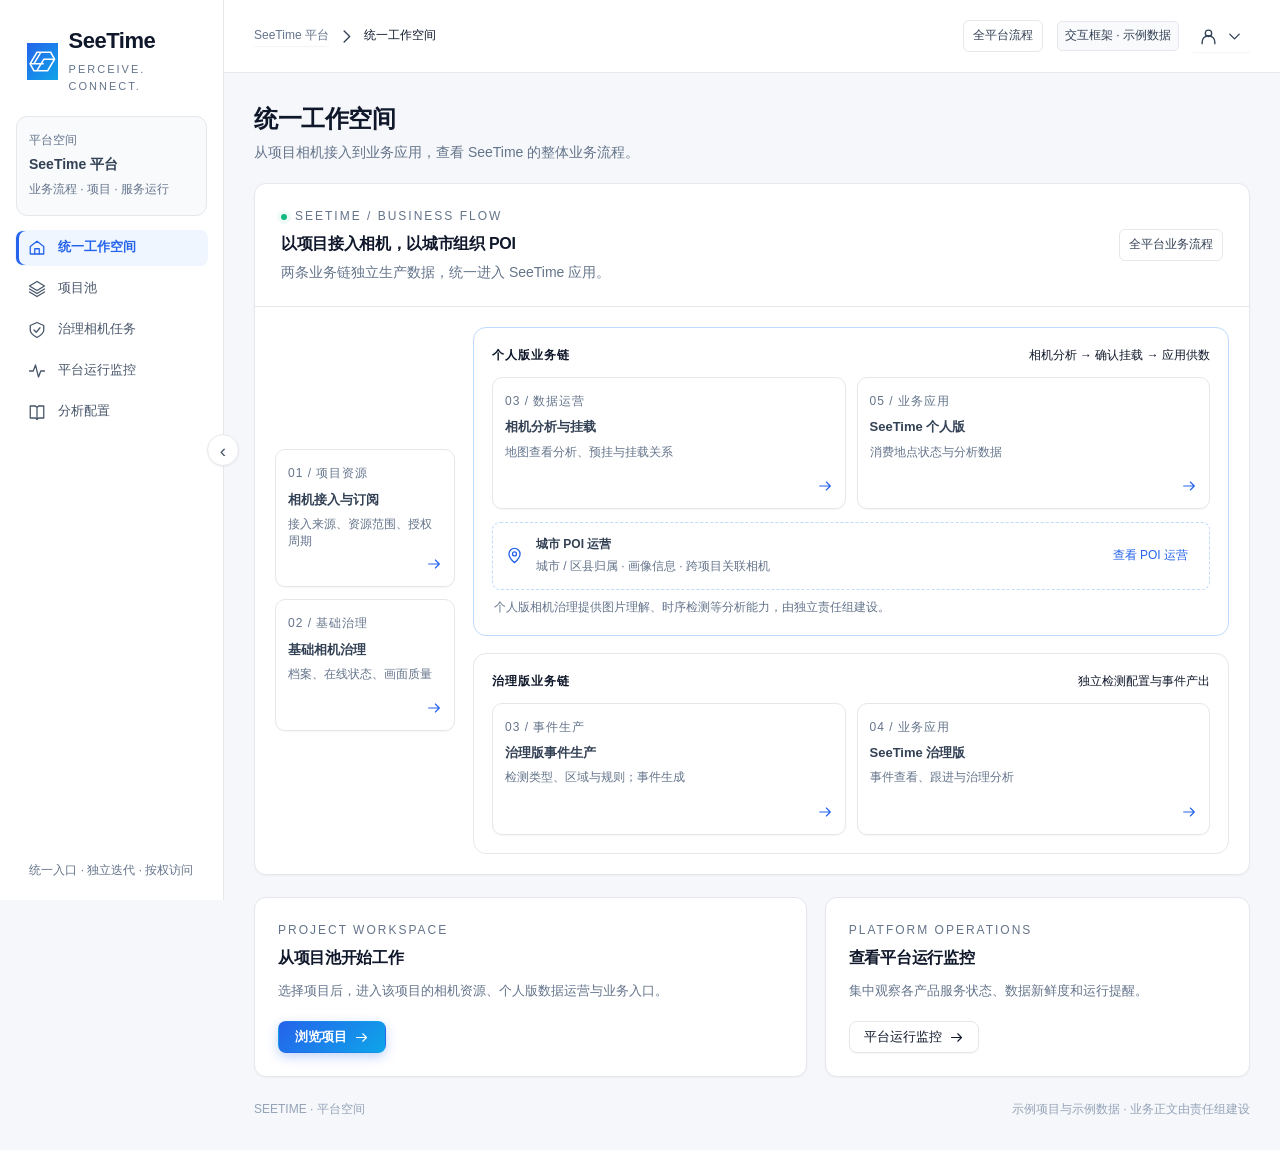
<file: index.html>
<!doctype html>
<html lang="zh-CN">
<head>
<meta charset="utf-8">
<link rel="icon" href="data:image/svg+xml,%3Csvg xmlns='http://www.w3.org/2000/svg' viewBox='0 0 32 32'%3E%3Crect width='32' height='32' rx='7' fill='%232563eb'/%3E%3Cpath d='M6 16l10-10 10 10-10 10z' fill='none' stroke='white' stroke-width='2'/%3E%3C/svg%3E">
<meta name="viewport" content="width=device-width,initial-scale=1">
<meta name="color-scheme" content="light">
<title>SeeTime · 城市感知工作空间</title>
<style>:root{--bg:#f5f7fa;--panel:#ffffff;--panel2:#ffffff;--border:#e5e7eb;--text:var(--text-primary);--muted:var(--text-secondary);--sub:var(--text-tertiary);--cyan:#0ea5e9;--action:#f8fafc;--action-hover:#0ea5e9;--blue:#2563eb;--green:#10b981;--amber:#f59e0b;--red:#ef4444;--radius:16px;--shadow:0 14px 40px #0f172a30;/* SeeTime typography and text roles */
--text-strong:#f2f7ff;--text-title:#e6eff9;--text-primary:#cad9e8;--text-secondary:#a7bcd2;--text-tertiary:#2563eb;--text-muted:#2563eb;--text-accent:#0ea5e9;--text-success:#10b981;--text-warn:#f59e0b;--text-danger:#ef4444;
--fs-display:28px;--fs-h1:22px;--fs-h2:16px;--fs-h3:14px;--fs-body:13px;--fs-small:12px;--fs-caption:11px;--fs-micro:10px;--fs-metric:30px;--fs-metric-sm:24px;
--fw-regular:400;--fw-medium:500;--fw-semibold:600;
--lh-tight:1.25;--lh-snug:1.4;--lh-base:1.5;--lh-relaxed:1.6;}*{box-sizing:border-box}html{background:#f5f7fa}body::before{content:"";position:fixed;inset:0;background:#f5f7fa;z-index:-1;pointer-events:none}body{margin:0;background:var(--bg);color:var(--text-primary);font:var(--fs-body)/var(--lh-relaxed) -apple-system,BlinkMacSystemFont,"Segoe UI","PingFang SC","Microsoft YaHei",sans-serif}button,input,select,textarea{font:inherit}button{cursor:pointer}button,a,input,select,textarea{-webkit-tap-highlight-color:transparent}button{color:inherit}button:disabled{cursor:not-allowed;opacity:.45}a{color:inherit}button:focus-visible,a:focus-visible{outline:2px solid var(--cyan);outline-offset:4px}input:focus,select:focus,textarea:focus{border-color:var(--cyan);outline:none;box-shadow:0 0 0 3px #0ea5e912}svg{display:block}button svg{pointer-events:none}.ico{width:19px;height:19px;flex:none;stroke:currentColor;stroke-width:1.7;fill:none;stroke-linecap:round;stroke-linejoin:round}.muted{color:var(--text-secondary)}.subtle{color:var(--text-tertiary)}.cyan{color:var(--text-accent)}.green{color:var(--text-success)}.amber{color:var(--text-warn)}.red{color:var(--text-danger)}.mono{font-variant-numeric:tabular-nums;font-family:ui-monospace,SFMono-Regular,Consolas,monospace}h1,h2,h3,p{margin:0}h1{font-size:var(--fs-h1);line-height:var(--lh-tight);letter-spacing:-.4px}h2{font-size:var(--fs-h2);letter-spacing:-.2px}h3{font-size:var(--fs-h3)}small{font-size:var(--fs-caption)}.app-shell{display:grid;grid-template-columns:224px minmax(0,1fr);min-height:100vh}.sidebar{position:sticky;top:0;height:100vh;background:#ffffff;border-right:1px solid #e5e7eb;display:flex;flex-direction:column;padding:27px 15px 18px;z-index:8}.logo{display:flex;align-items:center;gap:11px;padding:0 12px 30px}.logo-mark{width:37px;height:37px;color:var(--text-accent)}.logo strong{font-size:var(--fs-h1);letter-spacing:-.5px;line-height:var(--lh-tight)}.logo small{display:block;font-size:var(--fs-micro);letter-spacing:2px;color:var(--text-tertiary);margin-top:5px}.nav-group{font-size:var(--fs-caption);color:var(--text-tertiary);letter-spacing:1.2px;padding:18px 13px 8px}.nav{display:grid;gap:5px}.nav-button{display:flex;gap:12px;align-items:center;border:1px solid transparent;border-radius:9px;background:transparent;color:var(--text-accent);width:100%;text-align:left;padding:11px 13px;font-size:var(--fs-body)}.nav-button:hover{background:#ffffff;color:var(--text-accent)}.nav-button.active{border-color:#bfdbfe;background:linear-gradient(95deg,#f8fafc,#ffffff);color:var(--text-accent)}.nav-button .ico{width:18px;height:18px}.nav-end{margin-left:auto;font-size:var(--fs-caption);color:var(--text-tertiary)}.sidebar-bottom{margin-top:auto;padding:18px 10px 0}.user-box{display:flex;gap:10px;align-items:center;width:100%;border:1px solid var(--border);background:#ffffff;border-radius:11px;padding:10px;text-align:left}.avatar{width:31px;height:31px;border-radius:9px;background:#f8fafc;color:var(--text-primary);display:grid;place-items:center;flex:none;font-weight:var(--fw-semibold)}.user-box strong{display:block;font-size:var(--fs-small)}.user-box small{color:var(--text-secondary);font-size:var(--fs-caption)}.sidebar-note{font-size:var(--fs-caption);color:var(--text-tertiary);text-align:center;margin-top:12px}.main{min-width:0;background:var(--bg)}.topbar{height:73px;position:sticky;top:0;z-index:7;border-bottom:1px solid #e5e7eb;background:#ffffff;backdrop-filter:blur(15px);display:flex;align-items:center;justify-content:space-between;gap:16px;padding:0 30px}.crumb{display:flex;align-items:center;gap:11px;color:var(--text-primary);font-size:var(--fs-caption)}.crumb button{border:0;background:none;color:var(--text-secondary);padding:0}.crumb strong{color:var(--text-strong);font-weight:var(--fw-medium)}.top-actions{display:flex;align-items:center;gap:14px}.city-control{display:flex;align-items:center;gap:7px;color:var(--text-primary);font-size:var(--fs-small)}.city-control .ico{width:16px;height:16px}.city-control select{border:0;background:#ffffff;color:var(--text-primary);padding:7px 9px;border-radius:6px;font-size:var(--fs-caption)}.demo-tag{border:1px solid #e5e7eb;background:#ffffff;color:var(--text-primary);border-radius:5px;padding:4px 7px;font-size:var(--fs-caption);white-space:nowrap}.top-user{border:0;background:none;display:flex;align-items:center;gap:7px;color:var(--text-primary);font-size:var(--fs-small);padding:6px}.page{max-width:1650px;margin:auto;padding:30px}.page-heading{display:flex;align-items:flex-start;justify-content:space-between;gap:20px;margin-bottom:16px}.page-heading p{margin-top:0;color:var(--text-secondary);font-size:var(--fs-body)}.eyebrow{display:flex;gap:8px;align-items:center;font-size:var(--fs-caption);letter-spacing:2px;color:var(--text-tertiary);margin-bottom:5px}.live-dot{width:6px;height:6px;border-radius:50%;background:var(--green);box-shadow:0 0 0 4px #10b98110;display:inline-block;flex:none}.button{border:1px solid #bfdbfe;background:#ffffff;border-radius:8px;padding:9px 13px;display:inline-flex;align-items:center;justify-content:center;gap:7px;font-size:var(--fs-caption);white-space:nowrap;transition:background .15s,border .15s}.button:hover{border-color:#2563eb;background:#f8fafc}.button.primary{border-color:#bae6fd;background:var(--action);color:var(--text-accent);font-weight:var(--fw-semibold)}.button.primary:hover{border-color:var(--cyan);background:var(--action-hover)}.button.ghost{background:transparent;color:var(--text-accent)}.button.small{padding:5px 8px;font-size:var(--fs-caption)}.button.danger{border-color:#fecaca;color:var(--text-danger);background:#eef2ff}.button .ico{width:15px;height:15px}.link-button{border:0;background:none;color:var(--text-accent);font-size:var(--fs-caption);display:inline-flex;align-items:center;gap:5px;padding:3px 0}.link-button .ico{width:14px;height:14px}.box{background:var(--panel);border:1px solid var(--border);border-radius:var(--radius);box-shadow:var(--shadow);min-width:0}.box-title{padding:19px 21px;display:flex;align-items:center;justify-content:space-between;gap:14px;border-bottom:1px solid #e5e7eb}.box-title p{font-size:var(--fs-small);color:var(--text-secondary);margin-top:4px}.status{display:inline-flex;align-items:center;gap:5px;border:1px solid #e5e7eb;background:#ffffff80;color:var(--text-primary);border-radius:5px;padding:3px 7px;font-size:var(--fs-caption);white-space:nowrap}.status:before{content:"";width:4px;height:4px;background:currentColor;border-radius:50%}.status.warn{border-color:#fde68a;background:#fffbeb;color:var(--text-warn)}.status.off{border-color:#e5e7eb;background:#eef2ff;color:var(--text-primary)}.status.neutral{border-color:#e5e7eb;background:#ffffff80;color:var(--text-primary)}.section-head{display:flex;align-items:center;justify-content:space-between;gap:15px;margin:26px 0 14px}.section-head p{font-size:var(--fs-small);color:var(--text-secondary);margin-top:4px}/* The three named regions keep the complete business branches on the same layout. */
.hero{background:radial-gradient(ellipse at 72% -20%,#ffffff60,transparent 58%),linear-gradient(130deg,#ffffff,#ffffff);overflow:hidden}.hero-header{padding:23px 26px;display:flex;justify-content:space-between;gap:18px;align-items:center;border-bottom:1px solid #e5e7eb}.hero-header h2{font-size:var(--fs-h2)}.hero-header p{color:var(--text-primary);font-size:var(--fs-small);margin-top:5px}.hero-meta{display:flex;gap:22px}.hero-meta b{display:block;font-size:var(--fs-metric-sm);color:var(--text-strong);line-height:var(--lh-tight);font-variant-numeric:tabular-nums}.hero-meta small{display:block;margin-top:5px;color:var(--text-tertiary);font-size:var(--fs-caption)}.business-flow{display:grid;grid-template-columns:230px 42px minmax(0,1fr);grid-template-areas:"source bridge lanes";align-items:center;padding:26px;min-width:0}.flow-source{grid-area:source;display:grid;gap:12px}.flow-bridge{grid-area:bridge;align-self:stretch;display:flex;align-items:center}.flow-bridge svg{width:100%;height:100%;min-height:240px;color:var(--text-primary)}.flow-lanes{grid-area:lanes;display:grid;gap:17px;min-width:0}.module-node{border:1px solid #bfdbfe;border-radius:12px;background:linear-gradient(145deg,#ffffff,#ffffff);padding:15px 16px;text-align:left;width:100%;min-width:0;transition:border .2s,transform .2s,background .2s}.module-node:hover{border-color:#0ea5e9;transform:translateY(-2px);background:linear-gradient(145deg,#f8fafc,#ffffff)}.node-head{display:flex;justify-content:space-between;align-items:center;gap:10px;margin-bottom:13px}.node-icon{width:30px;height:30px;color:var(--text-primary);background:#ffffff6b;border:1px solid #bfdbfe;border-radius:8px;display:grid;place-items:center}.node-icon .ico{width:17px;height:17px}.node-kicker{font-size:var(--fs-caption);color:var(--text-muted);letter-spacing:1.1px}.module-node strong{font-size:var(--fs-h3);font-weight:var(--fw-semibold);display:block;margin-bottom:6px}.module-node p{font-size:var(--fs-caption);color:var(--text-tertiary);line-height:var(--lh-snug)}.node-foot{display:flex;align-items:center;justify-content:space-between;margin-top:16px;color:var(--text-tertiary);font-size:var(--fs-caption)}.node-foot .ico{width:14px;height:14px}.product-lane{border:1px solid #bfdbfe;border-radius:13px;background:linear-gradient(100deg,#ffffff80,#ffffff30);padding:15px}.product-lane.gov{border-color:#bae6fd;background:linear-gradient(100deg,#ffffff3d,#ffffff30)}.lane-title{display:flex;align-items:center;justify-content:space-between;margin-bottom:12px}.lane-title strong{font-size:var(--fs-caption);color:var(--text-strong);letter-spacing:1px}.lane-title small{font-size:var(--fs-caption);color:var(--text-strong)}.gov .lane-title strong{color:var(--text-strong)}.lane-content{display:grid;grid-template-columns:minmax(0,1.2fr) 25px minmax(0,1fr);align-items:center;gap:8px}.lane-content .module-node{background:#ffffff;border-color:#bfdbfe;padding:12px 13px;min-height:128px}.lane-content .node-head{margin-bottom:10px}.lane-content .module-node strong{font-size:var(--fs-body);margin-bottom:5px}.lane-content .module-node p{font-size:var(--fs-caption)}.lane-content .node-foot{margin-top:12px}.gov .lane-content .module-node{background:#ffffff;border-color:#e5e7eb}.gov .lane-content .module-node:hover{border-color:#10b981}.gov .node-foot{color:var(--text-tertiary)}.producer-stack{display:grid;grid-template-rows:1fr 1fr;gap:7px;min-width:0}.lane-content .producer-stack .module-node{min-height:0;padding:8px 10px}.producer-stack .node-head{margin-bottom:5px}.producer-stack .node-icon{width:22px;height:22px;border-radius:6px}.producer-stack .node-icon .ico{width:13px;height:13px}.producer-stack .node-kicker{font-size:var(--fs-caption);letter-spacing:.7px}.producer-stack .module-node strong{font-size:var(--fs-small);margin-bottom:2px}.producer-stack .module-node p{font-size:var(--fs-caption);line-height:var(--lh-snug)}.producer-stack .node-foot{font-size:var(--fs-caption);margin-top:4px}.lane-note{font-size:var(--fs-caption);color:var(--text-tertiary);margin:8px 2px 0}.lane-arrow{color:var(--text-primary);justify-self:center}.gov .lane-arrow{color:var(--text-primary)}.hero-footer{display:flex;justify-content:space-between;gap:12px;padding:12px 26px;border-top:1px solid #e5e7eb;color:var(--text-tertiary);font-size:var(--fs-caption)}.home-bottom{display:grid;grid-template-columns:minmax(0,1.3fr) minmax(0,1fr);gap:18px;margin-top:22px}.health-overview{display:flex;align-items:center;justify-content:space-between;gap:14px;padding:21px}.health-big{font-size:var(--fs-metric);line-height:var(--lh-tight);color:var(--text-success);letter-spacing:-2px}.health-big small{font-size:var(--fs-metric);letter-spacing:0;color:var(--text-tertiary)}.health-caption{font-size:var(--fs-caption);color:var(--text-secondary);margin-top:8px}.service-pills{display:flex;flex-wrap:wrap;gap:7px;padding:0 21px 21px}.service-pill{font-size:var(--fs-caption);border:1px solid #e5e7eb;background:#ffffff;border-radius:5px;padding:5px 7px;color:var(--text-tertiary);display:flex;align-items:center;gap:5px}.service-pill.warn{border-color:#fde68a;color:var(--text-warn);background:#ffffff}.alert-line{display:flex;gap:11px;align-items:flex-start;padding:13px 20px;border-top:1px solid #e5e7eb}.alert-line:first-child{border-top:0}.alert-mark{width:25px;height:25px;border-radius:7px;background:#fffbeb;color:var(--text-warn);display:grid;place-items:center;font-size:var(--fs-small);flex:none}.alert-line b{display:block;font-size:var(--fs-small);font-weight:var(--fw-medium)}.alert-line small{display:block;font-size:var(--fs-caption);color:var(--text-secondary);margin-top:3px}.alert-line button{margin-left:auto;align-self:center}.quick-modules{display:grid;grid-template-columns:repeat(3,minmax(0,1fr));gap:15px}.quick-module{padding:20px;display:flex;flex-direction:column}.quick-module p{font-size:var(--fs-small);color:var(--text-secondary);margin:8px 0 20px}.quick-module .button{align-self:flex-start;margin-top:auto}.empty{padding:55px 22px;text-align:center;color:var(--text-secondary)}.empty h2{color:var(--text-primary);margin-bottom:8px}.empty .ico{width:35px;height:35px;margin:0 auto 15px;color:var(--text-accent)}.empty .button{margin-top:18px}.metrics{display:grid;grid-template-columns:repeat(4,minmax(0,1fr));gap:14px;margin-bottom:22px}.metric{padding:17px 19px;border-radius:12px;border:1px solid var(--border);background:linear-gradient(135deg,#ffffff,#ffffff)}.metric-label{font-size:var(--fs-caption);color:var(--text-secondary);display:flex;align-items:center;justify-content:space-between}.metric-label .ico{width:16px;height:16px;color:var(--text-primary)}.metric-value{display:flex;align-items:baseline;gap:7px;margin-top:7px;font-size:var(--fs-metric);line-height:var(--lh-tight);font-weight:var(--fw-semibold);letter-spacing:-.7px}.metric-value small{font-size:var(--fs-metric);font-weight:var(--fw-regular);color:var(--text-tertiary);letter-spacing:0}.metric-note{font-size:var(--fs-caption);color:var(--text-tertiary);margin-top:5px}.tabs{display:flex;gap:7px;overflow-x:auto;white-space:nowrap;border-bottom:1px solid #e5e7eb;margin-bottom:20px}.tab{border:0;background:none;padding:11px 16px;color:var(--text-primary);font-size:var(--fs-small);border-bottom:2px solid transparent}.tab:hover{color:var(--text-primary)}.tab.active{color:var(--text-accent);border-color:var(--cyan);background:linear-gradient(0deg,#0ea5e9,transparent)}.toolbar{display:flex;align-items:center;justify-content:space-between;gap:12px;padding:17px 20px;border-bottom:1px solid #e5e7eb;flex-wrap:wrap}.search{position:relative;display:flex;align-items:center;gap:8px;min-width:180px;color:var(--text-primary)}.search input{width:230px;max-width:100%;background:#ffffff;border:1px solid #e5e7eb;color:var(--text-primary);padding:8px 12px 8px 34px;border-radius:7px;font-size:var(--fs-caption)}.search .ico{position:absolute;left:10px;width:15px;height:15px;pointer-events:none}.chips{display:flex;align-items:center;gap:6px;flex-wrap:wrap}.chip{padding:5px 10px;border:1px solid #e5e7eb;border-radius:5px;background:transparent;color:var(--text-primary);font-size:var(--fs-caption)}.chip.active{border-color:#0ea5e9;background:#f8fafc;color:var(--text-accent)}.table-wrap{overflow-x:auto}table{border-collapse:collapse;width:100%;font-size:var(--fs-small)}th{text-align:left;font-weight:var(--fw-medium);color:var(--text-tertiary);font-size:var(--fs-caption);background:#ffffff;border-bottom:1px solid #e5e7eb;padding:12px 19px;white-space:nowrap}td{padding:16px 19px;border-bottom:1px solid #e5e7eb;white-space:nowrap;color:var(--text-primary)}tr:last-child td{border-bottom:0}td strong{color:var(--text-strong);font-size:var(--fs-body);font-weight:var(--fw-medium);display:block}td small{color:var(--text-tertiary);font-size:var(--fs-caption);display:block;margin-top:3px}tbody tr:hover{background:#ffffff4d}.table-end{padding:11px 19px;border-top:1px solid #e5e7eb;color:var(--text-muted);font-size:var(--fs-caption);display:flex;justify-content:space-between;gap:10px}.data-split{display:grid;grid-template-columns:minmax(0,1.5fr) minmax(270px,.75fr);gap:20px;align-items:start}.source-grid{display:grid;grid-template-columns:repeat(3,minmax(0,1fr));gap:15px;margin-bottom:23px}.source-card{padding:20px;background:linear-gradient(155deg,#ffffff,#ffffff)}.source-card .ico{width:25px;height:25px;color:var(--text-accent);margin-bottom:17px}.source-card h3{margin-bottom:4px}.source-card .source-number{font-size:var(--fs-metric);margin:12px 0 3px}.source-card .source-number small{font-size:var(--fs-metric);color:var(--text-secondary);margin-left:6px}.source-card .source-status{display:flex;justify-content:space-between;gap:10px;margin-top:14px}.camera-grid{display:grid;grid-template-columns:repeat(3,minmax(0,1fr));gap:16px;padding:19px}.camera-tile{background:#ffffff;border:1px solid #e5e7eb;border-radius:11px;overflow:hidden}.scene{position:relative;aspect-ratio:16/9;background:#ffffff;overflow:hidden}.scene-photo{position:relative;display:block;width:100%;height:100%;min-height:0;overflow:hidden}.scene-photo>img{position:absolute;inset:0;width:100%;height:100%;object-fit:cover;display:block;filter:saturate(.9) brightness(.88)}.scene-overlay{position:absolute;inset:0;width:100%;height:100%;pointer-events:none}.scene>.scene-photo{width:100%;height:100%}.scene-badge{position:absolute;top:10px;left:10px;background:#ffffffb5;color:var(--text-primary);font-size:var(--fs-caption);border:1px solid #bfdbfe;border-radius:4px;padding:3px 6px}.scene-time{position:absolute;right:9px;bottom:8px;font-size:var(--fs-micro);letter-spacing:1px;color:var(--text-tertiary)}.camera-tile .camera-info{padding:13px 14px}.camera-info h3{font-size:var(--fs-h3)}.camera-info small{display:block;font-size:var(--fs-caption);color:var(--text-tertiary);margin-top:4px}.camera-info .camera-bottom{display:flex;align-items:center;justify-content:space-between;margin-top:13px}.progress{width:92px;height:5px;border-radius:9px;background:#f8fafc;overflow:hidden;margin:5px 0}.progress i{height:100%;display:block;background:#2563eb;border-radius:9px}.master-detail{display:grid;grid-template-columns:300px minmax(0,1fr);gap:18px;align-items:start}.selection-list{display:grid;gap:9px}.selection-card{padding:15px;text-align:left;border:1px solid #e5e7eb;border-radius:11px;background:#ffffff;width:100%}.selection-card.active{border-color:#0ea5e9;background:#ffffff;box-shadow:inset 3px 0 0 #0ea5e9}.selection-card h3{font-size:var(--fs-h3);margin-bottom:6px}.selection-card p{font-size:var(--fs-caption);color:var(--text-secondary)}.selection-card .selection-foot{display:flex;justify-content:space-between;margin-top:13px;gap:8px}.detail-content{padding:21px}.detail-grid{display:grid;grid-template-columns:repeat(2,minmax(0,1fr));gap:15px;margin:18px 0}.detail-item span{font-size:var(--fs-caption);color:var(--text-tertiary);display:block;margin-bottom:3px}.detail-item b{font-size:var(--fs-body);font-weight:var(--fw-medium);color:var(--text-strong)}.detail-actions{display:flex;gap:8px;padding-top:17px;border-top:1px solid #e5e7eb;flex-wrap:wrap}.note{border:1px solid #e5e7eb;background:#ffffff;border-radius:9px;padding:13px 15px;color:var(--text-tertiary);font-size:var(--fs-small);line-height:var(--lh-relaxed)}.note.warn{border-color:#fde68a;background:#fffbeb;color:var(--text-warn)}.region-preview{position:relative;aspect-ratio:16/8;background:#ffffff;border:1px solid #e5e7eb;border-radius:9px;overflow:hidden}.region-preview svg{width:100%;height:100%}.region-caption{position:absolute;bottom:10px;left:12px;color:var(--text-tertiary);font-size:var(--fs-caption);background:#ffffffb5;padding:3px 7px;border-radius:4px}.event-layout{display:grid;grid-template-columns:350px minmax(0,1fr);gap:20px;align-items:start}.event-list{display:grid;gap:10px}.event-card{border:1px solid #e5e7eb;background:#ffffff;border-radius:12px;padding:16px;text-align:left;width:100%}.event-card.active{border-color:#0ea5e9;background:#f8fafc;box-shadow:inset 3px 0 0 var(--cyan)}.event-card .event-head{display:flex;align-items:center;justify-content:space-between;gap:9px;margin-bottom:12px}.event-card h3{font-size:var(--fs-h3)}.event-card p{font-size:var(--fs-small);color:var(--text-primary)}.event-card small{display:block;font-size:var(--fs-caption);color:var(--text-tertiary);margin-top:10px}.event-detail{overflow:hidden}.event-detail .scene{aspect-ratio:16/6}.timeline{padding:18px 0 0}.timeline-item{padding:0 0 17px 19px;border-left:1px solid #bfdbfe;position:relative;color:var(--text-tertiary);font-size:var(--fs-caption)}.timeline-item:before{content:"";position:absolute;left:-4px;top:4px;width:7px;height:7px;border-radius:50%;background:#2563eb;border:2px solid #e5e7eb}.timeline-item small{display:block;color:var(--text-tertiary);margin-top:4px;font-size:var(--fs-caption)}.timeline-item:last-child{padding-bottom:0}.personal-header{background:radial-gradient(ellipse at 95% 20%,#f0f9ff,transparent 62%),linear-gradient(120deg,#ffffff,#ffffff);border:1px solid #bfdbfe;border-radius:18px;padding:28px;margin-bottom:25px}.personal-header h1{font-size:var(--fs-h1)}.personal-header p{color:var(--text-primary);margin-top:9px;font-size:var(--fs-body)}.personal-tools{display:flex;gap:14px;align-items:center;margin-top:23px;flex-wrap:wrap}.personal-tools .search{flex:1;max-width:390px}.personal-tools .search input{width:100%;border-color:#bae6fd;background:#ffffff}.place-grid{display:grid;grid-template-columns:repeat(3,minmax(0,1fr));gap:18px}.place-card{overflow:hidden;transition:border .2s}.place-card:hover{border-color:#0ea5e9}.place-card .scene{aspect-ratio:16/8}.place-body{padding:18px}.place-body .place-top{display:flex;align-items:center;justify-content:space-between;gap:10px}.place-body h3{font-size:var(--fs-h3)}.place-body p{font-size:var(--fs-small);color:var(--text-primary);margin-top:10px}.place-body .place-foot{margin-top:15px;display:flex;align-items:center;justify-content:space-between;gap:12px}.favorite{background:none;border:1px solid #bfdbfe;color:var(--text-primary);width:29px;height:29px;border-radius:50%;display:grid;place-items:center}.favorite .ico{width:14px;height:14px}.favorite.active{color:var(--text-accent);border-color:#fde68a;background:#fffbeb}.ask-panel{margin-top:23px;padding:23px;background:linear-gradient(100deg,#ffffff,#ffffff)}.ask-form{display:flex;gap:9px;margin-top:15px}.ask-form input{flex:1;min-width:0;border:1px solid #bfdbfe;background:#ffffff;border-radius:8px;color:var(--text-primary);padding:11px 13px;font-size:var(--fs-caption)}.ask-answer{border-top:1px solid #bfdbfe;margin-top:16px;padding-top:16px;font-size:var(--fs-body);color:var(--text-primary);line-height:var(--lh-relaxed)}.sparkline{width:140px;height:40px}.service-status-row{display:flex;align-items:center;gap:10px}.ops-grid{display:grid;grid-template-columns:minmax(0,1.7fr) minmax(280px,1fr);gap:20px;align-items:start}.stack{display:grid;gap:17px}.account-overlay,.drawer-overlay{position:fixed;inset:0;background:#ffffffa8;backdrop-filter:blur(5px);z-index:30}.drawer-overlay{display:flex;justify-content:flex-end}.drawer{width:530px;max-width:100vw;background:#ffffff;border-left:1px solid #bfdbfe;box-shadow:-12px 0 70px #0f172a66;display:flex;flex-direction:column;max-height:100dvh;animation:slide-in .2s ease}.drawer-head,.modal-head{display:flex;justify-content:space-between;align-items:flex-start;gap:15px;padding:22px;border-bottom:1px solid #e5e7eb}.drawer-head h2,.modal-head h2{font-size:var(--fs-h1)}.drawer-head p,.modal-head p{font-size:var(--fs-small);color:var(--text-secondary);margin-top:5px}.close-button{border:1px solid #e5e7eb;background:#ffffff;border-radius:7px;width:29px;height:29px;display:grid;place-items:center;color:var(--text-accent);flex:none}.close-button .ico{width:16px;height:16px}.drawer-body{padding:22px;overflow:auto}.drawer-body>.scene{border:1px solid #e5e7eb;border-radius:10px;margin-bottom:19px}.drawer-footer{padding:15px 22px;border-top:1px solid #e5e7eb;display:flex;gap:8px;align-items:center;justify-content:flex-end}.drawer-footer small{margin-right:auto;color:var(--text-tertiary);font-size:var(--fs-caption)}.modal-wrap{position:fixed;inset:0;z-index:40;display:grid;place-items:center;background:#ffffffb8;backdrop-filter:blur(6px);padding:20px}.modal{width:610px;max-width:100%;max-height:92dvh;background:#ffffff;border:1px solid #bfdbfe;border-radius:16px;box-shadow:0 30px 130px #0f172a88;display:flex;flex-direction:column}.modal-body{padding:22px;overflow:auto}.modal-footer{padding:16px 22px;border-top:1px solid #e5e7eb;display:flex;gap:10px;justify-content:flex-end;align-items:center}.modal-footer small{font-size:var(--fs-caption);color:var(--text-tertiary);margin-right:auto}.form-grid{display:grid;grid-template-columns:1fr 1fr;gap:16px}.form-field{display:flex;flex-direction:column;gap:7px;min-width:0}.form-field.full{grid-column:1/-1}.form-field label{font-size:var(--fs-caption);color:var(--text-tertiary)}.form-field input,.form-field select,.form-field textarea{width:100%;background:#ffffff;border:1px solid #e5e7eb;border-radius:7px;padding:10px 11px;color:var(--text-primary);font-size:var(--fs-caption)}.form-field textarea{resize:vertical;min-height:86px}.form-help{font-size:var(--fs-caption);color:var(--text-tertiary)}.form-error{background:#fef2f2;color:var(--text-danger);padding:9px 11px;border:1px solid #fecaca;border-radius:7px;font-size:var(--fs-small);margin-bottom:15px}.persona-grid{display:grid;grid-template-columns:1fr 1fr;gap:10px}.persona{border:1px solid #e5e7eb;background:#ffffff;padding:14px;border-radius:10px;text-align:left;display:flex;gap:11px}.persona:hover{border-color:var(--cyan);background:#f8fafc}.persona.active{border-color:#0ea5e9;background:#f8fafc}.persona .ico{color:var(--text-primary);margin-top:3px}.persona strong{font-size:var(--fs-small);display:block}.persona small{font-size:var(--fs-caption);color:var(--text-tertiary);display:block;margin-top:4px}.local-note{color:var(--text-tertiary);font-size:var(--fs-caption);margin-top:12px}.toast{position:fixed;bottom:24px;left:calc(50% + 100px);transform:translateX(-50%);z-index:60;background:#f8fafc;border:1px solid #0ea5e9;border-radius:10px;box-shadow:0 15px 40px #0f172a55;color:var(--text-primary);padding:11px 17px;font-size:var(--fs-small);max-width:90vw;animation:toast-in .15s ease}.visually-hidden{position:absolute;width:1px;height:1px;padding:0;margin:-1px;overflow:hidden;clip:rect(0,0,0,0);white-space:nowrap;border:0}.page-foot{padding-top:23px;display:flex;align-items:center;justify-content:space-between;color:var(--text-muted);font-size:var(--fs-caption);gap:13px}.future-extension{border:1px dashed #bfdbfe;border-radius:10px;color:var(--text-primary);display:flex;align-items:center;justify-content:center;gap:9px;padding:15px;font-size:var(--fs-small);margin-top:20px}.history-entry{border-top:1px solid #e5e7eb;padding:12px 0;font-size:var(--fs-small);color:var(--text-primary)}.history-entry small{display:block;color:var(--text-tertiary);margin-top:4px}
@keyframes slide-in{from{transform:translateX(25px);opacity:.6}to{transform:none;opacity:1}}@keyframes toast-in{from{opacity:0;bottom:16px}to{opacity:1;bottom:24px}}
@media(min-width:1600px){.business-flow{grid-template-columns:270px 65px minmax(0,1fr);padding:30px}.lane-content .module-node{padding:18px}.module-node strong{font-size:var(--fs-h3)}.lane-content .module-node strong{font-size:var(--fs-h3)}}
@media(max-width:1190px){.app-shell{grid-template-columns:202px minmax(0,1fr)}.sidebar{padding-left:11px;padding-right:11px}.page{padding:24px}.topbar{padding:0 24px}.business-flow{grid-template-columns:200px 30px minmax(0,1fr);padding:21px}.module-node{padding:13px}.lane-content{grid-template-columns:minmax(0,1.1fr) 18px minmax(0,1fr);gap:5px}.lane-content>.module-node{padding:10px}.lane-content>.module-node strong{font-size:var(--fs-small)}.lane-title small{display:none}.source-grid{grid-template-columns:repeat(2,minmax(0,1fr))}.metrics{gap:10px}.metric{padding:14px}.data-split,.ops-grid{grid-template-columns:minmax(0,1fr)}.camera-grid{grid-template-columns:repeat(2,minmax(0,1fr))}.event-layout{grid-template-columns:285px minmax(0,1fr)}.place-grid{grid-template-columns:repeat(2,minmax(0,1fr))}.home-bottom{grid-template-columns:1fr 1fr}.hero-meta{gap:14px}.master-detail{grid-template-columns:250px minmax(0,1fr)}}
@media(max-width:1080px){.business-flow{grid-template-columns:minmax(0,1fr);grid-template-areas:"source" "bridge" "lanes";gap:16px}.flow-source{grid-template-columns:repeat(2,minmax(0,1fr))}.flow-bridge{height:14px;justify-content:center}.flow-bridge svg{width:26px;height:20px;min-height:0;transform:rotate(90deg)}.flow-lanes{gap:13px}.hero-meta{display:none}.hero-header{padding:20px}.hero-footer{padding:12px 20px}.home-bottom{grid-template-columns:1fr}.quick-modules{grid-template-columns:repeat(2,minmax(0,1fr))}.event-layout,.master-detail{grid-template-columns:minmax(0,1fr)}.event-list,.selection-list{display:grid;grid-template-columns:repeat(2,minmax(0,1fr))}.metrics{grid-template-columns:repeat(2,minmax(0,1fr))}.top-user span{display:none}}
@media(max-width:700px){.app-shell{grid-template-columns:minmax(0,1fr)}.sidebar{position:static;height:auto;padding:15px 14px 10px}.logo{padding:0 2px 12px}.logo strong{font-size:var(--fs-h1)}.logo small{font-size:var(--fs-micro)}.logo-mark{width:31px;height:31px}.nav-group,.sidebar-bottom{display:none}.nav{display:flex;overflow-x:auto;gap:6px;padding:3px 0 6px}.nav-button{width:auto;flex:none;padding:8px 10px;font-size:var(--fs-caption);border:1px solid #e5e7eb}.nav-button .ico{width:15px;height:15px}.nav-end{display:none}.topbar{height:61px;padding:0 15px;position:sticky}.top-actions{gap:9px}.city-control{font-size:var(--fs-caption)}.demo-tag{font-size:var(--fs-caption)}.crumb{font-size:var(--fs-caption);gap:6px}.crumb span{display:none}.top-user{padding:3px}.page{padding:22px 15px}.page-heading{margin-bottom:14px;gap:12px}.page-heading p{font-size:var(--fs-small)}.page-heading .button{padding:7px 9px;font-size:var(--fs-caption)}h1{font-size:var(--fs-h1)}.eyebrow{font-size:var(--fs-caption)}.hero-header h2{font-size:var(--fs-h2)}.hero-header p{font-size:var(--fs-caption)}.business-flow{padding:15px}.module-node strong{font-size:var(--fs-body)}.module-node p{font-size:var(--fs-caption)}.node-foot{font-size:var(--fs-caption)}.flow-source{gap:9px}.product-lane{padding:11px}.lane-content>.module-node{min-height:142px}.lane-content>.module-node strong{font-size:var(--fs-small)}.lane-content>.module-node p{font-size:var(--fs-caption)}.hero-footer{font-size:var(--fs-caption);padding:11px 15px}.hero-footer span:last-child{display:none}.box-title{padding:16px}.box-title p{font-size:var(--fs-caption)}.metrics{margin-bottom:18px;gap:9px}.metric-value{font-size:var(--fs-metric)}.metric-label{font-size:var(--fs-caption)}.metric-note{font-size:var(--fs-caption)}.camera-grid,.place-grid,.source-grid,.quick-modules{grid-template-columns:minmax(0,1fr)}.source-grid{gap:12px}.source-card{padding:17px}.source-card .ico{margin-bottom:10px}.source-card .source-number{font-size:var(--fs-metric)}.event-list,.selection-list{grid-template-columns:minmax(0,1fr)}.form-grid{grid-template-columns:minmax(0,1fr)}.form-field.full{grid-column:auto}.persona-grid{grid-template-columns:minmax(0,1fr)}.modal-wrap{padding:10px}.modal{max-height:95dvh}.drawer-head,.modal-head,.drawer-body,.modal-body{padding:18px}.drawer-footer,.modal-footer{padding:13px 18px}.toast{left:50%;width:max-content;max-width:92vw}.page-foot{font-size:var(--fs-caption)}.toolbar{padding:13px;align-items:flex-start}.search input{width:100%}.search{width:100%}th{padding:11px 14px}td{padding:14px}.personal-header{padding:21px}.personal-header h1{font-size:var(--fs-h1)}.ask-form{flex-direction:column}.ask-form .button{align-self:flex-end}.detail-content{padding:17px}.health-overview{padding:18px}.home-bottom{gap:16px}.topbar .demo-tag{display:none}.source-status{flex-wrap:wrap}}
@media(prefers-reduced-motion:reduce){*{animation:none!important;transition:none!important;scroll-behavior:auto!important}}/* Shared module navigation and responsibility layer. */
.logo,.sidebar-bottom{flex:none}.nav{flex:1;min-height:0;overflow-y:auto;overscroll-behavior:contain;align-content:start;scrollbar-width:thin;scrollbar-color:#f8fafc transparent}.sidebar-bottom{margin-top:0}.nav-entry{min-width:0}.module-subnav{display:grid;gap:3px;margin:4px 5px 9px 22px;padding:5px 0 5px 17px;border-left:1px solid #e5e7eb}.module-section-button{border:0;background:transparent;text-align:left;border-radius:6px;padding:7px 10px;font-size:var(--fs-caption);color:var(--text-accent);white-space:nowrap}.module-section-button:hover{background:#ffffff;color:var(--text-accent)}.module-section-button.active{color:var(--text-accent);background:#f8fafc;box-shadow:inset 2px 0 0 var(--cyan)}.module-secondary-mobile{display:none}.module-stage{border:1px solid #e5e7eb;border-radius:var(--radius);background:#ffffff;overflow:hidden;min-width:0}.module-level-heading{display:flex;justify-content:space-between;align-items:center;gap:15px;padding:18px 23px 0}.module-level-heading h2{font-size:var(--fs-h2);font-weight:var(--fw-semibold)}.module-level-heading>span{font-size:var(--fs-caption);color:var(--text-tertiary)}.module-view-tabs{display:flex;gap:24px;overflow-x:auto;white-space:nowrap;padding:0 23px;border-bottom:1px solid #e5e7eb;scrollbar-width:thin}.module-view-button{background:none;border:0;border-bottom:2px solid transparent;color:var(--text-accent);padding:15px 1px 12px;font-size:var(--fs-body)}.module-view-button:hover{color:var(--text-accent)}.module-view-button.active{color:var(--text-accent);border-bottom-color:var(--cyan)}.module-canvas{position:relative;isolation:isolate;height:clamp(400px,calc(100dvh - 380px),640px);overflow:hidden;background:#f5f7fa}.module-preview{height:100%;overflow:hidden;padding:23px;filter:blur(3px);opacity:.3;pointer-events:none;user-select:none}.module-preview .page-heading,.module-preview>.tabs{display:none}.module-build-mask{position:absolute;inset:0;z-index:1;display:grid;place-items:center;padding:32px;background:linear-gradient(135deg,#ffffffb8,#ffffff)}.module-build-message{width:min(100%,590px);text-align:center;padding:38px 34px;border:1px solid #bfdbfe;border-radius:16px;background:linear-gradient(145deg,#ffffff,#ffffff);box-shadow:0 20px 70px #0f172a50}.module-build-icon{display:grid;place-items:center;width:52px;height:52px;margin:0 auto 22px;border-radius:14px;border:1px solid #bae6fd;color:var(--text-accent);background:#f8fafc}.module-build-icon .ico{width:26px;height:26px}.module-build-message h2{max-width:510px;margin:auto;color:var(--text-primary);font-size:var(--fs-h2);font-weight:var(--fw-semibold);line-height:var(--lh-snug);letter-spacing:.3px;text-wrap:balance;overflow-wrap:anywhere}.module-build-message p{color:var(--text-primary);margin-top:17px;font-size:var(--fs-body);letter-spacing:1px}
@media(max-width:700px){.nav{flex:none;overflow-x:auto;overflow-y:hidden}.module-subnav{display:none}.module-secondary-mobile{display:flex;gap:7px;overflow-x:auto;margin:-3px 0 16px;padding:2px 0 7px;scrollbar-width:thin}.module-secondary-mobile .module-section-button{border:1px solid #e5e7eb;padding:7px 12px;background:#ffffff}.module-secondary-mobile .module-section-button.active{border-color:#0ea5e9;background:#f8fafc;box-shadow:none}.module-level-heading{padding:16px 16px 0}.module-level-heading h2{font-size:var(--fs-h2)}.module-level-heading>span{font-size:var(--fs-caption)}.module-view-tabs{padding:0 16px;gap:22px}.module-view-button{font-size:var(--fs-caption)}.module-canvas{height:440px}.module-preview{padding:16px}.module-build-mask{padding:18px}.module-build-message{padding:27px 20px;border-radius:12px}.module-build-message h2{font-size:var(--fs-h2);line-height:var(--lh-snug)}.module-build-message p{font-size:var(--fs-small);letter-spacing:0}.module-build-icon{width:44px;height:44px;margin-bottom:17px}.module-build-icon .ico{width:23px;height:23px}}/* Platform and project share the same tokens, controls and page spacing. */
.sidebar{min-height:0}.sidebar .nav{min-height:0;overflow-y:auto;align-content:start}.logo{padding-bottom:20px}.workspace-context{padding:14px 12px 16px;margin:0 1px 14px;border:1px solid var(--border);border-radius:11px;background:linear-gradient(140deg,#ffffff,#ffffff)}.workspace-context>span{display:block;color:var(--text-tertiary);font-size:var(--fs-caption)}.workspace-context>strong{display:block;font-size:var(--fs-h3);line-height:var(--lh-snug);margin-top:5px;overflow-wrap:anywhere}.workspace-context>small{display:block;color:var(--text-secondary);font-size:var(--fs-caption);margin-top:5px}.context-back{border:0;background:none;color:var(--text-accent);padding:0 0 12px;font-size:var(--fs-caption);text-align:left}.context-select{display:flex;align-items:center;gap:9px;color:var(--text-secondary);font-size:var(--fs-caption);min-width:0}.context-select>span{flex:none}.context-select select{background:#ffffff;border:1px solid #e5e7eb;border-radius:7px;color:var(--text-primary);padding:7px 9px;min-width:0;max-width:280px;overflow:hidden;text-overflow:ellipsis}.workspace-context .context-select{display:grid;gap:5px;margin-top:13px}.workspace-context select{width:100%;font-size:var(--fs-caption)}.scope-badge{display:inline-flex;align-items:center;gap:6px;border:1px solid #e5e7eb;border-radius:6px;background:#ffffff;color:var(--text-primary);padding:5px 9px;font-size:var(--fs-caption);white-space:nowrap}.city-scope{border-color:#bae6fd;color:var(--text-primary);background:#ffffff}.context-toolbar{display:flex;align-items:center;gap:12px;flex-wrap:wrap;padding:13px 16px;border:1px solid var(--border);border-radius:10px;background:#ffffff;margin-bottom:19px}.context-toolbar>.button{margin-left:auto}.context-toolbar>.muted{font-size:var(--fs-caption)}.framework-hero{overflow:hidden}.platform-flow{display:grid;grid-template-columns:210px minmax(0,1fr);gap:25px;padding:25px;align-items:center}.flow-intake{display:grid;gap:12px}.flow-paths{display:grid;gap:17px;min-width:0}.business-path{border:1px solid #bfdbfe;border-radius:13px;padding:18px;background:linear-gradient(115deg,#ffffff66,#ffffff22)}.business-path.gov{border-color:#e5e7eb;background:#ffffff33}.path-steps{display:grid;grid-template-columns:repeat(3,minmax(0,1fr));gap:11px}.path-steps.two{grid-template-columns:repeat(2,minmax(0,1fr))}.flow-step{position:relative;display:flex;flex-direction:column;gap:7px;text-align:left;color:var(--text-primary);border:1px solid #e5e7eb;background:linear-gradient(140deg,#ffffff,#ffffff);border-radius:10px;padding:17px 14px;min-width:0;min-height:132px;transition:border-color .15s,background .15s}.flow-step:hover{border-color:#0ea5e9;background:#ffffff}.flow-step>span{font-size:var(--fs-caption);letter-spacing:1px;color:var(--text-tertiary)}.flow-step>strong{font-size:var(--fs-h3);line-height:var(--lh-snug)}.flow-step>small{color:var(--text-tertiary);font-size:var(--fs-caption);line-height:var(--lh-snug);padding-right:8px}.flow-step>.ico{margin-top:auto;align-self:flex-end;color:var(--text-accent);width:16px;height:16px}.shared-poi{display:flex;gap:12px;align-items:center;margin-top:13px;padding:12px;border:1px dashed #bfdbfe;border-radius:8px;background:#ffffff55}.shared-poi>.ico{color:var(--text-accent);flex:none}.shared-poi strong{font-size:var(--fs-small);display:block}.shared-poi small{display:block;color:var(--text-secondary);font-size:var(--fs-caption);margin-top:3px}.shared-poi>.button{margin-left:auto}.lane-note{font-size:var(--fs-caption)}.gateway{padding:23px}.gateway p{font-size:var(--fs-body);color:var(--text-secondary);margin:10px 0 20px}.project-pool{overflow:hidden}.project-grid{display:grid;grid-template-columns:repeat(3,minmax(0,1fr));gap:18px;padding:21px}.project-card{padding:22px;border:1px solid #e5e7eb;border-radius:13px;background:radial-gradient(ellipse at 100% 0,#ffffff40,transparent 70%),linear-gradient(145deg,#ffffff,#ffffff);min-width:0}.project-card-head{display:flex;justify-content:space-between;align-items:center;margin-bottom:21px}.project-card>small{color:var(--text-tertiary);font-size:var(--fs-caption)}.project-card h2{font-size:var(--fs-h2);line-height:var(--lh-snug);margin-top:7px;min-height:54px}.project-card-stats{display:grid;grid-template-columns:repeat(3,minmax(0,1fr));gap:10px;padding:19px 0 22px;margin-top:10px;border-top:1px solid #e5e7eb}.project-card-stats strong{display:block;font-size:var(--fs-metric-sm);font-variant-numeric:tabular-nums}.project-card-stats strong small{font-size:var(--fs-metric-sm);margin-left:2px}.project-card-stats span{display:block;font-size:var(--fs-caption);color:var(--text-secondary);margin-top:5px}.project-card>.button{width:100%}.parking-drawing{position:relative;aspect-ratio:640/300;overflow:hidden;border:1px solid #bfdbfe;border-radius:10px;background:#ffffff}.parking-drawing>svg{position:absolute;inset:0;width:100%;height:100%}.topbar .crumb{min-width:0;flex-wrap:wrap;gap:8px}.topbar .crumb button{max-width:210px;overflow:hidden;text-overflow:ellipsis;white-space:nowrap}.top-actions{flex-shrink:0}.module-preview .box{box-shadow:none}.module-preview .detail-content{padding:20px}
@media(max-width:1280px){.project-grid{grid-template-columns:repeat(2,minmax(0,1fr))}.platform-flow{grid-template-columns:180px minmax(0,1fr);padding:20px;gap:18px}.flow-step>strong{font-size:var(--fs-body)}.flow-step{padding:14px 12px}.shared-poi{flex-wrap:wrap}.topbar .crumb button{max-width:155px}.top-user span{display:none}}
@media(max-width:1000px){.platform-flow{grid-template-columns:minmax(0,1fr)}.flow-intake{grid-template-columns:1fr 1fr}.framework-hero .hero-header{align-items:flex-start}.hero-header>.scope-badge{display:none}.topbar .crumb button:nth-of-type(2){display:none}.topbar .crumb .ico:nth-of-type(2){display:none}}
@media(max-width:700px){.sidebar .nav{overflow-x:auto;overflow-y:visible;display:flex}.workspace-context{margin:0 0 12px;padding:10px 12px;display:grid;grid-template-columns:1fr auto;gap:3px 12px}.workspace-context>strong{font-size:var(--fs-body);margin:0;grid-column:1}.workspace-context>span{font-size:var(--fs-caption)}.workspace-context>small{font-size:var(--fs-caption);margin:0;grid-column:1}.workspace-context .context-select{margin:0;grid-column:2;grid-row:1/4;max-width:180px;align-self:center}.workspace-context .context-select>span{display:none}.context-back{grid-column:1/-1;padding-bottom:5px}.workspace-context .context-back~.context-select{grid-row:2/5}.logo{padding-bottom:13px}.topbar{height:auto;min-height:65px;gap:9px;padding-top:10px;padding-bottom:10px;flex-wrap:wrap}.topbar .crumb{flex:1;min-width:140px;font-size:var(--fs-caption)}.topbar .crumb>button:first-child{display:none}.topbar .crumb>.ico:first-of-type{display:none}.topbar .top-actions{margin-left:auto}.topbar .context-select>span{display:none}.topbar .context-select select{max-width:125px;font-size:var(--fs-caption)}.topbar .demo-tag{display:none}.scope-badge{font-size:var(--fs-caption)}.context-toolbar{padding:12px;gap:11px}.context-select{font-size:var(--fs-caption);max-width:100%;flex-wrap:wrap}.context-select select{max-width:100%}.context-toolbar>.button{margin-left:0}.project-grid{grid-template-columns:1fr;padding:14px}.project-card h2{min-height:0}.path-steps,.path-steps.two{grid-template-columns:1fr}.flow-intake{grid-template-columns:1fr}.flow-step{min-height:100px}.business-path{padding:14px}.lane-title small{display:none}.platform-flow{padding:14px;gap:14px}.shared-poi>.button{margin-left:0}.health-overview{flex-wrap:wrap}.topbar .scope-badge{white-space:normal}}.health-kpis{display:grid;grid-template-columns:repeat(4,minmax(0,1fr));gap:24px;padding:24px}.health-kpis span{font-size:var(--fs-small);color:var(--text-secondary)}.health-kpis strong{display:block;font-size:var(--fs-metric);line-height:var(--lh-tight);margin-top:9px;font-variant-numeric:tabular-nums}.health-kpis small{font-size:var(--fs-caption);font-weight:var(--fw-regular);margin-left:5px;color:var(--text-secondary)}.health-kpis p{font-size:var(--fs-caption);color:var(--text-tertiary);margin-top:7px}@media(max-width:700px){.health-kpis{grid-template-columns:repeat(2,minmax(0,1fr));gap:20px;padding:19px}}.framework-build-note{display:flex;align-items:center;gap:9px;color:var(--text-tertiary);font-size:var(--fs-small);margin:0 0 15px}.framework-build-note .ico{width:16px;height:16px;color:var(--text-tertiary)}.record-heading{display:flex;align-items:center;gap:18px;padding:0 0 20px}.record-heading h2{font-size:var(--fs-h1)}.record-heading span{font-size:var(--fs-caption);color:var(--text-secondary)}@media(max-width:700px){.record-heading{align-items:flex-start;flex-wrap:wrap;gap:12px}.framework-build-note{align-items:flex-start;font-size:var(--fs-caption)}}.camera-register table{min-width:1040px}.camera-identity{display:flex;align-items:center;gap:13px;min-width:235px}.camera-identity strong{max-width:190px;white-space:normal;line-height:var(--lh-base)}.camera-list-thumb{position:relative;width:80px;height:49px;border:1px solid #bfdbfe;border-radius:7px;overflow:hidden;flex:none;background:#ffffff;display:grid;place-items:center;color:var(--text-tertiary)}.camera-list-thumb>.scene-photo{width:100%;height:100%}.camera-list-thumb>.ico{width:22px;height:22px}.camera-list-thumb>span{position:absolute;bottom:1px;right:3px;font-size:var(--fs-caption);color:var(--text-tertiary);background:#ffffffbd;padding:0 3px;border-radius:3px}.camera-location-text,.camera-watermark-text{display:block;white-space:normal;line-height:var(--lh-relaxed);max-width:175px}.camera-coordinate-text{font-size:var(--fs-caption);line-height:var(--lh-snug)}.camera-state-stack{display:grid;gap:5px;justify-items:start}.camera-value{display:inline-flex;padding:5px 8px;font-size:var(--fs-caption);line-height:var(--lh-snug);border-radius:6px;border:1px solid #bfdbfe;background:#ffffff;color:var(--text-tertiary);white-space:normal;max-width:155px}.camera-value.personal{border-color:#bfdbfe;background:#f8fafc;color:var(--text-primary)}.camera-value.governance{border-color:#bae6fd;background:#f8fafc;color:var(--text-primary)}.camera-value.both{border-color:#bae6fd;background:#f8fafc;color:var(--text-primary)}.camera-value.unknown{border-color:#fde68a;background:#fffbeb;color:var(--text-warn)}.camera-governance-notice{display:flex;gap:9px;align-items:center;color:var(--text-secondary);font-size:var(--fs-small);padding:12px 15px;border:1px solid #e5e7eb;background:#ffffff;border-radius:9px;margin-bottom:19px}.camera-governance-notice>.ico{width:16px;height:16px;color:var(--text-primary)}.camera-governance-layout{display:grid;grid-template-columns:minmax(0,1.08fr) minmax(365px,.92fr);gap:21px;align-items:start}.camera-visual-column,.camera-information-column{display:grid;gap:20px;min-width:0}.camera-frames{overflow:hidden}.camera-frames .box-title{align-items:center}.camera-frame-view{position:relative;aspect-ratio:16/9;background:#ffffff;overflow:hidden;border-top:1px solid #e5e7eb;border-bottom:1px solid #e5e7eb}.camera-frame-view>.scene-photo{width:100%;height:100%}.camera-frame-view.dim-frame>.scene-photo img{filter:brightness(.62)}.frame-time{position:absolute;right:10px;bottom:10px;padding:3px 7px;border-radius:5px;font-size:var(--fs-caption);color:var(--text-tertiary);background:#ffffffce}.frame-unavailable{height:100%;min-height:180px;display:flex;align-items:center;justify-content:center;flex-direction:column;gap:12px;color:var(--text-secondary)}.frame-unavailable>.ico{width:34px;height:34px;color:var(--text-danger)}.frame-unavailable strong{color:var(--text-danger);font-size:var(--fs-h3);font-weight:var(--fw-medium)}.frame-unavailable span{font-size:var(--fs-caption)}.camera-location-tools{padding:20px;border:1px solid #e5e7eb;border-radius:13px;background:linear-gradient(135deg,#ffffff,#ffffff)}.location-heading{display:flex;align-items:center;gap:12px}.location-heading h3{font-size:var(--fs-h3)}.location-heading p{font-size:var(--fs-caption);color:var(--text-secondary);margin-top:5px}.location-coordinates{margin:18px 0;padding:14px 15px;background:#ffffff;border:1px solid #e5e7eb;border-radius:8px}.location-coordinates>span{display:block;font-size:var(--fs-caption);color:var(--text-tertiary)}.location-coordinates>strong{display:block;font-size:var(--fs-metric-sm);letter-spacing:.3px;font-weight:var(--fw-semibold);color:var(--text-strong);margin-top:7px;font-variant-numeric:tabular-nums}.location-help{font-size:var(--fs-caption);line-height:var(--lh-snug);color:var(--text-secondary);margin-top:13px}.camera-basic-info .detail-grid{margin:0;gap:19px 15px}.camera-basic-info .detail-grid>div{display:grid;grid-template-columns:78px minmax(0,1fr);gap:7px;align-items:start}.camera-basic-info .detail-grid>div strong{overflow-wrap:anywhere}.camera-basic-info .detail-item span{font-size:var(--fs-caption)}.camera-basic-info .detail-item b{font-size:var(--fs-body);overflow-wrap:anywhere}.camera-basic-info .form-grid{gap:15px}.camera-basic-info .form-field input,.camera-basic-info .form-field select,.camera-basic-info .form-field textarea{width:100%;min-width:0}.camera-basic-info .form-field label{font-size:var(--fs-caption)}.camera-basic-info .form-help{line-height:var(--lh-relaxed)}.camera-business-value .box-title{align-items:flex-start;flex-wrap:wrap}.camera-business-value .camera-value{max-width:none}.camera-value-reason{font-size:var(--fs-body);line-height:var(--lh-relaxed);color:var(--text-primary)}.camera-value-note{font-size:var(--fs-caption);line-height:var(--lh-snug);margin-top:13px}.camera-value-options{border:0;padding:0;margin:0 0 17px;display:grid;grid-template-columns:1fr 1fr;gap:9px}.value-option{display:flex;align-items:flex-start;gap:8px;padding:11px 10px;border:1px solid #e5e7eb;border-radius:8px;color:var(--text-primary);font-size:var(--fs-small);cursor:pointer;background:#ffffff;line-height:var(--lh-relaxed)}.value-option.selected{border-color:#0ea5e9;background:#f8fafc;color:var(--text-accent)}.value-option input{accent-color:#0ea5e9;flex:none;margin:4px 0 0;width:13px;height:13px}.camera-business-value textarea{width:100%;min-height:90px}.camera-save-bar{position:sticky;bottom:14px;z-index:5;display:flex;align-items:center;justify-content:space-between;gap:12px;flex-wrap:wrap;padding:14px 16px;border:1px solid #bfdbfe;border-radius:11px;background:#ffffff;box-shadow:0 8px 30px #0f172a55}.camera-save-bar>span{font-size:var(--fs-caption);color:var(--text-secondary)}.camera-save-bar>div{display:flex;gap:9px}.camera-last-edit{font-size:var(--fs-caption);color:var(--text-tertiary);text-align:right;padding:0 3px}.camera-basic-info .form-error{margin-bottom:16px}
@media(max-width:1180px){.camera-governance-layout{grid-template-columns:minmax(0,1fr)}.camera-visual-column{grid-template-columns:minmax(0,1fr) minmax(290px,.8fr);align-items:start}.camera-information-column{grid-template-columns:minmax(0,1.1fr) minmax(300px,.9fr);align-items:start}.camera-save-bar,.camera-last-edit{grid-column:1/-1}}
@media(max-width:900px){.camera-visual-column,.camera-information-column{grid-template-columns:minmax(0,1fr)}.camera-save-bar{position:static}.camera-governance-notice{align-items:flex-start}}
@media(max-width:700px){.camera-governance-layout{gap:16px}.camera-visual-column,.camera-information-column{gap:16px}.camera-location-tools{padding:17px}.location-coordinates>strong{font-size:var(--fs-metric-sm)}.camera-value-options{grid-template-columns:1fr}.camera-business-value .box-title,.camera-basic-info .box-title{padding:16px}.camera-basic-info .detail-content,.camera-business-value .detail-content{padding:17px}.camera-save-bar>div{width:100%}.camera-save-bar>div>.button{flex:1}}.frame-review-toolbar{display:flex;align-items:center;flex-wrap:wrap;gap:9px;padding:14px 16px;background:#ffffff}.frame-date input{color-scheme:light;color:var(--text-primary);background:#ffffff;border:1px solid #bfdbfe;border-radius:6px;padding:7px 9px;font:inherit;font-size:var(--fs-caption)}.frame-selection-label{font-size:var(--fs-caption);color:var(--text-tertiary);white-space:nowrap}.frame-picture-actions{margin-left:auto;display:flex;gap:7px}.frame-picture-actions .button{font-size:var(--fs-caption)}.frame-timeline{padding:4px 16px 15px;background:#ffffff}.frame-timeline-track{position:relative;height:40px;background:repeating-linear-gradient(90deg,transparent 0,transparent calc(8.3333% - 1px),#eff6ff 8.3333%),#ffffff;border:1px solid #bfdbfe;border-radius:6px}.frame-timeline-pins{position:absolute;inset:0;overflow:hidden;border-radius:5px}.frame-timeline-pins>i{position:absolute;top:0;bottom:0;width:2px;background:#2563eb;box-shadow:0 0 5px #2563eb66}.frame-playhead{position:absolute;top:-4px;bottom:-4px;width:2px;background:#f59e0b;box-shadow:0 0 6px #f59e0b66;pointer-events:none;z-index:2}.frame-playhead:before{content:'';position:absolute;left:-4px;top:0;border:5px solid transparent;border-top-color:#f59e0b}.frame-seek-input{position:absolute;inset:0;width:100%;height:100%;margin:0;opacity:0;cursor:crosshair;z-index:3}.frame-timeline-track:focus-within{outline:2px solid #0ea5e9;outline-offset:3px}.frame-timeline-hours{display:flex;justify-content:space-between;font-size:var(--fs-caption);color:var(--text-tertiary);padding-top:9px;font-variant-numeric:tabular-nums}.frame-timeline-hours>span{width:0;text-align:center}.frame-timeline-hours>span:first-child{text-align:left}.frame-timeline-hours>span:last-child{text-align:right}.frame-timeline-caption{display:flex;align-items:center;gap:13px;color:var(--text-tertiary);font-size:var(--fs-caption);margin-top:15px}.frame-timeline-caption>span{display:flex;align-items:center;gap:5px}.frame-timeline-caption i{width:3px;height:10px;background:#2563eb}.frame-timeline-caption i.selected{background:#f59e0b}.frame-timeline-caption b{font-weight:var(--fw-medium);font-variant-numeric:tabular-nums}.frame-timeline-caption small{margin-left:auto;font-size:var(--fs-caption)}.frame-timeline-empty{display:flex;height:100%;align-items:center;justify-content:center;font-size:var(--fs-caption);color:var(--text-tertiary)}.camera-review-controls{display:flex;align-items:center;gap:8px;margin-left:auto}.camera-review-controls>span{font-size:var(--fs-caption);color:var(--text-tertiary);margin-right:7px;font-variant-numeric:tabular-nums}.button:disabled,.chip:disabled{cursor:default;opacity:.4;pointer-events:none}.frame-enlarged-dialog{width:min(1160px,94vw);background:#ffffff;border:1px solid #bfdbfe;border-radius:14px;overflow:hidden;box-shadow:0 25px 100px #0f172a88;max-height:94vh;overflow-y:auto}.frame-enlarged-dialog>header{display:flex;align-items:center;justify-content:space-between;padding:18px 22px}.frame-enlarged-dialog h2{font-size:var(--fs-h2)}.frame-enlarged-dialog header span{font-size:var(--fs-caption);color:var(--text-tertiary);display:block;margin-top:6px}.frame-enlarged-dialog>footer{display:flex;justify-content:flex-end;padding:14px 20px}.frame-enlarged-dialog .camera-frame-view{max-height:70vh}.camera-map-wrap{position:relative;margin-top:18px;border:1px solid #bfdbfe;border-radius:9px;overflow:hidden;background:#ffffff}.camera-amap-canvas{height:310px}.camera-map-status{position:absolute;inset:0;display:flex;flex-direction:column;align-items:center;justify-content:center;gap:12px;background:#ffffff;padding:24px;text-align:center;z-index:3}.camera-map-status[hidden]{display:none}.camera-map-status strong{font-size:var(--fs-caption);color:var(--text-strong);font-weight:var(--fw-medium);line-height:var(--lh-snug)}.camera-map-status span{font-size:var(--fs-caption);color:var(--text-tertiary)}.camera-location-tools .location-coordinates{margin:14px 0 0}.camera-location-tools .location-help{margin-top:10px}.camera-map-wrap .amap-logo,.camera-map-wrap .amap-copyright{opacity:.85}
@media(max-width:700px){.camera-review-controls{margin-left:0;width:100%;justify-content:flex-end}.frame-review-toolbar{padding:12px;gap:7px}.frame-picture-actions{margin-left:0;width:100%}.frame-picture-actions>.button{flex:1}.frame-timeline{padding:4px 12px 14px}.frame-timeline-hours{font-size:var(--fs-caption)}.frame-timeline-hours>span:nth-child(even){visibility:hidden}.frame-timeline-caption{flex-wrap:wrap}.frame-timeline-caption small{width:100%;margin-left:0}.camera-amap-canvas{height:270px}}/* Targeted camera-list filters and three-column record review. */
.camera-list-filters{padding:16px 18px 14px;border-bottom:1px solid #e5e7eb;background:#ffffff}.camera-filter-title{display:flex;align-items:center;justify-content:space-between;gap:12px;margin-bottom:12px}.camera-filter-title h2{font-size:var(--fs-h2)}.camera-filter-title span{font-size:var(--fs-caption);color:var(--text-strong);font-variant-numeric:tabular-nums}.camera-filter-grid{display:grid;grid-template-columns:repeat(6,minmax(0,1fr));gap:10px 12px;align-items:end}.camera-filter-field{display:grid;min-width:0;gap:4px;color:var(--text-primary);font-size:var(--fs-caption)}.camera-filter-field select,.camera-list-search input{width:100%;height:36px;min-width:0;padding:0 10px;border:1px solid #e5e7eb;border-radius:7px;background:#ffffff;color:var(--text-primary);font-size:var(--fs-caption)}.camera-filter-field select:hover,.camera-list-search input:hover{border-color:#bfdbfe}.camera-filter-field select:disabled{color:var(--text-primary);opacity:.72}.camera-list-search{display:flex;align-items:end;gap:7px;min-width:0;margin-bottom:12px}.camera-name-search{flex:0 1 420px}.camera-list-search input{flex:1}.camera-list-search .button{height:36px;flex:none;white-space:nowrap}.camera-register tbody tr.camera-list-row{cursor:pointer;transition:background-color .15s,box-shadow .15s}.camera-register tbody tr.camera-list-row:hover td{background:#ffffff}.camera-register tbody tr.camera-list-row:focus-visible{outline:2px solid #0ea5e9;outline-offset:-2px}.camera-register tbody tr.camera-list-row:active td{background:#f8fafc}.camera-governance-layout{grid-template-columns:minmax(0,1.2fr) minmax(345px,1fr) minmax(295px,.9fr);gap:16px;align-items:start}.camera-visual-column,.camera-information-column,.camera-location-column{display:grid;align-content:start;gap:14px;min-width:0}.camera-location-column{container-type:inline-size}.camera-location-column .camera-location-tools{padding:15px}.camera-location-column .camera-map-wrap{margin-top:12px}.camera-location-column .camera-amap-canvas{height:clamp(310px,calc(75cqw + 90.4px),560px)}.camera-location-column .location-coordinates{margin:12px 0 0;padding:11px 12px}.camera-location-column .location-coordinates>strong{font-size:var(--fs-metric-sm)}.camera-location-column .location-help{font-size:var(--fs-caption);line-height:var(--lh-snug)}.camera-ai-more{overflow:hidden;border:1px solid #e5e7eb;border-radius:10px;background:#ffffff}.camera-ai-more>summary{display:flex;min-height:48px;align-items:center;gap:9px;padding:0 15px;list-style:none;cursor:pointer;color:var(--text-tertiary)}.camera-ai-more>summary::-webkit-details-marker{display:none}.camera-ai-more>summary strong{font-size:var(--fs-small);color:var(--text-strong)}.camera-ai-more>summary span{font-size:var(--fs-small)}.camera-ai-more>summary i{margin-left:auto;color:var(--text-tertiary);font-size:var(--fs-h3);font-style:normal;transition:transform .15s}.camera-ai-more[open]>summary i{transform:rotate(180deg)}.camera-ai-more>summary:hover{background:#ffffff}.camera-ai-content{padding:0 15px 12px;border-top:1px solid #e5e7eb}.camera-ai-content .detail-grid{grid-template-columns:1fr;gap:0;margin:0}.camera-ai-content .detail-grid>div{display:grid;grid-template-columns:100px minmax(0,1fr);gap:10px;padding:9px 0;border-bottom:1px solid #e5e7eb}.camera-ai-content .detail-grid>div:last-child{border-bottom:0}.camera-ai-content .detail-grid span{font-size:var(--fs-caption);color:var(--text-tertiary)}.camera-ai-content .detail-grid strong{font-size:var(--fs-caption);color:var(--text-strong)}.camera-ai-tabs{display:flex;gap:4px;padding:9px 15px 0;border-bottom:1px solid #e5e7eb}.camera-ai-tab{min-height:37px;padding:7px 13px;border:0;border-bottom:2px solid transparent;border-radius:6px 6px 0 0;background:transparent;color:var(--text-primary);font-size:var(--fs-small);cursor:pointer}.camera-ai-tab:hover{background:#ffffff;color:var(--text-primary)}.camera-ai-tab[aria-selected="true"]{border-bottom-color:#2563eb;background:#ffffff;color:var(--text-accent)}.camera-ai-tab:focus-visible{outline:2px solid var(--cyan);outline-offset:2px}.camera-ai-panel{padding:0 15px 12px}
@media(max-width:1100px){.camera-governance-layout{grid-template-columns:minmax(0,1fr) minmax(300px,.9fr)}.camera-location-column{grid-column:1/-1;grid-template-columns:minmax(270px,.8fr) minmax(0,1fr);align-items:start}.camera-location-column .location-heading,.camera-location-column .location-coordinates,.camera-location-column .location-help{grid-column:1/-1}.camera-location-column .camera-map-wrap{grid-column:1/-1}.camera-filter-grid{grid-template-columns:repeat(3,minmax(0,1fr))}}
@media(max-width:700px){.camera-filter-grid{grid-template-columns:1fr 1fr}.camera-list-search{flex-wrap:wrap}.camera-name-search{flex:1 1 100%}.camera-list-search .button{flex:1}.camera-governance-layout{grid-template-columns:1fr}.camera-location-column{grid-column:auto;grid-template-columns:1fr}.camera-location-column .camera-amap-canvas{height:270px}.camera-ai-content .detail-grid>div{grid-template-columns:86px minmax(0,1fr)}}.camera-register>.table-end{display:none}/* Platform navigation, responsive shell, and camera-list refinements. */
.app-shell{min-width:0;overflow-x:clip}.main,.page{min-width:0}.sidebar{position:sticky}.sidebar-toggle{position:absolute;top:25px;right:10px;min-height:32px;display:inline-flex;align-items:center;gap:5px;padding:5px 8px;border:1px solid #e5e7eb;border-radius:7px;background:#ffffff;color:var(--text-primary);font-size:var(--fs-caption)}.sidebar-toggle .ico{width:14px;height:14px}.sidebar-toggle:hover{border-color:#0ea5e9;color:var(--text-primary);background:#f8fafc}.sidebar-collapsed{grid-template-columns:72px minmax(0,1fr)}.sidebar-collapsed .sidebar{padding-left:9px;padding-right:9px}.sidebar-collapsed .logo{padding:0 4px 28px}.sidebar-collapsed .logo>div,.sidebar-collapsed .workspace-context,.sidebar-collapsed .nav-group,.sidebar-collapsed .nav-button>span,.sidebar-collapsed .module-subnav,.sidebar-collapsed .user-box>span:not(.avatar),.sidebar-collapsed .sidebar-note,.sidebar-collapsed .sidebar-toggle>span{display:none}.sidebar-collapsed .sidebar-toggle{position:static;align-self:center;margin:-17px 0 12px}.sidebar-collapsed .nav-button{justify-content:center;padding:11px 8px}.sidebar-collapsed .nav-entry{min-width:0}.sidebar-collapsed .sidebar-bottom{padding-left:0;padding-right:0}.sidebar-collapsed .user-box{justify-content:center;padding:7px}.crumb{min-width:0;flex-wrap:wrap}.crumb button{max-width:min(30vw,280px);overflow:hidden;text-overflow:ellipsis;white-space:nowrap;cursor:pointer}.crumb button:hover{color:var(--text-accent)}.crumb strong{max-width:30vw;overflow:hidden;text-overflow:ellipsis;white-space:nowrap}.camera-pagination{display:flex;align-items:center;justify-content:space-between;gap:12px;padding:12px 18px;border-top:1px solid #e5e7eb;color:var(--text-primary);font-size:var(--fs-caption)}.camera-pagination>label,.camera-pagination>div{display:flex;align-items:center;gap:8px}.camera-pagination select{height:30px;padding:0 8px;border:1px solid #e5e7eb;border-radius:6px;background:#ffffff;color:var(--text-primary)}.camera-page-number{font-variant-numeric:tabular-nums;color:var(--text-primary)}.camera-subscription-value{font-size:var(--fs-caption);color:var(--text-tertiary)}.camera-value{display:inline-flex;max-width:100%;padding:4px 7px;border:1px solid #bfdbfe;border-radius:6px;background:#ffffff;color:var(--text-primary);font-size:var(--fs-caption);line-height:var(--lh-snug);white-space:nowrap}.camera-value.personal,.camera-value.governance{border-color:#bae6fd;background:#ffffff;color:var(--text-primary)}.camera-value.both{border-color:#bfdbfe;background:#ffffff;color:var(--text-primary)}.camera-value.none{border-color:#e5e7eb;background:#ffffff;color:var(--text-primary)}.camera-value.unassessed,.camera-value.unknown{border-color:#fde68a;background:#fffbeb;color:var(--text-warn)}.camera-frames .box-title h2,.camera-basic-info .box-title h2,.camera-location-tools .location-heading h3{font-size:var(--fs-h2);line-height:var(--lh-snug);letter-spacing:0}.camera-governance-layout{grid-template-columns:minmax(0,1.2fr) minmax(400px,1fr);gap:16px}.camera-visual-column,.camera-information-column{grid-template-columns:minmax(0,1fr);gap:14px}.camera-location-column{grid-column:1/-1;grid-template-columns:minmax(0,1fr)}.camera-location-column .camera-amap-canvas{height:360px}.camera-basic-info .detail-grid{gap:0 14px;margin:0}.camera-basic-info .detail-grid>div{grid-template-columns:minmax(78px,.7fr) minmax(0,1.3fr);gap:8px;padding:10px 0;border-bottom:1px solid #e5e7eb}.camera-basic-info .detail-grid>div:nth-last-child(-n+2){border-bottom:0}.camera-basic-info .detail-item span{font-size:var(--fs-caption);line-height:var(--lh-snug);color:var(--text-tertiary)}.camera-basic-info .detail-item b{font-size:var(--fs-body);line-height:var(--lh-base);font-weight:var(--fw-semibold);color:var(--text-strong)}.frame-review-toolbar{display:flex;align-items:center;justify-content:space-between;gap:10px;padding:12px 15px}.frame-context-controls{display:flex;align-items:center;gap:8px;min-width:0}.frame-review-toolbar>.chip{min-height:32px;padding:6px 10px;border:1px solid #e5e7eb;border-radius:7px;background:#ffffff;color:var(--text-primary);font-size:var(--fs-caption)}.frame-review-toolbar>.chip:hover{border-color:#0ea5e9;background:#f8fafc}.frame-date input{height:34px}.frame-picture-actions{gap:7px}.frame-picture-actions .button{min-height:34px;padding:6px 10px}.camera-last-edit{padding:4px 2px;color:var(--text-primary);font-size:var(--fs-caption)}.camera-location-column .location-help{margin-top:10px}.camera-register>.table-wrap{overflow-x:auto}.camera-register table{min-width:1080px}.camera-basic-info .detail-grid{grid-template-columns:repeat(2,minmax(0,1fr));gap:8px;margin:0}.camera-basic-info .detail-grid>div{display:flex;flex-direction:column;gap:2px;min-height:56px;padding:9px 10px;border:1px solid #e5e7eb;border-radius:7px;background:#ffffff}.camera-basic-info .detail-item span{font-size:var(--fs-caption);color:var(--text-tertiary)}.camera-basic-info .detail-item b{font-size:var(--fs-body);line-height:var(--lh-base);font-weight:var(--fw-semibold);color:var(--text-strong);overflow-wrap:break-word}
@media(max-width:1190px){.sidebar-toggle{right:7px}.sidebar-collapsed{grid-template-columns:68px minmax(0,1fr)}.camera-pagination{flex-wrap:wrap}}
@media(max-width:900px){.camera-governance-layout{grid-template-columns:minmax(0,1fr)}.camera-location-column{grid-column:auto;grid-template-columns:minmax(0,1fr)}.camera-location-column .camera-amap-canvas{height:320px}.camera-register table{min-width:1000px}.page{padding:22px}}
@media(max-width:700px){.frame-review-toolbar{align-items:flex-start;flex-wrap:wrap}.frame-context-controls{flex-wrap:wrap}.app-shell,.sidebar-collapsed{grid-template-columns:minmax(0,1fr)}.sidebar{position:relative;top:auto;padding:13px 14px 8px}.sidebar-toggle{position:absolute;top:14px;right:14px;margin:0}.sidebar-collapsed .logo{padding:0 2px 12px}.sidebar-collapsed .logo>div,.sidebar-collapsed .workspace-context,.sidebar-collapsed .sidebar-bottom,.sidebar-collapsed .nav-button>span,.sidebar-collapsed .nav-group,.sidebar-collapsed .sidebar-note{display:initial}.sidebar-collapsed .sidebar-bottom,.sidebar-collapsed .workspace-context{display:block}.sidebar-collapsed .nav-button{justify-content:flex-start;padding:8px 10px}.sidebar-collapsed .sidebar-toggle{position:absolute;top:14px;right:14px;margin:0}.sidebar-collapsed .sidebar-toggle>span{display:inline}.sidebar .nav-group,.sidebar .sidebar-bottom,.sidebar .sidebar-note{display:none}.sidebar .nav{display:flex;overflow-x:auto}.sidebar-collapsed .nav{display:flex;overflow-x:auto}.topbar{height:auto;min-height:61px;padding:10px 15px;flex-wrap:wrap}.topbar .crumb{flex:1 1 100%;order:1}.topbar .top-actions{order:2;margin-left:auto}.topbar .crumb button{max-width:28vw}.camera-pagination{align-items:flex-start}.camera-pagination>label{margin-left:auto}.camera-pagination>div{width:100%;justify-content:flex-end}.camera-governance-layout{grid-template-columns:minmax(0,1fr)}.camera-location-column{grid-column:auto;grid-template-columns:minmax(0,1fr)}.camera-basic-info .detail-grid{grid-template-columns:minmax(0,1fr)}.camera-basic-info .detail-grid>div{grid-template-columns:minmax(95px,.7fr) minmax(0,1.3fr)}.camera-basic-info .detail-grid>div:nth-last-child(-n+2){border-bottom:1px solid #e5e7eb}.camera-basic-info .detail-grid>div:last-child{border-bottom:0}.frame-review-toolbar{display:grid;grid-template-columns:auto 1fr auto}.frame-picture-actions{grid-column:1/-1;width:100%;margin:0}.frame-picture-actions>.button{flex:1}.crumb strong{max-width:40vw}}
@media(min-width:1501px){.camera-governance-layout{grid-template-columns:minmax(0,1.2fr) minmax(400px,1fr) minmax(350px,.9fr)}.camera-location-column{grid-column:auto}.camera-location-column .camera-amap-canvas{height:clamp(310px,calc(75cqw + 90.4px),560px)}}
@media(min-width:701px) and (max-width:1100px){.app-shell:not(.sidebar-collapsed){grid-template-columns:202px minmax(0,1fr)}}/* Keep the collapse control clear of the brand and restore compact camera facts. */
.sidebar>.sidebar-toggle{position:static;align-self:flex-end;margin:4px 0 10px}.sidebar-collapsed .sidebar-toggle{position:static;align-self:center;margin:4px auto 12px}.camera-basic-info .detail-grid{grid-template-columns:repeat(2,minmax(0,1fr));gap:0 18px}.camera-basic-info .detail-grid>div{display:grid;grid-template-columns:minmax(78px,.7fr) minmax(0,1.3fr);gap:8px;align-items:start;min-height:0;padding:9px 0;border:0;border-bottom:1px solid #e5e7eb;border-radius:0;background:transparent}.camera-basic-info .detail-grid>div:nth-last-child(-n+2){border-bottom:0}.camera-basic-info .detail-grid>div span{font-size:var(--fs-caption);line-height:var(--lh-snug);font-weight:var(--fw-regular);color:var(--text-tertiary)}.camera-basic-info .detail-grid>div strong{font-size:var(--fs-body);line-height:var(--lh-base);font-weight:var(--fw-medium);color:var(--text-strong);overflow-wrap:anywhere}
@media(max-width:900px){.camera-basic-info .detail-grid{grid-template-columns:minmax(0,1fr)}.camera-basic-info .detail-grid>div:nth-last-child(-n+2){border-bottom:1px solid #e5e7eb}.camera-basic-info .detail-grid>div:last-child{border-bottom:0}}
@media(max-width:700px){.sidebar>.sidebar-toggle,.sidebar-collapsed .sidebar-toggle{position:static;align-self:flex-end;margin:4px 0 10px}}

.workspace-title-block{margin:0 0 20px}.workspace-title-block h1{margin:0;color:var(--text-strong);font-size:var(--fs-display);font-weight:var(--fw-semibold);line-height:var(--lh-tight);letter-spacing:-.5px}.workspace-title-block p{margin:8px 0 0;color:var(--text-secondary);font-size:var(--fs-small);font-weight:var(--fw-regular);line-height:var(--lh-relaxed)}

/* Heading roles */
h1{color:var(--text-strong)}h2,h3{color:var(--text-title)}.record-heading h2,.drawer-head h2,.modal-head h2{color:var(--text-strong)}.module-build-message h2,.empty h2{color:var(--text-title)}
@media(max-width:700px){.workspace-title-block h1{font-size:var(--fs-metric-sm)}}
@media(max-width:700px){.nav-button{white-space:nowrap}}

/* Reviewed camera-list readability and leave confirmation. */
.camera-register .table-wrap{isolation:isolate;scrollbar-gutter:stable}
.camera-register th:first-child,.camera-register td:first-child{position:sticky;left:0;z-index:2;background:#ffffff;box-shadow:1px 0 #0f172a}
.camera-register th:last-child,.camera-register td:last-child{position:sticky;right:0;z-index:2;background:#ffffff;box-shadow:-1px 0 #0f172a}
.camera-register thead th:first-child,.camera-register thead th:last-child{z-index:3;background:#ffffff}
.camera-register .camera-list-row:focus-visible td{background:#f8fafc}
.camera-leave-dialog{width:min(440px,calc(100vw - 32px))}
.camera-leave-dialog .modal-head{align-items:center;padding:20px}
.camera-leave-dialog h2{margin:0;font-size:var(--fs-h2);font-weight:var(--fw-semibold)}
.camera-leave-dialog .modal-body{padding:0 20px 20px;font-size:var(--fs-body);color:var(--text-secondary)}
.camera-leave-actions{display:flex;justify-content:flex-end;gap:8px;padding:16px 20px;border-top:1px solid #e5e7eb}
@media(max-width:700px){.camera-register th:last-child,.camera-register td:last-child{position:static}.camera-register .camera-identity{min-width:180px}.camera-register .camera-list-thumb{display:none}}
</style>
<link rel="stylesheet" href="个人版数据运营.css">
<link rel="stylesheet" href="个人版地图运营.css?v=poi-header-trim-20261109">

<style id="camera-static-tags-shell-polish">
.sidebar{overflow:visible}
.sidebar>.sidebar-toggle{position:absolute;top:50%;right:-16px;z-index:9;width:32px;height:32px;min-height:32px;display:grid;place-items:center;margin:0;padding:0;border:1px solid #e5e7eb;border-radius:50%;background:#ffffff;color:var(--text-accent);font-size:19px;line-height:1;transform:translateY(-50%);box-shadow:0 5px 14px #0f172a80}
.sidebar-toggle>span{position:absolute;width:1px;height:1px;padding:0;margin:-1px;overflow:hidden;clip:rect(0,0,0,0);white-space:nowrap;border:0}
.sidebar>.sidebar-toggle:hover{border-color:#0ea5e9;background:#f8fafc;color:#2563eb}
.sidebar-collapsed .sidebar-toggle{position:absolute;top:50%;right:-16px;align-self:auto;margin:0}
.sidebar-bottom{position:relative;padding:18px 8px 2px}
.user-box{min-height:68px;gap:11px;padding:12px 10px;border-radius:13px;background:#111f33}
.avatar{width:38px;height:38px;border-radius:11px;background:#eff6ff;color:var(--cyan);font-size:14px}
.user-box>span:nth-of-type(2){min-width:0;flex:1}
.user-box strong,.user-box small{max-width:100%;overflow:hidden;text-overflow:ellipsis;white-space:nowrap}
.user-box>svg:last-child{margin-left:auto;flex:none}
.sidebar-collapsed .sidebar-bottom{padding-left:0;padding-right:0}
.sidebar-collapsed .user-box{justify-content:center;min-height:56px;padding:9px}
.sidebar-collapsed .avatar{width:34px;height:34px}
@media(max-width:700px){.sidebar>.sidebar-toggle,.sidebar-collapsed .sidebar-toggle{top:14px;right:14px;position:absolute;transform:none}.sidebar{overflow:visible}}
</style>
</head>
<body>
<div id="app"></div>
<div id="overlay"></div>
<div id="notice" aria-live="polite"></div>
<script src="SeeTime高德地图配置.js"></script>
<script>
'use strict';
const icons={home:'<path d="m3 10 9-7 9 7v10H3z"/><path d="M9 20v-7h6v7"/>',camera:'<rect x="3" y="7" width="14" height="11" rx="2"/><path d="m17 10 4-2v9l-4-2M7 4h6"/><circle cx="10" cy="12.5" r="2.5"/>',access:'<rect x="3" y="3" width="6" height="6" rx="1"/><rect x="15" y="3" width="6" height="6" rx="1"/><rect x="9" y="15" width="6" height="6" rx="1"/><path d="M6 9v3h12V9M12 12v3"/>',poi:'<path d="M19 10c0 5-7 11-7 11S5 15 5 10a7 7 0 1 1 14 0Z"/><circle cx="12" cy="10" r="2.5"/>',data:'<ellipse cx="12" cy="5" rx="8" ry="3"/><path d="M4 5v7c0 4 16 4 16 0V5M4 12v7c0 4 16 4 16 0v-7"/>',govern:'<path d="m12 2 9 4v6c0 5-9 10-9 10S3 17 3 12V6z"/><path d="m8 12 3 3 5-6"/>',chart:'<path d="M3 3v18h18M7 15l4-5 4 3 5-7"/>',pulse:'<path d="M2 12h5l3-8 4 16 3-8h5"/>',arrow:'<path d="M4 12h16m-6-6 6 6-6 6"/>',back:'<path d="M20 12H4m6-6-6 6 6 6"/>',chevron:'<path d="m9 5 7 7-7 7"/>',down:'<path d="m6 9 6 6 6-6"/>',search:'<circle cx="10.5" cy="10.5" r="6.5"/><path d="m16 16 5 5"/>',plus:'<path d="M12 4v16M4 12h16"/>',close:'<path d="m6 6 12 12M18 6 6 18"/>',check:'<path d="m5 12 4 4L19 6"/>',refresh:'<path d="M20 7v5h-5M4 17v-5h5"/><path d="M6 7a7 7 0 0 1 12-1l2 6M4 12l2 6a7 7 0 0 0 12-1"/>',user:'<circle cx="12" cy="8" r="4"/><path d="M4 21v-2a8 8 0 0 1 16 0v2"/>',lock:'<rect x="5" y="10" width="14" height="11" rx="2"/><path d="M8 10V6a4 4 0 0 1 8 0v4M12 14v3"/>',star:'<path d="m12 2 3 6 7 1-5 5 1 7-6-3-6 3 1-7-5-5 7-1z"/>',edit:'<path d="m16 3 5 5-12 12-6 1 1-6zM13 6l5 5"/>',clock:'<circle cx="12" cy="12" r="9"/><path d="M12 7v5l3 2"/>',play:'<path d="m8 4 12 8-12 8z"/>',layers:'<path d="m2 8 10-6 10 6-10 6zM2 12l10 6 10-6M2 16l10 6 10-6"/>',bell:'<path d="M5 16h14l-2-4V8a5 5 0 0 0-10 0v4zM9 20h6"/>',book:'<path d="M3 4h7l2 2 2-2h7v16h-7l-2 2-2-2H3zM12 6v16"/>'};
function icon(name){return `<svg class="ico" viewBox="0 0 24 24" aria-hidden="true">${icons[name]||icons.layers}</svg>`}
function esc(value){return String(value??'').replace(/[&<>"']/g,c=>({'&':'&amp;','<':'&lt;','>':'&gt;','"':'&quot;',"'":'&#39;'}[c]))}
function number(n){return Number(n).toLocaleString('en-US')}
const MODULES={workspace:{name:'统一工作空间',icon:'home',group:'platform'},operations:{name:'平台运行监控',icon:'pulse',group:'platform'},access:{name:'城市接入与订阅',icon:'access',group:'camera'},cameras:{name:'相机治理',icon:'camera',group:'camera'},personalProfile:{name:'POI 与场景运营',icon:'poi',group:'production'},personalAnalysis:{name:'个人版相机治理',icon:'pulse',group:'production'},govData:{name:'治理版事件生产',icon:'govern',group:'production'},personal:{name:'SeeTime 个人版',icon:'poi',group:'application'},governance:{name:'SeeTime 治理版',icon:'chart',group:'application'}};

const MODULE_LAYOUT={
 access:{description:'管理相机来源、城市订阅与授权范围。',sections:[
  {id:'sources',name:'接入管理',tab:'sources',views:[['sources','接入来源'],['scope','资源范围']]},
  {id:'subscriptions',name:'订阅管理',tab:'subscriptions',views:[['subscriptions','城市订阅'],['authorization','授权周期']]}
 ]},
 cameras:{description:'维护相机档案、在线状态与画面质量。',sections:[
  {id:'archive',name:'相机档案',tab:'',views:[['records','档案列表'],['metadata','信息治理']]},
  {id:'monitor',name:'运行监控',tab:'',views:[['online','在线状态'],['offline','离线相机'],['quality','画面质量']]}
 ]},
 personalProfile:{description:'维护 POI 画像、相机挂接与停车检测配置。',sections:[
  {id:'poi',name:'POI 画像',tab:'poi',views:[['profile','画像维护'],['classification','分类管理']]},
  {id:'binding',name:'相机挂接',tab:'binding',views:[['binding','挂接关系']]},
  {id:'parking',name:'停车检测',tab:'parking',views:[['parking','检测配置']]}
 ]},
 personalAnalysis:{description:'面向个人版，生产图片理解、时序检测及其他分析数据。',sections:[
  {id:'jobs',name:'分析任务',tab:'jobs',views:[['image','图片理解'],['sequence','时序检测'],['comprehensive','综合分析']]},
  {id:'outputs',name:'数据产出',tab:'outputs',views:[['outputs','分析结果'],['freshness','更新状态']]}
 ]},
 govData:{description:'维护检测配置、事件区域与生成规则，生产治理事件。',sections:[
  {id:'configs',name:'检测配置',tab:'configs',views:[['types','检测类型'],['cameras','相机配置']]},
  {id:'regions',name:'事件区域',tab:'regions',views:[['regions','区域配置']]},
  {id:'rules',name:'生成规则',tab:'rules',views:[['rules','规则配置']]},
  {id:'events',name:'事件产出',tab:'events',views:[['events','事件记录']]}
 ]},
 personal:{description:'了解地点近况、停车信息与城市变化。',sections:[
  {id:'discover',name:'地点发现',tab:'',views:[['recommendations','地点推荐'],['categories','分类浏览']]},
  {id:'favorites',name:'我的关注',tab:'',views:[['favorites','关注地点']]}
 ]},
 governance:{description:'查看治理事件，核查证据并记录跟进。',sections:[
  {id:'events',name:'事件工作台',tab:'',views:[['all','事件列表'],['pending','待确认事件']]},
  {id:'followup',name:'事件跟进',tab:'',views:[['progress','跟进中'],['archive','已归档']]}
 ]},
 operations:{description:'查看授权范围内的平台服务、数据新鲜度、运行提醒与项目运维。',sections:[
  {id:'overview',name:'运行概览',tab:'',views:[['services','服务运行'],['freshness','数据新鲜度']]},
  {id:'alerts',name:'运行提醒',tab:'',views:[['alerts','待确认提醒'],['history','提醒记录']]},
  {id:'projectOps',name:'项目运维',tab:'projectOps',views:[['projects','项目运维']]}
 ]}
};
function moduleLocation(){const config=MODULE_LAYOUT[state.route];if(!config)return null;const section=config.sections.find(x=>x.id===state.moduleSection)||config.sections.find(x=>state.tab&&x.tab===state.tab)||config.sections[0];const view=section.views.find(x=>x[0]===state.moduleView)||section.views[0];return {config,section,view}}
function moduleSectionButtons(route,prefix='section'){const location=moduleLocation();if(!location||route!==state.route)return '';return location.config.sections.map(section=>`<button type="button" id="module-${prefix}-${route}-${section.id}" class="module-section-button ${location.section.id===section.id?'active':''}" data-module-section="${section.id}" aria-current="${location.section.id===section.id?'page':'false'}">${section.name}</button>`).join('')}
function moduleWorkspace(content){const location=moduleLocation();if(!location)return content;const {config,section,view}=location;const module=MODULES[state.route];return header(module.name,config.description)+`<nav class="module-secondary-mobile" aria-label="${esc(module.name)}二级功能">${moduleSectionButtons(state.route,'mobile-section')}</nav><section class="module-stage"><header class="module-level-heading"><h2>${section.name}</h2><span>功能布局示例</span></header><nav class="module-view-tabs" aria-label="${esc(section.name)}三级功能">${section.views.map(item=>`<button type="button" id="module-view-${state.route}-${item[0]}" class="module-view-button ${item[0]===view[0]?'active':''}" data-module-view="${item[0]}" aria-current="${item[0]===view[0]?'page':'false'}">${item[1]}</button>`).join('')}</nav><div class="module-canvas"><div class="module-preview" data-module-preview inert aria-hidden="true">${content}</div><section class="module-build-mask" aria-label="${esc(module.name)}建设说明"><div class="module-build-message"><span class="module-build-icon" aria-hidden="true">${icon(module.icon)}</span><h2>${state.route==='operations'&&section.id==='projectOps'?'项目运维页面由负责模块的同学设计。':'具体模块的内容由各自责任组进行能力迭代建设。'}</h2><p>保持平台的统一风格</p></div></section></div></section>`}
function selectModuleFunction(sectionId,viewId='',focusId=''){if(!can(state.route))return false;const config=MODULE_LAYOUT[state.route],section=config?.sections.find(x=>x.id===sectionId);if(!section)return false;const view=section.views.find(x=>x[0]===viewId)||(!viewId?section.views[0]:null);if(!view)return false;state.moduleSection=section.id;state.moduleView=view[0];state.tab=section.tab;state.filter=state.route==='cameras'?({online:'online',offline:'offline',quality:'quality'}[view[0]]||'all'):state.route==='governance'?({pending:'待确认',progress:'跟进中',archive:'已归档'}[view[0]]||'all'):'all';state.personalFilter=state.route==='personal'&&section.id==='favorites'?'favorite':'all';state.search='';state.selected='';closeOverlay();render();if(focusId)document.getElementById(focusId)?.focus();return true}

const ROLES={admin:{name:'平台管理员',person:'林同学',desc:'全产品 · 多城市',allowed:Object.keys(MODULES),cities:['hz','sh','sz'],home:'workspace'},cameraOps:{name:'相机运营',person:'陈同学',desc:'接入订阅 · 相机质量',allowed:['workspace','access','cameras','operations'],cities:['hz','sh'],home:'workspace'},personalProfileOps:{name:'POI 与场景运营',person:'周同学',desc:'POI 画像 · 相机挂接 · 停车检测',allowed:['workspace','personalProfile','personal','operations'],cities:['hz','sz'],home:'personalProfile'},personalAnalysisOps:{name:'个人版分析数据运营',person:'林同学',desc:'图片理解 · 时序分析 · 数据产出',allowed:['workspace','personalAnalysis','personal','operations'],cities:['hz','sz'],home:'personalAnalysis'},govOps:{name:'治理版事件运营',person:'郑同学',desc:'检测 · 区域 · 事件规则',allowed:['workspace','govData','governance'],cities:['hz'],home:'govData'},personalUser:{name:'个人版用户',person:'何同学',desc:'地点发现 · 近况 · 关注',allowed:['personal'],cities:['hz','sh','sz'],home:'personal'},govLeader:{name:'治理负责人',person:'王主任',desc:'事件态势 · 确认与跟进',allowed:['governance','operations'],cities:['hz'],home:'governance'},gridWorker:{name:'一线治理人员',person:'李同学',desc:'已分配事件 · 处理记录',allowed:['governance'],cities:['hz'],home:'governance'},govProjectManager:{name:'治理管理员',person:'王主任',desc:'创建批次 · 分派任务 · 质量抽查',allowed:['workspace','projects','projectOverview','projectConfig','cameraTasks'],cities:['hz'],home:'cameraTasks'},govOutsourceWorkerA:{name:'治理执行人',person:'李同学',desc:'执行相机任务 · 处理整改',allowed:['workspace','projects','cameraTasks','cameras','bindings','govData'],cities:['hz'],home:'cameraTasks'},govOutsourceWorkerB:{name:'治理执行人',person:'陈同学',desc:'执行相机任务 · 处理整改',allowed:['workspace','projects','cameraTasks','cameras','bindings','govData'],cities:['hz'],home:'cameraTasks'}};
const CITY_INFO={hz:{name:'杭州市',code:'HZ',districts:['上城区','拱墅区','滨江区'],places:['湖滨步行街','钱江新城公园','武林广场停车场'],locations:['庆春路口','延安路北段','东站广场'],total:2486,online:2431,poiTotal:1284,eventTotal:143},sh:{name:'上海市',code:'SH',districts:['黄浦区','徐汇区','浦东新区'],places:['思南公馆街区','徐汇滨江步道','世纪公园停车场'],locations:['淮海中路','龙腾大道','世纪大道'],total:1860,online:1822,poiTotal:916,eventTotal:96},sz:{name:'苏州市',code:'SZ',districts:['姑苏区','工业园区','虎丘区'],places:['平江路街区','金鸡湖步道','狮山广场停车场'],locations:['人民路口','星港街','狮山路'],total:960,online:942,poiTotal:642,eventTotal:68}};
function seedCity(key){const c=CITY_INFO[key];return {sources:[{id:'s1',name:`${c.name}城市视频平台`,type:'平台接入',count:Math.round(c.total*.55),status:'生效中',expires:'长期有效'},{id:'s2',name:`${c.districts[1]}共享订阅`,type:'资源订阅',count:Math.round(c.total*.3),status:'生效中',expires:'2027-06-30'},{id:'s3',name:'重点区域试点资源',type:'项目接入',count:c.total-Math.round(c.total*.55)-Math.round(c.total*.3),status:'待续期',expires:'2026-12-31'}],cameras:Array.from({length:6},(_,i)=>({id:`${c.code}-C0${i+1}`,name:`${c.locations[i%3]} · ${['东向','南向','广角','北向','入口','出口'][i]}`,district:c.districts[i%3],source:i%2?'资源订阅':'城市平台',state:i===4?'离线':'在线',quality:i===1?'疑似花屏':i===3?'低照度':'清晰',checked:'10:32',note:'相机档案已核验'})),pois:c.places.map((name,i)=>({id:`p${i+1}`,parentId:i===0?null:'p1',name,category:['商圈','景点','停车场'][i],district:c.districts[i],description:['步行休闲与购物街区','沿水步行与城市休闲空间','商圈配套停车场'][i],cameraId:`${c.code}-C0${i+1}`,cameraCount:[18,12,4][i],completeness:[96,88,73][i],capacity:i===2?315:0,occupied:i===2?186:0,interval:5,updated:'10:30',level:['人流舒适','适合漫步','车位充裕'][i],favorite:i===1})),jobs:[{id:'j1',name:'商圈近况理解',type:'图片理解',poiId:'p1',frequency:'每 15 分钟',state:'运行中',updated:'10:30',result:'当前商圈整体通行顺畅，主要步行区域人流适中。'},{id:'j2',name:'停车占用变化',type:'时序检测',poiId:'p3',frequency:'每 5 分钟',state:'待检查',updated:'10:15',result:'最近一批数据延迟，等待运营检查。'},{id:'j3',name:'景点人流趋势',type:'时序检测',poiId:'p2',frequency:'每 15 分钟',state:'运行中',updated:'10:30',result:'近一小时人流变化平稳。'}],configs:[{id:'cfg1',name:'重点道路积水监测',type:'道路积水',cameraId:`${c.code}-C01`,regionId:'r1',ruleId:'rule1',enabled:true},{id:'cfg2',name:'商圈占道检测',type:'占道经营',cameraId:`${c.code}-C02`,regionId:'r2',ruleId:'rule2',enabled:true},{id:'cfg3',name:'公共设施巡检',type:'设施异常',cameraId:`${c.code}-C03`,regionId:'r3',ruleId:'rule3',enabled:false}],regions:[{id:'r1',name:`${c.locations[0]}道路区域`,cameraId:`${c.code}-C01`,x:16,y:43,w:67,h:35},{id:'r2',name:`${c.places[0]}沿街区域`,cameraId:`${c.code}-C02`,x:31,y:29,w:48,h:48},{id:'r3',name:`${c.locations[2]}公共区域`,cameraId:`${c.code}-C03`,x:24,y:35,w:55,h:42}],rules:[{id:'rule1',name:'积水持续确认',type:'道路积水',duration:3,threshold:80,enabled:true},{id:'rule2',name:'占道连续命中',type:'占道经营',duration:5,threshold:85,enabled:true},{id:'rule3',name:'设施异常复核',type:'设施异常',duration:2,threshold:90,enabled:false}],events:[{id:`${c.code}-E0841`,type:'道路积水',location:c.locations[0],district:c.districts[0],cameraId:`${c.code}-C01`,priority:'关注',state:'待确认',time:'10:38',assigned:false,notes:[{text:'检测链路产生示例事件，等待人工确认。',time:'10:38'}]},{id:`${c.code}-E0840`,type:'占道经营',location:c.places[0],district:c.districts[1],cameraId:`${c.code}-C02`,priority:'一般',state:'跟进中',time:'10:31',assigned:true,notes:[{text:'已确认关注，由一线人员跟进。',time:'10:35'}]},{id:`${c.code}-E0839`,type:'设施异常',location:c.locations[2],district:c.districts[2],cameraId:`${c.code}-C03`,priority:'一般',state:'已归档',time:'10:22',assigned:true,notes:[{text:'现场核查已完成，记录结果并归档。',time:'10:42'}]}],alerts:[{id:'a1',name:'2 路相机画面需检查',desc:`${c.districts[1]} · 画面质量提醒`,route:'cameras',state:'未确认'},{id:'a2',name:'动态分析任务更新延迟',desc:'个人版动态分析 · 最近一批数据待检查',route:'personalAnalysis',state:'未确认'},{id:'a3',name:'试点资源订阅即将到期',desc:'城市接入与订阅 · 2026-12-31',route:'access',state:'未确认'}],checkTime:'10:42'};}
let saved;try{saved=JSON.parse(localStorage.getItem('seetime-workspace-v4')||'null')}catch{saved=null}
const store=saved&&saved.version===4?saved:{version:4,cities:{hz:seedCity('hz'),sh:seedCity('sh'),sz:seedCity('sz')},session:{role:'admin',city:'hz'}};
store.customProjects ||= [];
if(['govOutsourceLead','govQualityAuditor'].includes(store.session.role))store.session.role='govProjectManager';
if(store.session.role==='personalOps')store.session.role='personalProfileOps';
for(const c of Object.values(store.cities||{}))for(const a of c.alerts||[])if(a.route==='personalData'){a.route=a.tab==='jobs'?'personalAnalysis':'personalProfile';delete a.tab}
if(!ROLES[store.session.role])store.session={role:'admin',city:'hz'};
if(!ROLES[store.session.role].cities.includes(store.session.city))store.session.city=ROLES[store.session.role].cities[0];
const state={route:ROLES[store.session.role].home,tab:'',filter:'all',search:'',view:'list',selected:'',personalFilter:'all',answer:'',moduleSection:'',moduleView:'',denied:false,sidebarCollapsed:false,cameraPage:1,cameraPageSize:10};
let activeOverlay=null,toastTimer=null;
function city(){return store.cities[store.session.city]}
function info(){return CITY_INFO[store.session.city]}
function role(){return ROLES[store.session.role]}
function can(route){return role().allowed.includes(route)}
function now(){return new Date().toLocaleTimeString('zh-CN',{hour12:false,hour:'2-digit',minute:'2-digit'})}
function persist(){try{localStorage.setItem('seetime-workspace-v4',JSON.stringify(store));return true}catch{return false}}
function persistSession(){try{window.SeeTimeOps?.prepareSessionSave();return persist()}catch{notify('当前会话未保存，本机存储不可用');return false}}
function notify(message){document.getElementById('notice').innerHTML=`<div class="toast" role="status">${esc(message)}</div>`;clearTimeout(toastTimer);toastTimer=setTimeout(()=>{document.getElementById('notice').innerHTML=''},3300)}
function btn(label,action,id='',style=''){return `<button class="button ${style}" data-action="${action}" data-id="${esc(id)}">${label}</button>`}
function routeButton(label,route,style=''){return `<button class="button ${style}" data-route="${route}">${label}</button>`}
function badge(text){const cls=/延迟|待|疑似|低照度|关注|未确认/.test(text)?'warn':/离线|异常|暂停/.test(text)?'off':/归档|停用/.test(text)?'neutral':'';return `<span class="status ${cls}">${esc(text)}</span>`}
function metric(label,value,note='',ico='chart',tone=''){return `<div class="metric"><div class="metric-label">${label}${icon(ico)}</div><div class="metric-value ${tone}">${value}</div><div class="metric-note">${note}</div></div>`}
function header(title,desc,action=''){return `<div class="page-heading"><div><p>${desc}</p></div>${action}</div>`}
function tabs(items){const chosen=state.tab||items[0][0];return `<div class="tabs" role="tablist">${items.map(([id,name])=>`<button class="tab ${chosen===id?'active':''}" role="tab" aria-selected="${chosen===id}" data-tab="${id}">${name}</button>`).join('')}</div>`}
function searchForm(placeholder='搜索名称或编号'){return `<form class="search" data-form="search">${icon('search')}<input name="q" value="${esc(state.search)}" placeholder="${placeholder}" aria-label="${placeholder}"><button class="visually-hidden" type="submit">搜索</button></form>`}
function chips(items){return `<div class="chips">${items.map(([id,name])=>`<button class="chip ${state.filter===id?'active':''}" data-filter="${id}">${name}</button>`).join('')}</div>`}
function table(headers,rows,empty='当前条件下暂无数据',rowAttrFn=null){return `<div class="table-wrap"><table><thead><tr>${headers.map(x=>`<th scope="col">${x}</th>`).join('')}</tr></thead><tbody>${rows.length?rows.map((row,i)=>{const attrs=rowAttrFn?rowAttrFn(row,i):'';return `<tr${attrs?" "+attrs:""}>${row.map(x=>`<td>${x}</td>`).join('')}</tr>`}).join(''):`<tr><td colspan="${headers.length}"><div class="empty">${empty}</div></td></tr>`}</tbody></table></div><div class="table-end"><span>当前显示 ${rows.length} 条示例记录</span><span>${esc(info().name)} · 本地演示数据</span></div>`}
function noPermission(){return `<div class="box empty">${icon('lock')}<h2>当前身份没有此模块权限</h2><p>已按“${esc(role().name)}”身份限制访问，可在右上角切换身份。</p></div>`}
function sceneImageSource(kind='camera'){return kind==='parking'?'停车场监控示意.png':kind==='park'?'公园监控示意.png':'城市道路监控示意.png'}
function sceneImage(kind='camera',region=null,editable=false){const labels={parking:'AI 生成的停车场监控视角示意图，非现场画面',park:'AI 生成的公园监控视角示意图，非现场画面',personal:'AI 生成的城市道路监控视角示意图，非现场画面',camera:'AI 生成的城市道路监控视角示意图，非现场画面'};const area=region?`<svg class="scene-overlay" viewBox="0 0 640 300" preserveAspectRatio="none" aria-hidden="true"><rect ${editable?'id="region-rect"':'data-region-preview="true"'} x="${region.x*6.4}" y="${region.y*3}" width="${region.w*6.4}" height="${region.h*3}" fill="#10b981" stroke="#10b981" stroke-width="2" stroke-dasharray="7 4"/><text x="${region.x*6.4+8}" y="${region.y*3+20}" fill="#d6fff2" font-size="12">事件检测区域 · 示例</text></svg>`:'';const src=sceneImageSource(kind),fallback=src.split('/').pop();return `<div class="scene-photo"><img src="${src}" alt="${labels[kind]||labels.camera}" loading="lazy" onerror="if(!this.dataset.fallback){this.dataset.fallback='1';this.src='${fallback}'}else{this.remove()}">${area}</div>`}
function regionPreview(r,editable=false){return `<div class="region-preview">${sceneImage('camera',r,editable)}<span class="region-caption">${esc(r.cameraId)} · 事件区域示意 · 非实时画面</span></div>`}
function scene(kind='camera',region=null){return `<div class="scene">${sceneImage(kind,region)}<span class="scene-badge">AI 生成监控视角示意 · 非现场视频</span><span class="scene-time">SEETIME / DEMO</span></div>`}
function detailsGrid(items){return `<div class="detail-grid">${items.map(([label,value])=>`<div><span>${esc(label)}</span><strong>${esc(value)}</strong></div>`).join('')}</div>`}
function shell(content){const navGroups=[['平台','platform'],['相机资源','camera'],['业务能力','production'],['业务应用','application']];const nav=navGroups.map(([name,g])=>{const m=Object.entries(MODULES).filter(([key,v])=>v.group===g&&can(key));return m.length?`<div class="nav-group">${name}</div>${m.map(([key,v])=>`<div class="nav-entry"><button id="module-nav-${key}" class="nav-button ${state.route===key?'active':''}" data-route="${key}" aria-label="${esc(v.name)}" title="${esc(v.name)}">${icon(v.icon)}<span>${v.name}</span>${key==='operations'&&city().alerts.some(a=>a.state==='未确认'&&can(a.route))?`<span class="nav-end">${city().alerts.filter(a=>a.state==='未确认'&&can(a.route)).length}</span>`:''}</button>${key===state.route&&MODULE_LAYOUT[key]?`<div class="module-subnav" role="group" aria-label="${esc(v.name)}二级功能">${moduleSectionButtons(key)}</div>`:''}</div>`).join('')}`:''}).join('');return `<div class="app-shell${state.sidebarCollapsed?' sidebar-collapsed':''}"><aside class="sidebar"><div class="logo"><svg class="logo-mark" viewBox="0 0 40 40" fill="none" aria-hidden="true"><path d="m4 23 9-15h18l5 9-9 15H9l-5-9Z" stroke="currentColor" stroke-width="2"/><path d="m9 23 9-15m-5 24 9-15h14M4 23h18" stroke="currentColor" stroke-width="2"/><circle cx="22" cy="17" r="3" fill="#0ea5e9"/></svg><div><strong>SeeTime</strong><small>PERCEIVE. CONNECT.</small></div></div><button class="sidebar-toggle" type="button" data-action="sidebar-toggle" aria-label="${state.sidebarCollapsed?'展开':'收起'}侧栏" title="${state.sidebarCollapsed?'展开':'收起'}侧栏">${state.sidebarCollapsed?'›':'‹'}<span>${state.sidebarCollapsed?'展开':'收起'}侧栏</span></button><nav id="product-navigation" class="nav" aria-label="产品导航">${nav}</nav><div class="sidebar-bottom"><div class="sidebar-note">统一入口 · 独立产品 · 按权访问</div></div></aside><main class="main"><header class="topbar"><div class="crumb">${can('workspace')?'<button data-route="workspace">工作空间</button>':'<span>SeeTime</span>'}${icon('chevron')}<strong>${esc(MODULES[state.route]?.name||'访问限制')}</strong></div><div class="top-actions"><label class="city-control">${icon('poi')}<span class="visually-hidden">当前城市</span><select id="city-switch" data-change="city">${role().cities.map(key=>`<option value="${key}" ${store.session.city===key?'selected':''}>${CITY_INFO[key].name}</option>`).join('')}</select></label><span class="demo-tag" title="所有数据和操作均为本地交互演示，不连接真实业务系统">交互演示</span><button class="top-user" data-action="account" aria-label="切换用户或角色" title="切换用户或角色">${icon('user')}<span>${esc(role().person)} · ${esc(role().name)}</span>${icon('down')}</button></div></header><div class="page">${content}<footer class="page-foot"><span>SEETIME · ${esc(info().name)} · ${esc(role().name)}</span><span>示例数据 / 修改仅保存在本机浏览器</span></footer></div></main></div>`}
function nodeCard(route,title,desc,kicker,meta){return `<button class="module-node" data-route="${route}"><span class="node-head"><span class="node-icon">${icon(MODULES[route].icon)}</span><span class="node-kicker">${kicker}</span></span><strong>${title}</strong><p>${desc}</p><span class="node-foot"><span>${meta}</span>${icon('arrow')}</span></button>`}
function workspacePage(){const full=can('personalProfile')&&can('personalAnalysis')&&can('govData');if(!full){const allowed=Object.entries(MODULES).filter(([id])=>id!=='workspace'&&can(id));return header('你的 SeeTime 工作空间','进入已授权模块，继续今天的工作。')+`<div class="quick-modules">${allowed.map(([id,m])=>`<article class="box quick-module"><div class="node-icon">${icon(m.icon)}</div><h2 style="margin-top:16px">${m.name}</h2><p>${({access:'管理城市资源接入、相机订阅与授权周期。',cameras:'核查相机档案、在线状态与画面质量。',personalProfile:'维护 POI 画像、相机挂接与停车检测。',personalAnalysis:'生产图片理解、时序检测与分析结果。',govData:'维护检测、区域与事件规则。',personal:'查看地点近况、趋势与关注内容。',governance:'查看事件，记录处置与跟进进展。',operations:'查看授权范围内的服务状态与运行提醒。'})[id]}</p>${routeButton('进入工作区 '+icon('arrow'),id,'primary')}</article>`).join('')}</div>`}
return header('感知城市，连接业务','从统一相机入口，进入个人服务与城市治理。',routeButton(icon('pulse')+' 运行中心','operations'))+`<section class="box hero"><div class="hero-header"><div><div class="eyebrow"><i class="live-dot"></i> SEETIME BUSINESS NETWORK</div><h2>一个相机入口，两条独立业务链</h2><p>个人版与治理版分别生产业务数据，各自维护、独立交付。</p></div><div class="hero-meta"><div><b>${number(info().total)}</b><small>已接入相机</small></div><div><b>8</b><small>独立产品模块</small></div><div><b>${info().name}</b><small>当前城市</small></div></div></div><div class="business-flow"><div class="flow-source">${nodeCard('access','城市接入与订阅','城市资源接入、订阅范围与授权周期','RESOURCE ACCESS',`${city().sources.length} 个接入来源`)}${nodeCard('cameras','相机治理','档案治理、在线监控与画面质量','CAMERA OPERATIONS','2 项质量提醒')}</div><div class="flow-bridge" aria-hidden="true"><svg viewBox="0 0 42 300" preserveAspectRatio="none"><path d="M0 150H18V73H42M18 150v77h24" fill="none" stroke="currentColor" stroke-width="1.5"/><path d="m35 68 6 5-6 5m0 144 6 5-6 5" fill="none" stroke="currentColor" stroke-width="1.5"/></svg></div><div class="flow-lanes"><section class="product-lane"><div class="lane-title"><strong>01　个人版业务</strong><small>POI 场景运营与个人版相机治理 · 一个应用出口</small></div><div class="lane-content"><div class="producer-stack">${nodeCard('personalProfile','POI 与场景运营','画像 · 相机挂接 · 停车检测','POI TEAM','基础关系配置')}${nodeCard('personalAnalysis','个人版相机治理','图片理解 · 时序检测 · 分析产出','ANALYSIS TEAM','独立任务与数据')}</div><span class="lane-arrow">${icon('arrow')}</span>${nodeCard('personal','SeeTime 个人版','地点近况、趋势与面向个人的分析服务','PERSONAL APP','打开个人版')}</div><div class="lane-note">分析读取相机数据；POI 关系可作为上下文。两团队分别维护各自的数据与任务。</div></section><section class="product-lane gov"><div class="lane-title"><strong>02　治理版业务</strong><small>治理产品团队 · 独立事件链路</small></div><div class="lane-content">${nodeCard('govData','治理版事件生产','检测类型、事件区域、规则配置与事件生成','EVENT PRODUCTION','进入检测工作区')}<span class="lane-arrow">${icon('arrow')}</span>${nodeCard('governance','SeeTime 治理版','城市事件、治理态势与跟进工作','GOVERNANCE APP','打开治理版')}</div></section></div></div><div class="hero-footer"><span>选择模块进入工作区 · 模块权限独立控制</span><span>统一入口 / 城市上下文</span></div></section><div class="home-bottom"><section class="box"><div class="box-title"><h2>运行脉搏</h2>${routeButton('查看运行状态 '+icon('arrow'),'operations','small ghost')}</div><div class="health-overview"><div><div class="health-big">${services().filter(s=>s.state==='运行中').length} <small>/ ${services().length} 可用</small></div><div class="health-caption">${services().filter(s=>s.freshness==='待检查').length} 项数据待检查 · 示例快照</div></div><svg class="sparkline" viewBox="0 0 140 40" aria-hidden="true"><path d="M0 30h15l8-5 10 5 8-14 8 7 11-4 7 5 12-9 8 8 10-17 8 12 13-6 12 8 10-5" stroke="#10b981" fill="none" stroke-width="2"/></svg></div><div class="service-pills">${services().map((s,i)=>`<span class="service-pill ${s.freshness==='待检查'?'warn':''}"><i class="live-dot"></i>${s.shortName}</span>`).join('')}</div></section><section class="box"><div class="box-title"><h2>需要关注</h2><span class="status warn">${city().alerts.filter(a=>a.state==='未确认').length} 项未确认</span></div>${city().alerts.filter(a=>can(a.route)).map(a=>`<div class="alert-line"><span class="alert-mark">!</span><div><b>${a.name}</b><small>${a.desc}</small></div><button class="link-button" data-action="alert-open" data-id="${a.id}">查看 ${icon('chevron')}</button></div>`).join('')}</section></div>`}

function accessPage(){const c=city();const body=header('城市接入与订阅','管理相机来源、订阅范围与授权周期。',btn(icon('plus')+' 新增接入','create-source','','primary'))+`<div class="metrics">${metric('接入相机',number(info().total),'统计为城市级示例数据','camera')}${metric('资源来源',c.sources.length,'平台 / 订阅 / 项目','access')}${metric('有效订阅',c.sources.filter(s=>s.status==='生效中').length,'授权周期内可用','clock')}${metric('需要关注',c.sources.filter(s=>s.status!=='生效中').length,'即将到期或已暂停','bell','amber')}</div>`+tabs([['sources','接入来源'],['subscriptions','城市订阅']]);if((state.tab||'sources')==='subscriptions'){return body+`<section class="box"><div class="toolbar"><h2>当前城市订阅</h2><span class="muted" style="">订阅范围与用户使用权限分别管理</span></div>${table(['来源名称','类型','相机范围','授权有效期','状态',''],c.sources.map(s=>[`<strong>${esc(s.name)}</strong><small>${esc(info().name)} · ${s.id.toUpperCase()}</small>`,esc(s.type),`${number(s.count)} 路`,esc(s.expires),badge(s.status),btn('查看订阅','source-detail',s.id,'small ghost')]))}</section>`}
return body+`<div class="source-grid">${c.sources.map(s=>`<article class="box source-card">${icon(s.type==='资源订阅'?'layers':'access')}<h3>${esc(s.name)}</h3><small class="muted">${esc(s.type)} · ${esc(info().name)}</small><div class="source-number mono">${number(s.count)}<small>路相机</small></div><div class="source-status">${badge(s.status)}${btn('查看接入 '+icon('arrow'),'source-detail',s.id,'small ghost')}</div></article>`).join('')}</div><section class="box"><div class="box-title"><div><h2>接入范围</h2><p>来源提供可用相机，产品按各自业务范围配置与使用。</p></div></div>${table(['城市 / 区域','资源说明','状态'],info().districts.map((d,i)=>[`<strong>${esc(info().name)} · ${d}</strong>`,['城市平台直连资源','资源订阅与授权相机','项目试点区域资源'][i],badge('可用')]))}</section>`}
function camerasPage(){const cameras=city().cameras;const list=cameras.filter(c=>(state.filter==='all'||state.filter==='online'&&c.state==='在线'||state.filter==='offline'&&c.state==='离线'||state.filter==='quality'&&c.quality!=='清晰')&&(!state.search||`${c.name}${c.id}${c.district}`.includes(state.search)));return header('相机治理','维护相机档案，持续掌握在线与画面质量。',btn(icon('refresh')+' 执行示例检查','check-all','','primary'))+`<div class="metrics">${metric('已接入相机',number(info().total),'以下显示 6 路可操作样例','camera')}${metric('在线率',(info().online/info().total*100).toFixed(1)+'%','城市级运行示例','pulse','green')}${metric('画面待检查',cameras.filter(c=>c.quality!=='清晰').length,'当前示例清单','bell','amber')}${metric('离线相机',cameras.filter(c=>c.state==='离线').length,'当前示例清单','camera','red')}</div><section class="box"><div class="toolbar">${searchForm('搜索相机名称、区域或编号')}<div class="chips">${chips([['all','全部'],['online','在线'],['offline','离线'],['quality','画面异常']])}<button class="chip ${state.view==='grid'?'active':''}" data-action="view-mode">${state.view==='grid'?'列表视图':'画面视图'}</button></div></div>${state.view==='grid'?`<div class="camera-grid">${list.map(c=>`<article class="camera-tile">${scene()}<div class="camera-info"><h3>${esc(c.name)}</h3><small>${esc(c.id)} · ${esc(c.district)}</small><div class="camera-bottom">${badge(c.state==='离线'?'离线':c.quality)}${btn('详情','camera-detail',c.id,'small ghost')}</div></div></article>`).join('')||'<div class="empty">没有符合条件的相机</div>'}</div>`:table(['相机名称 / 编号','所属区域','接入来源','在线状态','画面质量',''],list.map(c=>[`<strong>${esc(c.name)}</strong><small class="mono">${esc(c.id)}</small>`,esc(c.district),esc(c.source),badge(c.state),badge(c.quality),btn('查看','camera-detail',c.id,'small ghost')]))}</section>`}
function personalProfilePage(){const c=city(),tab=state.tab||'poi';const pois=c.pois.filter(p=>!state.search||`${p.name}${p.category}`.includes(state.search));let main='';if(tab==='parking'){const parking=c.pois.filter(p=>p.category==='停车场');main=`<section class="box"><div class="box-title"><h2>停车检测配置</h2><span class="muted" style="">由 POI 与场景运营团队维护</span></div>${table(['停车场','泊位总数','当前占用','检测频率',''],parking.map(p=>[`<strong>${esc(p.name)}</strong><small>${esc(p.cameraId)}</small>`,`${p.capacity} 个`,`${p.occupied} 个`,`${p.interval} 分钟`,btn('配置检测','edit-parking',p.id,'small ghost')]))}</section>`}else main=`<section class="box"><div class="toolbar">${searchForm('搜索 POI 名称或分类')}<span class="muted" style="">${tab==='binding'?'维护 POI 与相机关系':'维护 POI 分类与画像'}</span></div>${table(tab==='binding'?['POI 名称','当前挂接相机','相机数量','覆盖状态','']:['POI 名称','分类','画像完整度','最近更新',''],pois.map(p=>tab==='binding'?[`<strong>${esc(p.name)}</strong><small>${esc(p.district)}</small>`,`<span class="mono">${esc(p.cameraId)}</span>`,`${p.cameraCount} 路`,badge(p.cameraId?'已挂接':'待配置'),btn('调整挂接','edit-poi',p.id,'small ghost')]:[`<strong>${esc(p.name)}</strong><small>${esc(p.district)}</small>`,esc(p.category),`${p.completeness}%<div class="progress"><i style="width:${p.completeness}%"></i></div>`,esc(p.updated),btn('查看画像','poi-detail',p.id,'small ghost')]))}</section>`;return header('POI 与场景运营','维护 POI 画像、相机挂接和停车检测配置。',tab==='poi'?btn(icon('plus')+' 新增 POI','create-poi','','primary'):'')+`<div class="metrics">${metric('城市 POI',number(info().poiTotal),'当前城市资源','poi')}${metric('画像完整度',Math.round(c.pois.reduce((a,p)=>a+p.completeness,0)/c.pois.length)+'%','示例 POI 平均值','data')}${metric('相机挂接',c.pois.filter(p=>p.cameraId).length,'当前示例 POI','camera')}${metric('停车场',c.pois.filter(p=>p.category==='停车场').length,'检测配置独立维护','pulse')}</div>`+tabs([['poi','POI 画像'],['binding','相机挂接'],['parking','停车检测']])+main}
function personalAnalysisPage(){const c=city(),jobs=c.jobs.filter(j=>!state.search||j.name.includes(state.search)),outputs=c.jobs.filter(j=>j.state==='结果已更新'&&(!state.search||j.name.includes(state.search)));const rows=state.tab==='outputs'?outputs:jobs;return header('个人版相机治理','独立生产图片理解、时序检测及其他分析数据。',state.tab==='outputs'?'':btn(icon('plus')+' 新建分析任务','create-job','','primary'))+`<div class="metrics">${metric('分析任务',c.jobs.length,'当前城市示例','pulse')}${metric('运行中',c.jobs.filter(j=>j.state==='运行中').length,'任务运行状态','data')}${metric('结果待检查',c.jobs.filter(j=>j.state==='待检查').length,'数据新鲜度提醒','bell','amber')}${metric('已更新结果',outputs.length,'个人版应用可读取','chart')}</div><div class="note" style="margin-bottom:18px">分析团队维护任务和结果；POI、相机关系与停车配置由 POI 与场景运营团队维护。</div>`+tabs([['jobs','分析任务'],['outputs','数据产出']])+`<section class="box"><div class="toolbar">${searchForm(state.tab==='outputs'?'搜索分析结果':'搜索分析任务')}<span class="muted" style="">图片理解 · 时序检测 · 综合分析</span></div>${table(state.tab==='outputs'?['数据产出','分析类型','目标地点','更新时间','']:['分析任务','分析类型','目标地点','频率','运行状态','最近更新',''],rows.map(j=>state.tab==='outputs'?[`<strong>${esc(j.name)}</strong>`,esc(j.type),esc(c.pois.find(p=>p.id===j.poiId)?.name||'未关联'),esc(j.updated),btn('查看结果','job-detail',j.id,'small ghost')]:[`<strong>${esc(j.name)}</strong>`,esc(j.type),esc(c.pois.find(p=>p.id===j.poiId)?.name||'未关联'),esc(j.frequency),badge(j.state),esc(j.updated),btn('查看任务','job-detail',j.id,'small ghost')]))}</section>`}

function govDataPage(){const c=city(),tab=state.tab||'configs';let main='';if(tab==='events'){main=`<section class="box"><div class="toolbar"><h2>检测链路事件产出</h2>${btn(icon('play')+' 生成测试样例','create-test-event','','primary')}</div>${table(['事件编号','类型','来源相机','位置','产出时间',''],c.events.map(ev=>[`<strong class="mono">${esc(ev.id)}</strong><small>${ev.test?'测试样例':'演示事件'}</small>`,esc(ev.type),esc(ev.cameraId),esc(ev.location),esc(ev.time),btn('查看','production-event',ev.id,'small ghost')]))}</section>`}else if(tab==='rules'){main=`<section class="box"><div class="toolbar"><h2>事件生成规则</h2>${btn(icon('plus')+' 新建规则','create-rule','','primary')}</div>${table(['规则名称','检测类型','持续时间','置信阈值','状态',''],c.rules.map(r=>[`<strong>${esc(r.name)}</strong>`,esc(r.type),`${r.duration} 分钟`,`${r.threshold}%`,badge(r.enabled?'已启用':'已停用'),btn('编辑规则','edit-rule',r.id,'small ghost')]))}</section>`}else if(tab==='regions'){const r=c.regions.find(r=>r.id===state.selected)||c.regions[0];main=`<div class="master-detail"><div class="selection-list">${c.regions.map(p=>`<button class="selection-card ${r.id===p.id?'active':''}" data-action="select-region" data-id="${p.id}"><h3>${esc(p.name)}</h3><p>${esc(p.cameraId)}</p><span class="selection-foot">${badge('已配置')}<small class="subtle">查看区域 ${icon('chevron')}</small></span></button>`).join('')}</div><section class="box"><div class="box-title"><div><h2>${esc(r.name)}</h2><p>检测区域仅用于治理版事件检测。</p></div>${btn(icon('edit')+' 调整区域','edit-region',r.id,'small')}</div><div class="detail-content">${regionPreview(r)}${detailsGrid([['来源相机',r.cameraId],['覆盖范围',`${r.w}% × ${r.h}%`],['左边界 / 上边界',`${r.x}% / ${r.y}%`],['配置状态','当前浏览器演示配置']])}</div></section></div>`}else{const cfg=c.configs.find(x=>x.id===state.selected)||c.configs[0],r=c.regions.find(r=>r.id===cfg.regionId),rule=c.rules.find(r=>r.id===cfg.ruleId);main=`<div class="master-detail"><div class="selection-list">${c.configs.map(x=>`<button class="selection-card ${cfg.id===x.id?'active':''}" data-action="select-config" data-id="${x.id}"><h3>${esc(x.name)}</h3><p>${esc(x.type)} · ${esc(x.cameraId)}</p><span class="selection-foot">${badge(x.enabled?'已启用':'已停用')}<small class="subtle">检测配置</small></span></button>`).join('')}</div><section class="box"><div class="box-title"><div><h2>${esc(cfg.name)}</h2><p>相机 → 检测区域 → 规则 → 事件产出</p></div>${badge(cfg.enabled?'已启用':'已停用')}</div><div class="detail-content">${regionPreview(r)}${detailsGrid([['检测类型',cfg.type],['来源相机',cfg.cameraId],['检测区域',r.name],['关联规则',rule.name],['持续条件',`${rule.duration} 分钟`],['置信阈值',`${rule.threshold}%`]])}<div class="detail-actions">${btn(icon('edit')+' 编辑配置','edit-config',cfg.id)}${btn(cfg.enabled?'停用此配置':'启用此配置','toggle-config',cfg.id,'ghost')}</div></div></section></div>`}return header('治理版事件生产','独立配置检测类型、事件区域和规则，持续产生治理事件。',tab==='configs'?btn(icon('plus')+' 新增检测配置','create-config','','primary'):'' )+`<div class="metrics">${metric('检测配置',c.configs.length,'当前示例工作区','govern')}${metric('事件区域',c.regions.length,'按相机配置','layers')}${metric('启用规则',c.rules.filter(r=>r.enabled).length,'规则独立维护','data')}${metric('事件产出',c.events.length,'当前可追溯示例','chart')}</div>`+tabs([['configs','检测配置'],['regions','事件区域'],['rules','规则配置'],['events','事件产出']])+main}
function personalPage(){let pois=city().pois.filter(p=>(state.personalFilter==='all'||state.personalFilter==='favorite'&&p.favorite||state.personalFilter===p.category)&&(!state.search||`${p.name}${p.category}`.includes(state.search)));return `<section class="personal-header"><h1>看看此刻的${esc(info().name.replace('市',''))}</h1><p>地点近况、停车信息与城市漫步灵感，从这里开始。</p><div class="personal-tools">${searchForm('搜索你想了解的地点')}<div class="chips">${[['all','为你推荐'],['商圈','商圈'],['景点','景点'],['停车场','停车'],['favorite','我的关注']].map(([k,n])=>`<button class="chip ${state.personalFilter===k?'active':''}" data-action="personal-filter" data-id="${k}">${n}</button>`).join('')}</div></div></section><div class="section-head"><div><h2>${state.personalFilter==='favorite'?'你关注的地点':'此刻，值得看看'}</h2><p>以下地点状态与趋势均为演示样例</p></div><span class="subtle" style="">${pois.length} 个地点</span></div><div class="place-grid">${pois.map(p=>`<article class="box place-card">${scene(p.category==='停车场'?'parking':p.category==='景点'?'park':'personal')}<div class="place-body"><div class="place-top"><h3>${esc(p.name)}</h3><button class="favorite ${p.favorite?'active':''}" data-action="favorite" data-id="${p.id}" aria-label="${p.favorite?'取消关注':'关注'}${esc(p.name)}" aria-pressed="${p.favorite}">${icon('star')}</button></div><p>${esc(p.category)} · ${esc(p.district)}</p><div class="place-foot">${badge(p.category==='停车场'?(p.capacity>0?`可用 ${p.capacity-p.occupied} 车位`:'停车数据待更新'):p.level)}${btn('了解近况 '+icon('arrow'),'place-detail',p.id,'small ghost')}</div></div></article>`).join('')||'<div class="box empty">没有找到地点，试试其他分类或关键词。</div>'}</div><section class="box ask-panel"><div class="eyebrow">ASK SEE TIME</div><h2>想去哪里，先问问近况</h2><p class="muted" style="margin-top:6px">可以试试“哪里适合散步”或“停车方便吗”。</p><form class="ask-form" data-form="ask"><input name="question" placeholder="输入你关心的地点或问题" aria-label="问问 SeeTime" required><button class="button primary" type="submit">问问 SeeTime ${icon('arrow')}</button></form>${state.answer?`<div class="ask-answer"><span class="status neutral">演示回答 · 根据当前示例 POI 整理</span><p style="margin-top:10px">${esc(state.answer)}</p></div>`:''}</section>`}
function accessibleEvents(){return city().events.filter(ev=>store.session.role!=='gridWorker'||ev.assigned)}
function governancePage(){const all=accessibleEvents(),events=all.filter(ev=>(state.filter==='all'||ev.state===state.filter)&&(!state.search||`${ev.id}${ev.type}${ev.location}`.includes(state.search)));const ev=events.find(e=>e.id===state.selected)||events[0];return header('城市治理工作台',`${info().name} · 查看事件态势，核查证据并记录跟进。`,store.session.role==='gridWorker'?'<span class="status neutral">仅查看已分配事件</span>':'<span class="status neutral">目标应用方案 · 示例事件</span>')+`<div class="metrics">${metric('城市今日事件',number(info().eventTotal),'城市级示例统计','chart')}${metric('待确认',all.filter(e=>e.state==='待确认').length,'当前工作清单','bell','amber')}${metric('跟进中',all.filter(e=>e.state==='跟进中').length,'当前工作清单','clock','cyan')}${metric('已归档',all.filter(e=>e.state==='已归档').length,'当前工作清单','check','green')}</div><div class="toolbar" style="padding:0 0 20px;border:0">${chips([['all','全部事件'],['待确认','待确认'],['跟进中','跟进中'],['已归档','已归档']])}${searchForm('搜索事件或发生位置')}</div><div class="event-layout"><div class="event-list">${events.map(e=>`<button class="event-card ${ev?.id===e.id?'active':''}" data-action="select-event" data-id="${e.id}"><div class="event-head"><h3>${esc(e.type)}</h3>${badge(e.state)}</div><p>${esc(e.location)}</p><small>${esc(e.id)} · ${esc(e.time)} · ${esc(e.district)}</small></button>`).join('')||'<div class="box empty">当前筛选下没有事件</div>'}</div>${ev?`<section class="box event-detail">${scene()}<div class="detail-content"><div class="section-head" style="margin:0 0 13px"><div><div class="eyebrow">EVENT DETAIL / 示例</div><h2>${esc(ev.type)} · ${esc(ev.location)}</h2></div>${badge(ev.state)}</div>${detailsGrid([['事件编号',ev.id],['发现时间',ev.time],['来源相机',ev.cameraId],['责任范围',ev.district]])}<div class="detail-actions">${ev.state==='待确认'&&store.session.role!=='gridWorker'?btn(icon('check')+' 确认并关注','confirm-event',ev.id,'primary'):''}${ev.state!=='已归档'?btn(icon('edit')+' 记录进展','record-event',ev.id):''}${ev.state==='跟进中'&&store.session.role!=='gridWorker'?btn('完成跟进','finish-event',ev.id,'ghost'):''}${ev.state==='已归档'?'<span class="muted" style="">此事件已归档，可查看跟进记录。</span>':''}</div><div class="section-head"><h3>跟进记录</h3><small class="subtle">操作仅影响本地演示</small></div><div class="timeline">${ev.notes.slice().reverse().map(n=>`<div class="timeline-item">${esc(n.text)}<small>${esc(n.time)} · 演示记录</small></div>`).join('')}</div></div></section>`:'<div class="box empty">请选择事件查看详情</div>'}</div>`}
function services(){const c=city();return [{route:'access',name:'城市接入服务',shortName:'城市接入',state:'运行中',freshness:'—',latency:82,heartbeat:c.checkTime},{route:'cameras',name:'相机治理服务',shortName:'相机治理',state:'运行中',freshness:'—',latency:96,heartbeat:c.checkTime},{route:'personalProfile',name:'POI 与场景运营服务',shortName:'POI 场景',state:'运行中',freshness:'画像已更新',latency:132,heartbeat:c.checkTime},{route:'personalAnalysis',name:'个人版相机治理服务',shortName:'个人相机',state:'运行中',freshness:c.jobs.some(j=>j.state==='待检查')?'待检查':'更新正常',latency:218,heartbeat:c.checkTime},{route:'govData',name:'治理版事件生产服务',shortName:'事件生产',state:'运行中',freshness:'更新正常',latency:127,heartbeat:c.checkTime},{route:'personal',name:'个人版应用服务',shortName:'个人版',state:'运行中',freshness:'—',latency:69,heartbeat:c.checkTime},{route:'governance',name:'治理版应用服务',shortName:'治理版',state:'运行中',freshness:'—',latency:88,heartbeat:c.checkTime}]}
function operationsPage(){const all=services(),ss=all.filter(s=>can(s.route)),alerts=city().alerts.filter(a=>can(a.route)),delay=ss.filter(s=>s.freshness==='待检查').length,cameraRate=can('cameras')?(info().online/info().total*100).toFixed(1)+'%':'—';return header('平台运行监控','查看已授权产品的服务可用性、数据新鲜度与运行提醒。',btn(icon('refresh')+' 刷新示例快照','refresh-ops','','primary'))+`<div class="metrics">${metric('服务可用',`${ss.filter(s=>s.state==='运行中').length} <small>/ ${ss.length}</small>`,'服务在线与数据新鲜度分别观察','pulse','green')}${metric('相机在线率',cameraRate,can('cameras')?`${number(info().online)} / ${number(info().total)} 路`:'当前身份无相机权限','camera')}${metric('数据待检查',delay,'仅统计当前可见模块','data','amber')}${metric('待确认提醒',alerts.filter(a=>a.state==='未确认').length,`快照更新 ${city().checkTime}`,'bell')}</div><div class="ops-grid"><section class="box"><div class="box-title"><div><h2>服务运行状态</h2><p>指标为监控结构示例；响应时间单位 ms。</p></div><span class="status">${ss.every(s=>s.state==='运行中')?'无服务中断':'存在服务异常'}</span></div>${table(['服务模块','服务状态','数据新鲜度','响应时间','最近心跳',''],ss.map(s=>[`<div class="service-status-row">${icon(MODULES[s.route].icon)}<strong>${s.name}</strong></div>`,badge(s.state),s.freshness==='—'?'<span class="subtle">—</span>':badge(s.freshness),`<span class="mono">${s.latency} ms</span>`,esc(s.heartbeat),btn('详情','service-detail',s.route,'small ghost')]))}</section><section class="box"><div class="box-title"><h2>运行提醒</h2><span class="muted" style="">已授权模块 · ${alerts.length} 项</span></div>${alerts.map(a=>`<div class="alert-line"><span class="alert-mark">!</span><div><b>${a.name}</b><small>${a.desc}</small><div style="margin-top:8px">${badge(a.state)}</div><div style="margin-top:9px;display:flex;gap:8px">${btn('查看','alert-open',a.id,'small ghost')}${a.state==='未确认'?btn('标记已知晓','ack-alert',a.id,'small'):''}</div></div></div>`).join('')||'<div class="empty">当前授权范围内没有运行提醒。</div>'}</section></div>`}
function render(){const pages={workspace:workspacePage,access:accessPage,cameras:camerasPage,personalProfile:personalProfilePage,personalAnalysis:personalAnalysisPage,govData:govDataPage,personal:personalPage,governance:governancePage,operations:operationsPage};const navScroll=document.getElementById('product-navigation')?.scrollTop||0;state.denied=!can(state.route);let content;if(state.denied)content=noPermission();else{const page=(pages[state.route]||workspacePage)();content=state.route==='workspace'?page:moduleWorkspace(page)}document.getElementById('app').innerHTML=shell(content);const nav=document.getElementById('product-navigation');if(nav)nav.scrollTop=navScroll;document.title=`${MODULES[state.route]?.name||'SeeTime'} · SeeTime`;}
function navigate(route,tab=''){if(!MODULES[route])return;state.route=route;state.tab=tab;if(route==='cameras')state.cameraPage=1;state.moduleSection='';state.moduleView='';state.filter='all';state.search='';state.selected='';state.answer='';closeOverlay();render();const location=can(route)?moduleLocation():null,moduleButton=document.getElementById('module-nav-'+route);moduleButton?.scrollIntoView?.({block:'nearest'});if(location)document.getElementById('module-section-'+route+'-'+location.section.id)?.scrollIntoView?.({block:'nearest'});moduleButton?.focus?.({preventScroll:true});window.scrollTo?.({top:0,behavior:'instant'})}
function signIn(id){if(!ROLES[id])return;store.session.role=id;if(!role().cities.includes(store.session.city))store.session.city=role().cities[0];persistSession();navigate(role().home);notify(`已进入 ${role().name} · ${info().name}`)}
function switchCity(id){if(!role().cities.includes(id)){notify('当前身份未授权此城市');return false}store.session.city=id;persistSession();window.SeeTimeOps?.afterCitySwitch(id);state.filter='all';state.search='';state.selected='';state.answer='';closeOverlay();render();notify(`已切换到 ${info().name}，示例记录同步更新`);return true}
function closeOverlay(){document.getElementById('overlay').innerHTML='';activeOverlay=null;document.body.style.overflow=''}
function showDrawer(title,subtitle,body,footer=''){activeOverlay={kind:'drawer'};document.getElementById('overlay').innerHTML=`<div class="drawer-overlay" data-backdrop="true"><section class="drawer" role="dialog" aria-modal="true" aria-label="${esc(title)}"><header class="drawer-head"><div><h2>${title}</h2><p>${subtitle}</p></div><button class="close-button" data-action="close" aria-label="关闭">${icon('close')}</button></header><div class="drawer-body">${body}</div><footer class="drawer-footer"><small>本地交互演示</small>${footer||btn('关闭','close')}</footer></section></div>`;document.body.style.overflow='hidden';document.getElementById('overlay').querySelector('button')?.focus()}
function showAccount(){
 activeOverlay={kind:'account'};
 const accounts=Object.entries(ROLES);
 const taskAccount=id=>ROLES[id].home==='cameraTasks';
 const taskView=state.route==='cameraTasks'||Boolean(state.cameraTaskContext)||taskAccount(store.session.role);
 const choices=entries=>`<div class="persona-grid">${entries.map(([id,r])=>`<button class="persona ${store.session.role===id?'active':''}" data-action="sign-in" data-id="${id}">${icon(id==='personalUser'?'poi':id==='admin'?'layers':'user')}<span><strong>${taskAccount(id) ? r.person+' · ' : ''}${r.name}</strong><small>${r.desc}</small><small>${r.cities.map(c=>CITY_INFO[c].name).join(' / ')}</small></span></button>`).join('')}</div>`;
 const choicesHtml=taskView
  ? `${choices(accounts.filter(([id])=>taskAccount(id)))}<details class="task-other-accounts"><summary>其他平台身份</summary>${choices(accounts.filter(([id])=>!taskAccount(id)))}</details>`
  : choices(accounts);
 document.getElementById('overlay').innerHTML=`<div class="modal-wrap" data-backdrop="true"><section class="modal" role="dialog" aria-modal="true" aria-label="切换演示身份"><header class="modal-head"><div><div class="eyebrow">SEETIME IDENTITY</div><h2>以不同身份进入 SeeTime</h2><p>模块、城市范围和操作权限会随身份切换。</p></div><button class="close-button" data-action="close" aria-label="关闭">${icon('close')}</button></header><div class="modal-body">${choicesHtml}<p class="local-note">这是身份授权的交互演示，不输入真实账号或密码。</p></div></section></div>`;document.body.style.overflow='hidden'
}
function showSource(id){if(!can('access'))return;const s=city().sources.find(s=>s.id===id);if(!s)return;showDrawer(esc(s.name),'接入来源与订阅详情',badge(s.status)+detailsGrid([['来源类型',s.type],['所属城市',info().name],['相机范围',`${number(s.count)} 路`],['授权周期',s.expires]])+`<div class="note">这里管理相机接入来源与订阅范围；具体用户可访问哪些产品和数据，由用户授权另行控制。</div>`,btn(s.status==='已暂停'?'恢复订阅':'暂停订阅','toggle-source',id,'ghost'))}
function showCamera(id){if(!can('cameras'))return;const c=city().cameras.find(c=>c.id===id);if(!c)return;showDrawer(esc(c.name),esc(c.id)+' · 相机档案与质量',scene()+detailsGrid([['所属区域',c.district],['来源',c.source],['在线状态',c.state],['画面状态',c.quality],['最近检查',c.checked],['档案说明',c.note]])+(c.checkResult?`<div class="note">${esc(c.checkResult)}</div>`:''),btn(icon('refresh')+' 示例检查','check-camera',id)+btn(icon('edit')+' 编辑档案','edit-camera',id,'primary'))}
function showPoi(id,consumer=false){if(!can(consumer?'personal':'personalProfile'))return;const p=city().pois.find(p=>p.id===id);if(!p)return;const content=consumer?scene(p.category==='停车场'?'parking':p.category==='景点'?'park':'personal')+badge(p.level)+detailsGrid([['地点分类',p.category],['所在区域',p.district],['最近更新',p.updated],['数据性质','POI 状态示例']])+`<p class="muted" style="margin-bottom:18px">${esc(p.description)}</p>${p.category==='停车场'?`<div class="note">${p.capacity>0?`停车样例：总泊位 ${p.capacity}，占用 ${p.occupied}，可用 ${p.capacity-p.occupied}。更新间隔 ${p.interval} 分钟。`:'尚未配置停车检测，当前没有可用泊位数据。'}</div>`:`<div class="note">${p.level}。近一小时的地点状态整体平稳，适合参考当前样例安排活动。</div>`}<div class="section-head"><h3>近况变化</h3><span class="status neutral">趋势示例</span></div><svg viewBox="0 0 400 90" style="width:100%;height:90px" role="img" aria-label="模拟近况趋势，非真实时序数据"><path d="M0 70H400M0 40H400M0 10H400" stroke="#e5e7eb"/><path d="m0 55 30-4 30 9 30-21 30 3 30-9 30 9 30-14 30 8 30-17 30 9 40-5 40 12" stroke="#0ea5e9" stroke-width="2" fill="none"/></svg>`:detailsGrid([['分类',p.category],['所属区域',p.district],['挂接相机',p.cameraId],['关联相机数量',`${p.cameraCount} 路`],['画像完整度',`${p.completeness}%`],['更新时间',p.updated]])+`<div class="note">${esc(p.description)}</div><div class="section-head"><h3>个人版数据生产范围</h3></div><p class="muted" style="">POI 画像、相机关系与停车配置由 POI 与场景运营团队维护；动态分析由独立团队负责。个人版应用消费两类产物。</p>`;showDrawer(esc(p.name),consumer?'地点近况与趋势 · 示例数据':'个人版 POI 画像',content,consumer?btn(p.favorite?'取消关注':'关注此地点','favorite-drawer',id,'primary'):btn(icon('edit')+' 编辑画像','edit-poi',id,'primary'))}
function showJob(id){if(!can('personalAnalysis'))return;const j=city().jobs.find(x=>x.id===id);if(!j)return;showDrawer(esc(j.name),'个人版分析任务与结果',badge(j.state)+detailsGrid([['任务类型',j.type],['目标地点',city().pois.find(p=>p.id===j.poiId)?.name||'未关联'],['运行频率',j.frequency],['最近结果时间',j.updated]])+`<div class="section-head"><h3>最近分析结果</h3><span class="status neutral">模拟结果</span></div><div class="note">${esc(j.result||'尚未产生结果，可执行一次示例任务。')}</div><p class="local-note">“运行一次”会生成可检查的示例结果，不调用实际算法。</p>`,btn(icon('play')+' 运行一次','run-job',id,'primary')+btn(j.state==='已暂停'?'恢复任务':'暂停任务','pause-job',id,'ghost'))}
function showProductionEvent(id){if(!can('govData'))return;const ev=city().events.find(e=>e.id===id);if(!ev)return;showDrawer(esc(ev.id),'治理版事件产出 · 可追溯示例',scene()+detailsGrid([['事件类型',ev.type],['发生位置',ev.location],['来源相机',ev.cameraId],['产出时间',ev.time],['产物类型',ev.test?'人工生成的测试样例':'模拟检测事件'],['应用状态',ev.state]])+`<div class="note">此处查看检测链路的事件产物。事件确认和跟进记录在治理版应用中完成。</div>`,can('governance')?routeButton('进入治理应用 '+icon('arrow'),'governance','primary'):btn('关闭','close'))}
function showService(route){if(!can('operations'))return;const s=services().find(x=>x.route===route);if(!s||!can(s.route))return;showDrawer(s.name,'平台服务运行样例',badge(s.state)+detailsGrid([['服务状态',s.state],['数据新鲜度',s.freshness],['响应时间',`${s.latency} ms`],['最近心跳',s.heartbeat],['当前城市',info().name],['检查方式','示例快照']])+`<div class="section-head"><h3>最近响应趋势</h3><span class="status neutral">模拟监控</span></div><svg viewBox="0 0 400 95" style="width:100%;height:95px" aria-label="示例服务响应变化"><path d="M0 75h400M0 40h400M0 10h400" stroke="#e5e7eb"/><path d="m0 62 20 4 20-12 20 9 20-21 20 8 20-13 20 19 20-8 20 1 20-30 20 17 20-7 20 13 20-8 20 1 20-11 20 6 20-17 20 12" stroke="#0ea5e9" stroke-width="2" fill="none"/></svg><div class="note">服务状态与数据新鲜度分别观察，需处理时进入对应业务模块。</div>`,can(route)&&route!=='operations'?routeButton('进入对应模块 '+icon('arrow'),route,'primary'):btn('关闭','close'))}
function showAlert(id){const a=city().alerts.find(a=>a.id===id);if(!a||!can('operations')||!can(a.route))return;showDrawer(a.name,'当前城市运行提醒',badge(a.state)+detailsGrid([['影响范围',a.desc],['责任模块',MODULES[a.route].name],['当前城市',info().name],['记录类型','运行提醒示例']])+`<div class="note">标记已知晓只代表当前人员已查看此提醒，不会将设备或业务故障自动恢复。</div>`,(can(a.route)?`<button class="button" data-action="alert-route" data-id="${a.id}">进入责任模块 ${icon('arrow')}</button>`:'')+(a.state==='未确认'?btn('标记已知晓','ack-alert',id,'primary'):''))}
function field(label,name,value='',type='text',options=[],help='',attrs=''){const control=type==='select'?`<select name="${name}" ${attrs}>${options.map(o=>{const [v,t]=Array.isArray(o)?o:[o,o];return `<option value="${esc(v)}" ${String(value)===String(v)?'selected':''}>${esc(t)}</option>`}).join('')}</select>`:type==='textarea'?`<textarea name="${name}" ${attrs}>${esc(value)}</textarea>`:`<input name="${name}" type="${type}" value="${esc(value)}" ${attrs}>`;return `<div class="form-field ${type==='textarea'?'full':''}"><label for="field-${name}">${label}</label>${control.replace(`name="${name}"`,`id="field-${name}" name="${name}"`)}${help?`<span class="form-help">${help}</span>`:''}</div>`}
const FORM_ROUTES={source:'access',camera:'cameras',poi:'personalProfile',parking:'personalProfile',job:'personalAnalysis',rule:'govData',region:'govData',config:'govData','test-event':'govData','event-note':'governance','event-finish':'governance'};
function openForm(kind,id=''){if(!can(FORM_ROUTES[kind])){notify('当前身份无权执行此操作');return}const c=city(),cameraOpts=c.cameras.map(c=>[c.id,c.name]),poiOpts=c.pois.map(p=>[p.id,p.name]);let title='',fields='',help='保存仅更新当前浏览器的演示状态。';let d={};
if(kind==='source'){title='新增相机接入';fields=field('来源名称','name','','text',[],'例如：区级城市视频平台','required maxlength="50"')+field('接入类型','type','平台接入','select',['平台接入','资源订阅','项目接入'])+field('相机数量','count',100,'number',[],'本次接入为草稿，不建立真实连接。','required min="1" max="1000000"')+field('授权有效期','expires','2027-06-30','date',[],'','required')}
else if(kind==='camera'){d=c.cameras.find(c=>c.id===id);if(!d)return;title='编辑相机档案';fields=field('相机名称','name',d.name,'text',[],'','required maxlength="60"')+field('所属区域','district',d.district,'select',info().districts)+field('档案说明','note',d.note,'textarea',[],'','maxlength="200"')}
else if(kind==='poi'){d=c.pois.find(p=>p.id===id)||{name:'',category:'商圈',district:info().districts[0],cameraId:c.cameras[0].id,description:''};title=id?'编辑 POI 画像':'新增 POI';fields=field('POI 名称','name',d.name,'text',[],'','required maxlength="50"')+field('POI 分类','category',d.category,'select',['商圈','景点','停车场'])+field('所在区域','district',d.district,'select',info().districts)+field('挂接相机','cameraId',d.cameraId,'select',cameraOpts)+field('地点介绍','description',d.description,'textarea',[],'保存后更新当前 POI 画像与个人版应用示例。','required maxlength="200"')}
else if(kind==='parking'){d=c.pois.find(p=>p.id===id);if(!d)return;title='停车检测配置';fields=field('停车场','displayName',d.name,'text',[],'','readonly')+field('总泊位','capacity',d.capacity,'number',[],'','required min="1" max="100000"')+field('当前占用样例','occupied',d.occupied,'number',[],'用于演示分析结果，非现场泊位数据。','required min="0"')+field('检测间隔','interval',d.interval,'select',[[1,'每 1 分钟'],[5,'每 5 分钟'],[15,'每 15 分钟']])}
else if(kind==='job'){title='新建个人版分析任务';fields=field('任务名称','name','','text',[],'','required maxlength="50"')+field('目标 POI','poiId',c.pois[0].id,'select',poiOpts)+field('分析类型','type','图片理解','select',['图片理解','时序检测','综合分析'])+field('运行频率','frequency','每 15 分钟','select',['每 5 分钟','每 15 分钟','每 1 小时','按需运行'])}
else if(kind==='rule'){d=c.rules.find(r=>r.id===id)||{name:'',type:'道路积水',duration:3,threshold:80,enabled:false};title=id?'编辑事件规则':'新建事件规则';fields=field('规则名称','name',d.name,'text',[],'','required maxlength="50"')+field('检测类型','type',d.type,'select',['道路积水','占道经营','设施异常'])+field('持续确认时长（分钟）','duration',d.duration,'number',[],'','required min="1" max="60"')+field('置信阈值（%）','threshold',d.threshold,'number',[],'','required min="1" max="100"')+field('规则状态','enabled',d.enabled?'true':'false','select',[['false','停用'],['true','启用']])}
else if(kind==='region'){d=c.regions.find(r=>r.id===id);if(!d)return;title='调整事件检测区域';fields=field('区域名称','name',d.name,'text',[],'','required maxlength="50"')+field('来源相机','cameraId',d.cameraId,'select',cameraOpts)+field('左边界（%）','x',d.x,'number',[],'','min="0" max="95" required')+field('上边界（%）','y',d.y,'number',[],'','min="0" max="95" required')+field('宽度（%）','w',d.w,'number',[],'','min="5" max="100" required')+field('高度（%）','h',d.h,'number',[],'','min="5" max="100" required')+`<div class="form-field full"><label>区域预览 · 修改坐标即时更新</label>${regionPreview(d,true)}</div>`;help='比例坐标仅用于此示例画面；保存不更新实际相机。'}
else if(kind==='config'){d=c.configs.find(x=>x.id===id)||{name:'',type:'道路积水',cameraId:c.cameras[0].id,regionId:c.regions[0].id,ruleId:c.rules[0].id};title=id?'编辑检测配置':'新增检测配置';fields=field('配置名称','name',d.name,'text',[],'','required maxlength="50"')+field('检测类型','type',d.type,'select',['道路积水','占道经营','设施异常'])+field('来源相机','cameraId',d.cameraId,'select',cameraOpts)+field('事件区域','regionId',d.regionId,'select',c.regions.map(r=>[r.id,r.name]))+field('生成规则','ruleId',d.ruleId,'select',c.rules.map(r=>[r.id,r.name]))}
else if(kind==='test-event'){title='生成事件测试样例';fields=field('事件类型','type','道路积水','select',['道路积水','占道经营','设施异常'])+field('来源相机','cameraId',c.cameras[0].id,'select',cameraOpts)+field('发生位置','location',info().locations[0],'text',[],'','required maxlength="50"');help='生成明确标注的测试样例，不执行实际视频检测。'}
else if(kind==='event-note'||kind==='event-finish'){const ev=accessibleEvents().find(e=>e.id===id);if(!ev||ev.state==='已归档')return;if(kind==='event-finish'&&(store.session.role==='gridWorker'||ev.state!=='跟进中'))return;title=kind==='event-finish'?'完成事件跟进':'记录跟进进展';fields=field('事件','display',`${ev.type} · ${ev.location}`,'text',[],'','readonly')+field(kind==='event-finish'?'完成说明':'进展记录','text','','textarea',[],'该记录将保存在本地示例事件中。','required maxlength="400"');help=kind==='event-finish'?'保存后此示例事件将归档，请填写可核查的说明。':help}
if(!title)return;activeOverlay={kind:'form',type:kind,id};document.getElementById('overlay').innerHTML=`<div class="modal-wrap" data-backdrop="true"><section class="modal" role="dialog" aria-modal="true" aria-label="${title}"><header class="modal-head"><div><div class="eyebrow">LOCAL DEMONSTRATION</div><h2>${title}</h2><p>${esc(info().name)} · ${help}</p></div><button class="close-button" type="button" data-action="close" aria-label="关闭">${icon('close')}</button></header><form data-form="record" data-kind="${kind}" data-id="${esc(id)}" style="display:contents"><div class="modal-body"><div class="form-error" id="form-error" role="alert" hidden></div><div class="form-grid">${fields}</div></div><footer class="modal-footer"><small>仅保存本地演示状态</small><button class="button ghost" type="button" data-action="close">取消</button><button class="button primary" type="submit">${kind==='test-event'?'生成样例':'保存'} ${icon('check')}</button></footer></form></section></div>`;document.body.style.overflow='hidden';document.getElementById('overlay').querySelector('input:not([readonly]),select,textarea')?.focus()}
function requireText(value,label,max=200){const v=String(value??'').trim();if(!v)throw new Error(`请填写${label}。`);if(v.length>max)throw new Error(`${label}不能超过 ${max} 字。`);return v}
function requireNumber(value,label,min,max){if(value==null||String(value).trim()==='')throw new Error(`请填写${label}。`);const v=Number(value);if(!Number.isFinite(v)||!Number.isInteger(v)||v<min||v>max)throw new Error(`${label}须为 ${min}–${max} 之间的整数。`);return v}
function nextId(prefix){return prefix+Date.now().toString(36)+Math.random().toString(36).slice(2,5)}
function saveRecord(kind,v,id=''){if(!FORM_ROUTES[kind]||!can(FORM_ROUTES[kind]))throw new Error('当前身份无权保存此模块的数据。');const c=city();let resultId=id;
if(kind==='source'){const source={id:nextId('s'),name:requireText(v.name,'来源名称',50),type:v.type,count:requireNumber(v.count,'相机数量',1,1000000),expires:requireText(v.expires,'授权有效期',20),status:'本地草稿'};if(!['平台接入','资源订阅','项目接入'].includes(source.type))throw new Error('接入类型无效。');c.sources.push(source);resultId=source.id;}
else if(kind==='camera'){const item=c.cameras.find(x=>x.id===id);if(!item)throw new Error('相机不存在。');const name=requireText(v.name,'相机名称',60);if(!info().districts.includes(v.district))throw new Error('区域不在当前城市。');Object.assign(item,{name,district:v.district,note:String(v.note||'').trim().slice(0,200)});}
else if(kind==='poi'){const name=requireText(v.name,'POI 名称',50),description=requireText(v.description,'地点介绍',200);if(!['商圈','景点','停车场'].includes(v.category)||!info().districts.includes(v.district)||!c.cameras.some(x=>x.id===v.cameraId))throw new Error('请选择当前城市内的分类、区域和相机。');let item=id?c.pois.find(x=>x.id===id):null;if(id&&!item)throw new Error('POI 不存在。');if(!item){item={id:nextId('p'),cameraCount:1,favorite:false,capacity:100,occupied:60,interval:5,level:'状态待更新'};c.pois.push(item);}Object.assign(item,{name,category:v.category,district:v.district,cameraId:v.cameraId,description,completeness:100,updated:now()});resultId=item.id;}
else if(kind==='parking'){const item=c.pois.find(x=>x.id===id&&x.category==='停车场');if(!item)throw new Error('停车场不存在。');const capacity=requireNumber(v.capacity,'总泊位',1,100000),occupied=requireNumber(v.occupied,'占用泊位',0,100000),interval=requireNumber(v.interval,'检测间隔',1,60);if(occupied>capacity)throw new Error('占用泊位不能超过总泊位。');Object.assign(item,{capacity,occupied,interval,updated:now()});}
else if(kind==='job'){const job={id:nextId('j'),name:requireText(v.name,'任务名称',50),poiId:v.poiId,type:v.type,frequency:v.frequency,state:'本地草稿',updated:'—',result:''};if(!c.pois.some(p=>p.id===job.poiId)||!['图片理解','时序检测','综合分析'].includes(job.type)||!['每 5 分钟','每 15 分钟','每 1 小时','按需运行'].includes(job.frequency))throw new Error('任务参数无效。');c.jobs.push(job);resultId=job.id;}
else if(kind==='rule'){const name=requireText(v.name,'规则名称',50),duration=requireNumber(v.duration,'持续时间',1,60),threshold=requireNumber(v.threshold,'置信阈值',1,100);if(!['道路积水','占道经营','设施异常'].includes(v.type))throw new Error('检测类型无效。');if(id&&c.configs.some(cfg=>cfg.ruleId===id&&cfg.type!==v.type))throw new Error('此规则已被检测配置引用，不能修改检测类型。请新建独立规则。');if(id&&v.enabled!=='true'&&c.configs.some(cfg=>cfg.ruleId===id&&cfg.enabled))throw new Error('此规则正在被启用配置使用，请先停用关联检测配置。');let item=id?c.rules.find(x=>x.id===id):null;if(id&&!item)throw new Error('规则不存在。');if(!item){item={id:nextId('rule')};c.rules.push(item);}Object.assign(item,{name,type:v.type,duration,threshold,enabled:v.enabled==='true'});resultId=item.id;}
else if(kind==='region'){const item=c.regions.find(x=>x.id===id);if(!item)throw new Error('区域不存在。');const name=requireText(v.name,'区域名称',50),x=requireNumber(v.x,'左边界',0,95),y=requireNumber(v.y,'上边界',0,95),w=requireNumber(v.w,'宽度',5,100),h=requireNumber(v.h,'高度',5,100);if(x+w>100||y+h>100)throw new Error('检测区域不能超出画面：左边界 + 宽度、上边界 + 高度均须小于等于 100%。');if(!c.cameras.some(cam=>cam.id===v.cameraId))throw new Error('来源相机无效。');if(c.configs.some(cfg=>cfg.regionId===id&&cfg.cameraId!==v.cameraId))throw new Error('该区域已被检测配置引用，不能改挂其他相机。请保持原相机或新建独立区域。');Object.assign(item,{name,cameraId:v.cameraId,x,y,w,h});}
else if(kind==='config'){const name=requireText(v.name,'配置名称',50),region=c.regions.find(x=>x.id===v.regionId),rule=c.rules.find(x=>x.id===v.ruleId);if(!region||region.cameraId!==v.cameraId)throw new Error('所选事件区域不属于该相机，请选择匹配的相机和区域。');if(!rule||rule.type!==v.type)throw new Error('生成规则与检测类型不匹配。');let item=id?c.configs.find(x=>x.id===id):null;if(id&&!item)throw new Error('检测配置不存在。');if(item?.enabled&&!rule.enabled)throw new Error('当前配置已启用，不能关联停用的规则。请先停用配置。');if(!item){item={id:nextId('cfg'),enabled:false};c.configs.push(item);}Object.assign(item,{name,type:v.type,cameraId:v.cameraId,regionId:v.regionId,ruleId:v.ruleId});resultId=item.id;}
else if(kind==='test-event'){if(!c.cameras.some(cam=>cam.id===v.cameraId)||!['道路积水','占道经营','设施异常'].includes(v.type))throw new Error('来源相机或事件类型无效。');const ev={id:info().code+'-TEST-'+nextId('').slice(-6).toUpperCase(),type:v.type,location:requireText(v.location,'发生位置',50),district:c.cameras.find(cam=>cam.id===v.cameraId).district,cameraId:v.cameraId,priority:'测试',state:'待确认',time:now(),assigned:false,test:true,notes:[{text:'运营人员手动生成测试样例，未执行实际检测。',time:now()}]};c.events.unshift(ev);resultId=ev.id;}
else if(kind==='event-note'||kind==='event-finish'){const ev=accessibleEvents().find(e=>e.id===id);if(!ev||ev.state==='已归档')throw new Error('当前事件不可继续编辑。');const text=requireText(v.text,kind==='event-finish'?'完成说明':'进展记录',400);if(kind==='event-finish'&&(store.session.role==='gridWorker'||ev.state!=='跟进中'))throw new Error('当前身份或事件状态不允许完成跟进。');ev.notes.push({text,time:now()});if(kind==='event-finish')ev.state='已归档';}
const stored=persist();closeOverlay();render();notify(stored?'已保存 · 本地演示状态已更新':'已更新本次会话 · 浏览器未允许本地持久保存');return resultId;}
function checkCameraRecord(cam){cam.checked=now();cam.checkResult=cam.state==='离线'?'示例检查未获取到在线画面，请先核查设备链路。':cam.quality==='清晰'?'本次示例检查：画面清晰，未出现质量提醒。':'本次示例检查已完成，画面问题保留为待人工复核。';if(cam.state==='在线'&&cam.quality!=='清晰')cam.quality='待复核';}
function dispatchAction(action,id=''){const writePermission={'toggle-source':'access','check-all':'cameras','check-camera':'cameras','toggle-config':'govData','run-job':'personalAnalysis','pause-job':'personalAnalysis','favorite':'personal','favorite-drawer':'personal','confirm-event':'governance','ack-alert':'operations','refresh-ops':'operations'};if(writePermission[action]&&!can(writePermission[action])){notify('当前身份无权执行此操作');return false}const c=city();switch(action){
case 'account':showAccount();break;
case 'sign-in':signIn(id);break;
case 'close':closeOverlay();break;
case 'create-source':openForm('source');break;
case 'source-detail':showSource(id);break;
case 'toggle-source':{const s=c.sources.find(x=>x.id===id);if(!s)break;s.status=s.status==='已暂停'?'生效中':'已暂停';persist();render();showSource(id);notify('订阅状态已更新 · 仅本地演示');break}
case 'camera-detail':showCamera(id);break;
case 'edit-camera':openForm('camera',id);break;
case 'check-camera':{const cam=c.cameras.find(x=>x.id===id);if(!cam)break;checkCameraRecord(cam);persist();render();showCamera(id);notify('示例检查完成，结果已更新');break}
case 'check-all':c.cameras.forEach(checkCameraRecord);persist();render();showDrawer('相机示例检查结果','已对当前 6 路示例相机执行检查',table(['相机','在线','本次结果'],c.cameras.map(cam=>[esc(cam.name),badge(cam.state),esc(cam.checkResult)])));break;
case 'view-mode':state.view=state.view==='grid'?'list':'grid';render();break;
case 'poi-detail':showPoi(id);break;
case 'place-detail':showPoi(id,true);break;
case 'create-poi':openForm('poi');break;
case 'edit-poi':openForm('poi',id);break;
case 'edit-parking':openForm('parking',id);break;
case 'create-job':openForm('job');break;
case 'job-detail':showJob(id);break;
case 'run-job':{const j=c.jobs.find(x=>x.id===id);if(!j)break;const p=c.pois.find(p=>p.id===j.poiId);j.updated=now();j.state='结果已更新';j.result=j.type==='图片理解'?`【示例结果】${p.name}主要区域通行顺畅。此描述由原型预设生成，未分析实际图片。`:j.type==='时序检测'?`【示例结果】${p.name}最近一小时的状态变化平稳。此结果为预设时序样例，未分析实际相机数据。`:`【示例结果】${p.name}的地点介绍、最近状态与变化趋势已汇总。此结果展示可扩展的综合分析产物，不调用真实模型。`;persist();render();showJob(id);notify('本次示例分析完成，可查看结果与时间');break}
case 'pause-job':{const j=c.jobs.find(x=>x.id===id);if(!j)break;j.state=j.state==='已暂停'?'待运行':'已暂停';persist();render();showJob(id);notify('任务状态已在本地更新');break}
case 'select-config':case 'select-region':state.selected=id;render();break;
case 'create-config':openForm('config');break;
case 'edit-config':openForm('config',id);break;
case 'toggle-config':{const item=c.configs.find(x=>x.id===id);if(!item)break;if(!item.enabled){const rule=c.rules.find(r=>r.id===item.ruleId),region=c.regions.find(r=>r.id===item.regionId);if(!rule?.enabled){notify('关联规则已停用，请先启用规则后再启用此配置');return false}if(rule.type!==item.type||region?.cameraId!==item.cameraId){notify('规则类型或检测区域与当前相机不匹配，请先调整配置');return false}}item.enabled=!item.enabled;persist();render();notify('检测配置状态已更新 · 本地演示');break}
case 'edit-region':openForm('region',id);break;
case 'create-rule':openForm('rule');break;
case 'edit-rule':openForm('rule',id);break;
case 'create-test-event':openForm('test-event');break;
case 'production-event':showProductionEvent(id);break;
case 'personal-filter':state.personalFilter=id;state.search='';render();break;
case 'favorite':case 'favorite-drawer':{const p=c.pois.find(p=>p.id===id);if(!p)break;p.favorite=!p.favorite;persist();render();if(action==='favorite-drawer')showPoi(id,true);notify(p.favorite?'已关注此地点':'已取消关注');break}
case 'select-event':if(accessibleEvents().some(e=>e.id===id)){state.selected=id;render()}break;
case 'confirm-event':{const ev=accessibleEvents().find(e=>e.id===id);if(store.session.role==='gridWorker'||!ev||ev.state!=='待确认'){notify('当前身份或事件状态不允许此操作');return false}ev.state='跟进中';ev.assigned=true;ev.notes.push({text:`${role().name}人工确认并开始关注此示例事件。`,time:now()});persist();render();notify('事件已进入跟进中 · 本地演示');break}
case 'record-event':openForm('event-note',id);break;
case 'finish-event':openForm('event-finish',id);break;
case 'refresh-ops':c.checkTime=now();persist();render();notify(`示例快照已更新至 ${c.checkTime}`);break;
case 'service-detail':showService(id);break;
case 'alert-open':showAlert(id);break;
case 'alert-route':{const a=c.alerts.find(a=>a.id===id);if(a&&can(a.route))navigate(a.route,a.tab||'');break}
case 'ack-alert':{const a=c.alerts.find(a=>a.id===id);if(!a||!can(a.route)){notify('当前身份无权查看此提醒');return false}a.state='已知晓';persist();closeOverlay();render();notify('已标记知晓，提醒内容保留');break}
}return true;}
document.addEventListener('click',event=>{const target=event.target;if(target.closest?.('[data-module-preview]'))return;const aiTab=target.closest?.('[data-camera-ai-tab]');if(aiTab){const content=aiTab.closest('.camera-ai-content');content?.querySelectorAll('[data-camera-ai-tab]').forEach(tab=>tab.setAttribute('aria-selected',String(tab===aiTab)));content?.querySelectorAll('[data-camera-ai-panel]').forEach(panel=>panel.hidden=panel.id!==aiTab.getAttribute('aria-controls'));return}const sectionTarget=target.closest('[data-module-section]');if(sectionTarget){selectModuleFunction(sectionTarget.dataset.moduleSection,'',sectionTarget.id);return}const moduleViewTarget=target.closest('[data-module-view]');if(moduleViewTarget){const location=moduleLocation();if(location)selectModuleFunction(location.section.id,moduleViewTarget.dataset.moduleView,moduleViewTarget.id);return}if(target.dataset?.backdrop==='true'){closeOverlay();return}const routeTarget=target.closest('[data-route]');if(routeTarget){navigate(routeTarget.dataset.route,routeTarget.dataset.routeTab||'');return}const tabTarget=target.closest('[data-tab]');if(tabTarget){state.tab=tabTarget.dataset.tab;state.selected='';state.search='';state.filter='all';render();return}const filterTarget=target.closest('[data-filter]');if(filterTarget){state.filter=filterTarget.dataset.filter;state.selected='';render();return}const actionTarget=target.closest('[data-action]');if(actionTarget)dispatchAction(actionTarget.dataset.action,actionTarget.dataset.id||'')});
document.addEventListener('change',event=>{if(event.target.closest?.('[data-module-preview]'))return;if(event.target.dataset.change==='city')switchCity(event.target.value)});
document.addEventListener('submit',event=>{const form=event.target;if(form.closest?.('[data-module-preview]')){event.preventDefault();return}if(!form.dataset.form)return;event.preventDefault();const values=Object.fromEntries(new FormData(form));if(form.dataset.form==='project-create'){try{const projectNumber=requireNumber(values.projectNumber,'项目 ID',1,2147483647),name=requireText(values.name,'项目名称',60),sortWeight=requireNumber(values.sortWeight,'排序权重',0,999999),plannedCameras=requireNumber(values.plannedCameras,'计划接入相机',0,1000000);if((store.customProjects||[]).some(p=>String(p.projectNumber||'')===String(projectNumber)))throw new Error('该项目 ID 已存在，请更换。');if(!role().cities.includes(values.cityKey))throw new Error('请选择当前身份有权访问的城市。');if(!['未启动','进行中','已暂停','已结束'].includes(values.status))throw new Error('项目状态无效。');store.customProjects.push({id:`local-${values.cityKey}-${projectNumber}`,projectNumber,cityKey:values.cityKey,name,type:'自定义项目',status:values.status,sortWeight,plannedCameras,cameraIndexes:[],localCreated:true});persistSession();closeOverlay();state.projectCity=values.cityKey;state.search='';render();notify('项目已保存到本机示例数据');}catch(error){const el=document.getElementById('project-create-error');if(el){el.hidden=false;el.textContent=error.message}}return}if(form.dataset.form==='search'){state.search=String(values.q||'').trim();state.selected='';if(state.route==='cameras'){state.cameraFilters=Object.fromEntries(Object.keys(state.cameraFilters).map(key=>[key,values[key]||'all']));state.cameraFilterDraft={...state.cameraFilters};state.cameraQueryDraft=state.search;state.cameraPage=1}render();return}if(form.dataset.form==='ask'){const q=String(values.question||'').trim();if(!q){notify('请先输入想了解的问题');return}const c=city(),parking=c.pois.find(p=>p.category==='停车场'),walk=c.pois.find(p=>p.category==='景点');if(/停车|车位/.test(q)&&parking){state.answer=`${parking.name}的停车样例为：总泊位 ${parking.capacity} 个，占用 ${parking.occupied} 个，示例可用 ${parking.capacity-parking.occupied} 个。最近更新时间 ${parking.updated}。请以实际停车场指示为准。`}else if(/散步|漫步|走走|游玩/.test(q)&&walk){state.answer=`可以查看${walk.name}。当前示例状态为“${walk.level}”，介绍为：${walk.description}。最近更新时间 ${walk.updated}。`}else{const p=c.pois.find(p=>q.includes(p.name));state.answer=p?`${p.name}当前的示例状态为“${p.level}”。${p.description}。此结果只依据页面上的样例数据。`:`当前演示覆盖 ${c.pois.map(p=>p.name).join('、')}。可询问这些地点的近况，或试试“停车方便吗”“哪里适合散步”。`}render();return}if(form.dataset.form==='record'){try{saveRecord(form.dataset.kind,values,form.dataset.id||'')}catch(error){const el=document.getElementById('form-error');if(el){el.hidden=false;el.textContent=error.message}}}});
document.addEventListener('input',event=>{if(activeOverlay?.type!=='region'||!['x','y','w','h'].includes(event.target.name))return;const form=event.target.closest('form');if(!form)return;const values=Object.fromEntries(new FormData(form));const rect=document.getElementById('region-rect');if(rect){const n=k=>Math.max(0,Math.min(100,Number(values[k])||0));rect.setAttribute('x',n('x')*6.4);rect.setAttribute('y',n('y')*3);rect.setAttribute('width',n('w')*6.4);rect.setAttribute('height',n('h')*3)}});
document.addEventListener('keydown',event=>{if(!activeOverlay)return;if(event.key==='Escape'){closeOverlay();return}if(event.key==='Tab'){const focusables=Array.from(document.getElementById('overlay').querySelectorAll('button:not([disabled]),input:not([disabled]),select,textarea'));if(!focusables.length)return;const first=focusables[0],last=focusables[focusables.length-1];if(event.shiftKey&&document.activeElement===first){event.preventDefault();last.focus()}else if(!event.shiftKey&&document.activeElement===last){event.preventDefault();first.focus()}}});
/* Platform entry and project workspace. Product-owned modules retain their existing previews. */
Object.assign(MODULES,{
 projects:{name:'项目池',icon:'layers',group:'platform'},
 projectConfig:{name:'项目配置',icon:'access',group:'project'},
 projectOverview:{name:'项目运营看板',icon:'chart',group:'project'},
 projectAnalysis:{name:'个人版相机列表',icon:'pulse',group:'project'},
 bindings:{name:'个人版相机挂载',icon:'access',group:'project'}
});
MODULES.cameras.name='基础相机列表';
MODULES.access.name='相机接入与订阅';
MODULES.personalProfile.name='POI 运营';
const PLATFORM_ROUTES=['workspace','projects','operations'];
const PROJECT_ROUTES=['projectOverview','cameras','access','projectAnalysis','bindings','personalProfile','projectConfig'];
const PROJECTS=Object.keys(CITY_INFO).flatMap(cityKey=>[
 {id:cityKey+'-public',cityKey,name:CITY_INFO[cityKey].name+'公共空间项目',type:'城市公共空间',cameraIndexes:[0,1,2]},
 {id:cityKey+'-pilot',cityKey,name:CITY_INFO[cityKey].name+'重点区域试点项目',type:'重点区域试点',cameraIndexes:[3,4,5]}
]);
for(const [id,r] of Object.entries(ROLES)){
 if(r.allowed.includes('workspace')){
  r.allowed=[...new Set([...r.allowed,'projects','operations','projectOverview','projectConfig',...(r.allowed.includes('personalProfile')?['bindings']:[]),...(r.allowed.includes('personalAnalysis')?['projectAnalysis']:[])])];
  r.home='workspace';
 }
 if(id==='admin')r.allowed=Object.keys(MODULES);
}
Object.assign(state,{detail:null,poiCategory:'all',route:role().home,projectId:'',pendingRoute:'',poiDistrict:'all',poiProject:'all',projectCity:'all',cameraFilters:{city:'all',district:'all',street:'all',source:'all',batch:'all',online:'all',runtime:'all',cover:'all',governance:'all',governanceBy:'all',application:'all',value:'all',valueBy:'all',feedbackEdition:'all',feedbackStatus:'all'}});
MODULE_LAYOUT.cameras={description:'查看项目已接入相机，核查档案、在线状态与画面质量。',sections:[{id:'list',name:'项目相机',tab:'list',views:[['all','项目相机']]}]};
MODULE_LAYOUT.projectAnalysis={description:'查看已确认挂载的个人版相机、画面分析与挂载地点。',sections:[{id:'results',name:'分析结果',tab:'results',views:[['all','分析结果']]}]};
MODULE_LAYOUT.bindings={description:'查看项目相机的 POI 挂载情况，选择相机确认挂载或配置停车检测。',sections:[{id:'list',name:'相机挂载',tab:'list',views:[['all','相机挂载']]}]};
MODULE_LAYOUT.personalProfile={description:'维护城市、区县的 POI 信息，查看同一 POI 下来自不同项目的相机。',sections:[{id:'list',name:'POI 运营',tab:'list',views:[['all','POI 运营']]}]};
function visibleProjects(){return [...PROJECTS,...(store.customProjects||[])].filter(p=>role().cities.includes(p.cityKey))}
function currentProject(){return visibleProjects().find(p=>p.id===state.projectId)||null}
function camerasForProject(p){if(!p)return [];return p.cameraIndexes.map(i=>{
 const cam=store.cities[p.cityKey].cameras[i];if(!cam)return null;
 const sourceId=p.id.endsWith('public')?(i%2?'s2':'s1'):'s3',source=store.cities[p.cityKey].sources.find(s=>s.id===sourceId);
 return {...cam,sourceId,source:source?.name||cam.source,sourceBatch:({s1:'城市平台批次 · 2026-10',s2:'区县共享批次 · 2026-09',s3:'重点区域批次 · 2026-08'})[sourceId],runtimeState:cam.runtimeState||(i%3===2?'未启动':cam.state==='离线'||cam.quality!=='清晰'?'异常':'正常'),coverState:cam.coverState||(i%3===2?'无':'有'),governanceState:cam.governedAt?'已治理':i%3===0?'已治理':'未治理',projectId:p.id,candidatePoiId:'p'+(i%3+1),mountedPoiId:i===2||i===3||i===5?'p'+(i%3+1):'',personalSubscribed:p.cityKey==='hz'&&i===1||i!==1&&i!==4,governanceSubscribed:i%3!==2,analysisState:i===4?'待分析':'已完成'};
}).filter(Boolean)}
function projectCameras(){return camerasForProject(currentProject())}
function cameraPoi(cam,candidate=false){return city().pois.find(p=>p.id===cam?.[candidate?'candidatePoiId':'mountedPoiId'])}
function cityCameraRelations(){return visibleProjects().filter(p=>p.cityKey===store.session.city).flatMap(p=>camerasForProject(p).map(cam=>({...cam,projectName:p.name})))}
function openProject(id){if(id!==state.projectId&&requestCameraLeave(()=>openProject(id)))return false;if(window.SeeTimeOps?.beforeProjectSwitch(id))return false;const p=visibleProjects().find(x=>x.id===id);if(!p||!can('projects')){notify('当前身份无权进入此项目');return false}const destination=state.pendingRoute,pendingTab=state.pendingTab||'';if(state.projectId!==p.id){resetCameraListFilters();state.cameraListView=null;window.SeeTimeMapOps?.resetProjectContext?.()}state.projectId=p.id;store.session.city=p.cityKey;state.pendingRoute='';state.pendingTab='';state.poiDistrict='all';state.poiProject='all';state.poiCategory='all';persistSession();navigate(destination&&can(destination)?destination:'projectOverview',pendingTab);return true}
function syncProjectLayout(){
 if(!state.detail)return;
 const detail=state.detail;
 if(detail.route!==state.route||!can(detail.route)){state.detail=null;return}
 const valid=detail.route==='personalProfile'?city().pois.some(p=>p.id===detail.id):projectCameras().some(c=>c.id===detail.id);
 if(!valid){state.detail=null;return}
 if(detail.route==='bindings'&&cameraPoi(projectCameras().find(c=>c.id===detail.id))?.category!=='停车场')detail.view='binding';
}
function openFrameworkDetail(route,id){
 if(requestCameraLeave(()=>openFrameworkDetail(route,id)))return false;
 if(!['cameras','bindings','personalProfile'].includes(route)||!can(route)||!currentProject())return false;
 const record=route==='personalProfile'?city().pois.find(p=>p.id===id):projectCameras().find(c=>c.id===id);
 if(!record)return false;
 if(route==='cameras'&&!state.detail){const table=document.querySelector('.camera-register .table-wrap');state.cameraListView={y:window.scrollY,x:table?.scrollLeft||0}}
 if(state.route!==route)navigate(route);
 state.detail={route,id,view:route==='bindings'?'binding':route==='personalProfile'?'profile':'record',...(route==='cameras'?{sequence:filteredCameraRecords().map(c=>c.id),frameDate:CAMERA_EXAMPLE_DAY,frame:'current'}:{})};
 render();document.getElementById('framework-back-list')?.focus();window.scrollTo?.({top:0,behavior:'instant'});return true;
}
function detailViews(){
 if(state.detail?.route==='bindings'){const cam=projectCameras().find(c=>c.id===state.detail.id);return cameraPoi(cam)?.category==='停车场'?[['binding','挂载信息'],['slots','泊位绘制'],['detection','检测配置']]:[['binding','挂载信息']]}
 return state.detail?.route==='personalProfile'?[['profile','POI 信息'],['cameras','关联相机']]:[];
}
function recordAction(label,action,id){return `<button class="button small ghost" id="record-${action}-${esc(id)}" data-action="${action}" data-id="${esc(id)}">${label}</button>`}

function projectSelect(name,items,value,change){return `<label class="context-select"><span>${name}</span><select data-framework-change="${change}" aria-label="${name}">${items.map(([id,label])=>`<option value="${esc(id)}" ${value===id?'selected':''}>${esc(label)}</option>`).join('')}</select></label>`}
function frameworkContext(){
 if(state.route==='cameras')return `<div class="context-toolbar">${searchForm('搜索名称、编号或安装位置')}${chips([['all','全部'],['online','在线'],['offline','离线'],['quality','画面异常']])}</div>`;
 if(state.route==='projectAnalysis')return `<div class="context-toolbar">${searchForm('搜索相机名称或编号')}<span class="muted">候选 POI 需确认后挂载</span></div>`;
 if(state.route==='bindings')return `<div class="context-toolbar">${searchForm('搜索相机名称或编号')}${chips([['all','全部'],['unmounted','待挂载'],['mounted','已挂载']])}</div>`;
 if(state.route==='personalProfile')return `<div class="context-toolbar"><span class="scope-badge city-scope">${esc(info().name)} · 城市级 POI</span>${searchForm('搜索 POI 名称')}${projectSelect('区县',[['all','全部区县'],...info().districts.map(d=>[d,d])],state.poiDistrict,'district')}${projectSelect('分类',[['all','全部分类'],...[...new Set(city().pois.map(p=>p.category))].map(c=>[c,c])],state.poiCategory,'category')}${projectSelect('关联项目',[['all','全部授权项目'],...visibleProjects().filter(p=>p.cityKey===store.session.city).map(p=>[p.id,p.name])],state.poiProject,'poi-project')}</div>`;
 return '';
}
const oldModuleWorkspace=moduleWorkspace;
moduleWorkspace=function(content){
 if(!['cameras','projectAnalysis','bindings','personalProfile'].includes(state.route))return oldModuleWorkspace(content);
 const m=MODULES[state.route],description=MODULE_LAYOUT[state.route].description;
 if(!state.detail)return (state.route==='cameras'?'':header(m.name,description))+content;
 const detail=state.detail,record=detail.route==='personalProfile'?city().pois.find(p=>p.id===detail.id):projectCameras().find(c=>c.id===detail.id),views=detailViews();
 const backLabel=detail.route==='bindings'?'返回相机挂载':detail.route==='personalProfile'?'返回 POI 运营':'返回相机列表';
 if(detail.route==='cameras')return header(m.name,'核对画面与安装位置，完善相机档案并判断业务价值。')+`<div class="record-heading"><button id="framework-back-list" class="button ghost small" data-action="framework-back-list">← 返回相机列表</button><div><h2>${esc(record.name)}</h2><span>${esc(record.id)} · ${esc(currentProject().name)}</span></div>${cameraReviewControls()}</div>`+content;
 return header(m.name,description)+content;
};
function frameworkNavGroup(label,entries){const items=entries.map(entry=>{if(typeof entry==='string')return frameworkNavItem(entry);if(entry.tab)return frameworkNavShortcut(entry.id,entry.label,entry.tab);return frameworkNavItem(entry.id,entry.label,entry.subnav!==false)}).join('');return items?`<div class="nav-group">${label}</div>${items}`:''}
function frameworkNavItem(id,label='',showSubnav=true){if(!can(id))return '';const m=MODULES[id],active=state.route===id;return `<div class="nav-entry"><button id="module-nav-${id}" class="nav-button ${active?'active':''}" data-route="${id}" aria-label="${esc(label||m.name)}" title="${esc(label||m.name)}" ${active?'aria-current="page"':''}>${icon(m.icon)}<span>${label||m.name}</span></button>${showSubnav&&active&&MODULE_LAYOUT[id]?.sections.length>1?`<div class="module-subnav" role="group" aria-label="${label||m.name}二级功能">${moduleSectionButtons(id)}</div>`:''}</div>`}
function frameworkNavShortcut(id,label,tab){if(!can(id))return '';const m=MODULES[id],active=state.route===id&&state.tab===tab;return `<div class="nav-entry"><button id="module-nav-${id}-${tab}" class="nav-button ${active?'active':''}" data-route="${id}" data-route-tab="${tab}" aria-label="${esc(label)}" title="${esc(label)}" ${active?'aria-current="page"':''}>${icon(m.icon)}<span>${label}</span></button></div>`}
const oldShell=shell;
shell=function(content){
 if(!can('projects'))return oldShell(content);
 const p=currentProject(),platform=PLATFORM_ROUTES.includes(state.route)||!p,product=!platform&&!PROJECT_ROUTES.includes(state.route);
 const context=platform?`<div class="workspace-context"><span>平台空间</span><strong>SeeTime 平台</strong><small>业务流程 · 项目 · 服务运行</small></div>`:`<div class="workspace-context"><button class="context-back" data-route="projects">← 返回项目池</button><span>当前项目</span><strong>${esc(p?.name||'尚未选择项目')}</strong><small>${esc(info().name)} · ${esc(p?.type||'')}</small>${projectSelect('切换项目',visibleProjects().map(x=>[x.id,x.name]),p?.id||'','project')}</div>`;
 const nav=platform?PLATFORM_ROUTES.map(route=>frameworkNavItem(route)).join(''):`${frameworkNavGroup('项目运营',['projectOverview','cameras'])}${frameworkNavGroup('个人版数据运营',['bindings','projectAnalysis','personalDynamicAnalysis','personalProfile','personalAnalysisConfig'])}${frameworkNavGroup('治理版数据运营',[{id:'govData',label:'治理版相机列表',tab:'configs'},{id:'govData',label:'事件规则',tab:'rules'},{id:'govData',label:'事件生产',tab:'events'}])}${frameworkNavGroup('业务应用',['personal','governance'])}${frameworkNavGroup('项目配置',['projectConfig'])}`;
 return `<div class="app-shell${state.sidebarCollapsed?' sidebar-collapsed':''}"><aside class="sidebar"><div class="logo"><svg class="logo-mark" viewBox="0 0 40 40" fill="none" aria-hidden="true"><path d="m4 23 9-15h18l5 9-9 15H9l-5-9Z" stroke="currentColor" stroke-width="2"/><path d="m9 23 9-15m-5 24 9-15h14M4 23h18" stroke="currentColor" stroke-width="2"/></svg><div><strong>SeeTime</strong><small>PERCEIVE. CONNECT.</small></div></div><button class="sidebar-toggle" type="button" data-action="sidebar-toggle" aria-label="${state.sidebarCollapsed?'展开':'收起'}侧栏" title="${state.sidebarCollapsed?'展开':'收起'}侧栏">${state.sidebarCollapsed?'›':'‹'}<span>${state.sidebarCollapsed?'展开':'收起'}侧栏</span></button>${context}<nav id="product-navigation" class="nav" aria-label="${platform?'平台':'项目'}导航">${nav}</nav><div class="sidebar-bottom"><div class="sidebar-note">统一入口 · 独立迭代 · 按权访问</div></div></aside><main class="main"><header class="topbar"><nav class="crumb" aria-label="页面路径"><button data-route="workspace">SeeTime 平台</button>${icon('chevron')}${!platform&&p?`<button data-route="projectOverview">${esc(p.name)}</button>${icon('chevron')}`:''}${state.route!=='projectOverview'&&state.route!=='workspace'?`<button data-route="${esc(state.route)}" ${state.tab?`data-route-tab="${esc(state.tab)}"`:''}>${esc(state.route==='govData'?(state.tab==='events'?'事件生产':state.tab==='configs'?'治理版相机列表':'事件规则'):(MODULES[state.route]?.name||'访问限制'))}</button>${state.detail?.route===state.route?`${icon('chevron')}<strong aria-current="page">${esc(state.detail.route==='cameras'?currentGovernanceCamera()?.name||'相机详情':state.detail.route==='personalProfile'?city().pois.find(x=>x.id===state.detail.id)?.name||'POI 详情':'挂载详情')}</strong>`:''}`:`<strong aria-current="page">${esc(state.route==='projectOverview'?'项目运营看板':'统一工作空间')}</strong>`}</nav><div class="top-actions">${state.route==='projects'?projectSelect('城市', [['all','全部授权城市'],...role().cities.map(k=>[k,CITY_INFO[k].name])],state.projectCity,'project-city'):`<span class="scope-badge">${product?'独立产品 · 城市范围':state.route==='cameraTasks'?'跨项目治理任务':state.route==='operations'?'平台运行监控':state.route==='workspace'?'全平台流程':esc(info().name)}</span>`}<span class="demo-tag">交互框架 · 示例数据</span><button class="top-user" data-action="account" aria-label="切换用户或角色" title="切换用户或角色">${icon('user')}<span>${esc(role().person)} · ${esc(role().name)}</span>${icon('down')}</button></div></header><div class="page">${content}<footer class="page-foot"><span>SEETIME · ${platform?'平台空间':esc(p?.name||info().name)}</span><span>示例项目与示例数据 · 业务正文由责任组建设</span></footer></div></main></div>`;
};
function flowStep(title,description,route,tag=''){return `<button class="flow-step" ${can(route)?`data-route="${route}"`:'disabled title="当前身份未授权该模块"'}><span>${tag||'SEETIME'}</span><strong>${title}</strong><small>${description}</small>${icon('arrow')}</button>`}
function workspacePageV2(){return `<div class="workspace-title-block"><h1>统一工作空间</h1><p>从项目相机接入到业务应用，查看 SeeTime 的整体业务流程。</p></div>`+`<section class="box framework-hero"><div class="hero-header"><div><div class="eyebrow"><i class="live-dot"></i> SEETIME / BUSINESS FLOW</div><h2>以项目接入相机，以城市组织 POI</h2><p>两条业务链独立生产数据，统一进入 SeeTime 应用。</p></div><span class="scope-badge">全平台业务流程</span></div><div class="platform-flow"><div class="flow-intake">${flowStep('相机接入与订阅','接入来源、资源范围、授权周期','access','01 / 项目资源')}${flowStep('基础相机治理','档案、在线状态、画面质量','cameras','02 / 基础治理')}</div><div class="flow-paths"><section class="business-path"><div class="lane-title"><strong>个人版业务链</strong><small>相机分析 → 确认挂载 → 应用供数</small></div><div class="path-steps two">${flowStep('相机分析与挂载','地图查看分析、预挂与挂载关系','projectAnalysis','03 / 数据运营')}${flowStep('SeeTime 个人版','消费地点状态与分析数据','personal','05 / 业务应用')}</div><div class="shared-poi">${icon('poi')}<div><strong>城市 POI 运营</strong><small>城市 / 区县归属 · 画像信息 · 跨项目关联相机</small></div>${routeButton('查看 POI 运营','personalProfile','small ghost')}</div><p class="lane-note">个人版相机治理提供图片理解、时序检测等分析能力，由独立责任组建设。</p></section><section class="business-path gov"><div class="lane-title"><strong>治理版业务链</strong><small>独立检测配置与事件产出</small></div><div class="path-steps two">${flowStep('治理版事件生产','检测类型、区域与规则；事件生成','govData','03 / 事件生产')}${flowStep('SeeTime 治理版','事件查看、跟进与治理分析','governance','04 / 业务应用')}</div></section></div></div></section><div class="home-bottom"><section class="box gateway"><span class="eyebrow">PROJECT WORKSPACE</span><h2>从项目池开始工作</h2><p>选择项目后，进入该项目的相机资源、个人版数据运营与业务入口。</p>${routeButton('浏览项目 '+icon('arrow'),'projects','primary')}</section><section class="box gateway"><span class="eyebrow">PLATFORM OPERATIONS</span><h2>查看平台运行监控</h2><p>集中观察各产品服务状态、数据新鲜度和运行提醒。</p>${routeButton('平台运行监控 '+icon('arrow'),'operations')}</section></div>`}
function openProjectCreateDialog(){if(!can('projects')){notify('当前身份无权新建项目');return}const cityOptions=role().cities.map(key=>[key,CITY_INFO[key].name]);const fields=field('项目 ID','projectNumber','','number',[],'正整数，创建后不可修改。','required min="1" max="2147483647" step="1"')+field('项目名称','name','','text',[],'','required maxlength="60"')+field('所属城市','cityKey',store.session.city,'select',cityOptions)+field('项目状态','status','进行中','select',['未启动','进行中','已暂停','已结束'])+field('排序权重','sortWeight',10,'number',[],'数值越小，排序越靠前。','required min="0" max="999999" step="1"')+field('计划接入相机','plannedCameras',100,'number',[],'','required min="0" max="1000000" step="1"');activeOverlay={kind:'form',type:'project-create'};document.getElementById('overlay').innerHTML=`<div class="modal-wrap" data-backdrop="true"><section class="modal" role="dialog" aria-modal="true" aria-label="新建项目" style="width:min(640px, calc(100vw - 32px))"><header class="modal-head"><div><div class="eyebrow">PROJECT SETUP</div><h2>新建项目</h2><p>新建后会显示在所属城市的项目清单中。</p></div><button class="close-button" type="button" data-action="close" aria-label="关闭">${icon('close')}</button></header><form data-form="project-create" style="display:contents"><div class="modal-body"><div class="form-error" id="project-create-error" role="alert" hidden></div><div class="form-grid">${fields}</div></div><footer class="modal-footer"><small>保存到当前浏览器的本地示例数据</small><button class="button ghost" type="button" data-action="close">取消</button><button class="button primary" type="submit">保存 ${icon('check')}</button></footer></form></section></div>`;document.body.style.overflow='hidden';document.getElementById('field-projectNumber')?.focus()}
function projectsPage(){const projects=visibleProjects().filter(p=>(state.projectCity==='all'||p.cityKey===state.projectCity)&&(!state.search||(p.name+CITY_INFO[p.cityKey].name+p.type).includes(state.search)));return header('项目池','选择已接入项目，进入项目空间。',`<span class="scope-badge">${projects.length} 个项目</span>${btn(icon('plus')+' 新建项目','create-project','','primary')}`)+`<section class="box project-pool"><div class="toolbar">${searchForm('搜索项目名称、城市或类型')}<span class="muted">仅展示当前身份有权访问的项目</span></div><div class="project-grid">${projects.map(p=>{const cams=camerasForProject(p),online=cams.filter(c=>c.state==='在线').length;return `<article class="project-card"><div class="project-card-head"><span class="node-icon">${icon('layers')}</span><span class="status neutral">${p.localCreated?'本地新建':'示例项目'}</span></div><small>${esc(CITY_INFO[p.cityKey].name)} / ${esc(p.type)}${p.projectNumber?` · ID ${esc(p.projectNumber)} · ${esc(p.status)} · 计划接入 ${esc(p.plannedCameras)} 路`:''}</small><h2>${esc(p.name)}</h2><div class="project-card-stats"><div><strong>${cams.length}</strong><span>接入相机</span></div><div><strong>${Math.round(online/(cams.length||1)*100)}<small>%</small></strong><span>相机在线率</span></div><div><strong>${cams.filter(c=>c.personalSubscribed||c.governanceSubscribed).length}</strong><span>业务订阅相机</span></div></div>${btn('进入项目空间 '+icon('arrow'),'framework-project',p.id,'primary')}</article>`}).join('')||'<div class="empty">没有找到符合条件的项目，请调整城市或搜索关键词。</div>'}</div></section>`}
function projectConfigPage(){return header('项目配置',`配置当前项目：${esc(currentProject()?.name||'')}`)+`<section class="box project-config-placeholder"><div class="detail-content"><div class="node-icon">${icon('access')}</div><h2 style="margin-top:14px">项目配置入口</h2><p class="muted" style="margin-top:8px">项目配置下的子功能由负责模块的同学设计。</p></div></section>`}
function projectOverviewPage(){const p=currentProject(),cams=projectCameras(),total=cams.length,online=cams.filter(c=>c.state==='在线').length,healthy=cams.filter(c=>c.state==='在线'&&c.quality==='清晰').length;return `<div class="metrics">${metric('已接入相机',total,'当前项目示例清单','camera')}${metric('基础治理完整',cams.filter(c=>c.note).length,'相机档案已核验','check')}${metric('个人版订阅',cams.filter(c=>c.personalSubscribed).length,'可用于个人版的项目相机','poi')}${metric('治理版订阅',cams.filter(c=>c.governanceSubscribed).length,'可用于治理版的项目相机','govern')}</div><section class="box"><div class="box-title"><h2>相机健康状态</h2>${can('cameras')?routeButton('查看相机','cameras','small ghost'):''}</div><div class="health-kpis"><div><span>相机在线率</span><strong class="green">${Math.round(online/(total||1)*100)}<small>%</small></strong><p>${online} / ${total} 路在线</p></div><div><span>在线且清晰</span><strong>${healthy}<small>路</small></strong><p>在线且画面质量正常</p></div><div><span>画面待检查</span><strong class="amber">${cams.filter(c=>c.state==='在线'&&c.quality!=='清晰').length}<small>路</small></strong><p>花屏、低照度等质量问题</p></div><div><span>离线相机</span><strong class="red">${total-online}<small>路</small></strong><p>需核查设备或接入链路</p></div></div></section>`}

const CAMERA_VALUE_LABELS={unassessed:'待评估',personal:'个人版有价值',governance:'治理版有价值',both:'个人版、治理版均有价值',none:'无价值'};
const CAMERA_DEMO_COORDS={hz:[120.161520,30.263780],sh:[121.464220,31.219630],sz:[120.623610,31.311820]};
function ensureCameraGovernance(){
 for(const [key,c] of Object.entries(store.cities))for(const [i,cam] of c.cameras.entries()){
  const point=CAMERA_DEMO_COORDS[key],values=['both','governance','personal','both','unassessed','personal'];
  const example={longitude:Number((point[0]+i*.00125).toFixed(6)),latitude:Number((point[1]+i*.00072).toFixed(6)),coordinateSystem:'GCJ-02',cameraWatermark:cam.name,installationPosition:CITY_INFO[key].locations[i%3]+' · 路侧灯杆（示例）',businessValue:values[i%6],valueReason:['可观察公共空间人流，也可辅助查看道路异常。','画面主要覆盖道路，适合治理场景观察。','可提供停车场或出行相关的现场参考。','兼顾公共空间状态与道路治理观察。','需结合现场画面进一步判断。','可提供停车场或出行相关的现场参考。'][i%6],governedAt:''};
  for(const [field,value] of Object.entries(example))if(cam[field]===undefined)cam[field]=value;
  if(key==='hz'&&i===1){cam.businessValue='both';cam.valueReason='画面覆盖公共空间与道路，可用于地点感知与治理观察。';cam.personalSubscribed=true}
 }
}
function cameraValueBadge(value){const tone=value==='both'?'both':value==='personal'?'personal':value==='governance'?'governance':value==='none'?'none':'unknown';return `<span class="camera-value ${tone}">${CAMERA_VALUE_LABELS[value]||CAMERA_VALUE_LABELS.unassessed}</span>`}
function coordinatePair(cam){return Number.isFinite(Number(cam.longitude))&&cam.longitude!==null&&cam.longitude!==''&&Number.isFinite(Number(cam.latitude))&&cam.latitude!==null&&cam.latitude!==''?Number(cam.longitude).toFixed(6)+', '+Number(cam.latitude).toFixed(6):'位置待完善'}
function validCameraCoordinates(longitude,latitude){
 if(String(longitude??'').trim()===''||String(latitude??'').trim()==='')throw new Error('请填写相机经度和纬度。');
 const lng=Number(longitude),lat=Number(latitude);
 if(!Number.isFinite(lng)||!Number.isFinite(lat)||lng< -180||lng>180||lat< -90||lat>90)throw new Error('经度须在 -180～180 之间，纬度须在 -90～90 之间。');
 return {longitude:Number(lng.toFixed(6)),latitude:Number(lat.toFixed(6))};
}
function currentGovernanceCamera(){return state.route==='cameras'&&state.detail?.route==='cameras'?projectCameras().find(c=>c.id===state.detail.id):null}
function cameraDraft(cam){return Object.fromEntries(['name','district','longitude','latitude','cameraWatermark','installationPosition','businessValue','valueReason'].map(k=>[k,cam[k]??'']))}
function cameraFrameKind(cam){return cameraPoi(cam)?.category==='停车场'?'parking':'camera'}
function cameraAiProfile(cam){const poi=cameraPoi(cam,true)||cameraPoi(cam),category=poi?.category,configs=city().configs.filter(item=>item.cameraId===cam.id).map(item=>item.type);return {scene:cam.analysisState==='待分析'?'待分析':category==='停车场'?'停车场、车辆通行空间':category==='景点'?'公共休闲空间、步行区域':'城市道路、公共空间',tags:cam.analysisState==='待分析'?[]:category==='停车场'?['停车场','出入口']:category==='景点'?['广场','适合观景','适合拍照']:['步道','出入口'],events:configs.length?configs:['暂无事件检测类型']}}
function cameraAiMore(cam){const profile=cameraAiProfile(cam),personal=window.SeeTimeMapOps?.analysisProfile?.(cam)||{...profile,elements:profile.scene.includes('停车场')?['车位','车流','人流']:['人流','车流']},personalId=`camera-ai-personal-${cam.id}`,governanceId=`camera-ai-governance-${cam.id}`;return `<details class="camera-ai-more"><summary><strong>更多</strong><span>AI 相机分析</span><i aria-hidden="true">⌄</i></summary><div class="camera-ai-content"><div class="camera-ai-tabs" role="tablist" aria-label="相机分析版本"><button class="camera-ai-tab" type="button" role="tab" id="${personalId}-tab" aria-controls="${personalId}" aria-selected="true" data-camera-ai-tab>个人版分析</button><button class="camera-ai-tab" type="button" role="tab" id="${governanceId}-tab" aria-controls="${governanceId}" aria-selected="false" data-camera-ai-tab>治理版分析</button></div><div class="camera-ai-panel" id="${personalId}" role="tabpanel" aria-labelledby="${personalId}-tab" data-camera-ai-panel>${detailsGrid([['画面描述',personal.scene||'待补充'],['静态标签',personal.tags.join('、')||'—'],['检测要素',personal.elements.join('、')||'—']])}</div><div class="camera-ai-panel" id="${governanceId}" role="tabpanel" aria-labelledby="${governanceId}-tab" data-camera-ai-panel hidden>${detailsGrid([['事件检测类型',profile.events.join('、')]])}</div></div></details>`}
const CAMERA_EXAMPLE_DAY='2026-10-23';
function frameMinutesForDate(date){
 const morning=[8,21,35,51,74,96,103,123,128,157,171,190,205,225,240,265,285,301,315,330,355,372,391,420,438,445,464,480,492,515,540,555,570,585,598,612,615,620,630,642];
 if(date===CAMERA_EXAMPLE_DAY)return morning;
 if(date==='2026-10-22')return [...morning,678,720,785,850,901,975,1020,1082,1130,1215,1240,1325,1402];
 if(date==='2026-10-21')return [24,85,140,260,330,410,515,615,730,850,980,1125,1280,1400];
 return [];
}
function minuteLabel(minute){return String(Math.floor(minute/60)).padStart(2,'0')+':'+String(minute%60).padStart(2,'0')}
function selectedCameraFrame(){const detail=state.detail||{},choice=detail.frame||'current',date=detail.frameDate||CAMERA_EXAMPLE_DAY;const minute=choice==='current'?642:({h1:615,h2:585,h3:540}[choice]??Number(choice.replace('minute:','')));return {date,minute:Number.isFinite(minute)?minute:642,isCurrent:choice==='current',label:minuteLabel(Number.isFinite(minute)?minute:642)}}
function selectCameraMinute(minute){const detail=state.detail;if(!currentGovernanceCamera()||!detail)return false;const frames=frameMinutesForDate(detail.frameDate||CAMERA_EXAMPLE_DAY);if(!frames.length)return false;const picked=frames.reduce((a,b)=>Math.abs(b-minute)<Math.abs(a-minute)?b:a);detail.frame='minute:'+picked;render();return true}
function cameraFrameGraphic(cam,frame=selectedCameraFrame()){const unavailable=cam.state==='离线'&&frame.isCurrent||!frameMinutesForDate(frame.date).length;return `<div class="camera-frame-view ${frame.minute<360?'dim-frame':''}">${unavailable?`<div class="frame-unavailable">${icon('camera')}<strong>${!frameMinutesForDate(frame.date).length?'所选日期暂无截帧':'相机离线，暂无当前帧'}</strong><span>请选择其他日期或历史示例帧</span></div>`:sceneImage(cameraFrameKind(cam))}<span class="scene-badge">AI 生成监控视角示意 · 非现场视频</span>${!unavailable?`<span class="frame-time">示例时间 ${esc(frame.date)} ${frame.label}</span>`:''}</div>`}
function cameraFramePanel(cam){const frame=selectedCameraFrame(),frames=frameMinutesForDate(frame.date),unavailable=cam.state==='离线'&&frame.isCurrent||!frames.length;return `<section class="box camera-frames"><div class="box-title"><div><h2>截帧画面</h2><p>生成画面示例 · 未接入真实视频源</p></div>${badge(cam.state)}</div>${cameraFrameGraphic(cam,frame)}<div class="frame-review-toolbar"><div class="frame-context-controls"><label class="frame-date"><span class="visually-hidden">截帧日期</span><input type="date" value="${frame.date}" max="${CAMERA_EXAMPLE_DAY}" data-camera-change="frame-date" aria-label="截帧日期"></label><span class="frame-selection-label">${frame.isCurrent?'当前帧':frame.label+' 历史帧'}</span><button class="chip" data-action="camera-frame" data-id="current">当前帧</button></div><div class="frame-picture-actions"><button class="button small ghost" data-action="camera-enlarge-frame" ${unavailable?'disabled':''}>放大当前图片</button><button class="button small ghost" data-action="camera-save-frame" ${unavailable?'disabled':''}>保存图片</button></div></div><div class="frame-timeline"><div class="frame-timeline-track ${frames.length?'':'empty-timeline'}"><div class="frame-timeline-pins" aria-hidden="true">${frames.map(minute=>`<i style="left:${minute/1440*100}%"></i>`).join('')}</div>${frames.length?`<div id="frame-playhead" class="frame-playhead" style="left:${frame.minute/1440*100}%" aria-hidden="true"></div><input class="frame-seek-input" type="range" min="0" max="1439" step="1" value="${frame.minute}" data-camera-change="frame-time" aria-label="选择历史帧时间" aria-valuetext="${frame.label}">`:'<span class="frame-timeline-empty">所选日期暂无示例截帧</span>'}</div><div class="frame-timeline-hours" aria-hidden="true">${Array.from({length:13},(_,i)=>`<span>${String(i*2).padStart(2,'0')}:00</span>`).join('')}</div><div class="frame-timeline-caption"><span><i></i>有截帧</span><span><i class="selected"></i><b id="frame-seek-label">${frames.length?frame.label:'—'}</b></span><small>点击时间轴查看最近一帧 · ${frames.length} 帧示例</small></div></div></section>`}
function cameraStreet(cam){return String(cam.installationPosition||'').split(' · ')[0]||'未登记'}
const CAMERA_FEEDBACK_KEY='seetime-camera-feedback-v1';
function cameraReviewKey(cam){const project=PROJECTS.find(item=>item.id===cam.projectId)||currentProject();return `${project?.cityKey||store.session.city}:${project?.id||''}:${cam.id}`}
function cameraFeedbackStore(){try{return JSON.parse(localStorage.getItem(CAMERA_FEEDBACK_KEY)||'{}')}catch{return {}}}
function cameraFeedbackFor(cam,edition='personal'){
 const saved=cameraFeedbackStore()[cameraReviewKey(cam)]?.[edition];if(saved)return saved;
 const index=Math.max(0,Number(cam.id.match(/(\d+)$/)?.[1]||1)-1),status=(edition==='personal'?['pending','submitted','confirmed']:['confirmed','pending','submitted'])[index%3];
 return status==='pending'?{status}:{status,decision:'reject',reason:'tuple',details:'',updatedAt:'2026-10-26T02:00:00.000Z'};
}
function saveCameraAnalysisFeedback(cam,values){
 const decision=String(values.decision||''),reason=String(values.reason||''),details=String(values.details||'').trim();
 if(!['reject','no_value'].includes(decision))throw new Error('请选择反馈意见');if(!['tuple','other'].includes(reason))throw new Error('请选择反馈原因');if(reason==='other'&&!details)throw new Error('请填写其他原因');
 const all=cameraFeedbackStore(),key=cameraReviewKey(cam);all[key]={...all[key],personal:{status:'submitted',decision,reason,details:reason==='other'?details:'',updatedAt:new Date().toISOString()}};localStorage.setItem(CAMERA_FEEDBACK_KEY,JSON.stringify(all));return all[key].personal;
}
function cameraReviewSnapshot(cam){const index=Math.max(0,Number(cam.id.match(/(\d+)$/)?.[1]||1)-1);return {governance:{human:cam.governedAt?'已治理':['已治理','待治理','无需治理'][index%3],ai:['待治理','已治理','无需治理'][index%3]},value:{human:cam.businessValue,ai:['governance','personal','both'][index%3]},feedback:{personal:cameraFeedbackFor(cam,'personal').status,governance:cameraFeedbackFor(cam,'governance').status}}}
function cameraFeedbackStatusText(value){return ({pending:'待反馈',submitted:'已反馈',confirmed:'反馈确认'})[value]||'待反馈'}
function cameraFeedbackDecisionText(value){return ({reject:'不采纳',no_value:'相机无价值'})[value]||''}
function cameraFeedbackReasonText(value){return ({tuple:'相机五元组信息错误',other:'其他原因'})[value]||''}
function cameraReviewCell(items){return `<div class="camera-review-cell">${items.map(([method,value])=>`<span><small>${esc(method)}</small><b>${esc(value||'—')}</b></span>`).join('')}</div>`}
function cameraReviewTableCell(kind,items){const tones={'已治理':'success','待治理':'pending','无需治理':'muted','待反馈':'pending','已反馈':'info','反馈确认':'success'};return `<div class="camera-review-results ${kind==='value'?'review-values':''}">${items.map(([source,value])=>{const label=kind==='value'?cameraListValueLabel(value):value||'—',content=kind==='value'?`<span class="review-scope-list">${(value==='both'?['个人版','治理版']:[label]).map(scope=>`<span class="review-scope ${['无价值','待评估'].includes(scope)?'is-muted':''}">${esc(scope)}</span>`).join('')}</span>`:`<span class="review-state is-${tones[label]||'muted'}"><i aria-hidden="true"></i>${esc(label)}</span>`;return `<div class="review-result-line" aria-label="${esc(source+'：'+label)}"><span class="review-result-source">${esc(source)}</span>${content}</div>`}).join('')}</div>`}
function cameraReviewDetail(cam){const snapshot=cameraReviewSnapshot(cam),feedback=[['个人版','personal'],['治理版','governance']].map(([application,edition])=>{const record=cameraFeedbackFor(cam,edition),reason=record.reason?`${cameraFeedbackDecisionText(record.decision)} · ${cameraFeedbackReasonText(record.reason)}${record.details?'：'+record.details:''}`:'尚无反馈理由';return `<div class="camera-review-feedback-row"><div><strong>${application}</strong><span>${cameraFeedbackStatusText(record.status)}</span></div><small>反馈理由：${esc(reason)}</small></div>`}).join('');return `<section class="box camera-review-summary"><div class="box-title"><h2>治理、价值与反馈</h2></div><div class="detail-content"><section><h3>治理状态</h3>${cameraReviewCell([['人治理',snapshot.governance.human],['AI 治理',snapshot.governance.ai]])}</section><section><h3>价值标记</h3>${cameraReviewCell([['人标记',cameraListValueLabel(snapshot.value.human)],['AI 标记',cameraListValueLabel(snapshot.value.ai)]])}</section><section><h3>分析反馈</h3>${feedback}</section></div></section>`}
function cameraReviewMatches(cam,f){const data=cameraReviewSnapshot(cam),match=(values,source,value)=>!value||value==='all'||(source&&source!=='all'?values[source]===value:Object.values(values).includes(value));return match(data.governance,f.governanceBy,f.governance)&&match(data.value,f.valueBy,f.value)&&match(data.feedback,f.feedbackEdition,f.feedbackStatus)}
function draftCameraFilters(){return state.cameraFilterDraft||(state.cameraFilterDraft={...state.cameraFilters})}
function cameraFilterPair(title,sourceKey,sourceLabel,sources,valueKey,valueLabel,values){const f=draftCameraFilters();return `<fieldset class="camera-filter-pair"><legend>${title}</legend><div>${cameraFilterSelect(sourceKey,sourceLabel,f[sourceKey]||'all',sources)}${cameraFilterSelect(valueKey,valueLabel,f[valueKey]||'all',values)}</div></fieldset>`}
function cameraFilterSelect(key,label,value,options,disabled=false){return `<label class="camera-filter-field"><span>${label}</span><select name="${key}" data-camera-filter="${key}" aria-label="${label}" ${disabled?'disabled':''}>${options.map(([id,name])=>`<option value="${esc(id)}" ${String(value)===String(id)?'selected':''}>${esc(name)}</option>`).join('')}</select></label>`}
function cameraListFilters(){const f=draftCameraFilters(),cams=projectCameras(),project=currentProject(),cityKeys=[...new Set(visibleProjects().map(p=>p.cityKey))],cityOptions=[['all','全部市'],...cityKeys.map(key=>[key,CITY_INFO[key].name])],cityCams=cams.filter(c=>f.city==='all'||project?.cityKey===f.city),districts=[...new Set(cityCams.map(c=>c.district))],districtCams=cityCams.filter(c=>f.district==='all'||c.district===f.district),streets=[...new Set(districtCams.map(cameraStreet))],sources=[...new Map(cams.map(c=>[c.sourceId,c.source])).entries()],batchCams=cams.filter(c=>f.source==='all'||c.sourceId===f.source),batches=[...new Set(batchCams.map(c=>c.sourceBatch).filter(Boolean))];return `<form class="camera-filter-form" data-form="search"><div class="search camera-list-search"><label class="camera-filter-field camera-name-search"><span>相机名称 / ID</span><input name="q" data-camera-query value="${esc(state.cameraQueryDraft??state.search)}" placeholder="输入名称或编号模糊检索" aria-label="按相机名称或 ID 模糊搜索"></label></div><div class="camera-filter-grid">${cameraFilterSelect('city','市',f.city,cityOptions)}${cameraFilterSelect('district','区县',f.district,[['all','全部区县'],...districts.map(x=>[x,x])],!districts.length)}${cameraFilterSelect('street','街道',f.street,[['all','全部街道'],...streets.map(x=>[x,x])],!streets.length)}${cameraFilterSelect('source','相机来源',f.source,[['all','全部来源'],...sources],!sources.length)}${cameraFilterSelect('batch','来源批次',f.batch,[['all','全部批次'],...batches.map(x=>[x,x])],f.source==='all'||!batches.length)}${cameraFilterSelect('online','相机在线状态',f.online,[['all','全部'],['在线','在线'],['离线','离线']])}${cameraFilterSelect('runtime','相机运行状态',f.runtime,[['all','全部'],['未启动','未启动'],['正常','正常'],['异常','异常']])}${cameraFilterSelect('cover','相机封面状态',f.cover,[['all','全部'],['有','有'],['无','无']])}${cameraFilterSelect('application','应用订阅',f.application,[['all','全部应用'],['personal','个人版'],['governance','治理版']])}</div><div class="camera-review-filter-grid">${cameraFilterPair('治理状态','governanceBy','治理方式',[['all','全部方式'],['human','人治理'],['ai','AI 治理']],'governance','治理状态',[['all','全部状态'],['已治理','已治理'],['待治理','待治理'],['无需治理','无需治理']])}${cameraFilterPair('价值筛选','valueBy','标记方式',[['all','全部方式'],['human','人标记'],['ai','AI 标记']],'value','价值标记',[['all','全部价值'],['personal','个人版'],['governance','治理版'],['both','个人版&治理版']])}${cameraFilterPair('反馈筛选','feedbackEdition','反馈应用',[['all','全部应用'],['personal','个人版'],['governance','治理版']],'feedbackStatus','反馈状态',[['all','全部状态'],['pending','待反馈'],['submitted','已反馈'],['confirmed','反馈确认']])}</div><div class="camera-filter-actions"><span>选择条件后，点击搜索统一应用</span><div><button class="button small ghost" type="button" data-action="camera-filters-reset">重置条件</button><button class="button small primary" type="submit">搜索</button></div></div></form>`}
function filteredCameraRecords(){const f=state.cameraFilters,project=currentProject();return projectCameras().filter(c=>(!state.search||`${c.name} ${c.id} ${c.installationPosition}`.toLocaleLowerCase().includes(state.search.toLocaleLowerCase()))&&(state.filter==='all'||state.filter==='online'&&c.state==='在线'||state.filter==='offline'&&c.state==='离线'||state.filter==='quality'&&c.state==='在线'&&c.quality!=='清晰')&&(f.city==='all'||project?.cityKey===f.city)&&(f.district==='all'||c.district===f.district)&&(f.street==='all'||cameraStreet(c)===f.street)&&(f.source==='all'||c.sourceId===f.source)&&(f.batch==='all'||c.sourceBatch===f.batch)&&(f.online==='all'||c.state===f.online)&&(f.runtime==='all'||c.runtimeState===f.runtime)&&(f.cover==='all'||c.coverState===f.cover)&&cameraReviewMatches(c,f)&&(f.application==='all'||f.application==='personal'&&c.personalSubscribed||f.application==='governance'&&c.governanceSubscribed))}
function cameraReviewSequence(){const cam=currentGovernanceCamera();if(!cam)return [];const existing=new Set(projectCameras().map(c=>c.id)),sequence=(state.detail.sequence||[]).filter(id=>existing.has(id));return sequence.includes(cam.id)?sequence:projectCameras().map(c=>c.id)}
function cameraReviewControls(){const cam=currentGovernanceCamera();if(!cam)return '';const sequence=cameraReviewSequence(),index=sequence.indexOf(cam.id),last=index>=sequence.length-1;return `<div class="camera-review-controls"><span>${index+1} / ${sequence.length}</span><button class="button ghost small" data-action="camera-previous" ${index<=0||state.detail.editing?'disabled':''}>上一台</button>${state.detail.editing?`<button class="button primary small" type="submit" form="camera-governance-form" data-next-camera="true" ${last?'disabled':''}>保存并下一台 ${icon('arrow')}</button>`:`<button class="button primary small" data-action="camera-next" ${last?'disabled':''}>${last?'已是最后一台':'下一台相机'} ${icon('arrow')}</button>`}</div>`}
function resetCameraListFilters(){state.cameraFilters={city:'all',district:'all',street:'all',source:'all',batch:'all',online:'all',runtime:'all',cover:'all',governance:'all',governanceBy:'all',application:'all',value:'all',valueBy:'all',feedbackEdition:'all',feedbackStatus:'all'};state.cameraFilterDraft={...state.cameraFilters};state.cameraQueryDraft='';state.search='';state.filter='all';state.cameraPage=1}
let pendingCameraLeave=null,cameraLeaveBypass=false;
function requestCameraLeave(proceed){
 if(cameraLeaveBypass||!hasCameraDraftChanges()&&!window.SeeTimeMapOps?.hasDraftChanges?.())return false;
 if(pendingCameraLeave)return true;
 const origin=document.activeElement;pendingCameraLeave={proceed,origin};
 document.getElementById('overlay').innerHTML=`<div class="modal-wrap camera-leave-overlay"><section class="modal camera-leave-dialog" role="alertdialog" aria-modal="true" aria-labelledby="camera-leave-title" aria-describedby="camera-leave-help"><header class="modal-head"><h2 id="camera-leave-title">有尚未保存的修改</h2><button type="button" class="close-button" data-camera-leave="stay" aria-label="继续编辑">${icon('close')}</button></header><div class="modal-body"><p id="camera-leave-help">离开将放弃当前修改，已保存的相机信息和挂载结果会保留。</p></div><footer class="camera-leave-actions"><button type="button" class="button ghost" data-camera-leave="discard">放弃修改并离开</button><button type="button" class="button primary" data-camera-leave="stay">继续编辑</button></footer></section></div>`;
 document.body.style.overflow='hidden';document.querySelector('.camera-leave-actions [data-camera-leave="stay"]')?.focus();return true;
}
function resolveCameraLeave(discard){const pending=pendingCameraLeave;if(!pending)return;pendingCameraLeave=null;closeOverlay();if(discard){if(state.detail){state.detail.editing=false;state.detail.draft=null}window.SeeTimeMapOps?.discardDraft?.();cameraLeaveBypass=true;try{pending.proceed()}finally{cameraLeaveBypass=false}}else{const project=document.querySelector('[data-framework-change="project"]');if(project)project.value=state.projectId;if(pending.origin?.isConnected)pending.origin.focus({preventScroll:true})}}
document.addEventListener('click',event=>{const button=event.target.closest?.('[data-camera-leave]');if(!button)return;event.preventDefault();event.stopImmediatePropagation();resolveCameraLeave(button.dataset.cameraLeave==='discard')},true);
document.addEventListener('keydown',event=>{const dialog=document.querySelector('.camera-leave-dialog');if(!dialog)return;if(event.key==='Escape'){event.preventDefault();event.stopImmediatePropagation();resolveCameraLeave(false)}else if(event.key==='Tab'){const buttons=[...dialog.querySelectorAll('button')],first=buttons[0],last=buttons.at(-1);if(event.shiftKey&&document.activeElement===first){event.preventDefault();last.focus()}else if(!event.shiftKey&&document.activeElement===last){event.preventDefault();first.focus()}}},true);
window.addEventListener('beforeunload',event=>{if(hasCameraDraftChanges()||window.SeeTimeMapOps?.hasDraftChanges?.()){event.preventDefault();event.returnValue=''}});
function hasCameraDraftChanges(){const cam=currentGovernanceCamera();if(!cam||!state.detail.editing)return false;return Object.keys(cameraDraft(cam)).some(k=>String(state.detail.draft[k]??'').trim()!==String(cam[k]??'').trim())}
function moveCameraReview(offset){const cam=currentGovernanceCamera();if(!can('cameras')||!cam)return false;if(hasCameraDraftChanges()){notify('请先保存或取消修改，也可使用“保存并下一台”。');return false}const sequence=cameraReviewSequence(),index=sequence.indexOf(cam.id),id=sequence[index+offset];if(!id)return false;state.detail={route:'cameras',id,view:'record',frame:'current',frameDate:CAMERA_EXAMPLE_DAY,sequence};render();document.getElementById('framework-back-list')?.focus();window.scrollTo?.({top:0,behavior:'instant'});return true}
function enlargeCameraFrame(){const cam=currentGovernanceCamera(),frame=selectedCameraFrame();if(!cam||cam.state==='离线'&&frame.isCurrent||!frameMinutesForDate(frame.date).length)return false;activeOverlay={kind:'frame'};document.getElementById('overlay').innerHTML=`<div class="modal-wrap" data-backdrop="true"><section class="frame-enlarged-dialog" role="dialog" aria-modal="true" aria-label="放大截帧图片"><header><div><h2>${esc(cam.name)}</h2><span>${esc(cam.id)} · ${frame.date} ${frame.label} · 演示截帧</span></div><button class="close-button" data-action="close" aria-label="关闭">${icon('close')}</button></header>${cameraFrameGraphic(cam,frame)}<footer>${btn('保存图片','camera-save-frame','','primary')}</footer></section></div>`;document.body.style.overflow='hidden';document.getElementById('overlay').querySelector('button')?.focus();return true}
function saveCameraFrameImage(){const cam=currentGovernanceCamera(),frame=selectedCameraFrame();if(!cam||cam.state==='离线'&&frame.isCurrent||!frameMinutesForDate(frame.date).length)return false;const imageUrl=sceneImageSource(cameraFrameKind(cam)),picture=new Image();picture.onload=()=>{try{const canvas=document.createElement('canvas');canvas.width=1280;canvas.height=720;const ctx=canvas.getContext('2d');ctx.fillStyle='#ffffff';ctx.fillRect(0,0,1280,720);ctx.filter=frame.minute<360?'brightness(.62)':'none';ctx.drawImage(picture,0,60,1280,600);ctx.filter='none';ctx.fillStyle='#c3e6ef';ctx.font='18px sans-serif';ctx.fillText(cam.id+' · '+frame.date+' '+frame.label+' · 示意图片，非现场画面',24,698);canvas.toBlob(blob=>{if(!blob){notify('图片生成失败，请重试');return}const url=URL.createObjectURL(blob),a=document.createElement('a');a.href=url;a.download=cam.id+'_'+frame.date+'_'+frame.label.replace(':','')+'.png';a.click();URL.revokeObjectURL(url);notify('已导出演示截帧图片');},'image/png');}catch{notify('图片生成失败，请重试')}};picture.onerror=()=>notify('图片生成失败，请重试');picture.src=imageUrl;return true}

let cameraMap=null,cameraMapMarker=null,cameraMapGeneration=0,amapSdkPromise=null;
function amapConfig(){return window.SEETIME_AMAP_CONFIG||{}}
function hasAmapConfig(){const config=amapConfig();return !!(config.key&&(config.serviceHost||config.securityJsCode))}
function loadAmapSdk(){
 if(!hasAmapConfig())return Promise.reject(new Error('等待平台提供高德 Web 端 Key 与安全配置。'));
 if(window.AMap)return Promise.resolve(window.AMap);
 if(amapSdkPromise)return amapSdkPromise;
 const config=amapConfig();window._AMapSecurityConfig=config.serviceHost?{serviceHost:config.serviceHost}:{securityJsCode:config.securityJsCode};
 amapSdkPromise=new Promise((resolve,reject)=>{const script=document.createElement('script');let finished=false;const timer=setTimeout(()=>finish(new Error('高德地图加载超时，请检查网络或平台地图配置。')),15000);function finish(error){if(finished)return;finished=true;clearTimeout(timer);delete window.seetimeAmapReady;if(error){script.remove();reject(error)}else resolve(window.AMap)}window.seetimeAmapReady=()=>window.AMap?finish():finish(new Error('高德地图未能初始化。'));script.src='https://webapi.amap.com/maps?v=2.0&key='+encodeURIComponent(config.key)+'&callback=seetimeAmapReady';script.onerror=()=>finish(new Error('高德地图加载失败，请检查网络后重试。'));document.head.appendChild(script)}).catch(error=>{amapSdkPromise=null;throw error});return amapSdkPromise;
}
function destroyCameraMap(){cameraMapGeneration++;cameraMap?.destroy();cameraMap=null;cameraMapMarker=null}
function cameraMapStatus(message,retry=false){const status=document.getElementById('camera-map-status');if(status){status.hidden=false;status.innerHTML=`<strong>${esc(message)}</strong>${retry?'<button class="button small" data-action="camera-map-retry">重新加载</button>':''}`}}
function applyCameraMapPoint(longitude,latitude){
 const cam=currentGovernanceCamera();if(!can('cameras')||!cam)return false;let point;try{point=validCameraCoordinates(longitude,latitude)}catch{return false}
 const starting=!state.detail.editing;if(starting){state.detail.editing=true;state.detail.draft=cameraDraft(cam)}Object.assign(state.detail.draft,point);
 if(starting)render();else{for(const key of ['longitude','latitude']){const input=document.getElementById('field-'+key);if(input)input.value=point[key].toFixed(6)}syncCameraMapPoint()}
 notify('已选取相机位置，核对安装描述后保存。');return true;
}
function syncCameraMapPoint(){const cam=currentGovernanceCamera();if(!cam)return;const point=state.detail.editing?state.detail.draft:cam;const label=document.getElementById('camera-coordinate-summary');if(label)label.textContent=coordinatePair(point);try{const coords=validCameraCoordinates(point.longitude,point.latitude),position=[coords.longitude,coords.latitude];cameraMapMarker?.setPosition(position);cameraMap?.setCenter(position)}catch{}}
async function mountCameraMap(){
 if(!currentGovernanceCamera()||!hasAmapConfig())return;
 const generation=cameraMapGeneration;cameraMapStatus('正在加载高德地图…');
 try{const AMap=await loadAmapSdk();if(generation!==cameraMapGeneration||!currentGovernanceCamera())return;const cam=currentGovernanceCamera(),point=state.detail.editing?state.detail.draft:cam,position=validCameraCoordinates(point.longitude,point.latitude),center=[position.longitude,position.latitude];cameraMap=new AMap.Map('camera-amap-canvas',{zoom:17,center,mapStyle:'amap://styles/whitesmoke'});cameraMapMarker=new AMap.Marker({position:center,draggable:true,title:cam.name});cameraMap.add(cameraMapMarker);const map=cameraMap,marker=cameraMapMarker;let complete=false;const timer=setTimeout(()=>{if(generation===cameraMapGeneration&&!complete)cameraMapStatus('地图底图尚未就绪，请检查网络和 Key 授权。',true)},15000);map.on('complete',()=>{complete=true;clearTimeout(timer);if(generation!==cameraMapGeneration)return;const status=document.getElementById('camera-map-status');if(status)status.hidden=true});map.on('click',event=>{if(generation===cameraMapGeneration)applyCameraMapPoint(event.lnglat.getLng(),event.lnglat.getLat())});marker.on('dragend',event=>{if(generation===cameraMapGeneration)applyCameraMapPoint(event.lnglat.getLng(),event.lnglat.getLat())});
 }catch(error){if(generation===cameraMapGeneration)cameraMapStatus(error.message||'地图初始化失败，请重试。',true)}
}
function cameraLocationTools(cam,editing){return `<section class="camera-location-tools"><div class="location-heading"><span class="node-icon">${icon('poi')}</span><div><h3>高德地图辅助定位</h3><p>点击地图或拖动标记，校正相机安装位置。</p></div></div><div class="camera-map-wrap"><div id="camera-amap-canvas" class="camera-amap-canvas" aria-label="高德地图相机定位"></div><div id="camera-map-status" class="camera-map-status" role="status"><strong>${hasAmapConfig()?'正在加载高德地图…':'地图待启用'}</strong>${hasAmapConfig()?'':amapConfig().key?'<span>Web 端 Key 已配置，待补充安全配置。</span>':'<span>等待平台地图配置，暂不能加载真实底图。</span>'}</div></div><div class="location-coordinates"><span>${editing?'待保存坐标':'登记坐标'} · GCJ-02 · 经度，纬度</span><strong id="camera-coordinate-summary">${esc(coordinatePair(cam))}</strong></div>${editing?'<p class="location-help">地图选点仅更新待保存坐标；核对安装位置描述后，点击“保存相机信息”生效。</p>':''}</section>`}
function cameraGovernancePage(cam){
 const editing=!!state.detail.editing,draft=editing?state.detail.draft:cam,source=city().sources.find(s=>s.id===cam.sourceId);
 const valueCard=`<section class="box camera-business-value"><div class="box-title"><div><h2>业务价值判断</h2><p>由运营人员结合画面与安装位置确认</p></div>${cameraValueBadge(draft.businessValue)}</div>${editing?`<div class="detail-content"><fieldset class="camera-value-options"><legend class="visually-hidden">相机业务价值</legend>${Object.entries(CAMERA_VALUE_LABELS).map(([value,label])=>`<label class="value-option ${draft.businessValue===value?'selected':''}"><input type="radio" id="camera-value-${value}" name="businessValue" value="${value}" form="camera-governance-form" ${draft.businessValue===value?'checked':''}><span>${label}</span></label>`).join('')}</fieldset>${field('判断依据（可选）','valueReason',draft.valueReason,'textarea',[],'例如：画面可观察停车状态、人流或道路治理问题。','form="camera-governance-form" maxlength="200"')}</div>`:''}</section>`;
 return `<div class="camera-governance-layout"><div class="camera-visual-column">${cameraFramePanel(cam)}</div><div class="camera-information-column"><section class="box camera-basic-info"><div class="box-title"><div><h2>相机基本信息</h2><p>${editing?'核对画面及地图参考后保存':'查看设备信息并修正档案'}</p></div>${editing?'<span class="status warn">编辑中 · 尚未保存</span>':btn(icon('edit')+' 编辑相机信息','camera-edit','','small')}</div><div class="detail-content">${editing?`<form id="camera-governance-form" data-form="camera-governance"><div id="camera-governance-error" class="form-error" role="alert" hidden></div><div class="form-grid">${field('相机名称','name',draft.name,'text',[],'','required maxlength="60"')}${field('所属区县','district',draft.district,'select',info().districts)}${field('经度 · GCJ-02','longitude',draft.longitude,'number',[],'','required min="-180" max="180" step="0.000001"')}${field('纬度 · GCJ-02','latitude',draft.latitude,'number',[],'','required min="-90" max="90" step="0.000001"')}${field('相机水印','cameraWatermark',draft.cameraWatermark,'text',[],'登记画面中的标识文字；无水印可留空。','maxlength="100"')}${field('安装位置','installationPosition',draft.installationPosition,'textarea',[],'填写实际安装地点，例如路口、灯杆或建筑位置。','required maxlength="160"')}</div></form>`:detailsGrid([['相机编号',cam.id],['所属项目',currentProject().name],['相机名称',cam.name],['所属区县',cam.district],['经度 · GCJ-02',String(cam.longitude??'待完善')],['纬度 · GCJ-02',String(cam.latitude??'待完善')],['相机水印',cam.cameraWatermark||'未登记水印'],['安装位置',cam.installationPosition||'待完善'],['接入来源',cam.source],['来源授权周期',source?.expires||'未提供'],['在线状态',cam.state],['画面质量',cam.quality],['个人版订阅',cam.personalSubscribed?'已订阅':'未订阅'],['治理版订阅',cam.governanceSubscribed?'已订阅':'未订阅']])}</div></section>${cameraReviewDetail(cam)}${cameraAiMore(cam)}${valueCard}${editing?`<div class="camera-save-bar"><span>保存后更新本机相机档案和列表</span><div><button class="button ghost" type="button" data-action="camera-cancel-edit">取消修改</button><button class="button primary" type="submit" form="camera-governance-form">${icon('check')}保存相机信息</button></div></div>`:(cam.governedAt?'<div class="camera-last-edit">最近治理：'+esc(cam.governedAt)+'</div>':'')}</div><div class="camera-location-column">${cameraLocationTools(draft,editing)}</div></div>`;
}
function showCameraGovernanceError(message){const error=document.getElementById('camera-governance-error');if(error){error.hidden=false;error.textContent=message;error.scrollIntoView?.({block:'nearest'})}notify(message)}
function saveCameraGovernance(values,id){
 const current=currentGovernanceCamera();if(!can('cameras')||!current||current.id!==id)throw new Error('当前身份或项目无权修改这路相机。');
 const name=requireText(values.name,'相机名称',60),position=requireText(values.installationPosition,'安装位置',160),coordinates=validCameraCoordinates(values.longitude,values.latitude);
 if(!info().districts.includes(values.district))throw new Error('请选择当前城市的区县。');
 if(!Object.hasOwn(CAMERA_VALUE_LABELS,values.businessValue))throw new Error('请选择有效的业务价值判断。');
 const watermark=String(values.cameraWatermark||'').trim(),reason=String(values.valueReason||'').trim();
 if(watermark.length>100||reason.length>200)throw new Error('水印最多 100 字，判断依据最多 200 字。');
 const opsSnapshot=window.SeeTimeOps?.prepareBaseSave(id);
 const record=city().cameras.find(c=>c.id===id),previousValue=record.businessValue;
 Object.assign(record,{name,district:values.district,...coordinates,coordinateSystem:'GCJ-02',cameraWatermark:watermark,installationPosition:position,businessValue:values.businessValue,valueReason:reason,governedAt:new Date().toLocaleString('zh-CN',{hour12:false})});
 window.SeeTimeOps?.onBaseValueChange(id,previousValue,record.businessValue);
 const stored=persist();if(!stored&&opsSnapshot){window.SeeTimeOps.rollbackBaseSave(opsSnapshot);throw new Error('未保存，本机存储不可用。')}state.detail.editing=false;state.detail.draft=null;render();notify(stored?'已保存相机信息 · 仅本机演示档案':'已更新当前会话 · 浏览器未允许本地保存');return record;
}

function cameraSubscriptionLabel(cam){const values=[];if(cam.personalSubscribed)values.push('个人版');if(cam.governanceSubscribed)values.push('治理版');return values.length?values.join('、'):'未订阅'}
function cameraListValueLabel(value){return ({personal:'个人版',governance:'治理版',both:'个人版&治理版',none:'无价值',unassessed:'待评估'})[value]||'待评估'}
function cameraPagination(total){const pages=Math.max(1,Math.ceil(total/state.cameraPageSize)),page=Math.min(state.cameraPage,pages),from=total?(page-1)*state.cameraPageSize+1:0,to=Math.min(total,page*state.cameraPageSize);return `<div class="camera-pagination"><span>显示 ${from}-${to} 条，共 ${total} 条</span><label>每页<select data-camera-page-size aria-label="每页显示条数">${[10,20,50,100].map(size=>`<option value="${size}" ${size===state.cameraPageSize?'selected':''}>${size} 条</option>`).join('')}</select></label><div><button class="button small ghost" data-action="camera-page-prev" ${page<=1?'disabled':''}>上一页</button><span class="camera-page-number">${page} / ${pages}</span><button class="button small ghost" data-action="camera-page-next" ${page>=pages?'disabled':''}>下一页</button></div></div>`}
function projectCamerasPage(){
 if(state.detail){const cam=currentGovernanceCamera();return cam?cameraGovernancePage(cam):'<div class="empty">相机记录不存在。</div>'}
 const allCams=filteredCameraRecords(),pages=Math.max(1,Math.ceil(allCams.length/state.cameraPageSize));state.cameraPage=Math.min(state.cameraPage,pages);const cams=allCams.slice((state.cameraPage-1)*state.cameraPageSize,state.cameraPage*state.cameraPageSize);
 return `<section class="box camera-register"><div class="camera-list-filters"><div class="camera-filter-title"><h2>筛选相机</h2><span>${allCams.length} 台符合条件</span></div>${cameraListFilters()}</div>${table(['相机名称 / 编号','安装位置','经纬度 · GCJ-02','水印','在线 / 画面','治理状态','价值标记','分析反馈','应用订阅',''],cams.map(c=>{const review=cameraReviewSnapshot(c);return [`<div class="camera-identity"><div class="camera-list-thumb">${c.state==='离线'?icon('camera'):sceneImage(cameraFrameKind(c))}<span>${c.coverState==='无'?'无封面':c.state==='离线'?'离线':'示意'}</span></div><div><strong>${esc(c.name)}</strong><small class="mono">${esc(c.id)}</small></div></div>`,`<span class="camera-location-text">${esc(c.installationPosition||'待完善')}</span><small>${esc(c.district)} · ${esc(cameraStreet(c))}</small>`,`<span class="camera-coordinate-text mono">${esc(coordinatePair(c)).replace(', ','<br>')}</span>`,`<span class="camera-watermark-text">${esc(c.cameraWatermark||'未登记')}</span>`,`<div class="camera-state-stack">${badge(c.state)}${badge(c.state==='离线'?'当前画面不可用':c.quality)}</div>`,cameraReviewTableCell('governance',[['人工',review.governance.human],['AI',review.governance.ai]]),cameraReviewTableCell('value',[['人工',review.value.human],['AI',review.value.ai]]),cameraReviewTableCell('feedback',[['个人版',cameraFeedbackStatusText(review.feedback.personal)],['治理版',cameraFeedbackStatusText(review.feedback.governance)]]),`<span class="camera-subscription-value">${esc(cameraSubscriptionLabel(c))}</span>`,recordAction('查看 / 治理','framework-camera',c.id)]}),'当前筛选下没有相机，请调整行政区划或筛选条件。',(row)=>{const m=row[row.length-1].match(/data-action="([^"]+)" data-id="([^"]*)"/);if(m)return 'data-action="'+m[1]+'" data-id="'+m[2]+'" class="camera-list-row" aria-label="查看相机详情 '+m[2]+'" role="button" tabindex="0"';return ''})}${cameraPagination(allCams.length)}</section>`;
}
function projectAnalysisPage(){const list=projectCameras().filter(c=>!state.search||`${c.name} ${c.id}`.includes(state.search));return `<section class="box"><div class="box-title"><h2>项目相机分析结果</h2><span class="status neutral">候选建议需运营确认</span></div>${table(['相机 / 编号','分析结果','候选 POI','候选所在区县','已挂载 POI',''],list.map(c=>{const candidate=c.analysisState==='已完成'?cameraPoi(c,true):null;return [`<strong>${esc(c.name)}</strong><small>${esc(c.id)}</small>`,c.analysisState==='已完成'?'场景识别、位置与 POI 匹配建议':'暂无分析结果',esc(candidate?.name||'暂无候选'),esc(candidate?.district||'—'),esc(cameraPoi(c)?.name||'尚未挂载'),can('bindings')?recordAction(c.mountedPoiId?'查看挂载':'确认挂载','framework-binding',c.id):'—']}),'没有符合条件的相机，请调整搜索关键词。')}</section>`}

function parkingDrawing(cam){return `<div class="parking-drawing">${sceneImage('parking')}<svg class="slot-overlay" viewBox="0 0 640 300" aria-label="${esc(cam.id)}泊位绘制布局示例"><g fill="#10b981" stroke="#10b981" stroke-width="2">${[0,1,2,3].map(i=>`<polygon points="${59+i*65},77 ${117+i*65},77 ${117+i*65},134 ${59+i*65},134"/>`).join('')}</g>${[0,1,2,3].map(i=>`<text x="${73+i*65}" y="109" fill="#10b981" font-size="12">P0${i+1}</text>`).join('')}</svg><span class="scene-badge">${esc(cam.id)} · 泊位绘制示意 · 非实时画面</span></div>`}
function bindingsPage(){const cam=projectCameras().find(c=>c.id===state.detail?.id),poi=cameraPoi(cam),candidate=cameraPoi(cam,true);if(!state.detail){const cams=projectCameras().filter(c=>(!state.search||`${c.name} ${c.id}`.includes(state.search))&&(state.filter==='unmounted'?!c.mountedPoiId:state.filter==='mounted'?!!c.mountedPoiId:true));return `<section class="box"><div class="box-title"><h2>项目相机与 POI 挂载</h2><span class="muted">候选建议 → 运营确认 → 挂载关系</span></div>${table(['相机','候选 POI','已挂载 POI','个人版订阅','挂载状态',''],cams.map(c=>[esc(c.name),c.analysisState==='已完成'?esc(cameraPoi(c,true)?.name||'暂无候选'):'待分析',esc(cameraPoi(c)?.name||'尚未挂载'),badge(c.personalSubscribed?'已订阅':'未订阅'),badge(c.mountedPoiId?'已挂载':'待挂载'),recordAction(c.mountedPoiId?'查看挂载':'确认挂载','framework-binding',c.id)]))}</section>`}if(!cam)return '<div class="empty">当前项目暂无相机。</div>';if(state.detail.view==='slots')return `<section class="box"><div class="box-title"><h2>${esc(poi.name)} · 泊位绘制</h2><span class="status neutral">配置绑定 ${esc(cam.id)}</span></div><div class="detail-content">${parkingDrawing(cam)}<div class="detail-actions"><button class="button">新增泊位</button><button class="button ghost">调整轮廓</button><button class="button ghost">删除选中泊位</button><button class="button primary">保存绘制</button></div><p class="local-note">布局示例：在当前相机画面逐个绘制泊位轮廓并编号。</p></div></section>`;if(state.detail.view==='detection')return `<section class="box"><div class="box-title"><h2>停车检测配置</h2><span class="status neutral">当前相机独立配置</span></div><div class="detail-content">${detailsGrid([['停车场 POI',poi.name],['来源相机',cam.id],['已绘制泊位','4 个 · 布局示例'],['检测范围','当前相机绘制的泊位']])}<div class="form-grid">${field('检测间隔','parkingInterval',5,'select',[[1,'每 1 分钟'],[5,'每 5 分钟'],[15,'每 15 分钟']])}${field('检测状态','parkingEnabled','false','select',[['false','未启用'],['true','启用']])}</div><div class="detail-actions"><button class="button primary">保存配置</button></div></div></section>`;return `<div class="data-split"><section class="box"><div class="box-title"><h2>相机挂载信息</h2>${badge(poi?'已挂载':'待确认')}</div><div class="detail-content">${scene(poi?.category==='停车场'?'parking':'camera')}${detailsGrid([['项目相机',cam.name+' / '+cam.id],['分析候选',cam.analysisState==='已完成'?candidate?.name||'暂无候选':'待分析'],['当前 POI',poi?.name||'尚未挂载'],['POI 归属',poi?info().name+' / '+poi.district:'确认后建立关系']])}<div class="form-grid">${field('确认挂载到 POI','mountPoi',poi?.id||candidate?.id||'','select',city().pois.map(p=>[p.id,p.name+' · '+p.district]))}</div><div class="detail-actions"><button class="button primary">确认挂载</button></div></div></section><aside class="box detail-content"><h3>挂载关系</h3><p class="muted" style="margin-top:12px">当前项目相机 → 运营确认的城市 POI</p><div class="note" style="margin-top:18px">分析结果只提供候选建议；POI 可同时关联其他项目相机。已挂载停车场 POI 的相机，可继续配置泊位绘制与停车检测。</div></aside></div>`}
function filteredPois(){const relations=cityCameraRelations();return city().pois.filter(p=>(!state.search||p.name.includes(state.search))&&(state.poiCategory==='all'||p.category===state.poiCategory)&&(state.poiDistrict==='all'||p.district===state.poiDistrict)&&(state.poiProject==='all'||relations.some(c=>c.projectId===state.poiProject&&c.mountedPoiId===p.id)))}
function cityPoiPage(){const relations=cityCameraRelations(),pois=filteredPois();if(state.detail){const poi=city().pois.find(p=>p.id===state.detail.id);if(!poi)return '<div class="box empty">当前筛选范围没有 POI。</div>';const linked=relations.filter(c=>c.mountedPoiId===poi.id);if(state.detail.view==='cameras')return `<section class="box"><div class="box-title"><h2>${esc(poi.name)} · 跨项目关联相机</h2><span class="status neutral">${new Set(linked.map(c=>c.projectId)).size} 个项目</span></div>${table(['相机','来源项目','区县','在线状态','相机场景配置'],linked.map(c=>[esc(c.name)+'<small>'+esc(c.id)+'</small>',esc(c.projectName),esc(c.district),badge(c.state),poi.category==='停车场'?'泊位绘制 / 检测配置':'挂载信息']))}</section>`;return `<section class="box"><div class="box-title"><h2>${esc(poi.name)}</h2><span class="scope-badge city-scope">城市级 POI</span></div><div class="detail-content">${detailsGrid([['城市 / 区县',info().name+' / '+poi.district],['分类',poi.category],['画像完整度',poi.completeness+'%'],['关联相机',linked.length+' 路'],['关联项目',new Set(linked.map(c=>c.projectId)).size+' 个'],['资源归属','城市 / 区县']])}<p class="note">${esc(poi.description)}</p></div></section>`}return `<section class="box"><div class="box-title"><h2>POI 运营</h2><span class="muted">按区县组织，支持跨项目挂载</span></div>${table(['POI','分类','城市 / 区县','关联相机','来源项目',''],pois.map(p=>{const linked=relations.filter(c=>c.mountedPoiId===p.id);return [esc(p.name),esc(p.category),esc(info().name+' / '+p.district),linked.length+' 路',esc([...new Set(linked.map(c=>c.projectName))].join('、')||'暂无关联项目'),recordAction('查看 POI','framework-poi',p.id)]}))}</section>`}
function platformServices(){return services().filter(s=>can(s.route)).map(s=>({...s,freshness:s.route==='personalAnalysis'&&role().cities.some(k=>store.cities[k].jobs.some(j=>j.state==='待检查'))?'待检查':s.freshness}))}
function platformOperationsPage(){const ss=platformServices(),cams=visibleProjects().flatMap(camerasForProject),alerts=role().cities.flatMap(key=>store.cities[key].alerts.filter(a=>can(a.route)).map(a=>({...a,cityKey:key})));return header('平台运行监控','集中查看授权范围内的产品服务、数据新鲜度和运行提醒。',btn(icon('refresh')+' 刷新示例快照','framework-refresh','','primary'))+`<div class="metrics">${metric('服务可用',ss.filter(s=>s.state==='运行中').length+' <small>/ '+ss.length+'</small>','按服务模块统计','pulse','green')}${metric('相机在线率',can('cameras')&&cams.length?Math.round(cams.filter(c=>c.state==='在线').length/cams.length*100)+'%':'—',can('cameras')?'全部授权项目示例相机':'当前身份无相机资源权限','camera')}${metric('数据待检查',ss.filter(s=>s.freshness==='待检查').length,'全部授权城市的服务数据','data','amber')}${metric('待知晓提醒',alerts.filter(a=>a.state==='未确认').length,role().cities.length+' 个授权城市','bell')}</div><div class="ops-grid"><section class="box"><div class="box-title"><h2>产品服务运行状态</h2><span class="scope-badge">平台级 · 全部授权城市</span></div>${table(['服务模块','运行状态','数据新鲜度','响应时间','最近心跳',''],ss.map(s=>[esc(s.name),badge(s.state),s.freshness==='—'?'—':badge(s.freshness),s.latency+' ms',esc(s.heartbeat),btn('服务详情','service-detail',s.route,'small ghost')]))}</section><section class="box"><div class="box-title"><h2>运行提醒</h2><span class="muted">按权限展示</span></div>${alerts.map(a=>`<div class="alert-line"><span class="alert-mark">!</span><div><b>${esc(a.name)}</b><small>${esc(CITY_INFO[a.cityKey].name)} · ${esc(a.desc)}</small><div style="margin-top:7px">${badge(a.state)}</div></div>${btn('查看','framework-alert',a.cityKey+':'+a.id,'small ghost')}</div>`).join('')||'<div class="empty">当前授权范围内没有运行提醒。</div>'}</section></div>`}
const oldRender=render;
render=function(){
 destroyCameraMap();
 if(!can('projects')){oldRender();return}
 syncProjectLayout();
 const pages={workspace:workspacePageV2,projects:projectsPage,projectOverview:projectOverviewPage,cameras:projectCamerasPage,projectAnalysis:projectAnalysisPage,bindings:bindingsPage,personalProfile:cityPoiPage,personalAnalysis:personalAnalysisPage,govData:govDataPage,personal:personalPage,governance:governancePage,operations:platformOperationsPage,projectConfig:projectConfigPage};
 const scroll=document.getElementById('product-navigation')?.scrollTop||0;state.denied=!can(state.route);let content;
 if(state.denied)content=noPermission();else if(!PLATFORM_ROUTES.includes(state.route)&&!currentProject())content=`<div class="box empty"><h2>先选择一个项目</h2><p>在项目池中选择授权项目后继续。</p>${routeButton('进入项目池','projects','primary')}</div>`;else if(state.route==='operations'&&moduleLocation()?.section.id==='projectOps')content=moduleWorkspace(pages.operations());else content=PLATFORM_ROUTES.includes(state.route)||state.route==='projectOverview'||state.route==='projectConfig'?pages[state.route]():moduleWorkspace(pages[state.route]());
 document.getElementById('app').innerHTML=shell(content);const nav=document.getElementById('product-navigation');if(nav)nav.scrollTop=scroll;document.title=`${MODULES[state.route]?.name||'SeeTime'} · SeeTime`;
 mountCameraMap();
};
const oldNavigate=navigate;
navigate=function(route,tab=''){
 if(requestCameraLeave(()=>navigate(route,tab)))return;
 state.detail=null;
 if(route==='cameras'){state.cameraFilterDraft={...state.cameraFilters};state.cameraQueryDraft=''}
 if(route==='access'&&can('projects')){route='cameras';tab=''}
 if(can('projects')&&can(route)&&!PLATFORM_ROUTES.includes(route)&&!currentProject()){state.pendingRoute=route;state.pendingTab=tab;oldNavigate('projects');return}
 if(PLATFORM_ROUTES.includes(route)){state.projectId='';state.pendingRoute='';state.pendingTab='';state.poiDistrict='all';state.poiProject='all';state.poiCategory='all'}
 oldNavigate(route,tab);
};
const oldSignIn=signIn;
signIn=function(id){state.projectId='';state.pendingRoute='';state.projectCity='all';state.poiDistrict='all';state.poiProject='all';state.poiCategory='all';oldSignIn(id)};
const oldDispatchAction=dispatchAction;
dispatchAction=function(action,id=''){
 if(action==='camera-page-prev'||action==='camera-page-next'){const total=filteredCameraRecords().length,pages=Math.max(1,Math.ceil(total/state.cameraPageSize));state.cameraPage=Math.max(1,Math.min(pages,state.cameraPage+(action==='camera-page-next'?1:-1)));render();return true}
 if(action==='sidebar-toggle'){state.sidebarCollapsed=!state.sidebarCollapsed;render();return true}
 if(action==='camera-filters-reset'){state.cameraPage=1;state.cameraFilters={city:'all',district:'all',street:'all',source:'all',batch:'all',online:'all',runtime:'all',cover:'all',governance:'all',governanceBy:'all',application:'all',value:'all',valueBy:'all',feedbackEdition:'all',feedbackStatus:'all'};state.cameraFilterDraft={...state.cameraFilters};state.cameraQueryDraft='';state.search='';state.filter='all';render();return true}
 if(action==='camera-map-retry'){destroyCameraMap();mountCameraMap();return true}
 if(action==='camera-next')return moveCameraReview(1);
 if(action==='camera-previous')return moveCameraReview(-1);
 if(action==='camera-enlarge-frame')return enlargeCameraFrame();
 if(action==='camera-save-frame')return saveCameraFrameImage();
 if(['camera-edit','camera-cancel-edit','camera-frame'].includes(action)){
  const cam=currentGovernanceCamera();if(!can('cameras')||!cam)return false;
  if(action==='camera-edit'){state.detail.editing=true;state.detail.draft=cameraDraft(cam);render();document.getElementById('field-name')?.focus();return true}
  if(action==='camera-cancel-edit'){state.detail.editing=false;state.detail.draft=null;render();return true}
  if(action==='camera-frame'){if(!['current','h1','h2','h3'].includes(id))return false;state.detail.frame=id;state.detail.frameDate=CAMERA_EXAMPLE_DAY;render();return true}
 }
 if(action==='create-project')return openProjectCreateDialog();
 if(action==='framework-project')return openProject(id);
 if(action==='framework-refresh'){if(!can('operations'))return false;for(const key of role().cities)store.cities[key].checkTime=now();persist();render();notify('全部授权城市的服务示例快照已刷新');return true}
 if(action==='framework-alert'){if(!can('operations'))return false;const [key,alertId]=id.split(':');if(!role().cities.includes(key))return false;const a=store.cities[key].alerts.find(a=>a.id===alertId);if(!a||!can(a.route))return false;store.session.city=key;showAlert(alertId);return true}
 if(action==='framework-binding')return openFrameworkDetail('bindings',id);
 if(action==='framework-camera')return openFrameworkDetail('cameras',id);
 if(action==='framework-poi')return openFrameworkDetail('personalProfile',id);
 if(action==='framework-back-list'){if(requestCameraLeave(()=>dispatchAction(action,id)))return true;const detail=state.detail,view=state.cameraListView;state.detail=null;render();requestAnimationFrame(()=>{if(detail?.route==='cameras'){const table=document.querySelector('.camera-register .table-wrap'),row=document.querySelector(`.camera-list-row[data-id="${CSS.escape(detail.id)}"]`);(row||document.querySelector('.camera-list-row')||document.querySelector('.camera-filter-form input'))?.focus({preventScroll:true});if(table)table.scrollLeft=view?.x||0;window.scrollTo({top:view?.y||0,behavior:'instant'})}});return true}
 if(action==='framework-detail-tab'){if(!state.detail||!can(state.detail.route)||!detailViews().some(v=>v[0]===id))return false;state.detail.view=id;render();return true}
 return oldDispatchAction(action,id);
};
const oldShowService=showService;
showService=function(route){if(!can('projects')){oldShowService(route);return}const s=platformServices().find(s=>s.route===route);if(!can('operations')||!s)return;showDrawer(s.name,'平台服务运行示例',badge(s.state)+detailsGrid([['服务状态',s.state],['数据新鲜度',s.freshness],['响应时间',s.latency+' ms'],['最近心跳',s.heartbeat],['监控范围',role().cities.map(k=>CITY_INFO[k].name).join(' / ')],['数据性质','示例快照，未连接真实监控']]),routeButton('进入对应工作区 '+icon('arrow'),route,'primary'))};
document.addEventListener('change',event=>{
 const pageSize=event.target.matches('[data-camera-page-size]')?Number(event.target.value):0;if(pageSize&&state.route==='cameras'){state.cameraPageSize=pageSize;state.cameraPage=1;render();return}
 const filter=event.target.dataset.cameraFilter;if(filter&&state.route==='cameras'){const draft=draftCameraFilters();draft[filter]=event.target.value;if(filter==='city'){draft.district='all';draft.street='all'}if(filter==='district')draft.street='all';if(filter==='source')draft.batch='all';render();return}
 const key=event.target.dataset.frameworkChange,value=event.target.value;if(!key)return;
 if(key==='project'){openProject(value);return}
 if(key==='project-city'){if(value!=='all'&&!role().cities.includes(value))return;state.projectCity=value;state.search='';render();return}
 if(key==='district'){if(value!=='all'&&!info().districts.includes(value))return;state.poiDistrict=value;render();return}
 if(key==='poi-project'){if(value!=='all'&&!visibleProjects().some(p=>p.id===value&&p.cityKey===store.session.city))return;state.poiProject=value;render();return}
 if(key==='category'){if(value!=='all'&&!city().pois.some(p=>p.category===value))return;state.poiCategory=value;render()}
});
document.addEventListener('input',event=>{
 if(event.target.matches('[data-camera-query]')){state.cameraQueryDraft=event.target.value;return}
 if(!state.detail?.editing||!currentGovernanceCamera())return;
 const target=event.target,draft=state.detail.draft;
 if(!['name','district','longitude','latitude','cameraWatermark','installationPosition','businessValue','valueReason'].includes(target.name))return;
 draft[target.name]=target.value;
 if(target.name==='longitude'||target.name==='latitude'){
  const label=document.getElementById('camera-coordinate-summary');if(label)label.textContent=coordinatePair(draft);
 }
});
document.addEventListener('change',event=>{
 if(!state.detail?.editing||!currentGovernanceCamera())return;
 if(event.target.name==='businessValue'){state.detail.draft.businessValue=event.target.value;render();document.getElementById('camera-value-'+event.target.value)?.focus()}
 if(event.target.name==='district')state.detail.draft.district=event.target.value;
 if(['longitude','latitude'].includes(event.target.name))syncCameraMapPoint();
});
document.addEventListener('submit',event=>{
 const form=event.target;if(form.dataset.form!=='camera-governance')return;event.preventDefault();
 if(!currentGovernanceCamera()||!state.detail?.editing)return;
 try{const next=event.submitter?.dataset.nextCamera==='true';saveCameraGovernance(Object.fromEntries(new FormData(form)),state.detail.id);if(next)moveCameraReview(1)}catch(error){showCameraGovernanceError(error.message)}
});
document.addEventListener('input',event=>{if(event.target.dataset.cameraChange!=='frame-time')return;const value=Number(event.target.value),marker=document.getElementById('frame-playhead'),label=document.getElementById('frame-seek-label');if(marker)marker.style.left=value/1440*100+'%';if(label)label.textContent=minuteLabel(value)});
document.addEventListener('change',event=>{
 if(!currentGovernanceCamera())return;
 if(event.target.dataset.cameraChange==='frame-time')selectCameraMinute(Number(event.target.value));
 if(event.target.dataset.cameraChange==='frame-date'){state.detail.frameDate=event.target.value;const minutes=frameMinutesForDate(event.target.value);state.detail.frame='minute:'+(minutes[0]??0);render()}
});
document.addEventListener('keydown',event=>{if(event.target.dataset?.cameraChange!=='frame-time'||!currentGovernanceCamera())return;const keys=['ArrowLeft','ArrowRight','Home','End'];if(!keys.includes(event.key))return;event.preventDefault();const minutes=frameMinutesForDate(selectedCameraFrame().date);if(!minutes.length)return;const selected=selectedCameraFrame().minute,index=minutes.indexOf(selected);const next=event.key==='Home'?minutes[0]:event.key==='End'?minutes[minutes.length-1]:event.key==='ArrowLeft'?minutes[Math.max(0,index-1)]:minutes[Math.min(minutes.length-1,index+1)];selectCameraMinute(next)});

ensureCameraGovernance();

render();
</script>
<script src="个人版数据运营.js?v=mount-poi-search-20261106"></script>
<script src="个人版地图运营.js?v=poi-header-trim-20261109"></script>

<style>
.dynamic-analysis{display:grid;grid-template-columns:minmax(250px,300px) minmax(0,1fr);gap:18px;align-items:start}.dynamic-camera-list,.dynamic-detail{min-width:0}.dynamic-camera-list{position:sticky;top:16px}.dynamic-search{display:flex;gap:8px;padding:14px}.dynamic-search input{width:100%;min-width:0}.dynamic-list-meta{padding:0 16px 12px;color:var(--text-tertiary);font-size:var(--fs-caption)}.dynamic-camera-items{display:grid;max-height:calc(100vh - 270px);overflow:auto}.dynamic-camera-item{display:grid;grid-template-columns:58px minmax(0,1fr);gap:11px;width:100%;padding:12px 14px;text-align:left;color:var(--text-primary);background:transparent;border:0;border-top:1px solid var(--border);cursor:pointer}.dynamic-camera-item:hover,.dynamic-camera-item.active{background:#ffffff}.dynamic-camera-item.active{box-shadow:inset 3px 0 var(--cyan)}.dynamic-camera-item .camera-list-thumb{width:58px;height:43px}.dynamic-camera-item strong,.dynamic-camera-item small{display:block;overflow-wrap:anywhere}.dynamic-camera-item strong{font-size:var(--fs-small);color:var(--text-strong)}.dynamic-camera-item small{margin-top:4px;color:var(--text-tertiary);font-size:var(--fs-caption)}.dynamic-detail-head{display:flex;align-items:flex-start;justify-content:space-between;gap:16px;margin-bottom:16px}.dynamic-detail-head h1{font-size:var(--fs-h1);margin:0 0 5px}.dynamic-detail-head p{font-size:var(--fs-caption);color:var(--text-tertiary);margin:0}.dynamic-head-meta{display:flex;gap:7px;flex-wrap:wrap}.dynamic-tabs{display:flex;gap:4px;border-bottom:1px solid var(--border);margin:0 0 16px}.dynamic-tab{padding:10px 14px;background:transparent;color:var(--text-secondary);border:0;border-bottom:2px solid transparent;cursor:pointer;font-size:var(--fs-small)}.dynamic-tab[aria-selected=true]{color:var(--cyan);border-color:var(--cyan);font-weight:var(--fw-semibold)}.dynamic-layout{display:grid;grid-template-columns:minmax(0,1.15fr) minmax(280px,.85fr);gap:16px}.dynamic-frame{position:relative;min-height:240px;border-radius:9px;overflow:hidden;background:#f5f7fa}.dynamic-frame>.scene-photo{height:240px;min-height:240px}.dynamic-frame-label{position:absolute;left:12px;top:12px;padding:5px 8px;border-radius:6px;background:#ffffffdc;color:var(--text-primary);font-size:var(--fs-caption)}.dynamic-stats{display:grid;grid-template-columns:repeat(2,minmax(0,1fr));gap:10px}.dynamic-stat{border-top:1px solid var(--border);padding:11px 0;min-width:0}.dynamic-stat span,.dynamic-stat strong{display:block}.dynamic-stat span{font-size:var(--fs-caption);color:var(--text-tertiary)}.dynamic-stat strong{margin-top:5px;color:var(--text-strong);font-size:var(--fs-small);font-weight:var(--fw-medium);overflow-wrap:anywhere}.dynamic-observations{display:grid;grid-template-columns:repeat(2,minmax(0,1fr));gap:10px}.dynamic-observation{padding:12px 13px;border:1px solid var(--border);border-radius:8px;min-width:0}.dynamic-observation>div{display:flex;justify-content:space-between;gap:8px;align-items:center}.dynamic-observation strong{font-size:var(--fs-small);font-weight:var(--fw-medium);color:var(--text-strong)}.dynamic-observation p{margin:8px 0 0;font-size:var(--fs-caption);color:var(--text-secondary);line-height:var(--lh-relaxed)}.dynamic-quality-note{border-left:3px solid #0ea5e9;padding:9px 12px;color:var(--text-secondary);font-size:var(--fs-caption);line-height:var(--lh-relaxed)}.dynamic-period-controls{display:flex;align-items:center;gap:6px;flex-wrap:wrap;margin:0 0 14px}.dynamic-period-controls>span{font-size:var(--fs-caption);color:var(--text-tertiary);margin-right:5px}.dynamic-period{border:1px solid var(--border);border-radius:7px;padding:7px 10px;background:transparent;color:var(--text-secondary);cursor:pointer;font-size:var(--fs-caption)}.dynamic-period.active{border-color:var(--cyan);color:var(--cyan);background:#ffffff}.dynamic-coverage{display:grid;grid-template-columns:repeat(3,minmax(0,1fr));gap:10px;margin-bottom:15px}.dynamic-coverage .metric{min-width:0}.dynamic-trend{padding:14px 0 4px}.dynamic-trend svg{width:100%;height:160px;display:block}.dynamic-trend text{fill:var(--text-tertiary);font-size:11px}.dynamic-event-list{display:grid;gap:0}.dynamic-event{display:grid;grid-template-columns:70px minmax(0,1fr);gap:12px;padding:11px 0;border-top:1px solid var(--border);font-size:var(--fs-caption);color:var(--text-secondary)}.dynamic-event time{color:var(--text-tertiary)}
@media(max-width:980px){.dynamic-layout{grid-template-columns:minmax(0,1fr)}.dynamic-frame,.dynamic-frame .scene{height:300px;min-height:300px}.dynamic-frame>.scene-photo{height:300px;min-height:300px}}
@media(max-width:700px){.dynamic-analysis{grid-template-columns:minmax(0,1fr)}.dynamic-camera-list{position:static}.dynamic-camera-items{max-height:250px}.dynamic-camera-item{grid-template-columns:54px minmax(0,1fr)}.dynamic-detail-head{flex-direction:column}.dynamic-observations{grid-template-columns:minmax(0,1fr)}.dynamic-coverage{grid-template-columns:minmax(0,1fr)}.dynamic-frame,.dynamic-frame .scene{height:210px;min-height:210px}.dynamic-frame>.scene-photo{height:210px;min-height:210px}}
</style>
<script>
Object.assign(MODULES,{personalDynamicAnalysis:{name:'个人版相机动态分析',icon:'chart',group:'project'},personalAnalysisConfig:{name:'个人版静态标签',icon:'book',group:'project'}});
PROJECT_ROUTES.push('personalDynamicAnalysis','personalAnalysisConfig');
for(const [id,r] of Object.entries(ROLES))if(id==='admin'||r.allowed.includes('projectAnalysis')||r.allowed.includes('personalAnalysis'))r.allowed=[...new Set([...r.allowed,'personalDynamicAnalysis','personalAnalysisConfig'])];
state.dynamicAnalysis={cameraId:'',tab:'observation',period:'24h',search:'',district:'all',expandedCameraPoiIds:[]};
function dynamicCameras(){return projectCameras().filter(c=>c.personalSubscribed&&c.mountedPoiId)}
function dynamicMetrics(cam){const poi=cameraPoi(cam),parking=poi?.category==='停车场',quality=cam.quality==='清晰'?'画面清晰，可用于示例观测':'画面质量需复核，本次仅展示有限结果';return {poi,parking,quality,description:parking?'停车场入口与停车区域，车辆缓慢通行。':'城市道路与公共空间，画面可见车辆及步行区域。',observations:parking?[['车辆通行','observed','约 26 辆 / 5 分钟'],['可见车位','observed','18 个车位，12 个有车辆'],['排队情况','uncertain','入口局部遮挡，无法稳定判断'],['人流','not_supported','当前分析配置不支持']]:[['车流','observed','约 34 辆 / 5 分钟'],['人流','uncertain','画面边缘遮挡，无法稳定判断'],['排队','not_observed','本次观测未发现明显排队'],['车位','not_supported','该画面未配置车位检测']]}}
function dynamicStatus(status){return ({observed:'已观测到',not_observed:'本次未观测到',uncertain:'不确定',not_supported:'不支持'})[status]||'未知'}
function dynamicHeader(){return `<div class="page-heading"><div><h1>个人版相机动态分析</h1><p>查看单次画面观测与周期性分析；观测为离散快照，不代表连续实时状态。</p></div></div>`}
function dynamicPeriodData(period){return ({'2h':{label:'近 2 小时',count:18,expected:24,coverage:75,adequate:true,summary:'可用样本显示，观测时刻的通行状态整体平稳。'},'24h':{label:'近 24 小时',count:42,expected:48,coverage:88,adequate:true,summary:'有效样本覆盖多个时段，观测到的车流变化幅度较小。'},'7d':{label:'近 7 天',count:9,expected:336,coverage:3,adequate:false,summary:'样本不足，暂不生成周期趋势结论。'}})[period]}
function dynamicTrend(){const points=[116,104,110,82,91,69,78,61,73,54,65,48],coords=points.map((y,i)=>`${i*80},${y}`).join(' ');return `<div class="dynamic-trend"><svg viewBox="0 0 880 160" role="img" aria-label="离散观测样本趋势示意"><path d="M0 20H880M0 60H880M0 100H880M0 140H880" stroke="#e5e7eb"/><polyline points="${coords}" fill="none" stroke="#0ea5e9" stroke-width="3"/>${points.map((y,i)=>`<circle cx="${i*80}" cy="${y}" r="4" fill="#0ea5e9"/>`).join('')}<text x="0" y="155">00:00</text><text x="400" y="155">12:00</text><text x="835" y="155">24:00</text></svg><p class="local-note">每个点代表一次离散观测；连线仅辅助阅读，不代表连续监测。</p></div>`}
function dynamicAnalysisPage(){const d=state.dynamicAnalysis,cameras=dynamicCameras().filter(c=>(!d.search||`${c.name} ${c.id} ${cameraPoi(c)?.name||''}`.toLowerCase().includes(d.search.toLowerCase()))&&(d.district==='all'||c.district===d.district));if(!cameras.some(c=>c.id===d.cameraId))d.cameraId=cameras[0]?.id||'';const selected=cameras.find(c=>c.id===d.cameraId);const list=`<section class="box dynamic-camera-list"><form class="dynamic-search" data-dynamic-search><input name="q" value="${esc(d.search)}" placeholder="搜索相机或已挂载 POI" aria-label="搜索相机或已挂载 POI"><button class="button small ghost" type="submit">搜索</button></form><div style="padding:0 14px 12px"><label class="context-select"><span>区县</span><select data-dynamic-filter="district" aria-label="按区县筛选"><option value="all">全部区县</option>${info().districts.map(x=>`<option value="${esc(x)}" ${d.district===x?'selected':''}>${esc(x)}</option>`).join('')}</select></label></div><div class="dynamic-list-meta">${cameras.length} 路个人版已挂载相机 · 示例分析</div><div class="dynamic-camera-items">${cameras.map(c=>`<button type="button" class="dynamic-camera-item ${c.id===d.cameraId?'active':''}" data-dynamic-camera="${esc(c.id)}" aria-pressed="${c.id===d.cameraId}"><div class="camera-list-thumb">${sceneImage(cameraFrameKind(c))}</div><div><strong>${esc(c.name)}</strong><small>${esc(c.id)} · ${esc(cameraPoi(c)?.name||'已挂载 POI')}</small><small>最近观测 10:35 · 示例</small></div></button>`).join('')||'<div class="empty">当前项目没有符合条件的个人版已挂载相机。</div>'}</div></section>`;if(!selected)return dynamicHeader()+list;const m=dynamicMetrics(selected),common=`<div class="dynamic-detail-head"><div><h1>${esc(selected.name)}</h1><p>${esc(selected.id)} · ${esc(currentProject().name)} · 已挂载 POI：${esc(m.poi?.name||'—')}</p></div><div class="dynamic-head-meta"><span class="status neutral">示例分析</span><span class="status neutral">更新时间 10:36</span></div></div><div class="dynamic-tabs" role="tablist" aria-label="动态分析类型"><button class="dynamic-tab" type="button" role="tab" aria-selected="${d.tab==='observation'}" data-dynamic-tab="observation">当前观测</button><button class="dynamic-tab" type="button" role="tab" aria-selected="${d.tab==='periodic'}" data-dynamic-tab="periodic">周期分析</button></div>`;let panel='';if(d.tab==='periodic'){const p=dynamicPeriodData(d.period);panel=`<div class="dynamic-period-controls"><span>统计区间</span>${[['2h','近 2 小时'],['24h','近 24 小时'],['7d','近 7 天']].map(([id,label])=>`<button class="dynamic-period ${d.period===id?'active':''}" type="button" data-dynamic-period="${id}" aria-pressed="${d.period===id}">${label}</button>`).join('')}</div><section class="box"><div class="box-title"><div><h2>周期概览</h2><p>${p.label} · 生成于 10:40</p></div>${p.adequate?'<span class="status neutral">样本可用</span>':'<span class="status warn">样本不足</span>'}</div><div class="detail-content"><div class="dynamic-coverage">${metric('有效观测',`${p.count} / ${p.expected}`,'已接收样本 / 计划采样','data')}${metric('时间覆盖率',`${p.coverage}%`,'按采样时段估算','chart')}${metric('统计区间',p.label,'按观测时间统计','calendar')}</div>${p.adequate?`<div class="dynamic-quality-note">${esc(p.summary)} 结论仅概括已取得的有效观测，不外推未覆盖时段。</div>${dynamicTrend()}<h3>观测摘要</h3><div class="dynamic-observations"><article class="dynamic-observation"><div><strong>${m.parking?'车辆通行':'车流'}</strong><span class="status neutral">已观测到</span></div><p>${m.parking?'高峰观测约 31 辆 / 5 分钟，低峰约 12 辆 / 5 分钟。':'多数有效观测显示车流处于平稳至中等水平。'}</p></article><article class="dynamic-observation"><div><strong>数据限制</strong><span class="status neutral">离散快照</span></div><p>样本间隔内的变化无法由本页数据确认；仅比较画面质量和视角一致的观测。</p></article></div>`:`<div class="dynamic-quality-note">${esc(p.summary)} 当前仅取得 ${p.count} 条有效样本，覆盖率 ${p.coverage}%；保留样本记录，不展示趋势推断。</div>`}</div></section><section class="box" style="margin-top:16px"><div class="box-title"><div><h2>代表性观测</h2><p>按观测时间展示的样例快照</p></div></div><div class="detail-content"><div class="dynamic-event-list"><div class="dynamic-event"><time>10:35</time><span>画面质量：${esc(m.quality)} · 场景：${esc(m.description)}</span></div><div class="dynamic-event"><time>09:50</time><span>有效观测样例 · 与当前画面视角可比较</span></div></div></div></section>`}else{panel=`<div class="dynamic-layout"><section class="box"><div class="box-title"><div><h2>观测画面</h2><p>观测时间 2026-10-23 10:35 · 分析完成 10:36</p></div><span class="status neutral">单次快照</span></div><div class="dynamic-frame">${sceneImage(cameraFrameKind(selected))}<span class="dynamic-frame-label">示意画面 · 非现场实时视频</span></div><div class="detail-content"><h3>画面描述</h3><p>${esc(m.description)}</p></div></section><section class="box"><div class="box-title"><div><h2>本次检测结果</h2><p>仅反映该时刻画面证据</p></div></div><div class="detail-content"><div class="dynamic-stats">${[['画面质量',m.quality],['相机状态',selected.state],['观测时间','10:35'],['POI',m.poi?.name||'—']].map(([k,v])=>`<div class="dynamic-stat"><span>${k}</span><strong>${esc(v)}</strong></div>`).join('')}</div><div class="dynamic-observations">${m.observations.map(([name,status,value])=>`<article class="dynamic-observation"><div><strong>${name}</strong><span class="status ${status==='uncertain'?'warn':'neutral'}">${dynamicStatus(status)}</span></div><p>${value}</p></article>`).join('')}</div></div></section></div><section class="box" style="margin-top:16px"><div class="box-title"><div><h2>观测质量与范围</h2><p>阅读本次结果时请同时查看限制</p></div></div><div class="detail-content"><div class="dynamic-quality-note">${esc(m.quality)}。结果基于单帧示例画面；遮挡、视角变化、夜间或低清画面可能降低识别可信度。未知、不确定与本次未观测到不会合并解释。</div></div></section>`}return dynamicHeader()+`<div class="dynamic-analysis">${list}<main class="dynamic-detail">${common}${panel}</main></div>`}
function renderDynamicAnalysis(){destroyCameraMap();const content=!can('personalDynamicAnalysis')||!can('projects')?noPermission():!currentProject()?`<div class="box empty"><h2>先选择一个项目</h2><p>在项目池中选择授权项目后继续。</p>${routeButton('进入项目池','projects','primary')}</div>`:dynamicAnalysisPage();document.getElementById('app').innerHTML=shell(content);document.title=`${MODULES[state.route].name} · SeeTime`}
const renderBeforeDynamicAnalysis=render;
render=function(){if(state.route==='personalDynamicAnalysis'){renderDynamicAnalysis();return}renderBeforeDynamicAnalysis()};
document.addEventListener('click',event=>{const t=event.target.closest?.('[data-dynamic-camera],[data-dynamic-tab],[data-dynamic-period]');if(!t)return;const d=state.dynamicAnalysis;if(t.dataset.dynamicCamera){d.cameraId=t.dataset.dynamicCamera;d.tab='observation'}if(t.dataset.dynamicTab)d.tab=t.dataset.dynamicTab;if(t.dataset.dynamicPeriod)d.period=t.dataset.dynamicPeriod;render()});
document.addEventListener('change',event=>{if(event.target.dataset.dynamicFilter==='district'){state.dynamicAnalysis.district=event.target.value;state.dynamicAnalysis.cameraId='';render()}});
document.addEventListener('submit',event=>{const form=event.target;if(!form.matches('[data-dynamic-search]'))return;event.preventDefault();state.dynamicAnalysis.search=String(new FormData(form).get('q')||'').trim();state.dynamicAnalysis.cameraId='';render()});
render();
</script>

<style>
.dynamic-scope-note{margin:-5px 0 14px;padding:9px 12px;border-left:3px solid var(--cyan);color:var(--text-secondary);font-size:var(--fs-caption);line-height:var(--lh-relaxed)}
.dynamic-trace-grid{display:grid;grid-template-columns:repeat(2,minmax(0,1fr));gap:12px}
.dynamic-trace-card{border:1px solid var(--border);border-radius:9px;padding:14px;min-width:0}
.dynamic-trace-card h3{margin:0 0 12px;font-size:var(--fs-small);font-weight:var(--fw-semibold);color:var(--text-strong)}
.dynamic-trace-line{display:grid;grid-template-columns:94px minmax(0,1fr);gap:10px;padding:8px 0;border-top:1px solid var(--border);font-size:var(--fs-caption);line-height:var(--lh-relaxed)}
.dynamic-trace-line span:first-child{color:var(--text-tertiary)}.dynamic-trace-line span:last-child{color:var(--text-secondary);overflow-wrap:anywhere}
.dynamic-trace-evidence{margin-top:12px;padding:10px 12px;border-radius:7px;background:#ffffff;color:var(--text-secondary);font-size:var(--fs-caption);line-height:var(--lh-relaxed)}
@media(max-width:700px){.dynamic-trace-grid{grid-template-columns:minmax(0,1fr)}.dynamic-trace-line{grid-template-columns:80px minmax(0,1fr)}}
</style>
<script>
function dynamicMetrics(cam){const poi=cameraPoi(cam),parking=poi?.category==='停车场',quality=cam.quality==='清晰'?'清晰':'需复核';return {poi,parking,quality,description:parking?'画面覆盖停车场入口及部分停车区域，可见车辆进出。':'画面覆盖城市道路与公共空间，可见车辆及步行区域。',observedAt:'2026-10-23 10:35:00 +08:00',analyzedAt:'2026-10-23 10:36:12 +08:00',observationId:`OBS-${cam.id}-20261023-103500`,imageId:`IMG-${cam.id}-20261023-103500`,coverage:parking?'停车场入口及部分车位（局部视野）':'道路及相邻步行区域（局部视野）',capabilities:parking?['车辆','可见车位','排队']:['车流','人流','排队'],limitations:parking?'仅统计画面中可辨识车位；未确认覆盖全部车位，不推断停车场剩余车位。':'画面边缘存在遮挡；单张图片不能推断连续车速或未覆盖区域状态。',retrievalTags:parking?['停车场','车辆出入','可见车位']:['城市道路','车流','步行区域'],observations:parking?[['车辆通行','observed','画面内可见车辆进出；本条为单帧观察，不代表连续流量。'],['可见车位','observed','画面中可辨识 18 个车位，其中 12 个有车辆；仅限可见范围。'],['排队情况','uncertain','入口局部遮挡，当前画面无法稳定判断。']]:[['车流','observed','画面内可见车辆；不等同于路段拥堵指数或车速。'],['人流','uncertain','画面边缘有遮挡，无法稳定判断整体人流状态。'],['排队','not_observed','本次可见范围内未观察到明显排队；不代表其他区域没有。']]}}
function dynamicPeriodData(cam,period){const parking=cameraPoi(cam)?.category==='停车场';return ({'2h':{label:'近 2 小时',count:18,expected:24,coverage:75,adequate:true,summary:parking?'该相机有效观测中，停车区域可见车辆状态有变化；样本仅代表该相机覆盖范围。':'该相机有效观测中，画面内车流状态整体相近；样本仅代表该相机覆盖范围。'},'24h':{label:'近 24 小时',count:42,expected:48,coverage:88,adequate:true,summary:parking?'该相机有效观测覆盖多个时段；可见车位占用情况仅在有效画面中统计。':'该相机有效观测覆盖多个时段；画面内车辆状态整体相近。'},'7d':{label:'近 7 天',count:9,expected:336,coverage:3,adequate:false,summary:'样本覆盖不足，暂不生成该相机的周期趋势结论。'}})[period]}
function dynamicTrend(cam,period){const points=period==='7d'?[92,88,100,82,106,96,111,90,108,97,115,105]:cameraPoi(cam)?.category==='停车场'?[102,89,96,78,91,68,81,62,77,58,72,52]:[110,100,108,82,90,70,78,61,74,53,66,47],coords=points.map((y,i)=>`${i*80},${y}`).join(' ');return `<div class="dynamic-trend"><svg viewBox="0 0 880 160" role="img" aria-label="单路相机离散观测示意趋势"><path d="M0 20H880M0 60H880M0 100H880M0 140H880" stroke="#e5e7eb"/><polyline points="${coords}" fill="none" stroke="#0ea5e9" stroke-width="3"/>${points.map((y,i)=>`<circle cx="${i*80}" cy="${y}" r="4" fill="#0ea5e9"/>`).join('')}<text x="0" y="155">${period==='7d'?'第 1 天':'00:00'}</text><text x="400" y="155">${period==='7d'?'第 4 天':'12:00'}</text><text x="835" y="155">${period==='7d'?'第 7 天':'24:00'}</text></svg><p class="local-note">示例数据：每个点代表该相机的一次离散观测；连线仅辅助阅读，不代表连续监测。</p></div>`}
function dynamicAnalysisPage(){const d=state.dynamicAnalysis,cameras=dynamicCameras().filter(c=>(!d.search||`${c.name} ${c.id} ${cameraPoi(c)?.name||''}`.toLowerCase().includes(d.search.toLowerCase()))&&(d.district==='all'||c.district===d.district));if(!cameras.some(c=>c.id===d.cameraId))d.cameraId=cameras[0]?.id||'';const selected=cameras.find(c=>c.id===d.cameraId);const list=`<section class="box dynamic-camera-list"><form class="dynamic-search" data-dynamic-search><input name="q" value="${esc(d.search)}" placeholder="搜索相机或已挂载 POI" aria-label="搜索相机或已挂载 POI"><button class="button small ghost" type="submit">搜索</button></form><div style="padding:0 14px 12px"><label class="context-select"><span>区县</span><select data-dynamic-filter="district" aria-label="按区县筛选"><option value="all">全部区县</option>${info().districts.map(x=>`<option value="${esc(x)}" ${d.district===x?'selected':''}>${esc(x)}</option>`).join('')}</select></label></div><div class="dynamic-list-meta">${cameras.length} 路个人版已挂载相机 · 示例观测数据</div><div class="dynamic-scope-note" style="margin:0 14px 12px">分析对象始终是当前选中的单路相机。POI 仅用于标注归属和查找，不合并同一 POI 下多路相机的数据。</div><div class="dynamic-camera-items">${cameras.map(c=>`<button type="button" class="dynamic-camera-item ${c.id===d.cameraId?'active':''}" data-dynamic-camera="${esc(c.id)}" aria-pressed="${c.id===d.cameraId}"><div class="camera-list-thumb">${sceneImage(cameraFrameKind(c))}</div><div><strong>${esc(c.name)}</strong><small>${esc(c.id)} · 挂载 POI：${esc(cameraPoi(c)?.name||'—')}</small><small>示例观测 · 10:35</small></div></button>`).join('')||'<div class="empty">当前项目没有符合条件的个人版已挂载相机。</div>'}</div></section>`;if(!selected)return dynamicHeader()+list;const m=dynamicMetrics(selected),common=`<div class="dynamic-detail-head"><div><h1>${esc(selected.name)}</h1><p>${esc(selected.id)} · ${esc(currentProject().name)} · 挂载 POI：${esc(m.poi?.name||'—')}</p></div><div class="dynamic-head-meta"><span class="status neutral">演示数据</span></div></div><div class="dynamic-tabs" role="tablist" aria-label="动态分析内容"><button class="dynamic-tab" type="button" role="tab" aria-selected="${d.tab==='observation'}" data-dynamic-tab="observation">当前观测</button><button class="dynamic-tab" type="button" role="tab" aria-selected="${d.tab==='periodic'}" data-dynamic-tab="periodic">周期分析</button><button class="dynamic-tab" type="button" role="tab" aria-selected="${d.tab==='trace'}" data-dynamic-tab="trace">C 端问答回溯</button></div>`;let panel='';if(d.tab==='periodic'){const p=dynamicPeriodData(selected,d.period);panel=`<div class="dynamic-scope-note">统计范围：${esc(selected.name)}（${esc(selected.id)}）单路相机。即使同一 POI 下有多路相机，也分别统计，不生成 POI 汇总结论。</div><div class="dynamic-period-controls"><span>统计区间</span>${[['2h','近 2 小时'],['24h','近 24 小时'],['7d','近 7 天']].map(([id,label])=>`<button class="dynamic-period ${d.period===id?'active':''}" type="button" data-dynamic-period="${id}" aria-pressed="${d.period===id}">${label}</button>`).join('')}</div><section class="box"><div class="box-title"><div><h2>周期分析</h2><p>${p.label} · 单路相机 · 示例统计</p></div>${p.adequate?'<span class="status neutral">样本可用</span>':'<span class="status warn">样本不足</span>'}</div><div class="detail-content"><div class="dynamic-coverage">${metric('有效观测',`${p.count} / ${p.expected}`,'已接收样本 / 计划采样','data')}${metric('时间覆盖率',`${p.coverage}%`,'按采样时段估算','chart')}${metric('分析对象',selected.id,selected.name,'camera')}</div>${p.adequate?`<div class="dynamic-quality-note">${esc(p.summary)} 本结论只概括该相机已取得的有效观测，不外推未覆盖时段。</div>${dynamicTrend(selected,d.period)}<h3>周期观察摘要</h3><div class="dynamic-observations"><article class="dynamic-observation"><div><strong>${m.parking?'可见车位与车辆':'画面内车流'}</strong><span class="status neutral">样本归纳</span></div><p>${esc(p.summary)}</p></article><article class="dynamic-observation"><div><strong>数据限制</strong><span class="status neutral">离散快照</span></div><p>${esc(m.limitations)} 样本间隔内的变化无法由本页数据确认。</p></article></div>`:`<div class="dynamic-quality-note">${esc(p.summary)} 当前仅取得 ${p.count} 条有效样本，覆盖率 ${p.coverage}%；保留观测记录，不展示趋势推断。</div>`}</div></section><section class="box" style="margin-top:16px"><div class="box-title"><div><h2>代表性观测</h2><p>本相机时间窗内的示例快照记录</p></div></div><div class="detail-content"><div class="dynamic-event-list"><div class="dynamic-event"><time>10:35</time><span>画面质量：${esc(m.quality)} · ${esc(m.description)}</span></div><div class="dynamic-event"><time>09:50</time><span>示例历史观测 · 可比较性以画面质量、视角和覆盖范围一致为前提</span></div></div></div></section>`}else if(d.tab==='trace'){const parking=m.parking;panel=`<div class="dynamic-scope-note">此处用于定位 C 端答复使用了哪路相机、哪条观测及哪些限制。当前为交互原型示例，尚未接入真实 C 端问答日志；不代表实际用户提问或线上答复。</div><section class="box"><div class="box-title"><div><h2>问答证据链示例</h2><p>所有来源均限定为当前相机，不跨相机或 POI 汇总</p></div><span class="status neutral">演示数据</span></div><div class="detail-content"><div class="dynamic-trace-grid"><article class="dynamic-trace-card"><h3>场景：答案需要谨慎表达</h3><div class="dynamic-trace-line"><span>C 端问题</span><span>${parking?'这个停车场还剩多少车位？':'这里现在人多吗？'}</span></div><div class="dynamic-trace-line"><span>参考答复</span><span>${parking?'当前画面可见 18 个车位，其中 12 个有车辆；由于视野未覆盖全部区域，无法据此确认停车场剩余车位。':'当前画面边缘存在遮挡，暂时无法可靠判断整体人流。'}</span></div><div class="dynamic-trace-line"><span>引用观测</span><span>${esc(m.observationId)} · ${m.observedAt}</span></div><div class="dynamic-trace-line"><span>使用字段</span><span>${parking?'可见车位：18；有车辆：12；状态：已观测到':'人流状态：不确定；画面质量：'+m.quality}</span></div><div class="dynamic-trace-evidence">限制条件：${esc(m.limitations)}</div></article><article class="dynamic-trace-card"><h3>排查：C 端无数据时</h3><div class="dynamic-trace-line"><span>检查顺序</span><span>相机是否有可用图片 → 本次分析是否成功 → 该检测能力是否已配置 → 观测状态是否为“不确定 / 不支持”</span></div><div class="dynamic-trace-line"><span>本次状态</span><span>图片分析成功 · ${m.capabilities.join('、')} · ${m.observations.map(x=>`${x[0]}：${dynamicStatus(x[1])}`).join('；')}</span></div><div class="dynamic-trace-line"><span>证据图片</span><span>${esc(m.imageId)} · ${m.observedAt}</span></div><div class="dynamic-trace-evidence">若 C 端答复与画面不符，可用观测时间和图片标识定位原始快照，并核对模型结果与答复引用字段。</div></article></div></div></section><section class="box" style="margin-top:16px"><div class="box-title"><div><h2>当前相机可追溯信息</h2><p>用于将观测结果与 C 端使用的数据来源对应起来</p></div></div><div class="detail-content"><div class="dynamic-stats">${[['相机编号',selected.id],['挂载 POI',m.poi?.name||'—'],['观测记录',m.observationId],['图片记录',m.imageId],['观测时间',m.observedAt],['分析完成',m.analyzedAt],['分析状态','成功（示例）'],['覆盖范围',m.coverage]].map(([k,v])=>`<div class="dynamic-stat"><span>${k}</span><strong>${esc(v)}</strong></div>`).join('')}</div></div></section>`}else{panel=`<div class="dynamic-scope-note">单次观测说明一个时间点、一个相机覆盖范围内看到了什么；状态“未观察到 / 不确定 / 不支持”含义不同，不能合并解释。</div><div class="dynamic-layout"><section class="box"><div class="box-title"><div><h2>观测画面</h2><p>拍摄 ${m.observedAt} · 分析完成 ${m.analyzedAt}</p></div><span class="status neutral">单次快照 · 演示数据</span></div><div class="dynamic-frame">${sceneImage(cameraFrameKind(selected))}<span class="dynamic-frame-label">示意画面 · 非现场实时视频</span></div><div class="detail-content"><h3>画面描述</h3><p>${esc(m.description)}</p></div></section><section class="box"><div class="box-title"><div><h2>本次观测结果</h2><p>只表示该相机画面中的可见信息</p></div></div><div class="detail-content"><div class="dynamic-stats">${[['画面质量',m.quality],['观测时间',m.observedAt],['相机覆盖范围',m.coverage],['已配置检测能力',m.capabilities.join('、')]].map(([k,v])=>`<div class="dynamic-stat"><span>${k}</span><strong>${esc(v)}</strong></div>`).join('')}</div><div class="dynamic-observations">${m.observations.map(([name,status,value])=>`<article class="dynamic-observation"><div><strong>${esc(name)}</strong><span class="status ${status==='uncertain'?'warn':'neutral'}">${dynamicStatus(status)}</span></div><p>${esc(value)}</p></article>`).join('')}</div><h3>检索标签</h3><div class="tag-list">${m.retrievalTags.map(tag=>`<span class="tag">${esc(tag)}</span>`).join('')}</div></div></section></div><section class="box" style="margin-top:16px"><div class="box-title"><div><h2>观测证据与限制</h2><p>帮助核对 C 端答复是否超出图片所能支持的范围</p></div></div><div class="detail-content"><div class="dynamic-stats">${[['观测记录 ID',m.observationId],['图片记录 ID',m.imageId],['相机',`${selected.name}（${selected.id}）`],['挂载 POI',m.poi?.name||'—']].map(([k,v])=>`<div class="dynamic-stat"><span>${k}</span><strong>${esc(v)}</strong></div>`).join('')}</div><div class="dynamic-quality-note">${esc(m.limitations)} “未观察到”仅指本次可见范围；“不确定”表示证据不足；“不支持”表示当前相机或分析配置不具备该项能力。</div></div></section>`}return dynamicHeader()+`<div class="dynamic-analysis">${list}<main class="dynamic-detail">${common}${panel}</main></div>`}
document.addEventListener('click',event=>{const t=event.target.closest?.('[data-dynamic-camera-toggle],[data-dynamic-camera],[data-dynamic-tab],[data-dynamic-period]');if(!t)return;event.stopImmediatePropagation();event.preventDefault();const d=state.dynamicAnalysis;if(t.dataset.dynamicCameraToggle){const id=t.dataset.dynamicCameraToggle,expanded=d.expandedCameraPoiIds||[],index=expanded.indexOf(id);if(index>=0)expanded.splice(index,1);else expanded.push(id);d.expandedCameraPoiIds=expanded}if(t.dataset.dynamicCamera){d.cameraId=t.dataset.dynamicCamera;d.tab='observation'}if(t.dataset.dynamicTab)d.tab=t.dataset.dynamicTab;if(t.dataset.dynamicPeriod)d.period=t.dataset.dynamicPeriod;render()},true);
document.addEventListener('change',event=>{if(event.target.dataset.dynamicFilter!=='district')return;event.stopImmediatePropagation();state.dynamicAnalysis.district=event.target.value;state.dynamicAnalysis.cameraId='';render()},true);
document.addEventListener('submit',event=>{const form=event.target;if(!form.matches('[data-dynamic-search]'))return;event.stopImmediatePropagation();event.preventDefault();state.dynamicAnalysis.search=String(new FormData(form).get('q')||'').trim();state.dynamicAnalysis.cameraId='';render()},true);
</script>

<style>
.dynamic-poi-groups{display:grid;gap:12px;padding:0 12px 12px;max-height:calc(100vh - 360px);overflow:auto}.dynamic-poi-group{border-top:1px solid var(--border)}.dynamic-poi-heading{padding:11px 3px 8px;display:flex;align-items:flex-start;justify-content:space-between;gap:8px}.dynamic-poi-heading strong{font-size:var(--fs-small);font-weight:var(--fw-semibold);color:var(--text-strong)}.dynamic-poi-heading small{display:block;margin-top:4px;color:var(--text-tertiary);font-size:var(--fs-caption)}.dynamic-poi-count{flex:0 0 auto;color:var(--text-tertiary);font-size:var(--fs-caption)}.dynamic-poi-group .dynamic-camera-items{max-height:none;overflow:visible}.dynamic-poi-group .dynamic-camera-item{padding-left:8px;padding-right:8px}
@media(max-width:700px){.dynamic-poi-groups{max-height:250px}}
</style>
<script>
function dynamicHeader(){return `<div class="page-heading"><div><h1>个人版相机动态分析</h1><p>按 POI 查看已挂载相机；单次观测与周期分析均按单路相机展示，不汇总到 POI。</p></div></div>`}
function dynamicPoiSearchText(cam){const pois=city().pois||[],byId=new Map(pois.map(p=>[p.id,p])),names=[],seen=new Set();let poi=cameraPoi(cam);while(poi&&!seen.has(poi.id)){seen.add(poi.id);names.push(poi.name||'');poi=byId.get(poi.parentId)}return names.join(' ')}
function dynamicPoiTreeMarkup(cameras,d){const pois=city().pois||[],byId=new Map(pois.map(p=>[p.id,p])),nodes=new Map(),root=[];const ensureNode=poi=>{if(!poi)return null;if(nodes.has(poi.id))return nodes.get(poi.id);const node={id:poi.id,poi,cameras:[],children:[],order:pois.indexOf(poi)};nodes.set(poi.id,node);const parent=byId.get(poi.parentId);if(parent){const parentNode=ensureNode(parent);if(parentNode)parentNode.children.push(node);else root.push(node)}else root.push(node);return node};for(const cam of cameras){const poi=cameraPoi(cam);if(poi)ensureNode(poi).cameras.push(cam);else{if(!nodes.has('__unassigned__')){const node={id:'__unassigned__',poi:{name:'未关联 POI',category:'未关联',district:''},cameras:[],children:[],order:pois.length};nodes.set(node.id,node);root.push(node)}nodes.get('__unassigned__').cameras.push(cam)}}const renderNode=(node,depth=0)=>{const expanded=(d.expandedCameraPoiIds||[]).includes(node.id),hasCameras=node.cameras.length>0,label=node.poi?.name||'未关联 POI',meta=[node.poi?.category,node.poi?.district].filter(Boolean).join(' · '),heading=hasCameras?`<button class="dynamic-poi-heading ${expanded?'expanded':''}" type="button" data-dynamic-camera-toggle="${esc(node.id)}" aria-expanded="${expanded}" aria-label="${expanded?'收起':'展开'} ${esc(label)} 下的 ${node.cameras.length} 路相机"><span class="dynamic-poi-caret" aria-hidden="true">›</span><span class="dynamic-poi-heading-copy"><strong>${esc(label)}</strong><small>${esc(meta||'POI')}</small></span><span class="dynamic-poi-count">${node.cameras.length} 路相机</span></button>`:`<div class="dynamic-poi-heading dynamic-poi-heading-static"><span class="dynamic-poi-caret dynamic-poi-caret-muted" aria-hidden="true">›</span><span class="dynamic-poi-heading-copy"><strong>${esc(label)}</strong><small>${esc(meta||'POI')}</small></span><span class="dynamic-poi-count">${node.children.length?`${node.children.length} 个下级POI`:''}</span></div>`,cameraList=hasCameras?`<div class="dynamic-camera-items ${expanded?'expanded':''}" ${expanded?'':'hidden'}>${node.cameras.map(c=>`<button type="button" class="dynamic-camera-item ${c.id===d.cameraId?'active':''}" data-dynamic-camera="${esc(c.id)}" aria-pressed="${c.id===d.cameraId}"><div class="camera-list-thumb">${sceneImage(cameraFrameKind(c))}</div><div><strong>${esc(c.name)}</strong><small>${esc(c.id)}${c.id===d.cameraId?' · 当前分析':''}</small><small>最近观测 10:35 · 示例</small></div></button>`).join('')}</div>`:'',children=node.children.length?`<div class="dynamic-poi-children">${node.children.sort((a,b)=>a.order-b.order).map(child=>renderNode(child,depth+1)).join('')}</div>`:'';return `<section class="dynamic-poi-group" style="--poi-depth:${depth}">${heading}${cameraList}${children}</section>`};return root.sort((a,b)=>a.order-b.order).map(node=>renderNode(node)).join('')}
function dynamicAnalysisPage(){const d=state.dynamicAnalysis,query=(d.search||'').toLowerCase(),cameras=dynamicCameras().filter(c=>(!query||`${c.name} ${c.id} ${dynamicPoiSearchText(c)}`.toLowerCase().includes(query))&&(d.district==='all'||c.district===d.district));d.expandedCameraPoiIds=d.expandedCameraPoiIds||[];if(!cameras.some(c=>c.id===d.cameraId))d.cameraId=cameras[0]?.id||'';if(d.tab==='trace')d.tab='observation';const selected=cameras.find(c=>c.id===d.cameraId),poiCount=new Set(cameras.map(c=>cameraPoi(c)?.id||'__unassigned__')).size,list=`<section class="box dynamic-camera-list"><form class="dynamic-search" data-dynamic-search><input name="q" value="${esc(d.search)}" placeholder="搜索 POI 或相机名称 / 编号" aria-label="搜索 POI 或相机名称或编号"><button class="button small ghost" type="submit">搜索</button></form><div style="padding:0 14px 12px"><label class="context-select"><span>区县</span><select data-dynamic-filter="district" aria-label="按区县筛选"><option value="all">全部区县</option>${info().districts.map(x=>`<option value="${esc(x)}" ${d.district===x?'selected':''}>${esc(x)}</option>`).join('')}</select></label></div><div class="dynamic-list-meta">${poiCount} 个 POI · ${cameras.length} 路已挂载相机</div><div class="dynamic-poi-groups">${dynamicPoiTreeMarkup(cameras,d)||'<div class="empty">当前项目没有符合条件的个人版已挂载相机。</div>'}</div></section>`;if(!selected)return dynamicHeader()+list;const m=dynamicMetrics(selected),common=`<div class="dynamic-detail-head"><div><h1>${esc(selected.name)}</h1><p>${esc(selected.id)} · 所属 POI：${esc(m.poi?.name||'—')}</p></div><div class="dynamic-head-meta"><span class="status neutral">单路相机 · 示例数据</span></div></div><div class="dynamic-tabs" role="tablist" aria-label="动态分析内容"><button class="dynamic-tab" type="button" role="tab" aria-selected="${d.tab==='observation'}" data-dynamic-tab="observation">当前观测</button><button class="dynamic-tab" type="button" role="tab" aria-selected="${d.tab==='periodic'}" data-dynamic-tab="periodic">周期分析</button></div>`;let panel='';if(d.tab==='periodic'){const p=dynamicPeriodData(selected,d.period);panel=`<div class="dynamic-period-controls"><span>统计区间</span>${[['2h','近 2 小时'],['24h','近 24 小时'],['7d','近 7 天']].map(([id,label])=>`<button class="dynamic-period ${d.period===id?'active':''}" type="button" data-dynamic-period="${id}" aria-pressed="${d.period===id}">${label}</button>`).join('')}</div><section class="box"><div class="box-title"><div><h2>周期分析</h2><p>${p.label} · 单路相机 · 示例统计</p></div>${p.adequate?'<span class="status neutral">样本可用</span>':'<span class="status warn">样本不足</span>'}</div><div class="detail-content"><div class="dynamic-coverage">${metric('有效观测',`${p.count} / ${p.expected}`,'已接收样本 / 计划采样','data')}${metric('时间覆盖率',`${p.coverage}%`,'按采样时段估算','chart')}</div>${p.adequate?`${dynamicTrend(selected,d.period)}<h3>周期观察摘要</h3><div class="dynamic-observations"><article class="dynamic-observation"><div><strong>${m.parking?'可见车位与车辆':'画面内车流'}</strong><span class="status neutral">样本归纳</span></div><p>${esc(p.summary)}</p></article><article class="dynamic-observation"><div><strong>数据限制</strong><span class="status neutral">离散快照</span></div><p>${esc(m.limitations)} 样本间隔内的变化无法由本页数据确认。</p></article></div>`:`<div class="dynamic-quality-note">${esc(p.summary)} 当前仅取得 ${p.count} 条有效样本，覆盖率 ${p.coverage}%；保留观测记录，不展示趋势推断。</div>`}</div></section><section class="box" style="margin-top:16px"><div class="box-title"><div><h2>代表性观测</h2><p>当前相机时间窗内的示例快照</p></div></div><div class="detail-content"><div class="dynamic-event-list"><div class="dynamic-event"><time>10:35</time><span>画面质量：${esc(m.quality)} · ${esc(m.description)}</span></div><div class="dynamic-event"><time>09:50</time><span>示例历史观测 · 可比较性以画面质量、视角和覆盖范围一致为前提</span></div></div></div></section>`}else{panel=`<div class="dynamic-layout"><section class="box"><div class="box-title"><div><h2>观测画面</h2><p>拍摄 ${m.observedAt} · 分析完成 ${m.analyzedAt}</p></div></div><div class="dynamic-frame">${sceneImage(cameraFrameKind(selected))}<span class="dynamic-frame-label">示意画面 · 非现场实时视频</span></div><div class="detail-content"><h3>画面描述</h3><p>${esc(m.description)}</p></div></section><section class="box"><div class="box-title"><div><h2>观测结果</h2></div></div><div class="detail-content"><div class="dynamic-stats">${[['画面质量',m.quality],['观测时间',m.observedAt],['相机覆盖范围',m.coverage],['已配置检测能力',m.capabilities.join('、')]].map(([k,v])=>`<div class="dynamic-stat"><span>${k}</span><strong>${esc(v)}</strong></div>`).join('')}</div><div class="dynamic-observations">${m.observations.map(([name,status,value])=>`<article class="dynamic-observation"><div><strong>${esc(name)}</strong><span class="status ${status==='uncertain'?'warn':'neutral'}">${dynamicStatus(status)}</span></div><p>${esc(value)}</p></article>`).join('')}</div><details class="dynamic-extra"><summary>检索标签与观测限制</summary><p>${esc(m.limitations)}</p><div class="tag-list">${m.retrievalTags.map(tag=>`<span class="tag">${esc(tag)}</span>`).join('')}</div></details></div></section></div>`}return dynamicHeader()+`<div class="dynamic-analysis">${list}<main class="dynamic-detail">${common}${panel}</main></div>`}
</script>

<style>
.pac-tabs{display:flex;gap:8px;border-bottom:1px solid var(--border);margin:0 0 16px}.pac-tab{padding:10px 16px;border:0;border-bottom:2px solid transparent;background:transparent;color:var(--text-secondary);cursor:pointer}.pac-tab[aria-selected="true"]{color:var(--text-accent);border-color:var(--text-accent);font-weight:var(--fw-semibold)}.pac-toolbar{display:flex;align-items:end;justify-content:space-between;gap:12px;margin-bottom:14px}.pac-toolbar .field{max-width:320px;flex:1}.pac-prompt-layout{display:grid;grid-template-columns:minmax(250px, .8fr) minmax(0,1.5fr);gap:14px}.pac-prompt-list{display:grid;align-content:start;gap:8px}.pac-prompt-item{width:100%;text-align:left;padding:12px;border:1px solid var(--border);border-radius:8px;background:var(--panel);color:var(--text-primary);cursor:pointer}.pac-prompt-item.active{border-color:var(--text-accent);background:var(--panel2)}.pac-prompt-item small{display:block;margin-top:5px;color:var(--text-secondary)}.pac-prompt-form{display:grid;grid-template-columns:1fr 1fr;gap:12px}.pac-prompt-form .wide{grid-column:1/-1}.pac-prompt-form textarea{min-height:220px;resize:vertical}.pac-log{display:grid;gap:8px;margin-top:14px}.pac-log-entry{display:flex;gap:10px;padding:8px 0;border-top:1px solid var(--border);color:var(--text-secondary);font-size:var(--fs-caption)}@media(max-width:800px){.pac-prompt-layout{grid-template-columns:1fr}.pac-toolbar{align-items:stretch;flex-direction:column}.pac-toolbar .field{max-width:none}.pac-prompt-form{grid-template-columns:1fr}.pac-prompt-form .wide{grid-column:auto}}
</style>
<style>
.pac-tag-toolbar{align-items:center;flex-direction:row;flex-wrap:wrap;margin-bottom:8px}
.pac-tag-search{display:flex;align-items:center;gap:8px;width:min(100%,290px);height:36px;padding:0 10px;border:1px solid var(--border);border-radius:7px;background:#ffffff;color:var(--text-tertiary)}
.pac-tag-search .ico,.pac-tag-toolbar .ico{width:15px;height:15px;flex:none}
.pac-tag-search input{width:100%;min-width:0;padding:0;border:0;background:transparent;color:var(--text-primary);font:inherit}
.pac-tag-search input:focus{outline:0;box-shadow:none}
.pac-tag-search:focus-within{border-color:var(--text-accent)}
.pac-tag-count{margin:0 0 12px;color:var(--text-secondary);font-size:var(--fs-small)}
.pac-tag-groups{display:grid;grid-template-columns:repeat(3,minmax(0,1fr));gap:12px}
.pac-tag-group{min-width:0;padding:14px;border:1px solid var(--border);border-radius:8px;background:#ffffff}
.pac-tag-group header{display:flex;align-items:center;justify-content:space-between;gap:10px;margin-bottom:12px}
.pac-tag-group h2{margin:0;color:var(--text-title);font-size:var(--fs-body);font-weight:var(--fw-semibold)}
.pac-tag-group small{color:var(--text-tertiary);font-size:var(--fs-caption);white-space:nowrap}
.pac-tag-values{display:flex;flex-wrap:wrap;gap:7px}
.pac-tag{max-width:100%;min-height:32px;padding:5px 10px;border:1px solid #e5e7eb;border-radius:6px;background:#ffffff;color:var(--text-primary);font:inherit;font-size:var(--fs-small);overflow-wrap:anywhere;text-align:left;cursor:pointer}
.pac-tag:hover,.pac-tag:focus-visible{border-color:var(--text-accent);color:var(--text-accent)}
.pac-tag-dialog{position:fixed;inset:0;width:min(440px,calc(100% - 32px));max-height:calc(100dvh - 32px);margin:auto;padding:20px;overflow:auto;border:1px solid #bfdbfe;border-radius:10px;background:#ffffff;color:var(--text-primary);box-shadow:0 18px 56px #0f172a8c}
.pac-tag-dialog::backdrop{background:#ffffffbe}
.pac-tag-dialog h2{margin:0 0 16px;font-size:var(--fs-h2)}
.pac-tag-dialog form,.pac-tag-dialog label{display:grid;gap:8px}
.pac-tag-dialog form{gap:14px}
.pac-tag-dialog label,.pac-tag-dialog p{color:var(--text-secondary);font-size:var(--fs-small)}
.pac-tag-dialog input,.pac-tag-dialog select{width:100%;min-height:38px;padding:8px 10px;border:1px solid #bfdbfe;border-radius:6px;background:#ffffff;color:var(--text-primary);font:inherit}
.pac-tag-dialog footer{display:flex;justify-content:flex-end;align-items:center;gap:8px;flex-wrap:wrap}
.pac-tag-dialog [data-tag-action="remove"]{margin-right:auto}
.pac-tag-dialog [data-tag-error]{margin:0;color:var(--text-danger)}
@media(max-width:1200px){.pac-tag-groups{grid-template-columns:repeat(2,minmax(0,1fr))}}
@media(max-width:700px){.pac-tag-groups{grid-template-columns:minmax(0,1fr)}.pac-tag-search{flex:1 1 175px;width:auto}}
</style>
<script>
const PAC_KEY='seetime-personal-analysis-config-v1';
let pacState={tab:'tags',tagQuery:'',promptName:'',promptVersion:'',promptId:'',promptExpandedName:'',promptCreating:false,promptBaseId:''};
function pacStaticTags(){return (window.SeeTimeMapOps?.staticTagCategories||[]).flatMap((group,index)=>group.values.map((name,valueIndex)=>({id:`t${index+1}-${valueIndex+1}`,name,category:group.category})))}
function pacTagCategory(name){return window.SeeTimeMapOps?.staticTagCategories?.find(group=>group.values.includes(name))?.category||'自定义'}
function pacLoad(){try{const v=JSON.parse(localStorage.getItem(PAC_KEY)||'null');if(v?.tags&&v?.prompts){const legacy=['车辆','行人','排队','车位','道路','步行区域'],names=v.tags.map(tag=>tag.name);return names.length===legacy.length&&names.every((name,index)=>name===legacy[index])?{...v,tags:pacStaticTags()}:v}}catch{}return {tags:pacStaticTags(),prompts:[{id:'p1',name:'公共空间单次观测',version:'1.0',status:'已发布',content:'请基于当前图片描述可见场景、人员与车辆活动。只陈述画面可支持的事实；遮挡或证据不足时明确说明不确定，不推断画面之外的信息。',logs:[{time:'2026-11-01 10:30',text:'初始版本发布'}]},{id:'p2',name:'停车场单次观测',version:'1.1',status:'草稿',content:'识别当前画面可见的车辆、车位与排队情况。区分已观测到、未观测到和无法判断；不得根据单张图片推断连续变化。',logs:[{time:'2026-11-02 09:20',text:'保存草稿 · 补充车位与排队结果边界'}]}]}}
function pacSave(data){localStorage.setItem(PAC_KEY,JSON.stringify(data))}
function pacTagGroups(tags){
 const query=pacState.tagQuery.trim().toLowerCase();
 const matches=tags.filter(tag=>tag.name.toLowerCase().includes(query));
 const groups=new Map((window.SeeTimeMapOps?.staticTagCategories||[]).map(group=>[group.category,[]]));
 for(const tag of matches){
  const category=tag.category||pacTagCategory(tag.name);
  if(!groups.has(category))groups.set(category,[]);
  groups.get(category).push(tag);
 }
 const cards=[...groups].filter(([,items])=>items.length).map(([category,items])=>`
  <section class="pac-tag-group"><header><h2>${esc(category)}</h2><small>${items.length} 个标签</small></header>
  <div class="pac-tag-values">${items.map(tag=>`<button type="button" class="pac-tag" data-pac="tag-edit" data-id="${esc(tag.id)}" aria-label="编辑标签 ${esc(tag.name)}">${esc(tag.name)}</button>`).join('')}</div></section>`).join('');
 return `<p class="pac-tag-count">${query?`找到 ${matches.length} / ${tags.length} 个标签`:`共 ${tags.length} 个标签`} · 点击标签编辑</p>
  ${cards?`<div class="pac-tag-groups">${cards}</div>`:`<p class="empty">${query?'没有匹配的标签。':'暂无标签，可点击「新增标签」开始添加。'}</p>`}`;
}
function pacOpenTagDialog(id=''){
 const tag=pacLoad().tags.find(item=>item.id===id);
 if(id&&!tag)return;
 const category=tag?.category||pacTagCategory(tag?.name);
 const categories=[...new Set([...(window.SeeTimeMapOps?.staticTagCategories||[]).map(group=>group.category),'自定义',category])];
 const dialog=document.createElement('dialog');
 dialog.className='pac-tag-dialog';
 dialog.setAttribute('aria-labelledby','pac-tag-dialog-title');
 dialog.innerHTML=`
  <section data-tag-editor><h2 id="pac-tag-dialog-title">${tag?'编辑标签':'新增标签'}</h2>
  <form data-tag-save>
   <label>标签名称<input name="name" value="${esc(tag?.name||'')}" required autofocus></label>
   <label>标签类别<select name="category">${categories.map(value=>`<option value="${esc(value)}" ${value===category?'selected':''}>${esc(value)}</option>`).join('')}</select></label>
   <p data-tag-error role="alert" hidden></p>
   <footer>${tag?'<button type="button" class="button danger" data-tag-action="remove">删除标签</button>':''}<button type="button" class="button ghost" data-tag-action="close">取消</button><button class="button primary" type="submit">${tag?'保存修改':'新增标签'}</button></footer>
  </form></section>
  ${tag?`<section data-tag-remove hidden><h2 id="pac-tag-remove-title">删除标签</h2><p>确定从静态标签配置删除「${esc(tag.name)}」？</p>
   <p data-tag-error role="alert" hidden></p>
   <footer><button type="button" class="button ghost" data-tag-action="back">返回编辑</button><button type="button" class="button danger" data-tag-action="confirm-remove">确认删除</button></footer></section>`:''}`;
 const editor=dialog.querySelector('[data-tag-editor]'),remove=dialog.querySelector('[data-tag-remove]');
 const showError=(section,message)=>{const error=section.querySelector('[data-tag-error]');error.textContent=message;error.hidden=false};
 const finish=message=>{
  dialog.close();
  render();
  const edited=id&&document.querySelector(`[data-pac="tag-edit"][data-id="${CSS.escape(id)}"]`);
  (edited||document.querySelector('[data-pac="tag-add"]'))?.focus({preventScroll:true});
  notify(message);
 };
 dialog.addEventListener('close',()=>dialog.remove(),{once:true});
 dialog.addEventListener('click',event=>{
  switch(event.target.closest('button')?.dataset.tagAction){
   case 'close':dialog.close();break;
   case 'remove':
    editor.hidden=true;
    remove.hidden=false;
    dialog.setAttribute('aria-labelledby','pac-tag-remove-title');
    remove.querySelector('[data-tag-action="back"]').focus();
    break;
   case 'back':
    remove.hidden=true;
    editor.hidden=false;
    dialog.setAttribute('aria-labelledby','pac-tag-dialog-title');
    editor.querySelector('[data-tag-action="remove"]').focus();
    break;
   case 'confirm-remove':{
    const data=pacLoad();
    data.tags=data.tags.filter(item=>item.id!==id);
    try{pacSave(data)}catch{showError(remove,'无法删除标签，请检查浏览器存储后重试。');return}
    finish('标签已删除');
    break;
   }
  }
 });
 dialog.addEventListener('submit',event=>{
  event.preventDefault();
  const form=event.target,values=new FormData(form),name=String(values.get('name')||'').trim(),category=String(values.get('category')||'自定义');
  const data=pacLoad(),item=data.tags.find(entry=>entry.id===id);
  if(id&&!item){showError(editor,'此标签已删除，请关闭后重新查看。');return}
  if(!name){showError(editor,'请输入标签名称。');form.elements.name.focus();return}
  if(data.tags.some(entry=>entry.id!==id&&entry.name.toLowerCase()===name.toLowerCase())){showError(editor,'标签名称已存在。');form.elements.name.focus();return}
  if(item)Object.assign(item,{name,category});
  else data.tags.push({id:`t${Date.now()}`,name,category});
  try{pacSave(data)}catch{showError(editor,'无法保存标签，请检查浏览器存储后重试。');return}
  if(!item)pacState.tagQuery='';
  finish(item?'标签已保存':'标签已新增');
 });
 document.getElementById('app').append(dialog);
 dialog.showModal();
}
function pacPromptTime(prompt){const value=Date.parse(prompt.logs?.[0]?.time||'');return Number.isFinite(value)?value:0}
function pacPage(){
 const data=pacLoad(),prompts=data.prompts.filter(x=>(!pacState.promptName||x.name.toLowerCase().includes(pacState.promptName.toLowerCase()))&&(!pacState.promptVersion||x.version.toLowerCase().includes(pacState.promptVersion.toLowerCase()))).sort((a,b)=>pacPromptTime(b)-pacPromptTime(a));
 if(!pacState.promptCreating&&!prompts.some(x=>x.id===pacState.promptId))pacState.promptId=prompts[0]?.id||'';
 const selected=data.prompts.find(x=>x.id===pacState.promptId),basePrompt=data.prompts.find(x=>x.id===pacState.promptBaseId),groups=[...new Set(prompts.map(x=>x.name))].map(name=>({name,items:data.prompts.filter(x=>x.name===name).sort((a,b)=>pacPromptTime(b)-pacPromptTime(a))})),
 tagsView=`<div class="pac-toolbar pac-tag-toolbar"><label class="pac-tag-search"><span class="visually-hidden">搜索标签名称</span>${icon('search')}<input data-pac-tag-query value="${esc(pacState.tagQuery)}" placeholder="搜索标签名称"></label><button class="button primary" type="button" data-pac="tag-add">${icon('plus')}新增标签</button></div><div data-pac-tag-results>${pacTagGroups(data.tags)}</div>`,
 promptToolbar=`<form class="pac-prompt-toolbar" data-pac-prompt-search><div class="pac-prompt-filters"><label class="pac-prompt-filter"><span>提示词名称</span><input name="name" value="${esc(pacState.promptName)}" placeholder="按名称搜索"></label><label class="pac-prompt-filter version"><span>版本</span><input name="version" value="${esc(pacState.promptVersion)}" placeholder="如 1.0"></label><button class="button ghost" type="submit">查询</button></div><button class="button primary" type="button" data-pac="prompt-new">${icon('plus')}新建提示词</button></form>`,
 promptList=`<section class="box pac-prompt-list"><header class="pac-prompt-list-head"><div><h2>提示词库</h2><p>${groups.length} 个提示词 · ${prompts.length} 个版本</p></div></header>${groups.map(group=>{const isOpen=group.name===pacState.promptExpandedName||Boolean(pacState.promptVersion),latest=group.items[0],history=group.items.slice(1).filter(x=>!pacState.promptVersion||x.version.toLowerCase().includes(pacState.promptVersion.toLowerCase()));return `<section class="pac-version-group"><button type="button" class="pac-prompt-group ${latest.id===pacState.promptId?'active':''}" data-pac="prompt-select" data-id="${esc(latest.id)}" aria-current="${latest.id===pacState.promptId?'true':'false'}"><span class="pac-prompt-group-copy"><strong>${esc(group.name)}</strong><small>最新 · ${esc(latest.version)} · ${esc(latest.status)}</small></span><span class="status ${latest.status==='草稿'?'warn':'neutral'}">${esc(latest.status)}</span></button>${history.length?`<button type="button" class="pac-history-toggle" data-pac="prompt-group" data-name="${esc(group.name)}" aria-expanded="${isOpen}">${icon('chevron')}<span>${isOpen?'收起':'查看'} ${history.length} 个历史版本</span></button>${isOpen?`<div class="pac-version-history">${history.map(item=>`<button type="button" class="pac-version-item ${item.id===pacState.promptId?'active':''}" data-pac="prompt-select" data-id="${esc(item.id)}"><span>v${esc(item.version)}</span><span class="pac-version-status ${item.status==='草稿'?'draft':''}">${esc(item.status)}</span><small>${esc(item.logs?.[0]?.time||'暂无更新时间')}</small></button>`).join('')}</div>`:''}`:''}</section>`}).join('')||'<div class="empty">没有匹配的提示词版本。</div>'}</section>`,
 formPrompt=pacState.promptCreating?{name:basePrompt?.name||'',version:'',content:basePrompt?.content||''}:selected,
 promptEditor=pacState.promptCreating||selected?`<section class="box pac-prompt-editor"><header class="pac-prompt-editor-head"><div><div class="pac-prompt-editor-kicker">${pacState.promptCreating?(basePrompt?'新版本草稿':'新建提示词'):'提示词版本'}</div><h2>${esc(formPrompt?.name||'新提示词')}</h2><p>${pacState.promptCreating?'填写版本信息与提示词正文，保存后进入版本列表。':`${esc(selected.version)} · ${esc(selected.status)}${selected.logs?.[0]?.time?` · 更新于 ${esc(selected.logs[0].time)}`:''}`}</p></div><span class="status ${selected?.status==='草稿'||pacState.promptCreating?'warn':'neutral'}">${pacState.promptCreating?'未保存草稿':esc(selected?.status||'')}</span></header>${pacState.promptCreating||selected?.status==='草稿'?`<form class="pac-prompt-form" data-pac-prompt-save="${esc(selected?.id||'new')}"><div class="pac-prompt-meta"><label class="pac-form-field"><span>提示词名称</span><input name="name" data-pac-prompt-name value="${esc(formPrompt?.name||'')}" placeholder="例如：公共空间单次观测" required></label><label class="pac-form-field"><span>提示词版本</span><input name="version" value="${esc(formPrompt?.version||'')}" placeholder="填写版本号，如 1.1" required></label></div><label class="pac-form-field"><span>提示词正文</span><textarea name="content" placeholder="编写本版本的分析指令" spellcheck="false">${esc(formPrompt?.content||'')}</textarea></label><label class="pac-form-field"><span>本次更新说明 <small>用于版本日志</small></span><input name="change" placeholder="例如：补充遮挡场景下的不确定性描述"></label><footer class="pac-prompt-actions"><button class="button ghost" type="button" data-pac="prompt-cancel">取消</button><span><button class="button ghost" type="submit" name="intent" value="draft">保存草稿</button><button class="button primary" type="submit" name="intent" value="publish">保存并发布</button></span></footer></form>`:`<div class="pac-prompt-readonly"><div class="pac-readonly-label">提示词正文</div><pre>${esc(selected.content||'暂无提示词正文')}</pre><div class="pac-prompt-actions"><span class="muted">已发布版本保留为历史记录</span><button class="button primary" type="button" data-pac="prompt-clone" data-id="${esc(selected.id)}">基于此版本创建草稿</button></div></div>`}</section>`:`<section class="box pac-prompt-empty"><div><h2>选择一个版本查看</h2><p>左侧按提示词名称分组，展开可快速定位历史版本。</p></div><button class="button primary" type="button" data-pac="prompt-new">${icon('plus')}新建提示词</button></section>`,
 logs=selected?`<section class="box pac-prompt-log"><header><div><h3>版本更新日志</h3><p>${(selected.logs||[]).length} 条记录 · 当前版本 ${esc(selected.version)}</p></div></header><ol>${(selected.logs||[]).map(l=>`<li><time>${esc(l.time)}</time><span>${esc(l.text)}</span></li>`).join('')||'<li class="muted">暂无更新记录</li>'}</ol></section>`:'';
 const promptView=`${promptToolbar}<div class="pac-prompt-layout">${promptList}<div class="pac-prompt-workspace">${promptEditor}${logs}</div></div>`;
 return `<div class="page-heading"><div><h1>个人版静态标签</h1><p>管理个人版相机静态标签。配置保存在当前浏览器。</p></div></div><section class="box detail-content"><nav class="pac-tabs" role="tablist" aria-label="个人版分析配置"><button class="pac-tab" role="tab" aria-selected="${pacState.tab==='tags'}" data-pac="tab" data-tab="tags">静态标签</button><button class="pac-tab" type="button" data-route="analysisConfig">分析提示词配置</button></nav>${pacState.tab==='tags'?tagsView:promptView}</section>`
}
const pacOldRender=render;
render=function(){if(state.route==='personalAnalysisConfig'){const content=!can(state.route)||!can('projects')?noPermission():!currentProject()?`<div class="box empty"><h2>先选择一个项目</h2><p>进入项目空间后管理分析配置。</p>${routeButton('进入项目池','projects','primary')}</div>`:pacPage();document.getElementById('app').innerHTML=shell(content);document.title='个人版分析配置 · SeeTime';return}pacOldRender()};
const pacBaseCameraPoi=cameraPoi;
cameraPoi=function(cam,...args){return cam?._dynamicPoi||pacBaseCameraPoi(cam,...args)};
const pacBaseDynamicCameras=dynamicCameras;
dynamicCameras=function(){const base=pacBaseDynamicCameras(),prototype=base[0]||projectCameras()[0];if(!prototype)return base;const districts=info().districts,seed=[['poi-demo-1','湖滨步行街','商业街区',districts[0]],['poi-demo-2','钱江新城公园','公园·绿地',districts[1]||districts[0]],['poi-demo-3','延安路步行街','公共空间',districts[0]],['poi-demo-4','钱江新城停车场','停车场',districts[1]||districts[0]]],extras=[];seed.forEach((p,i)=>{const poi={id:p[0],name:p[1],category:p[2],district:p[3]};for(let j=0;j<(i===3?3:2);j++){extras.push({...prototype,id:`DEMO-D${String(i*3+j+1).padStart(2,'0')}`,name:`${p[1]} · ${['东向','入口','广场'][j]}`,district:p[3],mountedPoiId:'',personalSubscribed:true,quality:j===1?'需复核':'清晰',_dynamicPoi:poi})}});return [...base,...extras]};
document.addEventListener('click',e=>{const b=e.target.closest?.('[data-pac]');if(!b)return;e.preventDefault();const d=pacLoad(),id=b.dataset.id;switch(b.dataset.pac){case'tab':pacState.tab=b.dataset.tab;break;case'tag-add':pacOpenTagDialog();return;case'tag-edit':pacOpenTagDialog(id);return;case'prompt-select':{const selected=d.prompts.find(x=>x.id===id);pacState.promptId=id;pacState.promptExpandedName=selected?.name||'';pacState.promptCreating=false;pacState.promptBaseId='';break}case'prompt-group':pacState.promptExpandedName=pacState.promptExpandedName===b.dataset.name?'':b.dataset.name;break;case'prompt-new':pacState.promptCreating=true;pacState.promptBaseId='';pacState.promptId='';pacState.promptName='';pacState.promptVersion='';break;case'prompt-clone':pacState.promptCreating=true;pacState.promptBaseId=id;pacState.promptId='';break;case'prompt-cancel':pacState.promptCreating=false;pacState.promptId=pacState.promptBaseId||pacState.promptId;pacState.promptBaseId='';break}render();if(b.dataset.pac==='prompt-new'||b.dataset.pac==='prompt-clone')document.querySelector('[data-pac-prompt-name]')?.focus()},true);
document.addEventListener('input',e=>{
 if(!e.target.matches('[data-pac-tag-query]'))return;
 pacState.tagQuery=e.target.value;
 document.querySelector('[data-pac-tag-results]').innerHTML=pacTagGroups(pacLoad().tags);
},true);
document.addEventListener('submit',e=>{const f=e.target;if(f.matches('[data-pac-prompt-search]')){e.preventDefault();e.stopImmediatePropagation();const v=new FormData(f);pacState.promptName=String(v.get('name')||'').trim();pacState.promptVersion=String(v.get('version')||'').trim();pacState.promptId='';pacState.promptCreating=false;pacState.promptBaseId='';render();return}if(f.matches('[data-pac-prompt-save]')){e.preventDefault();e.stopImmediatePropagation();const d=pacLoad(),v=new FormData(f),intent=e.submitter?.value||'draft',name=String(v.get('name')||'').trim(),version=String(v.get('version')||'').trim(),content=String(v.get('content')||''),change=String(v.get('change')||'').trim(),isNew=pacState.promptCreating,item=isNew?null:d.prompts.find(x=>x.id===f.dataset.pacPromptSave);if(intent==='publish'&&!content.trim()){notify('请先填写提示词正文，再发布');return}if(d.prompts.some(x=>x.id!==item?.id&&x.name.toLowerCase()===name.toLowerCase()&&x.version.toLowerCase()===version.toLowerCase())){notify('同一提示词下版本号不能重复');return}const time=new Date().toLocaleString('zh-CN',{hour12:false}),logText=`${isNew?(intent==='publish'?'创建并发布':'创建草稿'):(intent==='publish'?'发布版本':'保存草稿')}${change?` · ${change}`:''}`;if(isNew){const created={id:`p${Date.now()}`,name,version,status:intent==='publish'?'已发布':'草稿',content,logs:[{time,text:logText}]};d.prompts.unshift(created);pacState.promptId=created.id;pacState.promptExpandedName=name;pacState.promptCreating=false;pacState.promptBaseId=''}else if(item){item.name=name;item.version=version;item.content=content;item.status=intent==='publish'?'已发布':'草稿';item.logs=item.logs||[];item.logs.unshift({time,text:logText});pacState.promptExpandedName=name}pacState.promptName='';pacState.promptVersion='';pacSave(d);notify(intent==='publish'?'提示词版本已发布（本地演示）':'草稿已保存');render()}},true);</script>
<style>
.dynamic-search{gap:7px;padding:12px 12px 10px}.dynamic-search input{height:38px;padding:0 11px;border:1px solid var(--border);border-radius:7px;background:#ffffff;color:var(--text-primary);font-size:var(--fs-small);box-shadow:none}.dynamic-search input:focus{outline:2px solid #0ea5e9;border-color:var(--text-accent)}.dynamic-search button{height:38px;min-width:56px;padding:0 12px}.dynamic-camera-list>.context-select{margin:0 12px 10px}.dynamic-list-meta{padding:0 14px 10px}.dynamic-camera-list .dynamic-scope-note{margin:0 12px 8px!important;padding:8px 10px!important;font-size:var(--fs-caption);line-height:1.5}.dynamic-detail-head{margin:0 0 12px}.dynamic-detail-head>div:first-child{min-width:0}.dynamic-detail-head p{display:flex;gap:8px;flex-wrap:wrap;font-size:var(--fs-caption);line-height:1.5}.dynamic-detail-head p:empty{display:none}.dynamic-frame>.scene-photo,.dynamic-frame>.scene-photo img{width:100%;height:100%;min-height:240px;object-fit:cover}.dynamic-frame>.scene-photo img{display:block}.dynamic-detail .box-title>div p{font-size:var(--fs-caption);line-height:1.5}.dynamic-layout .dynamic-stats .dynamic-stat:last-child{grid-column:1/-1}
@media(max-width:700px){.dynamic-search{padding:10px}.dynamic-detail-head{margin-bottom:8px}.dynamic-detail-head p{font-size:var(--fs-caption)}}
</style>
<script>
dynamicHeader=function(){return ''};
const visualBaseDynamicMetrics=dynamicMetrics;
dynamicMetrics=function(cam){const m=visualBaseDynamicMetrics(cam),observed=String(m.observedAt||'').replace(/:\d{2}(?: \+08:00)?$/,'');const analyzed=String(m.analyzedAt||'').match(/\d{2}:\d{2}/)?.[0]||m.analyzedAt;return {...m,observedAt:observed,analyzedAt:analyzed}};
const visualBaseDynamicAnalysisPage=dynamicAnalysisPage;
dynamicAnalysisPage=function(){return visualBaseDynamicAnalysisPage().replace(/<div class="dynamic-stat"><span>观测时间<\/span><strong>[^<]*<\/strong><\/div>/,'')};
</script>

<style>
.pac-prompt-toolbar{display:flex;align-items:end;justify-content:space-between;gap:14px;margin:0 0 14px}
.pac-prompt-filters{display:flex;align-items:end;gap:10px;min-width:0;flex:1}
.pac-prompt-filter,.pac-form-field{display:grid;gap:6px;min-width:0;color:var(--text-secondary);font-size:var(--fs-caption)}
.pac-prompt-filter{width:min(310px,38%)}
.pac-prompt-filter.version{width:min(180px,22%)}
.pac-prompt-filter input,.pac-form-field input,.pac-form-field textarea{width:100%;min-width:0;border:1px solid #e5e7eb;border-radius:7px;background:#ffffff;color:var(--text-primary);font:inherit;font-size:var(--fs-small);line-height:var(--lh-base)}
.pac-prompt-filter input,.pac-form-field input{height:38px;padding:0 11px}
.pac-prompt-filter input:focus,.pac-form-field input:focus,.pac-form-field textarea:focus{outline:2px solid #0ea5e9;border-color:var(--text-accent)}
.pac-prompt-toolbar>.button{height:38px;white-space:nowrap}
.pac-prompt-layout{grid-template-columns:248px minmax(0,1fr);align-items:start}
.pac-prompt-list{display:block;max-height:min(68vh,720px);overflow:auto;padding:0}
.pac-prompt-list-head,.pac-prompt-editor-head,.pac-prompt-log>header{display:flex;align-items:center;justify-content:space-between;gap:12px;padding:15px 16px;border-bottom:1px solid var(--border)}
.pac-prompt-list-head h2,.pac-prompt-editor-head h2,.pac-prompt-log h3{margin:0;color:var(--text-strong);font-size:var(--fs-h2);line-height:var(--lh-snug)}
.pac-prompt-list-head p,.pac-prompt-editor-head p,.pac-prompt-log header p{margin:4px 0 0;color:var(--text-tertiary);font-size:var(--fs-caption);line-height:var(--lh-base)}
.pac-version-group{padding:8px;border-bottom:1px solid var(--border)}
.pac-prompt-group{display:flex;align-items:center;justify-content:space-between;gap:10px;width:100%;padding:10px;border:1px solid transparent;border-radius:8px;background:transparent;color:var(--text-primary);text-align:left;cursor:pointer}
.pac-prompt-group:hover,.pac-prompt-group.active{border-color:#bfdbfe;background:#ffffff}
.pac-prompt-group-copy{display:grid;gap:5px;min-width:0}
.pac-prompt-group-copy strong{overflow:hidden;color:var(--text-strong);font-size:var(--fs-small);text-overflow:ellipsis;white-space:nowrap}
.pac-prompt-group-copy small{color:var(--text-tertiary);font-size:var(--fs-caption)}
.pac-history-toggle{display:flex;align-items:center;gap:6px;margin:3px 0 0 8px;padding:5px 7px;border:0;background:transparent;color:var(--text-accent);font-size:var(--fs-caption);cursor:pointer}
.pac-history-toggle .ico{width:12px;height:12px;transition:transform .15s}
.pac-history-toggle[aria-expanded="true"] .ico{transform:rotate(90deg)}
.pac-version-history{display:grid;gap:4px;margin:4px 0 0 13px;padding-left:10px;border-left:1px solid #e5e7eb}
.pac-version-item{display:grid;grid-template-columns:1fr auto;gap:3px 8px;width:100%;padding:8px 9px;border:1px solid transparent;border-radius:6px;background:transparent;color:var(--text-secondary);text-align:left;font-size:var(--fs-caption);cursor:pointer}
.pac-version-item:hover,.pac-version-item.active{border-color:#bfdbfe;background:#ffffff;color:var(--text-primary)}
.pac-version-item small{grid-column:1/-1;color:var(--text-tertiary);font-size:11px}
.pac-version-status{color:var(--text-accent)}.pac-version-status.draft{color:var(--text-warn)}
.pac-prompt-workspace{display:grid;gap:12px;min-width:0}
.pac-prompt-editor{overflow:hidden}
.pac-prompt-editor-head{align-items:flex-start;padding:17px 19px}
.pac-prompt-editor-kicker,.pac-readonly-label{margin-bottom:5px;color:var(--text-tertiary);font-size:var(--fs-caption)}
.pac-prompt-form{display:grid;gap:14px;padding:17px 19px}
.pac-prompt-meta{display:grid;grid-template-columns:repeat(2,minmax(0,1fr));gap:12px}
.pac-form-field span{display:flex;align-items:center;gap:7px;color:var(--text-secondary);font-weight:var(--fw-medium)}
.pac-form-field span small{color:var(--text-tertiary);font-weight:var(--fw-regular)}
.pac-form-field textarea{min-height:300px;padding:12px;resize:vertical;line-height:1.65;font-family:ui-monospace,SFMono-Regular,Menlo,monospace;font-size:var(--fs-small)}
.pac-prompt-actions{display:flex;align-items:center;justify-content:space-between;gap:10px;padding-top:12px;border-top:1px solid var(--border)}
.pac-prompt-actions>span{display:flex;gap:8px}
.pac-prompt-readonly{padding:17px 19px}
.pac-prompt-readonly pre{min-height:160px;margin:0 0 16px;padding:13px;border:1px solid var(--border);border-radius:7px;background:#ffffff;color:var(--text-primary);font:var(--fs-small)/1.65 ui-monospace,SFMono-Regular,Menlo,monospace;white-space:pre-wrap;overflow-wrap:anywhere}
.pac-prompt-log{overflow:hidden}
.pac-prompt-log>header{padding:12px 16px}
.pac-prompt-log h3{font-size:var(--fs-small)}
.pac-prompt-log ol{display:grid;gap:0;max-height:190px;overflow:auto;margin:0;padding:0 16px;list-style:none}
.pac-prompt-log li{display:grid;grid-template-columns:minmax(130px,190px) minmax(0,1fr);gap:12px;padding:10px 0;border-top:1px solid var(--border);color:var(--text-secondary);font-size:var(--fs-caption);line-height:var(--lh-base)}
.pac-prompt-log time{color:var(--text-tertiary);font-variant-numeric:tabular-nums}
.pac-prompt-empty{display:grid;place-items:center;gap:12px;min-height:240px;padding:24px;text-align:center}
.pac-prompt-empty h2{margin:0;font-size:var(--fs-h2)}.pac-prompt-empty p{margin:6px 0 0;color:var(--text-tertiary);font-size:var(--fs-small)}
@media(max-width:1000px){.pac-prompt-layout{grid-template-columns:230px minmax(0,1fr)}}
@media(max-width:800px){.pac-prompt-toolbar,.pac-prompt-filters{align-items:stretch;flex-direction:column}.pac-prompt-filter,.pac-prompt-filter.version{width:100%}.pac-prompt-toolbar>.button{align-self:flex-start}.pac-prompt-layout{grid-template-columns:minmax(0,1fr)}.pac-prompt-list{max-height:340px}.pac-prompt-meta{grid-template-columns:minmax(0,1fr)}.pac-prompt-form textarea{min-height:230px}.pac-prompt-log li{grid-template-columns:minmax(0,1fr);gap:4px}}
</style>
<style>
.dynamic-poi-groups{display:grid;gap:0}.dynamic-poi-group{min-width:0;padding-left:calc(var(--poi-depth,0)*13px);border-top:1px solid var(--border)}.dynamic-poi-group:first-child{border-top:0}.dynamic-poi-heading{width:100%;display:flex;align-items:center;gap:8px;padding:10px 10px;text-align:left;background:transparent;border:0;color:var(--text-primary);cursor:pointer}.dynamic-poi-heading:hover{background:#ffffff}.dynamic-poi-heading-static{cursor:default}.dynamic-poi-heading-copy{display:block;min-width:0;flex:1}.dynamic-poi-heading-copy strong{display:block;font-size:var(--fs-small);font-weight:var(--fw-medium);color:var(--text-strong);overflow-wrap:anywhere}.dynamic-poi-heading-copy small{display:block;margin-top:3px;color:var(--text-tertiary);font-size:var(--fs-caption)}.dynamic-poi-caret{display:inline-flex;width:15px;flex:0 0 15px;justify-content:center;color:var(--text-tertiary);transition:transform .15s}.dynamic-poi-heading.expanded .dynamic-poi-caret{transform:rotate(90deg);color:var(--cyan)}.dynamic-poi-caret-muted{opacity:.55}.dynamic-poi-count{flex:0 0 auto;color:var(--text-tertiary);font-size:var(--fs-caption);white-space:nowrap}.dynamic-poi-group>.dynamic-camera-items[hidden]{display:none}.dynamic-poi-group>.dynamic-camera-items{max-height:none;overflow:visible}.dynamic-poi-group .dynamic-camera-item{padding-left:8px;padding-right:8px}.dynamic-poi-children{border-left:1px solid var(--border);margin-left:17px}
</style>
<script src="平台分析配置.js?v=position-library-20261125-hierarchy"></script>
<script src="平台项目运营看板.js?v=20261110-filter2"></script>
<link rel="stylesheet" href="治理相机任务.css?v=20261120-shared-navigation">
<script src="治理相机任务.js?v=20261120-governance-roles-2"></script>

<link rel="stylesheet" href="seetime-design-tokens.css">
<link rel="stylesheet" href="seetime-light.css?v=20261120-shared-navigation">
<link rel="stylesheet" href="治理任务工作区.css?v=20261120-governance-roles-2">
<style>.task-other-accounts{margin-top:16px}.task-other-accounts summary{padding:8px 0;cursor:pointer;color:var(--text-secondary)}.task-other-accounts[open] summary{margin-bottom:8px}</style>
<link rel="stylesheet" href="治理任务弹窗.css?v=20261120-governance-roles-2">
<link rel="stylesheet" href="治理批次向导.css?v=20261120-workspace">
</body>
</html>
</file>
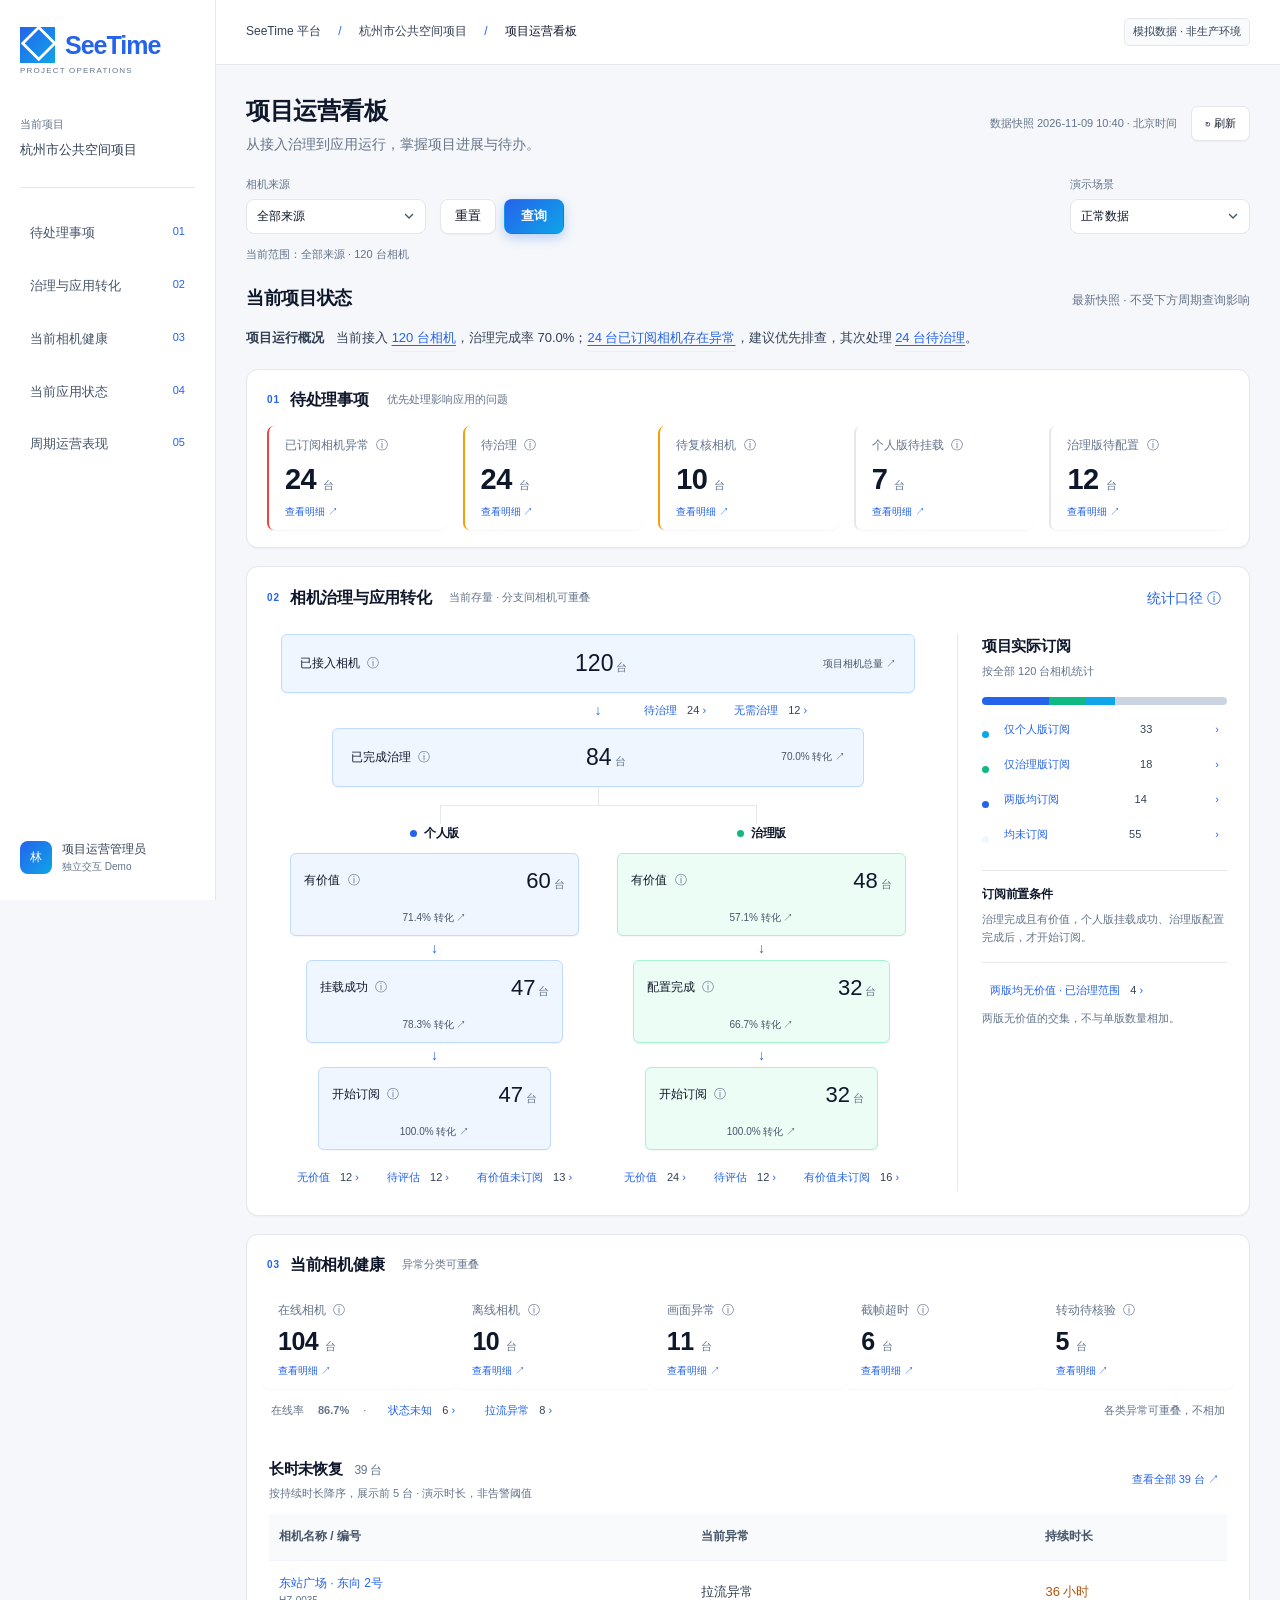
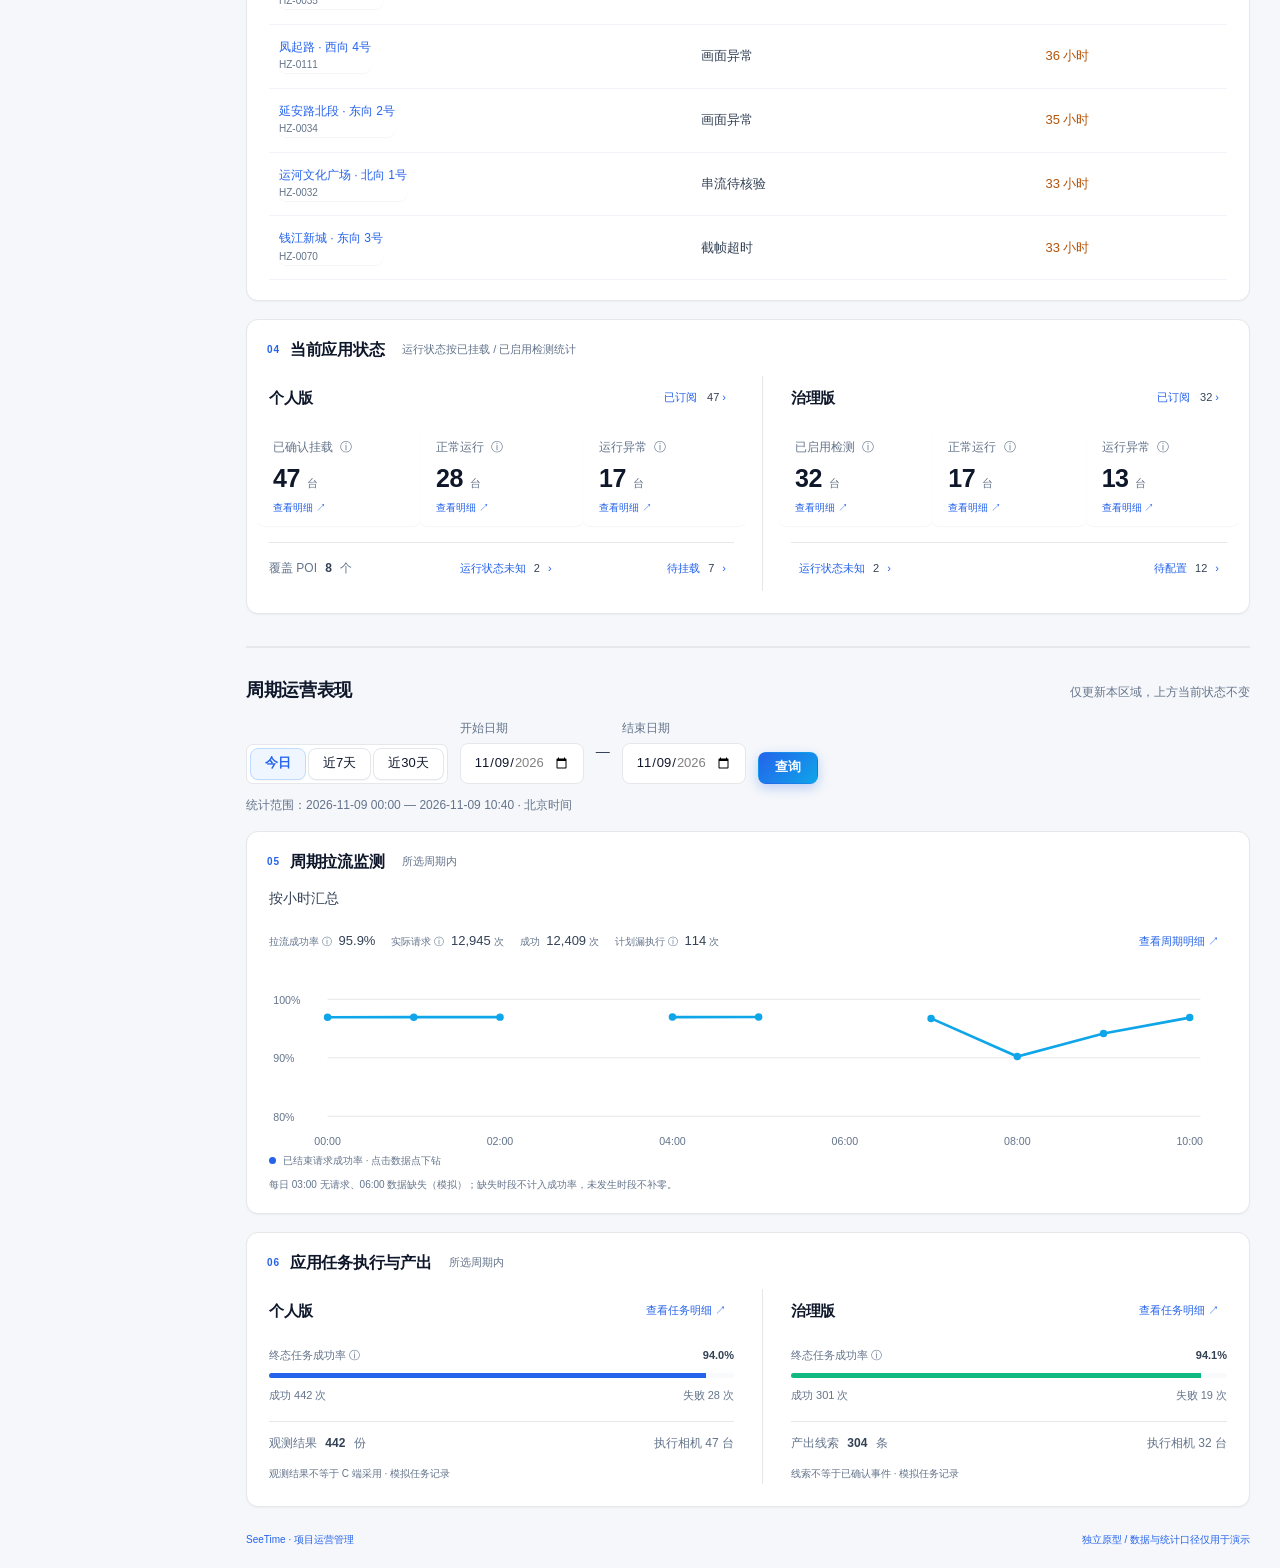
<file: project-dashboard/index.html>
<!doctype html>
<html lang="zh-CN">
<head>
<meta name="color-scheme" content="light"><meta charset="utf-8"><meta name="viewport" content="width=device-width,initial-scale=1"><title>SeeTime · 项目运营看板 Demo</title><link rel="stylesheet" href="css/dashboard.css?v=20261110-filter2"><link rel="stylesheet" href="css/platform.css?v=20261118"></head>
<body>
<aside class="sidebar"><a class="brand" href="#"><span class="brand-icon">◇</span>See<span>Time</span></a><div class="side-caption">PROJECT OPERATIONS</div><div class="project-label">当前项目</div><div class="project-name">杭州市公共空间项目</div><nav aria-label="模块导航"><a href="#tasks">待处理事项<span>01</span></a><a href="#conversion">治理与应用转化<span>02</span></a><a href="#health">当前相机健康<span>03</span></a><a href="#applications">当前应用状态<span>04</span></a><a href="#period">周期运营表现<span>05</span></a></nav><div class="sidebar-bottom"><span class="avatar">林</span><div>项目运营管理员<small>独立交互 Demo</small></div></div></aside>
<div class="shell"><header class="topbar"><span>SeeTime 平台 <i>/</i> 杭州市公共空间项目 <i>/</i> <strong>项目运营看板</strong></span><span class="demo-badge">模拟数据 · 非生产环境</span></header>
<main><div class="page-heading"><div><h1>项目运营看板</h1><p>从接入治理到应用运行，掌握项目进展与待办。</p></div><div class="update"><span id="updated">数据快照 2026-11-09 10:40 · 北京时间</span><button id="refresh">↻ 刷新</button></div></div>
<form id="filters" class="filters"><label>相机来源<select id="source"><option value="">全部来源</option><option>城市视频平台</option><option>社会接入</option></select></label><div class="filter-actions"><button type="button" id="reset">重置</button><button class="primary" type="submit">查询</button></div><label class="scenario">演示场景<select id="scenario"><option value="normal">正常数据</option><option value="empty">暂无相机</option><option value="failure">监测加载失败</option></select></label></form>
<p id="filter-message" hidden class="time-note" role="status"></p><div id="scope" class="scope"></div><div class="region-heading"><h2>当前项目状态</h2><span>最新快照 · 不受下方周期查询影响</span></div><p id="project-summary" class="project-summary" aria-live="polite"></p><div id="dashboard"></div>
<footer>SeeTime · 项目运营管理 <span>独立原型 / 数据与统计口径仅用于演示</span></footer></main></div>
<dialog id="details"><div class="drawer-header"><div><small id="detail-context"></small><h2 id="detail-title"></h2></div><button id="close-details" aria-label="关闭明细">×</button></div><div id="detail-body"></div></dialog>
<div id="toast" role="status"></div>
<div id="metric-tooltip" role="tooltip" hidden></div>
<script src="js/platform-context.js?v=1"></script><script src="js/data.js"></script><script src="js/metrics.js"></script><script src="js/metric-help.js"></script><script src="js/app.js?v=20261110-filter2"></script>
<script src="js/platform-ready.js?v=20261118"></script>
<link rel="stylesheet" href="../seetime-design-tokens.css">
<link rel="stylesheet" href="../seetime-light.css?v=20261113-pin3">
</body></html>
</file>
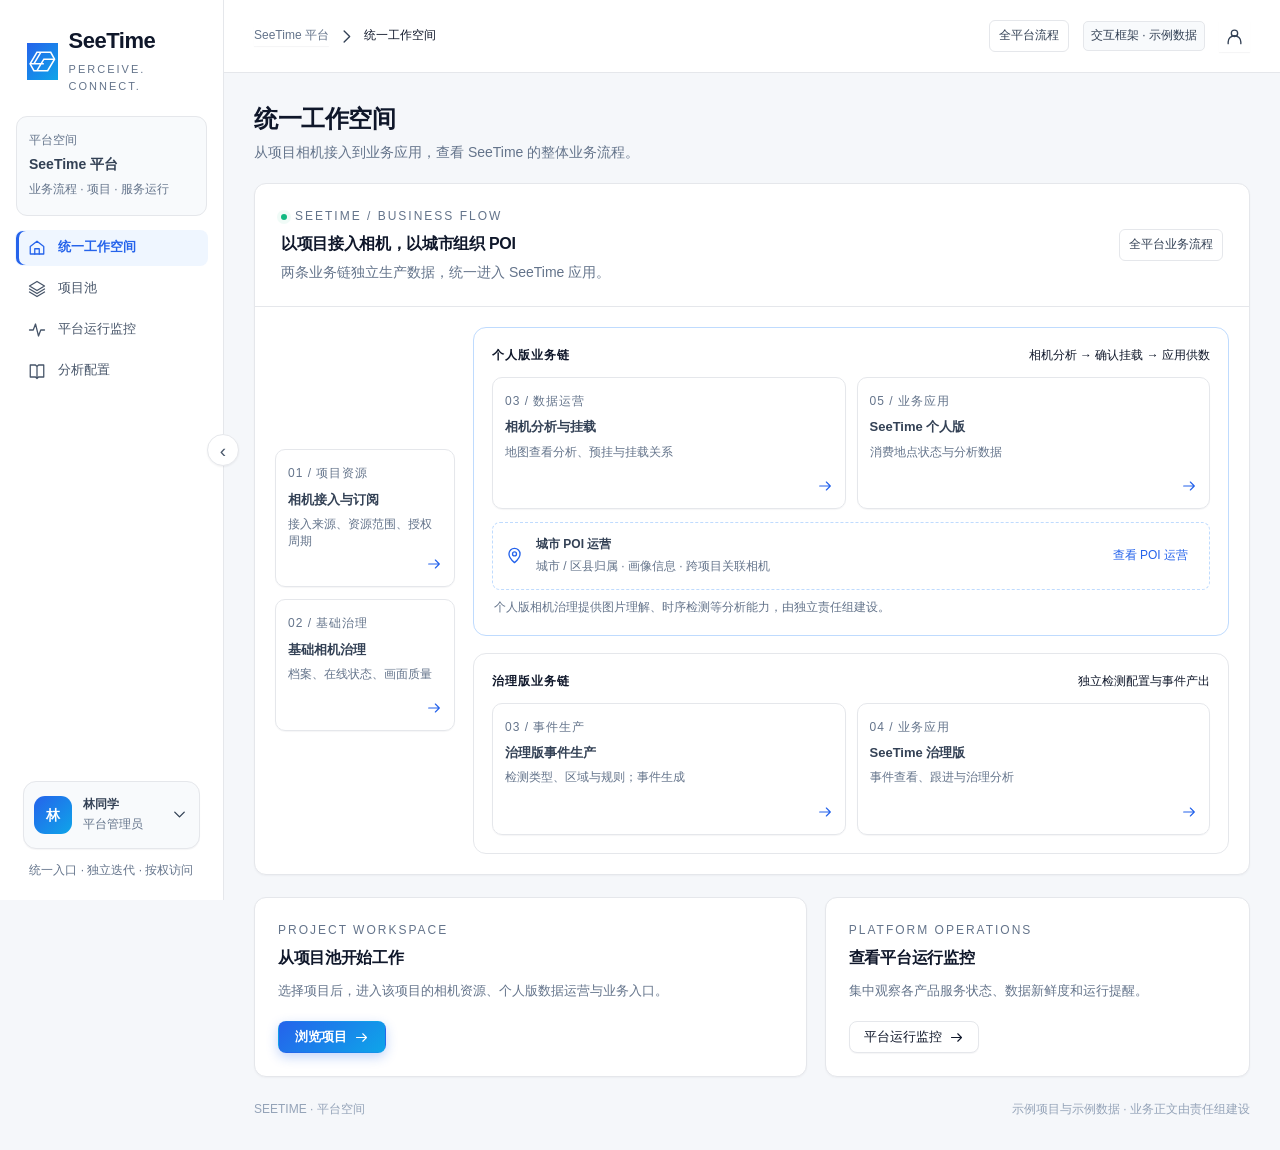
<file: SeeTime业务框架.html>
<!doctype html>
<html lang="zh-CN">
<head>
<meta charset="utf-8">
<meta name="viewport" content="width=device-width,initial-scale=1">
<meta name="color-scheme" content="light">
<title>SeeTime · 城市感知工作空间</title>
<style>:root{--bg:#f5f7fa;--panel:#ffffff;--panel2:#ffffff;--border:#e5e7eb;--text:var(--text-primary);--muted:var(--text-secondary);--sub:var(--text-tertiary);--cyan:#0ea5e9;--action:#f8fafc;--action-hover:#0ea5e9;--blue:#2563eb;--green:#10b981;--amber:#f59e0b;--red:#ef4444;--radius:16px;--shadow:0 14px 40px #0f172a30;/* SeeTime typography and text roles */
--text-strong:#f2f7ff;--text-title:#e6eff9;--text-primary:#cad9e8;--text-secondary:#a7bcd2;--text-tertiary:#2563eb;--text-muted:#2563eb;--text-accent:#0ea5e9;--text-success:#10b981;--text-warn:#f59e0b;--text-danger:#ef4444;
--fs-display:28px;--fs-h1:22px;--fs-h2:16px;--fs-h3:14px;--fs-body:13px;--fs-small:12px;--fs-caption:11px;--fs-micro:10px;--fs-metric:30px;--fs-metric-sm:24px;
--fw-regular:400;--fw-medium:500;--fw-semibold:600;
--lh-tight:1.25;--lh-snug:1.4;--lh-base:1.5;--lh-relaxed:1.6;}*{box-sizing:border-box}html{background:#f5f7fa}body::before{content:"";position:fixed;inset:0;background:#f5f7fa;z-index:-1;pointer-events:none}body{margin:0;background:var(--bg);color:var(--text-primary);font:var(--fs-body)/var(--lh-relaxed) -apple-system,BlinkMacSystemFont,"Segoe UI","PingFang SC","Microsoft YaHei",sans-serif}button,input,select,textarea{font:inherit}button{cursor:pointer}button,a,input,select,textarea{-webkit-tap-highlight-color:transparent}button{color:inherit}button:disabled{cursor:not-allowed;opacity:.45}a{color:inherit}button:focus-visible,a:focus-visible{outline:2px solid var(--cyan);outline-offset:4px}input:focus,select:focus,textarea:focus{border-color:var(--cyan);outline:none;box-shadow:0 0 0 3px #0ea5e912}svg{display:block}button svg{pointer-events:none}.ico{width:19px;height:19px;flex:none;stroke:currentColor;stroke-width:1.7;fill:none;stroke-linecap:round;stroke-linejoin:round}.muted{color:var(--text-secondary)}.subtle{color:var(--text-tertiary)}.cyan{color:var(--text-accent)}.green{color:var(--text-success)}.amber{color:var(--text-warn)}.red{color:var(--text-danger)}.mono{font-variant-numeric:tabular-nums;font-family:ui-monospace,SFMono-Regular,Consolas,monospace}h1,h2,h3,p{margin:0}h1{font-size:var(--fs-h1);line-height:var(--lh-tight);letter-spacing:-.4px}h2{font-size:var(--fs-h2);letter-spacing:-.2px}h3{font-size:var(--fs-h3)}small{font-size:var(--fs-caption)}.app-shell{display:grid;grid-template-columns:224px minmax(0,1fr);min-height:100vh}.sidebar{position:sticky;top:0;height:100vh;background:#ffffff;border-right:1px solid #e5e7eb;display:flex;flex-direction:column;padding:27px 15px 18px;z-index:8}.logo{display:flex;align-items:center;gap:11px;padding:0 12px 30px}.logo-mark{width:37px;height:37px;color:var(--text-accent)}.logo strong{font-size:var(--fs-h1);letter-spacing:-.5px;line-height:var(--lh-tight)}.logo small{display:block;font-size:var(--fs-micro);letter-spacing:2px;color:var(--text-tertiary);margin-top:5px}.nav-group{font-size:var(--fs-caption);color:var(--text-tertiary);letter-spacing:1.2px;padding:18px 13px 8px}.nav{display:grid;gap:5px}.nav-button{display:flex;gap:12px;align-items:center;border:1px solid transparent;border-radius:9px;background:transparent;color:var(--text-accent);width:100%;text-align:left;padding:11px 13px;font-size:var(--fs-body)}.nav-button:hover{background:#ffffff;color:var(--text-accent)}.nav-button.active{border-color:#bfdbfe;background:linear-gradient(95deg,#f8fafc,#ffffff);color:var(--text-accent)}.nav-button .ico{width:18px;height:18px}.nav-end{margin-left:auto;font-size:var(--fs-caption);color:var(--text-tertiary)}.sidebar-bottom{margin-top:auto;padding:18px 10px 0}.user-box{display:flex;gap:10px;align-items:center;width:100%;border:1px solid var(--border);background:#ffffff;border-radius:11px;padding:10px;text-align:left}.avatar{width:31px;height:31px;border-radius:9px;background:#f8fafc;color:var(--text-primary);display:grid;place-items:center;flex:none;font-weight:var(--fw-semibold)}.user-box strong{display:block;font-size:var(--fs-small)}.user-box small{color:var(--text-secondary);font-size:var(--fs-caption)}.sidebar-note{font-size:var(--fs-caption);color:var(--text-tertiary);text-align:center;margin-top:12px}.main{min-width:0;background:var(--bg)}.topbar{height:73px;position:sticky;top:0;z-index:7;border-bottom:1px solid #e5e7eb;background:#ffffff;backdrop-filter:blur(15px);display:flex;align-items:center;justify-content:space-between;gap:16px;padding:0 30px}.crumb{display:flex;align-items:center;gap:11px;color:var(--text-primary);font-size:var(--fs-caption)}.crumb button{border:0;background:none;color:var(--text-secondary);padding:0}.crumb strong{color:var(--text-strong);font-weight:var(--fw-medium)}.top-actions{display:flex;align-items:center;gap:14px}.city-control{display:flex;align-items:center;gap:7px;color:var(--text-primary);font-size:var(--fs-small)}.city-control .ico{width:16px;height:16px}.city-control select{border:0;background:#ffffff;color:var(--text-primary);padding:7px 9px;border-radius:6px;font-size:var(--fs-caption)}.demo-tag{border:1px solid #e5e7eb;background:#ffffff;color:var(--text-primary);border-radius:5px;padding:4px 7px;font-size:var(--fs-caption);white-space:nowrap}.top-user{border:0;background:none;display:flex;align-items:center;gap:7px;color:var(--text-primary);font-size:var(--fs-small);padding:6px}.page{max-width:1650px;margin:auto;padding:30px}.page-heading{display:flex;align-items:flex-start;justify-content:space-between;gap:20px;margin-bottom:16px}.page-heading p{margin-top:0;color:var(--text-secondary);font-size:var(--fs-body)}.eyebrow{display:flex;gap:8px;align-items:center;font-size:var(--fs-caption);letter-spacing:2px;color:var(--text-tertiary);margin-bottom:5px}.live-dot{width:6px;height:6px;border-radius:50%;background:var(--green);box-shadow:0 0 0 4px #10b98110;display:inline-block;flex:none}.button{border:1px solid #bfdbfe;background:#ffffff;border-radius:8px;padding:9px 13px;display:inline-flex;align-items:center;justify-content:center;gap:7px;font-size:var(--fs-caption);white-space:nowrap;transition:background .15s,border .15s}.button:hover{border-color:#2563eb;background:#f8fafc}.button.primary{border-color:#bae6fd;background:var(--action);color:var(--text-accent);font-weight:var(--fw-semibold)}.button.primary:hover{border-color:var(--cyan);background:var(--action-hover)}.button.ghost{background:transparent;color:var(--text-accent)}.button.small{padding:5px 8px;font-size:var(--fs-caption)}.button.danger{border-color:#fecaca;color:var(--text-danger);background:#eef2ff}.button .ico{width:15px;height:15px}.link-button{border:0;background:none;color:var(--text-accent);font-size:var(--fs-caption);display:inline-flex;align-items:center;gap:5px;padding:3px 0}.link-button .ico{width:14px;height:14px}.box{background:var(--panel);border:1px solid var(--border);border-radius:var(--radius);box-shadow:var(--shadow);min-width:0}.box-title{padding:19px 21px;display:flex;align-items:center;justify-content:space-between;gap:14px;border-bottom:1px solid #e5e7eb}.box-title p{font-size:var(--fs-small);color:var(--text-secondary);margin-top:4px}.status{display:inline-flex;align-items:center;gap:5px;border:1px solid #e5e7eb;background:#ffffff80;color:var(--text-primary);border-radius:5px;padding:3px 7px;font-size:var(--fs-caption);white-space:nowrap}.status:before{content:"";width:4px;height:4px;background:currentColor;border-radius:50%}.status.warn{border-color:#fde68a;background:#fffbeb;color:var(--text-warn)}.status.off{border-color:#e5e7eb;background:#eef2ff;color:var(--text-primary)}.status.neutral{border-color:#e5e7eb;background:#ffffff80;color:var(--text-primary)}.section-head{display:flex;align-items:center;justify-content:space-between;gap:15px;margin:26px 0 14px}.section-head p{font-size:var(--fs-small);color:var(--text-secondary);margin-top:4px}/* The three named regions keep the complete business branches on the same layout. */
.hero{background:radial-gradient(ellipse at 72% -20%,#ffffff60,transparent 58%),linear-gradient(130deg,#ffffff,#ffffff);overflow:hidden}.hero-header{padding:23px 26px;display:flex;justify-content:space-between;gap:18px;align-items:center;border-bottom:1px solid #e5e7eb}.hero-header h2{font-size:var(--fs-h2)}.hero-header p{color:var(--text-primary);font-size:var(--fs-small);margin-top:5px}.hero-meta{display:flex;gap:22px}.hero-meta b{display:block;font-size:var(--fs-metric-sm);color:var(--text-strong);line-height:var(--lh-tight);font-variant-numeric:tabular-nums}.hero-meta small{display:block;margin-top:5px;color:var(--text-tertiary);font-size:var(--fs-caption)}.business-flow{display:grid;grid-template-columns:230px 42px minmax(0,1fr);grid-template-areas:"source bridge lanes";align-items:center;padding:26px;min-width:0}.flow-source{grid-area:source;display:grid;gap:12px}.flow-bridge{grid-area:bridge;align-self:stretch;display:flex;align-items:center}.flow-bridge svg{width:100%;height:100%;min-height:240px;color:var(--text-primary)}.flow-lanes{grid-area:lanes;display:grid;gap:17px;min-width:0}.module-node{border:1px solid #bfdbfe;border-radius:12px;background:linear-gradient(145deg,#ffffff,#ffffff);padding:15px 16px;text-align:left;width:100%;min-width:0;transition:border .2s,transform .2s,background .2s}.module-node:hover{border-color:#0ea5e9;transform:translateY(-2px);background:linear-gradient(145deg,#f8fafc,#ffffff)}.node-head{display:flex;justify-content:space-between;align-items:center;gap:10px;margin-bottom:13px}.node-icon{width:30px;height:30px;color:var(--text-primary);background:#ffffff6b;border:1px solid #bfdbfe;border-radius:8px;display:grid;place-items:center}.node-icon .ico{width:17px;height:17px}.node-kicker{font-size:var(--fs-caption);color:var(--text-muted);letter-spacing:1.1px}.module-node strong{font-size:var(--fs-h3);font-weight:var(--fw-semibold);display:block;margin-bottom:6px}.module-node p{font-size:var(--fs-caption);color:var(--text-tertiary);line-height:var(--lh-snug)}.node-foot{display:flex;align-items:center;justify-content:space-between;margin-top:16px;color:var(--text-tertiary);font-size:var(--fs-caption)}.node-foot .ico{width:14px;height:14px}.product-lane{border:1px solid #bfdbfe;border-radius:13px;background:linear-gradient(100deg,#ffffff80,#ffffff30);padding:15px}.product-lane.gov{border-color:#bae6fd;background:linear-gradient(100deg,#ffffff3d,#ffffff30)}.lane-title{display:flex;align-items:center;justify-content:space-between;margin-bottom:12px}.lane-title strong{font-size:var(--fs-caption);color:var(--text-strong);letter-spacing:1px}.lane-title small{font-size:var(--fs-caption);color:var(--text-strong)}.gov .lane-title strong{color:var(--text-strong)}.lane-content{display:grid;grid-template-columns:minmax(0,1.2fr) 25px minmax(0,1fr);align-items:center;gap:8px}.lane-content .module-node{background:#ffffff;border-color:#bfdbfe;padding:12px 13px;min-height:128px}.lane-content .node-head{margin-bottom:10px}.lane-content .module-node strong{font-size:var(--fs-body);margin-bottom:5px}.lane-content .module-node p{font-size:var(--fs-caption)}.lane-content .node-foot{margin-top:12px}.gov .lane-content .module-node{background:#ffffff;border-color:#e5e7eb}.gov .lane-content .module-node:hover{border-color:#10b981}.gov .node-foot{color:var(--text-tertiary)}.producer-stack{display:grid;grid-template-rows:1fr 1fr;gap:7px;min-width:0}.lane-content .producer-stack .module-node{min-height:0;padding:8px 10px}.producer-stack .node-head{margin-bottom:5px}.producer-stack .node-icon{width:22px;height:22px;border-radius:6px}.producer-stack .node-icon .ico{width:13px;height:13px}.producer-stack .node-kicker{font-size:var(--fs-caption);letter-spacing:.7px}.producer-stack .module-node strong{font-size:var(--fs-small);margin-bottom:2px}.producer-stack .module-node p{font-size:var(--fs-caption);line-height:var(--lh-snug)}.producer-stack .node-foot{font-size:var(--fs-caption);margin-top:4px}.lane-note{font-size:var(--fs-caption);color:var(--text-tertiary);margin:8px 2px 0}.lane-arrow{color:var(--text-primary);justify-self:center}.gov .lane-arrow{color:var(--text-primary)}.hero-footer{display:flex;justify-content:space-between;gap:12px;padding:12px 26px;border-top:1px solid #e5e7eb;color:var(--text-tertiary);font-size:var(--fs-caption)}.home-bottom{display:grid;grid-template-columns:minmax(0,1.3fr) minmax(0,1fr);gap:18px;margin-top:22px}.health-overview{display:flex;align-items:center;justify-content:space-between;gap:14px;padding:21px}.health-big{font-size:var(--fs-metric);line-height:var(--lh-tight);color:var(--text-success);letter-spacing:-2px}.health-big small{font-size:var(--fs-metric);letter-spacing:0;color:var(--text-tertiary)}.health-caption{font-size:var(--fs-caption);color:var(--text-secondary);margin-top:8px}.service-pills{display:flex;flex-wrap:wrap;gap:7px;padding:0 21px 21px}.service-pill{font-size:var(--fs-caption);border:1px solid #e5e7eb;background:#ffffff;border-radius:5px;padding:5px 7px;color:var(--text-tertiary);display:flex;align-items:center;gap:5px}.service-pill.warn{border-color:#fde68a;color:var(--text-warn);background:#ffffff}.alert-line{display:flex;gap:11px;align-items:flex-start;padding:13px 20px;border-top:1px solid #e5e7eb}.alert-line:first-child{border-top:0}.alert-mark{width:25px;height:25px;border-radius:7px;background:#fffbeb;color:var(--text-warn);display:grid;place-items:center;font-size:var(--fs-small);flex:none}.alert-line b{display:block;font-size:var(--fs-small);font-weight:var(--fw-medium)}.alert-line small{display:block;font-size:var(--fs-caption);color:var(--text-secondary);margin-top:3px}.alert-line button{margin-left:auto;align-self:center}.quick-modules{display:grid;grid-template-columns:repeat(3,minmax(0,1fr));gap:15px}.quick-module{padding:20px;display:flex;flex-direction:column}.quick-module p{font-size:var(--fs-small);color:var(--text-secondary);margin:8px 0 20px}.quick-module .button{align-self:flex-start;margin-top:auto}.empty{padding:55px 22px;text-align:center;color:var(--text-secondary)}.empty h2{color:var(--text-primary);margin-bottom:8px}.empty .ico{width:35px;height:35px;margin:0 auto 15px;color:var(--text-accent)}.empty .button{margin-top:18px}.metrics{display:grid;grid-template-columns:repeat(4,minmax(0,1fr));gap:14px;margin-bottom:22px}.metric{padding:17px 19px;border-radius:12px;border:1px solid var(--border);background:linear-gradient(135deg,#ffffff,#ffffff)}.metric-label{font-size:var(--fs-caption);color:var(--text-secondary);display:flex;align-items:center;justify-content:space-between}.metric-label .ico{width:16px;height:16px;color:var(--text-primary)}.metric-value{display:flex;align-items:baseline;gap:7px;margin-top:7px;font-size:var(--fs-metric);line-height:var(--lh-tight);font-weight:var(--fw-semibold);letter-spacing:-.7px}.metric-value small{font-size:var(--fs-metric);font-weight:var(--fw-regular);color:var(--text-tertiary);letter-spacing:0}.metric-note{font-size:var(--fs-caption);color:var(--text-tertiary);margin-top:5px}.tabs{display:flex;gap:7px;overflow-x:auto;white-space:nowrap;border-bottom:1px solid #e5e7eb;margin-bottom:20px}.tab{border:0;background:none;padding:11px 16px;color:var(--text-primary);font-size:var(--fs-small);border-bottom:2px solid transparent}.tab:hover{color:var(--text-primary)}.tab.active{color:var(--text-accent);border-color:var(--cyan);background:linear-gradient(0deg,#0ea5e9,transparent)}.toolbar{display:flex;align-items:center;justify-content:space-between;gap:12px;padding:17px 20px;border-bottom:1px solid #e5e7eb;flex-wrap:wrap}.search{position:relative;display:flex;align-items:center;gap:8px;min-width:180px;color:var(--text-primary)}.search input{width:230px;max-width:100%;background:#ffffff;border:1px solid #e5e7eb;color:var(--text-primary);padding:8px 12px 8px 34px;border-radius:7px;font-size:var(--fs-caption)}.search .ico{position:absolute;left:10px;width:15px;height:15px;pointer-events:none}.chips{display:flex;align-items:center;gap:6px;flex-wrap:wrap}.chip{padding:5px 10px;border:1px solid #e5e7eb;border-radius:5px;background:transparent;color:var(--text-primary);font-size:var(--fs-caption)}.chip.active{border-color:#0ea5e9;background:#f8fafc;color:var(--text-accent)}.table-wrap{overflow-x:auto}table{border-collapse:collapse;width:100%;font-size:var(--fs-small)}th{text-align:left;font-weight:var(--fw-medium);color:var(--text-tertiary);font-size:var(--fs-caption);background:#ffffff;border-bottom:1px solid #e5e7eb;padding:12px 19px;white-space:nowrap}td{padding:16px 19px;border-bottom:1px solid #e5e7eb;white-space:nowrap;color:var(--text-primary)}tr:last-child td{border-bottom:0}td strong{color:var(--text-strong);font-size:var(--fs-body);font-weight:var(--fw-medium);display:block}td small{color:var(--text-tertiary);font-size:var(--fs-caption);display:block;margin-top:3px}tbody tr:hover{background:#ffffff4d}.table-end{padding:11px 19px;border-top:1px solid #e5e7eb;color:var(--text-muted);font-size:var(--fs-caption);display:flex;justify-content:space-between;gap:10px}.data-split{display:grid;grid-template-columns:minmax(0,1.5fr) minmax(270px,.75fr);gap:20px;align-items:start}.source-grid{display:grid;grid-template-columns:repeat(3,minmax(0,1fr));gap:15px;margin-bottom:23px}.source-card{padding:20px;background:linear-gradient(155deg,#ffffff,#ffffff)}.source-card .ico{width:25px;height:25px;color:var(--text-accent);margin-bottom:17px}.source-card h3{margin-bottom:4px}.source-card .source-number{font-size:var(--fs-metric);margin:12px 0 3px}.source-card .source-number small{font-size:var(--fs-metric);color:var(--text-secondary);margin-left:6px}.source-card .source-status{display:flex;justify-content:space-between;gap:10px;margin-top:14px}.camera-grid{display:grid;grid-template-columns:repeat(3,minmax(0,1fr));gap:16px;padding:19px}.camera-tile{background:#ffffff;border:1px solid #e5e7eb;border-radius:11px;overflow:hidden}.scene{position:relative;aspect-ratio:16/9;background:#ffffff;overflow:hidden}.scene-photo{position:relative;display:block;width:100%;height:100%;min-height:0;overflow:hidden}.scene-photo>img{position:absolute;inset:0;width:100%;height:100%;object-fit:cover;display:block;filter:saturate(.9) brightness(.88)}.scene-overlay{position:absolute;inset:0;width:100%;height:100%;pointer-events:none}.scene>.scene-photo{width:100%;height:100%}.scene-badge{position:absolute;top:10px;left:10px;background:#ffffffb5;color:var(--text-primary);font-size:var(--fs-caption);border:1px solid #bfdbfe;border-radius:4px;padding:3px 6px}.scene-time{position:absolute;right:9px;bottom:8px;font-size:var(--fs-micro);letter-spacing:1px;color:var(--text-tertiary)}.camera-tile .camera-info{padding:13px 14px}.camera-info h3{font-size:var(--fs-h3)}.camera-info small{display:block;font-size:var(--fs-caption);color:var(--text-tertiary);margin-top:4px}.camera-info .camera-bottom{display:flex;align-items:center;justify-content:space-between;margin-top:13px}.progress{width:92px;height:5px;border-radius:9px;background:#f8fafc;overflow:hidden;margin:5px 0}.progress i{height:100%;display:block;background:#2563eb;border-radius:9px}.master-detail{display:grid;grid-template-columns:300px minmax(0,1fr);gap:18px;align-items:start}.selection-list{display:grid;gap:9px}.selection-card{padding:15px;text-align:left;border:1px solid #e5e7eb;border-radius:11px;background:#ffffff;width:100%}.selection-card.active{border-color:#0ea5e9;background:#ffffff;box-shadow:inset 3px 0 0 #0ea5e9}.selection-card h3{font-size:var(--fs-h3);margin-bottom:6px}.selection-card p{font-size:var(--fs-caption);color:var(--text-secondary)}.selection-card .selection-foot{display:flex;justify-content:space-between;margin-top:13px;gap:8px}.detail-content{padding:21px}.detail-grid{display:grid;grid-template-columns:repeat(2,minmax(0,1fr));gap:15px;margin:18px 0}.detail-item span{font-size:var(--fs-caption);color:var(--text-tertiary);display:block;margin-bottom:3px}.detail-item b{font-size:var(--fs-body);font-weight:var(--fw-medium);color:var(--text-strong)}.detail-actions{display:flex;gap:8px;padding-top:17px;border-top:1px solid #e5e7eb;flex-wrap:wrap}.note{border:1px solid #e5e7eb;background:#ffffff;border-radius:9px;padding:13px 15px;color:var(--text-tertiary);font-size:var(--fs-small);line-height:var(--lh-relaxed)}.note.warn{border-color:#fde68a;background:#fffbeb;color:var(--text-warn)}.region-preview{position:relative;aspect-ratio:16/8;background:#ffffff;border:1px solid #e5e7eb;border-radius:9px;overflow:hidden}.region-preview svg{width:100%;height:100%}.region-caption{position:absolute;bottom:10px;left:12px;color:var(--text-tertiary);font-size:var(--fs-caption);background:#ffffffb5;padding:3px 7px;border-radius:4px}.event-layout{display:grid;grid-template-columns:350px minmax(0,1fr);gap:20px;align-items:start}.event-list{display:grid;gap:10px}.event-card{border:1px solid #e5e7eb;background:#ffffff;border-radius:12px;padding:16px;text-align:left;width:100%}.event-card.active{border-color:#0ea5e9;background:#f8fafc;box-shadow:inset 3px 0 0 var(--cyan)}.event-card .event-head{display:flex;align-items:center;justify-content:space-between;gap:9px;margin-bottom:12px}.event-card h3{font-size:var(--fs-h3)}.event-card p{font-size:var(--fs-small);color:var(--text-primary)}.event-card small{display:block;font-size:var(--fs-caption);color:var(--text-tertiary);margin-top:10px}.event-detail{overflow:hidden}.event-detail .scene{aspect-ratio:16/6}.timeline{padding:18px 0 0}.timeline-item{padding:0 0 17px 19px;border-left:1px solid #bfdbfe;position:relative;color:var(--text-tertiary);font-size:var(--fs-caption)}.timeline-item:before{content:"";position:absolute;left:-4px;top:4px;width:7px;height:7px;border-radius:50%;background:#2563eb;border:2px solid #e5e7eb}.timeline-item small{display:block;color:var(--text-tertiary);margin-top:4px;font-size:var(--fs-caption)}.timeline-item:last-child{padding-bottom:0}.personal-header{background:radial-gradient(ellipse at 95% 20%,#f0f9ff,transparent 62%),linear-gradient(120deg,#ffffff,#ffffff);border:1px solid #bfdbfe;border-radius:18px;padding:28px;margin-bottom:25px}.personal-header h1{font-size:var(--fs-h1)}.personal-header p{color:var(--text-primary);margin-top:9px;font-size:var(--fs-body)}.personal-tools{display:flex;gap:14px;align-items:center;margin-top:23px;flex-wrap:wrap}.personal-tools .search{flex:1;max-width:390px}.personal-tools .search input{width:100%;border-color:#bae6fd;background:#ffffff}.place-grid{display:grid;grid-template-columns:repeat(3,minmax(0,1fr));gap:18px}.place-card{overflow:hidden;transition:border .2s}.place-card:hover{border-color:#0ea5e9}.place-card .scene{aspect-ratio:16/8}.place-body{padding:18px}.place-body .place-top{display:flex;align-items:center;justify-content:space-between;gap:10px}.place-body h3{font-size:var(--fs-h3)}.place-body p{font-size:var(--fs-small);color:var(--text-primary);margin-top:10px}.place-body .place-foot{margin-top:15px;display:flex;align-items:center;justify-content:space-between;gap:12px}.favorite{background:none;border:1px solid #bfdbfe;color:var(--text-primary);width:29px;height:29px;border-radius:50%;display:grid;place-items:center}.favorite .ico{width:14px;height:14px}.favorite.active{color:var(--text-accent);border-color:#fde68a;background:#fffbeb}.ask-panel{margin-top:23px;padding:23px;background:linear-gradient(100deg,#ffffff,#ffffff)}.ask-form{display:flex;gap:9px;margin-top:15px}.ask-form input{flex:1;min-width:0;border:1px solid #bfdbfe;background:#ffffff;border-radius:8px;color:var(--text-primary);padding:11px 13px;font-size:var(--fs-caption)}.ask-answer{border-top:1px solid #bfdbfe;margin-top:16px;padding-top:16px;font-size:var(--fs-body);color:var(--text-primary);line-height:var(--lh-relaxed)}.sparkline{width:140px;height:40px}.service-status-row{display:flex;align-items:center;gap:10px}.ops-grid{display:grid;grid-template-columns:minmax(0,1.7fr) minmax(280px,1fr);gap:20px;align-items:start}.stack{display:grid;gap:17px}.account-overlay,.drawer-overlay{position:fixed;inset:0;background:#ffffffa8;backdrop-filter:blur(5px);z-index:30}.drawer-overlay{display:flex;justify-content:flex-end}.drawer{width:530px;max-width:100vw;background:#ffffff;border-left:1px solid #bfdbfe;box-shadow:-12px 0 70px #0f172a66;display:flex;flex-direction:column;max-height:100dvh;animation:slide-in .2s ease}.drawer-head,.modal-head{display:flex;justify-content:space-between;align-items:flex-start;gap:15px;padding:22px;border-bottom:1px solid #e5e7eb}.drawer-head h2,.modal-head h2{font-size:var(--fs-h1)}.drawer-head p,.modal-head p{font-size:var(--fs-small);color:var(--text-secondary);margin-top:5px}.close-button{border:1px solid #e5e7eb;background:#ffffff;border-radius:7px;width:29px;height:29px;display:grid;place-items:center;color:var(--text-accent);flex:none}.close-button .ico{width:16px;height:16px}.drawer-body{padding:22px;overflow:auto}.drawer-body>.scene{border:1px solid #e5e7eb;border-radius:10px;margin-bottom:19px}.drawer-footer{padding:15px 22px;border-top:1px solid #e5e7eb;display:flex;gap:8px;align-items:center;justify-content:flex-end}.drawer-footer small{margin-right:auto;color:var(--text-tertiary);font-size:var(--fs-caption)}.modal-wrap{position:fixed;inset:0;z-index:40;display:grid;place-items:center;background:#ffffffb8;backdrop-filter:blur(6px);padding:20px}.modal{width:610px;max-width:100%;max-height:92dvh;background:#ffffff;border:1px solid #bfdbfe;border-radius:16px;box-shadow:0 30px 130px #0f172a88;display:flex;flex-direction:column}.modal-body{padding:22px;overflow:auto}.modal-footer{padding:16px 22px;border-top:1px solid #e5e7eb;display:flex;gap:10px;justify-content:flex-end;align-items:center}.modal-footer small{font-size:var(--fs-caption);color:var(--text-tertiary);margin-right:auto}.form-grid{display:grid;grid-template-columns:1fr 1fr;gap:16px}.form-field{display:flex;flex-direction:column;gap:7px;min-width:0}.form-field.full{grid-column:1/-1}.form-field label{font-size:var(--fs-caption);color:var(--text-tertiary)}.form-field input,.form-field select,.form-field textarea{width:100%;background:#ffffff;border:1px solid #e5e7eb;border-radius:7px;padding:10px 11px;color:var(--text-primary);font-size:var(--fs-caption)}.form-field textarea{resize:vertical;min-height:86px}.form-help{font-size:var(--fs-caption);color:var(--text-tertiary)}.form-error{background:#fef2f2;color:var(--text-danger);padding:9px 11px;border:1px solid #fecaca;border-radius:7px;font-size:var(--fs-small);margin-bottom:15px}.persona-grid{display:grid;grid-template-columns:1fr 1fr;gap:10px}.persona{border:1px solid #e5e7eb;background:#ffffff;padding:14px;border-radius:10px;text-align:left;display:flex;gap:11px}.persona:hover{border-color:var(--cyan);background:#f8fafc}.persona.active{border-color:#0ea5e9;background:#f8fafc}.persona .ico{color:var(--text-primary);margin-top:3px}.persona strong{font-size:var(--fs-small);display:block}.persona small{font-size:var(--fs-caption);color:var(--text-tertiary);display:block;margin-top:4px}.local-note{color:var(--text-tertiary);font-size:var(--fs-caption);margin-top:12px}.toast{position:fixed;bottom:24px;left:calc(50% + 100px);transform:translateX(-50%);z-index:60;background:#f8fafc;border:1px solid #0ea5e9;border-radius:10px;box-shadow:0 15px 40px #0f172a55;color:var(--text-primary);padding:11px 17px;font-size:var(--fs-small);max-width:90vw;animation:toast-in .15s ease}.visually-hidden{position:absolute;width:1px;height:1px;padding:0;margin:-1px;overflow:hidden;clip:rect(0,0,0,0);white-space:nowrap;border:0}.page-foot{padding-top:23px;display:flex;align-items:center;justify-content:space-between;color:var(--text-muted);font-size:var(--fs-caption);gap:13px}.future-extension{border:1px dashed #bfdbfe;border-radius:10px;color:var(--text-primary);display:flex;align-items:center;justify-content:center;gap:9px;padding:15px;font-size:var(--fs-small);margin-top:20px}.history-entry{border-top:1px solid #e5e7eb;padding:12px 0;font-size:var(--fs-small);color:var(--text-primary)}.history-entry small{display:block;color:var(--text-tertiary);margin-top:4px}
@keyframes slide-in{from{transform:translateX(25px);opacity:.6}to{transform:none;opacity:1}}@keyframes toast-in{from{opacity:0;bottom:16px}to{opacity:1;bottom:24px}}
@media(min-width:1600px){.business-flow{grid-template-columns:270px 65px minmax(0,1fr);padding:30px}.lane-content .module-node{padding:18px}.module-node strong{font-size:var(--fs-h3)}.lane-content .module-node strong{font-size:var(--fs-h3)}}
@media(max-width:1190px){.app-shell{grid-template-columns:202px minmax(0,1fr)}.sidebar{padding-left:11px;padding-right:11px}.page{padding:24px}.topbar{padding:0 24px}.business-flow{grid-template-columns:200px 30px minmax(0,1fr);padding:21px}.module-node{padding:13px}.lane-content{grid-template-columns:minmax(0,1.1fr) 18px minmax(0,1fr);gap:5px}.lane-content>.module-node{padding:10px}.lane-content>.module-node strong{font-size:var(--fs-small)}.lane-title small{display:none}.source-grid{grid-template-columns:repeat(2,minmax(0,1fr))}.metrics{gap:10px}.metric{padding:14px}.data-split,.ops-grid{grid-template-columns:minmax(0,1fr)}.camera-grid{grid-template-columns:repeat(2,minmax(0,1fr))}.event-layout{grid-template-columns:285px minmax(0,1fr)}.place-grid{grid-template-columns:repeat(2,minmax(0,1fr))}.home-bottom{grid-template-columns:1fr 1fr}.hero-meta{gap:14px}.master-detail{grid-template-columns:250px minmax(0,1fr)}}
@media(max-width:1080px){.business-flow{grid-template-columns:minmax(0,1fr);grid-template-areas:"source" "bridge" "lanes";gap:16px}.flow-source{grid-template-columns:repeat(2,minmax(0,1fr))}.flow-bridge{height:14px;justify-content:center}.flow-bridge svg{width:26px;height:20px;min-height:0;transform:rotate(90deg)}.flow-lanes{gap:13px}.hero-meta{display:none}.hero-header{padding:20px}.hero-footer{padding:12px 20px}.home-bottom{grid-template-columns:1fr}.quick-modules{grid-template-columns:repeat(2,minmax(0,1fr))}.event-layout,.master-detail{grid-template-columns:minmax(0,1fr)}.event-list,.selection-list{display:grid;grid-template-columns:repeat(2,minmax(0,1fr))}.metrics{grid-template-columns:repeat(2,minmax(0,1fr))}.top-user span{display:none}}
@media(max-width:700px){.app-shell{grid-template-columns:minmax(0,1fr)}.sidebar{position:static;height:auto;padding:15px 14px 10px}.logo{padding:0 2px 12px}.logo strong{font-size:var(--fs-h1)}.logo small{font-size:var(--fs-micro)}.logo-mark{width:31px;height:31px}.nav-group,.sidebar-bottom{display:none}.nav{display:flex;overflow-x:auto;gap:6px;padding:3px 0 6px}.nav-button{width:auto;flex:none;padding:8px 10px;font-size:var(--fs-caption);border:1px solid #e5e7eb}.nav-button .ico{width:15px;height:15px}.nav-end{display:none}.topbar{height:61px;padding:0 15px;position:sticky}.top-actions{gap:9px}.city-control{font-size:var(--fs-caption)}.demo-tag{font-size:var(--fs-caption)}.crumb{font-size:var(--fs-caption);gap:6px}.crumb span{display:none}.top-user{padding:3px}.page{padding:22px 15px}.page-heading{margin-bottom:14px;gap:12px}.page-heading p{font-size:var(--fs-small)}.page-heading .button{padding:7px 9px;font-size:var(--fs-caption)}h1{font-size:var(--fs-h1)}.eyebrow{font-size:var(--fs-caption)}.hero-header h2{font-size:var(--fs-h2)}.hero-header p{font-size:var(--fs-caption)}.business-flow{padding:15px}.module-node strong{font-size:var(--fs-body)}.module-node p{font-size:var(--fs-caption)}.node-foot{font-size:var(--fs-caption)}.flow-source{gap:9px}.product-lane{padding:11px}.lane-content>.module-node{min-height:142px}.lane-content>.module-node strong{font-size:var(--fs-small)}.lane-content>.module-node p{font-size:var(--fs-caption)}.hero-footer{font-size:var(--fs-caption);padding:11px 15px}.hero-footer span:last-child{display:none}.box-title{padding:16px}.box-title p{font-size:var(--fs-caption)}.metrics{margin-bottom:18px;gap:9px}.metric-value{font-size:var(--fs-metric)}.metric-label{font-size:var(--fs-caption)}.metric-note{font-size:var(--fs-caption)}.camera-grid,.place-grid,.source-grid,.quick-modules{grid-template-columns:minmax(0,1fr)}.source-grid{gap:12px}.source-card{padding:17px}.source-card .ico{margin-bottom:10px}.source-card .source-number{font-size:var(--fs-metric)}.event-list,.selection-list{grid-template-columns:minmax(0,1fr)}.form-grid{grid-template-columns:minmax(0,1fr)}.form-field.full{grid-column:auto}.persona-grid{grid-template-columns:minmax(0,1fr)}.modal-wrap{padding:10px}.modal{max-height:95dvh}.drawer-head,.modal-head,.drawer-body,.modal-body{padding:18px}.drawer-footer,.modal-footer{padding:13px 18px}.toast{left:50%;width:max-content;max-width:92vw}.page-foot{font-size:var(--fs-caption)}.toolbar{padding:13px;align-items:flex-start}.search input{width:100%}.search{width:100%}th{padding:11px 14px}td{padding:14px}.personal-header{padding:21px}.personal-header h1{font-size:var(--fs-h1)}.ask-form{flex-direction:column}.ask-form .button{align-self:flex-end}.detail-content{padding:17px}.health-overview{padding:18px}.home-bottom{gap:16px}.topbar .demo-tag{display:none}.source-status{flex-wrap:wrap}}
@media(prefers-reduced-motion:reduce){*{animation:none!important;transition:none!important;scroll-behavior:auto!important}}/* Shared module navigation and responsibility layer. */
.logo,.sidebar-bottom{flex:none}.nav{flex:1;min-height:0;overflow-y:auto;overscroll-behavior:contain;align-content:start;scrollbar-width:thin;scrollbar-color:#f8fafc transparent}.sidebar-bottom{margin-top:0}.nav-entry{min-width:0}.module-subnav{display:grid;gap:3px;margin:4px 5px 9px 22px;padding:5px 0 5px 17px;border-left:1px solid #e5e7eb}.module-section-button{border:0;background:transparent;text-align:left;border-radius:6px;padding:7px 10px;font-size:var(--fs-caption);color:var(--text-accent);white-space:nowrap}.module-section-button:hover{background:#ffffff;color:var(--text-accent)}.module-section-button.active{color:var(--text-accent);background:#f8fafc;box-shadow:inset 2px 0 0 var(--cyan)}.module-secondary-mobile{display:none}.module-stage{border:1px solid #e5e7eb;border-radius:var(--radius);background:#ffffff;overflow:hidden;min-width:0}.module-level-heading{display:flex;justify-content:space-between;align-items:center;gap:15px;padding:18px 23px 0}.module-level-heading h2{font-size:var(--fs-h2);font-weight:var(--fw-semibold)}.module-level-heading>span{font-size:var(--fs-caption);color:var(--text-tertiary)}.module-view-tabs{display:flex;gap:24px;overflow-x:auto;white-space:nowrap;padding:0 23px;border-bottom:1px solid #e5e7eb;scrollbar-width:thin}.module-view-button{background:none;border:0;border-bottom:2px solid transparent;color:var(--text-accent);padding:15px 1px 12px;font-size:var(--fs-body)}.module-view-button:hover{color:var(--text-accent)}.module-view-button.active{color:var(--text-accent);border-bottom-color:var(--cyan)}.module-canvas{position:relative;isolation:isolate;height:clamp(400px,calc(100dvh - 380px),640px);overflow:hidden;background:#f5f7fa}.module-preview{height:100%;overflow:hidden;padding:23px;filter:blur(3px);opacity:.3;pointer-events:none;user-select:none}.module-preview .page-heading,.module-preview>.tabs{display:none}.module-build-mask{position:absolute;inset:0;z-index:1;display:grid;place-items:center;padding:32px;background:linear-gradient(135deg,#ffffffb8,#ffffff)}.module-build-message{width:min(100%,590px);text-align:center;padding:38px 34px;border:1px solid #bfdbfe;border-radius:16px;background:linear-gradient(145deg,#ffffff,#ffffff);box-shadow:0 20px 70px #0f172a50}.module-build-icon{display:grid;place-items:center;width:52px;height:52px;margin:0 auto 22px;border-radius:14px;border:1px solid #bae6fd;color:var(--text-accent);background:#f8fafc}.module-build-icon .ico{width:26px;height:26px}.module-build-message h2{max-width:510px;margin:auto;color:var(--text-primary);font-size:var(--fs-h2);font-weight:var(--fw-semibold);line-height:var(--lh-snug);letter-spacing:.3px;text-wrap:balance;overflow-wrap:anywhere}.module-build-message p{color:var(--text-primary);margin-top:17px;font-size:var(--fs-body);letter-spacing:1px}
@media(max-width:700px){.nav{flex:none;overflow-x:auto;overflow-y:hidden}.module-subnav{display:none}.module-secondary-mobile{display:flex;gap:7px;overflow-x:auto;margin:-3px 0 16px;padding:2px 0 7px;scrollbar-width:thin}.module-secondary-mobile .module-section-button{border:1px solid #e5e7eb;padding:7px 12px;background:#ffffff}.module-secondary-mobile .module-section-button.active{border-color:#0ea5e9;background:#f8fafc;box-shadow:none}.module-level-heading{padding:16px 16px 0}.module-level-heading h2{font-size:var(--fs-h2)}.module-level-heading>span{font-size:var(--fs-caption)}.module-view-tabs{padding:0 16px;gap:22px}.module-view-button{font-size:var(--fs-caption)}.module-canvas{height:440px}.module-preview{padding:16px}.module-build-mask{padding:18px}.module-build-message{padding:27px 20px;border-radius:12px}.module-build-message h2{font-size:var(--fs-h2);line-height:var(--lh-snug)}.module-build-message p{font-size:var(--fs-small);letter-spacing:0}.module-build-icon{width:44px;height:44px;margin-bottom:17px}.module-build-icon .ico{width:23px;height:23px}}/* Platform and project share the same tokens, controls and page spacing. */
.sidebar{min-height:0}.sidebar .nav{min-height:0;overflow-y:auto;align-content:start}.logo{padding-bottom:20px}.workspace-context{padding:14px 12px 16px;margin:0 1px 14px;border:1px solid var(--border);border-radius:11px;background:linear-gradient(140deg,#ffffff,#ffffff)}.workspace-context>span{display:block;color:var(--text-tertiary);font-size:var(--fs-caption)}.workspace-context>strong{display:block;font-size:var(--fs-h3);line-height:var(--lh-snug);margin-top:5px;overflow-wrap:anywhere}.workspace-context>small{display:block;color:var(--text-secondary);font-size:var(--fs-caption);margin-top:5px}.context-back{border:0;background:none;color:var(--text-accent);padding:0 0 12px;font-size:var(--fs-caption);text-align:left}.context-select{display:flex;align-items:center;gap:9px;color:var(--text-secondary);font-size:var(--fs-caption);min-width:0}.context-select>span{flex:none}.context-select select{background:#ffffff;border:1px solid #e5e7eb;border-radius:7px;color:var(--text-primary);padding:7px 9px;min-width:0;max-width:280px;overflow:hidden;text-overflow:ellipsis}.workspace-context .context-select{display:grid;gap:5px;margin-top:13px}.workspace-context select{width:100%;font-size:var(--fs-caption)}.scope-badge{display:inline-flex;align-items:center;gap:6px;border:1px solid #e5e7eb;border-radius:6px;background:#ffffff;color:var(--text-primary);padding:5px 9px;font-size:var(--fs-caption);white-space:nowrap}.city-scope{border-color:#bae6fd;color:var(--text-primary);background:#ffffff}.context-toolbar{display:flex;align-items:center;gap:12px;flex-wrap:wrap;padding:13px 16px;border:1px solid var(--border);border-radius:10px;background:#ffffff;margin-bottom:19px}.context-toolbar>.button{margin-left:auto}.context-toolbar>.muted{font-size:var(--fs-caption)}.framework-hero{overflow:hidden}.platform-flow{display:grid;grid-template-columns:210px minmax(0,1fr);gap:25px;padding:25px;align-items:center}.flow-intake{display:grid;gap:12px}.flow-paths{display:grid;gap:17px;min-width:0}.business-path{border:1px solid #bfdbfe;border-radius:13px;padding:18px;background:linear-gradient(115deg,#ffffff66,#ffffff22)}.business-path.gov{border-color:#e5e7eb;background:#ffffff33}.path-steps{display:grid;grid-template-columns:repeat(3,minmax(0,1fr));gap:11px}.path-steps.two{grid-template-columns:repeat(2,minmax(0,1fr))}.flow-step{position:relative;display:flex;flex-direction:column;gap:7px;text-align:left;color:var(--text-primary);border:1px solid #e5e7eb;background:linear-gradient(140deg,#ffffff,#ffffff);border-radius:10px;padding:17px 14px;min-width:0;min-height:132px;transition:border-color .15s,background .15s}.flow-step:hover{border-color:#0ea5e9;background:#ffffff}.flow-step>span{font-size:var(--fs-caption);letter-spacing:1px;color:var(--text-tertiary)}.flow-step>strong{font-size:var(--fs-h3);line-height:var(--lh-snug)}.flow-step>small{color:var(--text-tertiary);font-size:var(--fs-caption);line-height:var(--lh-snug);padding-right:8px}.flow-step>.ico{margin-top:auto;align-self:flex-end;color:var(--text-accent);width:16px;height:16px}.shared-poi{display:flex;gap:12px;align-items:center;margin-top:13px;padding:12px;border:1px dashed #bfdbfe;border-radius:8px;background:#ffffff55}.shared-poi>.ico{color:var(--text-accent);flex:none}.shared-poi strong{font-size:var(--fs-small);display:block}.shared-poi small{display:block;color:var(--text-secondary);font-size:var(--fs-caption);margin-top:3px}.shared-poi>.button{margin-left:auto}.lane-note{font-size:var(--fs-caption)}.gateway{padding:23px}.gateway p{font-size:var(--fs-body);color:var(--text-secondary);margin:10px 0 20px}.project-pool{overflow:hidden}.project-grid{display:grid;grid-template-columns:repeat(3,minmax(0,1fr));gap:18px;padding:21px}.project-card{padding:22px;border:1px solid #e5e7eb;border-radius:13px;background:radial-gradient(ellipse at 100% 0,#ffffff40,transparent 70%),linear-gradient(145deg,#ffffff,#ffffff);min-width:0}.project-card-head{display:flex;justify-content:space-between;align-items:center;margin-bottom:21px}.project-card>small{color:var(--text-tertiary);font-size:var(--fs-caption)}.project-card h2{font-size:var(--fs-h2);line-height:var(--lh-snug);margin-top:7px;min-height:54px}.project-card-stats{display:grid;grid-template-columns:repeat(3,minmax(0,1fr));gap:10px;padding:19px 0 22px;margin-top:10px;border-top:1px solid #e5e7eb}.project-card-stats strong{display:block;font-size:var(--fs-metric-sm);font-variant-numeric:tabular-nums}.project-card-stats strong small{font-size:var(--fs-metric-sm);margin-left:2px}.project-card-stats span{display:block;font-size:var(--fs-caption);color:var(--text-secondary);margin-top:5px}.project-card>.button{width:100%}.parking-drawing{position:relative;aspect-ratio:640/300;overflow:hidden;border:1px solid #bfdbfe;border-radius:10px;background:#ffffff}.parking-drawing>svg{position:absolute;inset:0;width:100%;height:100%}.topbar .crumb{min-width:0;flex-wrap:wrap;gap:8px}.topbar .crumb button{max-width:210px;overflow:hidden;text-overflow:ellipsis;white-space:nowrap}.top-actions{flex-shrink:0}.module-preview .box{box-shadow:none}.module-preview .detail-content{padding:20px}
@media(max-width:1280px){.project-grid{grid-template-columns:repeat(2,minmax(0,1fr))}.platform-flow{grid-template-columns:180px minmax(0,1fr);padding:20px;gap:18px}.flow-step>strong{font-size:var(--fs-body)}.flow-step{padding:14px 12px}.shared-poi{flex-wrap:wrap}.topbar .crumb button{max-width:155px}.top-user span{display:none}}
@media(max-width:1000px){.platform-flow{grid-template-columns:minmax(0,1fr)}.flow-intake{grid-template-columns:1fr 1fr}.framework-hero .hero-header{align-items:flex-start}.hero-header>.scope-badge{display:none}.topbar .crumb button:nth-of-type(2){display:none}.topbar .crumb .ico:nth-of-type(2){display:none}}
@media(max-width:700px){.sidebar .nav{overflow-x:auto;overflow-y:visible;display:flex}.workspace-context{margin:0 0 12px;padding:10px 12px;display:grid;grid-template-columns:1fr auto;gap:3px 12px}.workspace-context>strong{font-size:var(--fs-body);margin:0;grid-column:1}.workspace-context>span{font-size:var(--fs-caption)}.workspace-context>small{font-size:var(--fs-caption);margin:0;grid-column:1}.workspace-context .context-select{margin:0;grid-column:2;grid-row:1/4;max-width:180px;align-self:center}.workspace-context .context-select>span{display:none}.context-back{grid-column:1/-1;padding-bottom:5px}.workspace-context .context-back~.context-select{grid-row:2/5}.logo{padding-bottom:13px}.topbar{height:auto;min-height:65px;gap:9px;padding-top:10px;padding-bottom:10px;flex-wrap:wrap}.topbar .crumb{flex:1;min-width:140px;font-size:var(--fs-caption)}.topbar .crumb>button:first-child{display:none}.topbar .crumb>.ico:first-of-type{display:none}.topbar .top-actions{margin-left:auto}.topbar .context-select>span{display:none}.topbar .context-select select{max-width:125px;font-size:var(--fs-caption)}.topbar .demo-tag{display:none}.scope-badge{font-size:var(--fs-caption)}.context-toolbar{padding:12px;gap:11px}.context-select{font-size:var(--fs-caption);max-width:100%;flex-wrap:wrap}.context-select select{max-width:100%}.context-toolbar>.button{margin-left:0}.project-grid{grid-template-columns:1fr;padding:14px}.project-card h2{min-height:0}.path-steps,.path-steps.two{grid-template-columns:1fr}.flow-intake{grid-template-columns:1fr}.flow-step{min-height:100px}.business-path{padding:14px}.lane-title small{display:none}.platform-flow{padding:14px;gap:14px}.shared-poi>.button{margin-left:0}.health-overview{flex-wrap:wrap}.topbar .scope-badge{white-space:normal}}.health-kpis{display:grid;grid-template-columns:repeat(4,minmax(0,1fr));gap:24px;padding:24px}.health-kpis span{font-size:var(--fs-small);color:var(--text-secondary)}.health-kpis strong{display:block;font-size:var(--fs-metric);line-height:var(--lh-tight);margin-top:9px;font-variant-numeric:tabular-nums}.health-kpis small{font-size:var(--fs-caption);font-weight:var(--fw-regular);margin-left:5px;color:var(--text-secondary)}.health-kpis p{font-size:var(--fs-caption);color:var(--text-tertiary);margin-top:7px}@media(max-width:700px){.health-kpis{grid-template-columns:repeat(2,minmax(0,1fr));gap:20px;padding:19px}}.framework-build-note{display:flex;align-items:center;gap:9px;color:var(--text-tertiary);font-size:var(--fs-small);margin:0 0 15px}.framework-build-note .ico{width:16px;height:16px;color:var(--text-tertiary)}.record-heading{display:flex;align-items:center;gap:18px;padding:0 0 20px}.record-heading h2{font-size:var(--fs-h1)}.record-heading span{font-size:var(--fs-caption);color:var(--text-secondary)}@media(max-width:700px){.record-heading{align-items:flex-start;flex-wrap:wrap;gap:12px}.framework-build-note{align-items:flex-start;font-size:var(--fs-caption)}}.camera-register table{min-width:1040px}.camera-identity{display:flex;align-items:center;gap:13px;min-width:235px}.camera-identity strong{max-width:190px;white-space:normal;line-height:var(--lh-base)}.camera-list-thumb{position:relative;width:80px;height:49px;border:1px solid #bfdbfe;border-radius:7px;overflow:hidden;flex:none;background:#ffffff;display:grid;place-items:center;color:var(--text-tertiary)}.camera-list-thumb>.scene-photo{width:100%;height:100%}.camera-list-thumb>.ico{width:22px;height:22px}.camera-list-thumb>span{position:absolute;bottom:1px;right:3px;font-size:var(--fs-caption);color:var(--text-tertiary);background:#ffffffbd;padding:0 3px;border-radius:3px}.camera-location-text,.camera-watermark-text{display:block;white-space:normal;line-height:var(--lh-relaxed);max-width:175px}.camera-coordinate-text{font-size:var(--fs-caption);line-height:var(--lh-snug)}.camera-state-stack{display:grid;gap:5px;justify-items:start}.camera-value{display:inline-flex;padding:5px 8px;font-size:var(--fs-caption);line-height:var(--lh-snug);border-radius:6px;border:1px solid #bfdbfe;background:#ffffff;color:var(--text-tertiary);white-space:normal;max-width:155px}.camera-value.personal{border-color:#bfdbfe;background:#f8fafc;color:var(--text-primary)}.camera-value.governance{border-color:#bae6fd;background:#f8fafc;color:var(--text-primary)}.camera-value.both{border-color:#bae6fd;background:#f8fafc;color:var(--text-primary)}.camera-value.unknown{border-color:#fde68a;background:#fffbeb;color:var(--text-warn)}.camera-governance-notice{display:flex;gap:9px;align-items:center;color:var(--text-secondary);font-size:var(--fs-small);padding:12px 15px;border:1px solid #e5e7eb;background:#ffffff;border-radius:9px;margin-bottom:19px}.camera-governance-notice>.ico{width:16px;height:16px;color:var(--text-primary)}.camera-governance-layout{display:grid;grid-template-columns:minmax(0,1.08fr) minmax(365px,.92fr);gap:21px;align-items:start}.camera-visual-column,.camera-information-column{display:grid;gap:20px;min-width:0}.camera-frames{overflow:hidden}.camera-frames .box-title{align-items:center}.camera-frame-view{position:relative;aspect-ratio:16/9;background:#ffffff;overflow:hidden;border-top:1px solid #e5e7eb;border-bottom:1px solid #e5e7eb}.camera-frame-view>.scene-photo{width:100%;height:100%}.camera-frame-view.dim-frame>.scene-photo img{filter:brightness(.62)}.frame-time{position:absolute;right:10px;bottom:10px;padding:3px 7px;border-radius:5px;font-size:var(--fs-caption);color:var(--text-tertiary);background:#ffffffce}.frame-unavailable{height:100%;min-height:180px;display:flex;align-items:center;justify-content:center;flex-direction:column;gap:12px;color:var(--text-secondary)}.frame-unavailable>.ico{width:34px;height:34px;color:var(--text-danger)}.frame-unavailable strong{color:var(--text-danger);font-size:var(--fs-h3);font-weight:var(--fw-medium)}.frame-unavailable span{font-size:var(--fs-caption)}.camera-location-tools{padding:20px;border:1px solid #e5e7eb;border-radius:13px;background:linear-gradient(135deg,#ffffff,#ffffff)}.location-heading{display:flex;align-items:center;gap:12px}.location-heading h3{font-size:var(--fs-h3)}.location-heading p{font-size:var(--fs-caption);color:var(--text-secondary);margin-top:5px}.location-coordinates{margin:18px 0;padding:14px 15px;background:#ffffff;border:1px solid #e5e7eb;border-radius:8px}.location-coordinates>span{display:block;font-size:var(--fs-caption);color:var(--text-tertiary)}.location-coordinates>strong{display:block;font-size:var(--fs-metric-sm);letter-spacing:.3px;font-weight:var(--fw-semibold);color:var(--text-strong);margin-top:7px;font-variant-numeric:tabular-nums}.location-help{font-size:var(--fs-caption);line-height:var(--lh-snug);color:var(--text-secondary);margin-top:13px}.camera-basic-info .detail-grid{margin:0;gap:19px 15px}.camera-basic-info .detail-grid>div{display:grid;grid-template-columns:78px minmax(0,1fr);gap:7px;align-items:start}.camera-basic-info .detail-grid>div strong{overflow-wrap:anywhere}.camera-basic-info .detail-item span{font-size:var(--fs-caption)}.camera-basic-info .detail-item b{font-size:var(--fs-body);overflow-wrap:anywhere}.camera-basic-info .form-grid{gap:15px}.camera-basic-info .form-field input,.camera-basic-info .form-field select,.camera-basic-info .form-field textarea{width:100%;min-width:0}.camera-basic-info .form-field label{font-size:var(--fs-caption)}.camera-basic-info .form-help{line-height:var(--lh-relaxed)}.camera-business-value .box-title{align-items:flex-start;flex-wrap:wrap}.camera-business-value .camera-value{max-width:none}.camera-value-reason{font-size:var(--fs-body);line-height:var(--lh-relaxed);color:var(--text-primary)}.camera-value-note{font-size:var(--fs-caption);line-height:var(--lh-snug);margin-top:13px}.camera-value-options{border:0;padding:0;margin:0 0 17px;display:grid;grid-template-columns:1fr 1fr;gap:9px}.value-option{display:flex;align-items:flex-start;gap:8px;padding:11px 10px;border:1px solid #e5e7eb;border-radius:8px;color:var(--text-primary);font-size:var(--fs-small);cursor:pointer;background:#ffffff;line-height:var(--lh-relaxed)}.value-option.selected{border-color:#0ea5e9;background:#f8fafc;color:var(--text-accent)}.value-option input{accent-color:#0ea5e9;flex:none;margin:4px 0 0;width:13px;height:13px}.camera-business-value textarea{width:100%;min-height:90px}.camera-save-bar{position:sticky;bottom:14px;z-index:5;display:flex;align-items:center;justify-content:space-between;gap:12px;flex-wrap:wrap;padding:14px 16px;border:1px solid #bfdbfe;border-radius:11px;background:#ffffff;box-shadow:0 8px 30px #0f172a55}.camera-save-bar>span{font-size:var(--fs-caption);color:var(--text-secondary)}.camera-save-bar>div{display:flex;gap:9px}.camera-last-edit{font-size:var(--fs-caption);color:var(--text-tertiary);text-align:right;padding:0 3px}.camera-basic-info .form-error{margin-bottom:16px}
@media(max-width:1180px){.camera-governance-layout{grid-template-columns:minmax(0,1fr)}.camera-visual-column{grid-template-columns:minmax(0,1fr) minmax(290px,.8fr);align-items:start}.camera-information-column{grid-template-columns:minmax(0,1.1fr) minmax(300px,.9fr);align-items:start}.camera-save-bar,.camera-last-edit{grid-column:1/-1}}
@media(max-width:900px){.camera-visual-column,.camera-information-column{grid-template-columns:minmax(0,1fr)}.camera-save-bar{position:static}.camera-governance-notice{align-items:flex-start}}
@media(max-width:700px){.camera-governance-layout{gap:16px}.camera-visual-column,.camera-information-column{gap:16px}.camera-location-tools{padding:17px}.location-coordinates>strong{font-size:var(--fs-metric-sm)}.camera-value-options{grid-template-columns:1fr}.camera-business-value .box-title,.camera-basic-info .box-title{padding:16px}.camera-basic-info .detail-content,.camera-business-value .detail-content{padding:17px}.camera-save-bar>div{width:100%}.camera-save-bar>div>.button{flex:1}}.frame-review-toolbar{display:flex;align-items:center;flex-wrap:wrap;gap:9px;padding:14px 16px;background:#ffffff}.frame-date input{color-scheme:light;color:var(--text-primary);background:#ffffff;border:1px solid #bfdbfe;border-radius:6px;padding:7px 9px;font:inherit;font-size:var(--fs-caption)}.frame-selection-label{font-size:var(--fs-caption);color:var(--text-tertiary);white-space:nowrap}.frame-picture-actions{margin-left:auto;display:flex;gap:7px}.frame-picture-actions .button{font-size:var(--fs-caption)}.frame-timeline{padding:4px 16px 15px;background:#ffffff}.frame-timeline-track{position:relative;height:40px;background:repeating-linear-gradient(90deg,transparent 0,transparent calc(8.3333% - 1px),#eff6ff 8.3333%),#ffffff;border:1px solid #bfdbfe;border-radius:6px}.frame-timeline-pins{position:absolute;inset:0;overflow:hidden;border-radius:5px}.frame-timeline-pins>i{position:absolute;top:0;bottom:0;width:2px;background:#2563eb;box-shadow:0 0 5px #2563eb66}.frame-playhead{position:absolute;top:-4px;bottom:-4px;width:2px;background:#f59e0b;box-shadow:0 0 6px #f59e0b66;pointer-events:none;z-index:2}.frame-playhead:before{content:'';position:absolute;left:-4px;top:0;border:5px solid transparent;border-top-color:#f59e0b}.frame-seek-input{position:absolute;inset:0;width:100%;height:100%;margin:0;opacity:0;cursor:crosshair;z-index:3}.frame-timeline-track:focus-within{outline:2px solid #0ea5e9;outline-offset:3px}.frame-timeline-hours{display:flex;justify-content:space-between;font-size:var(--fs-caption);color:var(--text-tertiary);padding-top:9px;font-variant-numeric:tabular-nums}.frame-timeline-hours>span{width:0;text-align:center}.frame-timeline-hours>span:first-child{text-align:left}.frame-timeline-hours>span:last-child{text-align:right}.frame-timeline-caption{display:flex;align-items:center;gap:13px;color:var(--text-tertiary);font-size:var(--fs-caption);margin-top:15px}.frame-timeline-caption>span{display:flex;align-items:center;gap:5px}.frame-timeline-caption i{width:3px;height:10px;background:#2563eb}.frame-timeline-caption i.selected{background:#f59e0b}.frame-timeline-caption b{font-weight:var(--fw-medium);font-variant-numeric:tabular-nums}.frame-timeline-caption small{margin-left:auto;font-size:var(--fs-caption)}.frame-timeline-empty{display:flex;height:100%;align-items:center;justify-content:center;font-size:var(--fs-caption);color:var(--text-tertiary)}.camera-review-controls{display:flex;align-items:center;gap:8px;margin-left:auto}.camera-review-controls>span{font-size:var(--fs-caption);color:var(--text-tertiary);margin-right:7px;font-variant-numeric:tabular-nums}.button:disabled,.chip:disabled{cursor:default;opacity:.4;pointer-events:none}.frame-enlarged-dialog{width:min(1160px,94vw);background:#ffffff;border:1px solid #bfdbfe;border-radius:14px;overflow:hidden;box-shadow:0 25px 100px #0f172a88;max-height:94vh;overflow-y:auto}.frame-enlarged-dialog>header{display:flex;align-items:center;justify-content:space-between;padding:18px 22px}.frame-enlarged-dialog h2{font-size:var(--fs-h2)}.frame-enlarged-dialog header span{font-size:var(--fs-caption);color:var(--text-tertiary);display:block;margin-top:6px}.frame-enlarged-dialog>footer{display:flex;justify-content:flex-end;padding:14px 20px}.frame-enlarged-dialog .camera-frame-view{max-height:70vh}.camera-map-wrap{position:relative;margin-top:18px;border:1px solid #bfdbfe;border-radius:9px;overflow:hidden;background:#ffffff}.camera-amap-canvas{height:310px}.camera-map-status{position:absolute;inset:0;display:flex;flex-direction:column;align-items:center;justify-content:center;gap:12px;background:#ffffff;padding:24px;text-align:center;z-index:3}.camera-map-status[hidden]{display:none}.camera-map-status strong{font-size:var(--fs-caption);color:var(--text-strong);font-weight:var(--fw-medium);line-height:var(--lh-snug)}.camera-map-status span{font-size:var(--fs-caption);color:var(--text-tertiary)}.camera-location-tools .location-coordinates{margin:14px 0 0}.camera-location-tools .location-help{margin-top:10px}.camera-map-wrap .amap-logo,.camera-map-wrap .amap-copyright{opacity:.85}
@media(max-width:700px){.camera-review-controls{margin-left:0;width:100%;justify-content:flex-end}.frame-review-toolbar{padding:12px;gap:7px}.frame-picture-actions{margin-left:0;width:100%}.frame-picture-actions>.button{flex:1}.frame-timeline{padding:4px 12px 14px}.frame-timeline-hours{font-size:var(--fs-caption)}.frame-timeline-hours>span:nth-child(even){visibility:hidden}.frame-timeline-caption{flex-wrap:wrap}.frame-timeline-caption small{width:100%;margin-left:0}.camera-amap-canvas{height:270px}}/* Targeted camera-list filters and three-column record review. */
.camera-list-filters{padding:16px 18px 14px;border-bottom:1px solid #e5e7eb;background:#ffffff}.camera-filter-title{display:flex;align-items:center;justify-content:space-between;gap:12px;margin-bottom:12px}.camera-filter-title h2{font-size:var(--fs-h2)}.camera-filter-title span{font-size:var(--fs-caption);color:var(--text-strong);font-variant-numeric:tabular-nums}.camera-filter-grid{display:grid;grid-template-columns:repeat(6,minmax(0,1fr));gap:10px 12px;align-items:end}.camera-filter-field{display:grid;min-width:0;gap:4px;color:var(--text-primary);font-size:var(--fs-caption)}.camera-filter-field select,.camera-list-search input{width:100%;height:36px;min-width:0;padding:0 10px;border:1px solid #e5e7eb;border-radius:7px;background:#ffffff;color:var(--text-primary);font-size:var(--fs-caption)}.camera-filter-field select:hover,.camera-list-search input:hover{border-color:#bfdbfe}.camera-filter-field select:disabled{color:var(--text-primary);opacity:.72}.camera-list-search{display:flex;align-items:end;gap:7px;min-width:0;margin-bottom:12px}.camera-name-search{flex:0 1 420px}.camera-list-search input{flex:1}.camera-list-search .button{height:36px;flex:none;white-space:nowrap}.camera-register tbody tr.camera-list-row{cursor:pointer;transition:background-color .15s,box-shadow .15s}.camera-register tbody tr.camera-list-row:hover td{background:#ffffff}.camera-register tbody tr.camera-list-row:focus-visible{outline:2px solid #0ea5e9;outline-offset:-2px}.camera-register tbody tr.camera-list-row:active td{background:#f8fafc}.camera-governance-layout{grid-template-columns:minmax(0,1.2fr) minmax(345px,1fr) minmax(295px,.9fr);gap:16px;align-items:start}.camera-visual-column,.camera-information-column,.camera-location-column{display:grid;align-content:start;gap:14px;min-width:0}.camera-location-column{container-type:inline-size}.camera-location-column .camera-location-tools{padding:15px}.camera-location-column .camera-map-wrap{margin-top:12px}.camera-location-column .camera-amap-canvas{height:clamp(310px,calc(75cqw + 90.4px),560px)}.camera-location-column .location-coordinates{margin:12px 0 0;padding:11px 12px}.camera-location-column .location-coordinates>strong{font-size:var(--fs-metric-sm)}.camera-location-column .location-help{font-size:var(--fs-caption);line-height:var(--lh-snug)}.camera-ai-more{overflow:hidden;border:1px solid #e5e7eb;border-radius:10px;background:#ffffff}.camera-ai-more>summary{display:flex;min-height:48px;align-items:center;gap:9px;padding:0 15px;list-style:none;cursor:pointer;color:var(--text-tertiary)}.camera-ai-more>summary::-webkit-details-marker{display:none}.camera-ai-more>summary strong{font-size:var(--fs-small);color:var(--text-strong)}.camera-ai-more>summary span{font-size:var(--fs-small)}.camera-ai-more>summary i{margin-left:auto;color:var(--text-tertiary);font-size:var(--fs-h3);font-style:normal;transition:transform .15s}.camera-ai-more[open]>summary i{transform:rotate(180deg)}.camera-ai-more>summary:hover{background:#ffffff}.camera-ai-content{padding:0 15px 12px;border-top:1px solid #e5e7eb}.camera-ai-content .detail-grid{grid-template-columns:1fr;gap:0;margin:0}.camera-ai-content .detail-grid>div{display:grid;grid-template-columns:100px minmax(0,1fr);gap:10px;padding:9px 0;border-bottom:1px solid #e5e7eb}.camera-ai-content .detail-grid>div:last-child{border-bottom:0}.camera-ai-content .detail-grid span{font-size:var(--fs-caption);color:var(--text-tertiary)}.camera-ai-content .detail-grid strong{font-size:var(--fs-caption);color:var(--text-strong)}.camera-ai-tabs{display:flex;gap:4px;padding:9px 15px 0;border-bottom:1px solid #e5e7eb}.camera-ai-tab{min-height:37px;padding:7px 13px;border:0;border-bottom:2px solid transparent;border-radius:6px 6px 0 0;background:transparent;color:var(--text-primary);font-size:var(--fs-small);cursor:pointer}.camera-ai-tab:hover{background:#ffffff;color:var(--text-primary)}.camera-ai-tab[aria-selected="true"]{border-bottom-color:#2563eb;background:#ffffff;color:var(--text-accent)}.camera-ai-tab:focus-visible{outline:2px solid var(--cyan);outline-offset:2px}.camera-ai-panel{padding:0 15px 12px}
@media(max-width:1100px){.camera-governance-layout{grid-template-columns:minmax(0,1fr) minmax(300px,.9fr)}.camera-location-column{grid-column:1/-1;grid-template-columns:minmax(270px,.8fr) minmax(0,1fr);align-items:start}.camera-location-column .location-heading,.camera-location-column .location-coordinates,.camera-location-column .location-help{grid-column:1/-1}.camera-location-column .camera-map-wrap{grid-column:1/-1}.camera-filter-grid{grid-template-columns:repeat(3,minmax(0,1fr))}}
@media(max-width:700px){.camera-filter-grid{grid-template-columns:1fr 1fr}.camera-list-search{flex-wrap:wrap}.camera-name-search{flex:1 1 100%}.camera-list-search .button{flex:1}.camera-governance-layout{grid-template-columns:1fr}.camera-location-column{grid-column:auto;grid-template-columns:1fr}.camera-location-column .camera-amap-canvas{height:270px}.camera-ai-content .detail-grid>div{grid-template-columns:86px minmax(0,1fr)}}.camera-register>.table-end{display:none}/* Platform navigation, responsive shell, and camera-list refinements. */
.app-shell{min-width:0;overflow-x:clip}.main,.page{min-width:0}.sidebar{position:sticky}.sidebar-toggle{position:absolute;top:25px;right:10px;min-height:32px;display:inline-flex;align-items:center;gap:5px;padding:5px 8px;border:1px solid #e5e7eb;border-radius:7px;background:#ffffff;color:var(--text-primary);font-size:var(--fs-caption)}.sidebar-toggle .ico{width:14px;height:14px}.sidebar-toggle:hover{border-color:#0ea5e9;color:var(--text-primary);background:#f8fafc}.sidebar-collapsed{grid-template-columns:72px minmax(0,1fr)}.sidebar-collapsed .sidebar{padding-left:9px;padding-right:9px}.sidebar-collapsed .logo{padding:0 4px 28px}.sidebar-collapsed .logo>div,.sidebar-collapsed .workspace-context,.sidebar-collapsed .nav-group,.sidebar-collapsed .nav-button>span,.sidebar-collapsed .module-subnav,.sidebar-collapsed .user-box>span:not(.avatar),.sidebar-collapsed .sidebar-note,.sidebar-collapsed .sidebar-toggle>span{display:none}.sidebar-collapsed .sidebar-toggle{position:static;align-self:center;margin:-17px 0 12px}.sidebar-collapsed .nav-button{justify-content:center;padding:11px 8px}.sidebar-collapsed .nav-entry{min-width:0}.sidebar-collapsed .sidebar-bottom{padding-left:0;padding-right:0}.sidebar-collapsed .user-box{justify-content:center;padding:7px}.crumb{min-width:0;flex-wrap:wrap}.crumb button{max-width:min(30vw,280px);overflow:hidden;text-overflow:ellipsis;white-space:nowrap;cursor:pointer}.crumb button:hover{color:var(--text-accent)}.crumb strong{max-width:30vw;overflow:hidden;text-overflow:ellipsis;white-space:nowrap}.camera-pagination{display:flex;align-items:center;justify-content:space-between;gap:12px;padding:12px 18px;border-top:1px solid #e5e7eb;color:var(--text-primary);font-size:var(--fs-caption)}.camera-pagination>label,.camera-pagination>div{display:flex;align-items:center;gap:8px}.camera-pagination select{height:30px;padding:0 8px;border:1px solid #e5e7eb;border-radius:6px;background:#ffffff;color:var(--text-primary)}.camera-page-number{font-variant-numeric:tabular-nums;color:var(--text-primary)}.camera-subscription-value{font-size:var(--fs-caption);color:var(--text-tertiary)}.camera-value{display:inline-flex;max-width:100%;padding:4px 7px;border:1px solid #bfdbfe;border-radius:6px;background:#ffffff;color:var(--text-primary);font-size:var(--fs-caption);line-height:var(--lh-snug);white-space:nowrap}.camera-value.personal,.camera-value.governance{border-color:#bae6fd;background:#ffffff;color:var(--text-primary)}.camera-value.both{border-color:#bfdbfe;background:#ffffff;color:var(--text-primary)}.camera-value.none{border-color:#e5e7eb;background:#ffffff;color:var(--text-primary)}.camera-value.unassessed,.camera-value.unknown{border-color:#fde68a;background:#fffbeb;color:var(--text-warn)}.camera-frames .box-title h2,.camera-basic-info .box-title h2,.camera-location-tools .location-heading h3{font-size:var(--fs-h2);line-height:var(--lh-snug);letter-spacing:0}.camera-governance-layout{grid-template-columns:minmax(0,1.2fr) minmax(400px,1fr);gap:16px}.camera-visual-column,.camera-information-column{grid-template-columns:minmax(0,1fr);gap:14px}.camera-location-column{grid-column:1/-1;grid-template-columns:minmax(0,1fr)}.camera-location-column .camera-amap-canvas{height:360px}.camera-basic-info .detail-grid{gap:0 14px;margin:0}.camera-basic-info .detail-grid>div{grid-template-columns:minmax(78px,.7fr) minmax(0,1.3fr);gap:8px;padding:10px 0;border-bottom:1px solid #e5e7eb}.camera-basic-info .detail-grid>div:nth-last-child(-n+2){border-bottom:0}.camera-basic-info .detail-item span{font-size:var(--fs-caption);line-height:var(--lh-snug);color:var(--text-tertiary)}.camera-basic-info .detail-item b{font-size:var(--fs-body);line-height:var(--lh-base);font-weight:var(--fw-semibold);color:var(--text-strong)}.frame-review-toolbar{display:flex;align-items:center;justify-content:space-between;gap:10px;padding:12px 15px}.frame-context-controls{display:flex;align-items:center;gap:8px;min-width:0}.frame-review-toolbar>.chip{min-height:32px;padding:6px 10px;border:1px solid #e5e7eb;border-radius:7px;background:#ffffff;color:var(--text-primary);font-size:var(--fs-caption)}.frame-review-toolbar>.chip:hover{border-color:#0ea5e9;background:#f8fafc}.frame-date input{height:34px}.frame-picture-actions{gap:7px}.frame-picture-actions .button{min-height:34px;padding:6px 10px}.camera-last-edit{padding:4px 2px;color:var(--text-primary);font-size:var(--fs-caption)}.camera-location-column .location-help{margin-top:10px}.camera-register>.table-wrap{overflow-x:auto}.camera-register table{min-width:1080px}.camera-basic-info .detail-grid{grid-template-columns:repeat(2,minmax(0,1fr));gap:8px;margin:0}.camera-basic-info .detail-grid>div{display:flex;flex-direction:column;gap:2px;min-height:56px;padding:9px 10px;border:1px solid #e5e7eb;border-radius:7px;background:#ffffff}.camera-basic-info .detail-item span{font-size:var(--fs-caption);color:var(--text-tertiary)}.camera-basic-info .detail-item b{font-size:var(--fs-body);line-height:var(--lh-base);font-weight:var(--fw-semibold);color:var(--text-strong);overflow-wrap:break-word}
@media(max-width:1190px){.sidebar-toggle{right:7px}.sidebar-collapsed{grid-template-columns:68px minmax(0,1fr)}.camera-pagination{flex-wrap:wrap}}
@media(max-width:900px){.camera-governance-layout{grid-template-columns:minmax(0,1fr)}.camera-location-column{grid-column:auto;grid-template-columns:minmax(0,1fr)}.camera-location-column .camera-amap-canvas{height:320px}.camera-register table{min-width:1000px}.page{padding:22px}}
@media(max-width:700px){.frame-review-toolbar{align-items:flex-start;flex-wrap:wrap}.frame-context-controls{flex-wrap:wrap}.app-shell,.sidebar-collapsed{grid-template-columns:minmax(0,1fr)}.sidebar{position:relative;top:auto;padding:13px 14px 8px}.sidebar-toggle{position:absolute;top:14px;right:14px;margin:0}.sidebar-collapsed .logo{padding:0 2px 12px}.sidebar-collapsed .logo>div,.sidebar-collapsed .workspace-context,.sidebar-collapsed .sidebar-bottom,.sidebar-collapsed .nav-button>span,.sidebar-collapsed .nav-group,.sidebar-collapsed .sidebar-note{display:initial}.sidebar-collapsed .sidebar-bottom,.sidebar-collapsed .workspace-context{display:block}.sidebar-collapsed .nav-button{justify-content:flex-start;padding:8px 10px}.sidebar-collapsed .sidebar-toggle{position:absolute;top:14px;right:14px;margin:0}.sidebar-collapsed .sidebar-toggle>span{display:inline}.sidebar .nav-group,.sidebar .sidebar-bottom,.sidebar .sidebar-note{display:none}.sidebar .nav{display:flex;overflow-x:auto}.sidebar-collapsed .nav{display:flex;overflow-x:auto}.topbar{height:auto;min-height:61px;padding:10px 15px;flex-wrap:wrap}.topbar .crumb{flex:1 1 100%;order:1}.topbar .top-actions{order:2;margin-left:auto}.topbar .crumb button{max-width:28vw}.camera-pagination{align-items:flex-start}.camera-pagination>label{margin-left:auto}.camera-pagination>div{width:100%;justify-content:flex-end}.camera-governance-layout{grid-template-columns:minmax(0,1fr)}.camera-location-column{grid-column:auto;grid-template-columns:minmax(0,1fr)}.camera-basic-info .detail-grid{grid-template-columns:minmax(0,1fr)}.camera-basic-info .detail-grid>div{grid-template-columns:minmax(95px,.7fr) minmax(0,1.3fr)}.camera-basic-info .detail-grid>div:nth-last-child(-n+2){border-bottom:1px solid #e5e7eb}.camera-basic-info .detail-grid>div:last-child{border-bottom:0}.frame-review-toolbar{display:grid;grid-template-columns:auto 1fr auto}.frame-picture-actions{grid-column:1/-1;width:100%;margin:0}.frame-picture-actions>.button{flex:1}.crumb strong{max-width:40vw}}
@media(min-width:1501px){.camera-governance-layout{grid-template-columns:minmax(0,1.2fr) minmax(400px,1fr) minmax(350px,.9fr)}.camera-location-column{grid-column:auto}.camera-location-column .camera-amap-canvas{height:clamp(310px,calc(75cqw + 90.4px),560px)}}
@media(min-width:701px) and (max-width:1100px){.app-shell:not(.sidebar-collapsed){grid-template-columns:202px minmax(0,1fr)}}/* Keep the collapse control clear of the brand and restore compact camera facts. */
.sidebar>.sidebar-toggle{position:static;align-self:flex-end;margin:4px 0 10px}.sidebar-collapsed .sidebar-toggle{position:static;align-self:center;margin:4px auto 12px}.camera-basic-info .detail-grid{grid-template-columns:repeat(2,minmax(0,1fr));gap:0 18px}.camera-basic-info .detail-grid>div{display:grid;grid-template-columns:minmax(78px,.7fr) minmax(0,1.3fr);gap:8px;align-items:start;min-height:0;padding:9px 0;border:0;border-bottom:1px solid #e5e7eb;border-radius:0;background:transparent}.camera-basic-info .detail-grid>div:nth-last-child(-n+2){border-bottom:0}.camera-basic-info .detail-grid>div span{font-size:var(--fs-caption);line-height:var(--lh-snug);font-weight:var(--fw-regular);color:var(--text-tertiary)}.camera-basic-info .detail-grid>div strong{font-size:var(--fs-body);line-height:var(--lh-base);font-weight:var(--fw-medium);color:var(--text-strong);overflow-wrap:anywhere}
@media(max-width:900px){.camera-basic-info .detail-grid{grid-template-columns:minmax(0,1fr)}.camera-basic-info .detail-grid>div:nth-last-child(-n+2){border-bottom:1px solid #e5e7eb}.camera-basic-info .detail-grid>div:last-child{border-bottom:0}}
@media(max-width:700px){.sidebar>.sidebar-toggle,.sidebar-collapsed .sidebar-toggle{position:static;align-self:flex-end;margin:4px 0 10px}}

.workspace-title-block{margin:0 0 20px}.workspace-title-block h1{margin:0;color:var(--text-strong);font-size:var(--fs-display);font-weight:var(--fw-semibold);line-height:var(--lh-tight);letter-spacing:-.5px}.workspace-title-block p{margin:8px 0 0;color:var(--text-secondary);font-size:var(--fs-small);font-weight:var(--fw-regular);line-height:var(--lh-relaxed)}

/* Heading roles */
h1{color:var(--text-strong)}h2,h3{color:var(--text-title)}.record-heading h2,.drawer-head h2,.modal-head h2{color:var(--text-strong)}.module-build-message h2,.empty h2{color:var(--text-title)}
@media(max-width:700px){.workspace-title-block h1{font-size:var(--fs-metric-sm)}}
@media(max-width:700px){.nav-button{white-space:nowrap}}

/* Reviewed camera-list readability and leave confirmation. */
.camera-register .table-wrap{isolation:isolate;scrollbar-gutter:stable}
.camera-register th:first-child,.camera-register td:first-child{position:sticky;left:0;z-index:2;background:#ffffff;box-shadow:1px 0 #0f172a}
.camera-register th:last-child,.camera-register td:last-child{position:sticky;right:0;z-index:2;background:#ffffff;box-shadow:-1px 0 #0f172a}
.camera-register thead th:first-child,.camera-register thead th:last-child{z-index:3;background:#ffffff}
.camera-register .camera-list-row:focus-visible td{background:#f8fafc}
.camera-leave-dialog{width:min(440px,calc(100vw - 32px))}
.camera-leave-dialog .modal-head{align-items:center;padding:20px}
.camera-leave-dialog h2{margin:0;font-size:var(--fs-h2);font-weight:var(--fw-semibold)}
.camera-leave-dialog .modal-body{padding:0 20px 20px;font-size:var(--fs-body);color:var(--text-secondary)}
.camera-leave-actions{display:flex;justify-content:flex-end;gap:8px;padding:16px 20px;border-top:1px solid #e5e7eb}
@media(max-width:700px){.camera-register th:last-child,.camera-register td:last-child{position:static}.camera-register .camera-identity{min-width:180px}.camera-register .camera-list-thumb{display:none}}
</style>
<link rel="stylesheet" href="个人版数据运营.css">
<link rel="stylesheet" href="个人版地图运营.css?v=poi-header-trim-20261109">

<style id="camera-static-tags-shell-polish">
.sidebar{overflow:visible}
.sidebar>.sidebar-toggle{position:absolute;top:50%;right:-16px;z-index:9;width:32px;height:32px;min-height:32px;display:grid;place-items:center;margin:0;padding:0;border:1px solid #e5e7eb;border-radius:50%;background:#ffffff;color:var(--text-accent);font-size:19px;line-height:1;transform:translateY(-50%);box-shadow:0 5px 14px #0f172a80}
.sidebar-toggle>span{position:absolute;width:1px;height:1px;padding:0;margin:-1px;overflow:hidden;clip:rect(0,0,0,0);white-space:nowrap;border:0}
.sidebar>.sidebar-toggle:hover{border-color:#0ea5e9;background:#f8fafc;color:#2563eb}
.sidebar-collapsed .sidebar-toggle{position:absolute;top:50%;right:-16px;align-self:auto;margin:0}
.sidebar-bottom{position:relative;padding:18px 8px 2px}
.user-box{min-height:68px;gap:11px;padding:12px 10px;border-radius:13px;background:#111f33}
.avatar{width:38px;height:38px;border-radius:11px;background:#eff6ff;color:var(--cyan);font-size:14px}
.user-box>span:nth-of-type(2){min-width:0;flex:1}
.user-box strong,.user-box small{max-width:100%;overflow:hidden;text-overflow:ellipsis;white-space:nowrap}
.user-box>svg:last-child{margin-left:auto;flex:none}
.sidebar-collapsed .sidebar-bottom{padding-left:0;padding-right:0}
.sidebar-collapsed .user-box{justify-content:center;min-height:56px;padding:9px}
.sidebar-collapsed .avatar{width:34px;height:34px}
@media(max-width:700px){.sidebar>.sidebar-toggle,.sidebar-collapsed .sidebar-toggle{top:14px;right:14px;position:absolute;transform:none}.sidebar{overflow:visible}}
</style>
</head>
<body>
<div id="app"></div>
<div id="overlay"></div>
<div id="notice" aria-live="polite"></div>
<script src="SeeTime高德地图配置.js"></script>
<script>
'use strict';
const icons={home:'<path d="m3 10 9-7 9 7v10H3z"/><path d="M9 20v-7h6v7"/>',camera:'<rect x="3" y="7" width="14" height="11" rx="2"/><path d="m17 10 4-2v9l-4-2M7 4h6"/><circle cx="10" cy="12.5" r="2.5"/>',access:'<rect x="3" y="3" width="6" height="6" rx="1"/><rect x="15" y="3" width="6" height="6" rx="1"/><rect x="9" y="15" width="6" height="6" rx="1"/><path d="M6 9v3h12V9M12 12v3"/>',poi:'<path d="M19 10c0 5-7 11-7 11S5 15 5 10a7 7 0 1 1 14 0Z"/><circle cx="12" cy="10" r="2.5"/>',data:'<ellipse cx="12" cy="5" rx="8" ry="3"/><path d="M4 5v7c0 4 16 4 16 0V5M4 12v7c0 4 16 4 16 0v-7"/>',govern:'<path d="m12 2 9 4v6c0 5-9 10-9 10S3 17 3 12V6z"/><path d="m8 12 3 3 5-6"/>',chart:'<path d="M3 3v18h18M7 15l4-5 4 3 5-7"/>',pulse:'<path d="M2 12h5l3-8 4 16 3-8h5"/>',arrow:'<path d="M4 12h16m-6-6 6 6-6 6"/>',back:'<path d="M20 12H4m6-6-6 6 6 6"/>',chevron:'<path d="m9 5 7 7-7 7"/>',down:'<path d="m6 9 6 6 6-6"/>',search:'<circle cx="10.5" cy="10.5" r="6.5"/><path d="m16 16 5 5"/>',plus:'<path d="M12 4v16M4 12h16"/>',close:'<path d="m6 6 12 12M18 6 6 18"/>',check:'<path d="m5 12 4 4L19 6"/>',refresh:'<path d="M20 7v5h-5M4 17v-5h5"/><path d="M6 7a7 7 0 0 1 12-1l2 6M4 12l2 6a7 7 0 0 0 12-1"/>',user:'<circle cx="12" cy="8" r="4"/><path d="M4 21v-2a8 8 0 0 1 16 0v2"/>',lock:'<rect x="5" y="10" width="14" height="11" rx="2"/><path d="M8 10V6a4 4 0 0 1 8 0v4M12 14v3"/>',star:'<path d="m12 2 3 6 7 1-5 5 1 7-6-3-6 3 1-7-5-5 7-1z"/>',edit:'<path d="m16 3 5 5-12 12-6 1 1-6zM13 6l5 5"/>',clock:'<circle cx="12" cy="12" r="9"/><path d="M12 7v5l3 2"/>',play:'<path d="m8 4 12 8-12 8z"/>',layers:'<path d="m2 8 10-6 10 6-10 6zM2 12l10 6 10-6M2 16l10 6 10-6"/>',bell:'<path d="M5 16h14l-2-4V8a5 5 0 0 0-10 0v4zM9 20h6"/>',book:'<path d="M3 4h7l2 2 2-2h7v16h-7l-2 2-2-2H3zM12 6v16"/>'};
function icon(name){return `<svg class="ico" viewBox="0 0 24 24" aria-hidden="true">${icons[name]||icons.layers}</svg>`}
function esc(value){return String(value??'').replace(/[&<>"']/g,c=>({'&':'&amp;','<':'&lt;','>':'&gt;','"':'&quot;',"'":'&#39;'}[c]))}
function number(n){return Number(n).toLocaleString('en-US')}
const MODULES={workspace:{name:'统一工作空间',icon:'home',group:'platform'},operations:{name:'平台运行监控',icon:'pulse',group:'platform'},access:{name:'城市接入与订阅',icon:'access',group:'camera'},cameras:{name:'相机治理',icon:'camera',group:'camera'},personalProfile:{name:'POI 与场景运营',icon:'poi',group:'production'},personalAnalysis:{name:'个人版相机治理',icon:'pulse',group:'production'},govData:{name:'治理版事件生产',icon:'govern',group:'production'},personal:{name:'SeeTime 个人版',icon:'poi',group:'application'},governance:{name:'SeeTime 治理版',icon:'chart',group:'application'}};

const MODULE_LAYOUT={
 access:{description:'管理相机来源、城市订阅与授权范围。',sections:[
  {id:'sources',name:'接入管理',tab:'sources',views:[['sources','接入来源'],['scope','资源范围']]},
  {id:'subscriptions',name:'订阅管理',tab:'subscriptions',views:[['subscriptions','城市订阅'],['authorization','授权周期']]}
 ]},
 cameras:{description:'维护相机档案、在线状态与画面质量。',sections:[
  {id:'archive',name:'相机档案',tab:'',views:[['records','档案列表'],['metadata','信息治理']]},
  {id:'monitor',name:'运行监控',tab:'',views:[['online','在线状态'],['offline','离线相机'],['quality','画面质量']]}
 ]},
 personalProfile:{description:'维护 POI 画像、相机挂接与停车检测配置。',sections:[
  {id:'poi',name:'POI 画像',tab:'poi',views:[['profile','画像维护'],['classification','分类管理']]},
  {id:'binding',name:'相机挂接',tab:'binding',views:[['binding','挂接关系']]},
  {id:'parking',name:'停车检测',tab:'parking',views:[['parking','检测配置']]}
 ]},
 personalAnalysis:{description:'面向个人版，生产图片理解、时序检测及其他分析数据。',sections:[
  {id:'jobs',name:'分析任务',tab:'jobs',views:[['image','图片理解'],['sequence','时序检测'],['comprehensive','综合分析']]},
  {id:'outputs',name:'数据产出',tab:'outputs',views:[['outputs','分析结果'],['freshness','更新状态']]}
 ]},
 govData:{description:'维护检测配置、事件区域与生成规则，生产治理事件。',sections:[
  {id:'configs',name:'检测配置',tab:'configs',views:[['types','检测类型'],['cameras','相机配置']]},
  {id:'regions',name:'事件区域',tab:'regions',views:[['regions','区域配置']]},
  {id:'rules',name:'生成规则',tab:'rules',views:[['rules','规则配置']]},
  {id:'events',name:'事件产出',tab:'events',views:[['events','事件记录']]}
 ]},
 personal:{description:'了解地点近况、停车信息与城市变化。',sections:[
  {id:'discover',name:'地点发现',tab:'',views:[['recommendations','地点推荐'],['categories','分类浏览']]},
  {id:'favorites',name:'我的关注',tab:'',views:[['favorites','关注地点']]}
 ]},
 governance:{description:'查看治理事件，核查证据并记录跟进。',sections:[
  {id:'events',name:'事件工作台',tab:'',views:[['all','事件列表'],['pending','待确认事件']]},
  {id:'followup',name:'事件跟进',tab:'',views:[['progress','跟进中'],['archive','已归档']]}
 ]},
 operations:{description:'查看授权范围内的平台服务、数据新鲜度、运行提醒与项目运维。',sections:[
  {id:'overview',name:'运行概览',tab:'',views:[['services','服务运行'],['freshness','数据新鲜度']]},
  {id:'alerts',name:'运行提醒',tab:'',views:[['alerts','待确认提醒'],['history','提醒记录']]},
  {id:'projectOps',name:'项目运维',tab:'projectOps',views:[['projects','项目运维']]}
 ]}
};
function moduleLocation(){const config=MODULE_LAYOUT[state.route];if(!config)return null;const section=config.sections.find(x=>x.id===state.moduleSection)||config.sections.find(x=>state.tab&&x.tab===state.tab)||config.sections[0];const view=section.views.find(x=>x[0]===state.moduleView)||section.views[0];return {config,section,view}}
function moduleSectionButtons(route,prefix='section'){const location=moduleLocation();if(!location||route!==state.route)return '';return location.config.sections.map(section=>`<button type="button" id="module-${prefix}-${route}-${section.id}" class="module-section-button ${location.section.id===section.id?'active':''}" data-module-section="${section.id}" aria-current="${location.section.id===section.id?'page':'false'}">${section.name}</button>`).join('')}
function moduleWorkspace(content){const location=moduleLocation();if(!location)return content;const {config,section,view}=location;const module=MODULES[state.route];return header(module.name,config.description)+`<nav class="module-secondary-mobile" aria-label="${esc(module.name)}二级功能">${moduleSectionButtons(state.route,'mobile-section')}</nav><section class="module-stage"><header class="module-level-heading"><h2>${section.name}</h2><span>功能布局示例</span></header><nav class="module-view-tabs" aria-label="${esc(section.name)}三级功能">${section.views.map(item=>`<button type="button" id="module-view-${state.route}-${item[0]}" class="module-view-button ${item[0]===view[0]?'active':''}" data-module-view="${item[0]}" aria-current="${item[0]===view[0]?'page':'false'}">${item[1]}</button>`).join('')}</nav><div class="module-canvas"><div class="module-preview" data-module-preview inert aria-hidden="true">${content}</div><section class="module-build-mask" aria-label="${esc(module.name)}建设说明"><div class="module-build-message"><span class="module-build-icon" aria-hidden="true">${icon(module.icon)}</span><h2>${state.route==='operations'&&section.id==='projectOps'?'项目运维页面由负责模块的同学设计。':'具体模块的内容由各自责任组进行能力迭代建设。'}</h2><p>保持平台的统一风格</p></div></section></div></section>`}
function selectModuleFunction(sectionId,viewId='',focusId=''){if(!can(state.route))return false;const config=MODULE_LAYOUT[state.route],section=config?.sections.find(x=>x.id===sectionId);if(!section)return false;const view=section.views.find(x=>x[0]===viewId)||(!viewId?section.views[0]:null);if(!view)return false;state.moduleSection=section.id;state.moduleView=view[0];state.tab=section.tab;state.filter=state.route==='cameras'?({online:'online',offline:'offline',quality:'quality'}[view[0]]||'all'):state.route==='governance'?({pending:'待确认',progress:'跟进中',archive:'已归档'}[view[0]]||'all'):'all';state.personalFilter=state.route==='personal'&&section.id==='favorites'?'favorite':'all';state.search='';state.selected='';closeOverlay();render();if(focusId)document.getElementById(focusId)?.focus();return true}

const ROLES={admin:{name:'平台管理员',person:'林同学',desc:'全产品 · 多城市',allowed:Object.keys(MODULES),cities:['hz','sh','sz'],home:'workspace'},cameraOps:{name:'相机运营',person:'陈同学',desc:'接入订阅 · 相机质量',allowed:['workspace','access','cameras','operations'],cities:['hz','sh'],home:'workspace'},personalProfileOps:{name:'POI 与场景运营',person:'周同学',desc:'POI 画像 · 相机挂接 · 停车检测',allowed:['workspace','personalProfile','personal','operations'],cities:['hz','sz'],home:'personalProfile'},personalAnalysisOps:{name:'个人版分析数据运营',person:'林同学',desc:'图片理解 · 时序分析 · 数据产出',allowed:['workspace','personalAnalysis','personal','operations'],cities:['hz','sz'],home:'personalAnalysis'},govOps:{name:'治理版事件运营',person:'郑同学',desc:'检测 · 区域 · 事件规则',allowed:['workspace','govData','governance'],cities:['hz'],home:'govData'},personalUser:{name:'个人版用户',person:'何同学',desc:'地点发现 · 近况 · 关注',allowed:['personal'],cities:['hz','sh','sz'],home:'personal'},govLeader:{name:'治理负责人',person:'王主任',desc:'事件态势 · 确认与跟进',allowed:['governance','operations'],cities:['hz'],home:'governance'},gridWorker:{name:'一线治理人员',person:'李同学',desc:'已分配事件 · 处理记录',allowed:['governance'],cities:['hz'],home:'governance'}};
const CITY_INFO={hz:{name:'杭州市',code:'HZ',districts:['上城区','拱墅区','滨江区'],places:['湖滨步行街','钱江新城公园','武林广场停车场'],locations:['庆春路口','延安路北段','东站广场'],total:2486,online:2431,poiTotal:1284,eventTotal:143},sh:{name:'上海市',code:'SH',districts:['黄浦区','徐汇区','浦东新区'],places:['思南公馆街区','徐汇滨江步道','世纪公园停车场'],locations:['淮海中路','龙腾大道','世纪大道'],total:1860,online:1822,poiTotal:916,eventTotal:96},sz:{name:'苏州市',code:'SZ',districts:['姑苏区','工业园区','虎丘区'],places:['平江路街区','金鸡湖步道','狮山广场停车场'],locations:['人民路口','星港街','狮山路'],total:960,online:942,poiTotal:642,eventTotal:68}};
function seedCity(key){const c=CITY_INFO[key];return {sources:[{id:'s1',name:`${c.name}城市视频平台`,type:'平台接入',count:Math.round(c.total*.55),status:'生效中',expires:'长期有效'},{id:'s2',name:`${c.districts[1]}共享订阅`,type:'资源订阅',count:Math.round(c.total*.3),status:'生效中',expires:'2027-06-30'},{id:'s3',name:'重点区域试点资源',type:'项目接入',count:c.total-Math.round(c.total*.55)-Math.round(c.total*.3),status:'待续期',expires:'2026-12-31'}],cameras:Array.from({length:6},(_,i)=>({id:`${c.code}-C0${i+1}`,name:`${c.locations[i%3]} · ${['东向','南向','广角','北向','入口','出口'][i]}`,district:c.districts[i%3],source:i%2?'资源订阅':'城市平台',state:i===4?'离线':'在线',quality:i===1?'疑似花屏':i===3?'低照度':'清晰',checked:'10:32',note:'相机档案已核验'})),pois:c.places.map((name,i)=>({id:`p${i+1}`,parentId:i===0?null:'p1',name,category:['商圈','景点','停车场'][i],district:c.districts[i],description:['步行休闲与购物街区','沿水步行与城市休闲空间','商圈配套停车场'][i],cameraId:`${c.code}-C0${i+1}`,cameraCount:[18,12,4][i],completeness:[96,88,73][i],capacity:i===2?315:0,occupied:i===2?186:0,interval:5,updated:'10:30',level:['人流舒适','适合漫步','车位充裕'][i],favorite:i===1})),jobs:[{id:'j1',name:'商圈近况理解',type:'图片理解',poiId:'p1',frequency:'每 15 分钟',state:'运行中',updated:'10:30',result:'当前商圈整体通行顺畅，主要步行区域人流适中。'},{id:'j2',name:'停车占用变化',type:'时序检测',poiId:'p3',frequency:'每 5 分钟',state:'待检查',updated:'10:15',result:'最近一批数据延迟，等待运营检查。'},{id:'j3',name:'景点人流趋势',type:'时序检测',poiId:'p2',frequency:'每 15 分钟',state:'运行中',updated:'10:30',result:'近一小时人流变化平稳。'}],configs:[{id:'cfg1',name:'重点道路积水监测',type:'道路积水',cameraId:`${c.code}-C01`,regionId:'r1',ruleId:'rule1',enabled:true},{id:'cfg2',name:'商圈占道检测',type:'占道经营',cameraId:`${c.code}-C02`,regionId:'r2',ruleId:'rule2',enabled:true},{id:'cfg3',name:'公共设施巡检',type:'设施异常',cameraId:`${c.code}-C03`,regionId:'r3',ruleId:'rule3',enabled:false}],regions:[{id:'r1',name:`${c.locations[0]}道路区域`,cameraId:`${c.code}-C01`,x:16,y:43,w:67,h:35},{id:'r2',name:`${c.places[0]}沿街区域`,cameraId:`${c.code}-C02`,x:31,y:29,w:48,h:48},{id:'r3',name:`${c.locations[2]}公共区域`,cameraId:`${c.code}-C03`,x:24,y:35,w:55,h:42}],rules:[{id:'rule1',name:'积水持续确认',type:'道路积水',duration:3,threshold:80,enabled:true},{id:'rule2',name:'占道连续命中',type:'占道经营',duration:5,threshold:85,enabled:true},{id:'rule3',name:'设施异常复核',type:'设施异常',duration:2,threshold:90,enabled:false}],events:[{id:`${c.code}-E0841`,type:'道路积水',location:c.locations[0],district:c.districts[0],cameraId:`${c.code}-C01`,priority:'关注',state:'待确认',time:'10:38',assigned:false,notes:[{text:'检测链路产生示例事件，等待人工确认。',time:'10:38'}]},{id:`${c.code}-E0840`,type:'占道经营',location:c.places[0],district:c.districts[1],cameraId:`${c.code}-C02`,priority:'一般',state:'跟进中',time:'10:31',assigned:true,notes:[{text:'已确认关注，由一线人员跟进。',time:'10:35'}]},{id:`${c.code}-E0839`,type:'设施异常',location:c.locations[2],district:c.districts[2],cameraId:`${c.code}-C03`,priority:'一般',state:'已归档',time:'10:22',assigned:true,notes:[{text:'现场核查已完成，记录结果并归档。',time:'10:42'}]}],alerts:[{id:'a1',name:'2 路相机画面需检查',desc:`${c.districts[1]} · 画面质量提醒`,route:'cameras',state:'未确认'},{id:'a2',name:'动态分析任务更新延迟',desc:'个人版动态分析 · 最近一批数据待检查',route:'personalAnalysis',state:'未确认'},{id:'a3',name:'试点资源订阅即将到期',desc:'城市接入与订阅 · 2026-12-31',route:'access',state:'未确认'}],checkTime:'10:42'};}
let saved;try{saved=JSON.parse(localStorage.getItem('seetime-workspace-v4')||'null')}catch{saved=null}
const store=saved&&saved.version===4?saved:{version:4,cities:{hz:seedCity('hz'),sh:seedCity('sh'),sz:seedCity('sz')},session:{role:'admin',city:'hz'}};
store.customProjects ||= [];
if(store.session.role==='personalOps')store.session.role='personalProfileOps';
for(const c of Object.values(store.cities||{}))for(const a of c.alerts||[])if(a.route==='personalData'){a.route=a.tab==='jobs'?'personalAnalysis':'personalProfile';delete a.tab}
if(!ROLES[store.session.role])store.session={role:'admin',city:'hz'};
if(!ROLES[store.session.role].cities.includes(store.session.city))store.session.city=ROLES[store.session.role].cities[0];
const state={route:ROLES[store.session.role].home,tab:'',filter:'all',search:'',view:'list',selected:'',personalFilter:'all',answer:'',moduleSection:'',moduleView:'',denied:false,sidebarCollapsed:false,cameraPage:1,cameraPageSize:10};
let activeOverlay=null,toastTimer=null;
function city(){return store.cities[store.session.city]}
function info(){return CITY_INFO[store.session.city]}
function role(){return ROLES[store.session.role]}
function can(route){return role().allowed.includes(route)}
function now(){return new Date().toLocaleTimeString('zh-CN',{hour12:false,hour:'2-digit',minute:'2-digit'})}
function persist(){try{localStorage.setItem('seetime-workspace-v4',JSON.stringify(store));return true}catch{return false}}
function persistSession(){try{window.SeeTimeOps?.prepareSessionSave();return persist()}catch{notify('当前会话未保存，本机存储不可用');return false}}
function notify(message){document.getElementById('notice').innerHTML=`<div class="toast" role="status">${esc(message)}</div>`;clearTimeout(toastTimer);toastTimer=setTimeout(()=>{document.getElementById('notice').innerHTML=''},3300)}
function btn(label,action,id='',style=''){return `<button class="button ${style}" data-action="${action}" data-id="${esc(id)}">${label}</button>`}
function routeButton(label,route,style=''){return `<button class="button ${style}" data-route="${route}">${label}</button>`}
function badge(text){const cls=/延迟|待|疑似|低照度|关注|未确认/.test(text)?'warn':/离线|异常|暂停/.test(text)?'off':/归档|停用/.test(text)?'neutral':'';return `<span class="status ${cls}">${esc(text)}</span>`}
function metric(label,value,note='',ico='chart',tone=''){return `<div class="metric"><div class="metric-label">${label}${icon(ico)}</div><div class="metric-value ${tone}">${value}</div><div class="metric-note">${note}</div></div>`}
function header(title,desc,action=''){return `<div class="page-heading"><div><p>${desc}</p></div>${action}</div>`}
function tabs(items){const chosen=state.tab||items[0][0];return `<div class="tabs" role="tablist">${items.map(([id,name])=>`<button class="tab ${chosen===id?'active':''}" role="tab" aria-selected="${chosen===id}" data-tab="${id}">${name}</button>`).join('')}</div>`}
function searchForm(placeholder='搜索名称或编号'){return `<form class="search" data-form="search">${icon('search')}<input name="q" value="${esc(state.search)}" placeholder="${placeholder}" aria-label="${placeholder}"><button class="visually-hidden" type="submit">搜索</button></form>`}
function chips(items){return `<div class="chips">${items.map(([id,name])=>`<button class="chip ${state.filter===id?'active':''}" data-filter="${id}">${name}</button>`).join('')}</div>`}
function table(headers,rows,empty='当前条件下暂无数据',rowAttrFn=null){return `<div class="table-wrap"><table><thead><tr>${headers.map(x=>`<th scope="col">${x}</th>`).join('')}</tr></thead><tbody>${rows.length?rows.map((row,i)=>{const attrs=rowAttrFn?rowAttrFn(row,i):'';return `<tr${attrs?" "+attrs:""}>${row.map(x=>`<td>${x}</td>`).join('')}</tr>`}).join(''):`<tr><td colspan="${headers.length}"><div class="empty">${empty}</div></td></tr>`}</tbody></table></div><div class="table-end"><span>当前显示 ${rows.length} 条示例记录</span><span>${esc(info().name)} · 本地演示数据</span></div>`}
function noPermission(){return `<div class="box empty">${icon('lock')}<h2>当前身份没有此模块权限</h2><p>已按“${esc(role().name)}”身份限制访问，可切换演示身份查看其他产品。</p>${btn('切换演示身份','account','','primary')}</div>`}
function sceneImageSource(kind='camera'){return kind==='parking'?'停车场监控示意.png':kind==='park'?'公园监控示意.png':'城市道路监控示意.png'}
function sceneImage(kind='camera',region=null,editable=false){const labels={parking:'AI 生成的停车场监控视角示意图，非现场画面',park:'AI 生成的公园监控视角示意图，非现场画面',personal:'AI 生成的城市道路监控视角示意图，非现场画面',camera:'AI 生成的城市道路监控视角示意图，非现场画面'};const area=region?`<svg class="scene-overlay" viewBox="0 0 640 300" preserveAspectRatio="none" aria-hidden="true"><rect ${editable?'id="region-rect"':'data-region-preview="true"'} x="${region.x*6.4}" y="${region.y*3}" width="${region.w*6.4}" height="${region.h*3}" fill="#10b981" stroke="#10b981" stroke-width="2" stroke-dasharray="7 4"/><text x="${region.x*6.4+8}" y="${region.y*3+20}" fill="#d6fff2" font-size="12">事件检测区域 · 示例</text></svg>`:'';const src=sceneImageSource(kind),fallback=src.split('/').pop();return `<div class="scene-photo"><img src="${src}" alt="${labels[kind]||labels.camera}" loading="lazy" onerror="if(!this.dataset.fallback){this.dataset.fallback='1';this.src='${fallback}'}else{this.remove()}">${area}</div>`}
function regionPreview(r,editable=false){return `<div class="region-preview">${sceneImage('camera',r,editable)}<span class="region-caption">${esc(r.cameraId)} · 事件区域示意 · 非实时画面</span></div>`}
function scene(kind='camera',region=null){return `<div class="scene">${sceneImage(kind,region)}<span class="scene-badge">AI 生成监控视角示意 · 非现场视频</span><span class="scene-time">SEETIME / DEMO</span></div>`}
function detailsGrid(items){return `<div class="detail-grid">${items.map(([label,value])=>`<div><span>${esc(label)}</span><strong>${esc(value)}</strong></div>`).join('')}</div>`}
function shell(content){const navGroups=[['平台','platform'],['相机资源','camera'],['业务能力','production'],['业务应用','application']];const nav=navGroups.map(([name,g])=>{const m=Object.entries(MODULES).filter(([key,v])=>v.group===g&&can(key));return m.length?`<div class="nav-group">${name}</div>${m.map(([key,v])=>`<div class="nav-entry"><button id="module-nav-${key}" class="nav-button ${state.route===key?'active':''}" data-route="${key}" aria-label="${esc(v.name)}" title="${esc(v.name)}">${icon(v.icon)}<span>${v.name}</span>${key==='operations'&&city().alerts.some(a=>a.state==='未确认'&&can(a.route))?`<span class="nav-end">${city().alerts.filter(a=>a.state==='未确认'&&can(a.route)).length}</span>`:''}</button>${key===state.route&&MODULE_LAYOUT[key]?`<div class="module-subnav" role="group" aria-label="${esc(v.name)}二级功能">${moduleSectionButtons(key)}</div>`:''}</div>`).join('')}`:''}).join('');return `<div class="app-shell${state.sidebarCollapsed?' sidebar-collapsed':''}"><aside class="sidebar"><div class="logo"><svg class="logo-mark" viewBox="0 0 40 40" fill="none" aria-hidden="true"><path d="m4 23 9-15h18l5 9-9 15H9l-5-9Z" stroke="currentColor" stroke-width="2"/><path d="m9 23 9-15m-5 24 9-15h14M4 23h18" stroke="currentColor" stroke-width="2"/><circle cx="22" cy="17" r="3" fill="#0ea5e9"/></svg><div><strong>SeeTime</strong><small>PERCEIVE. CONNECT.</small></div></div><button class="sidebar-toggle" type="button" data-action="sidebar-toggle" aria-label="${state.sidebarCollapsed?'展开':'收起'}侧栏" title="${state.sidebarCollapsed?'展开':'收起'}侧栏">${state.sidebarCollapsed?'›':'‹'}<span>${state.sidebarCollapsed?'展开':'收起'}侧栏</span></button><nav id="product-navigation" class="nav" aria-label="产品导航">${nav}</nav><div class="sidebar-bottom"><button class="user-box" data-action="account"><span class="avatar">${esc(role().person[0])}</span><span><strong>${esc(role().person)}</strong><small>${esc(role().name)}</small></span><span style="margin-left:auto">${icon('down')}</span></button><div class="sidebar-note">统一入口 · 独立产品 · 按权访问</div></div></aside><main class="main"><header class="topbar"><div class="crumb">${can('workspace')?'<button data-route="workspace">工作空间</button>':'<span>SeeTime</span>'}${icon('chevron')}<strong>${esc(MODULES[state.route]?.name||'访问限制')}</strong></div><div class="top-actions"><label class="city-control">${icon('poi')}<span class="visually-hidden">当前城市</span><select id="city-switch" data-change="city">${role().cities.map(key=>`<option value="${key}" ${store.session.city===key?'selected':''}>${CITY_INFO[key].name}</option>`).join('')}</select></label><span class="demo-tag" title="所有数据和操作均为本地交互演示，不连接真实业务系统">交互演示</span><button class="top-user" data-action="account" aria-label="切换身份">${icon('user')}<span>${esc(role().name)}</span>${icon('down')}</button></div></header><div class="page">${content}<footer class="page-foot"><span>SEETIME · ${esc(info().name)} · ${esc(role().name)}</span><span>示例数据 / 修改仅保存在本机浏览器</span></footer></div></main></div>`}
function nodeCard(route,title,desc,kicker,meta){return `<button class="module-node" data-route="${route}"><span class="node-head"><span class="node-icon">${icon(MODULES[route].icon)}</span><span class="node-kicker">${kicker}</span></span><strong>${title}</strong><p>${desc}</p><span class="node-foot"><span>${meta}</span>${icon('arrow')}</span></button>`}
function workspacePage(){const full=can('personalProfile')&&can('personalAnalysis')&&can('govData');if(!full){const allowed=Object.entries(MODULES).filter(([id])=>id!=='workspace'&&can(id));return header('你的 SeeTime 工作空间','进入已授权模块，继续今天的工作。')+`<div class="quick-modules">${allowed.map(([id,m])=>`<article class="box quick-module"><div class="node-icon">${icon(m.icon)}</div><h2 style="margin-top:16px">${m.name}</h2><p>${({access:'管理城市资源接入、相机订阅与授权周期。',cameras:'核查相机档案、在线状态与画面质量。',personalProfile:'维护 POI 画像、相机挂接与停车检测。',personalAnalysis:'生产图片理解、时序检测与分析结果。',govData:'维护检测、区域与事件规则。',personal:'查看地点近况、趋势与关注内容。',governance:'查看事件，记录处置与跟进进展。',operations:'查看授权范围内的服务状态与运行提醒。'})[id]}</p>${routeButton('进入工作区 '+icon('arrow'),id,'primary')}</article>`).join('')}</div>`}
return header('感知城市，连接业务','从统一相机入口，进入个人服务与城市治理。',routeButton(icon('pulse')+' 运行中心','operations'))+`<section class="box hero"><div class="hero-header"><div><div class="eyebrow"><i class="live-dot"></i> SEETIME BUSINESS NETWORK</div><h2>一个相机入口，两条独立业务链</h2><p>个人版与治理版分别生产业务数据，各自维护、独立交付。</p></div><div class="hero-meta"><div><b>${number(info().total)}</b><small>已接入相机</small></div><div><b>8</b><small>独立产品模块</small></div><div><b>${info().name}</b><small>当前城市</small></div></div></div><div class="business-flow"><div class="flow-source">${nodeCard('access','城市接入与订阅','城市资源接入、订阅范围与授权周期','RESOURCE ACCESS',`${city().sources.length} 个接入来源`)}${nodeCard('cameras','相机治理','档案治理、在线监控与画面质量','CAMERA OPERATIONS','2 项质量提醒')}</div><div class="flow-bridge" aria-hidden="true"><svg viewBox="0 0 42 300" preserveAspectRatio="none"><path d="M0 150H18V73H42M18 150v77h24" fill="none" stroke="currentColor" stroke-width="1.5"/><path d="m35 68 6 5-6 5m0 144 6 5-6 5" fill="none" stroke="currentColor" stroke-width="1.5"/></svg></div><div class="flow-lanes"><section class="product-lane"><div class="lane-title"><strong>01　个人版业务</strong><small>POI 场景运营与个人版相机治理 · 一个应用出口</small></div><div class="lane-content"><div class="producer-stack">${nodeCard('personalProfile','POI 与场景运营','画像 · 相机挂接 · 停车检测','POI TEAM','基础关系配置')}${nodeCard('personalAnalysis','个人版相机治理','图片理解 · 时序检测 · 分析产出','ANALYSIS TEAM','独立任务与数据')}</div><span class="lane-arrow">${icon('arrow')}</span>${nodeCard('personal','SeeTime 个人版','地点近况、趋势与面向个人的分析服务','PERSONAL APP','打开个人版')}</div><div class="lane-note">分析读取相机数据；POI 关系可作为上下文。两团队分别维护各自的数据与任务。</div></section><section class="product-lane gov"><div class="lane-title"><strong>02　治理版业务</strong><small>治理产品团队 · 独立事件链路</small></div><div class="lane-content">${nodeCard('govData','治理版事件生产','检测类型、事件区域、规则配置与事件生成','EVENT PRODUCTION','进入检测工作区')}<span class="lane-arrow">${icon('arrow')}</span>${nodeCard('governance','SeeTime 治理版','城市事件、治理态势与跟进工作','GOVERNANCE APP','打开治理版')}</div></section></div></div><div class="hero-footer"><span>选择模块进入工作区 · 模块权限独立控制</span><span>统一入口 / 城市上下文</span></div></section><div class="home-bottom"><section class="box"><div class="box-title"><h2>运行脉搏</h2>${routeButton('查看运行状态 '+icon('arrow'),'operations','small ghost')}</div><div class="health-overview"><div><div class="health-big">${services().filter(s=>s.state==='运行中').length} <small>/ ${services().length} 可用</small></div><div class="health-caption">${services().filter(s=>s.freshness==='待检查').length} 项数据待检查 · 示例快照</div></div><svg class="sparkline" viewBox="0 0 140 40" aria-hidden="true"><path d="M0 30h15l8-5 10 5 8-14 8 7 11-4 7 5 12-9 8 8 10-17 8 12 13-6 12 8 10-5" stroke="#10b981" fill="none" stroke-width="2"/></svg></div><div class="service-pills">${services().map((s,i)=>`<span class="service-pill ${s.freshness==='待检查'?'warn':''}"><i class="live-dot"></i>${s.shortName}</span>`).join('')}</div></section><section class="box"><div class="box-title"><h2>需要关注</h2><span class="status warn">${city().alerts.filter(a=>a.state==='未确认').length} 项未确认</span></div>${city().alerts.filter(a=>can(a.route)).map(a=>`<div class="alert-line"><span class="alert-mark">!</span><div><b>${a.name}</b><small>${a.desc}</small></div><button class="link-button" data-action="alert-open" data-id="${a.id}">查看 ${icon('chevron')}</button></div>`).join('')}</section></div>`}

function accessPage(){const c=city();const body=header('城市接入与订阅','管理相机来源、订阅范围与授权周期。',btn(icon('plus')+' 新增接入','create-source','','primary'))+`<div class="metrics">${metric('接入相机',number(info().total),'统计为城市级示例数据','camera')}${metric('资源来源',c.sources.length,'平台 / 订阅 / 项目','access')}${metric('有效订阅',c.sources.filter(s=>s.status==='生效中').length,'授权周期内可用','clock')}${metric('需要关注',c.sources.filter(s=>s.status!=='生效中').length,'即将到期或已暂停','bell','amber')}</div>`+tabs([['sources','接入来源'],['subscriptions','城市订阅']]);if((state.tab||'sources')==='subscriptions'){return body+`<section class="box"><div class="toolbar"><h2>当前城市订阅</h2><span class="muted" style="">订阅范围与用户使用权限分别管理</span></div>${table(['来源名称','类型','相机范围','授权有效期','状态',''],c.sources.map(s=>[`<strong>${esc(s.name)}</strong><small>${esc(info().name)} · ${s.id.toUpperCase()}</small>`,esc(s.type),`${number(s.count)} 路`,esc(s.expires),badge(s.status),btn('查看订阅','source-detail',s.id,'small ghost')]))}</section>`}
return body+`<div class="source-grid">${c.sources.map(s=>`<article class="box source-card">${icon(s.type==='资源订阅'?'layers':'access')}<h3>${esc(s.name)}</h3><small class="muted">${esc(s.type)} · ${esc(info().name)}</small><div class="source-number mono">${number(s.count)}<small>路相机</small></div><div class="source-status">${badge(s.status)}${btn('查看接入 '+icon('arrow'),'source-detail',s.id,'small ghost')}</div></article>`).join('')}</div><section class="box"><div class="box-title"><div><h2>接入范围</h2><p>来源提供可用相机，产品按各自业务范围配置与使用。</p></div></div>${table(['城市 / 区域','资源说明','状态'],info().districts.map((d,i)=>[`<strong>${esc(info().name)} · ${d}</strong>`,['城市平台直连资源','资源订阅与授权相机','项目试点区域资源'][i],badge('可用')]))}</section>`}
function camerasPage(){const cameras=city().cameras;const list=cameras.filter(c=>(state.filter==='all'||state.filter==='online'&&c.state==='在线'||state.filter==='offline'&&c.state==='离线'||state.filter==='quality'&&c.quality!=='清晰')&&(!state.search||`${c.name}${c.id}${c.district}`.includes(state.search)));return header('相机治理','维护相机档案，持续掌握在线与画面质量。',btn(icon('refresh')+' 执行示例检查','check-all','','primary'))+`<div class="metrics">${metric('已接入相机',number(info().total),'以下显示 6 路可操作样例','camera')}${metric('在线率',(info().online/info().total*100).toFixed(1)+'%','城市级运行示例','pulse','green')}${metric('画面待检查',cameras.filter(c=>c.quality!=='清晰').length,'当前示例清单','bell','amber')}${metric('离线相机',cameras.filter(c=>c.state==='离线').length,'当前示例清单','camera','red')}</div><section class="box"><div class="toolbar">${searchForm('搜索相机名称、区域或编号')}<div class="chips">${chips([['all','全部'],['online','在线'],['offline','离线'],['quality','画面异常']])}<button class="chip ${state.view==='grid'?'active':''}" data-action="view-mode">${state.view==='grid'?'列表视图':'画面视图'}</button></div></div>${state.view==='grid'?`<div class="camera-grid">${list.map(c=>`<article class="camera-tile">${scene()}<div class="camera-info"><h3>${esc(c.name)}</h3><small>${esc(c.id)} · ${esc(c.district)}</small><div class="camera-bottom">${badge(c.state==='离线'?'离线':c.quality)}${btn('详情','camera-detail',c.id,'small ghost')}</div></div></article>`).join('')||'<div class="empty">没有符合条件的相机</div>'}</div>`:table(['相机名称 / 编号','所属区域','接入来源','在线状态','画面质量',''],list.map(c=>[`<strong>${esc(c.name)}</strong><small class="mono">${esc(c.id)}</small>`,esc(c.district),esc(c.source),badge(c.state),badge(c.quality),btn('查看','camera-detail',c.id,'small ghost')]))}</section>`}
function personalProfilePage(){const c=city(),tab=state.tab||'poi';const pois=c.pois.filter(p=>!state.search||`${p.name}${p.category}`.includes(state.search));let main='';if(tab==='parking'){const parking=c.pois.filter(p=>p.category==='停车场');main=`<section class="box"><div class="box-title"><h2>停车检测配置</h2><span class="muted" style="">由 POI 与场景运营团队维护</span></div>${table(['停车场','泊位总数','当前占用','检测频率',''],parking.map(p=>[`<strong>${esc(p.name)}</strong><small>${esc(p.cameraId)}</small>`,`${p.capacity} 个`,`${p.occupied} 个`,`${p.interval} 分钟`,btn('配置检测','edit-parking',p.id,'small ghost')]))}</section>`}else main=`<section class="box"><div class="toolbar">${searchForm('搜索 POI 名称或分类')}<span class="muted" style="">${tab==='binding'?'维护 POI 与相机关系':'维护 POI 分类与画像'}</span></div>${table(tab==='binding'?['POI 名称','当前挂接相机','相机数量','覆盖状态','']:['POI 名称','分类','画像完整度','最近更新',''],pois.map(p=>tab==='binding'?[`<strong>${esc(p.name)}</strong><small>${esc(p.district)}</small>`,`<span class="mono">${esc(p.cameraId)}</span>`,`${p.cameraCount} 路`,badge(p.cameraId?'已挂接':'待配置'),btn('调整挂接','edit-poi',p.id,'small ghost')]:[`<strong>${esc(p.name)}</strong><small>${esc(p.district)}</small>`,esc(p.category),`${p.completeness}%<div class="progress"><i style="width:${p.completeness}%"></i></div>`,esc(p.updated),btn('查看画像','poi-detail',p.id,'small ghost')]))}</section>`;return header('POI 与场景运营','维护 POI 画像、相机挂接和停车检测配置。',tab==='poi'?btn(icon('plus')+' 新增 POI','create-poi','','primary'):'')+`<div class="metrics">${metric('城市 POI',number(info().poiTotal),'当前城市资源','poi')}${metric('画像完整度',Math.round(c.pois.reduce((a,p)=>a+p.completeness,0)/c.pois.length)+'%','示例 POI 平均值','data')}${metric('相机挂接',c.pois.filter(p=>p.cameraId).length,'当前示例 POI','camera')}${metric('停车场',c.pois.filter(p=>p.category==='停车场').length,'检测配置独立维护','pulse')}</div>`+tabs([['poi','POI 画像'],['binding','相机挂接'],['parking','停车检测']])+main}
function personalAnalysisPage(){const c=city(),jobs=c.jobs.filter(j=>!state.search||j.name.includes(state.search)),outputs=c.jobs.filter(j=>j.state==='结果已更新'&&(!state.search||j.name.includes(state.search)));const rows=state.tab==='outputs'?outputs:jobs;return header('个人版相机治理','独立生产图片理解、时序检测及其他分析数据。',state.tab==='outputs'?'':btn(icon('plus')+' 新建分析任务','create-job','','primary'))+`<div class="metrics">${metric('分析任务',c.jobs.length,'当前城市示例','pulse')}${metric('运行中',c.jobs.filter(j=>j.state==='运行中').length,'任务运行状态','data')}${metric('结果待检查',c.jobs.filter(j=>j.state==='待检查').length,'数据新鲜度提醒','bell','amber')}${metric('已更新结果',outputs.length,'个人版应用可读取','chart')}</div><div class="note" style="margin-bottom:18px">分析团队维护任务和结果；POI、相机关系与停车配置由 POI 与场景运营团队维护。</div>`+tabs([['jobs','分析任务'],['outputs','数据产出']])+`<section class="box"><div class="toolbar">${searchForm(state.tab==='outputs'?'搜索分析结果':'搜索分析任务')}<span class="muted" style="">图片理解 · 时序检测 · 综合分析</span></div>${table(state.tab==='outputs'?['数据产出','分析类型','目标地点','更新时间','']:['分析任务','分析类型','目标地点','频率','运行状态','最近更新',''],rows.map(j=>state.tab==='outputs'?[`<strong>${esc(j.name)}</strong>`,esc(j.type),esc(c.pois.find(p=>p.id===j.poiId)?.name||'未关联'),esc(j.updated),btn('查看结果','job-detail',j.id,'small ghost')]:[`<strong>${esc(j.name)}</strong>`,esc(j.type),esc(c.pois.find(p=>p.id===j.poiId)?.name||'未关联'),esc(j.frequency),badge(j.state),esc(j.updated),btn('查看任务','job-detail',j.id,'small ghost')]))}</section>`}

function govDataPage(){const c=city(),tab=state.tab||'configs';let main='';if(tab==='events'){main=`<section class="box"><div class="toolbar"><h2>检测链路事件产出</h2>${btn(icon('play')+' 生成测试样例','create-test-event','','primary')}</div>${table(['事件编号','类型','来源相机','位置','产出时间',''],c.events.map(ev=>[`<strong class="mono">${esc(ev.id)}</strong><small>${ev.test?'测试样例':'演示事件'}</small>`,esc(ev.type),esc(ev.cameraId),esc(ev.location),esc(ev.time),btn('查看','production-event',ev.id,'small ghost')]))}</section>`}else if(tab==='rules'){main=`<section class="box"><div class="toolbar"><h2>事件生成规则</h2>${btn(icon('plus')+' 新建规则','create-rule','','primary')}</div>${table(['规则名称','检测类型','持续时间','置信阈值','状态',''],c.rules.map(r=>[`<strong>${esc(r.name)}</strong>`,esc(r.type),`${r.duration} 分钟`,`${r.threshold}%`,badge(r.enabled?'已启用':'已停用'),btn('编辑规则','edit-rule',r.id,'small ghost')]))}</section>`}else if(tab==='regions'){const r=c.regions.find(r=>r.id===state.selected)||c.regions[0];main=`<div class="master-detail"><div class="selection-list">${c.regions.map(p=>`<button class="selection-card ${r.id===p.id?'active':''}" data-action="select-region" data-id="${p.id}"><h3>${esc(p.name)}</h3><p>${esc(p.cameraId)}</p><span class="selection-foot">${badge('已配置')}<small class="subtle">查看区域 ${icon('chevron')}</small></span></button>`).join('')}</div><section class="box"><div class="box-title"><div><h2>${esc(r.name)}</h2><p>检测区域仅用于治理版事件检测。</p></div>${btn(icon('edit')+' 调整区域','edit-region',r.id,'small')}</div><div class="detail-content">${regionPreview(r)}${detailsGrid([['来源相机',r.cameraId],['覆盖范围',`${r.w}% × ${r.h}%`],['左边界 / 上边界',`${r.x}% / ${r.y}%`],['配置状态','当前浏览器演示配置']])}</div></section></div>`}else{const cfg=c.configs.find(x=>x.id===state.selected)||c.configs[0],r=c.regions.find(r=>r.id===cfg.regionId),rule=c.rules.find(r=>r.id===cfg.ruleId);main=`<div class="master-detail"><div class="selection-list">${c.configs.map(x=>`<button class="selection-card ${cfg.id===x.id?'active':''}" data-action="select-config" data-id="${x.id}"><h3>${esc(x.name)}</h3><p>${esc(x.type)} · ${esc(x.cameraId)}</p><span class="selection-foot">${badge(x.enabled?'已启用':'已停用')}<small class="subtle">检测配置</small></span></button>`).join('')}</div><section class="box"><div class="box-title"><div><h2>${esc(cfg.name)}</h2><p>相机 → 检测区域 → 规则 → 事件产出</p></div>${badge(cfg.enabled?'已启用':'已停用')}</div><div class="detail-content">${regionPreview(r)}${detailsGrid([['检测类型',cfg.type],['来源相机',cfg.cameraId],['检测区域',r.name],['关联规则',rule.name],['持续条件',`${rule.duration} 分钟`],['置信阈值',`${rule.threshold}%`]])}<div class="detail-actions">${btn(icon('edit')+' 编辑配置','edit-config',cfg.id)}${btn(cfg.enabled?'停用此配置':'启用此配置','toggle-config',cfg.id,'ghost')}</div></div></section></div>`}return header('治理版事件生产','独立配置检测类型、事件区域和规则，持续产生治理事件。',tab==='configs'?btn(icon('plus')+' 新增检测配置','create-config','','primary'):'' )+`<div class="metrics">${metric('检测配置',c.configs.length,'当前示例工作区','govern')}${metric('事件区域',c.regions.length,'按相机配置','layers')}${metric('启用规则',c.rules.filter(r=>r.enabled).length,'规则独立维护','data')}${metric('事件产出',c.events.length,'当前可追溯示例','chart')}</div>`+tabs([['configs','检测配置'],['regions','事件区域'],['rules','规则配置'],['events','事件产出']])+main}
function personalPage(){let pois=city().pois.filter(p=>(state.personalFilter==='all'||state.personalFilter==='favorite'&&p.favorite||state.personalFilter===p.category)&&(!state.search||`${p.name}${p.category}`.includes(state.search)));return `<section class="personal-header"><h1>看看此刻的${esc(info().name.replace('市',''))}</h1><p>地点近况、停车信息与城市漫步灵感，从这里开始。</p><div class="personal-tools">${searchForm('搜索你想了解的地点')}<div class="chips">${[['all','为你推荐'],['商圈','商圈'],['景点','景点'],['停车场','停车'],['favorite','我的关注']].map(([k,n])=>`<button class="chip ${state.personalFilter===k?'active':''}" data-action="personal-filter" data-id="${k}">${n}</button>`).join('')}</div></div></section><div class="section-head"><div><h2>${state.personalFilter==='favorite'?'你关注的地点':'此刻，值得看看'}</h2><p>以下地点状态与趋势均为演示样例</p></div><span class="subtle" style="">${pois.length} 个地点</span></div><div class="place-grid">${pois.map(p=>`<article class="box place-card">${scene(p.category==='停车场'?'parking':p.category==='景点'?'park':'personal')}<div class="place-body"><div class="place-top"><h3>${esc(p.name)}</h3><button class="favorite ${p.favorite?'active':''}" data-action="favorite" data-id="${p.id}" aria-label="${p.favorite?'取消关注':'关注'}${esc(p.name)}" aria-pressed="${p.favorite}">${icon('star')}</button></div><p>${esc(p.category)} · ${esc(p.district)}</p><div class="place-foot">${badge(p.category==='停车场'?(p.capacity>0?`可用 ${p.capacity-p.occupied} 车位`:'停车数据待更新'):p.level)}${btn('了解近况 '+icon('arrow'),'place-detail',p.id,'small ghost')}</div></div></article>`).join('')||'<div class="box empty">没有找到地点，试试其他分类或关键词。</div>'}</div><section class="box ask-panel"><div class="eyebrow">ASK SEE TIME</div><h2>想去哪里，先问问近况</h2><p class="muted" style="margin-top:6px">可以试试“哪里适合散步”或“停车方便吗”。</p><form class="ask-form" data-form="ask"><input name="question" placeholder="输入你关心的地点或问题" aria-label="问问 SeeTime" required><button class="button primary" type="submit">问问 SeeTime ${icon('arrow')}</button></form>${state.answer?`<div class="ask-answer"><span class="status neutral">演示回答 · 根据当前示例 POI 整理</span><p style="margin-top:10px">${esc(state.answer)}</p></div>`:''}</section>`}
function accessibleEvents(){return city().events.filter(ev=>store.session.role!=='gridWorker'||ev.assigned)}
function governancePage(){const all=accessibleEvents(),events=all.filter(ev=>(state.filter==='all'||ev.state===state.filter)&&(!state.search||`${ev.id}${ev.type}${ev.location}`.includes(state.search)));const ev=events.find(e=>e.id===state.selected)||events[0];return header('城市治理工作台',`${info().name} · 查看事件态势，核查证据并记录跟进。`,store.session.role==='gridWorker'?'<span class="status neutral">仅查看已分配事件</span>':'<span class="status neutral">目标应用方案 · 示例事件</span>')+`<div class="metrics">${metric('城市今日事件',number(info().eventTotal),'城市级示例统计','chart')}${metric('待确认',all.filter(e=>e.state==='待确认').length,'当前工作清单','bell','amber')}${metric('跟进中',all.filter(e=>e.state==='跟进中').length,'当前工作清单','clock','cyan')}${metric('已归档',all.filter(e=>e.state==='已归档').length,'当前工作清单','check','green')}</div><div class="toolbar" style="padding:0 0 20px;border:0">${chips([['all','全部事件'],['待确认','待确认'],['跟进中','跟进中'],['已归档','已归档']])}${searchForm('搜索事件或发生位置')}</div><div class="event-layout"><div class="event-list">${events.map(e=>`<button class="event-card ${ev?.id===e.id?'active':''}" data-action="select-event" data-id="${e.id}"><div class="event-head"><h3>${esc(e.type)}</h3>${badge(e.state)}</div><p>${esc(e.location)}</p><small>${esc(e.id)} · ${esc(e.time)} · ${esc(e.district)}</small></button>`).join('')||'<div class="box empty">当前筛选下没有事件</div>'}</div>${ev?`<section class="box event-detail">${scene()}<div class="detail-content"><div class="section-head" style="margin:0 0 13px"><div><div class="eyebrow">EVENT DETAIL / 示例</div><h2>${esc(ev.type)} · ${esc(ev.location)}</h2></div>${badge(ev.state)}</div>${detailsGrid([['事件编号',ev.id],['发现时间',ev.time],['来源相机',ev.cameraId],['责任范围',ev.district]])}<div class="detail-actions">${ev.state==='待确认'&&store.session.role!=='gridWorker'?btn(icon('check')+' 确认并关注','confirm-event',ev.id,'primary'):''}${ev.state!=='已归档'?btn(icon('edit')+' 记录进展','record-event',ev.id):''}${ev.state==='跟进中'&&store.session.role!=='gridWorker'?btn('完成跟进','finish-event',ev.id,'ghost'):''}${ev.state==='已归档'?'<span class="muted" style="">此事件已归档，可查看跟进记录。</span>':''}</div><div class="section-head"><h3>跟进记录</h3><small class="subtle">操作仅影响本地演示</small></div><div class="timeline">${ev.notes.slice().reverse().map(n=>`<div class="timeline-item">${esc(n.text)}<small>${esc(n.time)} · 演示记录</small></div>`).join('')}</div></div></section>`:'<div class="box empty">请选择事件查看详情</div>'}</div>`}
function services(){const c=city();return [{route:'access',name:'城市接入服务',shortName:'城市接入',state:'运行中',freshness:'—',latency:82,heartbeat:c.checkTime},{route:'cameras',name:'相机治理服务',shortName:'相机治理',state:'运行中',freshness:'—',latency:96,heartbeat:c.checkTime},{route:'personalProfile',name:'POI 与场景运营服务',shortName:'POI 场景',state:'运行中',freshness:'画像已更新',latency:132,heartbeat:c.checkTime},{route:'personalAnalysis',name:'个人版相机治理服务',shortName:'个人相机',state:'运行中',freshness:c.jobs.some(j=>j.state==='待检查')?'待检查':'更新正常',latency:218,heartbeat:c.checkTime},{route:'govData',name:'治理版事件生产服务',shortName:'事件生产',state:'运行中',freshness:'更新正常',latency:127,heartbeat:c.checkTime},{route:'personal',name:'个人版应用服务',shortName:'个人版',state:'运行中',freshness:'—',latency:69,heartbeat:c.checkTime},{route:'governance',name:'治理版应用服务',shortName:'治理版',state:'运行中',freshness:'—',latency:88,heartbeat:c.checkTime}]}
function operationsPage(){const all=services(),ss=all.filter(s=>can(s.route)),alerts=city().alerts.filter(a=>can(a.route)),delay=ss.filter(s=>s.freshness==='待检查').length,cameraRate=can('cameras')?(info().online/info().total*100).toFixed(1)+'%':'—';return header('平台运行监控','查看已授权产品的服务可用性、数据新鲜度与运行提醒。',btn(icon('refresh')+' 刷新示例快照','refresh-ops','','primary'))+`<div class="metrics">${metric('服务可用',`${ss.filter(s=>s.state==='运行中').length} <small>/ ${ss.length}</small>`,'服务在线与数据新鲜度分别观察','pulse','green')}${metric('相机在线率',cameraRate,can('cameras')?`${number(info().online)} / ${number(info().total)} 路`:'当前身份无相机权限','camera')}${metric('数据待检查',delay,'仅统计当前可见模块','data','amber')}${metric('待确认提醒',alerts.filter(a=>a.state==='未确认').length,`快照更新 ${city().checkTime}`,'bell')}</div><div class="ops-grid"><section class="box"><div class="box-title"><div><h2>服务运行状态</h2><p>指标为监控结构示例；响应时间单位 ms。</p></div><span class="status">${ss.every(s=>s.state==='运行中')?'无服务中断':'存在服务异常'}</span></div>${table(['服务模块','服务状态','数据新鲜度','响应时间','最近心跳',''],ss.map(s=>[`<div class="service-status-row">${icon(MODULES[s.route].icon)}<strong>${s.name}</strong></div>`,badge(s.state),s.freshness==='—'?'<span class="subtle">—</span>':badge(s.freshness),`<span class="mono">${s.latency} ms</span>`,esc(s.heartbeat),btn('详情','service-detail',s.route,'small ghost')]))}</section><section class="box"><div class="box-title"><h2>运行提醒</h2><span class="muted" style="">已授权模块 · ${alerts.length} 项</span></div>${alerts.map(a=>`<div class="alert-line"><span class="alert-mark">!</span><div><b>${a.name}</b><small>${a.desc}</small><div style="margin-top:8px">${badge(a.state)}</div><div style="margin-top:9px;display:flex;gap:8px">${btn('查看','alert-open',a.id,'small ghost')}${a.state==='未确认'?btn('标记已知晓','ack-alert',a.id,'small'):''}</div></div></div>`).join('')||'<div class="empty">当前授权范围内没有运行提醒。</div>'}</section></div>`}
function render(){const pages={workspace:workspacePage,access:accessPage,cameras:camerasPage,personalProfile:personalProfilePage,personalAnalysis:personalAnalysisPage,govData:govDataPage,personal:personalPage,governance:governancePage,operations:operationsPage};const navScroll=document.getElementById('product-navigation')?.scrollTop||0;state.denied=!can(state.route);let content;if(state.denied)content=noPermission();else{const page=(pages[state.route]||workspacePage)();content=state.route==='workspace'?page:moduleWorkspace(page)}document.getElementById('app').innerHTML=shell(content);const nav=document.getElementById('product-navigation');if(nav)nav.scrollTop=navScroll;document.title=`${MODULES[state.route]?.name||'SeeTime'} · SeeTime`;}
function navigate(route,tab=''){if(!MODULES[route])return;state.route=route;state.tab=tab;if(route==='cameras')state.cameraPage=1;state.moduleSection='';state.moduleView='';state.filter='all';state.search='';state.selected='';state.answer='';closeOverlay();render();const location=can(route)?moduleLocation():null,moduleButton=document.getElementById('module-nav-'+route);moduleButton?.scrollIntoView?.({block:'nearest'});if(location)document.getElementById('module-section-'+route+'-'+location.section.id)?.scrollIntoView?.({block:'nearest'});moduleButton?.focus?.({preventScroll:true});window.scrollTo?.({top:0,behavior:'instant'})}
function signIn(id){if(!ROLES[id])return;store.session.role=id;if(!role().cities.includes(store.session.city))store.session.city=role().cities[0];persistSession();navigate(role().home);notify(`已进入 ${role().name} · ${info().name}`)}
function switchCity(id){if(!role().cities.includes(id)){notify('当前身份未授权此城市');return false}store.session.city=id;persistSession();window.SeeTimeOps?.afterCitySwitch(id);state.filter='all';state.search='';state.selected='';state.answer='';closeOverlay();render();notify(`已切换到 ${info().name}，示例记录同步更新`);return true}
function closeOverlay(){document.getElementById('overlay').innerHTML='';activeOverlay=null;document.body.style.overflow=''}
function showDrawer(title,subtitle,body,footer=''){activeOverlay={kind:'drawer'};document.getElementById('overlay').innerHTML=`<div class="drawer-overlay" data-backdrop="true"><section class="drawer" role="dialog" aria-modal="true" aria-label="${esc(title)}"><header class="drawer-head"><div><h2>${title}</h2><p>${subtitle}</p></div><button class="close-button" data-action="close" aria-label="关闭">${icon('close')}</button></header><div class="drawer-body">${body}</div><footer class="drawer-footer"><small>本地交互演示</small>${footer||btn('关闭','close')}</footer></section></div>`;document.body.style.overflow='hidden';document.getElementById('overlay').querySelector('button')?.focus()}
function showAccount(){activeOverlay={kind:'account'};document.getElementById('overlay').innerHTML=`<div class="modal-wrap" data-backdrop="true"><section class="modal" role="dialog" aria-modal="true" aria-label="切换演示身份"><header class="modal-head"><div><div class="eyebrow">SEETIME IDENTITY</div><h2>以不同身份进入 SeeTime</h2><p>模块、城市范围和操作权限会随身份切换。</p></div><button class="close-button" data-action="close" aria-label="关闭">${icon('close')}</button></header><div class="modal-body"><div class="persona-grid">${Object.entries(ROLES).map(([id,r])=>`<button class="persona ${store.session.role===id?'active':''}" data-action="sign-in" data-id="${id}">${icon(id==='personalUser'?'poi':id==='admin'?'layers':'user')}<span><strong>${r.name}</strong><small>${r.desc}</small><small>${r.cities.map(c=>CITY_INFO[c].name).join(' / ')}</small></span></button>`).join('')}</div><p class="local-note">这是身份授权的交互演示，不输入真实账号或密码。</p></div></section></div>`;document.body.style.overflow='hidden'}
function showSource(id){if(!can('access'))return;const s=city().sources.find(s=>s.id===id);if(!s)return;showDrawer(esc(s.name),'接入来源与订阅详情',badge(s.status)+detailsGrid([['来源类型',s.type],['所属城市',info().name],['相机范围',`${number(s.count)} 路`],['授权周期',s.expires]])+`<div class="note">这里管理相机接入来源与订阅范围；具体用户可访问哪些产品和数据，由用户授权另行控制。</div>`,btn(s.status==='已暂停'?'恢复订阅':'暂停订阅','toggle-source',id,'ghost'))}
function showCamera(id){if(!can('cameras'))return;const c=city().cameras.find(c=>c.id===id);if(!c)return;showDrawer(esc(c.name),esc(c.id)+' · 相机档案与质量',scene()+detailsGrid([['所属区域',c.district],['来源',c.source],['在线状态',c.state],['画面状态',c.quality],['最近检查',c.checked],['档案说明',c.note]])+(c.checkResult?`<div class="note">${esc(c.checkResult)}</div>`:''),btn(icon('refresh')+' 示例检查','check-camera',id)+btn(icon('edit')+' 编辑档案','edit-camera',id,'primary'))}
function showPoi(id,consumer=false){if(!can(consumer?'personal':'personalProfile'))return;const p=city().pois.find(p=>p.id===id);if(!p)return;const content=consumer?scene(p.category==='停车场'?'parking':p.category==='景点'?'park':'personal')+badge(p.level)+detailsGrid([['地点分类',p.category],['所在区域',p.district],['最近更新',p.updated],['数据性质','POI 状态示例']])+`<p class="muted" style="margin-bottom:18px">${esc(p.description)}</p>${p.category==='停车场'?`<div class="note">${p.capacity>0?`停车样例：总泊位 ${p.capacity}，占用 ${p.occupied}，可用 ${p.capacity-p.occupied}。更新间隔 ${p.interval} 分钟。`:'尚未配置停车检测，当前没有可用泊位数据。'}</div>`:`<div class="note">${p.level}。近一小时的地点状态整体平稳，适合参考当前样例安排活动。</div>`}<div class="section-head"><h3>近况变化</h3><span class="status neutral">趋势示例</span></div><svg viewBox="0 0 400 90" style="width:100%;height:90px" role="img" aria-label="模拟近况趋势，非真实时序数据"><path d="M0 70H400M0 40H400M0 10H400" stroke="#e5e7eb"/><path d="m0 55 30-4 30 9 30-21 30 3 30-9 30 9 30-14 30 8 30-17 30 9 40-5 40 12" stroke="#0ea5e9" stroke-width="2" fill="none"/></svg>`:detailsGrid([['分类',p.category],['所属区域',p.district],['挂接相机',p.cameraId],['关联相机数量',`${p.cameraCount} 路`],['画像完整度',`${p.completeness}%`],['更新时间',p.updated]])+`<div class="note">${esc(p.description)}</div><div class="section-head"><h3>个人版数据生产范围</h3></div><p class="muted" style="">POI 画像、相机关系与停车配置由 POI 与场景运营团队维护；动态分析由独立团队负责。个人版应用消费两类产物。</p>`;showDrawer(esc(p.name),consumer?'地点近况与趋势 · 示例数据':'个人版 POI 画像',content,consumer?btn(p.favorite?'取消关注':'关注此地点','favorite-drawer',id,'primary'):btn(icon('edit')+' 编辑画像','edit-poi',id,'primary'))}
function showJob(id){if(!can('personalAnalysis'))return;const j=city().jobs.find(x=>x.id===id);if(!j)return;showDrawer(esc(j.name),'个人版分析任务与结果',badge(j.state)+detailsGrid([['任务类型',j.type],['目标地点',city().pois.find(p=>p.id===j.poiId)?.name||'未关联'],['运行频率',j.frequency],['最近结果时间',j.updated]])+`<div class="section-head"><h3>最近分析结果</h3><span class="status neutral">模拟结果</span></div><div class="note">${esc(j.result||'尚未产生结果，可执行一次示例任务。')}</div><p class="local-note">“运行一次”会生成可检查的示例结果，不调用实际算法。</p>`,btn(icon('play')+' 运行一次','run-job',id,'primary')+btn(j.state==='已暂停'?'恢复任务':'暂停任务','pause-job',id,'ghost'))}
function showProductionEvent(id){if(!can('govData'))return;const ev=city().events.find(e=>e.id===id);if(!ev)return;showDrawer(esc(ev.id),'治理版事件产出 · 可追溯示例',scene()+detailsGrid([['事件类型',ev.type],['发生位置',ev.location],['来源相机',ev.cameraId],['产出时间',ev.time],['产物类型',ev.test?'人工生成的测试样例':'模拟检测事件'],['应用状态',ev.state]])+`<div class="note">此处查看检测链路的事件产物。事件确认和跟进记录在治理版应用中完成。</div>`,can('governance')?routeButton('进入治理应用 '+icon('arrow'),'governance','primary'):btn('关闭','close'))}
function showService(route){if(!can('operations'))return;const s=services().find(x=>x.route===route);if(!s||!can(s.route))return;showDrawer(s.name,'平台服务运行样例',badge(s.state)+detailsGrid([['服务状态',s.state],['数据新鲜度',s.freshness],['响应时间',`${s.latency} ms`],['最近心跳',s.heartbeat],['当前城市',info().name],['检查方式','示例快照']])+`<div class="section-head"><h3>最近响应趋势</h3><span class="status neutral">模拟监控</span></div><svg viewBox="0 0 400 95" style="width:100%;height:95px" aria-label="示例服务响应变化"><path d="M0 75h400M0 40h400M0 10h400" stroke="#e5e7eb"/><path d="m0 62 20 4 20-12 20 9 20-21 20 8 20-13 20 19 20-8 20 1 20-30 20 17 20-7 20 13 20-8 20 1 20-11 20 6 20-17 20 12" stroke="#0ea5e9" stroke-width="2" fill="none"/></svg><div class="note">服务状态与数据新鲜度分别观察，需处理时进入对应业务模块。</div>`,can(route)&&route!=='operations'?routeButton('进入对应模块 '+icon('arrow'),route,'primary'):btn('关闭','close'))}
function showAlert(id){const a=city().alerts.find(a=>a.id===id);if(!a||!can('operations')||!can(a.route))return;showDrawer(a.name,'当前城市运行提醒',badge(a.state)+detailsGrid([['影响范围',a.desc],['责任模块',MODULES[a.route].name],['当前城市',info().name],['记录类型','运行提醒示例']])+`<div class="note">标记已知晓只代表当前人员已查看此提醒，不会将设备或业务故障自动恢复。</div>`,(can(a.route)?`<button class="button" data-action="alert-route" data-id="${a.id}">进入责任模块 ${icon('arrow')}</button>`:'')+(a.state==='未确认'?btn('标记已知晓','ack-alert',id,'primary'):''))}
function field(label,name,value='',type='text',options=[],help='',attrs=''){const control=type==='select'?`<select name="${name}" ${attrs}>${options.map(o=>{const [v,t]=Array.isArray(o)?o:[o,o];return `<option value="${esc(v)}" ${String(value)===String(v)?'selected':''}>${esc(t)}</option>`}).join('')}</select>`:type==='textarea'?`<textarea name="${name}" ${attrs}>${esc(value)}</textarea>`:`<input name="${name}" type="${type}" value="${esc(value)}" ${attrs}>`;return `<div class="form-field ${type==='textarea'?'full':''}"><label for="field-${name}">${label}</label>${control.replace(`name="${name}"`,`id="field-${name}" name="${name}"`)}${help?`<span class="form-help">${help}</span>`:''}</div>`}
const FORM_ROUTES={source:'access',camera:'cameras',poi:'personalProfile',parking:'personalProfile',job:'personalAnalysis',rule:'govData',region:'govData',config:'govData','test-event':'govData','event-note':'governance','event-finish':'governance'};
function openForm(kind,id=''){if(!can(FORM_ROUTES[kind])){notify('当前身份无权执行此操作');return}const c=city(),cameraOpts=c.cameras.map(c=>[c.id,c.name]),poiOpts=c.pois.map(p=>[p.id,p.name]);let title='',fields='',help='保存仅更新当前浏览器的演示状态。';let d={};
if(kind==='source'){title='新增相机接入';fields=field('来源名称','name','','text',[],'例如：区级城市视频平台','required maxlength="50"')+field('接入类型','type','平台接入','select',['平台接入','资源订阅','项目接入'])+field('相机数量','count',100,'number',[],'本次接入为草稿，不建立真实连接。','required min="1" max="1000000"')+field('授权有效期','expires','2027-06-30','date',[],'','required')}
else if(kind==='camera'){d=c.cameras.find(c=>c.id===id);if(!d)return;title='编辑相机档案';fields=field('相机名称','name',d.name,'text',[],'','required maxlength="60"')+field('所属区域','district',d.district,'select',info().districts)+field('档案说明','note',d.note,'textarea',[],'','maxlength="200"')}
else if(kind==='poi'){d=c.pois.find(p=>p.id===id)||{name:'',category:'商圈',district:info().districts[0],cameraId:c.cameras[0].id,description:''};title=id?'编辑 POI 画像':'新增 POI';fields=field('POI 名称','name',d.name,'text',[],'','required maxlength="50"')+field('POI 分类','category',d.category,'select',['商圈','景点','停车场'])+field('所在区域','district',d.district,'select',info().districts)+field('挂接相机','cameraId',d.cameraId,'select',cameraOpts)+field('地点介绍','description',d.description,'textarea',[],'保存后更新当前 POI 画像与个人版应用示例。','required maxlength="200"')}
else if(kind==='parking'){d=c.pois.find(p=>p.id===id);if(!d)return;title='停车检测配置';fields=field('停车场','displayName',d.name,'text',[],'','readonly')+field('总泊位','capacity',d.capacity,'number',[],'','required min="1" max="100000"')+field('当前占用样例','occupied',d.occupied,'number',[],'用于演示分析结果，非现场泊位数据。','required min="0"')+field('检测间隔','interval',d.interval,'select',[[1,'每 1 分钟'],[5,'每 5 分钟'],[15,'每 15 分钟']])}
else if(kind==='job'){title='新建个人版分析任务';fields=field('任务名称','name','','text',[],'','required maxlength="50"')+field('目标 POI','poiId',c.pois[0].id,'select',poiOpts)+field('分析类型','type','图片理解','select',['图片理解','时序检测','综合分析'])+field('运行频率','frequency','每 15 分钟','select',['每 5 分钟','每 15 分钟','每 1 小时','按需运行'])}
else if(kind==='rule'){d=c.rules.find(r=>r.id===id)||{name:'',type:'道路积水',duration:3,threshold:80,enabled:false};title=id?'编辑事件规则':'新建事件规则';fields=field('规则名称','name',d.name,'text',[],'','required maxlength="50"')+field('检测类型','type',d.type,'select',['道路积水','占道经营','设施异常'])+field('持续确认时长（分钟）','duration',d.duration,'number',[],'','required min="1" max="60"')+field('置信阈值（%）','threshold',d.threshold,'number',[],'','required min="1" max="100"')+field('规则状态','enabled',d.enabled?'true':'false','select',[['false','停用'],['true','启用']])}
else if(kind==='region'){d=c.regions.find(r=>r.id===id);if(!d)return;title='调整事件检测区域';fields=field('区域名称','name',d.name,'text',[],'','required maxlength="50"')+field('来源相机','cameraId',d.cameraId,'select',cameraOpts)+field('左边界（%）','x',d.x,'number',[],'','min="0" max="95" required')+field('上边界（%）','y',d.y,'number',[],'','min="0" max="95" required')+field('宽度（%）','w',d.w,'number',[],'','min="5" max="100" required')+field('高度（%）','h',d.h,'number',[],'','min="5" max="100" required')+`<div class="form-field full"><label>区域预览 · 修改坐标即时更新</label>${regionPreview(d,true)}</div>`;help='比例坐标仅用于此示例画面；保存不更新实际相机。'}
else if(kind==='config'){d=c.configs.find(x=>x.id===id)||{name:'',type:'道路积水',cameraId:c.cameras[0].id,regionId:c.regions[0].id,ruleId:c.rules[0].id};title=id?'编辑检测配置':'新增检测配置';fields=field('配置名称','name',d.name,'text',[],'','required maxlength="50"')+field('检测类型','type',d.type,'select',['道路积水','占道经营','设施异常'])+field('来源相机','cameraId',d.cameraId,'select',cameraOpts)+field('事件区域','regionId',d.regionId,'select',c.regions.map(r=>[r.id,r.name]))+field('生成规则','ruleId',d.ruleId,'select',c.rules.map(r=>[r.id,r.name]))}
else if(kind==='test-event'){title='生成事件测试样例';fields=field('事件类型','type','道路积水','select',['道路积水','占道经营','设施异常'])+field('来源相机','cameraId',c.cameras[0].id,'select',cameraOpts)+field('发生位置','location',info().locations[0],'text',[],'','required maxlength="50"');help='生成明确标注的测试样例，不执行实际视频检测。'}
else if(kind==='event-note'||kind==='event-finish'){const ev=accessibleEvents().find(e=>e.id===id);if(!ev||ev.state==='已归档')return;if(kind==='event-finish'&&(store.session.role==='gridWorker'||ev.state!=='跟进中'))return;title=kind==='event-finish'?'完成事件跟进':'记录跟进进展';fields=field('事件','display',`${ev.type} · ${ev.location}`,'text',[],'','readonly')+field(kind==='event-finish'?'完成说明':'进展记录','text','','textarea',[],'该记录将保存在本地示例事件中。','required maxlength="400"');help=kind==='event-finish'?'保存后此示例事件将归档，请填写可核查的说明。':help}
if(!title)return;activeOverlay={kind:'form',type:kind,id};document.getElementById('overlay').innerHTML=`<div class="modal-wrap" data-backdrop="true"><section class="modal" role="dialog" aria-modal="true" aria-label="${title}"><header class="modal-head"><div><div class="eyebrow">LOCAL DEMONSTRATION</div><h2>${title}</h2><p>${esc(info().name)} · ${help}</p></div><button class="close-button" type="button" data-action="close" aria-label="关闭">${icon('close')}</button></header><form data-form="record" data-kind="${kind}" data-id="${esc(id)}" style="display:contents"><div class="modal-body"><div class="form-error" id="form-error" role="alert" hidden></div><div class="form-grid">${fields}</div></div><footer class="modal-footer"><small>仅保存本地演示状态</small><button class="button ghost" type="button" data-action="close">取消</button><button class="button primary" type="submit">${kind==='test-event'?'生成样例':'保存'} ${icon('check')}</button></footer></form></section></div>`;document.body.style.overflow='hidden';document.getElementById('overlay').querySelector('input:not([readonly]),select,textarea')?.focus()}
function requireText(value,label,max=200){const v=String(value??'').trim();if(!v)throw new Error(`请填写${label}。`);if(v.length>max)throw new Error(`${label}不能超过 ${max} 字。`);return v}
function requireNumber(value,label,min,max){if(value==null||String(value).trim()==='')throw new Error(`请填写${label}。`);const v=Number(value);if(!Number.isFinite(v)||!Number.isInteger(v)||v<min||v>max)throw new Error(`${label}须为 ${min}–${max} 之间的整数。`);return v}
function nextId(prefix){return prefix+Date.now().toString(36)+Math.random().toString(36).slice(2,5)}
function saveRecord(kind,v,id=''){if(!FORM_ROUTES[kind]||!can(FORM_ROUTES[kind]))throw new Error('当前身份无权保存此模块的数据。');const c=city();let resultId=id;
if(kind==='source'){const source={id:nextId('s'),name:requireText(v.name,'来源名称',50),type:v.type,count:requireNumber(v.count,'相机数量',1,1000000),expires:requireText(v.expires,'授权有效期',20),status:'本地草稿'};if(!['平台接入','资源订阅','项目接入'].includes(source.type))throw new Error('接入类型无效。');c.sources.push(source);resultId=source.id;}
else if(kind==='camera'){const item=c.cameras.find(x=>x.id===id);if(!item)throw new Error('相机不存在。');const name=requireText(v.name,'相机名称',60);if(!info().districts.includes(v.district))throw new Error('区域不在当前城市。');Object.assign(item,{name,district:v.district,note:String(v.note||'').trim().slice(0,200)});}
else if(kind==='poi'){const name=requireText(v.name,'POI 名称',50),description=requireText(v.description,'地点介绍',200);if(!['商圈','景点','停车场'].includes(v.category)||!info().districts.includes(v.district)||!c.cameras.some(x=>x.id===v.cameraId))throw new Error('请选择当前城市内的分类、区域和相机。');let item=id?c.pois.find(x=>x.id===id):null;if(id&&!item)throw new Error('POI 不存在。');if(!item){item={id:nextId('p'),cameraCount:1,favorite:false,capacity:100,occupied:60,interval:5,level:'状态待更新'};c.pois.push(item);}Object.assign(item,{name,category:v.category,district:v.district,cameraId:v.cameraId,description,completeness:100,updated:now()});resultId=item.id;}
else if(kind==='parking'){const item=c.pois.find(x=>x.id===id&&x.category==='停车场');if(!item)throw new Error('停车场不存在。');const capacity=requireNumber(v.capacity,'总泊位',1,100000),occupied=requireNumber(v.occupied,'占用泊位',0,100000),interval=requireNumber(v.interval,'检测间隔',1,60);if(occupied>capacity)throw new Error('占用泊位不能超过总泊位。');Object.assign(item,{capacity,occupied,interval,updated:now()});}
else if(kind==='job'){const job={id:nextId('j'),name:requireText(v.name,'任务名称',50),poiId:v.poiId,type:v.type,frequency:v.frequency,state:'本地草稿',updated:'—',result:''};if(!c.pois.some(p=>p.id===job.poiId)||!['图片理解','时序检测','综合分析'].includes(job.type)||!['每 5 分钟','每 15 分钟','每 1 小时','按需运行'].includes(job.frequency))throw new Error('任务参数无效。');c.jobs.push(job);resultId=job.id;}
else if(kind==='rule'){const name=requireText(v.name,'规则名称',50),duration=requireNumber(v.duration,'持续时间',1,60),threshold=requireNumber(v.threshold,'置信阈值',1,100);if(!['道路积水','占道经营','设施异常'].includes(v.type))throw new Error('检测类型无效。');if(id&&c.configs.some(cfg=>cfg.ruleId===id&&cfg.type!==v.type))throw new Error('此规则已被检测配置引用，不能修改检测类型。请新建独立规则。');if(id&&v.enabled!=='true'&&c.configs.some(cfg=>cfg.ruleId===id&&cfg.enabled))throw new Error('此规则正在被启用配置使用，请先停用关联检测配置。');let item=id?c.rules.find(x=>x.id===id):null;if(id&&!item)throw new Error('规则不存在。');if(!item){item={id:nextId('rule')};c.rules.push(item);}Object.assign(item,{name,type:v.type,duration,threshold,enabled:v.enabled==='true'});resultId=item.id;}
else if(kind==='region'){const item=c.regions.find(x=>x.id===id);if(!item)throw new Error('区域不存在。');const name=requireText(v.name,'区域名称',50),x=requireNumber(v.x,'左边界',0,95),y=requireNumber(v.y,'上边界',0,95),w=requireNumber(v.w,'宽度',5,100),h=requireNumber(v.h,'高度',5,100);if(x+w>100||y+h>100)throw new Error('检测区域不能超出画面：左边界 + 宽度、上边界 + 高度均须小于等于 100%。');if(!c.cameras.some(cam=>cam.id===v.cameraId))throw new Error('来源相机无效。');if(c.configs.some(cfg=>cfg.regionId===id&&cfg.cameraId!==v.cameraId))throw new Error('该区域已被检测配置引用，不能改挂其他相机。请保持原相机或新建独立区域。');Object.assign(item,{name,cameraId:v.cameraId,x,y,w,h});}
else if(kind==='config'){const name=requireText(v.name,'配置名称',50),region=c.regions.find(x=>x.id===v.regionId),rule=c.rules.find(x=>x.id===v.ruleId);if(!region||region.cameraId!==v.cameraId)throw new Error('所选事件区域不属于该相机，请选择匹配的相机和区域。');if(!rule||rule.type!==v.type)throw new Error('生成规则与检测类型不匹配。');let item=id?c.configs.find(x=>x.id===id):null;if(id&&!item)throw new Error('检测配置不存在。');if(item?.enabled&&!rule.enabled)throw new Error('当前配置已启用，不能关联停用的规则。请先停用配置。');if(!item){item={id:nextId('cfg'),enabled:false};c.configs.push(item);}Object.assign(item,{name,type:v.type,cameraId:v.cameraId,regionId:v.regionId,ruleId:v.ruleId});resultId=item.id;}
else if(kind==='test-event'){if(!c.cameras.some(cam=>cam.id===v.cameraId)||!['道路积水','占道经营','设施异常'].includes(v.type))throw new Error('来源相机或事件类型无效。');const ev={id:info().code+'-TEST-'+nextId('').slice(-6).toUpperCase(),type:v.type,location:requireText(v.location,'发生位置',50),district:c.cameras.find(cam=>cam.id===v.cameraId).district,cameraId:v.cameraId,priority:'测试',state:'待确认',time:now(),assigned:false,test:true,notes:[{text:'运营人员手动生成测试样例，未执行实际检测。',time:now()}]};c.events.unshift(ev);resultId=ev.id;}
else if(kind==='event-note'||kind==='event-finish'){const ev=accessibleEvents().find(e=>e.id===id);if(!ev||ev.state==='已归档')throw new Error('当前事件不可继续编辑。');const text=requireText(v.text,kind==='event-finish'?'完成说明':'进展记录',400);if(kind==='event-finish'&&(store.session.role==='gridWorker'||ev.state!=='跟进中'))throw new Error('当前身份或事件状态不允许完成跟进。');ev.notes.push({text,time:now()});if(kind==='event-finish')ev.state='已归档';}
const stored=persist();closeOverlay();render();notify(stored?'已保存 · 本地演示状态已更新':'已更新本次会话 · 浏览器未允许本地持久保存');return resultId;}
function checkCameraRecord(cam){cam.checked=now();cam.checkResult=cam.state==='离线'?'示例检查未获取到在线画面，请先核查设备链路。':cam.quality==='清晰'?'本次示例检查：画面清晰，未出现质量提醒。':'本次示例检查已完成，画面问题保留为待人工复核。';if(cam.state==='在线'&&cam.quality!=='清晰')cam.quality='待复核';}
function dispatchAction(action,id=''){const writePermission={'toggle-source':'access','check-all':'cameras','check-camera':'cameras','toggle-config':'govData','run-job':'personalAnalysis','pause-job':'personalAnalysis','favorite':'personal','favorite-drawer':'personal','confirm-event':'governance','ack-alert':'operations','refresh-ops':'operations'};if(writePermission[action]&&!can(writePermission[action])){notify('当前身份无权执行此操作');return false}const c=city();switch(action){
case 'account':showAccount();break;
case 'sign-in':signIn(id);break;
case 'close':closeOverlay();break;
case 'create-source':openForm('source');break;
case 'source-detail':showSource(id);break;
case 'toggle-source':{const s=c.sources.find(x=>x.id===id);if(!s)break;s.status=s.status==='已暂停'?'生效中':'已暂停';persist();render();showSource(id);notify('订阅状态已更新 · 仅本地演示');break}
case 'camera-detail':showCamera(id);break;
case 'edit-camera':openForm('camera',id);break;
case 'check-camera':{const cam=c.cameras.find(x=>x.id===id);if(!cam)break;checkCameraRecord(cam);persist();render();showCamera(id);notify('示例检查完成，结果已更新');break}
case 'check-all':c.cameras.forEach(checkCameraRecord);persist();render();showDrawer('相机示例检查结果','已对当前 6 路示例相机执行检查',table(['相机','在线','本次结果'],c.cameras.map(cam=>[esc(cam.name),badge(cam.state),esc(cam.checkResult)])));break;
case 'view-mode':state.view=state.view==='grid'?'list':'grid';render();break;
case 'poi-detail':showPoi(id);break;
case 'place-detail':showPoi(id,true);break;
case 'create-poi':openForm('poi');break;
case 'edit-poi':openForm('poi',id);break;
case 'edit-parking':openForm('parking',id);break;
case 'create-job':openForm('job');break;
case 'job-detail':showJob(id);break;
case 'run-job':{const j=c.jobs.find(x=>x.id===id);if(!j)break;const p=c.pois.find(p=>p.id===j.poiId);j.updated=now();j.state='结果已更新';j.result=j.type==='图片理解'?`【示例结果】${p.name}主要区域通行顺畅。此描述由原型预设生成，未分析实际图片。`:j.type==='时序检测'?`【示例结果】${p.name}最近一小时的状态变化平稳。此结果为预设时序样例，未分析实际相机数据。`:`【示例结果】${p.name}的地点介绍、最近状态与变化趋势已汇总。此结果展示可扩展的综合分析产物，不调用真实模型。`;persist();render();showJob(id);notify('本次示例分析完成，可查看结果与时间');break}
case 'pause-job':{const j=c.jobs.find(x=>x.id===id);if(!j)break;j.state=j.state==='已暂停'?'待运行':'已暂停';persist();render();showJob(id);notify('任务状态已在本地更新');break}
case 'select-config':case 'select-region':state.selected=id;render();break;
case 'create-config':openForm('config');break;
case 'edit-config':openForm('config',id);break;
case 'toggle-config':{const item=c.configs.find(x=>x.id===id);if(!item)break;if(!item.enabled){const rule=c.rules.find(r=>r.id===item.ruleId),region=c.regions.find(r=>r.id===item.regionId);if(!rule?.enabled){notify('关联规则已停用，请先启用规则后再启用此配置');return false}if(rule.type!==item.type||region?.cameraId!==item.cameraId){notify('规则类型或检测区域与当前相机不匹配，请先调整配置');return false}}item.enabled=!item.enabled;persist();render();notify('检测配置状态已更新 · 本地演示');break}
case 'edit-region':openForm('region',id);break;
case 'create-rule':openForm('rule');break;
case 'edit-rule':openForm('rule',id);break;
case 'create-test-event':openForm('test-event');break;
case 'production-event':showProductionEvent(id);break;
case 'personal-filter':state.personalFilter=id;state.search='';render();break;
case 'favorite':case 'favorite-drawer':{const p=c.pois.find(p=>p.id===id);if(!p)break;p.favorite=!p.favorite;persist();render();if(action==='favorite-drawer')showPoi(id,true);notify(p.favorite?'已关注此地点':'已取消关注');break}
case 'select-event':if(accessibleEvents().some(e=>e.id===id)){state.selected=id;render()}break;
case 'confirm-event':{const ev=accessibleEvents().find(e=>e.id===id);if(store.session.role==='gridWorker'||!ev||ev.state!=='待确认'){notify('当前身份或事件状态不允许此操作');return false}ev.state='跟进中';ev.assigned=true;ev.notes.push({text:`${role().name}人工确认并开始关注此示例事件。`,time:now()});persist();render();notify('事件已进入跟进中 · 本地演示');break}
case 'record-event':openForm('event-note',id);break;
case 'finish-event':openForm('event-finish',id);break;
case 'refresh-ops':c.checkTime=now();persist();render();notify(`示例快照已更新至 ${c.checkTime}`);break;
case 'service-detail':showService(id);break;
case 'alert-open':showAlert(id);break;
case 'alert-route':{const a=c.alerts.find(a=>a.id===id);if(a&&can(a.route))navigate(a.route,a.tab||'');break}
case 'ack-alert':{const a=c.alerts.find(a=>a.id===id);if(!a||!can(a.route)){notify('当前身份无权查看此提醒');return false}a.state='已知晓';persist();closeOverlay();render();notify('已标记知晓，提醒内容保留');break}
}return true;}
document.addEventListener('click',event=>{const target=event.target;if(target.closest?.('[data-module-preview]'))return;const aiTab=target.closest?.('[data-camera-ai-tab]');if(aiTab){const content=aiTab.closest('.camera-ai-content');content?.querySelectorAll('[data-camera-ai-tab]').forEach(tab=>tab.setAttribute('aria-selected',String(tab===aiTab)));content?.querySelectorAll('[data-camera-ai-panel]').forEach(panel=>panel.hidden=panel.id!==aiTab.getAttribute('aria-controls'));return}const sectionTarget=target.closest('[data-module-section]');if(sectionTarget){selectModuleFunction(sectionTarget.dataset.moduleSection,'',sectionTarget.id);return}const moduleViewTarget=target.closest('[data-module-view]');if(moduleViewTarget){const location=moduleLocation();if(location)selectModuleFunction(location.section.id,moduleViewTarget.dataset.moduleView,moduleViewTarget.id);return}if(target.dataset?.backdrop==='true'){closeOverlay();return}const routeTarget=target.closest('[data-route]');if(routeTarget){navigate(routeTarget.dataset.route,routeTarget.dataset.routeTab||'');return}const tabTarget=target.closest('[data-tab]');if(tabTarget){state.tab=tabTarget.dataset.tab;state.selected='';state.search='';state.filter='all';render();return}const filterTarget=target.closest('[data-filter]');if(filterTarget){state.filter=filterTarget.dataset.filter;state.selected='';render();return}const actionTarget=target.closest('[data-action]');if(actionTarget)dispatchAction(actionTarget.dataset.action,actionTarget.dataset.id||'')});
document.addEventListener('change',event=>{if(event.target.closest?.('[data-module-preview]'))return;if(event.target.dataset.change==='city')switchCity(event.target.value)});
document.addEventListener('submit',event=>{const form=event.target;if(form.closest?.('[data-module-preview]')){event.preventDefault();return}if(!form.dataset.form)return;event.preventDefault();const values=Object.fromEntries(new FormData(form));if(form.dataset.form==='project-create'){try{const projectNumber=requireNumber(values.projectNumber,'项目 ID',1,2147483647),name=requireText(values.name,'项目名称',60),sortWeight=requireNumber(values.sortWeight,'排序权重',0,999999),plannedCameras=requireNumber(values.plannedCameras,'计划接入相机',0,1000000);if((store.customProjects||[]).some(p=>String(p.projectNumber||'')===String(projectNumber)))throw new Error('该项目 ID 已存在，请更换。');if(!role().cities.includes(values.cityKey))throw new Error('请选择当前身份有权访问的城市。');if(!['未启动','进行中','已暂停','已结束'].includes(values.status))throw new Error('项目状态无效。');store.customProjects.push({id:`local-${values.cityKey}-${projectNumber}`,projectNumber,cityKey:values.cityKey,name,type:'自定义项目',status:values.status,sortWeight,plannedCameras,cameraIndexes:[],localCreated:true});persistSession();closeOverlay();state.projectCity=values.cityKey;state.search='';render();notify('项目已保存到本机示例数据');}catch(error){const el=document.getElementById('project-create-error');if(el){el.hidden=false;el.textContent=error.message}}return}if(form.dataset.form==='search'){state.search=String(values.q||'').trim();state.selected='';if(state.route==='cameras'){state.cameraFilters=Object.fromEntries(Object.keys(state.cameraFilters).map(key=>[key,values[key]||'all']));state.cameraFilterDraft={...state.cameraFilters};state.cameraQueryDraft=state.search;state.cameraPage=1}render();return}if(form.dataset.form==='ask'){const q=String(values.question||'').trim();if(!q){notify('请先输入想了解的问题');return}const c=city(),parking=c.pois.find(p=>p.category==='停车场'),walk=c.pois.find(p=>p.category==='景点');if(/停车|车位/.test(q)&&parking){state.answer=`${parking.name}的停车样例为：总泊位 ${parking.capacity} 个，占用 ${parking.occupied} 个，示例可用 ${parking.capacity-parking.occupied} 个。最近更新时间 ${parking.updated}。请以实际停车场指示为准。`}else if(/散步|漫步|走走|游玩/.test(q)&&walk){state.answer=`可以查看${walk.name}。当前示例状态为“${walk.level}”，介绍为：${walk.description}。最近更新时间 ${walk.updated}。`}else{const p=c.pois.find(p=>q.includes(p.name));state.answer=p?`${p.name}当前的示例状态为“${p.level}”。${p.description}。此结果只依据页面上的样例数据。`:`当前演示覆盖 ${c.pois.map(p=>p.name).join('、')}。可询问这些地点的近况，或试试“停车方便吗”“哪里适合散步”。`}render();return}if(form.dataset.form==='record'){try{saveRecord(form.dataset.kind,values,form.dataset.id||'')}catch(error){const el=document.getElementById('form-error');if(el){el.hidden=false;el.textContent=error.message}}}});
document.addEventListener('input',event=>{if(activeOverlay?.type!=='region'||!['x','y','w','h'].includes(event.target.name))return;const form=event.target.closest('form');if(!form)return;const values=Object.fromEntries(new FormData(form));const rect=document.getElementById('region-rect');if(rect){const n=k=>Math.max(0,Math.min(100,Number(values[k])||0));rect.setAttribute('x',n('x')*6.4);rect.setAttribute('y',n('y')*3);rect.setAttribute('width',n('w')*6.4);rect.setAttribute('height',n('h')*3)}});
document.addEventListener('keydown',event=>{if(!activeOverlay)return;if(event.key==='Escape'){closeOverlay();return}if(event.key==='Tab'){const focusables=Array.from(document.getElementById('overlay').querySelectorAll('button:not([disabled]),input:not([disabled]),select,textarea'));if(!focusables.length)return;const first=focusables[0],last=focusables[focusables.length-1];if(event.shiftKey&&document.activeElement===first){event.preventDefault();last.focus()}else if(!event.shiftKey&&document.activeElement===last){event.preventDefault();first.focus()}}});
/* Platform entry and project workspace. Product-owned modules retain their existing previews. */
Object.assign(MODULES,{
 projects:{name:'项目池',icon:'layers',group:'platform'},
 projectConfig:{name:'项目配置',icon:'access',group:'project'},
 projectOverview:{name:'项目运营看板',icon:'chart',group:'project'},
 projectAnalysis:{name:'个人版相机列表',icon:'pulse',group:'project'},
 bindings:{name:'个人版相机挂载',icon:'access',group:'project'}
});
MODULES.cameras.name='基础相机列表';
MODULES.access.name='相机接入与订阅';
MODULES.personalProfile.name='POI 运营';
const PLATFORM_ROUTES=['workspace','projects','operations'];
const PROJECT_ROUTES=['projectOverview','cameras','access','projectAnalysis','bindings','personalProfile','projectConfig'];
const PROJECTS=Object.keys(CITY_INFO).flatMap(cityKey=>[
 {id:cityKey+'-public',cityKey,name:CITY_INFO[cityKey].name+'公共空间项目',type:'城市公共空间',cameraIndexes:[0,1,2]},
 {id:cityKey+'-pilot',cityKey,name:CITY_INFO[cityKey].name+'重点区域试点项目',type:'重点区域试点',cameraIndexes:[3,4,5]}
]);
for(const [id,r] of Object.entries(ROLES)){
 if(r.allowed.includes('workspace')){
  r.allowed=[...new Set([...r.allowed,'projects','operations','projectOverview','projectConfig',...(r.allowed.includes('personalProfile')?['bindings']:[]),...(r.allowed.includes('personalAnalysis')?['projectAnalysis']:[])])];
  r.home='workspace';
 }
 if(id==='admin')r.allowed=Object.keys(MODULES);
}
Object.assign(state,{detail:null,poiCategory:'all',route:role().home,projectId:'',pendingRoute:'',poiDistrict:'all',poiProject:'all',projectCity:'all',cameraFilters:{city:'all',district:'all',street:'all',source:'all',batch:'all',online:'all',runtime:'all',cover:'all',governance:'all',governanceBy:'all',application:'all',value:'all',valueBy:'all',feedbackEdition:'all',feedbackStatus:'all'}});
MODULE_LAYOUT.cameras={description:'查看项目已接入相机，核查档案、在线状态与画面质量。',sections:[{id:'list',name:'项目相机',tab:'list',views:[['all','项目相机']]}]};
MODULE_LAYOUT.projectAnalysis={description:'查看已确认挂载的个人版相机、画面分析与挂载地点。',sections:[{id:'results',name:'分析结果',tab:'results',views:[['all','分析结果']]}]};
MODULE_LAYOUT.bindings={description:'查看项目相机的 POI 挂载情况，选择相机确认挂载或配置停车检测。',sections:[{id:'list',name:'相机挂载',tab:'list',views:[['all','相机挂载']]}]};
MODULE_LAYOUT.personalProfile={description:'维护城市、区县的 POI 信息，查看同一 POI 下来自不同项目的相机。',sections:[{id:'list',name:'POI 运营',tab:'list',views:[['all','POI 运营']]}]};
function visibleProjects(){return [...PROJECTS,...(store.customProjects||[])].filter(p=>role().cities.includes(p.cityKey))}
function currentProject(){return visibleProjects().find(p=>p.id===state.projectId)||null}
function camerasForProject(p){if(!p)return [];return p.cameraIndexes.map(i=>{
 const cam=store.cities[p.cityKey].cameras[i];if(!cam)return null;
 const sourceId=p.id.endsWith('public')?(i%2?'s2':'s1'):'s3',source=store.cities[p.cityKey].sources.find(s=>s.id===sourceId);
 return {...cam,sourceId,source:source?.name||cam.source,sourceBatch:({s1:'城市平台批次 · 2026-10',s2:'区县共享批次 · 2026-09',s3:'重点区域批次 · 2026-08'})[sourceId],runtimeState:cam.runtimeState||(i%3===2?'未启动':cam.state==='离线'||cam.quality!=='清晰'?'异常':'正常'),coverState:cam.coverState||(i%3===2?'无':'有'),governanceState:cam.governedAt?'已治理':i%3===0?'已治理':'未治理',projectId:p.id,candidatePoiId:'p'+(i%3+1),mountedPoiId:i===2||i===3||i===5?'p'+(i%3+1):'',personalSubscribed:p.cityKey==='hz'&&i===1||i!==1&&i!==4,governanceSubscribed:i%3!==2,analysisState:i===4?'待分析':'已完成'};
}).filter(Boolean)}
function projectCameras(){return camerasForProject(currentProject())}
function cameraPoi(cam,candidate=false){return city().pois.find(p=>p.id===cam?.[candidate?'candidatePoiId':'mountedPoiId'])}
function cityCameraRelations(){return visibleProjects().filter(p=>p.cityKey===store.session.city).flatMap(p=>camerasForProject(p).map(cam=>({...cam,projectName:p.name})))}
function openProject(id){if(id!==state.projectId&&requestCameraLeave(()=>openProject(id)))return false;if(window.SeeTimeOps?.beforeProjectSwitch(id))return false;const p=visibleProjects().find(x=>x.id===id);if(!p||!can('projects')){notify('当前身份无权进入此项目');return false}const destination=state.pendingRoute,pendingTab=state.pendingTab||'';if(state.projectId!==p.id){resetCameraListFilters();state.cameraListView=null;window.SeeTimeMapOps?.resetProjectContext?.()}state.projectId=p.id;store.session.city=p.cityKey;state.pendingRoute='';state.pendingTab='';state.poiDistrict='all';state.poiProject='all';state.poiCategory='all';persistSession();navigate(destination&&can(destination)?destination:'projectOverview',pendingTab);return true}
function syncProjectLayout(){
 if(!state.detail)return;
 const detail=state.detail;
 if(detail.route!==state.route||!can(detail.route)){state.detail=null;return}
 const valid=detail.route==='personalProfile'?city().pois.some(p=>p.id===detail.id):projectCameras().some(c=>c.id===detail.id);
 if(!valid){state.detail=null;return}
 if(detail.route==='bindings'&&cameraPoi(projectCameras().find(c=>c.id===detail.id))?.category!=='停车场')detail.view='binding';
}
function openFrameworkDetail(route,id){
 if(requestCameraLeave(()=>openFrameworkDetail(route,id)))return false;
 if(!['cameras','bindings','personalProfile'].includes(route)||!can(route)||!currentProject())return false;
 const record=route==='personalProfile'?city().pois.find(p=>p.id===id):projectCameras().find(c=>c.id===id);
 if(!record)return false;
 if(route==='cameras'&&!state.detail){const table=document.querySelector('.camera-register .table-wrap');state.cameraListView={y:window.scrollY,x:table?.scrollLeft||0}}
 if(state.route!==route)navigate(route);
 state.detail={route,id,view:route==='bindings'?'binding':route==='personalProfile'?'profile':'record',...(route==='cameras'?{sequence:filteredCameraRecords().map(c=>c.id),frameDate:CAMERA_EXAMPLE_DAY,frame:'current'}:{})};
 render();document.getElementById('framework-back-list')?.focus();window.scrollTo?.({top:0,behavior:'instant'});return true;
}
function detailViews(){
 if(state.detail?.route==='bindings'){const cam=projectCameras().find(c=>c.id===state.detail.id);return cameraPoi(cam)?.category==='停车场'?[['binding','挂载信息'],['slots','泊位绘制'],['detection','检测配置']]:[['binding','挂载信息']]}
 return state.detail?.route==='personalProfile'?[['profile','POI 信息'],['cameras','关联相机']]:[];
}
function recordAction(label,action,id){return `<button class="button small ghost" id="record-${action}-${esc(id)}" data-action="${action}" data-id="${esc(id)}">${label}</button>`}

function projectSelect(name,items,value,change){return `<label class="context-select"><span>${name}</span><select data-framework-change="${change}" aria-label="${name}">${items.map(([id,label])=>`<option value="${esc(id)}" ${value===id?'selected':''}>${esc(label)}</option>`).join('')}</select></label>`}
function frameworkContext(){
 if(state.route==='cameras')return `<div class="context-toolbar">${searchForm('搜索名称、编号或安装位置')}${chips([['all','全部'],['online','在线'],['offline','离线'],['quality','画面异常']])}</div>`;
 if(state.route==='projectAnalysis')return `<div class="context-toolbar">${searchForm('搜索相机名称或编号')}<span class="muted">候选 POI 需确认后挂载</span></div>`;
 if(state.route==='bindings')return `<div class="context-toolbar">${searchForm('搜索相机名称或编号')}${chips([['all','全部'],['unmounted','待挂载'],['mounted','已挂载']])}</div>`;
 if(state.route==='personalProfile')return `<div class="context-toolbar"><span class="scope-badge city-scope">${esc(info().name)} · 城市级 POI</span>${searchForm('搜索 POI 名称')}${projectSelect('区县',[['all','全部区县'],...info().districts.map(d=>[d,d])],state.poiDistrict,'district')}${projectSelect('分类',[['all','全部分类'],...[...new Set(city().pois.map(p=>p.category))].map(c=>[c,c])],state.poiCategory,'category')}${projectSelect('关联项目',[['all','全部授权项目'],...visibleProjects().filter(p=>p.cityKey===store.session.city).map(p=>[p.id,p.name])],state.poiProject,'poi-project')}</div>`;
 return '';
}
const oldModuleWorkspace=moduleWorkspace;
moduleWorkspace=function(content){
 if(!['cameras','projectAnalysis','bindings','personalProfile'].includes(state.route))return oldModuleWorkspace(content);
 const m=MODULES[state.route],description=MODULE_LAYOUT[state.route].description;
 if(!state.detail)return (state.route==='cameras'?'':header(m.name,description))+content;
 const detail=state.detail,record=detail.route==='personalProfile'?city().pois.find(p=>p.id===detail.id):projectCameras().find(c=>c.id===detail.id),views=detailViews();
 const backLabel=detail.route==='bindings'?'返回相机挂载':detail.route==='personalProfile'?'返回 POI 运营':'返回相机列表';
 if(detail.route==='cameras')return header(m.name,'核对画面与安装位置，完善相机档案并判断业务价值。')+`<div class="record-heading"><button id="framework-back-list" class="button ghost small" data-action="framework-back-list">← 返回相机列表</button><div><h2>${esc(record.name)}</h2><span>${esc(record.id)} · ${esc(currentProject().name)}</span></div>${cameraReviewControls()}</div>`+content;
 return header(m.name,description)+content;
};
function frameworkNavGroup(label,entries){const items=entries.map(entry=>{if(typeof entry==='string')return frameworkNavItem(entry);if(entry.tab)return frameworkNavShortcut(entry.id,entry.label,entry.tab);return frameworkNavItem(entry.id,entry.label,entry.subnav!==false)}).join('');return items?`<div class="nav-group">${label}</div>${items}`:''}
function frameworkNavItem(id,label='',showSubnav=true){if(!can(id))return '';const m=MODULES[id],active=state.route===id;return `<div class="nav-entry"><button id="module-nav-${id}" class="nav-button ${active?'active':''}" data-route="${id}" aria-label="${esc(label||m.name)}" title="${esc(label||m.name)}" ${active?'aria-current="page"':''}>${icon(m.icon)}<span>${label||m.name}</span></button>${showSubnav&&active&&MODULE_LAYOUT[id]?.sections.length>1?`<div class="module-subnav" role="group" aria-label="${label||m.name}二级功能">${moduleSectionButtons(id)}</div>`:''}</div>`}
function frameworkNavShortcut(id,label,tab){if(!can(id))return '';const m=MODULES[id],active=state.route===id&&state.tab===tab;return `<div class="nav-entry"><button id="module-nav-${id}-${tab}" class="nav-button ${active?'active':''}" data-route="${id}" data-route-tab="${tab}" aria-label="${esc(label)}" title="${esc(label)}" ${active?'aria-current="page"':''}>${icon(m.icon)}<span>${label}</span></button></div>`}
const oldShell=shell;
shell=function(content){
 if(!can('projects'))return oldShell(content);
 const p=currentProject(),platform=PLATFORM_ROUTES.includes(state.route)||!p,product=!platform&&!PROJECT_ROUTES.includes(state.route);
 const context=platform?`<div class="workspace-context"><span>平台空间</span><strong>SeeTime 平台</strong><small>业务流程 · 项目 · 服务运行</small></div>`:`<div class="workspace-context"><button class="context-back" data-route="projects">← 返回项目池</button><span>当前项目</span><strong>${esc(p?.name||'尚未选择项目')}</strong><small>${esc(info().name)} · ${esc(p?.type||'')}</small>${projectSelect('切换项目',visibleProjects().map(x=>[x.id,x.name]),p?.id||'','project')}</div>`;
 const nav=platform?PLATFORM_ROUTES.map(route=>frameworkNavItem(route)).join(''):`${frameworkNavGroup('项目运营',['projectOverview','cameras'])}${frameworkNavGroup('个人版数据运营',['bindings','projectAnalysis','personalDynamicAnalysis','personalProfile','personalAnalysisConfig'])}${frameworkNavGroup('治理版数据运营',[{id:'govData',label:'治理版相机列表',tab:'configs'},{id:'govData',label:'事件规则',tab:'rules'},{id:'govData',label:'事件生产',tab:'events'}])}${frameworkNavGroup('业务应用',['personal','governance'])}${frameworkNavGroup('项目配置',['projectConfig'])}`;
 return `<div class="app-shell${state.sidebarCollapsed?' sidebar-collapsed':''}"><aside class="sidebar"><div class="logo"><svg class="logo-mark" viewBox="0 0 40 40" fill="none" aria-hidden="true"><path d="m4 23 9-15h18l5 9-9 15H9l-5-9Z" stroke="currentColor" stroke-width="2"/><path d="m9 23 9-15m-5 24 9-15h14M4 23h18" stroke="currentColor" stroke-width="2"/></svg><div><strong>SeeTime</strong><small>PERCEIVE. CONNECT.</small></div></div><button class="sidebar-toggle" type="button" data-action="sidebar-toggle" aria-label="${state.sidebarCollapsed?'展开':'收起'}侧栏" title="${state.sidebarCollapsed?'展开':'收起'}侧栏">${state.sidebarCollapsed?'›':'‹'}<span>${state.sidebarCollapsed?'展开':'收起'}侧栏</span></button>${context}<nav id="product-navigation" class="nav" aria-label="${platform?'平台':'项目'}导航">${nav}</nav><div class="sidebar-bottom"><button class="user-box" data-action="account"><span class="avatar">${esc(role().person[0])}</span><span><strong>${esc(role().person)}</strong><small>${esc(role().name)}</small></span>${icon('down')}</button><div class="sidebar-note">统一入口 · 独立迭代 · 按权访问</div></div></aside><main class="main"><header class="topbar"><nav class="crumb" aria-label="页面路径"><button data-route="workspace">SeeTime 平台</button>${icon('chevron')}${!platform&&p?`<button data-route="projectOverview">${esc(p.name)}</button>${icon('chevron')}`:''}${state.route!=='projectOverview'&&state.route!=='workspace'?`<button data-route="${esc(state.route)}" ${state.tab?`data-route-tab="${esc(state.tab)}"`:''}>${esc(state.route==='govData'?(state.tab==='events'?'事件生产':state.tab==='configs'?'治理版相机列表':'事件规则'):(MODULES[state.route]?.name||'访问限制'))}</button>${state.detail?.route===state.route?`${icon('chevron')}<strong aria-current="page">${esc(state.detail.route==='cameras'?currentGovernanceCamera()?.name||'相机详情':state.detail.route==='personalProfile'?city().pois.find(x=>x.id===state.detail.id)?.name||'POI 详情':'挂载详情')}</strong>`:''}`:`<strong aria-current="page">${esc(state.route==='projectOverview'?'项目运营看板':'统一工作空间')}</strong>`}</nav><div class="top-actions">${state.route==='projects'?projectSelect('城市', [['all','全部授权城市'],...role().cities.map(k=>[k,CITY_INFO[k].name])],state.projectCity,'project-city'):`<span class="scope-badge">${product?'独立产品 · 城市范围':state.route==='operations'?'平台运行监控':state.route==='workspace'?'全平台流程':esc(info().name)}</span>`}<span class="demo-tag">交互框架 · 示例数据</span><button class="top-user" data-action="account">${icon('user')}<span>${esc(role().name)}</span></button></div></header><div class="page">${content}<footer class="page-foot"><span>SEETIME · ${platform?'平台空间':esc(p?.name||info().name)}</span><span>示例项目与示例数据 · 业务正文由责任组建设</span></footer></div></main></div>`;
};
function flowStep(title,description,route,tag=''){return `<button class="flow-step" ${can(route)?`data-route="${route}"`:'disabled title="当前身份未授权该模块"'}><span>${tag||'SEETIME'}</span><strong>${title}</strong><small>${description}</small>${icon('arrow')}</button>`}
function workspacePageV2(){return `<div class="workspace-title-block"><h1>统一工作空间</h1><p>从项目相机接入到业务应用，查看 SeeTime 的整体业务流程。</p></div>`+`<section class="box framework-hero"><div class="hero-header"><div><div class="eyebrow"><i class="live-dot"></i> SEETIME / BUSINESS FLOW</div><h2>以项目接入相机，以城市组织 POI</h2><p>两条业务链独立生产数据，统一进入 SeeTime 应用。</p></div><span class="scope-badge">全平台业务流程</span></div><div class="platform-flow"><div class="flow-intake">${flowStep('相机接入与订阅','接入来源、资源范围、授权周期','access','01 / 项目资源')}${flowStep('基础相机治理','档案、在线状态、画面质量','cameras','02 / 基础治理')}</div><div class="flow-paths"><section class="business-path"><div class="lane-title"><strong>个人版业务链</strong><small>相机分析 → 确认挂载 → 应用供数</small></div><div class="path-steps two">${flowStep('相机分析与挂载','地图查看分析、预挂与挂载关系','projectAnalysis','03 / 数据运营')}${flowStep('SeeTime 个人版','消费地点状态与分析数据','personal','05 / 业务应用')}</div><div class="shared-poi">${icon('poi')}<div><strong>城市 POI 运营</strong><small>城市 / 区县归属 · 画像信息 · 跨项目关联相机</small></div>${routeButton('查看 POI 运营','personalProfile','small ghost')}</div><p class="lane-note">个人版相机治理提供图片理解、时序检测等分析能力，由独立责任组建设。</p></section><section class="business-path gov"><div class="lane-title"><strong>治理版业务链</strong><small>独立检测配置与事件产出</small></div><div class="path-steps two">${flowStep('治理版事件生产','检测类型、区域与规则；事件生成','govData','03 / 事件生产')}${flowStep('SeeTime 治理版','事件查看、跟进与治理分析','governance','04 / 业务应用')}</div></section></div></div></section><div class="home-bottom"><section class="box gateway"><span class="eyebrow">PROJECT WORKSPACE</span><h2>从项目池开始工作</h2><p>选择项目后，进入该项目的相机资源、个人版数据运营与业务入口。</p>${routeButton('浏览项目 '+icon('arrow'),'projects','primary')}</section><section class="box gateway"><span class="eyebrow">PLATFORM OPERATIONS</span><h2>查看平台运行监控</h2><p>集中观察各产品服务状态、数据新鲜度和运行提醒。</p>${routeButton('平台运行监控 '+icon('arrow'),'operations')}</section></div>`}
function openProjectCreateDialog(){if(!can('projects')){notify('当前身份无权新建项目');return}const cityOptions=role().cities.map(key=>[key,CITY_INFO[key].name]);const fields=field('项目 ID','projectNumber','','number',[],'正整数，创建后不可修改。','required min="1" max="2147483647" step="1"')+field('项目名称','name','','text',[],'','required maxlength="60"')+field('所属城市','cityKey',store.session.city,'select',cityOptions)+field('项目状态','status','进行中','select',['未启动','进行中','已暂停','已结束'])+field('排序权重','sortWeight',10,'number',[],'数值越小，排序越靠前。','required min="0" max="999999" step="1"')+field('计划接入相机','plannedCameras',100,'number',[],'','required min="0" max="1000000" step="1"');activeOverlay={kind:'form',type:'project-create'};document.getElementById('overlay').innerHTML=`<div class="modal-wrap" data-backdrop="true"><section class="modal" role="dialog" aria-modal="true" aria-label="新建项目" style="width:min(640px, calc(100vw - 32px))"><header class="modal-head"><div><div class="eyebrow">PROJECT SETUP</div><h2>新建项目</h2><p>新建后会显示在所属城市的项目清单中。</p></div><button class="close-button" type="button" data-action="close" aria-label="关闭">${icon('close')}</button></header><form data-form="project-create" style="display:contents"><div class="modal-body"><div class="form-error" id="project-create-error" role="alert" hidden></div><div class="form-grid">${fields}</div></div><footer class="modal-footer"><small>保存到当前浏览器的本地示例数据</small><button class="button ghost" type="button" data-action="close">取消</button><button class="button primary" type="submit">保存 ${icon('check')}</button></footer></form></section></div>`;document.body.style.overflow='hidden';document.getElementById('field-projectNumber')?.focus()}
function projectsPage(){const projects=visibleProjects().filter(p=>(state.projectCity==='all'||p.cityKey===state.projectCity)&&(!state.search||(p.name+CITY_INFO[p.cityKey].name+p.type).includes(state.search)));return header('项目池','选择已接入项目，进入项目空间。',`<span class="scope-badge">${projects.length} 个项目</span>${btn(icon('plus')+' 新建项目','create-project','','primary')}`)+`<section class="box project-pool"><div class="toolbar">${searchForm('搜索项目名称、城市或类型')}<span class="muted">仅展示当前身份有权访问的项目</span></div><div class="project-grid">${projects.map(p=>{const cams=camerasForProject(p),online=cams.filter(c=>c.state==='在线').length;return `<article class="project-card"><div class="project-card-head"><span class="node-icon">${icon('layers')}</span><span class="status neutral">${p.localCreated?'本地新建':'示例项目'}</span></div><small>${esc(CITY_INFO[p.cityKey].name)} / ${esc(p.type)}${p.projectNumber?` · ID ${esc(p.projectNumber)} · ${esc(p.status)} · 计划接入 ${esc(p.plannedCameras)} 路`:''}</small><h2>${esc(p.name)}</h2><div class="project-card-stats"><div><strong>${cams.length}</strong><span>接入相机</span></div><div><strong>${Math.round(online/(cams.length||1)*100)}<small>%</small></strong><span>相机在线率</span></div><div><strong>${cams.filter(c=>c.personalSubscribed||c.governanceSubscribed).length}</strong><span>业务订阅相机</span></div></div>${btn('进入项目空间 '+icon('arrow'),'framework-project',p.id,'primary')}</article>`}).join('')||'<div class="empty">没有找到符合条件的项目，请调整城市或搜索关键词。</div>'}</div></section>`}
function projectConfigPage(){return header('项目配置',`配置当前项目：${esc(currentProject()?.name||'')}`)+`<section class="box project-config-placeholder"><div class="detail-content"><div class="node-icon">${icon('access')}</div><h2 style="margin-top:14px">项目配置入口</h2><p class="muted" style="margin-top:8px">项目配置下的子功能由负责模块的同学设计。</p></div></section>`}
function projectOverviewPage(){const p=currentProject(),cams=projectCameras(),total=cams.length,online=cams.filter(c=>c.state==='在线').length,healthy=cams.filter(c=>c.state==='在线'&&c.quality==='清晰').length;return `<div class="metrics">${metric('已接入相机',total,'当前项目示例清单','camera')}${metric('基础治理完整',cams.filter(c=>c.note).length,'相机档案已核验','check')}${metric('个人版订阅',cams.filter(c=>c.personalSubscribed).length,'可用于个人版的项目相机','poi')}${metric('治理版订阅',cams.filter(c=>c.governanceSubscribed).length,'可用于治理版的项目相机','govern')}</div><section class="box"><div class="box-title"><h2>相机健康状态</h2>${can('cameras')?routeButton('查看相机','cameras','small ghost'):''}</div><div class="health-kpis"><div><span>相机在线率</span><strong class="green">${Math.round(online/(total||1)*100)}<small>%</small></strong><p>${online} / ${total} 路在线</p></div><div><span>在线且清晰</span><strong>${healthy}<small>路</small></strong><p>在线且画面质量正常</p></div><div><span>画面待检查</span><strong class="amber">${cams.filter(c=>c.state==='在线'&&c.quality!=='清晰').length}<small>路</small></strong><p>花屏、低照度等质量问题</p></div><div><span>离线相机</span><strong class="red">${total-online}<small>路</small></strong><p>需核查设备或接入链路</p></div></div></section>`}

const CAMERA_VALUE_LABELS={unassessed:'待评估',personal:'个人版有价值',governance:'治理版有价值',both:'个人版、治理版均有价值',none:'无价值'};
const CAMERA_DEMO_COORDS={hz:[120.161520,30.263780],sh:[121.464220,31.219630],sz:[120.623610,31.311820]};
function ensureCameraGovernance(){
 for(const [key,c] of Object.entries(store.cities))for(const [i,cam] of c.cameras.entries()){
  const point=CAMERA_DEMO_COORDS[key],values=['both','governance','personal','both','unassessed','personal'];
  const example={longitude:Number((point[0]+i*.00125).toFixed(6)),latitude:Number((point[1]+i*.00072).toFixed(6)),coordinateSystem:'GCJ-02',cameraWatermark:cam.name,installationPosition:CITY_INFO[key].locations[i%3]+' · 路侧灯杆（示例）',businessValue:values[i%6],valueReason:['可观察公共空间人流，也可辅助查看道路异常。','画面主要覆盖道路，适合治理场景观察。','可提供停车场或出行相关的现场参考。','兼顾公共空间状态与道路治理观察。','需结合现场画面进一步判断。','可提供停车场或出行相关的现场参考。'][i%6],governedAt:''};
  for(const [field,value] of Object.entries(example))if(cam[field]===undefined)cam[field]=value;
  if(key==='hz'&&i===1){cam.businessValue='both';cam.valueReason='画面覆盖公共空间与道路，可用于地点感知与治理观察。';cam.personalSubscribed=true}
 }
}
function cameraValueBadge(value){const tone=value==='both'?'both':value==='personal'?'personal':value==='governance'?'governance':value==='none'?'none':'unknown';return `<span class="camera-value ${tone}">${CAMERA_VALUE_LABELS[value]||CAMERA_VALUE_LABELS.unassessed}</span>`}
function coordinatePair(cam){return Number.isFinite(Number(cam.longitude))&&cam.longitude!==null&&cam.longitude!==''&&Number.isFinite(Number(cam.latitude))&&cam.latitude!==null&&cam.latitude!==''?Number(cam.longitude).toFixed(6)+', '+Number(cam.latitude).toFixed(6):'位置待完善'}
function validCameraCoordinates(longitude,latitude){
 if(String(longitude??'').trim()===''||String(latitude??'').trim()==='')throw new Error('请填写相机经度和纬度。');
 const lng=Number(longitude),lat=Number(latitude);
 if(!Number.isFinite(lng)||!Number.isFinite(lat)||lng< -180||lng>180||lat< -90||lat>90)throw new Error('经度须在 -180～180 之间，纬度须在 -90～90 之间。');
 return {longitude:Number(lng.toFixed(6)),latitude:Number(lat.toFixed(6))};
}
function currentGovernanceCamera(){return state.route==='cameras'&&state.detail?.route==='cameras'?projectCameras().find(c=>c.id===state.detail.id):null}
function cameraDraft(cam){return Object.fromEntries(['name','district','longitude','latitude','cameraWatermark','installationPosition','businessValue','valueReason'].map(k=>[k,cam[k]??'']))}
function cameraFrameKind(cam){return cameraPoi(cam)?.category==='停车场'?'parking':'camera'}
function cameraAiProfile(cam){const poi=cameraPoi(cam,true)||cameraPoi(cam),category=poi?.category,configs=city().configs.filter(item=>item.cameraId===cam.id).map(item=>item.type);return {scene:cam.analysisState==='待分析'?'待分析':category==='停车场'?'停车场、车辆通行空间':category==='景点'?'公共休闲空间、步行区域':'城市道路、公共空间',tags:cam.analysisState==='待分析'?[]:category==='停车场'?['停车场','出入口']:category==='景点'?['广场','适合观景','适合拍照']:['步道','出入口'],events:configs.length?configs:['暂无事件检测类型']}}
function cameraAiMore(cam){const profile=cameraAiProfile(cam),personal=window.SeeTimeMapOps?.analysisProfile?.(cam)||{...profile,elements:profile.scene.includes('停车场')?['车位','车流','人流']:['人流','车流']},personalId=`camera-ai-personal-${cam.id}`,governanceId=`camera-ai-governance-${cam.id}`;return `<details class="camera-ai-more"><summary><strong>更多</strong><span>AI 相机分析</span><i aria-hidden="true">⌄</i></summary><div class="camera-ai-content"><div class="camera-ai-tabs" role="tablist" aria-label="相机分析版本"><button class="camera-ai-tab" type="button" role="tab" id="${personalId}-tab" aria-controls="${personalId}" aria-selected="true" data-camera-ai-tab>个人版分析</button><button class="camera-ai-tab" type="button" role="tab" id="${governanceId}-tab" aria-controls="${governanceId}" aria-selected="false" data-camera-ai-tab>治理版分析</button></div><div class="camera-ai-panel" id="${personalId}" role="tabpanel" aria-labelledby="${personalId}-tab" data-camera-ai-panel>${detailsGrid([['画面描述',personal.scene||'待补充'],['静态标签',personal.tags.join('、')||'—'],['检测要素',personal.elements.join('、')||'—']])}</div><div class="camera-ai-panel" id="${governanceId}" role="tabpanel" aria-labelledby="${governanceId}-tab" data-camera-ai-panel hidden>${detailsGrid([['事件检测类型',profile.events.join('、')]])}</div></div></details>`}
const CAMERA_EXAMPLE_DAY='2026-10-23';
function frameMinutesForDate(date){
 const morning=[8,21,35,51,74,96,103,123,128,157,171,190,205,225,240,265,285,301,315,330,355,372,391,420,438,445,464,480,492,515,540,555,570,585,598,612,615,620,630,642];
 if(date===CAMERA_EXAMPLE_DAY)return morning;
 if(date==='2026-10-22')return [...morning,678,720,785,850,901,975,1020,1082,1130,1215,1240,1325,1402];
 if(date==='2026-10-21')return [24,85,140,260,330,410,515,615,730,850,980,1125,1280,1400];
 return [];
}
function minuteLabel(minute){return String(Math.floor(minute/60)).padStart(2,'0')+':'+String(minute%60).padStart(2,'0')}
function selectedCameraFrame(){const detail=state.detail||{},choice=detail.frame||'current',date=detail.frameDate||CAMERA_EXAMPLE_DAY;const minute=choice==='current'?642:({h1:615,h2:585,h3:540}[choice]??Number(choice.replace('minute:','')));return {date,minute:Number.isFinite(minute)?minute:642,isCurrent:choice==='current',label:minuteLabel(Number.isFinite(minute)?minute:642)}}
function selectCameraMinute(minute){const detail=state.detail;if(!currentGovernanceCamera()||!detail)return false;const frames=frameMinutesForDate(detail.frameDate||CAMERA_EXAMPLE_DAY);if(!frames.length)return false;const picked=frames.reduce((a,b)=>Math.abs(b-minute)<Math.abs(a-minute)?b:a);detail.frame='minute:'+picked;render();return true}
function cameraFrameGraphic(cam,frame=selectedCameraFrame()){const unavailable=cam.state==='离线'&&frame.isCurrent||!frameMinutesForDate(frame.date).length;return `<div class="camera-frame-view ${frame.minute<360?'dim-frame':''}">${unavailable?`<div class="frame-unavailable">${icon('camera')}<strong>${!frameMinutesForDate(frame.date).length?'所选日期暂无截帧':'相机离线，暂无当前帧'}</strong><span>请选择其他日期或历史示例帧</span></div>`:sceneImage(cameraFrameKind(cam))}<span class="scene-badge">AI 生成监控视角示意 · 非现场视频</span>${!unavailable?`<span class="frame-time">示例时间 ${esc(frame.date)} ${frame.label}</span>`:''}</div>`}
function cameraFramePanel(cam){const frame=selectedCameraFrame(),frames=frameMinutesForDate(frame.date),unavailable=cam.state==='离线'&&frame.isCurrent||!frames.length;return `<section class="box camera-frames"><div class="box-title"><div><h2>截帧画面</h2><p>生成画面示例 · 未接入真实视频源</p></div>${badge(cam.state)}</div>${cameraFrameGraphic(cam,frame)}<div class="frame-review-toolbar"><div class="frame-context-controls"><label class="frame-date"><span class="visually-hidden">截帧日期</span><input type="date" value="${frame.date}" max="${CAMERA_EXAMPLE_DAY}" data-camera-change="frame-date" aria-label="截帧日期"></label><span class="frame-selection-label">${frame.isCurrent?'当前帧':frame.label+' 历史帧'}</span><button class="chip" data-action="camera-frame" data-id="current">当前帧</button></div><div class="frame-picture-actions"><button class="button small ghost" data-action="camera-enlarge-frame" ${unavailable?'disabled':''}>放大当前图片</button><button class="button small ghost" data-action="camera-save-frame" ${unavailable?'disabled':''}>保存图片</button></div></div><div class="frame-timeline"><div class="frame-timeline-track ${frames.length?'':'empty-timeline'}"><div class="frame-timeline-pins" aria-hidden="true">${frames.map(minute=>`<i style="left:${minute/1440*100}%"></i>`).join('')}</div>${frames.length?`<div id="frame-playhead" class="frame-playhead" style="left:${frame.minute/1440*100}%" aria-hidden="true"></div><input class="frame-seek-input" type="range" min="0" max="1439" step="1" value="${frame.minute}" data-camera-change="frame-time" aria-label="选择历史帧时间" aria-valuetext="${frame.label}">`:'<span class="frame-timeline-empty">所选日期暂无示例截帧</span>'}</div><div class="frame-timeline-hours" aria-hidden="true">${Array.from({length:13},(_,i)=>`<span>${String(i*2).padStart(2,'0')}:00</span>`).join('')}</div><div class="frame-timeline-caption"><span><i></i>有截帧</span><span><i class="selected"></i><b id="frame-seek-label">${frames.length?frame.label:'—'}</b></span><small>点击时间轴查看最近一帧 · ${frames.length} 帧示例</small></div></div></section>`}
function cameraStreet(cam){return String(cam.installationPosition||'').split(' · ')[0]||'未登记'}
const CAMERA_FEEDBACK_KEY='seetime-camera-feedback-v1';
function cameraReviewKey(cam){const project=PROJECTS.find(item=>item.id===cam.projectId)||currentProject();return `${project?.cityKey||store.session.city}:${project?.id||''}:${cam.id}`}
function cameraFeedbackStore(){try{return JSON.parse(localStorage.getItem(CAMERA_FEEDBACK_KEY)||'{}')}catch{return {}}}
function cameraFeedbackFor(cam,edition='personal'){
 const saved=cameraFeedbackStore()[cameraReviewKey(cam)]?.[edition];if(saved)return saved;
 const index=Math.max(0,Number(cam.id.match(/(\d+)$/)?.[1]||1)-1),status=(edition==='personal'?['pending','submitted','confirmed']:['confirmed','pending','submitted'])[index%3];
 return status==='pending'?{status}:{status,decision:'reject',reason:'tuple',details:'',updatedAt:'2026-10-26T02:00:00.000Z'};
}
function saveCameraAnalysisFeedback(cam,values){
 const decision=String(values.decision||''),reason=String(values.reason||''),details=String(values.details||'').trim();
 if(!['reject','no_value'].includes(decision))throw new Error('请选择反馈意见');if(!['tuple','other'].includes(reason))throw new Error('请选择反馈原因');if(reason==='other'&&!details)throw new Error('请填写其他原因');
 const all=cameraFeedbackStore(),key=cameraReviewKey(cam);all[key]={...all[key],personal:{status:'submitted',decision,reason,details:reason==='other'?details:'',updatedAt:new Date().toISOString()}};localStorage.setItem(CAMERA_FEEDBACK_KEY,JSON.stringify(all));return all[key].personal;
}
function cameraReviewSnapshot(cam){const index=Math.max(0,Number(cam.id.match(/(\d+)$/)?.[1]||1)-1);return {governance:{human:cam.governedAt?'已治理':['已治理','待治理','无需治理'][index%3],ai:['待治理','已治理','无需治理'][index%3]},value:{human:cam.businessValue,ai:['governance','personal','both'][index%3]},feedback:{personal:cameraFeedbackFor(cam,'personal').status,governance:cameraFeedbackFor(cam,'governance').status}}}
function cameraFeedbackStatusText(value){return ({pending:'待反馈',submitted:'已反馈',confirmed:'反馈确认'})[value]||'待反馈'}
function cameraFeedbackDecisionText(value){return ({reject:'不采纳',no_value:'相机无价值'})[value]||''}
function cameraFeedbackReasonText(value){return ({tuple:'相机五元组信息错误',other:'其他原因'})[value]||''}
function cameraReviewCell(items){return `<div class="camera-review-cell">${items.map(([method,value])=>`<span><small>${esc(method)}</small><b>${esc(value||'—')}</b></span>`).join('')}</div>`}
function cameraReviewTableCell(kind,items){const tones={'已治理':'success','待治理':'pending','无需治理':'muted','待反馈':'pending','已反馈':'info','反馈确认':'success'};return `<div class="camera-review-results ${kind==='value'?'review-values':''}">${items.map(([source,value])=>{const label=kind==='value'?cameraListValueLabel(value):value||'—',content=kind==='value'?`<span class="review-scope-list">${(value==='both'?['个人版','治理版']:[label]).map(scope=>`<span class="review-scope ${['无价值','待评估'].includes(scope)?'is-muted':''}">${esc(scope)}</span>`).join('')}</span>`:`<span class="review-state is-${tones[label]||'muted'}"><i aria-hidden="true"></i>${esc(label)}</span>`;return `<div class="review-result-line" aria-label="${esc(source+'：'+label)}"><span class="review-result-source">${esc(source)}</span>${content}</div>`}).join('')}</div>`}
function cameraReviewDetail(cam){const snapshot=cameraReviewSnapshot(cam),feedback=[['个人版','personal'],['治理版','governance']].map(([application,edition])=>{const record=cameraFeedbackFor(cam,edition),reason=record.reason?`${cameraFeedbackDecisionText(record.decision)} · ${cameraFeedbackReasonText(record.reason)}${record.details?'：'+record.details:''}`:'尚无反馈理由';return `<div class="camera-review-feedback-row"><div><strong>${application}</strong><span>${cameraFeedbackStatusText(record.status)}</span></div><small>反馈理由：${esc(reason)}</small></div>`}).join('');return `<section class="box camera-review-summary"><div class="box-title"><h2>治理、价值与反馈</h2></div><div class="detail-content"><section><h3>治理状态</h3>${cameraReviewCell([['人治理',snapshot.governance.human],['AI 治理',snapshot.governance.ai]])}</section><section><h3>价值标记</h3>${cameraReviewCell([['人标记',cameraListValueLabel(snapshot.value.human)],['AI 标记',cameraListValueLabel(snapshot.value.ai)]])}</section><section><h3>分析反馈</h3>${feedback}</section></div></section>`}
function cameraReviewMatches(cam,f){const data=cameraReviewSnapshot(cam),match=(values,source,value)=>!value||value==='all'||(source&&source!=='all'?values[source]===value:Object.values(values).includes(value));return match(data.governance,f.governanceBy,f.governance)&&match(data.value,f.valueBy,f.value)&&match(data.feedback,f.feedbackEdition,f.feedbackStatus)}
function draftCameraFilters(){return state.cameraFilterDraft||(state.cameraFilterDraft={...state.cameraFilters})}
function cameraFilterPair(title,sourceKey,sourceLabel,sources,valueKey,valueLabel,values){const f=draftCameraFilters();return `<fieldset class="camera-filter-pair"><legend>${title}</legend><div>${cameraFilterSelect(sourceKey,sourceLabel,f[sourceKey]||'all',sources)}${cameraFilterSelect(valueKey,valueLabel,f[valueKey]||'all',values)}</div></fieldset>`}
function cameraFilterSelect(key,label,value,options,disabled=false){return `<label class="camera-filter-field"><span>${label}</span><select name="${key}" data-camera-filter="${key}" aria-label="${label}" ${disabled?'disabled':''}>${options.map(([id,name])=>`<option value="${esc(id)}" ${String(value)===String(id)?'selected':''}>${esc(name)}</option>`).join('')}</select></label>`}
function cameraListFilters(){const f=draftCameraFilters(),cams=projectCameras(),project=currentProject(),cityKeys=[...new Set(visibleProjects().map(p=>p.cityKey))],cityOptions=[['all','全部市'],...cityKeys.map(key=>[key,CITY_INFO[key].name])],cityCams=cams.filter(c=>f.city==='all'||project?.cityKey===f.city),districts=[...new Set(cityCams.map(c=>c.district))],districtCams=cityCams.filter(c=>f.district==='all'||c.district===f.district),streets=[...new Set(districtCams.map(cameraStreet))],sources=[...new Map(cams.map(c=>[c.sourceId,c.source])).entries()],batchCams=cams.filter(c=>f.source==='all'||c.sourceId===f.source),batches=[...new Set(batchCams.map(c=>c.sourceBatch).filter(Boolean))];return `<form class="camera-filter-form" data-form="search"><div class="search camera-list-search"><label class="camera-filter-field camera-name-search"><span>相机名称 / ID</span><input name="q" data-camera-query value="${esc(state.cameraQueryDraft??state.search)}" placeholder="输入名称或编号模糊检索" aria-label="按相机名称或 ID 模糊搜索"></label></div><div class="camera-filter-grid">${cameraFilterSelect('city','市',f.city,cityOptions)}${cameraFilterSelect('district','区县',f.district,[['all','全部区县'],...districts.map(x=>[x,x])],!districts.length)}${cameraFilterSelect('street','街道',f.street,[['all','全部街道'],...streets.map(x=>[x,x])],!streets.length)}${cameraFilterSelect('source','相机来源',f.source,[['all','全部来源'],...sources],!sources.length)}${cameraFilterSelect('batch','来源批次',f.batch,[['all','全部批次'],...batches.map(x=>[x,x])],f.source==='all'||!batches.length)}${cameraFilterSelect('online','相机在线状态',f.online,[['all','全部'],['在线','在线'],['离线','离线']])}${cameraFilterSelect('runtime','相机运行状态',f.runtime,[['all','全部'],['未启动','未启动'],['正常','正常'],['异常','异常']])}${cameraFilterSelect('cover','相机封面状态',f.cover,[['all','全部'],['有','有'],['无','无']])}${cameraFilterSelect('application','应用订阅',f.application,[['all','全部应用'],['personal','个人版'],['governance','治理版']])}</div><div class="camera-review-filter-grid">${cameraFilterPair('治理状态','governanceBy','治理方式',[['all','全部方式'],['human','人治理'],['ai','AI 治理']],'governance','治理状态',[['all','全部状态'],['已治理','已治理'],['待治理','待治理'],['无需治理','无需治理']])}${cameraFilterPair('价值筛选','valueBy','标记方式',[['all','全部方式'],['human','人标记'],['ai','AI 标记']],'value','价值标记',[['all','全部价值'],['personal','个人版'],['governance','治理版'],['both','个人版&治理版']])}${cameraFilterPair('反馈筛选','feedbackEdition','反馈应用',[['all','全部应用'],['personal','个人版'],['governance','治理版']],'feedbackStatus','反馈状态',[['all','全部状态'],['pending','待反馈'],['submitted','已反馈'],['confirmed','反馈确认']])}</div><div class="camera-filter-actions"><span>选择条件后，点击搜索统一应用</span><div><button class="button small ghost" type="button" data-action="camera-filters-reset">重置条件</button><button class="button small primary" type="submit">搜索</button></div></div></form>`}
function filteredCameraRecords(){const f=state.cameraFilters,project=currentProject();return projectCameras().filter(c=>(!state.search||`${c.name} ${c.id} ${c.installationPosition}`.toLocaleLowerCase().includes(state.search.toLocaleLowerCase()))&&(state.filter==='all'||state.filter==='online'&&c.state==='在线'||state.filter==='offline'&&c.state==='离线'||state.filter==='quality'&&c.state==='在线'&&c.quality!=='清晰')&&(f.city==='all'||project?.cityKey===f.city)&&(f.district==='all'||c.district===f.district)&&(f.street==='all'||cameraStreet(c)===f.street)&&(f.source==='all'||c.sourceId===f.source)&&(f.batch==='all'||c.sourceBatch===f.batch)&&(f.online==='all'||c.state===f.online)&&(f.runtime==='all'||c.runtimeState===f.runtime)&&(f.cover==='all'||c.coverState===f.cover)&&cameraReviewMatches(c,f)&&(f.application==='all'||f.application==='personal'&&c.personalSubscribed||f.application==='governance'&&c.governanceSubscribed))}
function cameraReviewSequence(){const cam=currentGovernanceCamera();if(!cam)return [];const existing=new Set(projectCameras().map(c=>c.id)),sequence=(state.detail.sequence||[]).filter(id=>existing.has(id));return sequence.includes(cam.id)?sequence:projectCameras().map(c=>c.id)}
function cameraReviewControls(){const cam=currentGovernanceCamera();if(!cam)return '';const sequence=cameraReviewSequence(),index=sequence.indexOf(cam.id),last=index>=sequence.length-1;return `<div class="camera-review-controls"><span>${index+1} / ${sequence.length}</span><button class="button ghost small" data-action="camera-previous" ${index<=0||state.detail.editing?'disabled':''}>上一台</button>${state.detail.editing?`<button class="button primary small" type="submit" form="camera-governance-form" data-next-camera="true" ${last?'disabled':''}>保存并下一台 ${icon('arrow')}</button>`:`<button class="button primary small" data-action="camera-next" ${last?'disabled':''}>${last?'已是最后一台':'下一台相机'} ${icon('arrow')}</button>`}</div>`}
function resetCameraListFilters(){state.cameraFilters={city:'all',district:'all',street:'all',source:'all',batch:'all',online:'all',runtime:'all',cover:'all',governance:'all',governanceBy:'all',application:'all',value:'all',valueBy:'all',feedbackEdition:'all',feedbackStatus:'all'};state.cameraFilterDraft={...state.cameraFilters};state.cameraQueryDraft='';state.search='';state.filter='all';state.cameraPage=1}
let pendingCameraLeave=null,cameraLeaveBypass=false;
function requestCameraLeave(proceed){
 if(cameraLeaveBypass||!hasCameraDraftChanges()&&!window.SeeTimeMapOps?.hasDraftChanges?.())return false;
 if(pendingCameraLeave)return true;
 const origin=document.activeElement;pendingCameraLeave={proceed,origin};
 document.getElementById('overlay').innerHTML=`<div class="modal-wrap camera-leave-overlay"><section class="modal camera-leave-dialog" role="alertdialog" aria-modal="true" aria-labelledby="camera-leave-title" aria-describedby="camera-leave-help"><header class="modal-head"><h2 id="camera-leave-title">有尚未保存的修改</h2><button type="button" class="close-button" data-camera-leave="stay" aria-label="继续编辑">${icon('close')}</button></header><div class="modal-body"><p id="camera-leave-help">离开将放弃当前修改，已保存的相机信息和挂载结果会保留。</p></div><footer class="camera-leave-actions"><button type="button" class="button ghost" data-camera-leave="discard">放弃修改并离开</button><button type="button" class="button primary" data-camera-leave="stay">继续编辑</button></footer></section></div>`;
 document.body.style.overflow='hidden';document.querySelector('.camera-leave-actions [data-camera-leave="stay"]')?.focus();return true;
}
function resolveCameraLeave(discard){const pending=pendingCameraLeave;if(!pending)return;pendingCameraLeave=null;closeOverlay();if(discard){if(state.detail){state.detail.editing=false;state.detail.draft=null}window.SeeTimeMapOps?.discardDraft?.();cameraLeaveBypass=true;try{pending.proceed()}finally{cameraLeaveBypass=false}}else{const project=document.querySelector('[data-framework-change="project"]');if(project)project.value=state.projectId;if(pending.origin?.isConnected)pending.origin.focus({preventScroll:true})}}
document.addEventListener('click',event=>{const button=event.target.closest?.('[data-camera-leave]');if(!button)return;event.preventDefault();event.stopImmediatePropagation();resolveCameraLeave(button.dataset.cameraLeave==='discard')},true);
document.addEventListener('keydown',event=>{const dialog=document.querySelector('.camera-leave-dialog');if(!dialog)return;if(event.key==='Escape'){event.preventDefault();event.stopImmediatePropagation();resolveCameraLeave(false)}else if(event.key==='Tab'){const buttons=[...dialog.querySelectorAll('button')],first=buttons[0],last=buttons.at(-1);if(event.shiftKey&&document.activeElement===first){event.preventDefault();last.focus()}else if(!event.shiftKey&&document.activeElement===last){event.preventDefault();first.focus()}}},true);
window.addEventListener('beforeunload',event=>{if(hasCameraDraftChanges()||window.SeeTimeMapOps?.hasDraftChanges?.()){event.preventDefault();event.returnValue=''}});
function hasCameraDraftChanges(){const cam=currentGovernanceCamera();if(!cam||!state.detail.editing)return false;return Object.keys(cameraDraft(cam)).some(k=>String(state.detail.draft[k]??'').trim()!==String(cam[k]??'').trim())}
function moveCameraReview(offset){const cam=currentGovernanceCamera();if(!can('cameras')||!cam)return false;if(hasCameraDraftChanges()){notify('请先保存或取消修改，也可使用“保存并下一台”。');return false}const sequence=cameraReviewSequence(),index=sequence.indexOf(cam.id),id=sequence[index+offset];if(!id)return false;state.detail={route:'cameras',id,view:'record',frame:'current',frameDate:CAMERA_EXAMPLE_DAY,sequence};render();document.getElementById('framework-back-list')?.focus();window.scrollTo?.({top:0,behavior:'instant'});return true}
function enlargeCameraFrame(){const cam=currentGovernanceCamera(),frame=selectedCameraFrame();if(!cam||cam.state==='离线'&&frame.isCurrent||!frameMinutesForDate(frame.date).length)return false;activeOverlay={kind:'frame'};document.getElementById('overlay').innerHTML=`<div class="modal-wrap" data-backdrop="true"><section class="frame-enlarged-dialog" role="dialog" aria-modal="true" aria-label="放大截帧图片"><header><div><h2>${esc(cam.name)}</h2><span>${esc(cam.id)} · ${frame.date} ${frame.label} · 演示截帧</span></div><button class="close-button" data-action="close" aria-label="关闭">${icon('close')}</button></header>${cameraFrameGraphic(cam,frame)}<footer>${btn('保存图片','camera-save-frame','','primary')}</footer></section></div>`;document.body.style.overflow='hidden';document.getElementById('overlay').querySelector('button')?.focus();return true}
function saveCameraFrameImage(){const cam=currentGovernanceCamera(),frame=selectedCameraFrame();if(!cam||cam.state==='离线'&&frame.isCurrent||!frameMinutesForDate(frame.date).length)return false;const imageUrl=sceneImageSource(cameraFrameKind(cam)),picture=new Image();picture.onload=()=>{try{const canvas=document.createElement('canvas');canvas.width=1280;canvas.height=720;const ctx=canvas.getContext('2d');ctx.fillStyle='#ffffff';ctx.fillRect(0,0,1280,720);ctx.filter=frame.minute<360?'brightness(.62)':'none';ctx.drawImage(picture,0,60,1280,600);ctx.filter='none';ctx.fillStyle='#c3e6ef';ctx.font='18px sans-serif';ctx.fillText(cam.id+' · '+frame.date+' '+frame.label+' · 示意图片，非现场画面',24,698);canvas.toBlob(blob=>{if(!blob){notify('图片生成失败，请重试');return}const url=URL.createObjectURL(blob),a=document.createElement('a');a.href=url;a.download=cam.id+'_'+frame.date+'_'+frame.label.replace(':','')+'.png';a.click();URL.revokeObjectURL(url);notify('已导出演示截帧图片');},'image/png');}catch{notify('图片生成失败，请重试')}};picture.onerror=()=>notify('图片生成失败，请重试');picture.src=imageUrl;return true}

let cameraMap=null,cameraMapMarker=null,cameraMapGeneration=0,amapSdkPromise=null;
function amapConfig(){return window.SEETIME_AMAP_CONFIG||{}}
function hasAmapConfig(){const config=amapConfig();return !!(config.key&&(config.serviceHost||config.securityJsCode))}
function loadAmapSdk(){
 if(!hasAmapConfig())return Promise.reject(new Error('等待平台提供高德 Web 端 Key 与安全配置。'));
 if(window.AMap)return Promise.resolve(window.AMap);
 if(amapSdkPromise)return amapSdkPromise;
 const config=amapConfig();window._AMapSecurityConfig=config.serviceHost?{serviceHost:config.serviceHost}:{securityJsCode:config.securityJsCode};
 amapSdkPromise=new Promise((resolve,reject)=>{const script=document.createElement('script');let finished=false;const timer=setTimeout(()=>finish(new Error('高德地图加载超时，请检查网络或平台地图配置。')),15000);function finish(error){if(finished)return;finished=true;clearTimeout(timer);delete window.seetimeAmapReady;if(error){script.remove();reject(error)}else resolve(window.AMap)}window.seetimeAmapReady=()=>window.AMap?finish():finish(new Error('高德地图未能初始化。'));script.src='https://webapi.amap.com/maps?v=2.0&key='+encodeURIComponent(config.key)+'&callback=seetimeAmapReady';script.onerror=()=>finish(new Error('高德地图加载失败，请检查网络后重试。'));document.head.appendChild(script)}).catch(error=>{amapSdkPromise=null;throw error});return amapSdkPromise;
}
function destroyCameraMap(){cameraMapGeneration++;cameraMap?.destroy();cameraMap=null;cameraMapMarker=null}
function cameraMapStatus(message,retry=false){const status=document.getElementById('camera-map-status');if(status){status.hidden=false;status.innerHTML=`<strong>${esc(message)}</strong>${retry?'<button class="button small" data-action="camera-map-retry">重新加载</button>':''}`}}
function applyCameraMapPoint(longitude,latitude){
 const cam=currentGovernanceCamera();if(!can('cameras')||!cam)return false;let point;try{point=validCameraCoordinates(longitude,latitude)}catch{return false}
 const starting=!state.detail.editing;if(starting){state.detail.editing=true;state.detail.draft=cameraDraft(cam)}Object.assign(state.detail.draft,point);
 if(starting)render();else{for(const key of ['longitude','latitude']){const input=document.getElementById('field-'+key);if(input)input.value=point[key].toFixed(6)}syncCameraMapPoint()}
 notify('已选取相机位置，核对安装描述后保存。');return true;
}
function syncCameraMapPoint(){const cam=currentGovernanceCamera();if(!cam)return;const point=state.detail.editing?state.detail.draft:cam;const label=document.getElementById('camera-coordinate-summary');if(label)label.textContent=coordinatePair(point);try{const coords=validCameraCoordinates(point.longitude,point.latitude),position=[coords.longitude,coords.latitude];cameraMapMarker?.setPosition(position);cameraMap?.setCenter(position)}catch{}}
async function mountCameraMap(){
 if(!currentGovernanceCamera()||!hasAmapConfig())return;
 const generation=cameraMapGeneration;cameraMapStatus('正在加载高德地图…');
 try{const AMap=await loadAmapSdk();if(generation!==cameraMapGeneration||!currentGovernanceCamera())return;const cam=currentGovernanceCamera(),point=state.detail.editing?state.detail.draft:cam,position=validCameraCoordinates(point.longitude,point.latitude),center=[position.longitude,position.latitude];cameraMap=new AMap.Map('camera-amap-canvas',{zoom:17,center,mapStyle:'amap://styles/whitesmoke'});cameraMapMarker=new AMap.Marker({position:center,draggable:true,title:cam.name});cameraMap.add(cameraMapMarker);const map=cameraMap,marker=cameraMapMarker;let complete=false;const timer=setTimeout(()=>{if(generation===cameraMapGeneration&&!complete)cameraMapStatus('地图底图尚未就绪，请检查网络和 Key 授权。',true)},15000);map.on('complete',()=>{complete=true;clearTimeout(timer);if(generation!==cameraMapGeneration)return;const status=document.getElementById('camera-map-status');if(status)status.hidden=true});map.on('click',event=>{if(generation===cameraMapGeneration)applyCameraMapPoint(event.lnglat.getLng(),event.lnglat.getLat())});marker.on('dragend',event=>{if(generation===cameraMapGeneration)applyCameraMapPoint(event.lnglat.getLng(),event.lnglat.getLat())});
 }catch(error){if(generation===cameraMapGeneration)cameraMapStatus(error.message||'地图初始化失败，请重试。',true)}
}
function cameraLocationTools(cam,editing){return `<section class="camera-location-tools"><div class="location-heading"><span class="node-icon">${icon('poi')}</span><div><h3>高德地图辅助定位</h3><p>点击地图或拖动标记，校正相机安装位置。</p></div></div><div class="camera-map-wrap"><div id="camera-amap-canvas" class="camera-amap-canvas" aria-label="高德地图相机定位"></div><div id="camera-map-status" class="camera-map-status" role="status"><strong>${hasAmapConfig()?'正在加载高德地图…':'地图待启用'}</strong>${hasAmapConfig()?'':amapConfig().key?'<span>Web 端 Key 已配置，待补充安全配置。</span>':'<span>等待平台地图配置，暂不能加载真实底图。</span>'}</div></div><div class="location-coordinates"><span>${editing?'待保存坐标':'登记坐标'} · GCJ-02 · 经度，纬度</span><strong id="camera-coordinate-summary">${esc(coordinatePair(cam))}</strong></div>${editing?'<p class="location-help">地图选点仅更新待保存坐标；核对安装位置描述后，点击“保存相机信息”生效。</p>':''}</section>`}
function cameraGovernancePage(cam){
 const editing=!!state.detail.editing,draft=editing?state.detail.draft:cam,source=city().sources.find(s=>s.id===cam.sourceId);
 const valueCard=`<section class="box camera-business-value"><div class="box-title"><div><h2>业务价值判断</h2><p>由运营人员结合画面与安装位置确认</p></div>${cameraValueBadge(draft.businessValue)}</div>${editing?`<div class="detail-content"><fieldset class="camera-value-options"><legend class="visually-hidden">相机业务价值</legend>${Object.entries(CAMERA_VALUE_LABELS).map(([value,label])=>`<label class="value-option ${draft.businessValue===value?'selected':''}"><input type="radio" id="camera-value-${value}" name="businessValue" value="${value}" form="camera-governance-form" ${draft.businessValue===value?'checked':''}><span>${label}</span></label>`).join('')}</fieldset>${field('判断依据（可选）','valueReason',draft.valueReason,'textarea',[],'例如：画面可观察停车状态、人流或道路治理问题。','form="camera-governance-form" maxlength="200"')}</div>`:''}</section>`;
 return `<div class="camera-governance-layout"><div class="camera-visual-column">${cameraFramePanel(cam)}</div><div class="camera-information-column"><section class="box camera-basic-info"><div class="box-title"><div><h2>相机基本信息</h2><p>${editing?'核对画面及地图参考后保存':'查看设备信息并修正档案'}</p></div>${editing?'<span class="status warn">编辑中 · 尚未保存</span>':btn(icon('edit')+' 编辑相机信息','camera-edit','','small')}</div><div class="detail-content">${editing?`<form id="camera-governance-form" data-form="camera-governance"><div id="camera-governance-error" class="form-error" role="alert" hidden></div><div class="form-grid">${field('相机名称','name',draft.name,'text',[],'','required maxlength="60"')}${field('所属区县','district',draft.district,'select',info().districts)}${field('经度 · GCJ-02','longitude',draft.longitude,'number',[],'','required min="-180" max="180" step="0.000001"')}${field('纬度 · GCJ-02','latitude',draft.latitude,'number',[],'','required min="-90" max="90" step="0.000001"')}${field('相机水印','cameraWatermark',draft.cameraWatermark,'text',[],'登记画面中的标识文字；无水印可留空。','maxlength="100"')}${field('安装位置','installationPosition',draft.installationPosition,'textarea',[],'填写实际安装地点，例如路口、灯杆或建筑位置。','required maxlength="160"')}</div></form>`:detailsGrid([['相机编号',cam.id],['所属项目',currentProject().name],['相机名称',cam.name],['所属区县',cam.district],['经度 · GCJ-02',String(cam.longitude??'待完善')],['纬度 · GCJ-02',String(cam.latitude??'待完善')],['相机水印',cam.cameraWatermark||'未登记水印'],['安装位置',cam.installationPosition||'待完善'],['接入来源',cam.source],['来源授权周期',source?.expires||'未提供'],['在线状态',cam.state],['画面质量',cam.quality],['个人版订阅',cam.personalSubscribed?'已订阅':'未订阅'],['治理版订阅',cam.governanceSubscribed?'已订阅':'未订阅']])}</div></section>${cameraReviewDetail(cam)}${cameraAiMore(cam)}${valueCard}${editing?`<div class="camera-save-bar"><span>保存后更新本机相机档案和列表</span><div><button class="button ghost" type="button" data-action="camera-cancel-edit">取消修改</button><button class="button primary" type="submit" form="camera-governance-form">${icon('check')}保存相机信息</button></div></div>`:(cam.governedAt?'<div class="camera-last-edit">最近治理：'+esc(cam.governedAt)+'</div>':'')}</div><div class="camera-location-column">${cameraLocationTools(draft,editing)}</div></div>`;
}
function showCameraGovernanceError(message){const error=document.getElementById('camera-governance-error');if(error){error.hidden=false;error.textContent=message;error.scrollIntoView?.({block:'nearest'})}notify(message)}
function saveCameraGovernance(values,id){
 const current=currentGovernanceCamera();if(!can('cameras')||!current||current.id!==id)throw new Error('当前身份或项目无权修改这路相机。');
 const name=requireText(values.name,'相机名称',60),position=requireText(values.installationPosition,'安装位置',160),coordinates=validCameraCoordinates(values.longitude,values.latitude);
 if(!info().districts.includes(values.district))throw new Error('请选择当前城市的区县。');
 if(!Object.hasOwn(CAMERA_VALUE_LABELS,values.businessValue))throw new Error('请选择有效的业务价值判断。');
 const watermark=String(values.cameraWatermark||'').trim(),reason=String(values.valueReason||'').trim();
 if(watermark.length>100||reason.length>200)throw new Error('水印最多 100 字，判断依据最多 200 字。');
 const opsSnapshot=window.SeeTimeOps?.prepareBaseSave(id);
 const record=city().cameras.find(c=>c.id===id),previousValue=record.businessValue;
 Object.assign(record,{name,district:values.district,...coordinates,coordinateSystem:'GCJ-02',cameraWatermark:watermark,installationPosition:position,businessValue:values.businessValue,valueReason:reason,governedAt:new Date().toLocaleString('zh-CN',{hour12:false})});
 window.SeeTimeOps?.onBaseValueChange(id,previousValue,record.businessValue);
 const stored=persist();if(!stored&&opsSnapshot){window.SeeTimeOps.rollbackBaseSave(opsSnapshot);throw new Error('未保存，本机存储不可用。')}state.detail.editing=false;state.detail.draft=null;render();notify(stored?'已保存相机信息 · 仅本机演示档案':'已更新当前会话 · 浏览器未允许本地保存');return record;
}

function cameraSubscriptionLabel(cam){const values=[];if(cam.personalSubscribed)values.push('个人版');if(cam.governanceSubscribed)values.push('治理版');return values.length?values.join('、'):'未订阅'}
function cameraListValueLabel(value){return ({personal:'个人版',governance:'治理版',both:'个人版&治理版',none:'无价值',unassessed:'待评估'})[value]||'待评估'}
function cameraPagination(total){const pages=Math.max(1,Math.ceil(total/state.cameraPageSize)),page=Math.min(state.cameraPage,pages),from=total?(page-1)*state.cameraPageSize+1:0,to=Math.min(total,page*state.cameraPageSize);return `<div class="camera-pagination"><span>显示 ${from}-${to} 条，共 ${total} 条</span><label>每页<select data-camera-page-size aria-label="每页显示条数">${[10,20,50,100].map(size=>`<option value="${size}" ${size===state.cameraPageSize?'selected':''}>${size} 条</option>`).join('')}</select></label><div><button class="button small ghost" data-action="camera-page-prev" ${page<=1?'disabled':''}>上一页</button><span class="camera-page-number">${page} / ${pages}</span><button class="button small ghost" data-action="camera-page-next" ${page>=pages?'disabled':''}>下一页</button></div></div>`}
function projectCamerasPage(){
 if(state.detail){const cam=currentGovernanceCamera();return cam?cameraGovernancePage(cam):'<div class="empty">相机记录不存在。</div>'}
 const allCams=filteredCameraRecords(),pages=Math.max(1,Math.ceil(allCams.length/state.cameraPageSize));state.cameraPage=Math.min(state.cameraPage,pages);const cams=allCams.slice((state.cameraPage-1)*state.cameraPageSize,state.cameraPage*state.cameraPageSize);
 return `<section class="box camera-register"><div class="camera-list-filters"><div class="camera-filter-title"><h2>筛选相机</h2><span>${allCams.length} 台符合条件</span></div>${cameraListFilters()}</div>${table(['相机名称 / 编号','安装位置','经纬度 · GCJ-02','水印','在线 / 画面','治理状态','价值标记','分析反馈','应用订阅',''],cams.map(c=>{const review=cameraReviewSnapshot(c);return [`<div class="camera-identity"><div class="camera-list-thumb">${c.state==='离线'?icon('camera'):sceneImage(cameraFrameKind(c))}<span>${c.coverState==='无'?'无封面':c.state==='离线'?'离线':'示意'}</span></div><div><strong>${esc(c.name)}</strong><small class="mono">${esc(c.id)}</small></div></div>`,`<span class="camera-location-text">${esc(c.installationPosition||'待完善')}</span><small>${esc(c.district)} · ${esc(cameraStreet(c))}</small>`,`<span class="camera-coordinate-text mono">${esc(coordinatePair(c)).replace(', ','<br>')}</span>`,`<span class="camera-watermark-text">${esc(c.cameraWatermark||'未登记')}</span>`,`<div class="camera-state-stack">${badge(c.state)}${badge(c.state==='离线'?'当前画面不可用':c.quality)}</div>`,cameraReviewTableCell('governance',[['人工',review.governance.human],['AI',review.governance.ai]]),cameraReviewTableCell('value',[['人工',review.value.human],['AI',review.value.ai]]),cameraReviewTableCell('feedback',[['个人版',cameraFeedbackStatusText(review.feedback.personal)],['治理版',cameraFeedbackStatusText(review.feedback.governance)]]),`<span class="camera-subscription-value">${esc(cameraSubscriptionLabel(c))}</span>`,recordAction('查看 / 治理','framework-camera',c.id)]}),'当前筛选下没有相机，请调整行政区划或筛选条件。',(row)=>{const m=row[row.length-1].match(/data-action="([^"]+)" data-id="([^"]*)"/);if(m)return 'data-action="'+m[1]+'" data-id="'+m[2]+'" class="camera-list-row" aria-label="查看相机详情 '+m[2]+'" role="button" tabindex="0"';return ''})}${cameraPagination(allCams.length)}</section>`;
}
function projectAnalysisPage(){const list=projectCameras().filter(c=>!state.search||`${c.name} ${c.id}`.includes(state.search));return `<section class="box"><div class="box-title"><h2>项目相机分析结果</h2><span class="status neutral">候选建议需运营确认</span></div>${table(['相机 / 编号','分析结果','候选 POI','候选所在区县','已挂载 POI',''],list.map(c=>{const candidate=c.analysisState==='已完成'?cameraPoi(c,true):null;return [`<strong>${esc(c.name)}</strong><small>${esc(c.id)}</small>`,c.analysisState==='已完成'?'场景识别、位置与 POI 匹配建议':'暂无分析结果',esc(candidate?.name||'暂无候选'),esc(candidate?.district||'—'),esc(cameraPoi(c)?.name||'尚未挂载'),can('bindings')?recordAction(c.mountedPoiId?'查看挂载':'确认挂载','framework-binding',c.id):'—']}),'没有符合条件的相机，请调整搜索关键词。')}</section>`}

function parkingDrawing(cam){return `<div class="parking-drawing">${sceneImage('parking')}<svg class="slot-overlay" viewBox="0 0 640 300" aria-label="${esc(cam.id)}泊位绘制布局示例"><g fill="#10b981" stroke="#10b981" stroke-width="2">${[0,1,2,3].map(i=>`<polygon points="${59+i*65},77 ${117+i*65},77 ${117+i*65},134 ${59+i*65},134"/>`).join('')}</g>${[0,1,2,3].map(i=>`<text x="${73+i*65}" y="109" fill="#10b981" font-size="12">P0${i+1}</text>`).join('')}</svg><span class="scene-badge">${esc(cam.id)} · 泊位绘制示意 · 非实时画面</span></div>`}
function bindingsPage(){const cam=projectCameras().find(c=>c.id===state.detail?.id),poi=cameraPoi(cam),candidate=cameraPoi(cam,true);if(!state.detail){const cams=projectCameras().filter(c=>(!state.search||`${c.name} ${c.id}`.includes(state.search))&&(state.filter==='unmounted'?!c.mountedPoiId:state.filter==='mounted'?!!c.mountedPoiId:true));return `<section class="box"><div class="box-title"><h2>项目相机与 POI 挂载</h2><span class="muted">候选建议 → 运营确认 → 挂载关系</span></div>${table(['相机','候选 POI','已挂载 POI','个人版订阅','挂载状态',''],cams.map(c=>[esc(c.name),c.analysisState==='已完成'?esc(cameraPoi(c,true)?.name||'暂无候选'):'待分析',esc(cameraPoi(c)?.name||'尚未挂载'),badge(c.personalSubscribed?'已订阅':'未订阅'),badge(c.mountedPoiId?'已挂载':'待挂载'),recordAction(c.mountedPoiId?'查看挂载':'确认挂载','framework-binding',c.id)]))}</section>`}if(!cam)return '<div class="empty">当前项目暂无相机。</div>';if(state.detail.view==='slots')return `<section class="box"><div class="box-title"><h2>${esc(poi.name)} · 泊位绘制</h2><span class="status neutral">配置绑定 ${esc(cam.id)}</span></div><div class="detail-content">${parkingDrawing(cam)}<div class="detail-actions"><button class="button">新增泊位</button><button class="button ghost">调整轮廓</button><button class="button ghost">删除选中泊位</button><button class="button primary">保存绘制</button></div><p class="local-note">布局示例：在当前相机画面逐个绘制泊位轮廓并编号。</p></div></section>`;if(state.detail.view==='detection')return `<section class="box"><div class="box-title"><h2>停车检测配置</h2><span class="status neutral">当前相机独立配置</span></div><div class="detail-content">${detailsGrid([['停车场 POI',poi.name],['来源相机',cam.id],['已绘制泊位','4 个 · 布局示例'],['检测范围','当前相机绘制的泊位']])}<div class="form-grid">${field('检测间隔','parkingInterval',5,'select',[[1,'每 1 分钟'],[5,'每 5 分钟'],[15,'每 15 分钟']])}${field('检测状态','parkingEnabled','false','select',[['false','未启用'],['true','启用']])}</div><div class="detail-actions"><button class="button primary">保存配置</button></div></div></section>`;return `<div class="data-split"><section class="box"><div class="box-title"><h2>相机挂载信息</h2>${badge(poi?'已挂载':'待确认')}</div><div class="detail-content">${scene(poi?.category==='停车场'?'parking':'camera')}${detailsGrid([['项目相机',cam.name+' / '+cam.id],['分析候选',cam.analysisState==='已完成'?candidate?.name||'暂无候选':'待分析'],['当前 POI',poi?.name||'尚未挂载'],['POI 归属',poi?info().name+' / '+poi.district:'确认后建立关系']])}<div class="form-grid">${field('确认挂载到 POI','mountPoi',poi?.id||candidate?.id||'','select',city().pois.map(p=>[p.id,p.name+' · '+p.district]))}</div><div class="detail-actions"><button class="button primary">确认挂载</button></div></div></section><aside class="box detail-content"><h3>挂载关系</h3><p class="muted" style="margin-top:12px">当前项目相机 → 运营确认的城市 POI</p><div class="note" style="margin-top:18px">分析结果只提供候选建议；POI 可同时关联其他项目相机。已挂载停车场 POI 的相机，可继续配置泊位绘制与停车检测。</div></aside></div>`}
function filteredPois(){const relations=cityCameraRelations();return city().pois.filter(p=>(!state.search||p.name.includes(state.search))&&(state.poiCategory==='all'||p.category===state.poiCategory)&&(state.poiDistrict==='all'||p.district===state.poiDistrict)&&(state.poiProject==='all'||relations.some(c=>c.projectId===state.poiProject&&c.mountedPoiId===p.id)))}
function cityPoiPage(){const relations=cityCameraRelations(),pois=filteredPois();if(state.detail){const poi=city().pois.find(p=>p.id===state.detail.id);if(!poi)return '<div class="box empty">当前筛选范围没有 POI。</div>';const linked=relations.filter(c=>c.mountedPoiId===poi.id);if(state.detail.view==='cameras')return `<section class="box"><div class="box-title"><h2>${esc(poi.name)} · 跨项目关联相机</h2><span class="status neutral">${new Set(linked.map(c=>c.projectId)).size} 个项目</span></div>${table(['相机','来源项目','区县','在线状态','相机场景配置'],linked.map(c=>[esc(c.name)+'<small>'+esc(c.id)+'</small>',esc(c.projectName),esc(c.district),badge(c.state),poi.category==='停车场'?'泊位绘制 / 检测配置':'挂载信息']))}</section>`;return `<section class="box"><div class="box-title"><h2>${esc(poi.name)}</h2><span class="scope-badge city-scope">城市级 POI</span></div><div class="detail-content">${detailsGrid([['城市 / 区县',info().name+' / '+poi.district],['分类',poi.category],['画像完整度',poi.completeness+'%'],['关联相机',linked.length+' 路'],['关联项目',new Set(linked.map(c=>c.projectId)).size+' 个'],['资源归属','城市 / 区县']])}<p class="note">${esc(poi.description)}</p></div></section>`}return `<section class="box"><div class="box-title"><h2>POI 运营</h2><span class="muted">按区县组织，支持跨项目挂载</span></div>${table(['POI','分类','城市 / 区县','关联相机','来源项目',''],pois.map(p=>{const linked=relations.filter(c=>c.mountedPoiId===p.id);return [esc(p.name),esc(p.category),esc(info().name+' / '+p.district),linked.length+' 路',esc([...new Set(linked.map(c=>c.projectName))].join('、')||'暂无关联项目'),recordAction('查看 POI','framework-poi',p.id)]}))}</section>`}
function platformServices(){return services().filter(s=>can(s.route)).map(s=>({...s,freshness:s.route==='personalAnalysis'&&role().cities.some(k=>store.cities[k].jobs.some(j=>j.state==='待检查'))?'待检查':s.freshness}))}
function platformOperationsPage(){const ss=platformServices(),cams=visibleProjects().flatMap(camerasForProject),alerts=role().cities.flatMap(key=>store.cities[key].alerts.filter(a=>can(a.route)).map(a=>({...a,cityKey:key})));return header('平台运行监控','集中查看授权范围内的产品服务、数据新鲜度和运行提醒。',btn(icon('refresh')+' 刷新示例快照','framework-refresh','','primary'))+`<div class="metrics">${metric('服务可用',ss.filter(s=>s.state==='运行中').length+' <small>/ '+ss.length+'</small>','按服务模块统计','pulse','green')}${metric('相机在线率',can('cameras')&&cams.length?Math.round(cams.filter(c=>c.state==='在线').length/cams.length*100)+'%':'—',can('cameras')?'全部授权项目示例相机':'当前身份无相机资源权限','camera')}${metric('数据待检查',ss.filter(s=>s.freshness==='待检查').length,'全部授权城市的服务数据','data','amber')}${metric('待知晓提醒',alerts.filter(a=>a.state==='未确认').length,role().cities.length+' 个授权城市','bell')}</div><div class="ops-grid"><section class="box"><div class="box-title"><h2>产品服务运行状态</h2><span class="scope-badge">平台级 · 全部授权城市</span></div>${table(['服务模块','运行状态','数据新鲜度','响应时间','最近心跳',''],ss.map(s=>[esc(s.name),badge(s.state),s.freshness==='—'?'—':badge(s.freshness),s.latency+' ms',esc(s.heartbeat),btn('服务详情','service-detail',s.route,'small ghost')]))}</section><section class="box"><div class="box-title"><h2>运行提醒</h2><span class="muted">按权限展示</span></div>${alerts.map(a=>`<div class="alert-line"><span class="alert-mark">!</span><div><b>${esc(a.name)}</b><small>${esc(CITY_INFO[a.cityKey].name)} · ${esc(a.desc)}</small><div style="margin-top:7px">${badge(a.state)}</div></div>${btn('查看','framework-alert',a.cityKey+':'+a.id,'small ghost')}</div>`).join('')||'<div class="empty">当前授权范围内没有运行提醒。</div>'}</section></div>`}
const oldRender=render;
render=function(){
 destroyCameraMap();
 if(!can('projects')){oldRender();return}
 syncProjectLayout();
 const pages={workspace:workspacePageV2,projects:projectsPage,projectOverview:projectOverviewPage,cameras:projectCamerasPage,projectAnalysis:projectAnalysisPage,bindings:bindingsPage,personalProfile:cityPoiPage,personalAnalysis:personalAnalysisPage,govData:govDataPage,personal:personalPage,governance:governancePage,operations:platformOperationsPage,projectConfig:projectConfigPage};
 const scroll=document.getElementById('product-navigation')?.scrollTop||0;state.denied=!can(state.route);let content;
 if(state.denied)content=noPermission();else if(!PLATFORM_ROUTES.includes(state.route)&&!currentProject())content=`<div class="box empty"><h2>先选择一个项目</h2><p>在项目池中选择授权项目后继续。</p>${routeButton('进入项目池','projects','primary')}</div>`;else if(state.route==='operations'&&moduleLocation()?.section.id==='projectOps')content=moduleWorkspace(pages.operations());else content=PLATFORM_ROUTES.includes(state.route)||state.route==='projectOverview'||state.route==='projectConfig'?pages[state.route]():moduleWorkspace(pages[state.route]());
 document.getElementById('app').innerHTML=shell(content);const nav=document.getElementById('product-navigation');if(nav)nav.scrollTop=scroll;document.title=`${MODULES[state.route]?.name||'SeeTime'} · SeeTime`;
 mountCameraMap();
};
const oldNavigate=navigate;
navigate=function(route,tab=''){
 if(requestCameraLeave(()=>navigate(route,tab)))return;
 state.detail=null;
 if(route==='cameras'){state.cameraFilterDraft={...state.cameraFilters};state.cameraQueryDraft=''}
 if(route==='access'&&can('projects')){route='cameras';tab=''}
 if(can('projects')&&can(route)&&!PLATFORM_ROUTES.includes(route)&&!currentProject()){state.pendingRoute=route;state.pendingTab=tab;oldNavigate('projects');return}
 if(PLATFORM_ROUTES.includes(route)){state.projectId='';state.pendingRoute='';state.pendingTab='';state.poiDistrict='all';state.poiProject='all';state.poiCategory='all'}
 oldNavigate(route,tab);
};
const oldSignIn=signIn;
signIn=function(id){state.projectId='';state.pendingRoute='';state.projectCity='all';state.poiDistrict='all';state.poiProject='all';state.poiCategory='all';oldSignIn(id)};
const oldDispatchAction=dispatchAction;
dispatchAction=function(action,id=''){
 if(action==='camera-page-prev'||action==='camera-page-next'){const total=filteredCameraRecords().length,pages=Math.max(1,Math.ceil(total/state.cameraPageSize));state.cameraPage=Math.max(1,Math.min(pages,state.cameraPage+(action==='camera-page-next'?1:-1)));render();return true}
 if(action==='sidebar-toggle'){state.sidebarCollapsed=!state.sidebarCollapsed;render();return true}
 if(action==='camera-filters-reset'){state.cameraPage=1;state.cameraFilters={city:'all',district:'all',street:'all',source:'all',batch:'all',online:'all',runtime:'all',cover:'all',governance:'all',governanceBy:'all',application:'all',value:'all',valueBy:'all',feedbackEdition:'all',feedbackStatus:'all'};state.cameraFilterDraft={...state.cameraFilters};state.cameraQueryDraft='';state.search='';state.filter='all';render();return true}
 if(action==='camera-map-retry'){destroyCameraMap();mountCameraMap();return true}
 if(action==='camera-next')return moveCameraReview(1);
 if(action==='camera-previous')return moveCameraReview(-1);
 if(action==='camera-enlarge-frame')return enlargeCameraFrame();
 if(action==='camera-save-frame')return saveCameraFrameImage();
 if(['camera-edit','camera-cancel-edit','camera-frame'].includes(action)){
  const cam=currentGovernanceCamera();if(!can('cameras')||!cam)return false;
  if(action==='camera-edit'){state.detail.editing=true;state.detail.draft=cameraDraft(cam);render();document.getElementById('field-name')?.focus();return true}
  if(action==='camera-cancel-edit'){state.detail.editing=false;state.detail.draft=null;render();return true}
  if(action==='camera-frame'){if(!['current','h1','h2','h3'].includes(id))return false;state.detail.frame=id;state.detail.frameDate=CAMERA_EXAMPLE_DAY;render();return true}
 }
 if(action==='create-project')return openProjectCreateDialog();
 if(action==='framework-project')return openProject(id);
 if(action==='framework-refresh'){if(!can('operations'))return false;for(const key of role().cities)store.cities[key].checkTime=now();persist();render();notify('全部授权城市的服务示例快照已刷新');return true}
 if(action==='framework-alert'){if(!can('operations'))return false;const [key,alertId]=id.split(':');if(!role().cities.includes(key))return false;const a=store.cities[key].alerts.find(a=>a.id===alertId);if(!a||!can(a.route))return false;store.session.city=key;showAlert(alertId);return true}
 if(action==='framework-binding')return openFrameworkDetail('bindings',id);
 if(action==='framework-camera')return openFrameworkDetail('cameras',id);
 if(action==='framework-poi')return openFrameworkDetail('personalProfile',id);
 if(action==='framework-back-list'){if(requestCameraLeave(()=>dispatchAction(action,id)))return true;const detail=state.detail,view=state.cameraListView;state.detail=null;render();requestAnimationFrame(()=>{if(detail?.route==='cameras'){const table=document.querySelector('.camera-register .table-wrap'),row=document.querySelector(`.camera-list-row[data-id="${CSS.escape(detail.id)}"]`);(row||document.querySelector('.camera-list-row')||document.querySelector('.camera-filter-form input'))?.focus({preventScroll:true});if(table)table.scrollLeft=view?.x||0;window.scrollTo({top:view?.y||0,behavior:'instant'})}});return true}
 if(action==='framework-detail-tab'){if(!state.detail||!can(state.detail.route)||!detailViews().some(v=>v[0]===id))return false;state.detail.view=id;render();return true}
 return oldDispatchAction(action,id);
};
const oldShowService=showService;
showService=function(route){if(!can('projects')){oldShowService(route);return}const s=platformServices().find(s=>s.route===route);if(!can('operations')||!s)return;showDrawer(s.name,'平台服务运行示例',badge(s.state)+detailsGrid([['服务状态',s.state],['数据新鲜度',s.freshness],['响应时间',s.latency+' ms'],['最近心跳',s.heartbeat],['监控范围',role().cities.map(k=>CITY_INFO[k].name).join(' / ')],['数据性质','示例快照，未连接真实监控']]),routeButton('进入对应工作区 '+icon('arrow'),route,'primary'))};
document.addEventListener('change',event=>{
 const pageSize=event.target.matches('[data-camera-page-size]')?Number(event.target.value):0;if(pageSize&&state.route==='cameras'){state.cameraPageSize=pageSize;state.cameraPage=1;render();return}
 const filter=event.target.dataset.cameraFilter;if(filter&&state.route==='cameras'){const draft=draftCameraFilters();draft[filter]=event.target.value;if(filter==='city'){draft.district='all';draft.street='all'}if(filter==='district')draft.street='all';if(filter==='source')draft.batch='all';render();return}
 const key=event.target.dataset.frameworkChange,value=event.target.value;if(!key)return;
 if(key==='project'){openProject(value);return}
 if(key==='project-city'){if(value!=='all'&&!role().cities.includes(value))return;state.projectCity=value;state.search='';render();return}
 if(key==='district'){if(value!=='all'&&!info().districts.includes(value))return;state.poiDistrict=value;render();return}
 if(key==='poi-project'){if(value!=='all'&&!visibleProjects().some(p=>p.id===value&&p.cityKey===store.session.city))return;state.poiProject=value;render();return}
 if(key==='category'){if(value!=='all'&&!city().pois.some(p=>p.category===value))return;state.poiCategory=value;render()}
});
document.addEventListener('input',event=>{
 if(event.target.matches('[data-camera-query]')){state.cameraQueryDraft=event.target.value;return}
 if(!state.detail?.editing||!currentGovernanceCamera())return;
 const target=event.target,draft=state.detail.draft;
 if(!['name','district','longitude','latitude','cameraWatermark','installationPosition','businessValue','valueReason'].includes(target.name))return;
 draft[target.name]=target.value;
 if(target.name==='longitude'||target.name==='latitude'){
  const label=document.getElementById('camera-coordinate-summary');if(label)label.textContent=coordinatePair(draft);
 }
});
document.addEventListener('change',event=>{
 if(!state.detail?.editing||!currentGovernanceCamera())return;
 if(event.target.name==='businessValue'){state.detail.draft.businessValue=event.target.value;render();document.getElementById('camera-value-'+event.target.value)?.focus()}
 if(event.target.name==='district')state.detail.draft.district=event.target.value;
 if(['longitude','latitude'].includes(event.target.name))syncCameraMapPoint();
});
document.addEventListener('submit',event=>{
 const form=event.target;if(form.dataset.form!=='camera-governance')return;event.preventDefault();
 if(!currentGovernanceCamera()||!state.detail?.editing)return;
 try{const next=event.submitter?.dataset.nextCamera==='true';saveCameraGovernance(Object.fromEntries(new FormData(form)),state.detail.id);if(next)moveCameraReview(1)}catch(error){showCameraGovernanceError(error.message)}
});
document.addEventListener('input',event=>{if(event.target.dataset.cameraChange!=='frame-time')return;const value=Number(event.target.value),marker=document.getElementById('frame-playhead'),label=document.getElementById('frame-seek-label');if(marker)marker.style.left=value/1440*100+'%';if(label)label.textContent=minuteLabel(value)});
document.addEventListener('change',event=>{
 if(!currentGovernanceCamera())return;
 if(event.target.dataset.cameraChange==='frame-time')selectCameraMinute(Number(event.target.value));
 if(event.target.dataset.cameraChange==='frame-date'){state.detail.frameDate=event.target.value;const minutes=frameMinutesForDate(event.target.value);state.detail.frame='minute:'+(minutes[0]??0);render()}
});
document.addEventListener('keydown',event=>{if(event.target.dataset?.cameraChange!=='frame-time'||!currentGovernanceCamera())return;const keys=['ArrowLeft','ArrowRight','Home','End'];if(!keys.includes(event.key))return;event.preventDefault();const minutes=frameMinutesForDate(selectedCameraFrame().date);if(!minutes.length)return;const selected=selectedCameraFrame().minute,index=minutes.indexOf(selected);const next=event.key==='Home'?minutes[0]:event.key==='End'?minutes[minutes.length-1]:event.key==='ArrowLeft'?minutes[Math.max(0,index-1)]:minutes[Math.min(minutes.length-1,index+1)];selectCameraMinute(next)});

ensureCameraGovernance();

render();
</script>
<script src="个人版数据运营.js?v=mount-poi-search-20261106"></script>
<script src="个人版地图运营.js?v=poi-header-trim-20261109"></script>

<style>
.dynamic-analysis{display:grid;grid-template-columns:minmax(250px,300px) minmax(0,1fr);gap:18px;align-items:start}.dynamic-camera-list,.dynamic-detail{min-width:0}.dynamic-camera-list{position:sticky;top:16px}.dynamic-search{display:flex;gap:8px;padding:14px}.dynamic-search input{width:100%;min-width:0}.dynamic-list-meta{padding:0 16px 12px;color:var(--text-tertiary);font-size:var(--fs-caption)}.dynamic-camera-items{display:grid;max-height:calc(100vh - 270px);overflow:auto}.dynamic-camera-item{display:grid;grid-template-columns:58px minmax(0,1fr);gap:11px;width:100%;padding:12px 14px;text-align:left;color:var(--text-primary);background:transparent;border:0;border-top:1px solid var(--border);cursor:pointer}.dynamic-camera-item:hover,.dynamic-camera-item.active{background:#ffffff}.dynamic-camera-item.active{box-shadow:inset 3px 0 var(--cyan)}.dynamic-camera-item .camera-list-thumb{width:58px;height:43px}.dynamic-camera-item strong,.dynamic-camera-item small{display:block;overflow-wrap:anywhere}.dynamic-camera-item strong{font-size:var(--fs-small);color:var(--text-strong)}.dynamic-camera-item small{margin-top:4px;color:var(--text-tertiary);font-size:var(--fs-caption)}.dynamic-detail-head{display:flex;align-items:flex-start;justify-content:space-between;gap:16px;margin-bottom:16px}.dynamic-detail-head h1{font-size:var(--fs-h1);margin:0 0 5px}.dynamic-detail-head p{font-size:var(--fs-caption);color:var(--text-tertiary);margin:0}.dynamic-head-meta{display:flex;gap:7px;flex-wrap:wrap}.dynamic-tabs{display:flex;gap:4px;border-bottom:1px solid var(--border);margin:0 0 16px}.dynamic-tab{padding:10px 14px;background:transparent;color:var(--text-secondary);border:0;border-bottom:2px solid transparent;cursor:pointer;font-size:var(--fs-small)}.dynamic-tab[aria-selected=true]{color:var(--cyan);border-color:var(--cyan);font-weight:var(--fw-semibold)}.dynamic-layout{display:grid;grid-template-columns:minmax(0,1.15fr) minmax(280px,.85fr);gap:16px}.dynamic-frame{position:relative;min-height:240px;border-radius:9px;overflow:hidden;background:#f5f7fa}.dynamic-frame>.scene-photo{height:240px;min-height:240px}.dynamic-frame-label{position:absolute;left:12px;top:12px;padding:5px 8px;border-radius:6px;background:#ffffffdc;color:var(--text-primary);font-size:var(--fs-caption)}.dynamic-stats{display:grid;grid-template-columns:repeat(2,minmax(0,1fr));gap:10px}.dynamic-stat{border-top:1px solid var(--border);padding:11px 0;min-width:0}.dynamic-stat span,.dynamic-stat strong{display:block}.dynamic-stat span{font-size:var(--fs-caption);color:var(--text-tertiary)}.dynamic-stat strong{margin-top:5px;color:var(--text-strong);font-size:var(--fs-small);font-weight:var(--fw-medium);overflow-wrap:anywhere}.dynamic-observations{display:grid;grid-template-columns:repeat(2,minmax(0,1fr));gap:10px}.dynamic-observation{padding:12px 13px;border:1px solid var(--border);border-radius:8px;min-width:0}.dynamic-observation>div{display:flex;justify-content:space-between;gap:8px;align-items:center}.dynamic-observation strong{font-size:var(--fs-small);font-weight:var(--fw-medium);color:var(--text-strong)}.dynamic-observation p{margin:8px 0 0;font-size:var(--fs-caption);color:var(--text-secondary);line-height:var(--lh-relaxed)}.dynamic-quality-note{border-left:3px solid #0ea5e9;padding:9px 12px;color:var(--text-secondary);font-size:var(--fs-caption);line-height:var(--lh-relaxed)}.dynamic-period-controls{display:flex;align-items:center;gap:6px;flex-wrap:wrap;margin:0 0 14px}.dynamic-period-controls>span{font-size:var(--fs-caption);color:var(--text-tertiary);margin-right:5px}.dynamic-period{border:1px solid var(--border);border-radius:7px;padding:7px 10px;background:transparent;color:var(--text-secondary);cursor:pointer;font-size:var(--fs-caption)}.dynamic-period.active{border-color:var(--cyan);color:var(--cyan);background:#ffffff}.dynamic-coverage{display:grid;grid-template-columns:repeat(3,minmax(0,1fr));gap:10px;margin-bottom:15px}.dynamic-coverage .metric{min-width:0}.dynamic-trend{padding:14px 0 4px}.dynamic-trend svg{width:100%;height:160px;display:block}.dynamic-trend text{fill:var(--text-tertiary);font-size:11px}.dynamic-event-list{display:grid;gap:0}.dynamic-event{display:grid;grid-template-columns:70px minmax(0,1fr);gap:12px;padding:11px 0;border-top:1px solid var(--border);font-size:var(--fs-caption);color:var(--text-secondary)}.dynamic-event time{color:var(--text-tertiary)}
@media(max-width:980px){.dynamic-layout{grid-template-columns:minmax(0,1fr)}.dynamic-frame,.dynamic-frame .scene{height:300px;min-height:300px}.dynamic-frame>.scene-photo{height:300px;min-height:300px}}
@media(max-width:700px){.dynamic-analysis{grid-template-columns:minmax(0,1fr)}.dynamic-camera-list{position:static}.dynamic-camera-items{max-height:250px}.dynamic-camera-item{grid-template-columns:54px minmax(0,1fr)}.dynamic-detail-head{flex-direction:column}.dynamic-observations{grid-template-columns:minmax(0,1fr)}.dynamic-coverage{grid-template-columns:minmax(0,1fr)}.dynamic-frame,.dynamic-frame .scene{height:210px;min-height:210px}.dynamic-frame>.scene-photo{height:210px;min-height:210px}}
</style>
<script>
Object.assign(MODULES,{personalDynamicAnalysis:{name:'个人版相机动态分析',icon:'chart',group:'project'},personalAnalysisConfig:{name:'个人版静态标签',icon:'book',group:'project'}});
PROJECT_ROUTES.push('personalDynamicAnalysis','personalAnalysisConfig');
for(const [id,r] of Object.entries(ROLES))if(id==='admin'||r.allowed.includes('projectAnalysis')||r.allowed.includes('personalAnalysis'))r.allowed=[...new Set([...r.allowed,'personalDynamicAnalysis','personalAnalysisConfig'])];
state.dynamicAnalysis={cameraId:'',tab:'observation',period:'24h',search:'',district:'all',expandedCameraPoiIds:[]};
function dynamicCameras(){return projectCameras().filter(c=>c.personalSubscribed&&c.mountedPoiId)}
function dynamicMetrics(cam){const poi=cameraPoi(cam),parking=poi?.category==='停车场',quality=cam.quality==='清晰'?'画面清晰，可用于示例观测':'画面质量需复核，本次仅展示有限结果';return {poi,parking,quality,description:parking?'停车场入口与停车区域，车辆缓慢通行。':'城市道路与公共空间，画面可见车辆及步行区域。',observations:parking?[['车辆通行','observed','约 26 辆 / 5 分钟'],['可见车位','observed','18 个车位，12 个有车辆'],['排队情况','uncertain','入口局部遮挡，无法稳定判断'],['人流','not_supported','当前分析配置不支持']]:[['车流','observed','约 34 辆 / 5 分钟'],['人流','uncertain','画面边缘遮挡，无法稳定判断'],['排队','not_observed','本次观测未发现明显排队'],['车位','not_supported','该画面未配置车位检测']]}}
function dynamicStatus(status){return ({observed:'已观测到',not_observed:'本次未观测到',uncertain:'不确定',not_supported:'不支持'})[status]||'未知'}
function dynamicHeader(){return `<div class="page-heading"><div><h1>个人版相机动态分析</h1><p>查看单次画面观测与周期性分析；观测为离散快照，不代表连续实时状态。</p></div></div>`}
function dynamicPeriodData(period){return ({'2h':{label:'近 2 小时',count:18,expected:24,coverage:75,adequate:true,summary:'可用样本显示，观测时刻的通行状态整体平稳。'},'24h':{label:'近 24 小时',count:42,expected:48,coverage:88,adequate:true,summary:'有效样本覆盖多个时段，观测到的车流变化幅度较小。'},'7d':{label:'近 7 天',count:9,expected:336,coverage:3,adequate:false,summary:'样本不足，暂不生成周期趋势结论。'}})[period]}
function dynamicTrend(){const points=[116,104,110,82,91,69,78,61,73,54,65,48],coords=points.map((y,i)=>`${i*80},${y}`).join(' ');return `<div class="dynamic-trend"><svg viewBox="0 0 880 160" role="img" aria-label="离散观测样本趋势示意"><path d="M0 20H880M0 60H880M0 100H880M0 140H880" stroke="#e5e7eb"/><polyline points="${coords}" fill="none" stroke="#0ea5e9" stroke-width="3"/>${points.map((y,i)=>`<circle cx="${i*80}" cy="${y}" r="4" fill="#0ea5e9"/>`).join('')}<text x="0" y="155">00:00</text><text x="400" y="155">12:00</text><text x="835" y="155">24:00</text></svg><p class="local-note">每个点代表一次离散观测；连线仅辅助阅读，不代表连续监测。</p></div>`}
function dynamicAnalysisPage(){const d=state.dynamicAnalysis,cameras=dynamicCameras().filter(c=>(!d.search||`${c.name} ${c.id} ${cameraPoi(c)?.name||''}`.toLowerCase().includes(d.search.toLowerCase()))&&(d.district==='all'||c.district===d.district));if(!cameras.some(c=>c.id===d.cameraId))d.cameraId=cameras[0]?.id||'';const selected=cameras.find(c=>c.id===d.cameraId);const list=`<section class="box dynamic-camera-list"><form class="dynamic-search" data-dynamic-search><input name="q" value="${esc(d.search)}" placeholder="搜索相机或已挂载 POI" aria-label="搜索相机或已挂载 POI"><button class="button small ghost" type="submit">搜索</button></form><div style="padding:0 14px 12px"><label class="context-select"><span>区县</span><select data-dynamic-filter="district" aria-label="按区县筛选"><option value="all">全部区县</option>${info().districts.map(x=>`<option value="${esc(x)}" ${d.district===x?'selected':''}>${esc(x)}</option>`).join('')}</select></label></div><div class="dynamic-list-meta">${cameras.length} 路个人版已挂载相机 · 示例分析</div><div class="dynamic-camera-items">${cameras.map(c=>`<button type="button" class="dynamic-camera-item ${c.id===d.cameraId?'active':''}" data-dynamic-camera="${esc(c.id)}" aria-pressed="${c.id===d.cameraId}"><div class="camera-list-thumb">${sceneImage(cameraFrameKind(c))}</div><div><strong>${esc(c.name)}</strong><small>${esc(c.id)} · ${esc(cameraPoi(c)?.name||'已挂载 POI')}</small><small>最近观测 10:35 · 示例</small></div></button>`).join('')||'<div class="empty">当前项目没有符合条件的个人版已挂载相机。</div>'}</div></section>`;if(!selected)return dynamicHeader()+list;const m=dynamicMetrics(selected),common=`<div class="dynamic-detail-head"><div><h1>${esc(selected.name)}</h1><p>${esc(selected.id)} · ${esc(currentProject().name)} · 已挂载 POI：${esc(m.poi?.name||'—')}</p></div><div class="dynamic-head-meta"><span class="status neutral">示例分析</span><span class="status neutral">更新时间 10:36</span></div></div><div class="dynamic-tabs" role="tablist" aria-label="动态分析类型"><button class="dynamic-tab" type="button" role="tab" aria-selected="${d.tab==='observation'}" data-dynamic-tab="observation">当前观测</button><button class="dynamic-tab" type="button" role="tab" aria-selected="${d.tab==='periodic'}" data-dynamic-tab="periodic">周期分析</button></div>`;let panel='';if(d.tab==='periodic'){const p=dynamicPeriodData(d.period);panel=`<div class="dynamic-period-controls"><span>统计区间</span>${[['2h','近 2 小时'],['24h','近 24 小时'],['7d','近 7 天']].map(([id,label])=>`<button class="dynamic-period ${d.period===id?'active':''}" type="button" data-dynamic-period="${id}" aria-pressed="${d.period===id}">${label}</button>`).join('')}</div><section class="box"><div class="box-title"><div><h2>周期概览</h2><p>${p.label} · 生成于 10:40</p></div>${p.adequate?'<span class="status neutral">样本可用</span>':'<span class="status warn">样本不足</span>'}</div><div class="detail-content"><div class="dynamic-coverage">${metric('有效观测',`${p.count} / ${p.expected}`,'已接收样本 / 计划采样','data')}${metric('时间覆盖率',`${p.coverage}%`,'按采样时段估算','chart')}${metric('统计区间',p.label,'按观测时间统计','calendar')}</div>${p.adequate?`<div class="dynamic-quality-note">${esc(p.summary)} 结论仅概括已取得的有效观测，不外推未覆盖时段。</div>${dynamicTrend()}<h3>观测摘要</h3><div class="dynamic-observations"><article class="dynamic-observation"><div><strong>${m.parking?'车辆通行':'车流'}</strong><span class="status neutral">已观测到</span></div><p>${m.parking?'高峰观测约 31 辆 / 5 分钟，低峰约 12 辆 / 5 分钟。':'多数有效观测显示车流处于平稳至中等水平。'}</p></article><article class="dynamic-observation"><div><strong>数据限制</strong><span class="status neutral">离散快照</span></div><p>样本间隔内的变化无法由本页数据确认；仅比较画面质量和视角一致的观测。</p></article></div>`:`<div class="dynamic-quality-note">${esc(p.summary)} 当前仅取得 ${p.count} 条有效样本，覆盖率 ${p.coverage}%；保留样本记录，不展示趋势推断。</div>`}</div></section><section class="box" style="margin-top:16px"><div class="box-title"><div><h2>代表性观测</h2><p>按观测时间展示的样例快照</p></div></div><div class="detail-content"><div class="dynamic-event-list"><div class="dynamic-event"><time>10:35</time><span>画面质量：${esc(m.quality)} · 场景：${esc(m.description)}</span></div><div class="dynamic-event"><time>09:50</time><span>有效观测样例 · 与当前画面视角可比较</span></div></div></div></section>`}else{panel=`<div class="dynamic-layout"><section class="box"><div class="box-title"><div><h2>观测画面</h2><p>观测时间 2026-10-23 10:35 · 分析完成 10:36</p></div><span class="status neutral">单次快照</span></div><div class="dynamic-frame">${sceneImage(cameraFrameKind(selected))}<span class="dynamic-frame-label">示意画面 · 非现场实时视频</span></div><div class="detail-content"><h3>画面描述</h3><p>${esc(m.description)}</p></div></section><section class="box"><div class="box-title"><div><h2>本次检测结果</h2><p>仅反映该时刻画面证据</p></div></div><div class="detail-content"><div class="dynamic-stats">${[['画面质量',m.quality],['相机状态',selected.state],['观测时间','10:35'],['POI',m.poi?.name||'—']].map(([k,v])=>`<div class="dynamic-stat"><span>${k}</span><strong>${esc(v)}</strong></div>`).join('')}</div><div class="dynamic-observations">${m.observations.map(([name,status,value])=>`<article class="dynamic-observation"><div><strong>${name}</strong><span class="status ${status==='uncertain'?'warn':'neutral'}">${dynamicStatus(status)}</span></div><p>${value}</p></article>`).join('')}</div></div></section></div><section class="box" style="margin-top:16px"><div class="box-title"><div><h2>观测质量与范围</h2><p>阅读本次结果时请同时查看限制</p></div></div><div class="detail-content"><div class="dynamic-quality-note">${esc(m.quality)}。结果基于单帧示例画面；遮挡、视角变化、夜间或低清画面可能降低识别可信度。未知、不确定与本次未观测到不会合并解释。</div></div></section>`}return dynamicHeader()+`<div class="dynamic-analysis">${list}<main class="dynamic-detail">${common}${panel}</main></div>`}
function renderDynamicAnalysis(){destroyCameraMap();const content=!can('personalDynamicAnalysis')||!can('projects')?noPermission():!currentProject()?`<div class="box empty"><h2>先选择一个项目</h2><p>在项目池中选择授权项目后继续。</p>${routeButton('进入项目池','projects','primary')}</div>`:dynamicAnalysisPage();document.getElementById('app').innerHTML=shell(content);document.title=`${MODULES[state.route].name} · SeeTime`}
const renderBeforeDynamicAnalysis=render;
render=function(){if(state.route==='personalDynamicAnalysis'){renderDynamicAnalysis();return}renderBeforeDynamicAnalysis()};
document.addEventListener('click',event=>{const t=event.target.closest?.('[data-dynamic-camera],[data-dynamic-tab],[data-dynamic-period]');if(!t)return;const d=state.dynamicAnalysis;if(t.dataset.dynamicCamera){d.cameraId=t.dataset.dynamicCamera;d.tab='observation'}if(t.dataset.dynamicTab)d.tab=t.dataset.dynamicTab;if(t.dataset.dynamicPeriod)d.period=t.dataset.dynamicPeriod;render()});
document.addEventListener('change',event=>{if(event.target.dataset.dynamicFilter==='district'){state.dynamicAnalysis.district=event.target.value;state.dynamicAnalysis.cameraId='';render()}});
document.addEventListener('submit',event=>{const form=event.target;if(!form.matches('[data-dynamic-search]'))return;event.preventDefault();state.dynamicAnalysis.search=String(new FormData(form).get('q')||'').trim();state.dynamicAnalysis.cameraId='';render()});
render();
</script>

<style>
.dynamic-scope-note{margin:-5px 0 14px;padding:9px 12px;border-left:3px solid var(--cyan);color:var(--text-secondary);font-size:var(--fs-caption);line-height:var(--lh-relaxed)}
.dynamic-trace-grid{display:grid;grid-template-columns:repeat(2,minmax(0,1fr));gap:12px}
.dynamic-trace-card{border:1px solid var(--border);border-radius:9px;padding:14px;min-width:0}
.dynamic-trace-card h3{margin:0 0 12px;font-size:var(--fs-small);font-weight:var(--fw-semibold);color:var(--text-strong)}
.dynamic-trace-line{display:grid;grid-template-columns:94px minmax(0,1fr);gap:10px;padding:8px 0;border-top:1px solid var(--border);font-size:var(--fs-caption);line-height:var(--lh-relaxed)}
.dynamic-trace-line span:first-child{color:var(--text-tertiary)}.dynamic-trace-line span:last-child{color:var(--text-secondary);overflow-wrap:anywhere}
.dynamic-trace-evidence{margin-top:12px;padding:10px 12px;border-radius:7px;background:#ffffff;color:var(--text-secondary);font-size:var(--fs-caption);line-height:var(--lh-relaxed)}
@media(max-width:700px){.dynamic-trace-grid{grid-template-columns:minmax(0,1fr)}.dynamic-trace-line{grid-template-columns:80px minmax(0,1fr)}}
</style>
<script>
function dynamicMetrics(cam){const poi=cameraPoi(cam),parking=poi?.category==='停车场',quality=cam.quality==='清晰'?'清晰':'需复核';return {poi,parking,quality,description:parking?'画面覆盖停车场入口及部分停车区域，可见车辆进出。':'画面覆盖城市道路与公共空间，可见车辆及步行区域。',observedAt:'2026-10-23 10:35:00 +08:00',analyzedAt:'2026-10-23 10:36:12 +08:00',observationId:`OBS-${cam.id}-20261023-103500`,imageId:`IMG-${cam.id}-20261023-103500`,coverage:parking?'停车场入口及部分车位（局部视野）':'道路及相邻步行区域（局部视野）',capabilities:parking?['车辆','可见车位','排队']:['车流','人流','排队'],limitations:parking?'仅统计画面中可辨识车位；未确认覆盖全部车位，不推断停车场剩余车位。':'画面边缘存在遮挡；单张图片不能推断连续车速或未覆盖区域状态。',retrievalTags:parking?['停车场','车辆出入','可见车位']:['城市道路','车流','步行区域'],observations:parking?[['车辆通行','observed','画面内可见车辆进出；本条为单帧观察，不代表连续流量。'],['可见车位','observed','画面中可辨识 18 个车位，其中 12 个有车辆；仅限可见范围。'],['排队情况','uncertain','入口局部遮挡，当前画面无法稳定判断。']]:[['车流','observed','画面内可见车辆；不等同于路段拥堵指数或车速。'],['人流','uncertain','画面边缘有遮挡，无法稳定判断整体人流状态。'],['排队','not_observed','本次可见范围内未观察到明显排队；不代表其他区域没有。']]}}
function dynamicPeriodData(cam,period){const parking=cameraPoi(cam)?.category==='停车场';return ({'2h':{label:'近 2 小时',count:18,expected:24,coverage:75,adequate:true,summary:parking?'该相机有效观测中，停车区域可见车辆状态有变化；样本仅代表该相机覆盖范围。':'该相机有效观测中，画面内车流状态整体相近；样本仅代表该相机覆盖范围。'},'24h':{label:'近 24 小时',count:42,expected:48,coverage:88,adequate:true,summary:parking?'该相机有效观测覆盖多个时段；可见车位占用情况仅在有效画面中统计。':'该相机有效观测覆盖多个时段；画面内车辆状态整体相近。'},'7d':{label:'近 7 天',count:9,expected:336,coverage:3,adequate:false,summary:'样本覆盖不足，暂不生成该相机的周期趋势结论。'}})[period]}
function dynamicTrend(cam,period){const points=period==='7d'?[92,88,100,82,106,96,111,90,108,97,115,105]:cameraPoi(cam)?.category==='停车场'?[102,89,96,78,91,68,81,62,77,58,72,52]:[110,100,108,82,90,70,78,61,74,53,66,47],coords=points.map((y,i)=>`${i*80},${y}`).join(' ');return `<div class="dynamic-trend"><svg viewBox="0 0 880 160" role="img" aria-label="单路相机离散观测示意趋势"><path d="M0 20H880M0 60H880M0 100H880M0 140H880" stroke="#e5e7eb"/><polyline points="${coords}" fill="none" stroke="#0ea5e9" stroke-width="3"/>${points.map((y,i)=>`<circle cx="${i*80}" cy="${y}" r="4" fill="#0ea5e9"/>`).join('')}<text x="0" y="155">${period==='7d'?'第 1 天':'00:00'}</text><text x="400" y="155">${period==='7d'?'第 4 天':'12:00'}</text><text x="835" y="155">${period==='7d'?'第 7 天':'24:00'}</text></svg><p class="local-note">示例数据：每个点代表该相机的一次离散观测；连线仅辅助阅读，不代表连续监测。</p></div>`}
function dynamicAnalysisPage(){const d=state.dynamicAnalysis,cameras=dynamicCameras().filter(c=>(!d.search||`${c.name} ${c.id} ${cameraPoi(c)?.name||''}`.toLowerCase().includes(d.search.toLowerCase()))&&(d.district==='all'||c.district===d.district));if(!cameras.some(c=>c.id===d.cameraId))d.cameraId=cameras[0]?.id||'';const selected=cameras.find(c=>c.id===d.cameraId);const list=`<section class="box dynamic-camera-list"><form class="dynamic-search" data-dynamic-search><input name="q" value="${esc(d.search)}" placeholder="搜索相机或已挂载 POI" aria-label="搜索相机或已挂载 POI"><button class="button small ghost" type="submit">搜索</button></form><div style="padding:0 14px 12px"><label class="context-select"><span>区县</span><select data-dynamic-filter="district" aria-label="按区县筛选"><option value="all">全部区县</option>${info().districts.map(x=>`<option value="${esc(x)}" ${d.district===x?'selected':''}>${esc(x)}</option>`).join('')}</select></label></div><div class="dynamic-list-meta">${cameras.length} 路个人版已挂载相机 · 示例观测数据</div><div class="dynamic-scope-note" style="margin:0 14px 12px">分析对象始终是当前选中的单路相机。POI 仅用于标注归属和查找，不合并同一 POI 下多路相机的数据。</div><div class="dynamic-camera-items">${cameras.map(c=>`<button type="button" class="dynamic-camera-item ${c.id===d.cameraId?'active':''}" data-dynamic-camera="${esc(c.id)}" aria-pressed="${c.id===d.cameraId}"><div class="camera-list-thumb">${sceneImage(cameraFrameKind(c))}</div><div><strong>${esc(c.name)}</strong><small>${esc(c.id)} · 挂载 POI：${esc(cameraPoi(c)?.name||'—')}</small><small>示例观测 · 10:35</small></div></button>`).join('')||'<div class="empty">当前项目没有符合条件的个人版已挂载相机。</div>'}</div></section>`;if(!selected)return dynamicHeader()+list;const m=dynamicMetrics(selected),common=`<div class="dynamic-detail-head"><div><h1>${esc(selected.name)}</h1><p>${esc(selected.id)} · ${esc(currentProject().name)} · 挂载 POI：${esc(m.poi?.name||'—')}</p></div><div class="dynamic-head-meta"><span class="status neutral">演示数据</span></div></div><div class="dynamic-tabs" role="tablist" aria-label="动态分析内容"><button class="dynamic-tab" type="button" role="tab" aria-selected="${d.tab==='observation'}" data-dynamic-tab="observation">当前观测</button><button class="dynamic-tab" type="button" role="tab" aria-selected="${d.tab==='periodic'}" data-dynamic-tab="periodic">周期分析</button><button class="dynamic-tab" type="button" role="tab" aria-selected="${d.tab==='trace'}" data-dynamic-tab="trace">C 端问答回溯</button></div>`;let panel='';if(d.tab==='periodic'){const p=dynamicPeriodData(selected,d.period);panel=`<div class="dynamic-scope-note">统计范围：${esc(selected.name)}（${esc(selected.id)}）单路相机。即使同一 POI 下有多路相机，也分别统计，不生成 POI 汇总结论。</div><div class="dynamic-period-controls"><span>统计区间</span>${[['2h','近 2 小时'],['24h','近 24 小时'],['7d','近 7 天']].map(([id,label])=>`<button class="dynamic-period ${d.period===id?'active':''}" type="button" data-dynamic-period="${id}" aria-pressed="${d.period===id}">${label}</button>`).join('')}</div><section class="box"><div class="box-title"><div><h2>周期分析</h2><p>${p.label} · 单路相机 · 示例统计</p></div>${p.adequate?'<span class="status neutral">样本可用</span>':'<span class="status warn">样本不足</span>'}</div><div class="detail-content"><div class="dynamic-coverage">${metric('有效观测',`${p.count} / ${p.expected}`,'已接收样本 / 计划采样','data')}${metric('时间覆盖率',`${p.coverage}%`,'按采样时段估算','chart')}${metric('分析对象',selected.id,selected.name,'camera')}</div>${p.adequate?`<div class="dynamic-quality-note">${esc(p.summary)} 本结论只概括该相机已取得的有效观测，不外推未覆盖时段。</div>${dynamicTrend(selected,d.period)}<h3>周期观察摘要</h3><div class="dynamic-observations"><article class="dynamic-observation"><div><strong>${m.parking?'可见车位与车辆':'画面内车流'}</strong><span class="status neutral">样本归纳</span></div><p>${esc(p.summary)}</p></article><article class="dynamic-observation"><div><strong>数据限制</strong><span class="status neutral">离散快照</span></div><p>${esc(m.limitations)} 样本间隔内的变化无法由本页数据确认。</p></article></div>`:`<div class="dynamic-quality-note">${esc(p.summary)} 当前仅取得 ${p.count} 条有效样本，覆盖率 ${p.coverage}%；保留观测记录，不展示趋势推断。</div>`}</div></section><section class="box" style="margin-top:16px"><div class="box-title"><div><h2>代表性观测</h2><p>本相机时间窗内的示例快照记录</p></div></div><div class="detail-content"><div class="dynamic-event-list"><div class="dynamic-event"><time>10:35</time><span>画面质量：${esc(m.quality)} · ${esc(m.description)}</span></div><div class="dynamic-event"><time>09:50</time><span>示例历史观测 · 可比较性以画面质量、视角和覆盖范围一致为前提</span></div></div></div></section>`}else if(d.tab==='trace'){const parking=m.parking;panel=`<div class="dynamic-scope-note">此处用于定位 C 端答复使用了哪路相机、哪条观测及哪些限制。当前为交互原型示例，尚未接入真实 C 端问答日志；不代表实际用户提问或线上答复。</div><section class="box"><div class="box-title"><div><h2>问答证据链示例</h2><p>所有来源均限定为当前相机，不跨相机或 POI 汇总</p></div><span class="status neutral">演示数据</span></div><div class="detail-content"><div class="dynamic-trace-grid"><article class="dynamic-trace-card"><h3>场景：答案需要谨慎表达</h3><div class="dynamic-trace-line"><span>C 端问题</span><span>${parking?'这个停车场还剩多少车位？':'这里现在人多吗？'}</span></div><div class="dynamic-trace-line"><span>参考答复</span><span>${parking?'当前画面可见 18 个车位，其中 12 个有车辆；由于视野未覆盖全部区域，无法据此确认停车场剩余车位。':'当前画面边缘存在遮挡，暂时无法可靠判断整体人流。'}</span></div><div class="dynamic-trace-line"><span>引用观测</span><span>${esc(m.observationId)} · ${m.observedAt}</span></div><div class="dynamic-trace-line"><span>使用字段</span><span>${parking?'可见车位：18；有车辆：12；状态：已观测到':'人流状态：不确定；画面质量：'+m.quality}</span></div><div class="dynamic-trace-evidence">限制条件：${esc(m.limitations)}</div></article><article class="dynamic-trace-card"><h3>排查：C 端无数据时</h3><div class="dynamic-trace-line"><span>检查顺序</span><span>相机是否有可用图片 → 本次分析是否成功 → 该检测能力是否已配置 → 观测状态是否为“不确定 / 不支持”</span></div><div class="dynamic-trace-line"><span>本次状态</span><span>图片分析成功 · ${m.capabilities.join('、')} · ${m.observations.map(x=>`${x[0]}：${dynamicStatus(x[1])}`).join('；')}</span></div><div class="dynamic-trace-line"><span>证据图片</span><span>${esc(m.imageId)} · ${m.observedAt}</span></div><div class="dynamic-trace-evidence">若 C 端答复与画面不符，可用观测时间和图片标识定位原始快照，并核对模型结果与答复引用字段。</div></article></div></div></section><section class="box" style="margin-top:16px"><div class="box-title"><div><h2>当前相机可追溯信息</h2><p>用于将观测结果与 C 端使用的数据来源对应起来</p></div></div><div class="detail-content"><div class="dynamic-stats">${[['相机编号',selected.id],['挂载 POI',m.poi?.name||'—'],['观测记录',m.observationId],['图片记录',m.imageId],['观测时间',m.observedAt],['分析完成',m.analyzedAt],['分析状态','成功（示例）'],['覆盖范围',m.coverage]].map(([k,v])=>`<div class="dynamic-stat"><span>${k}</span><strong>${esc(v)}</strong></div>`).join('')}</div></div></section>`}else{panel=`<div class="dynamic-scope-note">单次观测说明一个时间点、一个相机覆盖范围内看到了什么；状态“未观察到 / 不确定 / 不支持”含义不同，不能合并解释。</div><div class="dynamic-layout"><section class="box"><div class="box-title"><div><h2>观测画面</h2><p>拍摄 ${m.observedAt} · 分析完成 ${m.analyzedAt}</p></div><span class="status neutral">单次快照 · 演示数据</span></div><div class="dynamic-frame">${sceneImage(cameraFrameKind(selected))}<span class="dynamic-frame-label">示意画面 · 非现场实时视频</span></div><div class="detail-content"><h3>画面描述</h3><p>${esc(m.description)}</p></div></section><section class="box"><div class="box-title"><div><h2>本次观测结果</h2><p>只表示该相机画面中的可见信息</p></div></div><div class="detail-content"><div class="dynamic-stats">${[['画面质量',m.quality],['观测时间',m.observedAt],['相机覆盖范围',m.coverage],['已配置检测能力',m.capabilities.join('、')]].map(([k,v])=>`<div class="dynamic-stat"><span>${k}</span><strong>${esc(v)}</strong></div>`).join('')}</div><div class="dynamic-observations">${m.observations.map(([name,status,value])=>`<article class="dynamic-observation"><div><strong>${esc(name)}</strong><span class="status ${status==='uncertain'?'warn':'neutral'}">${dynamicStatus(status)}</span></div><p>${esc(value)}</p></article>`).join('')}</div><h3>检索标签</h3><div class="tag-list">${m.retrievalTags.map(tag=>`<span class="tag">${esc(tag)}</span>`).join('')}</div></div></section></div><section class="box" style="margin-top:16px"><div class="box-title"><div><h2>观测证据与限制</h2><p>帮助核对 C 端答复是否超出图片所能支持的范围</p></div></div><div class="detail-content"><div class="dynamic-stats">${[['观测记录 ID',m.observationId],['图片记录 ID',m.imageId],['相机',`${selected.name}（${selected.id}）`],['挂载 POI',m.poi?.name||'—']].map(([k,v])=>`<div class="dynamic-stat"><span>${k}</span><strong>${esc(v)}</strong></div>`).join('')}</div><div class="dynamic-quality-note">${esc(m.limitations)} “未观察到”仅指本次可见范围；“不确定”表示证据不足；“不支持”表示当前相机或分析配置不具备该项能力。</div></div></section>`}return dynamicHeader()+`<div class="dynamic-analysis">${list}<main class="dynamic-detail">${common}${panel}</main></div>`}
document.addEventListener('click',event=>{const t=event.target.closest?.('[data-dynamic-camera-toggle],[data-dynamic-camera],[data-dynamic-tab],[data-dynamic-period]');if(!t)return;event.stopImmediatePropagation();event.preventDefault();const d=state.dynamicAnalysis;if(t.dataset.dynamicCameraToggle){const id=t.dataset.dynamicCameraToggle,expanded=d.expandedCameraPoiIds||[],index=expanded.indexOf(id);if(index>=0)expanded.splice(index,1);else expanded.push(id);d.expandedCameraPoiIds=expanded}if(t.dataset.dynamicCamera){d.cameraId=t.dataset.dynamicCamera;d.tab='observation'}if(t.dataset.dynamicTab)d.tab=t.dataset.dynamicTab;if(t.dataset.dynamicPeriod)d.period=t.dataset.dynamicPeriod;render()},true);
document.addEventListener('change',event=>{if(event.target.dataset.dynamicFilter!=='district')return;event.stopImmediatePropagation();state.dynamicAnalysis.district=event.target.value;state.dynamicAnalysis.cameraId='';render()},true);
document.addEventListener('submit',event=>{const form=event.target;if(!form.matches('[data-dynamic-search]'))return;event.stopImmediatePropagation();event.preventDefault();state.dynamicAnalysis.search=String(new FormData(form).get('q')||'').trim();state.dynamicAnalysis.cameraId='';render()},true);
</script>

<style>
.dynamic-poi-groups{display:grid;gap:12px;padding:0 12px 12px;max-height:calc(100vh - 360px);overflow:auto}.dynamic-poi-group{border-top:1px solid var(--border)}.dynamic-poi-heading{padding:11px 3px 8px;display:flex;align-items:flex-start;justify-content:space-between;gap:8px}.dynamic-poi-heading strong{font-size:var(--fs-small);font-weight:var(--fw-semibold);color:var(--text-strong)}.dynamic-poi-heading small{display:block;margin-top:4px;color:var(--text-tertiary);font-size:var(--fs-caption)}.dynamic-poi-count{flex:0 0 auto;color:var(--text-tertiary);font-size:var(--fs-caption)}.dynamic-poi-group .dynamic-camera-items{max-height:none;overflow:visible}.dynamic-poi-group .dynamic-camera-item{padding-left:8px;padding-right:8px}
@media(max-width:700px){.dynamic-poi-groups{max-height:250px}}
</style>
<script>
function dynamicHeader(){return `<div class="page-heading"><div><h1>个人版相机动态分析</h1><p>按 POI 查看已挂载相机；单次观测与周期分析均按单路相机展示，不汇总到 POI。</p></div></div>`}
function dynamicPoiSearchText(cam){const pois=city().pois||[],byId=new Map(pois.map(p=>[p.id,p])),names=[],seen=new Set();let poi=cameraPoi(cam);while(poi&&!seen.has(poi.id)){seen.add(poi.id);names.push(poi.name||'');poi=byId.get(poi.parentId)}return names.join(' ')}
function dynamicPoiTreeMarkup(cameras,d){const pois=city().pois||[],byId=new Map(pois.map(p=>[p.id,p])),nodes=new Map(),root=[];const ensureNode=poi=>{if(!poi)return null;if(nodes.has(poi.id))return nodes.get(poi.id);const node={id:poi.id,poi,cameras:[],children:[],order:pois.indexOf(poi)};nodes.set(poi.id,node);const parent=byId.get(poi.parentId);if(parent){const parentNode=ensureNode(parent);if(parentNode)parentNode.children.push(node);else root.push(node)}else root.push(node);return node};for(const cam of cameras){const poi=cameraPoi(cam);if(poi)ensureNode(poi).cameras.push(cam);else{if(!nodes.has('__unassigned__')){const node={id:'__unassigned__',poi:{name:'未关联 POI',category:'未关联',district:''},cameras:[],children:[],order:pois.length};nodes.set(node.id,node);root.push(node)}nodes.get('__unassigned__').cameras.push(cam)}}const renderNode=(node,depth=0)=>{const expanded=(d.expandedCameraPoiIds||[]).includes(node.id),hasCameras=node.cameras.length>0,label=node.poi?.name||'未关联 POI',meta=[node.poi?.category,node.poi?.district].filter(Boolean).join(' · '),heading=hasCameras?`<button class="dynamic-poi-heading ${expanded?'expanded':''}" type="button" data-dynamic-camera-toggle="${esc(node.id)}" aria-expanded="${expanded}" aria-label="${expanded?'收起':'展开'} ${esc(label)} 下的 ${node.cameras.length} 路相机"><span class="dynamic-poi-caret" aria-hidden="true">›</span><span class="dynamic-poi-heading-copy"><strong>${esc(label)}</strong><small>${esc(meta||'POI')}</small></span><span class="dynamic-poi-count">${node.cameras.length} 路相机</span></button>`:`<div class="dynamic-poi-heading dynamic-poi-heading-static"><span class="dynamic-poi-caret dynamic-poi-caret-muted" aria-hidden="true">›</span><span class="dynamic-poi-heading-copy"><strong>${esc(label)}</strong><small>${esc(meta||'POI')}</small></span><span class="dynamic-poi-count">${node.children.length?`${node.children.length} 个下级POI`:''}</span></div>`,cameraList=hasCameras?`<div class="dynamic-camera-items ${expanded?'expanded':''}" ${expanded?'':'hidden'}>${node.cameras.map(c=>`<button type="button" class="dynamic-camera-item ${c.id===d.cameraId?'active':''}" data-dynamic-camera="${esc(c.id)}" aria-pressed="${c.id===d.cameraId}"><div class="camera-list-thumb">${sceneImage(cameraFrameKind(c))}</div><div><strong>${esc(c.name)}</strong><small>${esc(c.id)}${c.id===d.cameraId?' · 当前分析':''}</small><small>最近观测 10:35 · 示例</small></div></button>`).join('')}</div>`:'',children=node.children.length?`<div class="dynamic-poi-children">${node.children.sort((a,b)=>a.order-b.order).map(child=>renderNode(child,depth+1)).join('')}</div>`:'';return `<section class="dynamic-poi-group" style="--poi-depth:${depth}">${heading}${cameraList}${children}</section>`};return root.sort((a,b)=>a.order-b.order).map(node=>renderNode(node)).join('')}
function dynamicAnalysisPage(){const d=state.dynamicAnalysis,query=(d.search||'').toLowerCase(),cameras=dynamicCameras().filter(c=>(!query||`${c.name} ${c.id} ${dynamicPoiSearchText(c)}`.toLowerCase().includes(query))&&(d.district==='all'||c.district===d.district));d.expandedCameraPoiIds=d.expandedCameraPoiIds||[];if(!cameras.some(c=>c.id===d.cameraId))d.cameraId=cameras[0]?.id||'';if(d.tab==='trace')d.tab='observation';const selected=cameras.find(c=>c.id===d.cameraId),poiCount=new Set(cameras.map(c=>cameraPoi(c)?.id||'__unassigned__')).size,list=`<section class="box dynamic-camera-list"><form class="dynamic-search" data-dynamic-search><input name="q" value="${esc(d.search)}" placeholder="搜索 POI 或相机名称 / 编号" aria-label="搜索 POI 或相机名称或编号"><button class="button small ghost" type="submit">搜索</button></form><div style="padding:0 14px 12px"><label class="context-select"><span>区县</span><select data-dynamic-filter="district" aria-label="按区县筛选"><option value="all">全部区县</option>${info().districts.map(x=>`<option value="${esc(x)}" ${d.district===x?'selected':''}>${esc(x)}</option>`).join('')}</select></label></div><div class="dynamic-list-meta">${poiCount} 个 POI · ${cameras.length} 路已挂载相机</div><div class="dynamic-poi-groups">${dynamicPoiTreeMarkup(cameras,d)||'<div class="empty">当前项目没有符合条件的个人版已挂载相机。</div>'}</div></section>`;if(!selected)return dynamicHeader()+list;const m=dynamicMetrics(selected),common=`<div class="dynamic-detail-head"><div><h1>${esc(selected.name)}</h1><p>${esc(selected.id)} · 所属 POI：${esc(m.poi?.name||'—')}</p></div><div class="dynamic-head-meta"><span class="status neutral">单路相机 · 示例数据</span></div></div><div class="dynamic-tabs" role="tablist" aria-label="动态分析内容"><button class="dynamic-tab" type="button" role="tab" aria-selected="${d.tab==='observation'}" data-dynamic-tab="observation">当前观测</button><button class="dynamic-tab" type="button" role="tab" aria-selected="${d.tab==='periodic'}" data-dynamic-tab="periodic">周期分析</button></div>`;let panel='';if(d.tab==='periodic'){const p=dynamicPeriodData(selected,d.period);panel=`<div class="dynamic-period-controls"><span>统计区间</span>${[['2h','近 2 小时'],['24h','近 24 小时'],['7d','近 7 天']].map(([id,label])=>`<button class="dynamic-period ${d.period===id?'active':''}" type="button" data-dynamic-period="${id}" aria-pressed="${d.period===id}">${label}</button>`).join('')}</div><section class="box"><div class="box-title"><div><h2>周期分析</h2><p>${p.label} · 单路相机 · 示例统计</p></div>${p.adequate?'<span class="status neutral">样本可用</span>':'<span class="status warn">样本不足</span>'}</div><div class="detail-content"><div class="dynamic-coverage">${metric('有效观测',`${p.count} / ${p.expected}`,'已接收样本 / 计划采样','data')}${metric('时间覆盖率',`${p.coverage}%`,'按采样时段估算','chart')}</div>${p.adequate?`${dynamicTrend(selected,d.period)}<h3>周期观察摘要</h3><div class="dynamic-observations"><article class="dynamic-observation"><div><strong>${m.parking?'可见车位与车辆':'画面内车流'}</strong><span class="status neutral">样本归纳</span></div><p>${esc(p.summary)}</p></article><article class="dynamic-observation"><div><strong>数据限制</strong><span class="status neutral">离散快照</span></div><p>${esc(m.limitations)} 样本间隔内的变化无法由本页数据确认。</p></article></div>`:`<div class="dynamic-quality-note">${esc(p.summary)} 当前仅取得 ${p.count} 条有效样本，覆盖率 ${p.coverage}%；保留观测记录，不展示趋势推断。</div>`}</div></section><section class="box" style="margin-top:16px"><div class="box-title"><div><h2>代表性观测</h2><p>当前相机时间窗内的示例快照</p></div></div><div class="detail-content"><div class="dynamic-event-list"><div class="dynamic-event"><time>10:35</time><span>画面质量：${esc(m.quality)} · ${esc(m.description)}</span></div><div class="dynamic-event"><time>09:50</time><span>示例历史观测 · 可比较性以画面质量、视角和覆盖范围一致为前提</span></div></div></div></section>`}else{panel=`<div class="dynamic-layout"><section class="box"><div class="box-title"><div><h2>观测画面</h2><p>拍摄 ${m.observedAt} · 分析完成 ${m.analyzedAt}</p></div></div><div class="dynamic-frame">${sceneImage(cameraFrameKind(selected))}<span class="dynamic-frame-label">示意画面 · 非现场实时视频</span></div><div class="detail-content"><h3>画面描述</h3><p>${esc(m.description)}</p></div></section><section class="box"><div class="box-title"><div><h2>观测结果</h2></div></div><div class="detail-content"><div class="dynamic-stats">${[['画面质量',m.quality],['观测时间',m.observedAt],['相机覆盖范围',m.coverage],['已配置检测能力',m.capabilities.join('、')]].map(([k,v])=>`<div class="dynamic-stat"><span>${k}</span><strong>${esc(v)}</strong></div>`).join('')}</div><div class="dynamic-observations">${m.observations.map(([name,status,value])=>`<article class="dynamic-observation"><div><strong>${esc(name)}</strong><span class="status ${status==='uncertain'?'warn':'neutral'}">${dynamicStatus(status)}</span></div><p>${esc(value)}</p></article>`).join('')}</div><details class="dynamic-extra"><summary>检索标签与观测限制</summary><p>${esc(m.limitations)}</p><div class="tag-list">${m.retrievalTags.map(tag=>`<span class="tag">${esc(tag)}</span>`).join('')}</div></details></div></section></div>`}return dynamicHeader()+`<div class="dynamic-analysis">${list}<main class="dynamic-detail">${common}${panel}</main></div>`}
</script>

<style>
.pac-tabs{display:flex;gap:8px;border-bottom:1px solid var(--border);margin:0 0 16px}.pac-tab{padding:10px 16px;border:0;border-bottom:2px solid transparent;background:transparent;color:var(--text-secondary);cursor:pointer}.pac-tab[aria-selected="true"]{color:var(--text-accent);border-color:var(--text-accent);font-weight:var(--fw-semibold)}.pac-toolbar{display:flex;align-items:end;justify-content:space-between;gap:12px;margin-bottom:14px}.pac-toolbar .field{max-width:320px;flex:1}.pac-prompt-layout{display:grid;grid-template-columns:minmax(250px, .8fr) minmax(0,1.5fr);gap:14px}.pac-prompt-list{display:grid;align-content:start;gap:8px}.pac-prompt-item{width:100%;text-align:left;padding:12px;border:1px solid var(--border);border-radius:8px;background:var(--panel);color:var(--text-primary);cursor:pointer}.pac-prompt-item.active{border-color:var(--text-accent);background:var(--panel2)}.pac-prompt-item small{display:block;margin-top:5px;color:var(--text-secondary)}.pac-prompt-form{display:grid;grid-template-columns:1fr 1fr;gap:12px}.pac-prompt-form .wide{grid-column:1/-1}.pac-prompt-form textarea{min-height:220px;resize:vertical}.pac-log{display:grid;gap:8px;margin-top:14px}.pac-log-entry{display:flex;gap:10px;padding:8px 0;border-top:1px solid var(--border);color:var(--text-secondary);font-size:var(--fs-caption)}@media(max-width:800px){.pac-prompt-layout{grid-template-columns:1fr}.pac-toolbar{align-items:stretch;flex-direction:column}.pac-toolbar .field{max-width:none}.pac-prompt-form{grid-template-columns:1fr}.pac-prompt-form .wide{grid-column:auto}}
</style>
<style>
.pac-tag-toolbar{align-items:center;flex-direction:row;flex-wrap:wrap;margin-bottom:8px}
.pac-tag-search{display:flex;align-items:center;gap:8px;width:min(100%,290px);height:36px;padding:0 10px;border:1px solid var(--border);border-radius:7px;background:#ffffff;color:var(--text-tertiary)}
.pac-tag-search .ico,.pac-tag-toolbar .ico{width:15px;height:15px;flex:none}
.pac-tag-search input{width:100%;min-width:0;padding:0;border:0;background:transparent;color:var(--text-primary);font:inherit}
.pac-tag-search input:focus{outline:0;box-shadow:none}
.pac-tag-search:focus-within{border-color:var(--text-accent)}
.pac-tag-count{margin:0 0 12px;color:var(--text-secondary);font-size:var(--fs-small)}
.pac-tag-groups{display:grid;grid-template-columns:repeat(3,minmax(0,1fr));gap:12px}
.pac-tag-group{min-width:0;padding:14px;border:1px solid var(--border);border-radius:8px;background:#ffffff}
.pac-tag-group header{display:flex;align-items:center;justify-content:space-between;gap:10px;margin-bottom:12px}
.pac-tag-group h2{margin:0;color:var(--text-title);font-size:var(--fs-body);font-weight:var(--fw-semibold)}
.pac-tag-group small{color:var(--text-tertiary);font-size:var(--fs-caption);white-space:nowrap}
.pac-tag-values{display:flex;flex-wrap:wrap;gap:7px}
.pac-tag{max-width:100%;min-height:32px;padding:5px 10px;border:1px solid #e5e7eb;border-radius:6px;background:#ffffff;color:var(--text-primary);font:inherit;font-size:var(--fs-small);overflow-wrap:anywhere;text-align:left;cursor:pointer}
.pac-tag:hover,.pac-tag:focus-visible{border-color:var(--text-accent);color:var(--text-accent)}
.pac-tag-dialog{position:fixed;inset:0;width:min(440px,calc(100% - 32px));max-height:calc(100dvh - 32px);margin:auto;padding:20px;overflow:auto;border:1px solid #bfdbfe;border-radius:10px;background:#ffffff;color:var(--text-primary);box-shadow:0 18px 56px #0f172a8c}
.pac-tag-dialog::backdrop{background:#ffffffbe}
.pac-tag-dialog h2{margin:0 0 16px;font-size:var(--fs-h2)}
.pac-tag-dialog form,.pac-tag-dialog label{display:grid;gap:8px}
.pac-tag-dialog form{gap:14px}
.pac-tag-dialog label,.pac-tag-dialog p{color:var(--text-secondary);font-size:var(--fs-small)}
.pac-tag-dialog input,.pac-tag-dialog select{width:100%;min-height:38px;padding:8px 10px;border:1px solid #bfdbfe;border-radius:6px;background:#ffffff;color:var(--text-primary);font:inherit}
.pac-tag-dialog footer{display:flex;justify-content:flex-end;align-items:center;gap:8px;flex-wrap:wrap}
.pac-tag-dialog [data-tag-action="remove"]{margin-right:auto}
.pac-tag-dialog [data-tag-error]{margin:0;color:var(--text-danger)}
@media(max-width:1200px){.pac-tag-groups{grid-template-columns:repeat(2,minmax(0,1fr))}}
@media(max-width:700px){.pac-tag-groups{grid-template-columns:minmax(0,1fr)}.pac-tag-search{flex:1 1 175px;width:auto}}
</style>
<script>
const PAC_KEY='seetime-personal-analysis-config-v1';
let pacState={tab:'tags',tagQuery:'',promptName:'',promptVersion:'',promptId:'',promptExpandedName:'',promptCreating:false,promptBaseId:''};
function pacStaticTags(){return (window.SeeTimeMapOps?.staticTagCategories||[]).flatMap((group,index)=>group.values.map((name,valueIndex)=>({id:`t${index+1}-${valueIndex+1}`,name,category:group.category})))}
function pacTagCategory(name){return window.SeeTimeMapOps?.staticTagCategories?.find(group=>group.values.includes(name))?.category||'自定义'}
function pacLoad(){try{const v=JSON.parse(localStorage.getItem(PAC_KEY)||'null');if(v?.tags&&v?.prompts){const legacy=['车辆','行人','排队','车位','道路','步行区域'],names=v.tags.map(tag=>tag.name);return names.length===legacy.length&&names.every((name,index)=>name===legacy[index])?{...v,tags:pacStaticTags()}:v}}catch{}return {tags:pacStaticTags(),prompts:[{id:'p1',name:'公共空间单次观测',version:'1.0',status:'已发布',content:'请基于当前图片描述可见场景、人员与车辆活动。只陈述画面可支持的事实；遮挡或证据不足时明确说明不确定，不推断画面之外的信息。',logs:[{time:'2026-11-01 10:30',text:'初始版本发布'}]},{id:'p2',name:'停车场单次观测',version:'1.1',status:'草稿',content:'识别当前画面可见的车辆、车位与排队情况。区分已观测到、未观测到和无法判断；不得根据单张图片推断连续变化。',logs:[{time:'2026-11-02 09:20',text:'保存草稿 · 补充车位与排队结果边界'}]}]}}
function pacSave(data){localStorage.setItem(PAC_KEY,JSON.stringify(data))}
function pacTagGroups(tags){
 const query=pacState.tagQuery.trim().toLowerCase();
 const matches=tags.filter(tag=>tag.name.toLowerCase().includes(query));
 const groups=new Map((window.SeeTimeMapOps?.staticTagCategories||[]).map(group=>[group.category,[]]));
 for(const tag of matches){
  const category=tag.category||pacTagCategory(tag.name);
  if(!groups.has(category))groups.set(category,[]);
  groups.get(category).push(tag);
 }
 const cards=[...groups].filter(([,items])=>items.length).map(([category,items])=>`
  <section class="pac-tag-group"><header><h2>${esc(category)}</h2><small>${items.length} 个标签</small></header>
  <div class="pac-tag-values">${items.map(tag=>`<button type="button" class="pac-tag" data-pac="tag-edit" data-id="${esc(tag.id)}" aria-label="编辑标签 ${esc(tag.name)}">${esc(tag.name)}</button>`).join('')}</div></section>`).join('');
 return `<p class="pac-tag-count">${query?`找到 ${matches.length} / ${tags.length} 个标签`:`共 ${tags.length} 个标签`} · 点击标签编辑</p>
  ${cards?`<div class="pac-tag-groups">${cards}</div>`:`<p class="empty">${query?'没有匹配的标签。':'暂无标签，可点击「新增标签」开始添加。'}</p>`}`;
}
function pacOpenTagDialog(id=''){
 const tag=pacLoad().tags.find(item=>item.id===id);
 if(id&&!tag)return;
 const category=tag?.category||pacTagCategory(tag?.name);
 const categories=[...new Set([...(window.SeeTimeMapOps?.staticTagCategories||[]).map(group=>group.category),'自定义',category])];
 const dialog=document.createElement('dialog');
 dialog.className='pac-tag-dialog';
 dialog.setAttribute('aria-labelledby','pac-tag-dialog-title');
 dialog.innerHTML=`
  <section data-tag-editor><h2 id="pac-tag-dialog-title">${tag?'编辑标签':'新增标签'}</h2>
  <form data-tag-save>
   <label>标签名称<input name="name" value="${esc(tag?.name||'')}" required autofocus></label>
   <label>标签类别<select name="category">${categories.map(value=>`<option value="${esc(value)}" ${value===category?'selected':''}>${esc(value)}</option>`).join('')}</select></label>
   <p data-tag-error role="alert" hidden></p>
   <footer>${tag?'<button type="button" class="button danger" data-tag-action="remove">删除标签</button>':''}<button type="button" class="button ghost" data-tag-action="close">取消</button><button class="button primary" type="submit">${tag?'保存修改':'新增标签'}</button></footer>
  </form></section>
  ${tag?`<section data-tag-remove hidden><h2 id="pac-tag-remove-title">删除标签</h2><p>确定从静态标签配置删除「${esc(tag.name)}」？</p>
   <p data-tag-error role="alert" hidden></p>
   <footer><button type="button" class="button ghost" data-tag-action="back">返回编辑</button><button type="button" class="button danger" data-tag-action="confirm-remove">确认删除</button></footer></section>`:''}`;
 const editor=dialog.querySelector('[data-tag-editor]'),remove=dialog.querySelector('[data-tag-remove]');
 const showError=(section,message)=>{const error=section.querySelector('[data-tag-error]');error.textContent=message;error.hidden=false};
 const finish=message=>{
  dialog.close();
  render();
  const edited=id&&document.querySelector(`[data-pac="tag-edit"][data-id="${CSS.escape(id)}"]`);
  (edited||document.querySelector('[data-pac="tag-add"]'))?.focus({preventScroll:true});
  notify(message);
 };
 dialog.addEventListener('close',()=>dialog.remove(),{once:true});
 dialog.addEventListener('click',event=>{
  switch(event.target.closest('button')?.dataset.tagAction){
   case 'close':dialog.close();break;
   case 'remove':
    editor.hidden=true;
    remove.hidden=false;
    dialog.setAttribute('aria-labelledby','pac-tag-remove-title');
    remove.querySelector('[data-tag-action="back"]').focus();
    break;
   case 'back':
    remove.hidden=true;
    editor.hidden=false;
    dialog.setAttribute('aria-labelledby','pac-tag-dialog-title');
    editor.querySelector('[data-tag-action="remove"]').focus();
    break;
   case 'confirm-remove':{
    const data=pacLoad();
    data.tags=data.tags.filter(item=>item.id!==id);
    try{pacSave(data)}catch{showError(remove,'无法删除标签，请检查浏览器存储后重试。');return}
    finish('标签已删除');
    break;
   }
  }
 });
 dialog.addEventListener('submit',event=>{
  event.preventDefault();
  const form=event.target,values=new FormData(form),name=String(values.get('name')||'').trim(),category=String(values.get('category')||'自定义');
  const data=pacLoad(),item=data.tags.find(entry=>entry.id===id);
  if(id&&!item){showError(editor,'此标签已删除，请关闭后重新查看。');return}
  if(!name){showError(editor,'请输入标签名称。');form.elements.name.focus();return}
  if(data.tags.some(entry=>entry.id!==id&&entry.name.toLowerCase()===name.toLowerCase())){showError(editor,'标签名称已存在。');form.elements.name.focus();return}
  if(item)Object.assign(item,{name,category});
  else data.tags.push({id:`t${Date.now()}`,name,category});
  try{pacSave(data)}catch{showError(editor,'无法保存标签，请检查浏览器存储后重试。');return}
  if(!item)pacState.tagQuery='';
  finish(item?'标签已保存':'标签已新增');
 });
 document.getElementById('app').append(dialog);
 dialog.showModal();
}
function pacPromptTime(prompt){const value=Date.parse(prompt.logs?.[0]?.time||'');return Number.isFinite(value)?value:0}
function pacPage(){
 const data=pacLoad(),prompts=data.prompts.filter(x=>(!pacState.promptName||x.name.toLowerCase().includes(pacState.promptName.toLowerCase()))&&(!pacState.promptVersion||x.version.toLowerCase().includes(pacState.promptVersion.toLowerCase()))).sort((a,b)=>pacPromptTime(b)-pacPromptTime(a));
 if(!pacState.promptCreating&&!prompts.some(x=>x.id===pacState.promptId))pacState.promptId=prompts[0]?.id||'';
 const selected=data.prompts.find(x=>x.id===pacState.promptId),basePrompt=data.prompts.find(x=>x.id===pacState.promptBaseId),groups=[...new Set(prompts.map(x=>x.name))].map(name=>({name,items:data.prompts.filter(x=>x.name===name).sort((a,b)=>pacPromptTime(b)-pacPromptTime(a))})),
 tagsView=`<div class="pac-toolbar pac-tag-toolbar"><label class="pac-tag-search"><span class="visually-hidden">搜索标签名称</span>${icon('search')}<input data-pac-tag-query value="${esc(pacState.tagQuery)}" placeholder="搜索标签名称"></label><button class="button primary" type="button" data-pac="tag-add">${icon('plus')}新增标签</button></div><div data-pac-tag-results>${pacTagGroups(data.tags)}</div>`,
 promptToolbar=`<form class="pac-prompt-toolbar" data-pac-prompt-search><div class="pac-prompt-filters"><label class="pac-prompt-filter"><span>提示词名称</span><input name="name" value="${esc(pacState.promptName)}" placeholder="按名称搜索"></label><label class="pac-prompt-filter version"><span>版本</span><input name="version" value="${esc(pacState.promptVersion)}" placeholder="如 1.0"></label><button class="button ghost" type="submit">查询</button></div><button class="button primary" type="button" data-pac="prompt-new">${icon('plus')}新建提示词</button></form>`,
 promptList=`<section class="box pac-prompt-list"><header class="pac-prompt-list-head"><div><h2>提示词库</h2><p>${groups.length} 个提示词 · ${prompts.length} 个版本</p></div></header>${groups.map(group=>{const isOpen=group.name===pacState.promptExpandedName||Boolean(pacState.promptVersion),latest=group.items[0],history=group.items.slice(1).filter(x=>!pacState.promptVersion||x.version.toLowerCase().includes(pacState.promptVersion.toLowerCase()));return `<section class="pac-version-group"><button type="button" class="pac-prompt-group ${latest.id===pacState.promptId?'active':''}" data-pac="prompt-select" data-id="${esc(latest.id)}" aria-current="${latest.id===pacState.promptId?'true':'false'}"><span class="pac-prompt-group-copy"><strong>${esc(group.name)}</strong><small>最新 · ${esc(latest.version)} · ${esc(latest.status)}</small></span><span class="status ${latest.status==='草稿'?'warn':'neutral'}">${esc(latest.status)}</span></button>${history.length?`<button type="button" class="pac-history-toggle" data-pac="prompt-group" data-name="${esc(group.name)}" aria-expanded="${isOpen}">${icon('chevron')}<span>${isOpen?'收起':'查看'} ${history.length} 个历史版本</span></button>${isOpen?`<div class="pac-version-history">${history.map(item=>`<button type="button" class="pac-version-item ${item.id===pacState.promptId?'active':''}" data-pac="prompt-select" data-id="${esc(item.id)}"><span>v${esc(item.version)}</span><span class="pac-version-status ${item.status==='草稿'?'draft':''}">${esc(item.status)}</span><small>${esc(item.logs?.[0]?.time||'暂无更新时间')}</small></button>`).join('')}</div>`:''}`:''}</section>`}).join('')||'<div class="empty">没有匹配的提示词版本。</div>'}</section>`,
 formPrompt=pacState.promptCreating?{name:basePrompt?.name||'',version:'',content:basePrompt?.content||''}:selected,
 promptEditor=pacState.promptCreating||selected?`<section class="box pac-prompt-editor"><header class="pac-prompt-editor-head"><div><div class="pac-prompt-editor-kicker">${pacState.promptCreating?(basePrompt?'新版本草稿':'新建提示词'):'提示词版本'}</div><h2>${esc(formPrompt?.name||'新提示词')}</h2><p>${pacState.promptCreating?'填写版本信息与提示词正文，保存后进入版本列表。':`${esc(selected.version)} · ${esc(selected.status)}${selected.logs?.[0]?.time?` · 更新于 ${esc(selected.logs[0].time)}`:''}`}</p></div><span class="status ${selected?.status==='草稿'||pacState.promptCreating?'warn':'neutral'}">${pacState.promptCreating?'未保存草稿':esc(selected?.status||'')}</span></header>${pacState.promptCreating||selected?.status==='草稿'?`<form class="pac-prompt-form" data-pac-prompt-save="${esc(selected?.id||'new')}"><div class="pac-prompt-meta"><label class="pac-form-field"><span>提示词名称</span><input name="name" data-pac-prompt-name value="${esc(formPrompt?.name||'')}" placeholder="例如：公共空间单次观测" required></label><label class="pac-form-field"><span>提示词版本</span><input name="version" value="${esc(formPrompt?.version||'')}" placeholder="填写版本号，如 1.1" required></label></div><label class="pac-form-field"><span>提示词正文</span><textarea name="content" placeholder="编写本版本的分析指令" spellcheck="false">${esc(formPrompt?.content||'')}</textarea></label><label class="pac-form-field"><span>本次更新说明 <small>用于版本日志</small></span><input name="change" placeholder="例如：补充遮挡场景下的不确定性描述"></label><footer class="pac-prompt-actions"><button class="button ghost" type="button" data-pac="prompt-cancel">取消</button><span><button class="button ghost" type="submit" name="intent" value="draft">保存草稿</button><button class="button primary" type="submit" name="intent" value="publish">保存并发布</button></span></footer></form>`:`<div class="pac-prompt-readonly"><div class="pac-readonly-label">提示词正文</div><pre>${esc(selected.content||'暂无提示词正文')}</pre><div class="pac-prompt-actions"><span class="muted">已发布版本保留为历史记录</span><button class="button primary" type="button" data-pac="prompt-clone" data-id="${esc(selected.id)}">基于此版本创建草稿</button></div></div>`}</section>`:`<section class="box pac-prompt-empty"><div><h2>选择一个版本查看</h2><p>左侧按提示词名称分组，展开可快速定位历史版本。</p></div><button class="button primary" type="button" data-pac="prompt-new">${icon('plus')}新建提示词</button></section>`,
 logs=selected?`<section class="box pac-prompt-log"><header><div><h3>版本更新日志</h3><p>${(selected.logs||[]).length} 条记录 · 当前版本 ${esc(selected.version)}</p></div></header><ol>${(selected.logs||[]).map(l=>`<li><time>${esc(l.time)}</time><span>${esc(l.text)}</span></li>`).join('')||'<li class="muted">暂无更新记录</li>'}</ol></section>`:'';
 const promptView=`${promptToolbar}<div class="pac-prompt-layout">${promptList}<div class="pac-prompt-workspace">${promptEditor}${logs}</div></div>`;
 return `<div class="page-heading"><div><h1>个人版静态标签</h1><p>管理个人版相机静态标签。配置保存在当前浏览器。</p></div></div><section class="box detail-content"><nav class="pac-tabs" role="tablist" aria-label="个人版分析配置"><button class="pac-tab" role="tab" aria-selected="${pacState.tab==='tags'}" data-pac="tab" data-tab="tags">静态标签</button><button class="pac-tab" type="button" data-route="analysisConfig">分析提示词配置</button></nav>${pacState.tab==='tags'?tagsView:promptView}</section>`
}
const pacOldRender=render;
render=function(){if(state.route==='personalAnalysisConfig'){const content=!can(state.route)||!can('projects')?noPermission():!currentProject()?`<div class="box empty"><h2>先选择一个项目</h2><p>进入项目空间后管理分析配置。</p>${routeButton('进入项目池','projects','primary')}</div>`:pacPage();document.getElementById('app').innerHTML=shell(content);document.title='个人版分析配置 · SeeTime';return}pacOldRender()};
const pacBaseCameraPoi=cameraPoi;
cameraPoi=function(cam,...args){return cam?._dynamicPoi||pacBaseCameraPoi(cam,...args)};
const pacBaseDynamicCameras=dynamicCameras;
dynamicCameras=function(){const base=pacBaseDynamicCameras(),prototype=base[0]||projectCameras()[0];if(!prototype)return base;const districts=info().districts,seed=[['poi-demo-1','湖滨步行街','商业街区',districts[0]],['poi-demo-2','钱江新城公园','公园·绿地',districts[1]||districts[0]],['poi-demo-3','延安路步行街','公共空间',districts[0]],['poi-demo-4','钱江新城停车场','停车场',districts[1]||districts[0]]],extras=[];seed.forEach((p,i)=>{const poi={id:p[0],name:p[1],category:p[2],district:p[3]};for(let j=0;j<(i===3?3:2);j++){extras.push({...prototype,id:`DEMO-D${String(i*3+j+1).padStart(2,'0')}`,name:`${p[1]} · ${['东向','入口','广场'][j]}`,district:p[3],mountedPoiId:'',personalSubscribed:true,quality:j===1?'需复核':'清晰',_dynamicPoi:poi})}});return [...base,...extras]};
document.addEventListener('click',e=>{const b=e.target.closest?.('[data-pac]');if(!b)return;e.preventDefault();const d=pacLoad(),id=b.dataset.id;switch(b.dataset.pac){case'tab':pacState.tab=b.dataset.tab;break;case'tag-add':pacOpenTagDialog();return;case'tag-edit':pacOpenTagDialog(id);return;case'prompt-select':{const selected=d.prompts.find(x=>x.id===id);pacState.promptId=id;pacState.promptExpandedName=selected?.name||'';pacState.promptCreating=false;pacState.promptBaseId='';break}case'prompt-group':pacState.promptExpandedName=pacState.promptExpandedName===b.dataset.name?'':b.dataset.name;break;case'prompt-new':pacState.promptCreating=true;pacState.promptBaseId='';pacState.promptId='';pacState.promptName='';pacState.promptVersion='';break;case'prompt-clone':pacState.promptCreating=true;pacState.promptBaseId=id;pacState.promptId='';break;case'prompt-cancel':pacState.promptCreating=false;pacState.promptId=pacState.promptBaseId||pacState.promptId;pacState.promptBaseId='';break}render();if(b.dataset.pac==='prompt-new'||b.dataset.pac==='prompt-clone')document.querySelector('[data-pac-prompt-name]')?.focus()},true);
document.addEventListener('input',e=>{
 if(!e.target.matches('[data-pac-tag-query]'))return;
 pacState.tagQuery=e.target.value;
 document.querySelector('[data-pac-tag-results]').innerHTML=pacTagGroups(pacLoad().tags);
},true);
document.addEventListener('submit',e=>{const f=e.target;if(f.matches('[data-pac-prompt-search]')){e.preventDefault();e.stopImmediatePropagation();const v=new FormData(f);pacState.promptName=String(v.get('name')||'').trim();pacState.promptVersion=String(v.get('version')||'').trim();pacState.promptId='';pacState.promptCreating=false;pacState.promptBaseId='';render();return}if(f.matches('[data-pac-prompt-save]')){e.preventDefault();e.stopImmediatePropagation();const d=pacLoad(),v=new FormData(f),intent=e.submitter?.value||'draft',name=String(v.get('name')||'').trim(),version=String(v.get('version')||'').trim(),content=String(v.get('content')||''),change=String(v.get('change')||'').trim(),isNew=pacState.promptCreating,item=isNew?null:d.prompts.find(x=>x.id===f.dataset.pacPromptSave);if(intent==='publish'&&!content.trim()){notify('请先填写提示词正文，再发布');return}if(d.prompts.some(x=>x.id!==item?.id&&x.name.toLowerCase()===name.toLowerCase()&&x.version.toLowerCase()===version.toLowerCase())){notify('同一提示词下版本号不能重复');return}const time=new Date().toLocaleString('zh-CN',{hour12:false}),logText=`${isNew?(intent==='publish'?'创建并发布':'创建草稿'):(intent==='publish'?'发布版本':'保存草稿')}${change?` · ${change}`:''}`;if(isNew){const created={id:`p${Date.now()}`,name,version,status:intent==='publish'?'已发布':'草稿',content,logs:[{time,text:logText}]};d.prompts.unshift(created);pacState.promptId=created.id;pacState.promptExpandedName=name;pacState.promptCreating=false;pacState.promptBaseId=''}else if(item){item.name=name;item.version=version;item.content=content;item.status=intent==='publish'?'已发布':'草稿';item.logs=item.logs||[];item.logs.unshift({time,text:logText});pacState.promptExpandedName=name}pacState.promptName='';pacState.promptVersion='';pacSave(d);notify(intent==='publish'?'提示词版本已发布（本地演示）':'草稿已保存');render()}},true);</script>
<style>
.dynamic-search{gap:7px;padding:12px 12px 10px}.dynamic-search input{height:38px;padding:0 11px;border:1px solid var(--border);border-radius:7px;background:#ffffff;color:var(--text-primary);font-size:var(--fs-small);box-shadow:none}.dynamic-search input:focus{outline:2px solid #0ea5e9;border-color:var(--text-accent)}.dynamic-search button{height:38px;min-width:56px;padding:0 12px}.dynamic-camera-list>.context-select{margin:0 12px 10px}.dynamic-list-meta{padding:0 14px 10px}.dynamic-camera-list .dynamic-scope-note{margin:0 12px 8px!important;padding:8px 10px!important;font-size:var(--fs-caption);line-height:1.5}.dynamic-detail-head{margin:0 0 12px}.dynamic-detail-head>div:first-child{min-width:0}.dynamic-detail-head p{display:flex;gap:8px;flex-wrap:wrap;font-size:var(--fs-caption);line-height:1.5}.dynamic-detail-head p:empty{display:none}.dynamic-frame>.scene-photo,.dynamic-frame>.scene-photo img{width:100%;height:100%;min-height:240px;object-fit:cover}.dynamic-frame>.scene-photo img{display:block}.dynamic-detail .box-title>div p{font-size:var(--fs-caption);line-height:1.5}.dynamic-layout .dynamic-stats .dynamic-stat:last-child{grid-column:1/-1}
@media(max-width:700px){.dynamic-search{padding:10px}.dynamic-detail-head{margin-bottom:8px}.dynamic-detail-head p{font-size:var(--fs-caption)}}
</style>
<script>
dynamicHeader=function(){return ''};
const visualBaseDynamicMetrics=dynamicMetrics;
dynamicMetrics=function(cam){const m=visualBaseDynamicMetrics(cam),observed=String(m.observedAt||'').replace(/:\d{2}(?: \+08:00)?$/,'');const analyzed=String(m.analyzedAt||'').match(/\d{2}:\d{2}/)?.[0]||m.analyzedAt;return {...m,observedAt:observed,analyzedAt:analyzed}};
const visualBaseDynamicAnalysisPage=dynamicAnalysisPage;
dynamicAnalysisPage=function(){return visualBaseDynamicAnalysisPage().replace(/<div class="dynamic-stat"><span>观测时间<\/span><strong>[^<]*<\/strong><\/div>/,'')};
</script>

<style>
.pac-prompt-toolbar{display:flex;align-items:end;justify-content:space-between;gap:14px;margin:0 0 14px}
.pac-prompt-filters{display:flex;align-items:end;gap:10px;min-width:0;flex:1}
.pac-prompt-filter,.pac-form-field{display:grid;gap:6px;min-width:0;color:var(--text-secondary);font-size:var(--fs-caption)}
.pac-prompt-filter{width:min(310px,38%)}
.pac-prompt-filter.version{width:min(180px,22%)}
.pac-prompt-filter input,.pac-form-field input,.pac-form-field textarea{width:100%;min-width:0;border:1px solid #e5e7eb;border-radius:7px;background:#ffffff;color:var(--text-primary);font:inherit;font-size:var(--fs-small);line-height:var(--lh-base)}
.pac-prompt-filter input,.pac-form-field input{height:38px;padding:0 11px}
.pac-prompt-filter input:focus,.pac-form-field input:focus,.pac-form-field textarea:focus{outline:2px solid #0ea5e9;border-color:var(--text-accent)}
.pac-prompt-toolbar>.button{height:38px;white-space:nowrap}
.pac-prompt-layout{grid-template-columns:248px minmax(0,1fr);align-items:start}
.pac-prompt-list{display:block;max-height:min(68vh,720px);overflow:auto;padding:0}
.pac-prompt-list-head,.pac-prompt-editor-head,.pac-prompt-log>header{display:flex;align-items:center;justify-content:space-between;gap:12px;padding:15px 16px;border-bottom:1px solid var(--border)}
.pac-prompt-list-head h2,.pac-prompt-editor-head h2,.pac-prompt-log h3{margin:0;color:var(--text-strong);font-size:var(--fs-h2);line-height:var(--lh-snug)}
.pac-prompt-list-head p,.pac-prompt-editor-head p,.pac-prompt-log header p{margin:4px 0 0;color:var(--text-tertiary);font-size:var(--fs-caption);line-height:var(--lh-base)}
.pac-version-group{padding:8px;border-bottom:1px solid var(--border)}
.pac-prompt-group{display:flex;align-items:center;justify-content:space-between;gap:10px;width:100%;padding:10px;border:1px solid transparent;border-radius:8px;background:transparent;color:var(--text-primary);text-align:left;cursor:pointer}
.pac-prompt-group:hover,.pac-prompt-group.active{border-color:#bfdbfe;background:#ffffff}
.pac-prompt-group-copy{display:grid;gap:5px;min-width:0}
.pac-prompt-group-copy strong{overflow:hidden;color:var(--text-strong);font-size:var(--fs-small);text-overflow:ellipsis;white-space:nowrap}
.pac-prompt-group-copy small{color:var(--text-tertiary);font-size:var(--fs-caption)}
.pac-history-toggle{display:flex;align-items:center;gap:6px;margin:3px 0 0 8px;padding:5px 7px;border:0;background:transparent;color:var(--text-accent);font-size:var(--fs-caption);cursor:pointer}
.pac-history-toggle .ico{width:12px;height:12px;transition:transform .15s}
.pac-history-toggle[aria-expanded="true"] .ico{transform:rotate(90deg)}
.pac-version-history{display:grid;gap:4px;margin:4px 0 0 13px;padding-left:10px;border-left:1px solid #e5e7eb}
.pac-version-item{display:grid;grid-template-columns:1fr auto;gap:3px 8px;width:100%;padding:8px 9px;border:1px solid transparent;border-radius:6px;background:transparent;color:var(--text-secondary);text-align:left;font-size:var(--fs-caption);cursor:pointer}
.pac-version-item:hover,.pac-version-item.active{border-color:#bfdbfe;background:#ffffff;color:var(--text-primary)}
.pac-version-item small{grid-column:1/-1;color:var(--text-tertiary);font-size:11px}
.pac-version-status{color:var(--text-accent)}.pac-version-status.draft{color:var(--text-warn)}
.pac-prompt-workspace{display:grid;gap:12px;min-width:0}
.pac-prompt-editor{overflow:hidden}
.pac-prompt-editor-head{align-items:flex-start;padding:17px 19px}
.pac-prompt-editor-kicker,.pac-readonly-label{margin-bottom:5px;color:var(--text-tertiary);font-size:var(--fs-caption)}
.pac-prompt-form{display:grid;gap:14px;padding:17px 19px}
.pac-prompt-meta{display:grid;grid-template-columns:repeat(2,minmax(0,1fr));gap:12px}
.pac-form-field span{display:flex;align-items:center;gap:7px;color:var(--text-secondary);font-weight:var(--fw-medium)}
.pac-form-field span small{color:var(--text-tertiary);font-weight:var(--fw-regular)}
.pac-form-field textarea{min-height:300px;padding:12px;resize:vertical;line-height:1.65;font-family:ui-monospace,SFMono-Regular,Menlo,monospace;font-size:var(--fs-small)}
.pac-prompt-actions{display:flex;align-items:center;justify-content:space-between;gap:10px;padding-top:12px;border-top:1px solid var(--border)}
.pac-prompt-actions>span{display:flex;gap:8px}
.pac-prompt-readonly{padding:17px 19px}
.pac-prompt-readonly pre{min-height:160px;margin:0 0 16px;padding:13px;border:1px solid var(--border);border-radius:7px;background:#ffffff;color:var(--text-primary);font:var(--fs-small)/1.65 ui-monospace,SFMono-Regular,Menlo,monospace;white-space:pre-wrap;overflow-wrap:anywhere}
.pac-prompt-log{overflow:hidden}
.pac-prompt-log>header{padding:12px 16px}
.pac-prompt-log h3{font-size:var(--fs-small)}
.pac-prompt-log ol{display:grid;gap:0;max-height:190px;overflow:auto;margin:0;padding:0 16px;list-style:none}
.pac-prompt-log li{display:grid;grid-template-columns:minmax(130px,190px) minmax(0,1fr);gap:12px;padding:10px 0;border-top:1px solid var(--border);color:var(--text-secondary);font-size:var(--fs-caption);line-height:var(--lh-base)}
.pac-prompt-log time{color:var(--text-tertiary);font-variant-numeric:tabular-nums}
.pac-prompt-empty{display:grid;place-items:center;gap:12px;min-height:240px;padding:24px;text-align:center}
.pac-prompt-empty h2{margin:0;font-size:var(--fs-h2)}.pac-prompt-empty p{margin:6px 0 0;color:var(--text-tertiary);font-size:var(--fs-small)}
@media(max-width:1000px){.pac-prompt-layout{grid-template-columns:230px minmax(0,1fr)}}
@media(max-width:800px){.pac-prompt-toolbar,.pac-prompt-filters{align-items:stretch;flex-direction:column}.pac-prompt-filter,.pac-prompt-filter.version{width:100%}.pac-prompt-toolbar>.button{align-self:flex-start}.pac-prompt-layout{grid-template-columns:minmax(0,1fr)}.pac-prompt-list{max-height:340px}.pac-prompt-meta{grid-template-columns:minmax(0,1fr)}.pac-prompt-form textarea{min-height:230px}.pac-prompt-log li{grid-template-columns:minmax(0,1fr);gap:4px}}
</style>
<style>
.dynamic-poi-groups{display:grid;gap:0}.dynamic-poi-group{min-width:0;padding-left:calc(var(--poi-depth,0)*13px);border-top:1px solid var(--border)}.dynamic-poi-group:first-child{border-top:0}.dynamic-poi-heading{width:100%;display:flex;align-items:center;gap:8px;padding:10px 10px;text-align:left;background:transparent;border:0;color:var(--text-primary);cursor:pointer}.dynamic-poi-heading:hover{background:#ffffff}.dynamic-poi-heading-static{cursor:default}.dynamic-poi-heading-copy{display:block;min-width:0;flex:1}.dynamic-poi-heading-copy strong{display:block;font-size:var(--fs-small);font-weight:var(--fw-medium);color:var(--text-strong);overflow-wrap:anywhere}.dynamic-poi-heading-copy small{display:block;margin-top:3px;color:var(--text-tertiary);font-size:var(--fs-caption)}.dynamic-poi-caret{display:inline-flex;width:15px;flex:0 0 15px;justify-content:center;color:var(--text-tertiary);transition:transform .15s}.dynamic-poi-heading.expanded .dynamic-poi-caret{transform:rotate(90deg);color:var(--cyan)}.dynamic-poi-caret-muted{opacity:.55}.dynamic-poi-count{flex:0 0 auto;color:var(--text-tertiary);font-size:var(--fs-caption);white-space:nowrap}.dynamic-poi-group>.dynamic-camera-items[hidden]{display:none}.dynamic-poi-group>.dynamic-camera-items{max-height:none;overflow:visible}.dynamic-poi-group .dynamic-camera-item{padding-left:8px;padding-right:8px}.dynamic-poi-children{border-left:1px solid var(--border);margin-left:17px}
</style>
<script src="平台分析配置.js?v=config-nav-20261109"></script>
<script src="平台项目运营看板.js?v=20261110-filter2"></script>

<link rel="stylesheet" href="seetime-design-tokens.css">
<link rel="stylesheet" href="seetime-light.css?v=20261113-pin3">
</body>
</html>
</file>
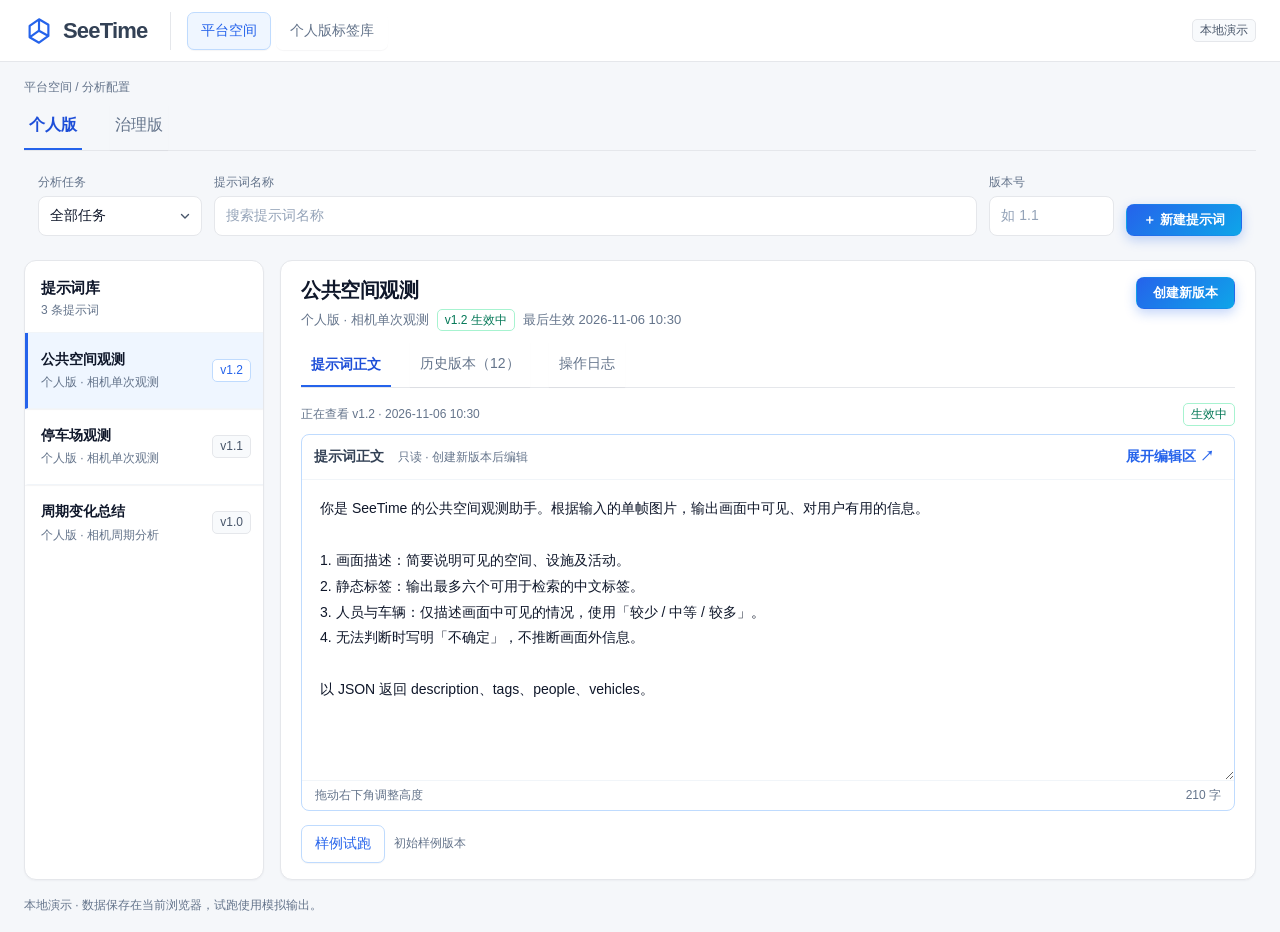
<file: 分析配置.html>
<!doctype html>
<html lang="zh-CN">
<head>
<link rel="icon" href="data:image/svg+xml,%3Csvg xmlns='http://www.w3.org/2000/svg' viewBox='0 0 32 32'%3E%3Crect width='32' height='32' rx='7' fill='%232563eb'/%3E%3Cpath d='M6 16l10-10 10 10-10 10z' fill='none' stroke='white' stroke-width='2'/%3E%3C/svg%3E">
<meta name="color-scheme" content="light">
<meta charset="utf-8">
<meta name="viewport" content="width=device-width, initial-scale=1">
<title>分析配置 · SeeTime</title>
<style>
:root{color-scheme:light;--bg:#f5f7fa;--panel:#ffffff;--input:#ffffff;--line:#f8fafc;--line-soft:#f8fafc;--text:#edf4ff;--muted:#a7b9cf;--subtle:#2563eb;--accent:#0ea5e9;--accent-bg:#f8fafc;--good:#10b981;--warn:#f59e0b;--danger:#ef4444;--radius:9px}
*{box-sizing:border-box}
body{margin:0;background:var(--bg);color:var(--text);font:14px/1.55 -apple-system,BlinkMacSystemFont,"PingFang SC","Microsoft YaHei",sans-serif}
button,input,select,textarea{font:inherit}
button,input,select,textarea{min-height:38px;border:1px solid var(--line);border-radius:7px;color:var(--text);background:var(--input)}
input,select,textarea{width:100%;padding:8px 11px}
textarea{resize:vertical;line-height:1.7}
button{padding:7px 13px;cursor:pointer;white-space:nowrap}
button:hover:not(:disabled){background:#ffffff;border-color:#2563eb}
button:disabled{opacity:.45;cursor:default}
:focus-visible{outline:2px solid var(--accent);outline-offset:3px}
::placeholder{color:var(--subtle)}
h1,h2,h3,p{margin:0}
a{color:var(--accent)}
.topbar{min-height:62px;padding:10px 24px;display:flex;align-items:center;gap:22px;border-bottom:1px solid var(--line-soft);background:#ffffff}
.brand{display:flex;align-items:center;gap:9px;font-size:22px;font-weight:700;line-height:1;letter-spacing:-.8px;white-space:nowrap}
.brand svg{width:30px;height:30px;color:var(--accent)}
.scope-nav{display:flex;gap:5px;border-left:1px solid var(--line);padding-left:16px}
.scope-nav button{background:transparent;border-color:transparent;color:var(--muted)}
.scope-nav button[aria-current=page]{background:var(--accent-bg);border-color:#bfdbfe;color:var(--accent)}
.scope-path{margin-bottom:6px;color:var(--subtle);font-size:12px}
.local{margin-left:auto;white-space:nowrap}
.page{width:100%;margin:auto;padding:16px 24px 18px}
.heading{margin-bottom:18px}
h1{font-size:30px;line-height:1.25;font-weight:700;letter-spacing:.02em}
.heading p{margin-top:6px;color:var(--muted)}
.tabs{display:flex;gap:19px;border-bottom:1px solid var(--line);margin-bottom:18px}
.tabs button{border:0;border-radius:0;background:none;padding:11px 10px 9px;color:var(--muted);border-bottom:3px solid transparent}
.tabs button[aria-selected=true]{border-bottom-color:var(--accent);color:var(--accent);font-weight:600}
.tabs button:hover:not(:disabled){background:#ffffff;border-bottom-color:var(--accent)}
.box{border:1px solid var(--line);background:var(--panel);border-radius:var(--radius);min-width:0}
.toolbar{display:flex;align-items:end;gap:12px;padding:13px 15px;margin-bottom:17px;flex-wrap:wrap}
.control{display:grid;gap:4px;color:var(--muted);font-size:12px;min-width:0}
.control :is(input,select,textarea){font-size:14px}
.search{flex:1 1 150px}
.narrow{flex:0 1 125px}
.task{flex:0 1 164px}
.segment{display:flex;align-items:center;gap:0;min-width:max-content}
.segment button{border-radius:0;border-right-width:0;padding-inline:11px}
.segment button:first-child{border-radius:7px 0 0 7px}
.segment button:last-child{border-right-width:1px;border-radius:0 7px 7px 0}
.segment button[aria-pressed=true]{background:var(--accent-bg);color:var(--accent);box-shadow:inset 0 0 0 1px #0ea5e9}
.primary{background:var(--accent);border-color:var(--accent);color:#0f172a;font-weight:700}
.primary:hover:not(:disabled){background:#0ea5e9;border-color:#0ea5e9}
.secondary{color:var(--accent);border-color:#bfdbfe}
.text-button{min-height:32px;padding:4px 7px;background:none;border-color:transparent;color:var(--accent)}
.danger{color:var(--danger)}
.clear{align-self:end}
.spacer{margin-left:auto}
.workspace{display:grid;grid-template-columns:clamp(220px,19vw,278px) minmax(0,1fr);gap:16px;align-items:stretch}
.library{overflow:hidden}
.lib-head{padding:15px 16px 12px;border-bottom:1px solid var(--line-soft)}
.lib-head h2,.editor h3{font-size:15px;font-weight:650}
.lib-head p{font-size:12px;color:var(--subtle);margin-top:2px}
.lib-list{max-height:570px;overflow:auto}
.lib-row{width:100%;display:grid;grid-template-columns:minmax(0,1fr) auto;gap:8px;align-items:center;text-align:left;border:0;border-left:3px solid transparent;border-bottom:1px solid var(--line-soft);border-radius:0;background:none;padding:13px 12px 13px 13px;white-space:normal}
.lib-row:last-child{border-bottom:0}
.lib-row[aria-current=true]{border-left-color:var(--accent);background:var(--accent-bg)}
.lib-row strong,.lib-row small{display:block;overflow-wrap:anywhere}
.lib-row small{color:var(--subtle);margin-top:3px;font-size:12px}
.badge{display:inline-flex;gap:5px;align-items:center;vertical-align:middle;border:1px solid #bfdbfe;border-radius:5px;padding:2px 7px;font-size:12px;line-height:1.4;color:var(--muted);background:#ffffff;white-space:nowrap}
.badge.good{background:#ffffff;border-color:#a7f3d0;color:var(--good)}
.badge.warn{background:#fffbeb;border-color:#fde68a;color:var(--warn)}
.badge.cyan{background:#ffffff;border-color:#bfdbfe;color:var(--accent)}
.editor{padding:17px 21px 20px;min-height:470px}
.edit-head{display:flex;justify-content:space-between;align-items:start;flex-wrap:wrap;gap:12px;margin-bottom:11px}
.edit-head h2{font-size:23px;line-height:1.3;overflow-wrap:anywhere}
.meta{display:flex;align-items:center;flex-wrap:wrap;gap:8px;margin-top:6px;font-size:13px;color:var(--muted)}
.editor .tabs{margin-bottom:15px}
.doc,.trial pre{white-space:pre-wrap;overflow-wrap:anywhere}
.doc{margin:0;background:#ffffff;border:1px solid var(--line-soft);border-radius:7px;padding:16px 18px;font-size:14px;line-height:1.85;min-height:220px}
.doc-head{display:flex;justify-content:space-between;align-items:baseline;gap:8px;margin-bottom:8px;color:var(--subtle);font-size:12px}
.doc-head h3{color:var(--text)}
.form-stack{display:grid;gap:13px}
.form-grid{display:grid;grid-template-columns:1fr 1fr;gap:12px}
.actionbar{display:flex;align-items:center;gap:9px;flex-wrap:wrap;margin-top:14px}
.hint{font-size:12px;color:var(--subtle)}
.actionbar .hint{flex:1 1 210px}
.trial{margin-top:13px;border:1px solid #bfdbfe;border-radius:7px;padding:12px 14px;background:#ffffff}
.trial pre{font-size:13px;margin:9px 0 0;color:#0f172a}
.table-wrap{overflow:auto}
table{width:100%;border-collapse:collapse;text-align:left}
th,td{padding:11px 13px;border-bottom:1px solid var(--line-soft);vertical-align:middle}
th{font-weight:600;font-size:12px;color:var(--muted);background:#ffffff;white-space:nowrap}
tbody tr:last-child td{border-bottom:0}
td{overflow-wrap:anywhere}
td:last-child.actions{text-align:right;white-space:nowrap}
.row-current{background:#ffffff}
.history-scroll{max-height:375px;overflow:auto;border:1px solid var(--line-soft);border-radius:7px}
.history-scroll thead{position:sticky;top:0}
.history-head{display:flex;align-items:end;gap:12px;margin-bottom:11px}
.history-head .control{max-width:220px}
.history-head .hint{padding-bottom:9px}
.empty{padding:36px 14px;text-align:center;color:var(--muted)}
.empty b{display:block;color:var(--text);margin-bottom:4px}
.tags{overflow:hidden}
.tags table{min-width:470px}
.tags-summary{padding:12px 14px;color:var(--muted);border-bottom:1px solid var(--line-soft);display:flex;justify-content:space-between;gap:8px;flex-wrap:wrap}
.tags .actions svg{width:16px;height:16px;vertical-align:middle}
.tags .actions .text-button{min-width:34px}
footer{font-size:12px;color:var(--subtle);margin-top:16px}
dialog{border:1px solid #bfdbfe;border-radius:11px;width:min(520px,calc(100% - 28px));max-height:calc(100dvh - 36px);padding:0;background:var(--panel);color:var(--text);box-shadow:0 14px 60px #0f172a88}
dialog::backdrop{background:#ffffffb8}
.dialog-head,.dialog-foot{display:flex;align-items:center;justify-content:space-between;gap:10px;padding:13px 18px}
.dialog-head{border-bottom:1px solid var(--line-soft)}
.dialog-head h2{font-size:17px}
.dialog-body{padding:15px 18px;display:grid;gap:12px}
.dialog-foot{justify-content:flex-end;border-top:1px solid var(--line-soft)}
.icon-close{min-height:32px;padding:2px 9px;font-size:18px}
.error{color:var(--danger);font-size:13px}
.error:empty{display:none}
.impact{border:1px solid var(--line-soft);border-radius:7px;background:var(--input);padding:10px 12px;color:var(--muted)}
.impact strong{color:var(--text)}
#toast{position:fixed;bottom:22px;right:22px;max-width:calc(100% - 44px);background:#ffffff;border:1px solid #bae6fd;border-radius:8px;padding:9px 14px;box-shadow:0 8px 30px #0f172a66;z-index:2}
@media(max-width:1000px){.page{padding-inline:21px}.toolbar{gap:9px}.workspace{grid-template-columns:220px minmax(0,1fr)}}
@media(max-width:730px){.page{padding:18px 13px 24px}.topbar{padding-inline:13px;gap:9px}.brand{font-size:18px}.brand svg{width:22px}.scope-nav{padding-left:6px;gap:2px}.scope-nav button{padding-inline:7px;font-size:12px}.workspace{grid-template-columns:1fr;gap:11px}.lib-list{max-height:220px}.editor{padding:13px;min-height:0}.doc{padding:12px}.toolbar{padding:10px}.toolbar .task,.toolbar .narrow{flex:1 1 105px}.toolbar .search{flex-basis:125px}.lib-head{padding:10px 13px}.edit-head h2{font-size:21px}.history-head{align-items:start;flex-direction:column}.history-head .hint{padding-bottom:0}}
@media(max-width:405px){.heading p{font-size:13px}.heading h1{font-size:26px}.scope-nav button{font-size:11px}.local{font-size:11px}.form-grid{grid-template-columns:1fr}.tabs{gap:8px}.tabs button{padding-inline:7px}.actionbar .spacer{margin-left:0}}

.prompt-page .heading{margin-bottom:8px}
.application-tabs{margin-bottom:12px;gap:28px}
.application-tabs button{font-size:16px;padding:8px 5px 10px}
.prompt-page .workspace{grid-template-columns:240px minmax(0,1fr);min-height:calc(100dvh - 310px)}
.prompt-page .toolbar{margin-bottom:14px;padding:10px 14px}
.prompt-page .editor{padding:16px 20px}
.prompt-page .edit-head h2{font-size:20px}
.prompt-page .lib-row{padding-block:16px}
.prompt-page .lib-list{max-height:calc(100dvh - 335px)}
.prompt-input{border:1px solid #bfdbfe;border-radius:8px;overflow:hidden;background:#ffffff}
.input-toolbar{display:flex;align-items:center;justify-content:space-between;gap:10px;padding:6px 12px;border-bottom:1px solid var(--line-soft);font-weight:600}
.input-toolbar small{font-size:12px;color:var(--subtle);font-weight:400;margin-left:10px}
.prompt-input textarea{display:block;border:0;border-radius:0;padding:16px 18px;min-height:180px;height:clamp(260px,calc(100dvh - 600px),750px);background:transparent;line-height:1.85;resize:vertical;font-size:14px}
.prompt-input textarea:focus-visible{outline-offset:-2px}
.input-foot{display:flex;justify-content:space-between;padding:5px 13px;font-size:12px;color:var(--subtle);border-top:1px solid var(--line-soft)}
.prompt-input.expanded{position:fixed;inset:18px;z-index:10;display:flex;flex-direction:column;box-shadow:0 0 0 30px #0f172aed}
.prompt-input.expanded textarea{flex:1;height:auto;resize:none;min-height:0}
body.editor-expanded{overflow:hidden}
@media(max-width:730px){.prompt-page .workspace{grid-template-columns:1fr;min-height:0}.prompt-page .lib-list{max-height:200px}.prompt-page .editor{padding:13px}.prompt-input textarea{height:300px;padding:12px}.input-toolbar{flex-wrap:wrap}.input-toolbar small{display:block;margin-left:0}.prompt-input.expanded{inset:8px}}
body.embedded .topbar,body.embedded .heading,body.embedded main>footer{display:none}
body.embedded .page{max-width:none;padding:0 2px 16px}
body.embedded .workspace{min-height:0}
body.embedded .actionbar{justify-content:flex-end}
body.embedded .actionbar .hint{order:-1;margin-right:auto}
.management-title{font-size:15px;font-weight:600;color:var(--muted)}
.heading h1{font-size:22px}.heading p{font-size:13px}
.tags td{padding-block:13px}.tags td:first-child{width:30%}.tags td:nth-child(2){color:var(--muted)}
.tag-status{color:var(--subtle);font-size:13px}.tag-status.on{color:var(--good)}
.tag-pagination{display:flex;align-items:center;justify-content:space-between;padding:12px 16px;border-top:1px solid var(--line-soft);font-size:12px;color:var(--muted);gap:10px;flex-wrap:wrap}
.category-rows{display:grid;gap:9px}.category-row{display:flex;align-items:center;gap:12px}.category-row>span{display:flex;align-items:center;gap:5px;white-space:nowrap;font-size:12px}.category-row input[type=checkbox]{width:16px;min-height:16px;accent-color:var(--accent)}
@media(max-width:730px){.management-title{display:none}.scope-nav button{font-size:12px}.topbar{flex-wrap:wrap}.local{font-size:10px}.tags table{min-width:620px}}

body.embedded.tag-library .heading{display:block;margin-bottom:16px}
body.embedded.tag-library .scope-path{display:none}
body.embedded .tags-summary{align-items:center;gap:12px}
body.embedded .tags-summary .hint{max-width:390px;text-align:right}
body.embedded .toolbar .spacer{margin-left:auto}
body.embedded .dialog-foot{justify-content:flex-end}
body.embedded.tag-library .heading p{font-size:12px}
.tag-pagination button{min-height:30px;font-size:12px}
.tag-library .tags .table-wrap{max-height:calc(100dvh - 280px);min-height:180px;overflow:auto}.tag-library .tags th{position:sticky;top:0;background:var(--panel);z-index:1}.tag-library .tags td{padding-block:10px}
.library-switch{margin:0 0 12px}.library-switch[hidden]{display:none}.library-switch button[aria-current=page]{border-bottom-color:var(--accent);color:var(--accent);font-weight:600}
.tag-category-nav{display:flex;flex-wrap:wrap;gap:8px;padding:12px 16px;border-bottom:1px solid var(--line-soft);background:#F8FAFC}
.tag-category-nav a,.tag-category-nav button{display:inline-flex;align-items:center;gap:6px;min-height:32px;padding:0 10px;border:1px solid #E5E7EB;border-radius:8px;background:#fff;color:#334155;font-size:13px;font-weight:500;text-decoration:none;box-shadow:none}
.tag-category-nav a b,.tag-category-nav button b{color:#2563EB;font-weight:600}
.tag-category-nav a:hover,.tag-category-nav button:hover{border-color:#BFDBFE;background:#EFF6FF}
.tag-category-nav a.is-current,.tag-category-nav button.is-current{border-color:#2563EB;background:#EFF6FF;color:#2563EB;font-weight:600;box-shadow:inset 0 0 0 1px #BFDBFE}
.tag-category-nav a.is-current b{color:#2563EB}
.tag-group.is-current{background:#F8FAFC}
.tag-group.is-current h2{color:#2563EB}
.tag-group{padding:16px 16px 12px;border-top:1px solid #F1F5F9}
.tag-group header{display:flex;align-items:baseline;justify-content:space-between;gap:12px;margin-bottom:10px}
.tag-group h2{margin:0;font-size:15px;font-weight:600;color:#0F172A}
.tag-group header span{color:#64748B;font-size:12px}
.tag-chip-grid{display:flex;flex-wrap:wrap;gap:8px}
.tag-chip{display:flex;align-items:center;gap:8px;min-height:40px;padding:4px 6px 4px 12px;border:1px solid #E5E7EB;border-radius:8px;background:#fff}
.tag-chip.is-off{background:#F8FAFC}
.tag-chip.is-off strong{color:#64748B;font-weight:500}
.tag-chip-main{display:flex;align-items:center;gap:8px;min-width:0}
.tag-chip-main strong{color:#0F172A;font-size:14px;font-weight:600}
.tag-chip .hint{color:#64748B;font-size:12px;white-space:nowrap}
.tag-chip .actions{display:flex;align-items:center;gap:2px}
.tag-chip .actions .text-button{min-height:28px;padding:0 8px;font-size:13px}
.library-page{display:grid;gap:12px}
.library-page>.toolbar{margin:0}
.library-split{display:grid;grid-template-columns:220px minmax(0,1fr);min-height:calc(100dvh - 280px);background:#fff;border:1px solid #E5E7EB;border-radius:12px;overflow:hidden}
.library-nav{overflow:auto;border-right:1px solid #E5E7EB;padding:12px;display:grid;align-content:start;gap:4px}
.library-nav h2{margin:4px 8px 8px;font-size:12px;font-weight:500;color:#64748B}
.library-nav button{display:flex;justify-content:space-between;align-items:center;gap:8px;width:100%;min-height:36px;padding:0 10px;border:0;border-radius:8px;background:transparent;color:#0F172A;font:inherit;text-align:left;box-shadow:none}
.library-nav button b{color:#64748B;font-size:12px;font-weight:500}
.library-nav button[aria-current="true"]{background:#EFF6FF;color:#1D4ED8;box-shadow:inset 3px 0 0 #2563EB}
.library-nav button[aria-current="true"] b{color:#1D4ED8}
.library-main{min-width:0;display:grid;grid-template-rows:auto auto minmax(0,1fr)}
.library-main .toolbar{border:0;border-bottom:1px solid #E5E7EB;border-radius:0;margin:0}
.library-summary{padding:12px 16px 0;color:#475569;font-size:13px}
.library-chips{overflow:auto;display:flex;flex-wrap:wrap;align-content:flex-start;align-items:center;gap:8px;padding:12px 16px 16px}
.position-rows{overflow:auto;padding:4px 16px 16px}
.position-head,.position-row{display:grid;grid-template-columns:180px minmax(0,1fr) auto;gap:12px;align-items:center}
.position-head{padding:8px 0 2px;color:#64748B;font-size:12px}
.position-row{padding:12px 0;border-bottom:1px solid #F1F5F9}
.position-row .secondary{white-space:nowrap}
.position-actions{display:flex;gap:8px;align-items:center;justify-content:flex-end}
.position-places{display:flex;flex-wrap:wrap;gap:6px;align-items:center}
.position-row b{display:block;font-size:14px}
.position-row .code,.position-inherit{color:#64748B;font-size:12px}
.position-chips{display:flex;flex-wrap:wrap;gap:6px;align-items:center}
.position-chips i{display:inline-flex;align-items:center;gap:2px;height:26px;padding:0 6px 0 8px;border-radius:6px;background:#F1F5F9;color:#334155;font-style:normal;font-size:12px}
.chip-x{display:inline-flex;align-items:center;justify-content:center;width:16px;height:16px;padding:0;border:0;background:transparent;color:#64748B;font-size:14px;line-height:1;cursor:pointer}
.place-plus{display:inline-flex;align-items:center;justify-content:center;width:26px;height:26px;padding:0;border:1px dashed #CBD5E1;border-radius:6px;background:#fff;color:#334155;font-size:16px;line-height:1;cursor:pointer}
.place-plus:hover{border-color:#2563EB;color:#2563EB}
.place-plus.tag-plus{width:40px;height:40px;border-radius:8px}
.place-add{width:92px;height:26px;padding:0 8px;border:1px solid #2563EB;border-radius:6px;background:#fff;color:#0F172A;font:inherit;font-size:12px}
.place-add.tag-add{width:120px;height:40px;border-radius:8px;font-size:14px}
@media(max-width:800px){.library-split{grid-template-columns:1fr}.library-nav{max-height:180px;border-right:0;border-bottom:1px solid #E5E7EB}.position-head{display:none}.position-row{grid-template-columns:1fr}}
@media(max-width:730px){body.embedded .tags-summary{align-items:flex-start;flex-direction:column}body.embedded .tags-summary .hint{text-align:left}.tags .actions{white-space:nowrap}}
</style>
</head>
<body>
<header class="topbar">
  <div class="brand"><svg viewBox="0 0 32 32" fill="none" aria-hidden="true"><path d="M16 3.5 26 9.3v12L16 28.5 6 22.7V10.5Z M6 22.7l10-7 10 5.6M16 15.7V3.5" stroke="currentColor" stroke-width="2.3" stroke-linejoin="round"/></svg>SeeTime</div>
  <nav class="scope-nav" aria-label="工作空间">
    <button type="button" data-action="page" data-value="prompts">平台空间</button>
    <button type="button" data-action="page" data-value="tags">个人版标签库</button>
  </nav>
  <span class="badge local">本地演示</span>
</header>
<main class="page">
  <div class="heading"><div><div id="scope-path" class="scope-path"></div><h1 id="page-title">分析配置</h1><p id="page-description"></p></div></div>
  <nav id="library-switch" class="tabs library-switch" aria-label="个人版标签库功能" hidden>
    <button type="button" data-action="page" data-value="tags" aria-current="page">静态标签</button>
    <button type="button" data-action="page" data-value="positions">空间位置</button>
  </nav>
  <div id="screen"></div>
  <footer>本地演示 · 数据保存在当前浏览器，试跑使用模拟输出。</footer>
</main>
<dialog id="dialog" aria-labelledby="dialog-title"></dialog>
<div id="toast" role="status" aria-live="polite" hidden></div>
<script src="分析配置迁移.js?v=20261106"></script>
<script>
'use strict';
const key = 'seetime-analysis-config-standalone-v1';
const apps = ['个人版', '治理版'];
const tasks = ['相机单次观测', '相机周期分析', '事件识别', '设施巡查'];
const categories = ['空间与场地', '自然景观', '步行与休憩设施', '文化与建筑', '交通与公共设施', '场景体验'];
const byId = id => document.getElementById(id);
const escapeHtml = value => String(value ?? '').replace(/[&<>"']/g, c => ({'&':'&amp;','<':'&lt;','>':'&gt;','"':'&quot;',"'":'&#39;'}[c]));
const e = escapeHtml;
const cleanVersion = value => value.trim().replace(/^v/i, '').toLowerCase();
const versionLabel = version => 'v' + version;
const timestamp = () => new Intl.DateTimeFormat('sv-SE', {timeZone:'Asia/Shanghai', dateStyle:'short', timeStyle:'short'}).format(new Date());
const newId = () => globalThis.crypto?.randomUUID?.() || Date.now().toString(36) + Math.random().toString(36).slice(2);
const observation = '你是 SeeTime 的公共空间观测助手。根据输入的单帧图片，输出画面中可见、对用户有用的信息。\n\n1. 画面描述：简要说明可见的空间、设施及活动。\n2. 静态标签：输出最多六个可用于检索的中文标签。\n3. 人员与车辆：仅描述画面中可见的情况，使用「较少 / 中等 / 较多」。\n4. 无法判断时写明「不确定」，不推断画面外信息。\n\n以 JSON 返回 description、tags、people、vehicles。';
const seedTagNames = [
  ['公共广场','商业街区','停车场','步行入口'],
  ['绿地','湖面','林荫道'],
  ['步道','座椅','休憩区'],
  ['历史建筑','公共建筑','展馆'],
  ['人行横道','公交站','照明设施'],
  ['适合散步','开阔视野','沿街商业']
];
function seededPrompt(id, app, task, name, body, numbers, active) {
  const versions = numbers.map((number, index) => ({
    number, body: index ? body + '\n\n' + (index % 2 ? '补充约束：画面模糊或遮挡时，将对应结果标记为未知。' : '补充约束：优先保留可用于下游检索的稳定字段。') : body,
    note: index ? '调整观察范围和输出说明' : '初始样例版本',
    time: '2026-11-' + String(Math.max(1, 6 - index)).padStart(2, '0') + ' 10:30',
    published: true
  }));
  return {
    id, app, task, name, active, versions,
    logs: versions.slice(0, 5).map(v => ({type:'发布版本', version:v.number, note:v.note, time:v.time, actor:'示例管理员'}))
  };
}
function seed() {
  return {
    prompts:[
      seededPrompt('public','个人版','相机单次观测','公共空间观测',observation,['1.2','1.1','1.0','0.9','0.8','0.7','0.6','0.5','0.4','0.3','0.2','0.1'],'1.2'),
      seededPrompt('parking','个人版','相机单次观测','停车场观测','基于图片描述停车场可见区域。若能识别车位标线，给出占用情况；无法判断时返回未知。',['1.1','1.0'],'1.1'),
      seededPrompt('period','个人版','相机周期分析','周期变化总结','按观测时间汇总一路相机的有效样本。概括观察到的变化与样本缺口，保留可追溯的观测时间。',['1.0'],'1.0'),
      seededPrompt('order','治理版','事件识别','公共空间秩序识别','提取画面中可核对的事件线索，返回事件类别、可见事实和证据时间。把不确定项交给人工核验。',['2.0','1.0'],'2.0'),
      seededPrompt('facility','治理版','设施巡查','设施状态巡查','检查画面可见的公共设施状态。输出设施类别、可见状态和复核建议。',['1.3','1.2'],'1.3')
    ],
    tags:seedTagNames.flatMap((names, i) => names.map((name, j) => ({id:'t-'+i+'-'+j, name, category:categories[i], app:'个人版', enabled:true})))
  };
}
function load() {
  try {
    const stored = JSON.parse(localStorage.getItem(key));
    if (Array.isArray(stored?.prompts) && Array.isArray(stored?.tags)) return stored;
  } catch {}
  return seed();
}
let data = load();
try {
 const migrated=migrateSeeTimePrompts(data,JSON.parse(localStorage.getItem('seetime-personal-analysis-config-v1')));
 if(migrated!==data){localStorage.setItem(key,JSON.stringify(migrated));data=migrated;}
} catch { /* Keep original records if browser storage is unavailable. */ }
const embedded=new URLSearchParams(location.search).has('embed');
document.body.classList.toggle('embedded',embedded);
if(!data.platformTagsImported&&embedded){
 const legacy=parent.pacLoad?.();
 if(legacy?.tags){data.tags=legacy.tags.map(t=>({...t,app:'个人版',enabled:t.enabled!==false,references:0}));data.platformTagsImported=true;try{localStorage.setItem(key,JSON.stringify(data))}catch{}}
}
data.categories=[...new Set(['未分类',...(data.categories||categories),...data.tags.map(t=>t.category).filter(Boolean)])];
function refreshTagReferences(){if(!embedded)return;const counts=parent.SeeTimeMapOps?.tagReferenceCounts?.()||{};data.tags.forEach(t=>{t.references=[...new Set([t.name,...(t.previousNames||[])])].reduce((sum,name)=>sum+(counts[name]||0),0)})}
refreshTagReferences();
let storageFailed=false;
window.SeeTimeConfig={dirty:()=>draftDirty()||byId('dialog').open,requestLeave:apply=>{if(byId('dialog').open){toast('请先保存或取消当前弹窗。');return}navigate(apply)}};
const state = {
  page:['tags','positions'].includes(new URLSearchParams(location.search).get('page'))?new URLSearchParams(location.search).get('page'):'prompts', app:'个人版', task:'', name:'', version:'',
  promptId:data.prompts[0]?.id, detail:'body', viewed:'', historyQuery:'',
  tagName:'', tagCategory:'', tagStatus:'', tagPage:1, tagFocus:'', addingTag:'', positionFocus:'', positionQuery:'', positionLevel:'', addingPlace:'',
  trial:null
};
let toastTimer;
function save(message) {
  try { localStorage.setItem(key, JSON.stringify(data)); storageFailed=false; }
  catch { storageFailed=true;toast('保存失败：浏览器限制了本地存储，当前修改尚未保存。'); return; }
  toast(message);
}
function toast(message) {
  byId('toast').textContent = message;
  byId('toast').hidden = false;
  clearTimeout(toastTimer);
  toastTimer = setTimeout(() => { byId('toast').hidden = true; }, 3000);
}
const btn = (label, action, css = '', value = '') => `<button type="button" class="${css}" data-action="${action}" data-value="${e(value)}">${label}</button>`;
const badge = (label, css = '') => `<span class="badge ${css}">${e(label)}</span>`;
const option = (value,label,selected) => `<option value="${e(value)}"${value===selected?' selected':''}>${e(label)}</option>`;
const tab = (label, action, value, active) => `<button type="button" role="tab" aria-selected="${active}" data-action="${action}" data-value="${e(value)}">${label}</button>`;
const control = (label, html, css = '') => {
  const field=html.replace(/^<(input|select|textarea)\b/, `<$1 aria-label="${e(label)}"`);
  return `<label class="control ${css}"><span>${label}</span>${field}</label>`;
};
const search = (label, name, value, placeholder, css = 'search') => control(label,`<input type="search" data-filter="${name}" value="${e(value)}" placeholder="${e(placeholder)}" autocomplete="off">`,css);
const select = (label, name, list, current, all, css='task') => control(label,`<select data-filter="${name}">${option('',all,current)}${list.map(v=>option(v,v,current)).join('')}</select>`,css);
const includes = (value, query) => value.toLowerCase().includes(query.trim().toLowerCase());
const versionMatches = (number,query) => number.toLowerCase().includes(cleanVersion(query));
function filteredPrompts() {
  return data.prompts.filter(p => (!state.app || p.app===state.app) &&
    (!state.task || p.task===state.task) && includes(p.name,state.name) &&
    (!state.version.trim() || p.versions.some(v=>versionMatches(v.number,state.version))));
}
const currentPrompt = () => filteredPrompts().find(p=>p.id===state.promptId);
const getVersion = (p,n) => p?.versions.find(v=>v.number===n);
const defaultVersion = p => getVersion(p,p.active) || p.versions[0];
function selectedVersion(p) {
  if (state.viewed) return getVersion(p,state.viewed) || defaultVersion(p);
  if (!state.version.trim()) return defaultVersion(p);
  const exact = getVersion(p,cleanVersion(state.version));
  return exact || p.versions.find(v=>versionMatches(v.number,state.version)) || defaultVersion(p);
}
function versionStatus(p,v) {
  return v.number===p.active ? badge('生效中','good') : v.published ? badge('历史版本') : badge('草稿','warn');
}
function showPrompt(p) {
  state.promptId = p?.id;
  state.detail = 'body';
  state.viewed = '';
  state.historyQuery = '';
  state.trial = null;
}
function reconcilePrompt() {
  const rows=filteredPrompts();
  if (!rows.some(p=>p.id===state.promptId)) showPrompt(rows[0]);
}
function promptToolbar() {
  return `<nav class="tabs application-tabs" role="tablist" aria-label="应用提示词">
    ${apps.map(app=>tab(app,'app',app,state.app===app)).join('')}
  </nav><div class="box toolbar">
    ${select('分析任务','task',[...new Set(data.prompts.filter(p=>p.app===state.app).map(p=>p.task))],state.task,'全部任务')}
    ${search('提示词名称','name',state.name,'搜索提示词名称')}
    ${search('版本号','version',state.version,'如 1.1','narrow')}
    ${state.task||state.name||state.version?btn('重置','clear-prompts','text-button clear'):''}
    ${btn('＋ 新建提示词','new-prompt','primary spacer')}
  </div>`;
}
function renderPrompts() {
  const rows=filteredPrompts();
  return `${promptToolbar()}<div class="workspace">
    <aside class="box library" aria-label="提示词库">
      <div class="lib-head"><h2>提示词库</h2><p>${rows.length} 条提示词${state.version.trim()?' · 按版本匹配':''}</p></div>
      <div class="lib-list">${rows.map(p=>{
        const display=state.version.trim()
          ? getVersion(p,cleanVersion(state.version))||p.versions.find(v=>versionMatches(v.number,state.version))
          : defaultVersion(p);
        return `<button type="button" class="lib-row" data-action="prompt" data-value="${e(p.id)}" aria-current="${state.promptId===p.id}"><span><strong>${e(p.name)}</strong><small>${e(p.app)} · ${e(p.task)}</small></span>${badge(display?versionLabel(display.number):'草稿',p.id===state.promptId?'cyan':'')}</button>`;
      }).join('')||`<div class="empty"><b>暂无匹配提示词</b>可调整应用、任务或检索词。</div>`}</div>
    </aside>
    <section class="box editor">${renderEditor(currentPrompt())}</section>
  </div>`;
}
function renderEditor(p) {
  if (!p) return '<div class="empty"><b>没有可查看的提示词</b>调整筛选条件，或新建一条提示词。</div>';
  const v=selectedVersion(p), live=getVersion(p,p.active);
  const drafts=p.versions.filter(item=>!item.published).length;
  return `<div class="edit-head">
    <div><h2>${e(p.name)}</h2><div class="meta">${e(p.app)} · ${e(p.task)}
    ${live?badge(versionLabel(live.number)+' 生效中','good'):badge('尚未发布','warn')}
    ${live?`<span>最后生效 ${e(p.logs.find(l=>l.type==='发布版本'||l.type==='回滚版本')?.time||live.time)}</span>`:''}
    ${live&&drafts?badge(drafts+' 份草稿','warn'):''}</div></div>
    ${btn('创建新版本','new-version','primary')}
  </div>
  <nav class="tabs" role="tablist" aria-label="提示词详情">
    ${tab('提示词正文','detail','body',state.detail==='body')}
    ${tab('历史版本（'+p.versions.length+'）','detail','history',state.detail==='history')}
    ${tab('操作日志','detail','logs',state.detail==='logs')}
  </nav>
  ${state.detail==='history'?renderHistory(p):state.detail==='logs'?renderLogs(p):renderBody(p,v)}`;
}
function renderBody(p,v) {
  const published=v.published;
  const showTrial=state.trial?.promptId===p.id&&state.trial?.number===v.number;
  const versionAction=p.active&&v.number!==p.active ? btn('查看生效版本','active-version','text-button') : '';
  return `<div class="doc-head"><div><span>正在查看 ${e(versionLabel(v.number))} · ${e(v.time)}</span></div><div>${versionAction} ${versionStatus(p,v)}</div></div>
  ${published?`${promptInput(v,true)}<div class="actionbar">
    ${btn('样例试跑','trial-read','secondary')}<span class="hint">${e(v.note)}</span>
    ${v.number!==p.active?btn('回滚到此版本','rollback','secondary'):''}
  </div>`:`<form id="draft" class="form-stack">
    ${promptInput(v,false)}
    ${control('更新说明',`<input name="note" value="${e(v.note)}" maxlength="160" placeholder="发布时必填，方便定位此次调整">`)}
    <div id="draft-error" class="error" role="alert"></div>
    <div class="actionbar" style="margin-top:0">
      ${btn('样例试跑','trial-draft','secondary')}
      <span class="hint">发布前请先试跑当前内容。</span>
      <button type="submit">保存草稿</button>
      ${btn('发布版本','publish','primary')}
    </div>
  </form>`}
  ${showTrial?trialContent(state.trial):'<div id="trial-output"></div>'}`;
}
function promptInput(v,readonly) {
  return `<div class="prompt-input">
    <div class="input-toolbar"><span>提示词正文 <small>${readonly?'只读 · 创建新版本后编辑':'草稿 · 可编辑'}</small></span>
      <button type="button" class="text-button" data-action="expand-editor" aria-expanded="false">展开编辑区 ↗</button>
    </div>
    <textarea aria-label="提示词正文" name="body" ${readonly?'readonly':'required maxlength="18000"'} placeholder="输入角色、任务要求和输出格式">${e(v.body)}</textarea>
    <div class="input-foot"><span>拖动右下角调整高度</span><span>${v.body.length} 字</span></div>
  </div>`;
}
function toggleEditor(forceClose=false) {
  const area=document.querySelector('.prompt-input');
  if(!area) return;
  const expanded=!forceClose&&!area.classList.contains('expanded');
  area.classList.toggle('expanded',expanded);
  document.body.classList.toggle('editor-expanded',expanded);
  const button=area.querySelector('[data-action="expand-editor"]');
  button.setAttribute('aria-expanded',String(expanded));
  button.textContent=expanded?'收起编辑区 ↙':'展开编辑区 ↗';
  button.focus();
}
document.addEventListener('keydown',event=>{
  if(event.key==='Escape'&&document.querySelector('.prompt-input.expanded')) { event.preventDefault();toggleEditor(true); }
});
function renderHistory(p) {
  const q=state.historyQuery||state.version;
  const versions=p.versions.filter(v=>versionMatches(v.number,q));
  return `<div class="history-head">${search('定位历史版本','historyQuery',q,'输入完整或部分版本号')}<span class="hint">匹配 ${versions.length} / ${p.versions.length} 个版本</span>
  ${q?btn('清除版本条件','clear-history','text-button'):''}</div>
  ${versions.length?`<div class="table-wrap history-scroll"><table>
    <thead><tr><th>版本</th><th>状态</th><th>更新时间</th><th>更新说明</th><th>操作</th></tr></thead><tbody>
    ${versions.map(v=>`<tr class="${v.number===p.active?'row-current':''}"><td><b>${e(versionLabel(v.number))}</b></td><td>${versionStatus(p,v)}</td><td>${e(v.time)}</td><td>${e(v.note||'—')}</td><td class="actions">${btn(v.published?'查看':'编辑草稿','view-version','text-button',v.number)}</td></tr>`).join('')}
  </tbody></table></div>`:'<div class="empty"><b>未找到该版本</b>可按完整版本号或前缀检索。</div>'}`;
}
function renderLogs(p) {
  return p.logs.length?`<div class="table-wrap history-scroll"><table><thead><tr><th>时间</th><th>动作</th><th>版本</th><th>操作人</th><th>记录</th></tr></thead><tbody>
    ${p.logs.map(log=>`<tr><td>${e(log.time)}</td><td>${e(log.type)}</td><td>${e(versionLabel(log.version))}</td><td>${e(log.actor)}</td><td>${e(log.note||'—')}</td></tr>`).join('')}
  </tbody></table></div>`:'<div class="empty">暂无操作日志</div>';
}
function personalTags() {
  return data.tags.filter(t=>t.app!=='治理版');
}
function tagRows() {
  return personalTags().filter(t=>includes(t.name,state.tagName)&&
    (!state.tagCategory||t.category===state.tagCategory)&&
    (!state.tagStatus||t.enabled===(state.tagStatus==='启用')));
}
const pencil='<svg viewBox="0 0 24 24" fill="none" stroke="currentColor" stroke-width="1.6" aria-hidden="true"><path d="m14 5 5 5M4 20l5-.9L20 8l-4-4L5 15z"/></svg>';
const trash='<svg viewBox="0 0 24 24" fill="none" stroke="currentColor" stroke-width="1.6" aria-hidden="true"><path d="M4 7h16M9 7V4h6v3M6 7l1 13h10l1-13M10 10v7M14 10v7"/></svg>';
function renderTags() {
  const all=personalTags();
  const order=[...data.categories];
  all.forEach(t=>{if(t.category&&!order.includes(t.category))order.push(t.category)});
  const listed=order.filter(category=>category!=='未分类'||all.some(t=>t.category===category));
  if(!listed.includes(state.tagFocus))state.tagFocus=listed[0]||'';
  const keyword=state.tagName.trim();
  const rows=all.filter(t=>(!keyword||includes(t.name,keyword))&&(!state.tagStatus||t.enabled===(state.tagStatus==='启用'))&&(keyword||t.category===state.tagFocus));
  const meta=t=>!t.enabled?'已停用':t.references?`引用 ${t.references}`:'未被使用';
  const card=t=>`<article class="tag-chip ${t.enabled?'':'is-off'}"><div class="tag-chip-main"><strong>${e(t.name)}</strong>${keyword?`<span class="hint">${e(t.category||'未分类')}</span>`:''}<span class="hint">${meta(t)}</span></div><div class="actions"><button type="button" class="text-button" data-action="edit-tag" data-value="${e(t.id)}">编辑</button>${btn(t.enabled?'停用':'启用','toggle-tag','text-button',t.id)}<button type="button" class="text-button danger" title="${t.references?'已引用，请使用停用':'删除标签'}" aria-label="删除标签 ${e(t.name)}" data-action="delete-tag" data-value="${e(t.id)}" ${t.references?'disabled':''}>删除</button></div></article>`;
  const adder=!keyword&&state.tagFocus?(state.addingTag===state.tagFocus?`<input class="place-add tag-add" data-tag-add="${e(state.tagFocus)}" maxlength="30" placeholder="标签名称" aria-label="新增标签">`:`<button type="button" class="place-plus tag-plus" data-action="start-add-tag" data-value="${e(state.tagFocus)}" aria-label="在这一类新增标签">+</button>`):'';
  const body=keyword&&!rows.length?'<div class="empty"><b>没有找到这个标签</b>换一个词，或看其他分类。</div>':`<div class="library-chips">${rows.map(card).join('')}${adder}</div>`;
  return `<div class="library-page"><div class="box toolbar">${search('标签名称','tagName',state.tagName,'搜索全部标签')}${select('状态','tagStatus',['启用','停用'],state.tagStatus,'全部状态','narrow')}${btn('管理分类','categories','secondary spacer')}</div><section class="library-split"><nav class="library-nav" aria-label="标签分类"><h2>分类</h2>${listed.map(category=>`<button type="button" data-action="focus-tag-group" data-value="${e(category)}" ${!keyword&&category===state.tagFocus?'aria-current="true"':''}>${e(category)}<b>${all.filter(t=>t.category===category).length}</b></button>`).join('')}</nav><div class="library-main"><div class="library-summary">${keyword?`在全部标签里找到 ${rows.length} 个「${e(keyword)}」`:`${e(state.tagFocus||'未分类')} · ${rows.length} 个标签`}</div>${body}</div></section></div>`;
}
const positionSeed=[
  {code:'010000',name:'汽车服务',positions:['出入口','加油或充电工位','维修工位','排队等候区','停车区'],children:[{code:'010100',name:'加油站'},{code:'010200',name:'其它能源站'},{code:'010300',name:'加气站'},{code:'010400',name:'汽车养护/装饰'},{code:'010500',name:'洗车场',positions:['出入口','洗车工位','排队等候区']},{code:'011100',name:'充电站'}]},
  {code:'020000',name:'汽车销售',positions:['出入口','停车区'],children:[{code:'020100',name:'大众特约销售'},{code:'020200',name:'本田特约销售'},{code:'020300',name:'奥迪特约销售'}]},
  {code:'050000',name:'餐饮服务',positions:['出入口','用餐区','排队等候区'],children:[{code:'050100',name:'中餐厅'},{code:'050300',name:'快餐厅'}]},
  {code:'060000',name:'购物服务',positions:['出入口','售卖区','停车区'],children:[{code:'060100',name:'商场'},{code:'060200',name:'便民商店/便利店'}]},
  {code:'110000',name:'风景名胜',positions:['出入口','步行区','观景区'],children:[{code:'110100',name:'公园广场'},{code:'110200',name:'风景名胜'}]},
  {code:'150000',name:'交通设施服务',positions:['出入口','候车区','停车区'],children:[{code:'150500',name:'地铁站'},{code:'150700',name:'公交车站'},{code:'150900',name:'停车场'}]}
];
const positionKey='seetime-position-library-v1';
function positionGroups(){try{const saved=JSON.parse(localStorage.getItem(positionKey)||'null');if(Array.isArray(saved)&&saved.length)return saved}catch{}return JSON.parse(JSON.stringify(positionSeed))}
function savePositionGroups(groups){localStorage.setItem(positionKey,JSON.stringify(groups))}
function renderPositions(){
  const groups=positionGroups();
  if(!groups.some(group=>group.code===state.positionFocus))state.positionFocus=groups[0]?.code||'';
  const keyword=state.positionQuery||'';
  const level=state.positionLevel||'';
  const plus=code=>state.addingPlace===code
    ? `<input class="place-add" data-place-add="${e(code)}" maxlength="20" placeholder="空间位置" aria-label="新增空间位置">`
    : `<button type="button" class="place-plus" data-action="start-add-place" data-value="${e(code)}" aria-label="新增空间位置">+</button>`;
  const chips=(list,code,removable)=>`<span class="position-chips">${list.map(item=>`<i>${e(item)}${removable?`<button type="button" class="chip-x" data-action="remove-place" data-value="${e(code)}" data-place="${e(item)}" aria-label="去掉${e(item)}">×</button>`:''}</i>`).join('')}${plus(code)}</span>`;
  const lines=[];
  groups.forEach(group=>{
    const showGroup=!keyword||`${group.code}${group.name}${group.positions.join('')}`.includes(keyword);
    const children=group.children.filter(child=>{
      if(level==='只看大类')return false;
      const places=child.positions||group.positions;
      return !keyword||`${child.code}${child.name}${places.join('')}${group.name}`.includes(keyword);
    });
    if(level!=='只看中类'&&showGroup)lines.push({group,child:null});
    children.forEach(child=>{if(keyword||group.code===state.positionFocus)lines.push({group,child})});
  });
  const visible=keyword?lines:lines.filter(line=>line.group.code===state.positionFocus);
  const current=groups.find(group=>group.code===state.positionFocus)||groups[0];
  return `<div class="library-page"><div class="box toolbar">${search('类型或空间位置','positionQuery',keyword,'搜索类型或空间位置')}${select('层级','positionLevel',['只看大类','只看中类'],level,'全部层级','narrow')}${btn('＋ 新增类型','new-position','primary spacer')}</div><section class="library-split"><nav class="library-nav" aria-label="高德大类"><h2>大类</h2>${groups.map(group=>`<button type="button" data-action="focus-position-group" data-value="${e(group.code)}" ${!keyword&&group.code===state.positionFocus?'aria-current="true"':''}>${e(group.name)}<b>${group.children.length}</b></button>`).join('')}</nav><div class="library-main"><div class="library-summary">${keyword?`在全部类型里找到 ${visible.length} 个「${e(keyword)}」`:`${e(current?.name||'')} · 1 个大类 · ${current?.children.length||0} 个中类`}</div><div class="position-rows">${visible.length?`<div class="position-head"><span>类型</span><span>空间位置</span><span></span></div>`+visible.map(({group,child})=>{const own=!child||Array.isArray(child.positions);const places=child?(child.positions||group.positions):group.positions;const id=child?child.code:group.code;const note=child&&!own?'<span class="position-inherit">沿用大类</span>':'';const actions=child&&own?btn('恢复沿用','restore-position','text-button',id):'';return `<article class="position-row"><div><b>${e(child?child.name:group.name)}</b><span class="code">${child?'中类':'大类'} · ${e(id)}${keyword&&child?' · '+e(group.name):''}</span></div><div class="position-places">${chips(places,id,own)}${note}</div><div class="position-actions">${actions}</div></article>`}).join(''):'<div class="empty">没有找到这个类型。</div>'}</div></div></section></div>`;
}
function findPosition(code){const groups=positionGroups();for(const group of groups){if(group.code===code)return {groups,group,child:null};const child=group.children.find(item=>item.code===code);if(child)return {groups,group,child}}return null}
function currentPlaces(found){return found.child?(found.child.positions?found.child.positions.slice():found.group.positions.slice()):found.group.positions.slice()}
function writePlaces(found,places){if(found.child)found.child.positions=places;else found.group.positions=places;savePositionGroups(found.groups)}
function commitPlace(code,raw){
  if(state.addingPlace!==code)return;
  state.addingPlace='';
  const place=String(raw||'').trim();
  if(!place){render();return}
  const found=findPosition(code);
  if(!found){render();return}
  const places=currentPlaces(found);
  if(places.includes(place)){toast('这个空间位置已经有了');render();return}
  places.push(place);
  writePlaces(found,places);
  render();
}
function removePlace(code,place){
  const found=findPosition(code);if(!found||!place)return;
  writePlaces(found,currentPlaces(found).filter(item=>item!==place));
  render();
}
function restorePosition(code){
  const found=findPosition(code);if(!found?.child?.positions)return;
  delete found.child.positions;
  savePositionGroups(found.groups);
  render();
}
function nextPositionCode(group){
  const used=new Set([group.code,...group.children.map(child=>child.code)]);
  let n=group.children.length+1,code=`自定义${n}`;
  while(used.has(code)){n+=1;code=`自定义${n}`}
  return code;
}
function addPosition(){
  openDialog('新增类型',control('类型名称','<input name="name" required maxlength="30" placeholder="例如：洗车场">'),'添加',values=>{
    const name=String(values.name||'').trim();
    if(!name)return '请填写类型名称';
    const groups=positionGroups();
    const group=groups.find(item=>item.code===state.positionFocus)||groups[0];
    if(!group)return '请先选择一个大类';
    if(group.children.some(child=>child.name===name))return '这个大类里已经有同名类型';
    group.children.push({code:nextPositionCode(group),name});
    savePositionGroups(groups);
  });
}
function render({keepFocus=false}={}) {
  const active=document.activeElement;
  const filter=keepFocus?active?.dataset.filter:null;
  const start=filter&&active.type==='search'?active.selectionStart:null;
  const library=state.page==='tags'||state.page==='positions';
  const title=state.page==='tags'?'个人版标签库':state.page==='positions'?'个人版空间位置库':'分析配置';
  document.body.classList.toggle('tag-library',library);
  byId('library-switch').hidden=embedded||!library;
  byId('library-switch').querySelectorAll('button').forEach(button=>{
    if(button.dataset.value===state.page)button.setAttribute('aria-current','page');
    else button.removeAttribute('aria-current');
  });
  refreshTagReferences();
  document.title=title+' · SeeTime';
  byId('scope-path').textContent=state.page==='tags'?'个人版 / 静态标签':state.page==='positions'?'个人版 / 空间位置':'平台空间 / 分析配置';
  byId('page-title').textContent=title;
  byId('page-title').hidden=!library;
  byId('page-description').hidden=!library;
  document.body.classList.toggle('prompt-page',!library);
  byId('page-description').textContent=state.page==='positions'
    ? '一次只看一个大类。空间位置点标签后面的 + 添加。中类没单独加过时，先沿用大类。改这里不改变相机上已经保存的空间位置。'
    : library
    ? '一次只看一个分类。要加标签，点这一类后面的 +。要找某一个标签，直接搜索。'
    : '统一管理个人版和治理版的分析提示词与版本。';
  document.querySelectorAll('.scope-nav button').forEach(button=>{
    if(button.dataset.value===state.page) button.setAttribute('aria-current','page');
    else button.removeAttribute('aria-current');
  });
  byId('screen').innerHTML=state.page==='tags'?renderTags():state.page==='positions'?renderPositions():renderPrompts();
  if(filter) {
    const field=document.querySelector(`[data-filter="${filter}"]`);
    field?.focus();
    if(start!==null) field?.setSelectionRange(start,start);
  } else document.querySelector('.place-add')?.focus();
}
function openDialog(title, fields, button, submit) {
  const dialog=byId('dialog');
  dialog.innerHTML=`<form><div class="dialog-head"><h2 id="dialog-title">${e(title)}</h2>
  <button type="button" class="icon-close" data-close aria-label="关闭">×</button></div>
  <div class="dialog-body">${fields}<div class="error" role="alert"></div></div>
  <div class="dialog-foot"><button type="button" data-close>取消</button><button class="primary" type="submit">${e(button)}</button></div></form>`;
  dialog.querySelectorAll('[data-close]').forEach(x=>x.onclick=()=>dialog.close());
  dialog.querySelector('form').onsubmit=ev=>{
    ev.preventDefault();
    const form=ev.currentTarget;
    const previous=JSON.stringify(data);
    const result=submit(Object.fromEntries(new FormData(form)));
    if(storageFailed){data=JSON.parse(previous);form.querySelector('.error').textContent='保存失败，请重试。';return;}
    if (typeof result==='string') form.querySelector('.error').textContent=result;
    else { dialog.close(); render(); }
  };
  dialog.showModal();
  (dialog.querySelector('input,select,textarea')||dialog.querySelector('.dialog-foot button')).focus();
}
function log(p,type,v,note) {
  p.logs.unshift({type,version:v.number,time:timestamp(),actor:'演示管理员',note});
}
function clearPromptFilters() {
  Object.assign(state,{task:'',name:'',version:'',historyQuery:''});
}
function createPrompt() {
  openDialog('新建提示词',`
    ${control('提示词名称','<input name="name" required maxlength="60" placeholder="例如：公共空间观测">')}
    <div class="form-grid">${control('所属应用',`<select name="app">${apps.map(x=>option(x,x,state.app||apps[0])).join('')}</select>`)}
    ${control('分析任务',`<select name="task">${tasks.map(x=>option(x,x,state.task||tasks[0])).join('')}</select>`)}</div>
    ${control('初始版本','<input name="number" value="1.0" required maxlength="20" placeholder="例如：1.0">')}
    <p class="hint">新建后进入草稿编辑。发布后该版本在所属应用和任务下生效。</p>`,
    '创建草稿',({name,app,task,number})=>{
      name=name.trim(); number=cleanVersion(number);
      if(!name) return '请输入提示词名称。';
      if(!validVersion(number)) return '请输入数字版本号，例如 1.0 或 1.2.1。';
      if(data.prompts.some(p=>p.app===app&&p.task===task&&p.name===name)) return '这个应用和任务下已有同名提示词。';
      const v={number,body:'',note:'',time:timestamp(),published:false};
      const p={id:newId(),app,task,name,active:'',versions:[v],logs:[]};
      data.prompts.unshift(p);
      log(p,'创建草稿',v,'创建提示词');
      state.app=app; clearPromptFilters(); showPrompt(p);
      save('提示词草稿已创建');
    });
}
function validVersion(number) { return /^\d{1,6}(\.\d{1,6}){1,2}$/.test(number); }
function createVersion(p,v) {
  const source=v?.published?v:defaultVersion(p);
  const parts=source.number.split('.');
  parts[parts.length-1]=String(Number(parts.at(-1))+1);
  openDialog('创建新版本',`
    ${control('版本号',`<input name="number" required maxlength="20" value="${e(parts.join('.'))}">`)}
    <p class="hint">复制 ${e(versionLabel(source.number))} 的已保存正文作为新草稿。</p>`,
    '创建草稿',({number})=>{
      number=cleanVersion(number);
      if(!validVersion(number)) return '请输入数字版本号，例如 1.0 或 1.2.1。';
      if(getVersion(p,number)) return '版本号已存在，请换一个版本号。';
      const draft={number,body:source.body,note:'',published:false,time:timestamp()};
      p.versions.unshift(draft);
      log(p,'创建草稿',draft,'复制自 '+versionLabel(source.number));
      state.detail='body'; state.viewed=number; state.trial=null;
      save('版本草稿已创建');
    });
}
function draftFields() {
  const form=byId('draft');
  return {body:form.elements.body.value.trim(),note:form.elements.note.value.trim()};
}
function draftError(message) { byId('draft-error').textContent=message; }
function saveDraft(p,v,fields) {
  Object.assign(v,fields,{time:timestamp()});
  log(p,'保存草稿',v,fields.note);
  save('草稿已保存');
}
function trialContent(result) {
  return `<section id="trial-output" class="trial" aria-label="样例试跑结果">
    <div class="doc-head"><h3>样例试跑结果</h3>${badge('模拟输出','cyan')}</div>
    <div class="hint">${e(versionLabel(result.number))} · ${e(result.sample)} · ${result.length} 字提示词</div>
    <pre>${e(JSON.stringify(result.output,null,2))}</pre>
  </section>`;
}
function runTrial(p,v,body) {
  if(!body) { draftError('请输入提示词正文后再试跑。'); return; }
  const samples={
    parking:['停车场样例',{description:'画面可见入口与部分车位。',parking_status:'不确定'}],
    period:['单路相机观测样例',{summary:'部分时段可见人群活动变化。',coverage:'样本覆盖不完整'}],
    order:['秩序核验样例',{event_candidate:'通道堆放线索',evidence:'画面可见通道边有物品',review:'待人工核验'}],
    facility:['设施巡查样例',{facility:'照明设施',visible_state:'无法判断是否亮灯',review:'待人工核验'}],
    public:['公共空间样例',{description:'步行空间可见行人与休憩座椅。',tags:['步道','座椅'],people:'中等',vehicles:'不确定'}]
  };
  const taskSample={'相机单次观测':'public','相机周期分析':'period','事件识别':'order','设施巡查':'facility'};
  const [sample,output]=samples[p.id]||samples[taskSample[p.task]];
  state.trial={promptId:p.id,number:v.number,body,length:body.length,sample,output};
  byId('trial-output').outerHTML=trialContent(state.trial);
}
function publish(p,v) {
  const fields=draftFields();
  if(!fields.body||!fields.note) { draftError('请填写提示词正文和更新说明。'); return; }
  const trial=state.trial;
  if(trial?.promptId!==p.id||trial?.number!==v.number||trial?.body!==fields.body) {
    draftError('请先试跑当前正文。修改正文后需要重新试跑。'); return;
  }
  const previous=p.active?versionLabel(p.active):'无生效版本';
  openDialog('发布版本',`<p>确认将 <b>${e(p.name)} ${e(versionLabel(v.number))}</b> 设为生效版本？</p>
    <div class="impact"><strong>${e(p.app)} · ${e(p.task)}</strong><br>版本变更：${e(previous)} → ${e(versionLabel(v.number))}<br>适用范围：使用此提示词的平台项目。</div>
    <p class="hint">本次操作仅更新本地演示状态。历史分析仍对应原版本。</p>`,
    '确认发布',()=>{
      Object.assign(v,fields,{published:true,time:timestamp()});
      p.active=v.number;
      log(p,'发布版本',v,previous+' → '+versionLabel(v.number)+' · '+fields.note);
      save('版本已发布并生效');
    });
}
function rollback(p,v) {
  openDialog('回滚版本',`<p>将 <b>${e(p.name)}</b> 的生效版本从 ${e(versionLabel(p.active))} 切换到 <b>${e(versionLabel(v.number))}</b>。</p>
    <div class="impact">${e(p.app)} · ${e(p.task)}<br>后续分析使用回滚后的版本。版本记录和历史结果均保留。</div>
    ${control('回滚原因','<input name="reason" required maxlength="160" placeholder="例如：恢复上一版输出格式">')}`,
    '确认回滚',({reason})=>{
      if(!reason.trim()) return '请填写回滚原因。';
      const previous=p.active;
      p.active=v.number;
      log(p,'回滚版本',v,versionLabel(previous)+' → '+versionLabel(v.number)+' · '+reason.trim());
      save('已回滚到 '+versionLabel(v.number));
    });
}
function commitTag(category,raw){
  if(state.addingTag!==category)return false;
  state.addingTag='';
  const name=String(raw||'').trim();
  if(!name){render();return false}
  if(personalTags().some(item=>item.name===name)){toast('个人版已有同名标签');render();return false}
  const tag={id:newId(),name,category:category||'未分类',app:'个人版',enabled:true,references:0};
  data.tags.unshift(tag);
  save('标签已新增');
  if(storageFailed)data.tags.shift();
  render();
  return !storageFailed;
}
function editTag(t) {
  let continueAdding=false;
  openDialog(t?'编辑标签':'新增标签',`
    ${control('标签分类',`<select name="category">${data.categories.map(x=>option(x,x,t?.category||state.tagCategory||'未分类')).join('')}</select>`)}
    ${control('标签名称',`<input name="name" required maxlength="30" value="${e(t?.name||'')}" placeholder="例如：步行入口">`)}`,
    '保存标签',({name,category})=>{
      name=name.trim();
      if(!name) return '请输入标签名称。';
      if(name!==t?.name&&personalTags().some(item=>item.name===name)) return '个人版已有同名标签。';
      if(t){if(t.name!==name)t.previousNames=[...new Set([...(t.previousNames||[]),t.name])];Object.assign(t,{name,category,app:'个人版'});}
      else {
        data.tags.unshift({id:newId(),name,category,app:'个人版',enabled:true,references:0});
        clearTagFilters();
      }
      save(t?'标签已更新':'标签已新增');
      if(continueAdding&&!storageFailed) setTimeout(()=>editTag(),0);
    });
  if(!t) {
    const more=document.createElement('button'); more.type='submit';more.textContent='保存并继续新增';
    more.onclick=()=>{continueAdding=true;};
    byId('dialog').querySelector('.primary').onclick=()=>{continueAdding=false;};
    byId('dialog').querySelector('.dialog-foot').append(more);
  }
}
function deleteTag(t) {
  if(t.references) return;
  openDialog('删除标签',`<p>删除「${e(t.name)}」？此标签未被相机引用。</p>`,'确认删除',()=>{data.tags=data.tags.filter(x=>x.id!==t.id);save('标签已删除');});
}
function manageCategories() {
  openDialog('管理分类',`<p class="hint">修改名称会同步分类；移除分类时，其标签归入「未分类」。</p>
  <div class="category-rows">${data.categories.filter(x=>x!=='未分类').map((x,i)=>`<label class="category-row"><input name="category-${i}" value="${e(x)}" required maxlength="24" aria-label="分类名称 ${e(x)}"><span><input type="checkbox" name="remove-${i}"> 移除</span></label>`).join('')}</div>
  ${control('新增分类','<input name="newCategory" maxlength="24" placeholder="输入分类名称（选填）">')}`,'保存分类',fields=>{
    const old=data.categories.filter(x=>x!=='未分类'),names=old.map((x,i)=>fields['remove-'+i]?null:fields['category-'+i].trim()),extra=fields.newCategory.trim();
    const next=['未分类',...names.filter(x=>x!==null),...(extra?[extra]:[])];
    if(next.some(x=>!x)) return '分类名称不能为空。';
    if(new Set(next).size!==next.length) return '分类名称不能重复。';
    data.tags.forEach(t=>{const i=old.indexOf(t.category);if(i>=0)t.category=names[i]||'未分类';});
    data.categories=next;state.tagCategory='';save('分类已更新');
  });
}

function toggleTag(t) {
  if(t.enabled) {
    openDialog('停用标签',`<p>停用「${e(t.name)}」后，此标签将从可选词库中移除。历史相机记录保留原标签。</p>`,'确认停用',()=>{
      t.enabled=false; save('标签已停用');
    });
  } else { t.enabled=true; save('标签已启用');if(storageFailed)t.enabled=false; render(); }
}
function clearTagFilters() {
  Object.assign(state,{tagName:'',tagCategory:'',tagStatus:'',tagPage:1,tagFocus:''});
}
function draftDirty() {
  if(storageFailed)return true;
  const p=currentPrompt(),v=selectedVersion(p||{versions:[]});
  if(!byId('draft')||!v||v.published) return false;
  const fields=draftFields();
  return fields.body!==v.body||fields.note!==v.note;
}
function navigate(apply) {
  if(!draftDirty()) { apply(); render(); return; }
  openDialog('草稿尚未保存','<p>切换后将放弃本次未保存的修改。</p>','放弃修改',()=>{ apply(); });
}
function changeFilter(event) {
  const field=event.target,name=field.dataset.filter;
  if(!name||!field.isConnected||event.isComposing) return;
  if(field.tagName==='SELECT' ? event.type!=='change' : event.type!=='input' && event.type!=='compositionend') return;
  if(draftDirty()&&state.page==='prompts') {
    field.value=state[name];
    toast('请先保存草稿，再调整筛选条件。');
    return;
  }
  state[name]=field.value;
  if(name.startsWith('tag'))state.tagPage=1;
  if(name==='version') { state.viewed=''; state.historyQuery=''; state.trial=null; }
  if(state.page==='prompts') reconcilePrompt();
  render({keepFocus:true});
}
document.addEventListener('compositionend',changeFilter);
document.addEventListener('input',changeFilter);
document.addEventListener('change',changeFilter);
document.addEventListener('input',event=>{
  if(!event.target.closest('#draft')) return;
  if(event.target.name==='body') event.target.closest('.prompt-input').querySelector('.input-foot span:last-child').textContent=event.target.value.length+' 字';
  draftError('');
  if(event.target.name==='body'&&state.trial) {
    state.trial=null;
    byId('trial-output').outerHTML='<div id="trial-output"></div>';
  }
});
document.addEventListener('submit',event=>{
  if(event.target.id!=='draft') return;
  event.preventDefault();
  const p=currentPrompt(),v=selectedVersion(p);
  saveDraft(p,v,draftFields());
  render();
});
document.addEventListener('keydown',event=>{
  const field=event.target.closest?.('.place-add');
  if(!field||event.isComposing)return;
  if(event.key==='Escape'){state.addingPlace='';state.addingTag='';render();return}
  if(event.key!=='Enter')return;
  event.preventDefault();
  if(field.dataset.placeAdd)commitPlace(field.dataset.placeAdd,field.value);
  else commitTag(field.dataset.tagAdd,field.value);
});
document.addEventListener('focusout',event=>{
  const field=event.target.closest?.('.place-add');
  if(!field)return;
  const placeCode=field.dataset.placeAdd;
  const tagCategory=field.dataset.tagAdd;
  const value=field.value;
  setTimeout(()=>{
    if(document.activeElement?.classList.contains('place-add'))return;
    if(placeCode)commitPlace(placeCode,value);
    else commitTag(tagCategory,value);
  },0);
});
document.addEventListener('click',event=>{
  const b=event.target.closest('[data-action]');
  if(!b) return;
  const {action,value}=b.dataset,p=currentPrompt(),v=p?selectedVersion(p):null;
  switch(action) {
    case 'expand-editor': toggleEditor();break;
    case 'page': if(state.page!==value) navigate(()=>{state.page=value;state.addingPlace='';state.addingTag='';}); break;
    case 'app': if(state.app!==value) navigate(()=>{state.app=value;clearPromptFilters();reconcilePrompt();}); break;
    case 'prompt': if(state.promptId!==value) navigate(()=>showPrompt(data.prompts.find(x=>x.id===value))); break;
    case 'clear-prompts': navigate(()=>{clearPromptFilters();state.viewed='';reconcilePrompt();}); break;
    case 'new-prompt': if(draftDirty()) toast('请先保存当前草稿。'); else createPrompt(); break;
    case 'new-version': if(draftDirty()) toast('请先保存当前草稿。'); else createVersion(p,v); break;
    case 'detail': if(state.detail!==value) navigate(()=>{state.detail=value;}); break;
    case 'view-version': navigate(()=>{state.viewed=value;state.detail='body';state.trial=null;}); break;
    case 'active-version': navigate(()=>{state.viewed=p.active;state.trial=null;}); break;
    case 'clear-history': state.historyQuery='';state.version='';render();break;
    case 'trial-read': runTrial(p,v,v.body); break;
    case 'trial-draft': draftError('');runTrial(p,v,draftFields().body);break;
    case 'publish': publish(p,v); break;
    case 'rollback': rollback(p,v); break;
    case 'categories': manageCategories();break;
    case 'delete-tag': deleteTag(data.tags.find(t=>t.id===value));break;
    case 'tag-prev': state.tagPage--;render();break;
    case 'tag-next': state.tagPage++;render();break;
    case 'focus-tag-group': {
      const pending=document.querySelector('[data-tag-add]');
      const pendingCategory=pending?.dataset.tagAdd;
      const pendingText=pending?.value.trim()||'';
      state.tagFocus=value;state.tagName='';state.addingTag='';
      if(pendingCategory&&pendingText){
        if(personalTags().some(item=>item.name===pendingText))toast('个人版已有同名标签');
        else {
          const tag={id:newId(),name:pendingText,category:pendingCategory,app:'个人版',enabled:true,references:0};
          data.tags.unshift(tag);
          save('标签已新增');
          if(storageFailed)data.tags.shift();
        }
      }
      render();
      break;
    }
    case 'focus-position-group': state.positionFocus=value;state.positionQuery='';state.addingPlace='';render();break;
    case 'start-add-place': {
      const pending=document.querySelector('.place-add');
      const pendingCode=pending?.dataset.placeAdd;
      const pendingText=pending?.value.trim()||'';
      state.addingPlace=value;
      if(pendingCode&&pendingCode!==value&&pendingText){
        const found=findPosition(pendingCode);
        if(found){const places=currentPlaces(found);if(!places.includes(pendingText)){places.push(pendingText);writePlaces(found,places)}}
      }
      render();
      break;
    }
    case 'remove-place': removePlace(value,b.dataset.place);break;
    case 'restore-position': restorePosition(value);break;
    case 'new-position': addPosition();break;
    case 'clear-tags': clearTagFilters();render();break;
    case 'start-add-tag': state.addingTag=value;render();break;
    case 'edit-tag': editTag(data.tags.find(t=>t.id===value));break;
    case 'toggle-tag': toggleTag(data.tags.find(t=>t.id===value));break;
  }
});
window.addEventListener('beforeunload',event=>{
  if(!draftDirty()) return;
  event.preventDefault();
  event.returnValue='';
});
render();
</script>

<link rel="stylesheet" href="seetime-design-tokens.css">
<link rel="stylesheet" href="seetime-light.css?v=20261120-shared-navigation">
<style>
.tag-category-nav button.is-current{border-color:#2563EB !important;background:#EFF6FF !important;color:#2563EB !important;font-weight:600;box-shadow:none !important}
.tag-group.is-current{background:#F8FAFC;box-shadow:inset 3px 0 0 #2563EB}
.tag-group.is-current h2{color:#2563EB}
</style>
</body>
</html>
</file>
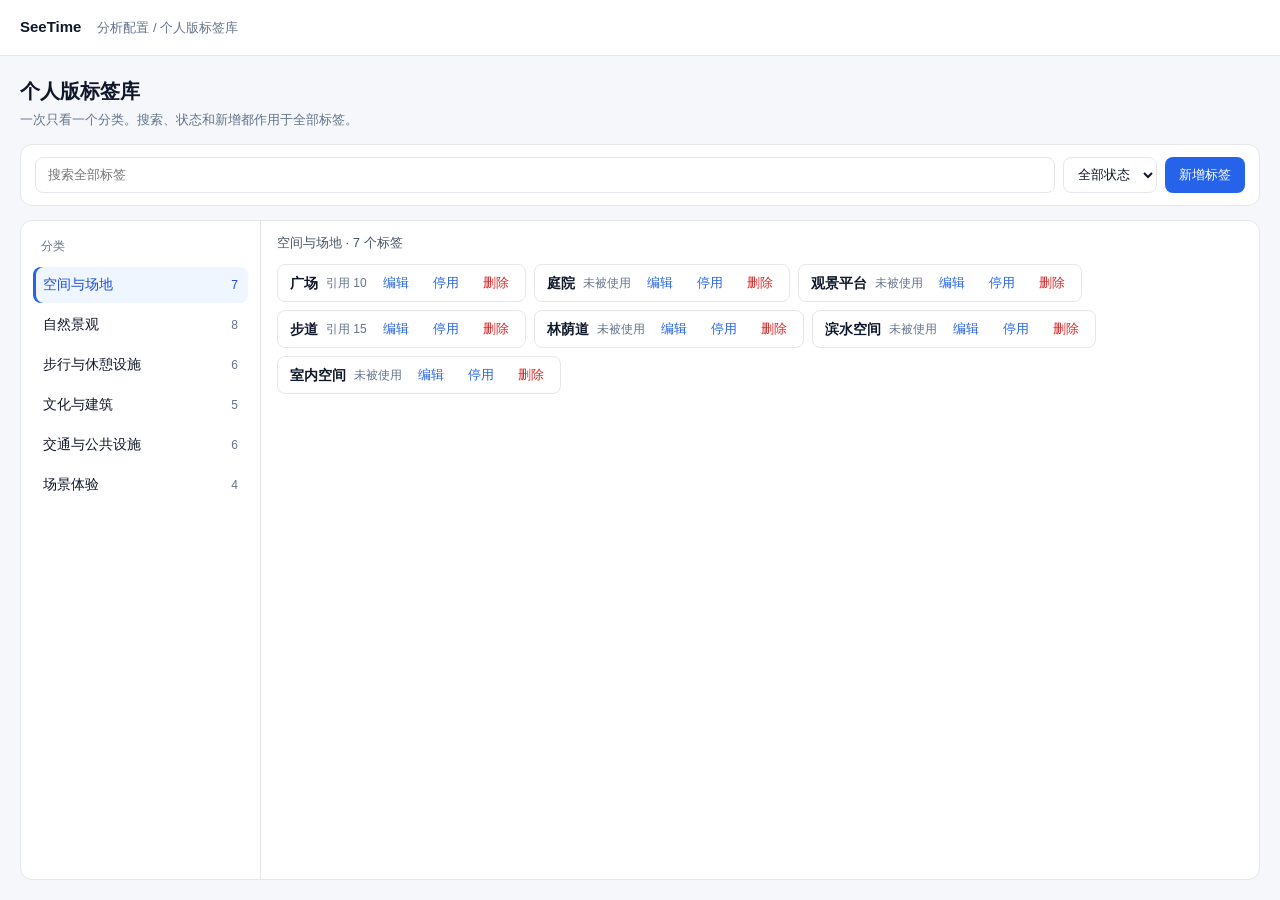
<file: 标签库体验.html>
<!doctype html>
<html lang="zh-CN">
<head>
<meta charset="utf-8">
<meta name="viewport" content="width=device-width, initial-scale=1">
<title>个人版标签库</title>
<style>
  :root { color-scheme: light; }
  * { box-sizing: border-box; }
  html, body { height: 100%; margin: 0; }
  body {
    background: #f5f7fa;
    color: #0f172a;
    font: 14px/1.5 "PingFang SC", "Noto Sans SC", sans-serif;
  }
  header {
    display: flex;
    align-items: center;
    gap: 16px;
    height: 56px;
    padding: 0 20px;
    background: #fff;
    border-bottom: 1px solid #e5e7eb;
  }
  header strong { font-size: 15px; }
  header span { color: #64748b; font-size: 13px; }
  main { height: calc(100% - 56px); padding: 20px; display: grid; grid-template-rows: auto auto minmax(0, 1fr); gap: 14px; }
  h1 { margin: 0; font-size: 20px; font-weight: 600; }
  .lead { margin: 4px 0 0; color: #64748b; font-size: 13px; }
  .workspace {
    min-height: 0;
    display: grid;
    grid-template-columns: 240px minmax(0, 1fr);
    background: #fff;
    border: 1px solid #e5e7eb;
    border-radius: 12px;
    overflow: hidden;
  }
  .categories { min-height: 0; overflow: auto; border-right: 1px solid #e5e7eb; padding: 12px; display: grid; align-content: start; gap: 4px; }
  .categories h2 { margin: 4px 8px 8px; font-size: 12px; font-weight: 500; color: #64748b; }
  .categories button {
    display: flex;
    justify-content: space-between;
    align-items: center;
    gap: 8px;
    width: 100%;
    min-height: 36px;
    padding: 0 10px;
    border: 0;
    border-radius: 8px;
    background: transparent;
    color: #0f172a;
    font: inherit;
    text-align: left;
    cursor: pointer;
  }
  .categories button small { color: #64748b; font-size: 12px; }
  .categories button[aria-current="true"] { background: #eff6ff; color: #1d4ed8; box-shadow: inset 3px 0 0 #2563eb; }
  .categories button[aria-current="true"] small { color: #1d4ed8; }
  .content { min-width: 0; min-height: 0; display: grid; grid-template-rows: auto minmax(0, 1fr); }
  .toolbar { display: flex; gap: 8px; align-items: center; padding: 12px 14px; background: #fff; border: 1px solid #e5e7eb; border-radius: 12px; }
  .toolbar input, .toolbar select { height: 36px; border: 1px solid #e5e7eb; border-radius: 8px; background: #fff; color: #0f172a; font: inherit; font-size: 13px; }
  .toolbar input { flex: 1; min-width: 0; padding: 0 12px; }
  .toolbar select { padding: 0 10px; }
  .toolbar .primary { height: 36px; padding: 0 14px; border: 0; border-radius: 8px; background: #2563eb; color: #fff; font: inherit; font-size: 13px; cursor: pointer; }
  .summary { padding: 12px 16px 0; color: #475569; font-size: 13px; }
  .chips { min-height: 0; overflow: auto; display: flex; flex-wrap: wrap; align-content: flex-start; gap: 8px; padding: 12px 16px 16px; }
  .chip { display: inline-flex; align-items: center; gap: 8px; min-height: 36px; padding: 4px 8px 4px 12px; border: 1px solid #e5e7eb; border-radius: 8px; background: #fff; }
  .chip b { font-size: 14px; font-weight: 600; }
  .chip .meta, .chip .cat { color: #64748b; font-size: 12px; }
  .chip.off { background: #f8fafc; }
  .chip.off b { color: #94a3b8; font-weight: 500; }
  .act { height: 28px; padding: 0 8px; border: 0; border-radius: 6px; background: transparent; color: #2563eb; font: inherit; font-size: 13px; cursor: pointer; }
  .act:hover { background: #eff6ff; }
  .act.danger { color: #dc2626; }
  .act.danger:hover { background: #fef2f2; }
  .empty { padding: 28px 16px; color: #64748b; }
  dialog { width: min(420px, calc(100vw - 32px)); border: 1px solid #e5e7eb; border-radius: 12px; padding: 0; }
  dialog::backdrop { background: rgba(15, 23, 42, .28); }
  dialog form { display: grid; gap: 12px; padding: 18px; }
  dialog h2 { margin: 0; font-size: 16px; }
  dialog label { display: grid; gap: 6px; color: #475569; font-size: 13px; }
  dialog input, dialog select { height: 36px; border: 1px solid #e5e7eb; border-radius: 8px; padding: 0 10px; font: inherit; color: #0f172a; }
  dialog footer { display: flex; justify-content: flex-end; gap: 8px; }
  dialog .ghost, dialog .primary { height: 36px; padding: 0 14px; border-radius: 8px; font: inherit; cursor: pointer; }
  dialog .ghost { border: 1px solid #e5e7eb; background: #fff; }
  dialog .primary { border: 0; background: #2563eb; color: #fff; }
  @media (max-width: 720px) {
    .workspace { grid-template-columns: 1fr; grid-template-rows: auto minmax(0, 1fr); }
    .categories { border-right: 0; border-bottom: 1px solid #e5e7eb; max-height: 180px; }
  }
</style>
</head>
<body>
<header>
  <strong>SeeTime</strong>
  <span>分析配置 / 个人版标签库</span>
</header>
<main>
  <div>
    <h1>个人版标签库</h1>
    <p class="lead">一次只看一个分类。搜索、状态和新增都作用于全部标签。</p>
  </div>
  <form class="toolbar" id="toolbar">
    <input id="query" type="search" placeholder="搜索全部标签" aria-label="搜索全部标签" />
    <select id="status" aria-label="状态">
      <option value="all">全部状态</option>
      <option value="on">启用</option>
      <option value="off">停用</option>
    </select>
    <button class="primary" id="create" type="button">新增标签</button>
  </form>
  <section class="workspace">
    <nav class="categories" id="categories" aria-label="标签分类"></nav>
    <section class="content">
      <div class="summary" id="summary"></div>
      <div class="chips" id="chips"></div>
    </section>
  </section>
</main>
<dialog id="editor">
  <form method="dialog">
    <h2 id="editor-title">新增标签</h2>
    <label>标签名称<input id="editor-name" required maxlength="20" /></label>
    <label>标签分类<select id="editor-category"></select></label>
    <footer>
      <button class="ghost" value="cancel" type="submit">取消</button>
      <button class="primary" value="save" type="submit">保存</button>
    </footer>
  </form>
</dialog>
<script>
const seed = [
  ['空间与场地', ['广场', '庭院', '观景平台', '步道', '林荫道', '滨水空间', '室内空间']],
  ['自然景观', ['水面', '湖景', '河景', '山景', '林地', '草坪', '花园', '开阔视野']],
  ['步行与休憩设施', ['座椅', '休息区', '遮阴', '台阶', '栈道', '骑行道']],
  ['文化与建筑', ['古建筑', '历史遗迹', '寺庙', '雕塑', '展馆']],
  ['交通与公共设施', ['出入口', '停车场', '公交站', '骑行停放点', '卫生间', '服务中心']],
  ['场景体验', ['适合散步', '可短暂停留', '适合观景', '适合拍照']]
];
const used = { 广场: 10, 步道: 15 };
let categories = seed.map(([name, tags]) => ({
  name,
  tags: tags.map(tag => ({ name: tag, used: used[tag] || 0, enabled: true }))
}));
let selected = 0;
let query = '';
let status = 'all';
let editing = null;

const categoryList = document.getElementById('categories');
const summary = document.getElementById('summary');
const chips = document.getElementById('chips');
const queryInput = document.getElementById('query');
const statusInput = document.getElementById('status');
const editor = document.getElementById('editor');
const editorTitle = document.getElementById('editor-title');
const editorName = document.getElementById('editor-name');
const editorCategory = document.getElementById('editor-category');

function matchesStatus(tag) {
  if (status === 'on') return tag.enabled;
  if (status === 'off') return !tag.enabled;
  return true;
}
function visibleTags() {
  const keyword = query.trim();
  const rows = [];
  categories.forEach((category, categoryIndex) => {
    category.tags.forEach((tag, tagIndex) => {
      if (!matchesStatus(tag)) return;
      if (keyword && !tag.name.includes(keyword)) return;
      if (!keyword && categoryIndex !== selected) return;
      rows.push({ category, categoryIndex, tag, tagIndex });
    });
  });
  return rows;
}
function meta(tag) {
  if (!tag.enabled) return '已停用';
  if (!tag.used) return '未被使用';
  return `引用 ${tag.used}`;
}
function render() {
  categoryList.innerHTML = `<h2>分类</h2>` + categories.map((category, index) => `<button type="button" data-category="${index}" ${index === selected && !query.trim() ? 'aria-current="true"' : ''}>${category.name}<small>${category.tags.length}</small></button>`).join('');
  const rows = visibleTags();
  const keyword = query.trim();
  summary.textContent = keyword
    ? `找到 ${rows.length} 个「${keyword}」`
    : `${categories[selected].name} · ${rows.length} 个标签`;
  if (!rows.length) {
    chips.innerHTML = `<div class="empty">${keyword ? '没有找到这个标签。' : '这一类里没有符合状态的标签。'}</div>`;
    return;
  }
  chips.innerHTML = rows.map(({ category, categoryIndex, tag, tagIndex }) => {
    const key = `${categoryIndex}-${tagIndex}`;
    return `<article class="chip ${tag.enabled ? '' : 'off'}"><b>${tag.name}</b>${keyword ? `<span class="cat">${category.name}</span>` : ''}<span class="meta">${meta(tag)}</span><button class="act" type="button" data-edit="${key}">编辑</button><button class="act" type="button" data-toggle="${key}">${tag.enabled ? '停用' : '启用'}</button><button class="act danger" type="button" data-remove="${key}">删除</button></article>`;
  }).join('');
}
function tagAt(key) {
  const [categoryIndex, tagIndex] = key.split('-').map(Number);
  return { categoryIndex, tagIndex, tag: categories[categoryIndex].tags[tagIndex], category: categories[categoryIndex] };
}
function fillCategories(current) {
  editorCategory.innerHTML = categories.map(category => `<option ${category.name === current ? 'selected' : ''}>${category.name}</option>`).join('');
}
function openEditor(item) {
  editing = item;
  editorTitle.textContent = item ? '编辑标签' : '新增标签';
  editorName.value = item ? item.tag.name : '';
  fillCategories(item ? item.category.name : categories[selected].name);
  editor.showModal();
  editorName.focus();
}
categoryList.addEventListener('click', event => {
  const button = event.target.closest('[data-category]');
  if (!button) return;
  selected = Number(button.dataset.category);
  query = '';
  queryInput.value = '';
  render();
});
queryInput.addEventListener('input', () => { query = queryInput.value; render(); });
statusInput.addEventListener('change', () => { status = statusInput.value; render(); });
document.getElementById('create').addEventListener('click', () => openEditor(null));
chips.addEventListener('click', event => {
  const edit = event.target.closest('[data-edit]');
  const toggle = event.target.closest('[data-toggle]');
  const remove = event.target.closest('[data-remove]');
  if (edit) { openEditor(tagAt(edit.dataset.edit)); return; }
  if (toggle) { const item = tagAt(toggle.dataset.toggle); item.tag.enabled = !item.tag.enabled; render(); return; }
  if (remove) { const item = tagAt(remove.dataset.remove); categories[item.categoryIndex].tags.splice(item.tagIndex, 1); render(); }
});
editor.addEventListener('close', () => {
  if (editor.returnValue !== 'save') return;
  const name = editorName.value.trim();
  if (!name) return;
  const categoryName = editorCategory.value;
  const category = categories.find(item => item.name === categoryName);
  if (editing) {
    const source = categories[editing.categoryIndex];
    const [tag] = source.tags.splice(editing.tagIndex, 1);
    tag.name = name;
    category.tags.push(tag);
    selected = categories.indexOf(category);
  } else if (!category.tags.some(tag => tag.name === name)) {
    category.tags.push({ name, used: 0, enabled: true });
    selected = categories.indexOf(category);
  }
  query = '';
  queryInput.value = '';
  render();
});
render();
</script>
</body>
</html>
</file>
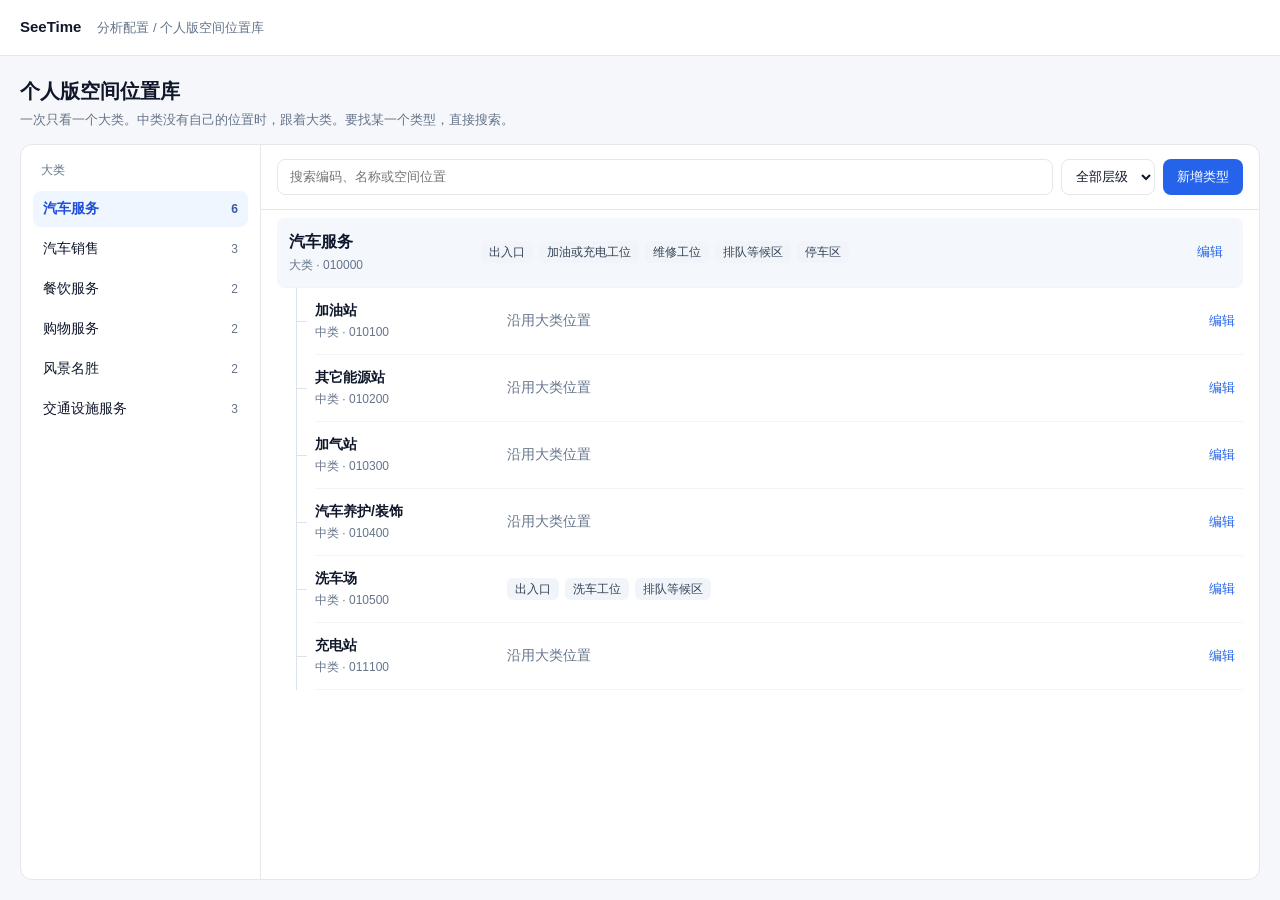
<file: 空间位置库体验.html>
<!doctype html>
<html lang="zh-CN">
<head>
<meta charset="utf-8">
<meta name="viewport" content="width=device-width, initial-scale=1">
<title>个人版空间位置库</title>
<style>
  :root { color-scheme: light; }
  * { box-sizing: border-box; }
  html, body { height: 100%; margin: 0; }
  body { background: #f5f7fa; color: #0f172a; font: 14px/1.5 "PingFang SC", "Noto Sans SC", sans-serif; }
  header { display: flex; align-items: center; gap: 16px; height: 56px; padding: 0 20px; background: #fff; border-bottom: 1px solid #e5e7eb; }
  header strong { font-size: 15px; }
  header span { color: #64748b; font-size: 13px; }
  main { height: calc(100% - 56px); padding: 20px; display: grid; grid-template-rows: auto minmax(0, 1fr); gap: 14px; }
  body.embedded > header { display: none; }
  body.embedded main { height: 100%; padding: 0; }
  h1 { margin: 0; font-size: 20px; font-weight: 600; }
  .lead { margin: 4px 0 0; color: #64748b; font-size: 13px; }
  .workspace { min-height: 0; display: grid; grid-template-columns: 240px minmax(0, 1fr); background: #fff; border: 1px solid #e5e7eb; border-radius: 12px; overflow: hidden; }
  .groups { min-height: 0; overflow: auto; border-right: 1px solid #e5e7eb; padding: 12px; display: grid; align-content: start; gap: 4px; }
  .groups h2 { margin: 4px 8px 8px; font-size: 12px; font-weight: 500; color: #64748b; }
  .groups button { display: flex; align-items: center; justify-content: space-between; gap: 8px; width: 100%; min-height: 36px; padding: 0 10px; border: 0; border-radius: 8px; background: transparent; color: #0f172a; font: inherit; text-align: left; cursor: pointer; }
  .groups button:hover { background: #f5f7fa; }
  .groups button:focus-visible { outline: 2px solid #2563eb; outline-offset: -2px; }
  .groups button small { color: #64748b; font-size: 12px; }
  .groups button[aria-current="true"] { background: #eff6ff; color: #1d4ed8; font-weight: 600; }
  .groups button[aria-current="true"] small { color: #365d98; }
  .content { min-width: 0; min-height: 0; display: grid; grid-template-rows: auto minmax(0, 1fr); }
  .content:has(.summary:not([hidden])) { grid-template-rows: auto auto minmax(0, 1fr); }
  .toolbar { display: flex; gap: 8px; align-items: center; padding: 14px 16px; border-bottom: 1px solid #e5e7eb; }
  .toolbar input, .toolbar select { height: 36px; border: 1px solid #e5e7eb; border-radius: 8px; background: #fff; color: #0f172a; font: inherit; font-size: 13px; }
  .toolbar input { flex: 1; min-width: 0; padding: 0 12px; }
  .toolbar select { padding: 0 10px; }
  .toolbar .primary { height: 36px; padding: 0 14px; border: 0; border-radius: 8px; background: #2563eb; color: #fff; font: inherit; font-size: 13px; cursor: pointer; }
  .summary { padding: 12px 16px 0; color: #475569; font-size: 13px; }
  .rows { min-height: 0; overflow: auto; padding: 8px 16px 16px; }
  .row { display: grid; grid-template-columns: 180px minmax(0, 1fr) auto; gap: 12px; align-items: center; padding: 12px 0; border-bottom: 1px solid #f1f5f9; }
  .type-group + .type-group { margin-top: 18px; }
  .parent { border-radius: 8px; background: #f4f7fb; padding: 12px; }
  .parent h2 { margin: 0; font-size: 16px; font-weight: 600; }
  .children { margin: 0 0 0 19px; padding: 0 0 0 18px; border-left: 1px solid #dbe3ed; list-style: none; }
  .children .row { position: relative; }
  .children .row::before { content: ""; position: absolute; top: 50%; left: -18px; width: 10px; border-top: 1px solid #dbe3ed; }
  .row b { display: block; font-size: 14px; }
  .row .code { color: #64748b; font-size: 12px; }
  .inherit { color: #64748b; }
  .pos { display: flex; flex-wrap: wrap; gap: 6px; }
  .pos i { display: inline-flex; align-items: center; height: 22px; padding: 0 8px; border-radius: 6px; background: #f1f5f9; color: #334155; font-style: normal; font-size: 12px; }
  .act { height: 28px; padding: 0 8px; border: 0; border-radius: 6px; background: transparent; color: #2563eb; font: inherit; font-size: 13px; cursor: pointer; }
  .act:hover { background: #eff6ff; }
  .empty { padding: 28px 0; color: #64748b; }
  dialog { width: min(480px, calc(100vw - 32px)); border: 1px solid #e5e7eb; border-radius: 12px; padding: 0; }
  dialog::backdrop { background: rgba(15, 23, 42, .28); }
  dialog form { display: grid; gap: 12px; padding: 18px; }
  dialog h2 { margin: 0; font-size: 16px; }
  dialog .note { margin: 0; color: #64748b; font-size: 13px; }
  #type-name { width: 100%; box-sizing: border-box; height: 36px; padding: 0 10px; border: 1px solid #cbd5e1; border-radius: 8px; font: inherit; }
  #type-name:focus { outline: 2px solid #2563eb; outline-offset: 1px; }
  #type-error { margin: 0; color: #b42318; font-size: 13px; }
  dialog .choices { display: flex; flex-wrap: wrap; gap: 8px; }
  dialog .choices label { display: inline-flex; align-items: center; gap: 6px; height: 32px; padding: 0 10px; border: 1px solid #e5e7eb; border-radius: 8px; }
  dialog footer { display: flex; justify-content: flex-end; gap: 8px; }
  dialog .ghost, dialog .primary { height: 36px; padding: 0 14px; border-radius: 8px; font: inherit; cursor: pointer; }
  dialog .ghost { border: 1px solid #e5e7eb; background: #fff; }
  dialog .primary { border: 0; background: #2563eb; color: #fff; }
  @media (max-width: 800px) {
    .workspace { grid-template-columns: 1fr; }
    .groups { max-height: 180px; border-right: 0; border-bottom: 1px solid #e5e7eb; }
    .row { grid-template-columns: 1fr; }
  }
</style>
</head>
<body>
<header><strong>SeeTime</strong><span>分析配置 / 个人版空间位置库</span></header>
<main>
  <div>
    <h1>个人版空间位置库</h1>
    <p class="lead">一次只看一个大类。中类没有自己的位置时，跟着大类。要找某一个类型，直接搜索。</p>
  </div>
  <section class="workspace">
    <nav class="groups" id="groups" aria-label="高德大类"></nav>
    <section class="content">
      <form class="toolbar">
        <input id="query" type="search" placeholder="搜索编码、名称或空间位置" aria-label="搜索编码、名称或空间位置" />
        <select id="level" aria-label="层级">
          <option value="all">全部层级</option>
          <option value="major">只看大类</option>
          <option value="mid">只看中类</option>
        </select>
        <button class="primary" id="create" type="button">新增类型</button>
      </form>
      <div class="summary" id="summary"></div>
      <div class="rows" id="rows"></div>
    </section>
  </section>
</main>
<dialog id="new-type" aria-labelledby="type-title">
  <form novalidate>
    <h2 id="type-title">新增类型</h2>
    <p class="note" id="type-parent"></p>
    <label for="type-name">中类名称</label>
    <input id="type-name" required autofocus autocomplete="off" aria-describedby="type-error">
    <p id="type-error" role="alert" hidden></p>
    <footer>
      <button class="ghost" type="button" id="cancel-type">取消</button>
      <button class="primary" type="submit">保存</button>
    </footer>
  </form>
</dialog>
<dialog id="editor">
  <form method="dialog">
    <h2 id="editor-title">编辑空间位置</h2>
    <p class="note" id="editor-note" hidden></p>
    <div class="choices" id="choices"></div>
    <footer>
      <button class="ghost" id="restore" type="button">改回跟着大类</button>
      <button class="ghost" value="cancel" type="submit">取消</button>
      <button class="primary" value="save" type="submit">保存</button>
    </footer>
  </form>
</dialog>
<script>
const vocabulary = ['出入口', '加油或充电工位', '维修工位', '洗车工位', '排队等候区', '停车区', '用餐区', '售卖区', '步行区', '观景区', '候车区'];
let groups = [
  { code: '010000', name: '汽车服务', positions: ['出入口', '加油或充电工位', '维修工位', '排队等候区', '停车区'], children: [
    { code: '010100', name: '加油站' },
    { code: '010200', name: '其它能源站' },
    { code: '010300', name: '加气站' },
    { code: '010400', name: '汽车养护/装饰' },
    { code: '010500', name: '洗车场', positions: ['出入口', '洗车工位', '排队等候区'] },
    { code: '011100', name: '充电站' }
  ]},
  { code: '020000', name: '汽车销售', positions: ['出入口', '停车区'], children: [
    { code: '020100', name: '大众特约销售' },
    { code: '020200', name: '本田特约销售' },
    { code: '020300', name: '奥迪特约销售' }
  ]},
  { code: '050000', name: '餐饮服务', positions: ['出入口', '用餐区', '排队等候区'], children: [
    { code: '050100', name: '中餐厅' },
    { code: '050300', name: '快餐厅' }
  ]},
  { code: '060000', name: '购物服务', positions: ['出入口', '售卖区', '停车区'], children: [
    { code: '060100', name: '商场' },
    { code: '060200', name: '便民商店/便利店' }
  ]},
  { code: '110000', name: '风景名胜', positions: ['出入口', '步行区', '观景区'], children: [
    { code: '110100', name: '公园广场' },
    { code: '110200', name: '风景名胜' }
  ]},
  { code: '150000', name: '交通设施服务', positions: ['出入口', '候车区', '停车区'], children: [
    { code: '150500', name: '地铁站' },
    { code: '150700', name: '公交车站' },
    { code: '150900', name: '停车场' }
  ]}
];
document.body.classList.toggle('embedded', new URLSearchParams(location.search).has('embed'));
const storageKey = 'seetime-position-library-v1';
try {
  const saved = JSON.parse(localStorage.getItem(storageKey));
  if (Array.isArray(saved) && saved.length) groups = saved;
} catch {}
function saveGroups() {
  localStorage.setItem(storageKey, JSON.stringify(groups));
}
function escapeHtml(value) {
  return String(value).replaceAll('&', '&amp;').replaceAll('<', '&lt;').replaceAll('>', '&gt;').replaceAll('"', '&quot;');
}
let selected = 0;
let query = '';
let level = 'all';
let editing = null;
const groupList = document.getElementById('groups');
const summary = document.getElementById('summary');
const rows = document.getElementById('rows');
const queryInput = document.getElementById('query');
const levelInput = document.getElementById('level');
const editor = document.getElementById('editor');
const choices = document.getElementById('choices');
const restore = document.getElementById('restore');

function positionsOf(group, child) {
  return child && child.positions ? child.positions : group.positions;
}
function chips(list) {
  return `<span class="pos">${list.map(item => `<i>${escapeHtml(item)}</i>`).join('')}</span>`;
}
function rowMatches(group, child) {
  const keyword = query.trim();
  const item = child || group;
  if (level === 'major' && child) return false;
  if (level === 'mid' && !child) return false;
  if (!keyword) return true;
  const text = `${item.code}${item.name}${positionsOf(group, child).join('')}`;
  return text.includes(keyword);
}
function render() {
  const keyword = query.trim();
  groupList.innerHTML = `<h2>大类</h2>` + groups.map((group, index) => `<button type="button" data-group="${index}" ${index === selected && !keyword ? 'aria-current="true"' : ''}>${escapeHtml(group.name)}<small>${group.children.length}</small></button>`).join('');
  const source = keyword ? groups.map((group, index) => ({ group, index })) : [{ group: groups[selected], index: selected }];
  let matches = 0;
  const sections = source.map(({ group, index }) => {
    const parentMatches = rowMatches(group, null);
    const children = group.children.map((child, childIndex) => {
      if (!rowMatches(group, child)) return '';
      matches++;
      const place = child.positions ? chips(child.positions) : '<span class="inherit">沿用大类位置</span>';
      return `<li class="row"><div><b>${escapeHtml(child.name)}</b><span class="code">中类 · ${escapeHtml(child.code)}</span></div><div>${place}</div><button class="act" type="button" data-edit="${index}-${childIndex}">编辑</button></li>`;
    }).join('');
    if (!parentMatches && !children) return '';
    if (parentMatches) matches++;
    const heading = `<h2 id="group-${index}">${escapeHtml(group.name)}</h2>`;
    const parent = parentMatches
      ? `<div class="parent row"><div>${heading}<span class="code">大类 · ${escapeHtml(group.code)}</span></div><div>${chips(group.positions)}</div><button class="act" type="button" data-edit="${index}">编辑</button></div>`
      : `<div class="parent">${heading}</div>`;
    return `<section class="type-group" aria-labelledby="group-${index}">${parent}${children ? '<ul class="children">' + children + '</ul>' : ''}</section>`;
  }).join('');
  summary.hidden = !keyword;
  summary.textContent = keyword ? `找到 ${matches} 个匹配类型` : '';
  rows.innerHTML = sections || '<div class="empty">没有找到这个类型。</div>';
}
function openEditor(groupIndex, childIndex) {
  const group = groups[groupIndex];
  const child = childIndex == null ? null : group.children[childIndex];
  editing = { groupIndex, childIndex };
  const inherited = Boolean(child && !child.positions);
  document.getElementById('editor-title').textContent = `编辑「${child ? child.name : group.name}」的空间位置`;
  const note = document.getElementById('editor-note');
  note.hidden = !inherited;
  note.textContent = inherited ? `现在跟着「${group.name}」。保存后，只这一条用新的位置。` : '';
  const current = child ? (child.positions || group.positions) : group.positions;
  choices.innerHTML = [...new Set([...vocabulary, ...current])].map(name => `<label><input type="checkbox" value="${escapeHtml(name)}" ${current.includes(name) ? 'checked' : ''}>${escapeHtml(name)}</label>`).join('');
  restore.hidden = !child || !child.positions;
  editor.returnValue = '';
  editor.showModal();
}
groupList.addEventListener('click', event => {
  const button = event.target.closest('[data-group]');
  if (!button) return;
  selected = Number(button.dataset.group);
  query = '';
  queryInput.value = '';
  render();
});
queryInput.form.addEventListener('submit', event => event.preventDefault());
queryInput.addEventListener('input', () => { query = queryInput.value; render(); });
levelInput.addEventListener('change', () => { level = levelInput.value; render(); });
const typeDialog = document.getElementById('new-type');
const typeName = document.getElementById('type-name');
const typeError = document.getElementById('type-error');
function clearTypeError() {
  typeError.hidden = true;
  typeName.removeAttribute('aria-invalid');
}
document.getElementById('create').addEventListener('click', () => {
  document.getElementById('type-parent').textContent = '所属大类：' + groups[selected].name;
  typeName.value = '';
  clearTypeError();
  typeDialog.showModal();
});
document.getElementById('cancel-type').onclick = () => typeDialog.close();
typeName.addEventListener('input', clearTypeError);
typeDialog.querySelector('form').addEventListener('submit', event => {
  event.preventDefault();
  const name = typeName.value.trim();
  if (!name || groups[selected].children.some(child => child.name === name)) {
    typeError.hidden = false;
    typeError.textContent = name ? '当前大类中已有同名类型' : '请输入中类名称';
    typeName.setAttribute('aria-invalid', 'true');
    typeName.focus();
    return;
  }
  const used = new Set(groups.flatMap(group => group.children.map(child => child.code)));
  let number = 1;
  while (used.has('自定义' + number)) number++;
  groups[selected].children.push({ code: '自定义' + number, name });
  saveGroups();
  typeDialog.close();
  render();
});
rows.addEventListener('click', event => {
  const edit = event.target.closest('[data-edit]');
  const key = edit?.dataset.edit;
  if (!key) return;
  const [groupIndex, childIndex] = key.split('-').map(Number);
  openEditor(groupIndex, Number.isInteger(childIndex) ? childIndex : null);
});
restore.addEventListener('click', () => {
  if (!editing || editing.childIndex == null) return;
  delete groups[editing.groupIndex].children[editing.childIndex].positions;
  saveGroups();
  editor.close('restore');
  render();
});
editor.addEventListener('close', () => {
  if (editor.returnValue !== 'save' || !editing) return;
  const picked = [...choices.querySelectorAll('input:checked')].map(input => input.value);
  if (editing.childIndex == null) groups[editing.groupIndex].positions = picked;
  else groups[editing.groupIndex].children[editing.childIndex].positions = picked;
  saveGroups();
  render();
});
render();
</script>
</body>
</html>
</file>
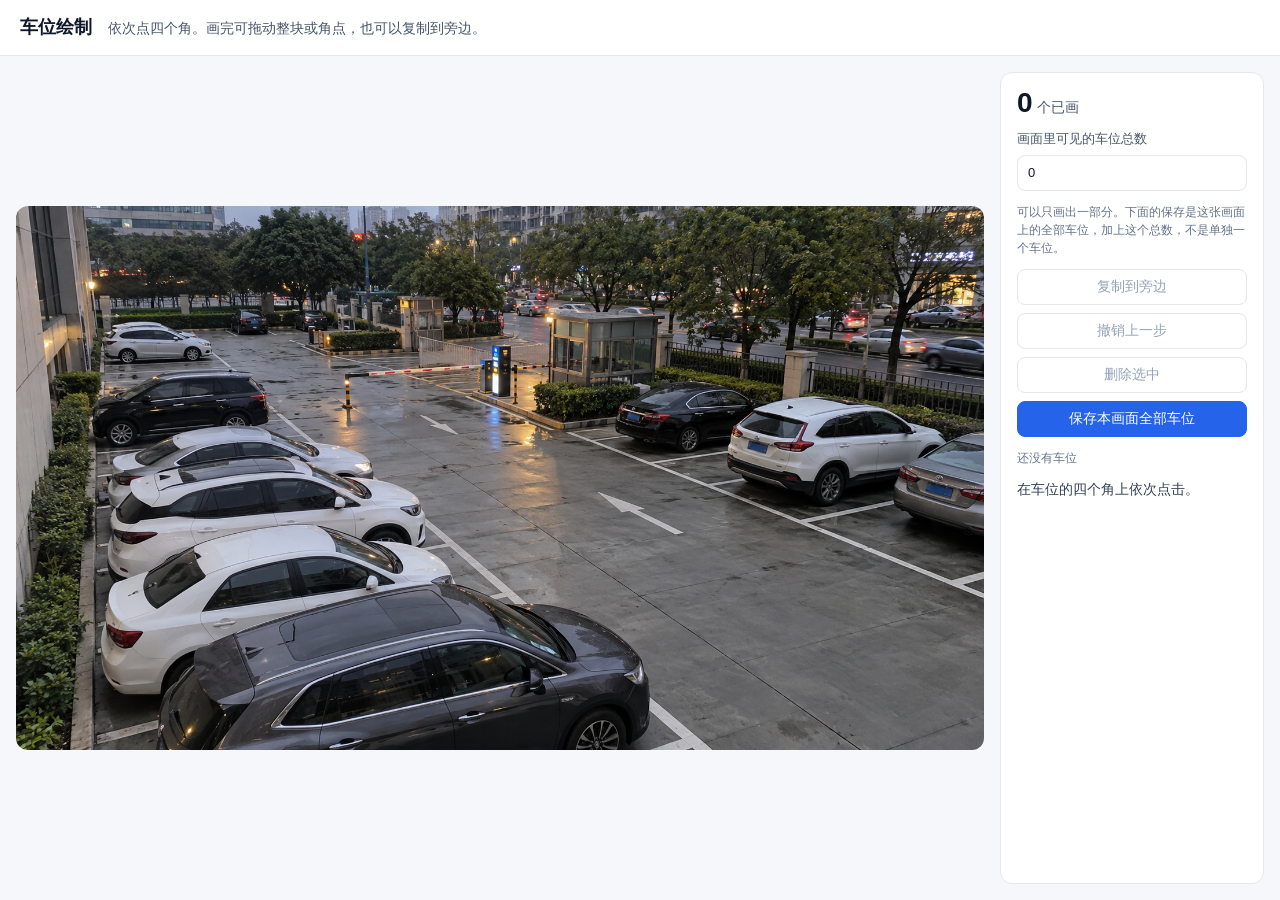
<file: 车位绘制体验.html>
<!doctype html>
<html lang="zh-CN">
<head>
<meta charset="utf-8">
<meta name="viewport" content="width=device-width, initial-scale=1">
<title>车位绘制体验</title>
<style>
  :root { color-scheme: light; }
  * { box-sizing: border-box; }
  html, body { height: 100%; margin: 0; }
  body {
    display: grid;
    grid-template-rows: auto minmax(0, 1fr);
    background: #f5f7fa;
    color: #0f172a;
    font: 14px/1.5 "PingFang SC", "Noto Sans SC", sans-serif;
  }
  header {
    display: flex;
    align-items: baseline;
    gap: 16px;
    padding: 14px 20px;
    background: #fff;
    border-bottom: 1px solid #e5e7eb;
  }
  header h1 { margin: 0; font-size: 18px; font-weight: 600; }
  header p { margin: 0; color: #475569; }
  main {
    display: grid;
    grid-template-columns: minmax(0, 1fr) 280px;
    min-height: 0;
  }
  .stage {
    position: relative;
    min-width: 0;
    min-height: 0;
    margin: 16px;
    display: grid;
    place-items: center;
  }
  .stage img {
    max-width: 100%;
    max-height: 100%;
    display: block;
    border-radius: 12px;
    background: #e5e7eb;
    user-select: none;
    -webkit-user-drag: none;
  }
  .stage svg {
    position: absolute;
    touch-action: none;
    cursor: crosshair;
  }
  aside {
    margin: 16px 16px 16px 0;
    padding: 16px;
    background: #fff;
    border: 1px solid #e5e7eb;
    border-radius: 12px;
    display: flex;
    flex-direction: column;
    gap: 12px;
    min-height: 0;
  }
  .count { font-size: 28px; font-weight: 600; line-height: 1; }
  .count small { font-size: 14px; font-weight: 500; color: #475569; margin-left: 4px; }
  label { display: grid; gap: 6px; color: #475569; font-size: 13px; }
  input[type="number"] {
    height: 36px;
    border: 1px solid #e5e7eb;
    border-radius: 8px;
    padding: 0 10px;
    font: inherit;
    color: #0f172a;
  }
  .actions { display: grid; gap: 8px; }
  button {
    height: 36px;
    border-radius: 8px;
    border: 1px solid #e5e7eb;
    background: #fff;
    color: #0f172a;
    font: inherit;
    cursor: pointer;
  }
  button:hover { background: #f8fafc; }
  button:disabled { color: #94a3b8; cursor: default; background: #fff; }
  button.primary { background: #2563eb; border-color: #2563eb; color: #fff; }
  button.primary:hover { background: #1d4ed8; }
  .slots { overflow: auto; display: grid; gap: 6px; min-height: 0; }
  .slots button { height: auto; min-height: 36px; text-align: left; padding: 8px 10px; }
  .slots button.selected { border-color: #2563eb; background: #eff6ff; color: #1d4ed8; }
  .status { margin: 0; min-height: 3em; color: #334155; }
  .hint { margin: 0; color: #64748b; font-size: 12px; }
  @media (max-width: 800px) {
    main { grid-template-columns: 1fr; grid-template-rows: minmax(320px, 1fr) auto; }
    aside { margin: 0 16px 16px; }
  }
</style>
</head>
<body>
<header>
  <h1>车位绘制</h1>
  <p>依次点四个角。画完可拖动整块或角点，也可以复制到旁边。</p>
</header>
<main>
  <div class="stage" id="stage">
    <img id="photo" alt="停车场画面" src="停车场监控示意.png">
    <svg id="overlay" aria-label="车位绘制层"></svg>
  </div>
  <aside>
    <div>
      <div class="count" id="count">0<small>个已画</small></div>
    </div>
    <label>画面里可见的车位总数
      <input id="total" type="number" min="0" step="1" value="0">
    </label>
    <p class="hint">可以只画出一部分。下面的保存是这张画面上的全部车位，加上这个总数，不是单独一个车位。</p>
    <div class="actions">
      <button type="button" id="copy" disabled>复制到旁边</button>
      <button type="button" id="undo" disabled>撤销上一步</button>
      <button type="button" id="remove" disabled>删除选中</button>
      <button type="button" class="primary" id="keep">保存本画面全部车位</button>
    </div>
    <div class="slots" id="slots" aria-label="已画车位"></div>
    <p class="status" id="status" role="status">在车位的四个角上依次点击。</p>
  </aside>
</main>
<script>
const photo = document.getElementById('photo');
const overlay = document.getElementById('overlay');
const statusEl = document.getElementById('status');
const countEl = document.getElementById('count');
const totalEl = document.getElementById('total');
const slotsEl = document.getElementById('slots');
const copyBtn = document.getElementById('copy');
const undoBtn = document.getElementById('undo');
const removeBtn = document.getElementById('remove');
let slots = [];
let draft = [];
let selected = -1;
let history = [];
let drag = null;

function say(text) { statusEl.textContent = text; }
function clone(value) { return JSON.parse(JSON.stringify(value)); }
function snapshot() { history.push({ slots: clone(slots), draft: clone(draft), selected }); if (history.length > 40) history.shift(); }
function imageBox() { return photo.getBoundingClientRect(); }
function toImage(clientX, clientY) {
  const box = imageBox();
  return [
    Math.min(1, Math.max(0, (clientX - box.left) / box.width)),
    Math.min(1, Math.max(0, (clientY - box.top) / box.height))
  ];
}
function toScreen(point) {
  const box = imageBox();
  return [box.left + point[0] * box.width, box.top + point[1] * box.height];
}
function screenPerImage() {
  const box = imageBox();
  return box.width / (photo.naturalWidth || box.width);
}
function placeOverlay() {
  const stage = imageBox();
  const host = document.getElementById('stage').getBoundingClientRect();
  overlay.style.left = (stage.left - host.left) + 'px';
  overlay.style.top = (stage.top - host.top) + 'px';
  overlay.style.width = stage.width + 'px';
  overlay.style.height = stage.height + 'px';
  if (photo.naturalWidth) overlay.setAttribute('viewBox', `0 0 ${photo.naturalWidth} ${photo.naturalHeight}`);
}
function px(point) {
  return [point[0] * photo.naturalWidth, point[1] * photo.naturalHeight];
}
function inside(point, polygon) {
  let hit = false;
  for (let i = 0, j = polygon.length - 1; i < polygon.length; j = i++) {
    const [xi, yi] = polygon[i], [xj, yj] = polygon[j];
    if ((yi > point[1]) !== (yj > point[1]) && point[0] < (xj - xi) * (point[1] - yi) / (yj - yi) + xi) hit = !hit;
  }
  return hit;
}
function nearestHandle(clientX, clientY) {
  const limit = 20;
  let best = null;
  slots.forEach((slot, index) => {
    if (index !== selected) return;
    slot.points.forEach((point, vertex) => {
      const [x, y] = toScreen(point);
      const distance = Math.hypot(x - clientX, y - clientY);
      if (distance <= limit && (!best || distance < best.distance)) best = { index, vertex, distance };
    });
  });
  return best;
}
function stallAt(point) {
  for (let index = slots.length - 1; index >= 0; index -= 1) if (inside(point, slots[index].points)) return index;
  return -1;
}
function sideStep(points) {
  const edge = index => {
    const a = points[index], b = points[(index + 1) % 4];
    return [b[0] - a[0], b[1] - a[1]];
  };
  const length = vector => Math.hypot(vector[0], vector[1]);
  const edges = [0, 1, 2, 3].map(edge);
  const across = length(edges[0]) + length(edges[2]) <= length(edges[1]) + length(edges[3]);
  const first = across ? edges[0] : edges[1];
  const opposite = across ? edges[2] : edges[3];
  return [(first[0] - opposite[0]) / 2, (first[1] - opposite[1]) / 2];
}
function draw() {
  placeOverlay();
  const width = photo.naturalWidth || 1;
  const scale = screenPerImage();
  const handle = Math.max(3, 3.5 / (scale || 1));
  const label = slots.map((slot, index) => {
    const center = slot.points.reduce((sum, point) => [sum[0] + point[0], sum[1] + point[1]], [0, 0]).map(value => value / 4);
    const [cx, cy] = px(center);
    const active = index === selected;
    const polygon = slot.points.map(px).map(point => point.join(',')).join(' ');
    const handles = active ? slot.points.map((point, vertex) => {
      const [x, y] = px(point);
      return `<circle class="handle" data-index="${index}" data-vertex="${vertex}" cx="${x}" cy="${y}" r="${handle}" fill="#fff" stroke="#1d4ed8" stroke-width="${1 / (scale || 1)}"/>`;
    }).join('') : '';
    return `<g data-index="${index}"><polygon points="${polygon}" fill="${active ? 'rgba(37,99,235,.34)' : 'rgba(37,99,235,.18)'}" stroke="${active ? '#1d4ed8' : '#2563eb'}" stroke-width="${1 / (scale || 1)}"></polygon><text x="${cx}" y="${cy}" text-anchor="middle" dominant-baseline="middle" fill="#fff" stroke="#0f172a" stroke-width="${4 / (scale || 1)}" paint-order="stroke" font-size="${16 / (scale || 1)}" font-family="PingFang SC, sans-serif">P${String(index + 1).padStart(2, '0')}</text>${handles}</g>`;
  }).join('');
  const draftMarkup = draft.length ? `<polyline points="${draft.map(px).map(point => point.join(',')).join(' ')}" fill="none" stroke="#c2410c" stroke-width="${1 / (scale || 1)}"></polyline>${draft.map(point => {
    const [x, y] = px(point);
    return `<circle cx="${x}" cy="${y}" r="${handle}" fill="#fff" stroke="#c2410c" stroke-width="${1 / (scale || 1)}"/>`;
  }).join('')}` : '';
  overlay.innerHTML = label + draftMarkup;
  countEl.innerHTML = `${slots.length}<small>个已画</small>`;
  copyBtn.disabled = selected < 0;
  undoBtn.disabled = !history.length;
  removeBtn.disabled = selected < 0;
  if (Number(totalEl.value) < slots.length) totalEl.value = String(slots.length);
  slotsEl.innerHTML = slots.map((slot, index) => `<button type="button" class="${index === selected ? 'selected' : ''}" data-select="${index}">P${String(index + 1).padStart(2, '0')}</button>`).join('') || '<p class="hint">还没有车位</p>';
}
function commitDraft() {
  slots.push({ points: draft });
  selected = slots.length - 1;
  draft = [];
  say(`P${String(selected + 1).padStart(2, '0')} 已画好。可拖动整块或角点，也可以复制到旁边。`);
  draw();
}
overlay.addEventListener('pointerdown', event => {
  if (!photo.naturalWidth) return;
  overlay.setPointerCapture(event.pointerId);
  const point = toImage(event.clientX, event.clientY);
  if (draft.length) {
    snapshot();
    draft.push(point);
    if (draft.length === 4) commitDraft();
    else { say(`已点 ${draft.length} 个角，还差 ${4 - draft.length} 个。按 Esc 可取消这一笔。`); draw(); }
    return;
  }
  const handle = nearestHandle(event.clientX, event.clientY);
  if (handle) {
    snapshot();
    drag = { kind: 'corner', ...handle, pointer: point };
    selected = handle.index;
    say('拖动角点，对准车位白线。');
    draw();
    return;
  }
  const index = stallAt(point);
  if (index >= 0) {
    snapshot();
    drag = { kind: 'move', index, pointer: point, origin: clone(slots[index].points) };
    selected = index;
    say('拖动整个车位。松开后位置就定下来。');
    draw();
    return;
  }
  snapshot();
  draft = [point];
  selected = -1;
  say('已点 1 个角，还差 3 个。');
  draw();
});
overlay.addEventListener('pointermove', event => {
  if (!drag) return;
  const point = toImage(event.clientX, event.clientY);
  if (drag.kind === 'corner') slots[drag.index].points[drag.vertex] = point;
  else {
    const dx = point[0] - drag.pointer[0], dy = point[1] - drag.pointer[1];
    slots[drag.index].points = drag.origin.map(([x, y]) => [Math.min(1, Math.max(0, x + dx)), Math.min(1, Math.max(0, y + dy))]);
  }
  draw();
});
overlay.addEventListener('pointerup', () => { drag = null; });
overlay.addEventListener('pointercancel', () => { drag = null; });
slotsEl.addEventListener('click', event => {
  const button = event.target.closest('[data-select]');
  if (!button) return;
  selected = Number(button.dataset.select);
  draft = [];
  say(`已选中 P${String(selected + 1).padStart(2, '0')}。`);
  draw();
});
copyBtn.addEventListener('click', () => {
  if (selected < 0) return;
  const step = sideStep(slots[selected].points);
  const moved = slots[selected].points.map(([x, y]) => [x + step[0], y + step[1]]);
  const center = moved.reduce((sum, point) => [sum[0] + point[0], sum[1] + point[1]], [0, 0]).map(value => value / 4);
  const others = slots.filter((_, index) => index !== selected);
  const nearest = others.map(slot => {
    const mid = slot.points.reduce((sum, point) => [sum[0] + point[0], sum[1] + point[1]], [0, 0]).map(value => value / 4);
    return Math.hypot(mid[0] - center[0], mid[1] - center[1]);
  });
  const flip = nearest.length && Math.min(...nearest) < Math.hypot(step[0], step[1]) * 0.6;
  const vector = flip ? [-step[0], -step[1]] : step;
  snapshot();
  slots.push({ points: slots[selected].points.map(([x, y]) => [Math.min(1, Math.max(0, x + vector[0])), Math.min(1, Math.max(0, y + vector[1]))]) });
  selected = slots.length - 1;
  say('已复制到旁边。位置不对就拖动整块。');
  draw();
});
undoBtn.addEventListener('click', () => {
  const previous = history.pop();
  if (!previous) return;
  slots = previous.slots;
  draft = previous.draft;
  selected = previous.selected;
  say('已撤销上一步。');
  draw();
});
removeBtn.addEventListener('click', () => {
  if (selected < 0) return;
  snapshot();
  slots.splice(selected, 1);
  selected = slots.length ? Math.min(selected, slots.length - 1) : -1;
  say(selected < 0 ? '已删除。可以重新点四个角。' : '已删除。');
  draw();
});
document.getElementById('keep').addEventListener('click', () => {
  const total = Number(totalEl.value);
  if (!Number.isInteger(total) || total < slots.length) { say(`可见车位总数要是整数，并且不少于已画的 ${slots.length} 个。`); return; }
  localStorage.setItem('seetime-parking-draw-try-v1', JSON.stringify({ slots, total, savedAt: new Date().toISOString() }));
  say(`已保存这张画面上的 ${slots.length} 个车位，可见总数 ${total}。这一页的记录不会写进平台。`);
});
totalEl.addEventListener('input', () => { if (slots.length && Number(totalEl.value) < slots.length) say(`总数不能少于已画的 ${slots.length} 个。`); });
document.addEventListener('keydown', event => {
  if (event.key === 'Escape' && draft.length) { snapshot(); draft = []; say('这一笔已取消。'); draw(); }
  else if ((event.key === 'Backspace' || event.key === 'Delete') && selected >= 0 && event.target !== totalEl) { event.preventDefault(); removeBtn.click(); }
  else if (event.key === 'z' && (event.metaKey || event.ctrlKey)) { event.preventDefault(); undoBtn.click(); }
});
function ready() { placeOverlay(); draw(); say('在车位的四个角上依次点击。'); }
photo.addEventListener('load', ready);
window.addEventListener('resize', draw);
if (photo.complete && photo.naturalWidth) ready();
</script>
</body>
</html>
</file>
<file: 个人版数据运营.css>
:root{/* SeeTime typography and text roles */
--text-strong:#f2f7ff;--text-title:#e6eff9;--text-primary:#cad9e8;--text-secondary:#a7bcd2;--text-tertiary:#2563eb;--text-muted:#2563eb;--text-accent:#0ea5e9;--text-success:#10b981;--text-warn:#f59e0b;--text-danger:#ef4444;
--fs-display:28px;--fs-h1:22px;--fs-h2:16px;--fs-h3:14px;--fs-body:13px;--fs-small:12px;--fs-caption:11px;--fs-micro:10px;--fs-metric:30px;--fs-metric-sm:24px;
--fw-regular:400;--fw-medium:500;--fw-semibold:600;
--lh-tight:1.25;--lh-snug:1.4;--lh-base:1.5;--lh-relaxed:1.6;}
/* SeeTime task-focused workspaces; platform tokens remain authoritative. */
.ops-heading{display:flex;align-items:center;justify-content:space-between;gap:16px;margin-bottom:22px}.ops-heading>div{display:flex;align-items:baseline;gap:14px}.ops-heading h1{font-size:var(--fs-h1);letter-spacing:-.5px;font-weight:var(--fw-semibold)}.ops-heading span{font-size:var(--fs-small);color:var(--text-secondary)}.ops-panel{overflow:hidden}.ops-toolbar{display:flex;align-items:center;flex-wrap:wrap;gap:10px;padding:16px 18px;border-bottom:1px solid var(--border)}.ops-search{display:flex;align-items:center;gap:8px;min-width:220px;flex:1;max-width:420px;padding:0 8px 0 12px;background:#ffffff;border:1px solid #e5e7eb;border-radius:8px}.ops-search>.ico{flex:none;width:16px;height:16px;color:var(--text-primary)}.ops-search input{width:100%;min-width:0;padding:10px 0;border:0;background:none;color:var(--text-primary);font:inherit;font-size:var(--fs-caption);outline:none}.ops-search:focus-within{border-color:var(--cyan);box-shadow:0 0 0 2px #0ea5e91a}.ops-search .button{border:0;padding:5px 8px;min-height:30px;color:var(--text-accent)}.ops-search input::-webkit-search-cancel-button{display:none}.ops-icon-button{display:grid;place-items:center;border:0;background:none;width:26px;height:30px;color:var(--text-accent);flex:none}.ops-icon-button>.ico{width:13px;height:13px}.ops-filter select{max-width:240px;padding:9px 28px 9px 11px;border:1px solid #e5e7eb;border-radius:7px;background:#ffffff;color:var(--text-primary);font:inherit;font-size:var(--fs-caption);color-scheme:light}.ops-state-filters{display:flex;align-items:center;gap:2px;padding:10px 15px 0;border-bottom:1px solid #e5e7eb;overflow-x:auto}.ops-state-filters button{border:0;border-bottom:2px solid transparent;padding:10px 13px 13px;white-space:nowrap;background:none;color:var(--text-accent);font-size:var(--fs-caption)}.ops-state-filters button.active{border-color:#0ea5e9;color:var(--text-accent);background:#ffffff50}.ops-state-filters b{margin-left:8px;font-size:var(--fs-caption);font-weight:var(--fw-medium);color:inherit;opacity:.85}.ops-table-scroll{overflow-x:auto}.ops-table{width:100%;border-collapse:collapse;min-width:820px}.ops-table th{font-size:var(--fs-caption);color:var(--text-tertiary);font-weight:var(--fw-medium);background:#ffffff;white-space:nowrap;padding:13px 18px;border-bottom:1px solid #e5e7eb}.ops-table td{font-size:var(--fs-body);padding:18px;border-bottom:1px solid #e5e7eb;vertical-align:middle;max-width:300px;white-space:normal;line-height:var(--lh-relaxed)}.ops-table tr:last-child td{border-bottom:0}.ops-table tbody tr:hover{background:#ffffff35}.ops-table th:last-child,.ops-table td:last-child{text-align:right;white-space:nowrap}.ops-camera-id{display:flex;align-items:center;gap:12px;min-width:230px}.ops-camera-id strong{display:block;line-height:var(--lh-base);font-weight:var(--fw-semibold)}.ops-camera-id small{display:block;color:var(--text-tertiary);font-size:var(--fs-caption);letter-spacing:.3px;margin-top:3px}.ops-thumb{height:46px;width:76px;overflow:hidden;border:1px solid #e5e7eb;border-radius:6px;background:#ffffff;flex:none}.ops-thumb>.scene-photo{width:100%;height:100%}.ops-analysis-status{display:block;font-size:var(--fs-caption);font-weight:var(--fw-medium);color:var(--text-tertiary)}.ops-time{font-size:var(--fs-caption);color:var(--text-tertiary);white-space:nowrap;font-variant-numeric:tabular-nums}.ops-muted{color:var(--text-tertiary);font-size:var(--fs-caption)}.ops-source{display:block;color:var(--text-primary);font-size:var(--fs-caption);margin-top:4px}.ops-status{display:inline-flex;align-items:center;font-size:var(--fs-caption);line-height:var(--lh-snug);white-space:nowrap;border:1px solid #4c5360;background:#ffffff;color:var(--text-tertiary);border-radius:5px;padding:4px 7px}.ops-status.confirmed{border-color:#bae6fd;background:#f8fafc;color:var(--text-success)}.ops-status.pending{border-color:#fde68a;background:#ffffff;color:var(--text-warn)}.ops-status.excluded{color:var(--text-danger);border-color:#e5e7eb;background:#ffffff}.ops-problems{display:flex;gap:5px;flex-wrap:wrap}.ops-problem{display:inline-block;color:var(--text-primary);border:1px solid #fde68a;background:#ffffff;border-radius:4px;padding:2px 6px;font-size:var(--fs-caption);line-height:var(--lh-snug)}.ops-inline-details{font-size:var(--fs-caption);color:var(--text-tertiary);margin-top:5px}.ops-inline-details summary{cursor:pointer;width:max-content}.ops-inline-details p{max-width:280px;line-height:var(--lh-relaxed);margin-top:7px;font-size:var(--fs-caption);color:var(--text-tertiary)}.ops-empty{padding:44px 24px!important;text-align:center!important;color:var(--text-primary)}.ops-text-button{color:var(--text-accent);background:none;border:0;padding:5px 8px;font:inherit;font-size:var(--fs-caption)}.ops-record-heading{display:flex;align-items:center;gap:14px;margin-bottom:20px}.ops-record-heading>.button .ico{transform:rotate(180deg);width:13px;height:13px}.ops-record-heading h1{font-size:var(--fs-h1);line-height:var(--lh-tight);letter-spacing:-.5px}.ops-record-heading>div>span{display:block;font-size:var(--fs-caption);color:var(--text-strong);margin-top:4px}.ops-record-heading>.button:last-child{margin-left:auto}.ops-sequence{margin-left:auto;display:flex;align-items:center;gap:9px;white-space:nowrap}.ops-sequence>span{color:var(--text-tertiary);font-size:var(--fs-caption);min-width:40px;text-align:center;font-variant-numeric:tabular-nums}.ops-workbench{display:grid;grid-template-columns:minmax(0,1.14fr) minmax(360px,.86fr);gap:20px;align-items:start}.ops-evidence{min-width:0;display:grid;gap:15px}.ops-section-title{display:flex;align-items:center;justify-content:space-between;gap:10px;padding:17px 19px;border-bottom:1px solid var(--border)}.ops-section-title h2{font-size:var(--fs-h2);font-weight:var(--fw-semibold)}.ops-section-title>span{font-size:var(--fs-caption);color:var(--text-strong)}.ops-frame{overflow:hidden}.ops-frame-image{aspect-ratio:16/9;position:relative;background:#ffffff;border-bottom:1px solid #e5e7eb;overflow:hidden}.ops-frame-image>.scene-photo{width:100%;height:100%}.ops-frame-empty{display:flex;align-items:center;justify-content:center;flex-direction:column;height:100%;gap:12px;color:var(--text-primary);padding:30px;text-align:center}.ops-frame-empty>.ico{width:32px;height:32px;color:var(--text-primary)}.ops-frame-empty strong{font-size:var(--fs-body);font-weight:var(--fw-medium)}.ops-frame-empty span{font-size:var(--fs-caption);color:var(--text-tertiary)}.ops-frame-controls{display:flex;align-items:center;gap:8px;padding:13px 16px 12px}.ops-frame-controls input{color-scheme:light;background:#ffffff;color:var(--text-primary);border:1px solid #e5e7eb;border-radius:6px;font:inherit;font-size:var(--fs-caption);padding:6px 8px}.ops-timeline{padding:0 16px 16px}.ops-track{position:relative;height:32px;border:1px solid #bfdbfe;background:repeating-linear-gradient(90deg,transparent 0,transparent calc(25% - 1px),#eff6ff 25%),#ffffff;border-radius:5px;overflow:visible}.ops-track>i{position:absolute;top:0;bottom:0;width:2px;background:#2563eb}.ops-playhead{position:absolute;top:-3px;bottom:-3px;width:2px;background:#f59e0b;pointer-events:none;z-index:2}.ops-track input{position:absolute;inset:0;width:100%;height:100%;margin:0;opacity:0;cursor:crosshair;z-index:3}.ops-track:focus-within{outline:2px solid var(--cyan);outline-offset:3px}.ops-track-empty{display:flex;align-items:center;justify-content:center;height:100%;font-size:var(--fs-caption);color:var(--text-tertiary)}.ops-hours{display:flex;justify-content:space-between;font-size:var(--fs-caption);color:var(--text-tertiary);padding-top:8px;font-variant-numeric:tabular-nums}.ops-support{padding:0 19px}.ops-support details{padding:16px 0;border-bottom:1px solid var(--border);font-size:var(--fs-small)}.ops-support summary{cursor:pointer;color:var(--text-tertiary)}.ops-support details p{font-size:var(--fs-small);line-height:var(--lh-relaxed);margin:12px 0 6px;color:var(--text-primary)}.ops-support details small{font-size:var(--fs-caption);color:var(--text-tertiary)}.ops-position{display:grid;grid-template-columns:1fr auto;align-items:center;gap:8px;padding:16px 0}.ops-position>span{font-size:var(--fs-caption);color:var(--text-tertiary)}.ops-position>strong{grid-column:1;font-size:var(--fs-small);line-height:var(--lh-base);font-weight:var(--fw-regular);color:var(--text-strong)}.ops-position>.button{grid-column:2;grid-row:1/3}.ops-decisions{min-width:0;overflow:hidden}.ops-choice-list{padding:14px 16px;display:grid;gap:9px}.ops-poi-choice{display:flex;align-items:flex-start;gap:10px;border:1px solid #e5e7eb;border-radius:8px;padding:12px;background:#ffffff;cursor:pointer;line-height:var(--lh-relaxed)}.ops-poi-choice.selected{border-color:#bae6fd;background:#f8fafc}.ops-poi-choice input{accent-color:#0ea5e9;width:15px;height:15px;flex:none;margin-top:3px}.ops-poi-choice>span{min-width:0}.ops-poi-choice strong{display:block;font-size:var(--fs-body);font-weight:var(--fw-semibold);overflow-wrap:anywhere;color:var(--text-strong)}.ops-poi-choice small{display:block;font-size:var(--fs-caption);color:var(--text-tertiary);margin-top:4px}.ops-poi-choice em{display:block;font-size:var(--fs-caption);font-style:normal;color:var(--text-tertiary);margin-top:7px}.ops-poi-choice:focus-within{outline:2px solid var(--cyan);outline-offset:2px}.ops-poi-search{padding:0 16px 16px}.ops-poi-search .ops-search{min-width:0;max-width:none;flex:none}.ops-poi-search>.button{margin-top:10px}.ops-search-results{max-height:300px;overflow:auto;display:grid;gap:7px;padding-top:12px}.ops-final-list{margin:0 16px 18px;padding-top:16px;border-top:1px solid #e5e7eb}.ops-final-list h3{font-size:var(--fs-h3);font-weight:var(--fw-medium);color:var(--text-title);margin-bottom:8px;display:flex;justify-content:space-between}.ops-final-list h3:not(:first-child){margin-top:16px}.ops-final-list h3>span{color:var(--text-tertiary);font-variant-numeric:tabular-nums}.ops-final-list ul{list-style:none;margin:0;padding:0;display:grid;gap:6px}.ops-final-list li{font-size:var(--fs-small);line-height:var(--lh-relaxed);overflow-wrap:anywhere;color:var(--text-primary)}.ops-final-list li:before{content:'·';color:var(--text-primary);margin-right:8px}.ops-availability{padding:0 16px 17px;display:flex;gap:6px;flex-wrap:wrap}.ops-action-dock{position:sticky;bottom:14px;z-index:6;display:flex;align-items:center;justify-content:space-between;gap:14px;padding:13px 16px;margin-top:20px;background:#ffffff;border:1px solid #bfdbfe;border-radius:10px;box-shadow:0 8px 26px #0f172a66}.ops-action-dock>div:first-child{display:flex;align-items:center;gap:4px;flex-wrap:wrap}.ops-action-dock .ghost{color:var(--text-primary)}.ops-confirm{display:flex;align-items:center;justify-content:flex-end;gap:10px;flex:1}.ops-confirm p{font-size:var(--fs-caption);line-height:var(--lh-snug);max-width:300px}.ops-confirm p:empty{display:none}.ops-confirm .primary{white-space:nowrap;flex:none;min-height:38px}.ops-error{color:var(--text-danger)}.ops-excluded-bar{display:flex;align-items:center;gap:12px;padding:13px 16px;background:#ffffff;border:1px solid #e5e7eb;border-radius:9px;margin-bottom:20px;font-size:var(--fs-small);color:var(--text-danger)}.ops-excluded-bar>.button{margin-left:auto;white-space:nowrap}.ops-history{padding:0 6px;font-size:var(--fs-caption);color:var(--text-tertiary)}.ops-history>summary{cursor:pointer;padding:7px 0}.ops-history ol{list-style:none;padding:0;margin:7px 0 0}.ops-history li{display:flex;justify-content:space-between;gap:15px;font-size:var(--fs-caption);padding:9px 0;border-bottom:1px solid #e5e7eb}.ops-history strong{font-weight:var(--fw-regular);color:var(--text-strong)}.ops-history li span{font-size:var(--fs-caption);color:var(--text-tertiary)}.ops-field{display:grid;gap:7px;min-width:0;color:var(--text-primary);font-size:var(--fs-small)}.ops-field input,.ops-field select,.ops-field textarea{width:100%;min-width:0;border:1px solid #e5e7eb;background:#ffffff;color:var(--text-primary);font:inherit;font-size:var(--fs-body);border-radius:7px;padding:10px 11px;color-scheme:light;line-height:var(--lh-relaxed)}.ops-field textarea{resize:vertical}.ops-form-grid{display:grid;grid-template-columns:1fr 1fr;gap:17px}.ops-wide{grid-column:1/-1}.ops-form-actions{display:flex;align-items:center;justify-content:flex-end;gap:10px;margin-top:20px}.ops-poi-profile{padding:22px;margin-bottom:20px}.ops-poi-profile dl{display:grid;grid-template-columns:1fr 1fr;gap:22px;margin:0}.ops-poi-profile dt{font-size:var(--fs-caption);color:var(--text-tertiary);margin-bottom:7px}.ops-poi-profile dd{font-size:var(--fs-body);color:var(--text-primary);line-height:var(--lh-relaxed);margin:0;overflow-wrap:anywhere}.ops-dialog-copy{color:var(--text-primary);font-size:var(--fs-body);line-height:var(--lh-relaxed);margin-bottom:17px}.ops-modal .modal-head{align-items:center}.ops-modal .modal-head h2{font-size:var(--fs-h1)}.ops-modal .modal-footer{gap:9px}.ops-modal .ops-field+.ops-field{margin-top:16px}.ops-modal .form-error:empty{display:none}.ops-context-return{margin-bottom:15px}.ops-read-mounts{padding:20px;font-size:var(--fs-body);line-height:var(--lh-relaxed);color:var(--text-primary)}.ops-actions-inline{display:flex;gap:8px;align-items:center}.ops-modal .modal-body{max-height:65vh;overflow-y:auto}.ops-enlarged{width:min(1100px,94vw)}.ops-enlarged .ops-frame-image{max-height:70vh}.ops-enlarged .modal-body{padding:0;max-height:none}
@media(max-width:1180px){.ops-workbench{grid-template-columns:minmax(0,1fr) minmax(310px,.9fr);gap:15px}.ops-record-heading h1{font-size:var(--fs-h1)}.ops-action-dock{flex-wrap:wrap}.ops-confirm{flex-basis:100%}.ops-confirm p{margin-right:auto;max-width:none}.ops-toolbar .ops-search{max-width:none}}
@media(max-width:1000px){.ops-workbench{grid-template-columns:minmax(0,1fr)}.ops-frame-image{max-height:430px}.ops-sequence{gap:5px}.ops-record-heading{flex-wrap:wrap}.ops-record-heading h1{font-size:var(--fs-h1)}.ops-evidence{gap:12px}.ops-decisions{margin-top:0}.ops-choice-list{grid-template-columns:1fr 1fr}.ops-poi-choice{min-width:0}.ops-final-list ul{grid-template-columns:1fr 1fr}.ops-position{grid-template-columns:1fr auto}.ops-action-dock{position:static}.ops-excluded-bar{flex-wrap:wrap}}
@media(max-width:700px){.ops-heading{gap:10px;margin-bottom:16px}.ops-heading>div{align-items:flex-start;flex-direction:column;gap:5px}.ops-heading h1{font-size:var(--fs-h1)}.ops-toolbar{padding:12px}.ops-toolbar>.ops-search{width:100%;min-width:0;max-width:none;flex-basis:100%}.ops-filter{flex:1;min-width:0}.ops-filter select{width:100%;max-width:none;min-height:38px}.ops-state-filters{padding:6px 7px 0}.ops-state-filters button{padding:11px 9px;font-size:var(--fs-caption)}.ops-record-heading{gap:10px;margin-bottom:15px}.ops-record-heading>div:not(.ops-sequence){max-width:calc(100% - 100px)}.ops-record-heading h1{font-size:var(--fs-h1);overflow-wrap:anywhere}.ops-sequence{width:100%;justify-content:flex-end}.ops-record-heading .button,.ops-action-dock .button{min-height:38px}.ops-choice-list{grid-template-columns:1fr;padding:13px}.ops-final-list ul{grid-template-columns:1fr}.ops-poi-search{padding:0 13px 13px}.ops-action-dock{padding:12px;gap:10px}.ops-action-dock>div:first-child{width:100%;justify-content:flex-start}.ops-confirm{flex-wrap:wrap;gap:8px}.ops-confirm p{flex-basis:100%}.ops-confirm>.primary{flex:1;justify-content:center}.ops-form-grid,.ops-poi-profile dl{grid-template-columns:1fr}.ops-poi-profile{padding:17px}.ops-history li{flex-direction:column;gap:3px}.ops-excluded-bar{gap:10px}.ops-excluded-bar>.button{margin-left:0}.ops-section-title{padding:14px 16px}.ops-table td,.ops-table th{padding:13px 15px}.ops-search input{font-size:var(--fs-body)}.ops-frame-controls input{min-width:0}.ops-final-list{margin-left:13px;margin-right:13px}.ops-modal .modal-footer{flex-wrap:wrap}.ops-modal .modal-footer .button{flex:1}.ops-frame-empty{gap:8px;padding:20px}}.ops-choice-list[hidden],.ops-final-list[hidden]{display:none}.ops-readonly{font-size:var(--fs-body);font-weight:var(--fw-regular);color:var(--text-primary);padding:11px 0}.ops-poi-history{margin:0 0 20px}.ops-actions-inline{display:flex;align-items:center;gap:8px}
@media(min-width:1001px) and (max-width:1180px){.ops-workbench{grid-template-columns:minmax(0,1fr)}.ops-frame-image{max-height:460px}.ops-action-dock{position:static}}.ops-current-issue{padding:16px 0;border-top:1px solid var(--border)}.ops-current-issue strong{font-size:var(--fs-small);font-weight:var(--fw-medium);color:var(--text-strong)}.ops-current-issue p{font-size:var(--fs-small);color:var(--text-primary);line-height:var(--lh-relaxed);margin:8px 0}.ops-current-issue .button{margin-top:8px}.ops-kicker{display:block;color:var(--text-primary);font-size:var(--fs-caption);letter-spacing:.06em;margin-bottom:4px}.ops-mount-context{display:flex;flex-wrap:wrap;gap:8px 22px;padding:12px 16px;margin:-8px 0 18px;border:1px solid #e5e7eb;border-radius:8px;background:#ffffff;color:var(--text-primary);font-size:var(--fs-caption)}.ops-mount-context strong{color:var(--text-strong);font-weight:var(--fw-semibold)}.ops-subheading{padding:12px 16px 0;font-size:var(--fs-small);color:var(--text-primary);font-weight:var(--fw-semibold)}.ops-pre-mounts{padding:12px 16px 2px;border-bottom:1px solid #e5e7eb}.ops-pre-mounts h3,.ops-final-list h3{font-size:var(--fs-h3);font-weight:var(--fw-semibold);color:var(--text-title)}.ops-pre-row{display:flex;align-items:center;justify-content:space-between;gap:12px;padding:11px 0;border-top:1px solid #e5e7eb}.ops-pre-row>div:first-child{display:grid;gap:4px}.ops-pre-row strong{font-size:var(--fs-small);color:var(--text-strong);font-weight:var(--fw-semibold)}.ops-pre-row small{font-size:var(--fs-caption);color:var(--text-tertiary)}.ops-pre-row>div:last-child{display:flex;gap:7px;flex:none}.ops-final-list{margin:0 16px 14px;padding:13px;border:1px solid #e5e7eb;border-radius:8px;background:#ffffff}.ops-final-list h3{display:flex;justify-content:space-between;color:var(--text-primary)}.ops-final-list p{margin-top:8px;font-size:var(--fs-caption);color:var(--text-tertiary);line-height:var(--lh-snug)}.ops-action-dock .ops-confirm .button:disabled{opacity:.45;cursor:not-allowed}.ops-decisions>.ops-section-title+h3{margin-top:4px}.ops-relation-group{padding:2px 0 6px}.ops-relation-group>h3{display:flex;align-items:center;gap:7px;padding:12px 16px 0;font-size:var(--fs-h3);font-weight:var(--fw-semibold);color:var(--text-title)}.ops-relation-group>h3 small{color:var(--text-tertiary);font-size:var(--fs-h3);font-weight:var(--fw-regular)}.ops-relation-group .ops-choice-list{padding-top:9px;padding-bottom:6px}.ops-poi-search>h3{font-size:var(--fs-h3);font-weight:var(--fw-semibold);color:var(--text-title);margin:12px 16px 8px}.ops-close-workspace{display:grid;place-items:center;flex:none;width:36px;height:36px;margin-left:auto;border:1px solid #e5e7eb;border-radius:7px;background:#ffffff;color:var(--text-primary);cursor:pointer}.ops-close-workspace>.ico{width:17px;height:17px}.ops-navigation{display:flex;align-items:center;gap:8px;white-space:nowrap}.ops-navigation>span{min-width:42px;text-align:center;color:var(--text-tertiary);font-size:var(--fs-caption);font-variant-numeric:tabular-nums}.ops-dock-tools{display:flex;align-items:center;gap:4px;flex-wrap:wrap}.ops-action-dock{bottom:10px;backdrop-filter:blur(14px)}
@media(max-width:1180px){.ops-dock-tools{margin-left:auto}}
@media(max-width:1000px){.ops-action-dock{position:sticky;bottom:0}}.ops-save-actions{display:flex;align-items:center;gap:8px;flex:none}.ops-save-actions .button{white-space:nowrap}
@media(max-width:700px){.ops-navigation,.ops-dock-tools{width:100%}.ops-dock-tools{margin-left:0}.ops-confirm{display:grid;grid-template-columns:minmax(0,1fr);width:100%}.ops-confirm p,.ops-confirm .ops-error{max-width:none}.ops-save-actions{display:grid;grid-template-columns:1fr 1fr;width:100%}.ops-confirm>.button{width:100%;justify-content:center}}.ops-camera-facts{display:grid;grid-template-columns:145px minmax(0,1fr);gap:7px 14px;padding:16px 0;border-bottom:1px solid var(--border)}.ops-camera-facts>span{color:var(--text-tertiary);font-size:var(--fs-caption)}.ops-camera-facts>strong{font-size:var(--fs-small);font-weight:var(--fw-regular);color:var(--text-strong);overflow-wrap:anywhere}.ops-candidates{padding:14px 0;border-bottom:1px solid var(--border)}.ops-candidates>strong{display:flex;justify-content:space-between;color:var(--text-strong);font-size:var(--fs-small);font-weight:var(--fw-semibold)}.ops-candidates>strong small,.ops-candidates>div span{color:var(--text-strong);font-size:var(--fs-caption);font-weight:var(--fw-regular)}.ops-candidates>div{padding-top:9px;color:var(--text-primary);font-size:var(--fs-small)}.ops-action-options{display:grid;gap:12px;padding:18px}.ops-action-options>.button{min-height:42px}.ops-manual-action{display:grid;grid-template-columns:minmax(170px,.7fr) minmax(180px,1fr) auto;gap:9px;align-items:center;padding:13px;border:1px solid #e5e7eb;border-radius:9px;background:#ffffff}.ops-manual-action label{font-size:var(--fs-caption);color:var(--text-tertiary)}.ops-manual-action select{min-width:0;padding:9px 10px;border:1px solid #e5e7eb;border-radius:7px;background:#ffffff;color:var(--text-primary);font-size:var(--fs-caption)}.ops-action-options>[role=alert]:empty{display:none}.ops-action-progress,.ops-current-result{padding:12px 18px;border-top:1px solid var(--border);color:var(--text-primary);font-size:var(--fs-caption)}
@media(max-width:700px){.ops-camera-facts{grid-template-columns:1fr;gap:3px}.ops-camera-facts>strong{margin-bottom:8px}.ops-manual-action{grid-template-columns:1fr}}.ops-pre-review-note{margin:6px 16px 0;color:var(--text-tertiary);font-size:var(--fs-caption);line-height:var(--lh-snug)}

/* Heading roles */
h1{color:var(--text-strong)}h2,h3{color:var(--text-title)}.ops-final-list h3,.ops-relation-group>h3,.ops-poi-search>h3,.ops-pre-mounts h3{color:var(--text-title)}
</file>
<file: 个人版地图运营.css>
:root{/* SeeTime typography and text roles */
--text-strong:#f2f7ff;--text-title:#e6eff9;--text-primary:#cad9e8;--text-secondary:#a7bcd2;--text-tertiary:#2563eb;--text-muted:#2563eb;--text-accent:#0ea5e9;--text-success:#10b981;--text-warn:#f59e0b;--text-danger:#ef4444;
--fs-display:28px;--fs-h1:22px;--fs-h2:16px;--fs-h3:14px;--fs-body:13px;--fs-small:12px;--fs-caption:11px;--fs-micro:10px;--fs-metric:30px;--fs-metric-sm:24px;
--fw-regular:400;--fw-medium:500;--fw-semibold:600;
--lh-tight:1.25;--lh-snug:1.4;--lh-base:1.5;--lh-relaxed:1.6;}
.map-page-heading{display:flex;justify-content:space-between;align-items:baseline;gap:16px;margin-bottom:18px}.map-page-heading>div{display:flex;align-items:baseline;gap:16px}.map-page-heading h1{font-size:var(--fs-h1);margin:0}.map-page-heading span{font-size:var(--fs-small);color:var(--text-secondary)}.map-toolbar{display:flex;flex-wrap:wrap;align-items:end;gap:10px;margin-bottom:14px}.map-search{display:flex;gap:6px;align-items:center;flex:1;min-width:210px;max-width:360px}.map-search input{width:100%;min-width:0;background:#ffffff;color:var(--text-primary);border:1px solid #e5e7eb;border-radius:6px;padding:10px;font-size:var(--fs-body)}.map-filter{display:flex;align-items:center;gap:6px;font-size:var(--fs-small);color:var(--text-primary)}.map-filter select{background:#ffffff;color:var(--text-primary);border:1px solid #e5e7eb;border-radius:6px;padding:9px;max-width:180px;font-size:var(--fs-caption)}.map-ops-layout{display:grid;grid-template-columns:300px minmax(0,1fr);height:max(620px,calc(100vh - 240px));max-height:1000px;border:1px solid #e5e7eb;border-radius:12px;overflow:hidden}.map-ops-panel{display:flex;flex-direction:column;min-width:0;min-height:0;background:#ffffff;border-right:1px solid #e5e7eb}.map-panel-tabs{display:flex;flex-shrink:0;gap:16px;padding:0 18px;border-bottom:1px solid #e5e7eb;min-height:49px;align-items:center}.map-panel-tabs>button{border:0;background:transparent;color:var(--text-accent);font-size:var(--fs-body);padding:16px 0;border-bottom:2px solid transparent;cursor:pointer}.map-panel-tabs>button.active{color:var(--text-accent);border-color:#0ea5e9}.map-panel-tabs h2{font-size:var(--fs-h2);margin:0}.map-panel-tabs h2 small{color:var(--text-tertiary);font-size:var(--fs-h2);font-weight:var(--fw-regular)}.map-panel-head{padding:16px 18px;border-bottom:1px solid #e5e7eb}.map-panel-head>.button{padding:4px 0;margin-bottom:14px;border:0}.map-panel-head h2{font-size:var(--fs-h2);line-height:var(--lh-snug);margin:0 0 5px;overflow-wrap:anywhere}.map-panel-head>small{display:block;font-size:var(--fs-caption);line-height:var(--lh-snug);color:var(--text-tertiary)}.map-panel-body{padding:16px 18px;overflow:auto;min-height:0;flex:1}.map-object-list{padding:0}.map-object-row{width:100%;text-align:left;display:flex;flex-direction:column;align-items:flex-start;gap:7px;padding:17px 18px;background:transparent;color:var(--text-primary);border:0;border-bottom:1px solid #e5e7eb;cursor:pointer;font-family:inherit}.map-object-row:hover,.map-object-row.selected{background:#ffffff}.map-object-name{font-size:var(--fs-body);line-height:var(--lh-relaxed);font-weight:var(--fw-semibold)}.map-object-row>small{font-size:var(--fs-caption);line-height:var(--lh-snug);color:var(--text-tertiary)}.map-row-status{display:flex;flex-wrap:wrap;gap:6px}.map-row-meta{display:block;font-size:var(--fs-caption);color:var(--text-tertiary);line-height:var(--lh-snug)}.map-tag{display:inline-flex;align-items:center;gap:4px;font-size:var(--fs-caption);line-height:var(--lh-snug);color:var(--text-tertiary);background:#ffffff;border-radius:4px;padding:3px 6px;white-space:normal}.map-tag.manual{color:var(--text-primary);background:#ecfdf5}.map-tag.pre{color:var(--text-primary);background:#fffbeb}.map-tag.mixed{color:var(--text-primary);background:#eef2ff}.map-tag.candidate{color:var(--text-primary);background:#f8fafc}.map-tag.error{color:var(--text-danger);background:#eef2ff}.map-tag.excluded{color:var(--text-danger);background:#ffffff}.map-panel-foot{display:flex;flex-wrap:wrap;gap:8px;padding:14px 18px;border-top:1px solid #e5e7eb;background:#ffffff;flex-shrink:0}.map-camera-picture{position:relative;margin-top:16px;border-radius:7px;overflow:hidden;aspect-ratio:16/10;background:#ffffff}.map-camera-picture>.scene-photo{width:100%;height:100%}.map-info-section{border-bottom:1px solid #e5e7eb;padding:16px 0}.map-info-section h3{font-size:var(--fs-h3);margin:0 0 9px}.map-info-section p{font-size:var(--fs-small);line-height:var(--lh-relaxed);color:var(--text-primary);margin:0 0 7px}.map-info-section small{font-size:var(--fs-caption);color:var(--text-tertiary)}.map-relation-row{display:flex;align-items:center;justify-content:space-between;gap:8px;padding:7px 0}.map-text-button{border:0;background:none;text-align:left;color:var(--text-accent);font-size:var(--fs-caption);line-height:var(--lh-snug);padding:0;cursor:pointer;font-family:inherit}.map-muted{color:var(--text-tertiary)}.map-warning{font-size:var(--fs-small);color:var(--text-warn);line-height:var(--lh-relaxed)}.map-profile{margin:0}.map-profile>div{margin-bottom:18px}.map-profile dt{font-size:var(--fs-caption);color:var(--text-tertiary);margin-bottom:6px}.map-profile dd{margin:0;font-size:var(--fs-body);line-height:var(--lh-relaxed);overflow-wrap:anywhere}.map-poi-counts{display:flex;flex-wrap:wrap;gap:8px;color:var(--text-primary);font-size:var(--fs-caption);padding-bottom:12px;border-bottom:1px solid #e5e7eb}.map-panel-body .map-object-row{padding:15px 0}.map-empty{padding:22px 10px;color:var(--text-primary);font-size:var(--fs-small);line-height:var(--lh-relaxed)}.map-stage{position:relative;min-width:0;min-height:0;background:#ffffff}.map-ops-canvas{position:absolute;inset:0}.map-stage-controls{position:absolute;top:16px;right:16px;z-index:20;display:flex;flex-wrap:wrap;gap:8px;align-items:center;padding:6px;background:#ffffff;border:1px solid #e5e7eb;border-radius:7px}.map-stage-controls .map-filter>span{padding-left:6px}.map-load-status{position:absolute;inset:0;display:flex;align-items:center;justify-content:center;flex-direction:column;gap:14px;color:var(--text-primary);background:#ffffff;z-index:10;padding:70px 30px;text-align:center;font-size:var(--fs-caption)}.map-load-status[hidden]{display:none}.map-legend{position:absolute;bottom:36px;left:16px;z-index:20;display:flex;flex-wrap:wrap;gap:12px;background:#ffffff;border:1px solid #e5e7eb;padding:10px 12px;border-radius:6px;max-width:calc(100% - 32px)}.map-legend>span{display:flex;align-items:center;gap:5px;color:var(--text-tertiary);font-size:var(--fs-caption)}.map-legend i{width:7px;height:7px;border-radius:50%}.map-data-note{position:absolute;top:16px;left:16px;z-index:20;background:#ffffff;color:var(--text-tertiary);padding:7px 9px;border-radius:5px;font-size:var(--fs-caption);pointer-events:none}.map-camera-pin,.map-poi-pin{border:1px solid #2563eb;background:#ffffff;color:var(--text-primary);box-shadow:0 3px 10px #0f172a55;cursor:pointer;display:flex;align-items:center;justify-content:center}.map-camera-pin{width:29px;height:29px;border-radius:50%}.map-camera-pin svg{width:15px;height:15px}.map-camera-pin.manual{color:var(--text-primary);border-color:#10b981}.map-camera-pin.pre{color:var(--text-primary);border-color:#f59e0b}.map-camera-pin.mixed{color:var(--text-primary);border-color:#2563eb}.map-camera-pin.error{color:var(--text-danger);border-color:#ef4444}.map-camera-pin.excluded{color:var(--text-danger);border-color:#2563eb}.map-poi-pin{border-color:#bfdbfe;background:#ffffff;gap:6px;padding:6px 8px;border-radius:5px;white-space:nowrap;font-size:var(--fs-caption);color:var(--text-tertiary)}.map-poi-pin svg{width:14px;height:14px}.map-poi-pin.active{border-color:#0ea5e9;color:var(--text-accent)}.map-mobile-switch{display:none}.sr-only{position:absolute;width:1px;height:1px;padding:0;margin:-1px;overflow:hidden;clip:rect(0,0,0,0);white-space:nowrap;border:0}.map-ops-layout button:focus-visible,.map-toolbar :focus-visible{outline:2px solid #0ea5e9;outline-offset:3px}
@media(max-width:1180px){.map-ops-layout{grid-template-columns:275px minmax(0,1fr)}.map-page-heading>div{display:block}.map-page-heading h1{font-size:var(--fs-h1)}.map-page-heading>div>span{display:block;margin-top:6px}.map-toolbar{gap:8px}.map-filter select{max-width:145px}}
@media(max-width:800px){.map-page-heading{align-items:flex-start;flex-direction:column;gap:8px}.map-mobile-switch{display:flex;gap:8px;margin:0 0 12px}.map-mobile-switch button{background:#ffffff;border:1px solid #e5e7eb;color:var(--text-accent);padding:7px 16px;border-radius:5px;font-family:inherit}.map-mobile-switch button[aria-pressed=true]{color:var(--text-accent);border-color:#0ea5e9}.map-ops-layout{display:block;height:650px;min-height:500px}.map-ops-layout .map-stage,.map-ops-layout .map-ops-panel{height:100%}.map-ops-layout.mobile-map .map-ops-panel{display:none}.map-ops-layout.mobile-list .map-stage{display:none}.map-stage-controls{top:46px;right:10px}.map-legend{bottom:36px;left:10px}.map-toolbar .map-search{max-width:none;flex-basis:100%}.map-scope-total{font-size:var(--fs-caption)}.map-filter select{max-width:150px}}.map-heading-actions{display:flex;align-items:center;flex-wrap:wrap;gap:12px}.map-view-switch{display:flex;gap:3px;padding:3px;background:#ffffff;border:1px solid #e5e7eb;border-radius:7px}.map-view-switch button{border:0;border-radius:4px;padding:8px 13px;background:transparent;color:var(--text-accent);font-family:inherit;font-size:var(--fs-caption);cursor:pointer}.map-view-switch button[aria-pressed=true]{background:#f8fafc;color:var(--text-accent)}.map-project-scope{padding:14px 18px;border-bottom:1px solid #e5e7eb}.map-project-scope strong{display:block;font-size:var(--fs-small);color:var(--text-strong)}.map-project-scope small{display:block;font-size:var(--fs-caption);color:var(--text-tertiary);margin-top:6px;line-height:var(--lh-snug)}.map-archive-table{overflow:hidden;padding:0}.map-archive-scroll{overflow:auto}.map-archive-table table{width:100%;min-width:930px;border-collapse:collapse;text-align:left;font-size:var(--fs-small)}.map-archive-table th{padding:15px 18px;background:#ffffff;color:var(--text-tertiary);font-size:var(--fs-caption);font-weight:var(--fw-medium);border-bottom:1px solid #e5e7eb;white-space:nowrap}.map-archive-table td{padding:17px 18px;color:var(--text-primary);border-bottom:1px solid #e5e7eb;line-height:var(--lh-relaxed);vertical-align:top;max-width:280px;overflow-wrap:anywhere}.map-archive-table td>strong{font-size:var(--fs-body);color:var(--text-strong);display:block}.map-archive-table td>small{display:block;color:var(--text-tertiary);font-size:var(--fs-body);margin-top:5px}.map-archive-table td p{margin:6px 0 0;color:var(--text-primary);font-size:var(--fs-body)}.map-archive-table tbody tr:last-child td{border-bottom:0}.map-archive-table tbody tr:hover{background:#ffffff}.map-archive-time{white-space:nowrap;font-variant-numeric:tabular-nums}.map-archive-title{display:flex;align-items:center;gap:16px;min-width:0}.map-archive-title h1{font-size:var(--fs-h1)}.map-archive-title span{font-size:var(--fs-caption);color:var(--text-strong)}.map-archive-detail{display:grid;grid-template-columns:minmax(0,1fr) minmax(340px,.85fr);gap:20px;align-items:start}.map-archive-detail>div{min-width:0}.map-archive-section{padding:22px;margin-bottom:20px;min-width:0;overflow-wrap:anywhere}.map-archive-section h2{font-size:var(--fs-h2);margin:0 0 16px}.map-archive-section h3{font-size:var(--fs-h3);margin:25px 0 12px}.map-archive-section p{font-size:var(--fs-body);line-height:var(--lh-relaxed)}.map-archive-section .map-camera-picture{margin-top:0;aspect-ratio:16/9}.map-archive-basics{display:grid;grid-template-columns:1fr 1fr;gap:20px;margin:22px 0 0}.map-archive-basics dt{font-size:var(--fs-caption);color:var(--text-tertiary);margin-bottom:7px}.map-archive-basics dd{font-size:var(--fs-body);line-height:var(--lh-relaxed);margin:0;color:var(--text-primary)}.map-archive-result-title{display:flex;align-items:center;justify-content:space-between;gap:12px;margin-bottom:13px}.map-archive-result-title h2{margin:0}.map-archive-candidate{padding:16px 0;border-top:1px solid #e5e7eb}.map-archive-candidate>strong{display:block;font-size:var(--fs-h3);margin-bottom:7px}.map-archive-candidate p{margin:8px 0 0;color:var(--text-primary)}
@media(max-width:1180px){.map-archive-detail{grid-template-columns:minmax(0,1fr)}.map-archive-detail .map-camera-picture{max-height:430px}}@media(max-width:700px){.map-archive-title{align-items:flex-start;flex-direction:column;gap:10px}.map-archive-title h1{font-size:var(--fs-h1)}.map-archive-basics{grid-template-columns:minmax(0,1fr)}.map-archive-section{padding:16px}.map-view-switch{flex-shrink:0}.map-archive-detail{gap:0}}/* Keep the map and archive table as the working surface; camera details slide in from the right. */
.map-page-heading{align-items:center;padding:4px 0 14px;border-bottom:1px solid #e5e7eb;margin-bottom:14px}.map-page-heading>div{display:block}.map-page-heading h1{font-size:var(--fs-h1);letter-spacing:.01em}.map-page-heading>div>span{display:block;margin-top:5px}.map-heading-actions{gap:10px}.map-scope-total{font-size:var(--fs-caption);color:var(--text-tertiary);white-space:nowrap}.map-toolbar{align-items:center;gap:8px;padding:9px 11px;margin-bottom:12px;border:1px solid #e5e7eb;border-radius:9px;background:#ffffff}.map-search{position:relative;max-width:330px}.map-search input{padding:10px 38px 10px 12px;border-radius:7px;background:#f5f7fa}.map-search input:focus{border-color:#0ea5e9;box-shadow:0 0 0 3px #0ea5e91c;outline:none}.search-submit{position:absolute;right:5px;top:4px;width:30px;height:30px;border:0;border-radius:5px;background:transparent;color:var(--text-accent);font-size:var(--fs-h1);cursor:pointer}.map-filter{gap:7px;font-size:var(--fs-caption)}.map-filter select{border-radius:6px;background:#ffffff;padding:8px 28px 8px 10px}.map-ops-layout{height:max(620px,calc(100vh - 276px));min-height:560px;border-radius:11px;background:#ffffff;box-shadow:0 18px 44px #0f172a2e}.map-ops-panel{background:#ffffff}.map-panel-tabs{min-height:46px;padding:0 16px}.map-object-row{padding:14px 16px}.map-object-row.selected{box-shadow:inset 3px 0 #0ea5e9}.map-stage-controls{top:14px;right:14px;gap:7px}.map-stage-controls .map-filter{padding:4px 2px}.map-stage-controls .map-filter select{background:#ffffff}.map-legend{bottom:15px;left:14px;gap:10px;padding:9px 11px;backdrop-filter:blur(12px)}.map-data-note{top:14px;left:14px}.map-ops-layout.has-camera-drawer{grid-template-columns:minmax(0,1fr)}.map-ops-layout.has-camera-drawer #map-ops-panel{display:none}.map-ops-layout.has-camera-drawer .map-stage{grid-column:1}.map-archive-table{border:1px solid #e5e7eb;border-radius:10px;background:#ffffff}.map-archive-scroll{max-height:calc(100vh - 305px);min-height:430px}.map-archive-table table{min-width:850px}.map-archive-table th{position:sticky;top:0;z-index:1;padding:12px 16px;background:#ffffff}.map-archive-table td{padding:14px 16px;max-width:320px}.map-archive-camera-link{display:flex;flex-direction:column;align-items:flex-start;gap:4px;padding:0;border:0;background:transparent;color:inherit;text-align:left;cursor:pointer;font:inherit}.map-archive-camera-link strong{color:var(--text-accent);font-size:var(--fs-body)}.map-archive-camera-link small{color:var(--text-accent);font-size:var(--fs-caption)}.map-archive-camera-link:hover strong{color:var(--text-accent)}.map-archive-table tbody tr:hover{background:#ffffff}.map-camera-drawer{position:fixed;z-index:25;right:0;top:0;bottom:0;width:min(520px,calc(100vw - 28px));display:flex;flex-direction:column;background:#ffffff;border-left:1px solid #bfdbfe;box-shadow:-18px 0 50px #0f172a77;animation:map-drawer-in .2s ease-out}.map-drawer-head{display:flex;align-items:center;justify-content:space-between;gap:12px;min-height:86px;padding:16px 20px;border-bottom:1px solid #e5e7eb;background:#ffffff}.map-drawer-head>div:first-child{min-width:0}.map-drawer-head small,.map-drawer-head span{display:block;color:var(--text-strong);font-size:var(--fs-caption)}.map-drawer-head h2{margin:5px 0 3px;color:var(--text-strong);font-size:var(--fs-h1);line-height:var(--lh-tight);overflow-wrap:anywhere}.map-drawer-head-actions{display:flex;align-items:center;gap:6px;flex-shrink:0}.map-drawer-head-actions>span{white-space:nowrap}.map-drawer-close{width:34px;height:34px;border:1px solid #e5e7eb;border-radius:7px;background:#ffffff;color:var(--text-primary);font-size:var(--fs-h1);line-height:var(--lh-tight);cursor:pointer}.map-drawer-scroll{overflow:auto;min-height:0;flex:1;padding:18px 20px 24px}.map-drawer-scroll .map-camera-picture{aspect-ratio:16/9;margin:0 0 12px}.map-drawer-status{display:flex;flex-wrap:wrap;gap:6px;margin-bottom:7px}.map-drawer-section{padding:16px 0;border-bottom:1px solid #e5e7eb}.map-drawer-section h3{display:flex;align-items:center;justify-content:space-between;gap:10px;margin:0 0 12px;color:var(--text-primary);font-size:var(--fs-h3)}.map-drawer-section h3 small{font-size:var(--fs-h3);color:var(--text-tertiary);font-weight:var(--fw-regular)}.map-drawer-section>p{margin:8px 0;color:var(--text-primary);font-size:var(--fs-small);line-height:var(--lh-relaxed)}.map-drawer-section>small{color:var(--text-tertiary);font-size:var(--fs-caption)}.map-drawer-basics{display:grid;grid-template-columns:1fr 1fr;gap:14px;margin:0}.map-drawer-basics dt{margin-bottom:5px;color:var(--text-primary);font-size:var(--fs-caption)}.map-drawer-basics dd{margin:0;color:var(--text-primary);font-size:var(--fs-small);line-height:var(--lh-relaxed);overflow-wrap:anywhere}.map-drawer-row,.map-drawer-candidate{display:flex;align-items:flex-start;justify-content:space-between;gap:12px;padding:10px 0;border-top:1px solid #e5e7eb;color:var(--text-primary);font-size:var(--fs-small)}.map-drawer-candidate>div{min-width:0}.map-drawer-candidate strong{color:var(--text-strong);font-size:var(--fs-small)}.map-drawer-candidate p{margin:5px 0 0;color:var(--text-primary);font-size:var(--fs-caption);line-height:var(--lh-snug)}.map-drawer-foot{display:flex;align-items:center;gap:9px;padding:13px 20px;border-top:1px solid #e5e7eb;background:#ffffff}.map-drawer-foot .button.primary{min-width:124px}.map-camera-drawer :focus-visible{outline:2px solid #0ea5e9;outline-offset:2px}@keyframes map-drawer-in{from{transform:translateX(18px);opacity:.8}to{transform:translateX(0);opacity:1}}
@media(max-width:800px){.map-page-heading{align-items:flex-start;flex-direction:column}.map-page-heading>div{display:block}.map-heading-actions{width:100%;justify-content:space-between}.map-toolbar{padding:8px;gap:7px}.map-ops-layout{height:650px;min-height:500px}.map-archive-scroll{max-height:none;min-height:400px}.map-camera-drawer{width:min(100vw,560px)}.map-drawer-head{padding:13px 15px}.map-drawer-scroll{padding:14px 15px}.map-drawer-foot{padding:11px 15px}}
@media(max-width:480px){.map-drawer-head-actions .button{padding:6px;font-size:var(--fs-caption)}.map-drawer-head-actions>span{font-size:var(--fs-caption)}.map-drawer-head h2{font-size:var(--fs-h1)}.map-drawer-basics{grid-template-columns:1fr 1fr;gap:12px}.map-heading-actions{gap:7px}.map-view-switch button{padding:7px 9px;font-size:var(--fs-caption)}}.camera-list-layout,.camera-workspace-layout,.range-layout{display:grid;grid-template-columns:275px minmax(0,1fr);min-height:590px;border:1px solid #e5e7eb;border-radius:11px;overflow:hidden;background:#ffffff}.camera-queue{min-width:0;overflow:auto;background:#ffffff;border-right:1px solid #e5e7eb}.camera-queue h2{margin:0;padding:17px;border-bottom:1px solid #e5e7eb;font-size:var(--fs-h2)}.camera-queue h2 small{color:var(--text-tertiary);font-size:var(--fs-h2);font-weight:var(--fw-regular)}.camera-queue-row,.range-camera-row{display:flex;width:100%;flex-direction:column;align-items:flex-start;gap:6px;padding:14px 16px;border:0;border-bottom:1px solid #e5e7eb;background:transparent;color:var(--text-primary);text-align:left;font:inherit;cursor:pointer}.camera-queue-row.selected,.range-camera-row:hover{background:#ffffff;box-shadow:inset 3px 0 #0ea5e9}.camera-queue-row strong,.range-camera-row strong{font-size:var(--fs-small)}.camera-queue-row small,.range-camera-row small,.camera-queue-row span{font-size:var(--fs-caption);color:var(--text-tertiary);line-height:var(--lh-snug)}.camera-queue-empty{display:grid;place-items:center;color:var(--text-primary);text-align:center}.camera-queue-empty p{font-size:var(--fs-small);color:var(--text-primary)}.camera-workspace{min-width:0;padding:18px 20px;overflow:auto}.camera-workspace-top{display:grid;grid-template-columns:minmax(0,1.2fr) minmax(280px,.8fr);gap:16px;align-items:stretch}.camera-main-frame,.camera-mini-map{min-width:0;border:1px solid #e5e7eb;border-radius:9px;background:#ffffff;overflow:hidden}.camera-main-frame .map-camera-picture{aspect-ratio:16/8.5;margin:0;border-radius:0}.camera-scene-copy{padding:13px 15px}.camera-scene-copy strong{font-size:var(--fs-h3)}.camera-scene-copy p{margin:7px 0;color:var(--text-primary);font-size:var(--fs-small)}.camera-scene-copy small{color:var(--text-tertiary);font-size:var(--fs-caption);line-height:var(--lh-snug)}.camera-mini-map{position:relative;min-height:250px}.camera-mini-map h3{position:absolute;z-index:12;top:10px;left:11px;margin:0;padding:7px 9px;border-radius:5px;background:#ffffff;color:var(--text-primary);font-size:var(--fs-h3)}.workspace-map-canvas{position:absolute;inset:0}.workspace-map-legend{position:absolute;z-index:12;bottom:9px;left:9px;display:flex;gap:6px}.workspace-map-legend span{padding:5px 7px;border:1px solid #e5e7eb;border-radius:5px;background:#ffffff;color:var(--text-tertiary);font-size:var(--fs-caption)}.workspace-no-location{height:100%;min-height:250px;display:grid;place-items:center;color:var(--text-primary);font-size:var(--fs-body)}.camera-current-relation{margin:12px 0;padding:9px 12px;border-left:3px solid #0ea5e9;background:#ffffff;color:var(--text-primary);font-size:var(--fs-small)}.workspace-poi-section{margin:14px 0;padding:12px 14px;border:1px solid #e5e7eb;border-radius:8px;background:#ffffff}.workspace-poi-section h2{margin:0 0 10px;color:var(--text-primary);font-size:var(--fs-h2)}.workspace-poi-section>p{margin:0;color:var(--text-primary);font-size:var(--fs-small)}.workspace-poi-cards{display:grid;grid-template-columns:repeat(auto-fit,minmax(190px,1fr));gap:8px}.workspace-poi-card{display:flex;min-width:0;flex-direction:column;gap:6px;padding:11px 12px;border:1px solid #e5e7eb;border-radius:7px;background:#ffffff;color:var(--text-primary);text-align:left;font:inherit;cursor:pointer}.workspace-poi-card:hover,.workspace-poi-card.selected{border-color:#0ea5e9;background:#f8fafc;box-shadow:0 0 0 1px #0ea5e955}.workspace-poi-card strong{font-size:var(--fs-small)}.workspace-poi-card span{color:var(--text-tertiary);font-size:var(--fs-caption);line-height:var(--lh-snug)}.workspace-poi-card small{color:var(--text-tertiary);font-size:var(--fs-caption)}.workspace-poi-card.nearby small{color:var(--text-tertiary)}.workspace-decision{display:flex;flex-wrap:wrap;align-items:center;gap:10px;padding:13px 14px;border:1px solid #bfdbfe;border-radius:9px;background:#ffffff}.workspace-decision>strong{color:var(--text-strong);font-size:var(--fs-small)}.workspace-decision>span{flex:1;color:var(--text-tertiary);font-size:var(--fs-small)}.workspace-decision .map-text-button{padding:6px}.workspace-decision form{display:flex;align-items:end;gap:8px;width:100%;padding-top:10px;border-top:1px solid #e5e7eb}.workspace-decision form label{flex:1;color:var(--text-primary);font-size:var(--fs-caption)}.workspace-decision form input{display:block;width:100%;margin-top:5px;padding:8px;border:1px solid #bfdbfe;border-radius:6px;background:#ffffff;color:var(--text-primary)}.range-layout{grid-template-columns:320px minmax(0,1fr)}.range-camera-list{overflow:auto;background:#ffffff;border-right:1px solid #e5e7eb}.range-status{font-size:var(--fs-caption)}.range-status.mounted{color:var(--text-success)}.range-status.inside{color:var(--text-primary)}.range-layout .map-stage{min-height:590px}.poi-profile-drawer .poi-camera-card{display:grid;grid-template-columns:82px minmax(0,1fr);gap:10px;padding:9px 0;border-top:1px solid #e5e7eb}.poi-camera-thumb{height:56px;overflow:hidden;border-radius:5px;background:#ffffff}.poi-camera-thumb .map-camera-picture{height:100%;aspect-ratio:auto;margin:0}.poi-camera-thumb svg{width:100%;height:100%}.poi-camera-card>div:last-child{display:flex;min-width:0;flex-direction:column;gap:5px}.poi-camera-card strong{font-size:var(--fs-caption)}.poi-camera-card small{color:var(--text-tertiary);font-size:var(--fs-caption)}.poi-camera-card button{align-self:flex-start;border:0;background:none;padding:0;color:var(--text-accent);font:inherit;font-size:var(--fs-caption);cursor:pointer}.poi-range-button{width:100%;margin:12px 0}
@media(max-width:1100px){.camera-workspace-top{grid-template-columns:1fr}.camera-mini-map{min-height:250px}.map-ops-layout.has-poi-detail{grid-template-columns:240px minmax(0,1fr) 300px}}
@media(max-width:800px){.camera-list-layout,.camera-workspace-layout,.range-layout{display:block;min-height:0}.camera-queue{max-height:230px;border-right:0;border-bottom:1px solid #e5e7eb}.camera-queue-empty{min-height:280px}.camera-workspace{padding:12px}.camera-workspace-top{grid-template-columns:1fr}.camera-main-frame .map-camera-picture{aspect-ratio:16/9}.camera-mini-map{min-height:230px}.range-camera-list{max-height:300px;border-right:0;border-bottom:1px solid #e5e7eb}.range-layout .map-stage{min-height:430px}.map-ops-layout.has-poi-detail{grid-template-columns:1fr}.map-ops-layout.has-poi-detail .map-poi-drawer{position:absolute;z-index:22;top:8px;right:8px;bottom:8px;width:min(340px,calc(100% - 16px));border:1px solid #bfdbfe;border-radius:9px;box-shadow:-12px 0 36px #0f172a88}}/* POI 选择保留清单与地图，在第三栏展示详情。 */
.map-ops-layout.has-poi-detail{grid-template-columns:280px minmax(0,1fr) 330px}.map-poi-drawer{display:flex;flex-direction:column;min-width:0;min-height:0;background:#ffffff;border-left:1px solid #e5e7eb}.map-poi-drawer-head{display:flex;align-items:flex-start;justify-content:space-between;gap:12px;padding:16px;border-bottom:1px solid #e5e7eb;background:#ffffff}.map-poi-drawer-head small,.map-poi-drawer-head span{display:block;color:var(--text-strong);font-size:var(--fs-caption);line-height:var(--lh-snug)}.map-poi-drawer-head h2{margin:5px 0;color:var(--text-strong);font-size:var(--fs-h1);line-height:var(--lh-tight);overflow-wrap:anywhere}.map-poi-drawer-body{overflow:auto;min-height:0;flex:1;padding:0 16px 18px}.map-poi-detail-section{padding:16px 0;border-bottom:1px solid #e5e7eb}.map-poi-detail-section h3{margin:0 0 12px;color:var(--text-primary);font-size:var(--fs-h3)}.map-poi-detail-section .map-drawer-basics{grid-template-columns:1fr;gap:12px}.map-poi-detail-section .map-object-row{padding:12px 0}.map-poi-detail-section .map-poi-counts{gap:6px;font-size:var(--fs-caption)}.map-poi-drawer :focus-visible{outline:2px solid #0ea5e9;outline-offset:2px}
@media(max-width:1180px){.map-ops-layout.has-poi-detail{grid-template-columns:250px minmax(0,1fr) 300px}}
@media(max-width:800px){.map-ops-layout.has-poi-detail{position:relative;display:block}.map-ops-layout.has-poi-detail .map-poi-drawer{position:absolute;z-index:22;top:8px;right:8px;bottom:8px;width:min(320px,calc(100% - 16px));border:1px solid #bfdbfe;border-radius:9px;box-shadow:-12px 0 36px #0f172a88}.map-ops-layout.has-poi-detail.mobile-map .map-ops-panel{display:none}.map-ops-layout.has-poi-detail.mobile-list .map-stage{display:none}}/* Map-first camera decisions and POI review. */
.map-first-layout{display:grid;grid-template-columns:205px minmax(0,1fr);height:max(500px,calc(100vh - 170px));min-height:500px;border:1px solid #e5e7eb;border-radius:11px;overflow:hidden;background:#ffffff;box-shadow:0 18px 44px #0f172a2e}.map-tree-rail{display:flex;min-width:0;min-height:0;flex-direction:column;background:#ffffff;border-right:1px solid #e5e7eb}.map-tree-search,.map-poi-filters{display:grid;gap:7px;padding:11px;border-bottom:1px solid #e5e7eb}.map-tree-search{grid-template-columns:minmax(0,1fr) 32px}.map-tree-search input,.map-poi-filters input,.map-poi-filters select{min-width:0;width:100%;border:1px solid #e5e7eb;border-radius:6px;background:#f5f7fa;color:var(--text-primary);padding:8px 9px;font:inherit;font-size:var(--fs-caption)}.map-tree-search button{border:1px solid #e5e7eb;border-radius:6px;background:#ffffff;color:var(--text-accent);font-size:var(--fs-body)}.map-poi-filters{grid-template-columns:1fr}.map-poi-filters input,.map-poi-filters select{padding:7px 8px}.map-tree-scroll{overflow:auto;min-height:0;flex:1;padding:10px 8px}.map-tree-caption{padding:6px 8px 9px;color:var(--text-tertiary);font-size:var(--fs-caption);line-height:var(--lh-snug);letter-spacing:.03em}.map-tree-node{display:flex;align-items:flex-start;gap:5px;width:100%;padding:9px 7px;border:0;border-radius:6px;background:transparent;color:var(--text-primary);text-align:left;font:inherit;cursor:pointer}.map-tree-node:hover,.map-tree-node.selected{background:#ffffff;color:var(--text-accent)}.map-tree-node.selected{box-shadow:inset 2px 0 #0ea5e9}.map-tree-node.tree-parent{font-weight:var(--fw-semibold)}.tree-node-mark{width:11px;flex:none;color:var(--text-primary)}.tree-node-copy{display:grid;min-width:0;gap:3px}.tree-node-copy strong{font-size:var(--fs-caption);line-height:var(--lh-snug);overflow-wrap:anywhere}.tree-node-copy small,.tree-node-copy em{color:var(--text-tertiary);font-size:var(--fs-caption);line-height:var(--lh-snug);font-style:normal}.tree-node-copy em{color:var(--text-tertiary)}.map-tree-children{margin:2px 0 4px 9px;padding-left:8px;border-left:1px solid #e5e7eb}.map-tree-legend{display:grid;gap:8px;padding:12px;border-top:1px solid #e5e7eb;color:var(--text-tertiary);font-size:var(--fs-caption)}.map-tree-legend>span,.map-main-legend>span,.poi-map-legend>span{display:flex;align-items:center;gap:7px}.map-tree-legend i,.map-main-legend i,.poi-map-legend i{width:8px;height:8px;border-radius:50%;flex:none}.mounted-dot{background:#10b981}.inside-dot{background:#f59e0b}.candidate-dot{background:#0ea5e9}.nearby-dot{background:#6366f1}.map-main-stage{position:relative;min-width:0;min-height:0;overflow:hidden;background:#ffffff}.map-main-stage>.map-ops-canvas{position:absolute;inset:0}.map-main-stage>.map-load-status{z-index:25}.map-inline-title{position:absolute;z-index:12;top:13px;left:14px;display:grid;gap:4px;max-width:calc(100% - 375px);padding:9px 11px;border:1px solid #e5e7eb;border-radius:7px;background:#ffffff;box-shadow:0 6px 18px #0f172a33}.map-inline-title strong{font-size:var(--fs-small);color:var(--text-strong)}.map-inline-title small{font-size:var(--fs-caption);color:var(--text-strong)}.map-layer-toggles{position:absolute;z-index:12;top:72px;left:14px;display:flex;flex-wrap:wrap;gap:10px;padding:9px 11px;border:1px solid #e5e7eb;border-radius:7px;background:#ffffff}.map-layer-toggles label{display:flex;align-items:center;gap:5px;color:var(--text-primary);font-size:var(--fs-caption);white-space:nowrap}.map-layer-toggles input{accent-color:#0ea5e9}.aoi-note{padding-left:8px;border-left:1px solid #bfdbfe;color:var(--text-tertiary);font-size:var(--fs-caption)}.map-main-legend{position:absolute;z-index:12;bottom:14px;left:14px;display:flex;flex-wrap:wrap;gap:12px;padding:9px 11px;border:1px solid #e5e7eb;border-radius:7px;background:#ffffff;color:var(--text-tertiary);font-size:var(--fs-caption)}.map-camera-pin{width:29px;height:29px;border:1px solid #2563eb;border-radius:50%;background:#ffffff;color:var(--text-primary);display:grid;place-items:center;cursor:pointer;box-shadow:0 3px 10px #0f172a66}.map-camera-pin svg{width:14px;height:14px}.map-camera-pin.mounted-pin{border-color:#10b981;color:var(--text-success);background:#f8fafc}.map-camera-pin.inside-pin{border-color:#f59e0b;color:var(--text-primary);background:#fffbeb}.map-camera-pin.selected-camera-pin{width:36px;height:36px;border:2px solid #e8fbff;color:var(--text-accent);background:#f8fafc;box-shadow:0 0 0 5px #0ea5e94c,0 4px 16px #0f172a99}.map-poi-pin{display:flex;align-items:center;gap:5px;border:1px solid #2563eb;border-radius:5px;background:#ffffff;color:var(--text-primary);padding:6px 8px;font-size:var(--fs-caption);white-space:nowrap;cursor:pointer;box-shadow:0 3px 10px #0f172a66}.map-poi-pin.active,.map-poi-pin.candidate-pin.active{border-color:#0ea5e9;color:var(--text-accent);background:#f8fafc}.map-poi-pin.nearby-pin{border-color:#6366f1;color:var(--text-primary);background:#ffffff}.map-camera-card{position:absolute;z-index:14;top:12px;right:12px;bottom:12px;width:340px;max-width:calc(100% - 24px);display:flex;flex-direction:column;border:1px solid #e5e7eb;border-radius:10px;background:#ffffff;box-shadow:0 14px 36px #0f172a77;backdrop-filter:blur(10px)}.map-camera-card-head{display:flex;align-items:flex-start;justify-content:space-between;gap:8px;padding:12px;border-bottom:1px solid #e5e7eb}.map-camera-card-head>div{min-width:0}.map-camera-card-head small,.map-camera-card-head span{display:block;color:var(--text-tertiary);font-size:var(--fs-caption);line-height:var(--lh-snug)}.map-camera-card-head h2{margin:3px 0;font-size:var(--fs-h1);line-height:var(--lh-tight);color:var(--text-strong)}.map-card-close{border:0;background:none;color:var(--text-primary);font-size:var(--fs-h1);cursor:pointer}.map-camera-card-body{overflow:auto;min-height:0;padding:10px 12px 12px}.map-card-image{position:relative;height:64px;overflow:hidden;border-radius:6px;background:#ffffff}.map-card-image>.scene-photo{width:100%;height:100%}.map-card-image .scene-badge{font-size:var(--fs-caption)}.map-camera-primary{display:flex;align-items:center;justify-content:space-between;gap:8px;margin-top:9px;padding:8px 9px;border-radius:6px;background:#ffffff;color:var(--text-primary);font-size:var(--fs-caption)}.map-camera-primary strong{color:var(--text-strong);font-weight:var(--fw-medium)}.map-camera-primary span{color:var(--text-tertiary);text-align:right}.map-card-scene{margin:8px 0;color:var(--text-primary);font-size:var(--fs-caption);line-height:var(--lh-snug)}.map-card-scene b{color:var(--text-strong);font-weight:var(--fw-medium)}.map-card-coord{color:var(--text-tertiary);font-size:var(--fs-caption);line-height:var(--lh-snug);padding-bottom:8px;border-bottom:1px solid #e5e7eb}.map-card-list{padding-top:8px}.map-card-list h3{display:flex;justify-content:space-between;gap:6px;margin:0 0 5px;color:var(--text-primary);font-size:var(--fs-h3)}.map-card-list h3 small{color:var(--text-tertiary);font-size:var(--fs-h3);font-weight:var(--fw-regular)}.map-shortlist{display:flex;align-items:center;justify-content:space-between;gap:6px;width:100%;padding:7px 7px;border:1px solid transparent;border-bottom-color:#e5e7eb;border-radius:5px;background:transparent;color:var(--text-primary);text-align:left;cursor:pointer}.map-shortlist:hover,.map-shortlist.selected{border-color:#0ea5e9;background:#ffffff}.map-shortlist>span:first-child{display:grid;gap:3px;min-width:0}.map-shortlist strong{font-size:var(--fs-caption);line-height:var(--lh-snug)}.map-shortlist small{color:var(--text-tertiary);font-size:var(--fs-caption);line-height:var(--lh-snug)}.map-shortlist .map-tag{flex:none;max-width:125px;text-align:center;font-size:var(--fs-caption);padding:3px 5px}.map-tag.nearby{color:var(--text-primary);background:#ffffff}.map-empty-inline{margin:6px 0;color:var(--text-primary);font-size:var(--fs-caption);line-height:var(--lh-snug)}.map-text-button{padding:5px 0;border:0;background:none;color:var(--text-accent);text-align:left;font:inherit;font-size:var(--fs-caption);cursor:pointer}.map-decision{display:grid;grid-template-columns:1fr 1fr;align-items:center;gap:7px;margin-top:8px;padding:8px;border:1px solid #e5e7eb;border-radius:7px;background:#ffffff}.map-decision-selected{grid-column:1/-1;color:var(--text-accent);font-size:var(--fs-caption)}.map-decision-selected strong{color:var(--text-accent);font-size:var(--fs-caption)}.map-decision .button{white-space:nowrap;font-size:var(--fs-caption);padding:8px 9px}.map-decision>.map-text-button{justify-self:start}.map-unable-form{display:grid;grid-template-columns:1fr auto;align-items:end;gap:7px;margin-top:7px}.map-unable-form label{color:var(--text-primary);font-size:var(--fs-caption)}.map-unable-form input{display:block;width:100%;margin-top:4px;padding:7px;border:1px solid #e5e7eb;border-radius:5px;background:#ffffff;color:var(--text-primary);font-size:var(--fs-caption)}.map-saved-result{margin-top:7px;padding:7px 8px;border-radius:5px;border:1px solid #a7f3d0;background:#f8fafc;color:var(--text-primary);font-size:var(--fs-caption);line-height:var(--lh-snug)}.map-card-next{display:flex;align-items:center;justify-content:space-between;gap:7px;margin-top:7px;padding-top:7px;border-top:1px solid #e5e7eb;color:var(--text-primary);font-size:var(--fs-caption)}.map-card-next .button{font-size:var(--fs-caption);padding:6px 9px}.map-card-next .button:disabled{opacity:.4;cursor:not-allowed}.map-empty-state{position:absolute;right:16px;bottom:70px;z-index:13;display:grid;gap:7px;max-width:285px;padding:14px;border:1px solid #e5e7eb;border-radius:8px;background:#ffffff;color:var(--text-primary)}.map-empty-state strong{font-size:var(--fs-small)}.map-empty-state span{font-size:var(--fs-caption);line-height:var(--lh-snug);color:var(--text-tertiary)}.poi-map-layout{grid-template-columns:205px minmax(0,1fr) 255px}.poi-map-legend{position:absolute;z-index:12;bottom:14px;left:14px;display:flex;gap:12px;padding:9px 11px;border:1px solid #e5e7eb;border-radius:7px;background:#ffffff;color:var(--text-tertiary);font-size:var(--fs-caption)}.poi-map-legend>span:first-child i{background:#0ea5e9}.poi-narrow-profile{display:flex;min-width:0;min-height:0;flex-direction:column;overflow:auto;padding:13px 12px;background:#ffffff;border-left:1px solid #e5e7eb}.poi-profile-title{padding-bottom:11px;border-bottom:1px solid #e5e7eb}.poi-profile-title small,.poi-profile-title span{display:block;color:var(--text-strong);font-size:var(--fs-caption);line-height:var(--lh-snug)}.poi-profile-title h2{margin:4px 0;font-size:var(--fs-h2);line-height:var(--lh-snug);overflow-wrap:anywhere}.poi-profile-title span{color:var(--text-strong)}.poi-profile-facts{display:grid;gap:9px;margin:0;padding:12px 0;border-bottom:1px solid #e5e7eb}.poi-profile-facts>div{min-width:0}.poi-profile-facts dt{margin-bottom:3px;color:var(--text-primary);font-size:var(--fs-caption)}.poi-profile-facts dd{margin:0;color:var(--text-primary);font-size:var(--fs-caption);line-height:var(--lh-snug);overflow-wrap:anywhere}.poi-mounted-list{padding-top:11px}.poi-mounted-list h3{display:flex;justify-content:space-between;margin:0 0 7px;color:var(--text-success);font-size:var(--fs-h3)}.poi-mounted-list h3 small{color:var(--text-success);font-weight:var(--fw-regular)}.poi-mounted-card{display:grid;grid-template-columns:74px minmax(0,1fr);gap:8px;padding:8px 0;border-top:1px solid #e5e7eb}.poi-mounted-thumb{height:52px;overflow:hidden;border-radius:4px;background:#ffffff}.poi-mounted-thumb>.scene-photo{width:100%;height:100%}.poi-mounted-card>div:last-child{display:flex;min-width:0;flex-direction:column;align-items:flex-start;gap:3px}.poi-mounted-card strong{color:var(--text-success);font-size:var(--fs-caption);line-height:var(--lh-snug)}.poi-mounted-card small{color:var(--text-success);font-size:var(--fs-caption);line-height:var(--lh-snug)}.poi-mounted-card button,.poi-profile-empty{display:grid;place-items:center}.poi-profile-empty-text{color:var(--text-primary);text-align:center;font-size:var(--fs-caption);line-height:var(--lh-snug)}
@media(max-width:1180px){.map-first-layout{grid-template-columns:185px minmax(0,1fr);height:max(650px,calc(100vh - 155px))}.poi-map-layout{grid-template-columns:185px minmax(0,1fr) 230px}.map-camera-card{width:315px}.map-inline-title{max-width:calc(100% - 340px)}}
@media(max-width:800px){.map-first-layout,.poi-map-layout{display:grid;grid-template-columns:145px minmax(0,1fr);height:690px;min-height:600px}.poi-narrow-profile{grid-column:1/-1;max-height:230px;border-top:1px solid #e5e7eb;border-left:0}.map-camera-card{top:auto;left:8px;right:8px;bottom:8px;width:auto;max-width:none;max-height:57%;}.map-camera-card-body{padding:8px 10px}.map-card-image{height:88px}.map-inline-title{max-width:calc(100% - 28px);top:8px;left:8px}.map-layer-toggles{top:60px;left:8px;right:8px;gap:6px;padding:7px}.map-layer-toggles label,.aoi-note{font-size:var(--fs-caption)}.map-main-legend{left:8px;bottom:calc(58% + 14px);gap:7px;padding:7px;font-size:var(--fs-caption)}.map-tree-legend{font-size:var(--fs-caption)}.poi-map-legend{left:8px;bottom:8px;font-size:var(--fs-caption)}}.map-tree-parent-row{display:flex;align-items:stretch;min-width:0}.map-tree-parent-row>.map-tree-node{flex:1;min-width:0}.map-tree-expand{flex:none;width:22px;margin:8px 0;border:0;border-radius:4px;background:transparent;color:var(--text-accent);font-size:var(--fs-h2);cursor:pointer}.map-tree-expand:hover{background:#ffffff;color:var(--text-accent)}.map-camera-pin.selected-camera-pin.is-mounted{border-color:#10b981;color:var(--text-success);background:#f8fafc;box-shadow:0 0 0 5px #10b98133,0 4px 16px #0f172a99}.map-camera-pin.selected-camera-pin.is-unmounted{border-color:#f59e0b;color:var(--text-success);background:#fffbeb}.map-layer-toggles .layer-dot{width:8px;height:8px;border-radius:50%;flex:none}.map-layer-toggles{top:auto;bottom:36px}.map-layer-toggles .unmounted-dot{background:#f59e0b}.map-layer-toggles .has-candidate-dot{background:#10b981}.map-layer-toggles .pre-dot{background:#0ea5e9}.map-layer-toggles .no-candidate-dot{background:#a7b3c2}.map-camera-pin.has-candidate-pin{border-color:#10b981;color:var(--text-primary);background:#ecfdf5}.map-camera-pin.unmounted-pin{border-color:#f59e0b;color:var(--text-success);background:#fffbeb}.map-camera-pin.pre-pin{border-color:#0ea5e9;color:var(--text-primary);background:#f8fafc}.map-camera-pin.no-candidate-pin{border-color:#a7b3c2;color:var(--text-primary);background:#f8fafc}
@media(max-width:800px){.map-layer-toggles{top:auto;bottom:34px;left:8px;right:8px}}.analysis-layout{display:grid;grid-template-columns:220px minmax(0,1fr);height:max(520px,calc(100vh - 220px));min-height:520px;border:1px solid #e5e7eb;border-radius:11px;overflow:hidden;background:#ffffff}.analysis-rail{display:flex;min-width:0;min-height:0;flex-direction:column;background:#ffffff;border-right:1px solid #e5e7eb}.analysis-list-toolbar{display:flex;flex-wrap:wrap;align-items:center;gap:12px;margin-bottom:14px}.analysis-list-toolbar .analysis-modes{width:220px;padding:0;border:0;flex:none}.analysis-list-toolbar .search{display:flex;flex:1;min-width:220px;max-width:420px;gap:8px}.analysis-list-toolbar .search input{flex:1;min-width:0}.analysis-table tbody tr[data-map]{cursor:pointer}.analysis-table tbody tr.is-selected td{background:#f8fafc}.analysis-list-shell{position:relative;container-type:inline-size;container-name:analysis-shell}.analysis-list-filters{display:grid;grid-template-columns:repeat(4,minmax(0,1fr));align-items:end;gap:9px;margin-bottom:14px;padding:12px;border:1px solid #e5e7eb;border-radius:9px;background:#ffffff}.analysis-filter-field{display:grid;gap:5px;min-width:0;color:var(--text-primary);font-size:var(--fs-caption)}.analysis-filter-field input,.analysis-filter-field select{box-sizing:border-box;width:100%;min-width:0;height:36px;padding:0 9px;border:1px solid #e5e7eb;border-radius:7px;background:#ffffff;color:var(--text-primary);font:inherit;font-size:var(--fs-caption)}.analysis-filter-field input:hover,.analysis-filter-field select:hover{border-color:#bfdbfe}.analysis-filter-field input:focus-visible,.analysis-filter-field select:focus-visible{outline:2px solid #0ea5e9;outline-offset:2px}.analysis-list-filters>.button{height:36px;min-width:100px;justify-self:end;white-space:nowrap}.analysis-value-tags{display:flex;flex-wrap:wrap;gap:4px}.analysis-value-tags .tag{white-space:nowrap}.analysis-list-main .analysis-table table{min-width:920px}.analysis-list-grid.has-detail .analysis-list-main .analysis-table table{min-width:920px}.analysis-list-grid.has-detail .analysis-list-main .analysis-table th:nth-child(1),.analysis-list-grid.has-detail .analysis-list-main .analysis-table td:nth-child(1){width:140px}.analysis-list-grid.has-detail .analysis-list-main .analysis-table th:nth-child(2),.analysis-list-grid.has-detail .analysis-list-main .analysis-table td:nth-child(2){width:190px}.analysis-list-grid.has-detail .analysis-list-main .analysis-table th:nth-child(3),.analysis-list-grid.has-detail .analysis-list-main .analysis-table td:nth-child(3){width:150px}.analysis-list-grid.has-detail .analysis-list-main .analysis-table th:nth-child(4),.analysis-list-grid.has-detail .analysis-list-main .analysis-table td:nth-child(4){width:135px}.analysis-list-grid.has-detail .analysis-list-main .analysis-table th:nth-child(5),.analysis-list-grid.has-detail .analysis-list-main .analysis-table td:nth-child(5){width:145px}.analysis-list-grid.has-detail .analysis-list-main .analysis-table th:nth-child(6),.analysis-list-grid.has-detail .analysis-list-main .analysis-table td:nth-child(6){width:160px}.analysis-candidate-card{cursor:default}.analysis-candidate-card:hover{border-color:#e5e7eb;background:#ffffff}.analysis-list-grid{min-width:0}.analysis-list-drawer{position:absolute;z-index:8;top:0;right:0;width:min(440px,46%);max-height:calc(100vh - 210px);overflow:auto;border:1px solid #bfdbfe;border-radius:10px;background:#ffffff;box-shadow:-18px 10px 40px #0f172abb}.analysis-list-drawer .analysis-archive{padding:14px 14px 20px}.analysis-list-drawer .analysis-archive-head h2{font-size:var(--fs-h1)}.analysis-modes{display:grid;grid-template-columns:1fr 1fr;gap:6px;padding:11px;border-bottom:1px solid #e5e7eb}.analysis-modes button{border:1px solid #e5e7eb;border-radius:6px;background:#ffffff;color:var(--text-accent);padding:8px 6px;font:inherit;font-size:var(--fs-caption);cursor:pointer}.analysis-modes button[aria-pressed="true"]{border-color:#bae6fd;background:#f8fafc;color:var(--text-accent)}.analysis-scroll{overflow:auto;min-height:0;flex:1}.analysis-list-caption{padding:8px 12px 4px;color:var(--text-tertiary);font-size:var(--fs-caption)}.analysis-list{display:grid;gap:6px;padding:6px 8px 12px}.analysis-camera{display:grid;grid-template-columns:72px minmax(0,1fr);gap:8px;width:100%;padding:8px;border:1px solid transparent;border-radius:8px;background:transparent;color:var(--text-primary);text-align:left;font:inherit;cursor:pointer}.analysis-camera.selected{border-color:#bae6fd;background:#ffffff}.analysis-camera strong,.analysis-camera small,.analysis-camera em,.analysis-camera b{display:block;overflow-wrap:anywhere}.analysis-camera strong{font-size:var(--fs-small);line-height:var(--lh-base)}.analysis-camera small,.analysis-camera em{color:var(--text-tertiary);font-size:var(--fs-caption);font-style:normal;line-height:var(--lh-snug)}.analysis-camera b{margin-top:3px;color:var(--text-strong);font-size:var(--fs-caption);font-weight:var(--fw-medium)}.analysis-thumb{height:48px;overflow:hidden;border-radius:5px;background:#ffffff}.analysis-thumb .scene-photo,.analysis-thumb img{width:100%;height:100%;object-fit:cover}.analysis-empty,.analysis-placeholder{color:var(--text-primary);font-size:var(--fs-small);line-height:var(--lh-relaxed)}.analysis-empty{padding:8px}.analysis-main{min-width:0;min-height:0;overflow:auto;background:#ffffff}.analysis-placeholder{display:grid;place-items:center;height:100%;text-align:center;padding:24px}.analysis-placeholder strong{display:block;margin-bottom:6px;color:var(--text-strong);font-size:var(--fs-h2)}.analysis-archive{padding:18px 20px 28px}.analysis-archive-head{display:flex;justify-content:space-between;gap:12px;align-items:flex-start}.analysis-archive-head small,.analysis-archive-head span{display:block;color:var(--text-tertiary);font-size:var(--fs-caption)}.analysis-archive-head h2{margin:4px 0;font-size:var(--fs-h1);line-height:var(--lh-tight)}.analysis-sample{flex:none;padding:3px 8px;border:1px solid #bfdbfe;border-radius:99px;color:var(--text-primary);font-size:var(--fs-caption)}.analysis-slots{margin-top:14px}.analysis-slots h3{margin:0 0 8px;font-size:var(--fs-h3)}.analysis-slot-row{display:grid;grid-template-columns:repeat(3,minmax(0,1fr));gap:8px}.analysis-slot{margin:0}.analysis-slot figcaption{display:flex;justify-content:space-between;gap:6px;margin-top:4px;color:var(--text-tertiary);font-size:var(--fs-caption)}.analysis-slot figcaption strong{color:var(--text-strong);font-size:var(--fs-caption)}.analysis-frame-note{margin:8px 0 0;color:var(--text-tertiary);font-size:var(--fs-caption);line-height:var(--lh-snug)}.analysis-frame{position:relative;overflow:hidden;border-radius:8px;background:#ffffff}.analysis-slot .analysis-frame .scene-photo,.analysis-slot .analysis-frame img{width:100%;height:92px;object-fit:cover}.analysis-slot-morning .analysis-frame img{filter:sepia(.18) saturate(1.05) brightness(1.02)}.analysis-slot-noon .analysis-frame img{filter:brightness(1.08) contrast(1.04)}.analysis-slot-evening .analysis-frame img{filter:brightness(.55) saturate(.8)}.analysis-facts{display:grid;grid-template-columns:1fr 1fr;gap:10px 16px;margin:14px 0 0}.analysis-facts dt{margin-bottom:2px;color:var(--text-primary);font-size:var(--fs-caption)}.analysis-facts dd{margin:0;color:var(--text-primary);font-size:var(--fs-body);line-height:var(--lh-relaxed);overflow-wrap:anywhere}.analysis-readout{margin-top:18px;padding-top:14px;border-top:1px solid #e5e7eb}.analysis-readout h3{margin:0 0 8px;font-size:var(--fs-h3)}.analysis-readout>p{margin:0 0 10px;color:var(--text-primary);font-size:var(--fs-body)}.analysis-candidates{display:grid;gap:8px}.analysis-candidates>div{display:flex;flex-wrap:wrap;gap:6px 10px;align-items:center;padding:8px 10px;border:1px solid #e5e7eb;border-radius:8px}.analysis-candidates strong{font-size:var(--fs-body)}.analysis-candidates small{color:var(--text-tertiary);font-size:var(--fs-caption)}.analysis-archive-tools{display:flex;align-items:center;gap:8px}.analysis-close{border:0;background:transparent;color:var(--text-primary);font-size:var(--fs-h1);line-height:var(--lh-tight);cursor:pointer}.analysis-poi-filters{display:grid;gap:6px;padding:10px;border-bottom:1px solid #e5e7eb}.analysis-poi-filters input,.analysis-poi-filters select,.analysis-poi-filters button{width:100%;border:1px solid #e5e7eb;border-radius:6px;background:#f5f7fa;color:var(--text-accent);padding:8px 9px;font:inherit;font-size:var(--fs-caption)}.analysis-poi-filters button{background:#f8fafc;color:var(--text-accent);cursor:pointer}.analysis-map-hint{position:absolute;z-index:12;top:13px;right:14px;padding:8px 10px;border:1px solid #e5e7eb;border-radius:7px;background:#ffffff;color:var(--text-primary);font-size:var(--fs-caption);pointer-events:none}.analysis-map-card{position:absolute;z-index:20;top:12px;right:12px;bottom:62px;width:min(360px,42%);overflow:auto;border:1px solid #e5e7eb;border-radius:10px;background:#ffffff}.analysis-map-card .analysis-archive{padding:12px 14px 18px}.analysis-map-card .analysis-archive-head h2{font-size:var(--fs-h1)}.analysis-map-card .analysis-facts{grid-template-columns:1fr}.analysis-map-card .analysis-slot .analysis-frame img,.analysis-map-card .analysis-slot .analysis-frame .scene-photo{height:72px}
@media(max-width:900px){.analysis-layout{grid-template-columns:1fr;height:auto;min-height:720px}.analysis-rail{max-height:280px;border-right:0;border-bottom:1px solid #e5e7eb}.analysis-facts{grid-template-columns:1fr}.analysis-map-card{left:8px;right:8px;width:auto;bottom:54px}.analysis-list-drawer{position:static;width:auto;max-height:none;margin-top:14px;box-shadow:none}}/* Shared personal camera analysis detail panel */
.analysis-heading{align-items:center}.analysis-heading>div{min-width:0}.analysis-heading .analysis-sample{font-size:var(--fs-caption)}.analysis-list-main{position:relative;box-sizing:border-box}.analysis-list-main.has-detail{min-height:max(560px,calc(100vh - 340px));overflow:hidden}.analysis-list-main.has-detail .analysis-table{overflow-x:auto}.analysis-detail-panel{position:absolute;z-index:20;top:0;right:0;bottom:0;width:560px;max-width:calc(100% - 16px);box-sizing:border-box;overflow:hidden;border:1px solid #bfdbfe;border-radius:10px;background:#ffffff;box-shadow:-18px 10px 40px #0f172a99}.analysis-detail-panel.analysis-map-panel{bottom:74px}.analysis-detail-panel .analysis-archive{height:100%;box-sizing:border-box;overflow:auto;padding:20px 22px 24px;scrollbar-gutter:stable}.analysis-detail-panel .analysis-archive-head h2{font-size:var(--fs-h1)}.analysis-detail-panel .analysis-archive-head{justify-content:space-between}.analysis-detail-panel .analysis-archive-tools{order:1}.analysis-detail-panel .analysis-slots{margin-top:16px}.analysis-detail-panel .analysis-slots h3,.analysis-detail-panel .analysis-readout h3,.analysis-archive-record>h3{font-size:var(--fs-h3);line-height:var(--lh-snug)}.analysis-detail-panel .analysis-slot-row{gap:10px}.analysis-detail-panel .analysis-slot{min-width:0}.analysis-detail-panel .analysis-slot .analysis-frame img,.analysis-detail-panel .analysis-slot .analysis-frame .scene-photo{height:108px;object-fit:cover}.analysis-detail-panel .analysis-slot figcaption{min-height:22px;align-items:center;margin-top:5px}.analysis-detail-panel .analysis-readout{margin-top:16px;padding-top:14px}.analysis-detail-panel .analysis-readout>p{margin-bottom:10px;font-size:var(--fs-h2);line-height:var(--lh-snug)}.analysis-candidates h4{margin:8px 0 6px;color:var(--text-primary);font-size:var(--fs-h3);font-weight:var(--fw-semibold)}.analysis-archive-record{margin-top:18px;padding-top:14px;border-top:1px solid #e5e7eb}.analysis-archive-record>h3{margin:0 0 10px}.analysis-archive-record .analysis-facts{margin:0;gap:12px 18px}.analysis-detail-panel .analysis-facts dt{font-size:var(--fs-small)}.analysis-detail-panel .analysis-facts dd{font-size:var(--fs-h3);line-height:var(--lh-snug)}.analysis-detail-panel .analysis-close{display:grid;place-items:center;width:36px;height:36px;flex:none;border:1px solid #bfdbfe;border-radius:7px;background:#ffffff;color:var(--text-primary);font-size:var(--fs-h1);line-height:var(--lh-tight);cursor:pointer;transition:background-color .15s,border-color .15s,color .15s,transform .15s}.analysis-modes button,.analysis-poi-filters button,.analysis-detail-panel button,.analysis-list-toolbar .search button{min-height:36px;border-radius:7px;transition:background-color .15s,border-color .15s,color .15s,transform .15s,box-shadow .15s}.analysis-modes button:hover,.analysis-poi-filters button:hover,.analysis-list-toolbar .search button:hover{border-color:#0ea5e9;background:#f8fafc;color:var(--text-accent)}.analysis-modes button:active,.analysis-poi-filters button:active,.analysis-list-toolbar .search button:active,.analysis-detail-panel .analysis-close:active{transform:translateY(1px)}.analysis-detail-panel .analysis-close:active{background:#ffffff;transform:scale(.96)}.analysis-modes button:focus-visible,.analysis-poi-filters button:focus-visible,.analysis-detail-panel button:focus-visible,.analysis-list-toolbar .search button:focus-visible,.analysis-list-toolbar input:focus-visible,.analysis-poi-filters input:focus-visible,.analysis-poi-filters select:focus-visible,.analysis-map-stage .map-layer-toggles label:focus-within{outline:2px solid #0ea5e9;outline-offset:2px}.analysis-detail-panel .analysis-close:hover{border-color:#0ea5e9;background:#f8fafc;color:var(--text-primary)}.analysis-table tbody tr[data-map]{transition:background-color .15s,box-shadow .15s}.analysis-table tbody tr[data-map]:hover td{background:#ffffff}.analysis-table tbody tr[data-map].is-selected td{background:#f8fafc;box-shadow:inset 0 1px #0ea5e9,inset 0 -1px #0ea5e9}.analysis-table tbody tr[data-map]:focus-visible{outline:2px solid #0ea5e9;outline-offset:-2px}.analysis-list-toolbar .search input,.analysis-poi-filters input,.analysis-poi-filters select{min-height:36px;box-sizing:border-box;border-radius:7px}.analysis-map-stage .map-layer-toggles{z-index:24;display:flex;align-items:center;gap:12px;min-height:40px;box-sizing:border-box}.analysis-map-stage .map-layer-toggles label{display:inline-flex;align-items:center;gap:6px;min-height:32px;padding:4px 6px;border:1px solid transparent;border-radius:6px;cursor:pointer;transition:background-color .15s,border-color .15s,color .15s}.analysis-map-stage .map-layer-toggles label:hover{border-color:#bfdbfe;background:#ffffff;color:var(--text-primary)}.analysis-map-stage .map-layer-toggles input{accent-color:#0ea5e9}
@media(max-width:1100px){.analysis-detail-panel{width:500px;max-width:calc(100% - 16px)}.analysis-list-main.has-detail{min-height:560px}.analysis-map-stage{min-height:520px}.analysis-map-stage .map-layer-toggles{left:8px;right:8px;gap:4px;justify-content:center;flex-wrap:wrap;min-height:42px;padding:4px;background:#ffffff;border:1px solid #e5e7eb;border-radius:7px}.analysis-detail-panel.analysis-map-panel{top:auto;left:8px;right:8px;bottom:98px;width:auto;height:48%;max-height:48%}}.analysis-table tbody tr[data-map]:active td{background:#f8fafc}.camera-map-layout .map-camera-pin:not(.selected-camera-pin),.analysis-map-stage .map-camera-pin:not(.selected-camera-pin){width:32px;height:32px}.camera-map-layout .map-poi-pin{min-height:32px;box-sizing:border-box}.map-camera-pin:hover,.map-poi-pin:hover{filter:brightness(1.16);box-shadow:0 0 0 3px #0ea5e933,0 4px 14px #0f172a88;transform:scale(1.08)}.map-camera-pin:active,.map-poi-pin:active{filter:brightness(1.25);transform:scale(.96)}.analysis-map-stage>#map-ops-canvas{z-index:0}.camera-map-layout{--mount-card-placement:side;height:max(540px,calc(100vh - 170px))}.camera-map-layout .map-camera-card{top:0;right:0;bottom:74px;width:560px;max-width:calc(100% - 16px);border-radius:10px;display:flex;flex-direction:column}.camera-map-layout .map-layer-toggles{z-index:24;bottom:36px}.camera-map-layout .map-camera-card-head{align-items:center}.camera-map-layout .map-card-close{display:grid;place-items:center;width:36px;height:36px;flex:none;border:1px solid #bfdbfe;border-radius:7px;background:#dce7ef;color:var(--text-primary);font-size:var(--fs-h1);line-height:var(--lh-tight)}.camera-map-layout .map-card-close:hover{background:#f2f7fa}.camera-map-layout .map-camera-card-body{display:flex;flex-direction:column;flex:1;min-height:0;padding:16px 18px;overflow:hidden}.mount-card-scroll{flex:1;min-height:0;overflow:auto}.mount-card-foot{flex:none;margin-top:4px;padding-top:8px;border-top:1px solid #e5e7eb}.camera-map-layout .analysis-slots{margin-top:0}.camera-map-layout .analysis-slots h3{margin-bottom:4px}.camera-map-layout .analysis-frame-note{display:none}.camera-map-layout .analysis-slot .analysis-frame img,.camera-map-layout .analysis-slot .analysis-frame .scene-photo{height:40px;object-fit:cover}.mount-readout{margin:8px 0 0;padding-top:8px;border-top:1px solid #e5e7eb}.mount-readout p{margin:0 0 2px;color:var(--text-primary);font-size:var(--fs-small);line-height:var(--lh-base)}.camera-map-layout .map-card-list h3{margin:8px 0 4px}.camera-map-layout .map-shortlist{min-height:40px;padding:6px 8px}.camera-map-layout .map-shortlist strong{font-size:var(--fs-small)}.camera-map-layout .map-shortlist small{font-size:var(--fs-caption)}.camera-map-layout .map-decision{grid-template-columns:1fr}.camera-map-layout .map-decision .button.primary,.camera-map-layout .map-card-next .button,.camera-map-layout .map-unable-form .button{min-height:36px;font-size:var(--fs-caption);padding:8px 12px}.camera-map-layout .map-card-next{font-size:var(--fs-small);justify-content:flex-end}.mount-poi-scroll{max-height:148px;overflow:auto;display:grid}.mount-poi-scroll .map-shortlist{min-height:40px}.mount-actions{display:grid;gap:4px;margin-top:0}.nearby-toggle{margin-top:8px}.mount-actions .button.primary{width:100%;min-height:36px;font-size:var(--fs-body)}.mount-hint{margin:0;color:var(--text-primary);font-size:var(--fs-body)}.camera-map-layout .mount-actions .map-text-button,.mount-foot-row .map-text-button{min-height:32px;font-size:var(--fs-caption);color:var(--text-accent)}.mount-foot-row{display:flex;align-items:center;justify-content:space-between;gap:8px;margin-top:6px}.mount-hint{min-height:36px;display:flex;align-items:center}/* Camera mounting choices and actions follow the shared dark interface without changing the map shell. */
.camera-map-layout .map-camera-card-head{justify-content:space-between;gap:16px;padding:18px 18px 18px 16px}.camera-map-layout .map-camera-card-head>div{order:0}.camera-map-layout .map-camera-card-head small{font-size:var(--fs-caption);color:var(--text-tertiary)}.camera-map-layout .map-camera-card-head h2{font-size:var(--fs-h1);line-height:var(--lh-tight);margin:3px 0 4px}.camera-map-layout .map-camera-card-head span{font-size:var(--fs-body);color:var(--text-secondary);line-height:var(--lh-relaxed)}.camera-map-layout .map-card-close{order:1;display:grid;place-items:center;width:36px;height:36px;flex:none;border:1px solid #bfdbfe;border-radius:7px;background:#ffffff;color:var(--text-primary);font:inherit;font-size:var(--fs-h1);line-height:var(--lh-tight);transition:background .15s,border-color .15s,color .15s}.camera-map-layout .map-card-close:hover{border-color:#0ea5e9;background:#f8fafc;color:var(--text-primary)}.camera-map-layout .map-card-close:active{background:#ffffff;transform:scale(.96)}.camera-map-layout .map-card-close:focus-visible,.camera-map-layout .mount-card-foot :focus-visible,.camera-map-layout .mount-poi-scroll [role=radio]:focus-visible{outline:2px solid #0ea5e9;outline-offset:2px}.camera-map-layout .analysis-slots h3{font-size:var(--fs-h3);line-height:var(--lh-snug);margin:0 0 8px;color:var(--text-title)}.camera-map-layout .analysis-slot-row{gap:8px}.camera-map-layout .analysis-slot .analysis-frame{height:92px;border-radius:6px}.camera-map-layout .analysis-slot .analysis-frame img,.camera-map-layout .analysis-slot .analysis-frame .scene-photo{height:92px;object-fit:cover}.camera-map-layout .analysis-slot figcaption{display:flex;align-items:center;justify-content:space-between;gap:6px;margin-top:5px;font-size:var(--fs-caption);line-height:var(--lh-snug);color:var(--text-tertiary)}.camera-map-layout .analysis-slot figcaption strong{font-size:var(--fs-caption)}.camera-map-layout .analysis-slot figcaption span{font-size:var(--fs-caption);font-variant-numeric:tabular-nums}.camera-map-layout .mount-readout{margin-top:12px;padding:10px 0 8px;border-top:1px solid #e5e7eb;border-bottom:1px solid #e5e7eb}.camera-map-layout .mount-readout p{font-size:var(--fs-h2);line-height:var(--lh-snug);margin:0 0 6px;color:var(--text-title)}.camera-map-layout .mount-readout p:last-child{margin-bottom:0}.camera-map-layout .mount-readout strong{font-weight:var(--fw-semibold);color:var(--text-strong)}.camera-map-layout .mount-readout .mount-pending{margin-top:5px;padding:5px 8px;border-left:2px solid #0ea5e9;background:#ffffff;color:var(--text-warn)}.camera-map-layout .map-card-list{padding-top:14px}.camera-map-layout .mount-section-head{display:flex;align-items:center;gap:8px;margin-bottom:4px}.camera-map-layout .mount-section-head h3{margin:0;color:var(--text-primary);font-size:var(--fs-h3);line-height:var(--lh-snug)}.camera-map-layout .mount-section-head>span{padding:2px 7px;border:1px solid #bfdbfe;border-radius:10px;color:var(--text-tertiary);background:#ffffff;font-size:var(--fs-caption);line-height:var(--lh-snug);white-space:nowrap}.camera-map-layout .mount-section-help{margin:0 0 5px;color:var(--text-tertiary);font-size:var(--fs-small);line-height:var(--lh-relaxed)}.camera-map-layout .mount-poi-scroll{max-height:188px;gap:4px}.camera-map-layout .map-shortlist{justify-content:flex-start;gap:12px;min-height:62px;padding:10px 12px;border:1px solid #e5e7eb;border-radius:8px;background:#ffffff;transition:background .15s,border-color .15s,box-shadow .15s}.camera-map-layout .map-shortlist:hover{border-color:#bfdbfe;background:#ffffff}.camera-map-layout .map-shortlist:active{background:#ffffff;transform:translateY(1px)}.camera-map-layout .map-radio-mark{display:grid;place-items:center;width:18px;height:18px;flex:none;border:1.5px solid #2563eb;border-radius:50%;background:#ffffff}.camera-map-layout .mount-place-select[aria-checked=true] .map-radio-mark{border-color:#0ea5e9;box-shadow:inset 0 0 0 4px #0f172a;background:#0ea5e9}.camera-map-layout .map-shortlist-copy{display:grid;min-width:0;gap:2px}.camera-map-layout .map-shortlist-copy strong{color:var(--text-strong);font-size:var(--fs-h2);line-height:var(--lh-snug);overflow-wrap:anywhere}.camera-map-layout .map-shortlist-copy small{color:var(--text-tertiary);font-size:var(--fs-caption);line-height:var(--lh-snug)}.camera-map-layout .map-choice-status{color:var(--text-primary);font-size:var(--fs-caption);line-height:var(--lh-snug)}.camera-map-layout .map-shortlist.nearby-option{border-style:dashed}.camera-map-layout .map-shortlist.nearby-option .map-choice-status{color:var(--text-primary)}.camera-map-layout .map-shortlist.pre-option .map-choice-status{color:var(--text-primary)}.camera-map-layout .pre-option-map-pin{border-color:#0ea5e9;background:#f8fafc;color:var(--text-primary)}.camera-map-layout .pre-option-map-pin.active{border-color:#0ea5e9;background:#f8fafc;color:var(--text-accent)}.camera-map-layout .mount-location-note{margin-top:4px;color:var(--text-tertiary);font-size:var(--fs-small);line-height:var(--lh-relaxed)}.camera-map-layout .map-empty-inline{margin:0;padding:10px 2px;color:var(--text-primary);font-size:var(--fs-body);line-height:var(--lh-relaxed)}.camera-map-layout .nearby-toggle{display:inline-flex;align-items:center;min-height:36px;margin-top:7px;color:var(--text-primary);font-size:var(--fs-body)}.camera-map-layout .mount-section-head .nearby-toggle{margin-left:auto;margin-top:0;min-height:0;font-size:var(--fs-small)}.camera-map-layout .mount-section-head .nearby-toggle:focus-visible{outline:2px solid #0ea5e9;outline-offset:2px}.camera-map-layout .mount-poi-search{display:flex;align-items:center;gap:6px;margin:0 0 8px}.camera-map-layout .mount-poi-search input{flex:1;min-width:0;min-height:34px;padding:7px 9px;border:1px solid #bfdbfe;border-radius:6px;background:#ffffff;color:var(--text-primary);font:inherit;font-size:var(--fs-caption)}.camera-map-layout .mount-poi-search input::placeholder{color:var(--text-primary)}.camera-map-layout .mount-poi-search input:focus-visible{outline:2px solid #0ea5e9;outline-offset:1px}.camera-map-layout .candidates-toggle{display:inline-flex;align-items:center;min-height:32px;margin-top:6px;color:var(--text-primary);font-size:var(--fs-small)}.camera-map-layout .candidates-toggle:focus-visible{outline:2px solid #0ea5e9;outline-offset:2px}.camera-map-layout .mount-card-foot{margin-top:8px;padding-top:10px;border-color:#e5e7eb}.camera-map-layout .mount-action-row{display:flex;align-items:center;gap:8px;min-height:40px}.camera-map-layout .mount-action-row .button{min-height:40px;font-size:var(--fs-body);padding:8px 12px}.camera-map-layout .mount-action-row .button.primary{flex:1;justify-content:flex-start}.camera-map-layout .mount-action-row .button.ghost{border-color:#bfdbfe;color:var(--text-accent)}.camera-map-layout .mount-action-row .button.ghost:hover{border-color:#2563eb;background:#ffffff;color:var(--text-accent)}.camera-map-layout .mount-hint{min-height:40px;flex:1;font-size:var(--fs-body);color:var(--text-primary)}.camera-map-layout .map-unable-form{grid-template-columns:minmax(0,1fr);gap:8px;margin:0}.camera-map-layout .map-unable-form label{color:var(--text-primary);font-size:var(--fs-caption);line-height:var(--lh-snug)}.camera-map-layout .map-unable-form input{min-height:40px;padding:8px 10px;border-color:#bfdbfe;border-radius:7px;background:#ffffff;color:var(--text-primary);font-size:var(--fs-body)}.camera-map-layout .map-unable-form input::placeholder{color:var(--text-primary)}.camera-map-layout .map-unable-form input[aria-invalid=true]{border-color:#ef4444;box-shadow:0 0 0 2px #ef444425}.camera-map-layout .mount-form-error{display:block;margin-top:4px;color:var(--text-danger);font-size:var(--fs-small);line-height:var(--lh-relaxed)}.camera-map-layout .mount-form-error[hidden]{display:none}.camera-map-layout .mount-readout .mount-relation:focus{outline:2px solid #0ea5e9;outline-offset:3px;border-radius:3px}.camera-map-layout .map-unable-form .mount-action-row{justify-content:flex-end}.camera-map-layout .map-unable-form .button.primary{flex:0 0 auto;justify-content:center}.camera-map-layout .map-saved-result{margin-top:8px;padding:8px 10px;font-size:var(--fs-small);line-height:var(--lh-relaxed)}.camera-map-layout .map-saved-result{max-height:72px;overflow:auto}.camera-map-layout .mount-foot-row{margin-top:8px;padding-top:8px;border-top:1px solid #e5e7eb;color:var(--text-tertiary);font-size:var(--fs-caption)}.camera-map-layout .mount-foot-row .button{min-height:36px;font-size:var(--fs-caption)}.camera-register tbody tr[data-action]{cursor:pointer}.camera-register tbody tr[data-action]:hover{background:#ffffff}.camera-map-layout .map-empty-state{max-width:310px;font-size:var(--fs-body)}.camera-map-layout .map-empty-state strong{font-size:var(--fs-h2)}.camera-map-layout .map-empty-state span{font-size:var(--fs-small);line-height:var(--lh-relaxed)}.camera-map-layout .map-layer-toggles{display:flex;align-items:center;gap:7px 10px;max-width:calc(100% - 28px);padding:8px 10px}.camera-map-layout .map-layer-heading{padding-right:7px;border-right:1px solid #bfdbfe;color:var(--text-primary);font-size:var(--fs-caption);white-space:nowrap}.camera-map-layout .map-layer-toggles label{min-height:28px;gap:5px;font-size:var(--fs-caption);cursor:pointer}.camera-map-layout .map-layer-toggles label:hover{color:var(--text-primary)}.camera-map-layout .map-layer-toggles input{width:14px;height:14px;accent-color:#0ea5e9}.camera-map-layout .map-layer-toggles label:focus-within{outline:2px solid #0ea5e9;outline-offset:2px;border-radius:4px}
@media(max-width:1180px){.camera-map-layout{height:max(650px,calc(100vh - 155px))}}
@media(max-width:1100px){.camera-map-layout{--mount-card-placement:bottom}.camera-map-layout .map-camera-card{top:auto;left:8px;right:8px;bottom:70px;width:auto;max-width:none;max-height:50%}.camera-map-layout .map-empty-state{bottom:70px}}
@media(max-width:800px){.camera-map-layout{--mount-card-placement:bottom;height:690px}.camera-map-layout .map-layer-toggles{top:auto;bottom:8px;left:8px;right:8px;max-width:none;justify-content:flex-start}.camera-map-layout .map-layer-heading{width:100%;border-right:0;border-bottom:1px solid #e5e7eb;padding:0 0 4px}.camera-map-layout .map-layer-toggles label{min-height:40px}.camera-map-layout .map-camera-card{top:auto;left:8px;right:8px;bottom:160px;width:auto;max-width:none;max-height:50%}.camera-map-layout .map-empty-state{bottom:160px}.camera-map-layout .map-card-close{width:44px;height:44px}.camera-map-layout .map-camera-card-head h2{font-size:var(--fs-h1)}.camera-map-layout .analysis-slot .analysis-frame,.camera-map-layout .analysis-slot .analysis-frame img,.camera-map-layout .analysis-slot .analysis-frame .scene-photo{height:72px}.camera-map-layout .mount-action-row .button{min-height:44px}.camera-map-layout .mount-foot-row .button{min-height:40px}}/* Camera details use the right-side overlay pattern from the reference. */
.camera-drawer-open{overflow:hidden}.camera-detail-backdrop{position:fixed;inset:0;z-index:1300;background:rgba(3,9,16,.52);animation:camera-backdrop-in .18s ease-out}.analysis-detail-panel,.analysis-detail-panel.analysis-map-panel,.camera-map-layout .map-camera-card.camera-detail-drawer{position:fixed;z-index:1301;top:0;right:0;bottom:0;left:auto;width:min(44vw,720px);min-width:min(480px,calc(100vw - 16px));max-width:calc(100vw - 16px);height:100vh;height:100dvh;max-height:100vh;max-height:100dvh;border-radius:0;border-top:0;border-right:0;border-bottom:0;animation:camera-drawer-in .22s cubic-bezier(.2,.7,.2,1)}.analysis-detail-panel.analysis-map-panel{width:min(44vw,720px);height:100vh;height:100dvh;max-height:100vh;max-height:100dvh}.camera-map-layout .map-camera-card.camera-detail-drawer{overflow:hidden}
@keyframes camera-backdrop-in{from{opacity:0}to{opacity:1}}
@keyframes camera-drawer-in{from{transform:translateX(28px)}to{transform:translateX(0)}}
@media(max-width:1100px){.analysis-detail-panel,.analysis-detail-panel.analysis-map-panel,.camera-map-layout .map-camera-card.camera-detail-drawer{width:min(54vw,580px);min-width:min(420px,calc(100vw - 16px))}.analysis-detail-panel.analysis-map-panel{width:min(54vw,580px)}}
@media(max-width:800px){.analysis-detail-panel,.analysis-detail-panel.analysis-map-panel,.camera-map-layout .map-camera-card.camera-detail-drawer{width:calc(100vw - 16px);min-width:0;max-width:100vw}.analysis-detail-panel.analysis-map-panel{width:calc(100vw - 16px)}}:root{--analysis-secondary:#a9bfd2;--analysis-neutral-bg:#f8fafc;--analysis-neutral-text:#d5dde6;--analysis-recommend-bg:#f8fafc;--analysis-recommend-text:#0ea5e9;--analysis-pending-border:#2563eb;--analysis-pending-text:#bfccd7}body.project-context-condensed .workspace-context>span:not(.context-back),body.project-context-condensed .workspace-context>strong,body.project-context-condensed .workspace-context>small{display:none}body.project-context-condensed .workspace-context .context-select{margin-top:12px}body.project-context-condensed .workspace-context .context-select>span{color:var(--text-secondary);font-size:var(--fs-caption)}body.project-context-condensed .topbar .crumb button,body.project-context-condensed .topbar .crumb strong{color:var(--text-secondary)}.analysis-list-shell{position:relative;container-type:inline-size;container-name:analysis-shell}.analysis-list-grid{min-width:0}.analysis-list-grid.has-detail{display:block;height:max(560px,calc(100vh - 290px))}.analysis-list-grid.has-detail .analysis-list-main{display:flex;flex-direction:column;min-width:0;min-height:0;height:100%;overflow:hidden}.analysis-list-grid.has-detail .analysis-table{flex:1;min-height:0;overflow:auto}.analysis-list-grid.has-detail .analysis-table table{width:100%;min-width:760px;table-layout:fixed}.analysis-list-grid.has-detail .analysis-table th:nth-child(1),.analysis-list-grid.has-detail .analysis-table td:nth-child(1){width:130px}.analysis-list-grid.has-detail .analysis-table th:nth-child(2),.analysis-list-grid.has-detail .analysis-table td:nth-child(2){width:140px}.analysis-list-grid.has-detail .analysis-table th:nth-child(3),.analysis-list-grid.has-detail .analysis-table td:nth-child(3){width:75px}.analysis-list-grid.has-detail .analysis-table th:nth-child(4),.analysis-list-grid.has-detail .analysis-table td:nth-child(4){width:200px}.analysis-list-grid.has-detail .analysis-table th:nth-child(5),.analysis-list-grid.has-detail .analysis-table td:nth-child(5){width:100px}.analysis-list-grid.has-detail .analysis-table th:nth-child(6),.analysis-list-grid.has-detail .analysis-table td:nth-child(6){width:150px}.analysis-list-grid.has-detail .analysis-table td:nth-child(2),.analysis-list-grid.has-detail .analysis-table td:nth-child(6){overflow-wrap:anywhere}.analysis-detail-panel.analysis-list-panel{position:fixed;top:0;right:0;bottom:0;left:auto;width:min(44vw,720px);min-width:min(480px,calc(100vw - 16px));max-width:calc(100vw - 16px);height:auto;max-height:none;overflow:hidden;border-radius:10px;box-shadow:-18px 10px 40px #0f172a99;animation:camera-drawer-in .22s cubic-bezier(.2,.7,.2,1)}.analysis-detail-panel .analysis-archive{height:100%;min-height:0;overflow:auto;overscroll-behavior:contain}.analysis-detail-panel .analysis-facts-group+.analysis-facts-group{margin-top:18px;padding-top:14px;border-top:1px solid #e5e7eb}.analysis-detail-panel .analysis-facts-group h4{margin:0 0 8px;color:var(--text-primary);font-size:var(--fs-body)}.analysis-detail-panel .analysis-facts{display:grid;grid-template-columns:minmax(112px,25%) minmax(0,1fr);gap:0;margin:0}.analysis-detail-panel .analysis-facts>div{display:grid;grid-template-columns:subgrid;grid-column:1/-1;align-items:start;gap:10px;padding:7px 0;border-bottom:1px solid #e5e7eb}.analysis-detail-panel .analysis-facts dt{margin:0;color:var(--text-secondary);font-size:var(--fs-small)}.analysis-detail-panel .analysis-facts dd{color:var(--text-primary);font-weight:var(--fw-medium);font-size:var(--fs-body);line-height:var(--lh-relaxed);overflow-wrap:anywhere}.analysis-detail-panel .analysis-archive-head small,.analysis-detail-panel.analysis-list-panel .analysis-archive-head span,.analysis-detail-panel .analysis-candidates small,.analysis-detail-panel .analysis-frame-note{color:var(--text-secondary)}.analysis-detail-panel .analysis-slot .analysis-frame{height:108px}.analysis-detail-panel .analysis-slot .analysis-frame img,.analysis-detail-panel .analysis-slot .analysis-frame .scene-photo{height:108px;object-fit:cover}.analysis-detail-panel.analysis-list-panel .analysis-slot .analysis-frame img,.analysis-detail-panel.analysis-list-panel .analysis-slot .analysis-frame .scene-photo{height:108px;object-fit:cover}.analysis-frame-time{position:absolute;left:8px;bottom:8px;z-index:2;padding:4px 7px;border:1px solid #ffffff40;border-radius:5px;background:#ffffffcc;color:var(--text-tertiary);font-size:var(--fs-caption);font-weight:var(--fw-semibold);font-variant-numeric:tabular-nums;white-space:nowrap}.analysis-entity-tags{display:flex;align-items:center;flex-wrap:wrap;gap:6px;margin:0 0 10px;color:var(--text-primary);font-size:var(--fs-caption);line-height:var(--lh-snug)}.analysis-entity-tags>strong{font-weight:var(--fw-medium)}.analysis-detail-panel .map-tag.neutral{background:var(--analysis-neutral-bg);color:var(--text-primary)}.analysis-detail-panel .map-tag.recommend{background:var(--analysis-recommend-bg);color:var(--text-accent)}.analysis-detail-panel .map-tag.pending{border:1px solid var(--analysis-pending-border);background:transparent;color:var(--text-secondary)}.analysis-candidate-card{display:flex;width:100%;align-items:center;gap:12px;text-align:left;border:1px solid #e5e7eb;border-radius:8px;background:#ffffff;color:var(--text-primary);cursor:pointer}.analysis-candidate-card:hover{border-color:#0ea5e9;background:#ffffff}.analysis-candidate-copy{display:grid;gap:4px;min-width:0;flex:1}.analysis-candidate-copy strong{font-size:var(--fs-h3);line-height:var(--lh-snug)}.analysis-candidate-status{display:flex;flex-wrap:wrap;gap:4px}.analysis-card-action{flex:none;color:var(--text-accent);font-size:var(--fs-small);font-weight:var(--fw-semibold)}.analysis-copy-coordinate{padding:0;border:0;background:transparent;color:var(--text-secondary);font:inherit;font-size:var(--fs-caption);white-space:nowrap;font-variant-numeric:tabular-nums;cursor:pointer}.analysis-copy-coordinate:hover{color:var(--text-primary);text-decoration:underline;text-underline-offset:3px}.analysis-camera-cell{display:inline-grid;vertical-align:middle;gap:4px;min-width:0}.analysis-row-grip{display:inline-block;margin-right:4px;color:var(--text-secondary);font-size:var(--fs-h2);line-height:var(--lh-snug);opacity:0;vertical-align:middle;cursor:grab}.analysis-table tbody tr[data-map="analysis-camera"]{cursor:grab}.analysis-table tbody tr[data-map="analysis-camera"]:hover .analysis-row-grip,.analysis-table tbody tr[data-map="analysis-camera"]:focus-visible .analysis-row-grip{opacity:1}.analysis-table tbody tr[data-map="analysis-camera"]:active{cursor:grabbing}.analysis-list-toolbar .search input::placeholder{color:var(--text-secondary);opacity:1}.analysis-list-toolbar .search button{border:1px solid #0ea5e9;background:#f8fafc;color:var(--text-accent)}.analysis-modes button.drag-ready{border-color:#0ea5e9;background:#f8fafc;color:var(--text-accent);box-shadow:0 0 0 2px #0ea5e955}.analysis-table tbody td small,.analysis-table tbody td:nth-child(3),.analysis-list-main .table-end{color:var(--text-muted)}
@container analysis-shell (max-width:1220px){.analysis-list-grid.has-detail{height:auto}.analysis-list-grid.has-detail .analysis-list-main{height:560px}}
@media(max-width:800px){.analysis-list-grid.has-detail .analysis-list-main{height:460px}.analysis-list-grid.has-detail .analysis-table{overflow:auto}.analysis-list-grid.has-detail .analysis-archive{padding:16px}.analysis-slot .analysis-frame,.analysis-slot .analysis-frame img,.analysis-slot .analysis-frame .scene-photo{height:72px}.analysis-detail-panel.analysis-list-panel .analysis-archive-head h2{font-size:var(--fs-h1)}.analysis-candidate-card{align-items:flex-start;flex-direction:column;gap:7px}.analysis-card-action{align-self:flex-end}}.map-unlocated-list{flex:none;max-height:176px;overflow:auto;padding:8px;border-top:1px solid #e5e7eb}.map-unlocated-list h3{display:flex;justify-content:space-between;gap:6px;margin:0 0 5px;color:var(--text-primary);font-size:var(--fs-h3);line-height:var(--lh-snug)}.map-unlocated-list h3 small{color:var(--text-tertiary);font-size:var(--fs-h3);font-weight:var(--fw-regular)}.map-unlocated-list button{display:grid;gap:2px;width:100%;padding:7px 6px;border:1px solid transparent;border-radius:5px;background:transparent;color:var(--text-accent);text-align:left;cursor:pointer}.map-unlocated-list button:hover,.map-unlocated-list button.selected{border-color:#bae6fd;background:#ffffff}.map-unlocated-list button strong{font-size:var(--fs-caption);line-height:var(--lh-snug)}.map-unlocated-list button small{color:var(--text-accent);font-size:var(--fs-caption);line-height:var(--lh-snug)}.map-unlocated-list button:focus-visible{outline:2px solid #0ea5e9;outline-offset:1px}/* Keep the no-selection map guidance as a quiet top-corner hint. */
.camera-map-layout .map-empty-state{top:13px;right:14px;bottom:auto;display:block;max-width:min(310px,calc(100% - 28px));padding:8px 10px;border-color:#e5e7eb;border-radius:7px;background:#ffffff;box-shadow:none;color:var(--text-primary);font-size:var(--fs-caption);line-height:var(--lh-snug);pointer-events:none}.camera-map-layout .map-empty-state strong{display:inline;margin-right:6px;color:var(--text-strong);font-size:var(--fs-caption);font-weight:var(--fw-medium)}.camera-map-layout .map-empty-state span{display:inline;color:var(--text-tertiary);font-size:var(--fs-caption);line-height:var(--lh-snug)}
@media(max-width:1100px){.camera-map-layout .map-empty-state{top:10px;right:10px;bottom:auto;max-width:calc(100% - 20px)}}
@media(max-width:800px){.camera-map-layout .map-empty-state{top:8px;right:8px;bottom:auto;max-width:calc(100% - 16px)}}
@media(max-width:1200px){.analysis-list-filters{grid-template-columns:repeat(3,minmax(120px,1fr))}.analysis-name-filter,.analysis-tag-filter{grid-column:auto}}
@media(max-width:700px){.analysis-list-filters{grid-template-columns:repeat(2,minmax(0,1fr));gap:8px;padding:10px}.analysis-name-filter{grid-column:1/-1}.analysis-list-filters>.button{grid-column:1/-1}}

/* Heading roles */
h1{color:var(--text-strong)}h2,h3{color:var(--text-title)}.map-drawer-head h2,.map-poi-drawer-head h2,.map-camera-card-head h2,.analysis-archive-head h2{color:var(--text-strong)}.map-drawer-section h3,.map-poi-detail-section h3,.map-card-list h3,.analysis-slots h3,.analysis-readout h3,.mount-section-head h3,.map-unlocated-list h3{color:var(--text-title)}

.camera-mini-map h3,.workspace-poi-section h2,.poi-mounted-list h3{color:var(--text-title)}

/* Analysis filters and evidence: reuse the platform's typography and dark surfaces. */
.analysis-filter-field>span{color:var(--text-secondary)}
.analysis-filter-field input,.analysis-filter-field select{font-size:var(--fs-body)}
.analysis-scene-select{position:relative;min-width:0}
.analysis-scene-select summary{display:flex;align-items:center;gap:8px;box-sizing:border-box;height:36px;padding:0 9px;list-style:none;border:1px solid #e5e7eb;border-radius:7px;background:#ffffff;color:var(--text-primary);font-size:var(--fs-body);cursor:pointer}
.analysis-scene-select summary::-webkit-details-marker{display:none}
.analysis-scene-select summary>span{flex:1;min-width:0;overflow:hidden;white-space:nowrap;text-overflow:ellipsis}
.analysis-scene-select summary small{flex:none;color:var(--text-tertiary);font-size:var(--fs-caption)}
.analysis-scene-select summary i{font-style:normal;color:var(--text-secondary);transition:transform .15s}
.analysis-scene-select[open] summary{border-color:#0ea5e9;background:#ffffff}
.analysis-scene-select[open] summary i{transform:rotate(180deg)}
.analysis-scene-select summary:hover{border-color:#bfdbfe}
.analysis-scene-select summary:active{background:#ffffff}
.analysis-scene-select summary:focus-visible{outline:2px solid #0ea5e9;outline-offset:2px}
.analysis-scene-options{position:absolute;top:calc(100% + 6px);left:0;right:0;z-index:40;display:grid;max-height:280px;overflow:auto;padding:6px;border:1px solid #bfdbfe;border-radius:8px;background:#ffffff;box-shadow:0 12px 28px #0f172a66}
.analysis-scene-options label{display:flex;align-items:center;gap:10px;min-height:34px;padding:4px 8px;border-radius:5px;color:var(--text-primary);font-size:var(--fs-body);cursor:pointer}
.analysis-scene-options label:hover{background:#f8fafc}
.analysis-scene-options label:has(input:checked){background:#f8fafc;color:var(--text-accent)}
.analysis-scene-options input[type=checkbox]{appearance:none;display:grid;place-items:center;flex:none;width:16px;height:16px;margin:0;padding:0;border:1px solid #2563eb;border-radius:3px;background:#ffffff;cursor:pointer}
.analysis-scene-options input[type=checkbox]:checked{border-color:#0ea5e9;background:#0ea5e9}
.analysis-scene-options input[type=checkbox]:checked::after{content:"";width:7px;height:4px;margin-top:-2px;border-left:2px solid #e5e7eb;border-bottom:2px solid #e5e7eb;transform:rotate(-45deg)}
.analysis-scene-options input[type=checkbox]:focus-visible{outline:2px solid #0ea5e9;outline-offset:3px}
.analysis-frame-heading{display:flex;align-items:center;justify-content:space-between;gap:12px;margin-bottom:12px}
:is(.analysis-detail-panel,.mount-inspector) .analysis-frame-heading h3{margin:0}
.analysis-frame-tabs{display:flex;align-items:center;gap:16px;border-bottom:1px solid #e5e7eb}
.analysis-frame-tabs button{display:flex;align-items:center;gap:6px;min-height:32px;padding:6px 0;border:0;border-bottom:2px solid transparent;background:transparent;color:var(--text-secondary);font-size:var(--fs-small);font-weight:var(--fw-medium);cursor:pointer}
.analysis-frame-tabs button span{font-variant-numeric:tabular-nums;font-size:var(--fs-caption)}
.analysis-frame-tabs button:hover{color:var(--text-accent)}
.analysis-frame-tabs button:active{background:#f8fafc}
.analysis-frame-tabs button[aria-selected=true]{color:var(--text-accent);border-bottom-color:#0ea5e9}
.analysis-frame-tabs button:focus-visible{outline:2px solid #0ea5e9;outline-offset:3px;border-radius:2px}
.analysis-single-frame{margin:0}
:is(.analysis-detail-panel,.mount-inspector) .analysis-single-frame .analysis-frame{position:relative;box-sizing:border-box;width:100%;height:auto;aspect-ratio:16/9;max-height:320px;overflow:hidden;border:1px solid #e5e7eb;border-radius:8px;background:#f5f7fa}
:is(.analysis-detail-panel,.mount-inspector) .analysis-single-frame .scene-photo,:is(.analysis-detail-panel,.mount-inspector) .analysis-single-frame img{display:block;width:100%;height:100%;object-fit:contain}
:is(.analysis-detail-panel,.mount-inspector) .analysis-single-slots .analysis-frame-note{display:block;margin:8px 0 0;font-size:var(--fs-caption);line-height:var(--lh-base);color:var(--text-secondary)}
.analysis-summary-row{display:grid;grid-template-columns:64px minmax(0,1fr);align-items:start;gap:12px;margin-bottom:12px;color:var(--text-primary);font-size:var(--fs-body);font-weight:var(--fw-regular);line-height:var(--lh-relaxed)}
.analysis-summary-label{color:var(--text-secondary);font-size:var(--fs-small)}
.analysis-summary-row .analysis-value-tags{align-items:center}
.analysis-evidence-card{display:grid;gap:12px;padding:12px;border:1px solid #e5e7eb;border-radius:8px;background:#ffffff}
.analysis-candidate-overview{display:flex;align-items:center;gap:12px;min-width:0}
.analysis-poi-cover{position:relative;flex:none;width:112px;height:80px;overflow:hidden;border:1px solid #e5e7eb;border-radius:6px;background:#f5f7fa}
.analysis-poi-cover img{display:block;width:100%;height:100%;object-fit:cover}
.analysis-poi-cover>span{position:absolute;left:4px;bottom:4px;padding:1px 5px;border-radius:3px;background:#ffffffd9;color:var(--text-secondary);font-size:var(--fs-caption)}
.analysis-evidence-card .analysis-candidate-copy{display:grid;gap:6px;min-width:0}
.analysis-evidence-card .analysis-candidate-copy strong{font-size:var(--fs-body);font-weight:var(--fw-medium);line-height:var(--lh-base);color:var(--text-strong)}
.analysis-candidate-evidence{display:grid;gap:8px;padding-top:12px;border-top:1px solid #e5e7eb}
.analysis-candidate-evidence h5{margin:0;color:var(--text-secondary);font-size:var(--fs-caption);font-weight:var(--fw-medium);line-height:var(--lh-base)}
.analysis-evidence-signals{display:flex;flex-wrap:wrap;gap:6px}
.analysis-candidate-evidence p{margin:0;color:var(--text-secondary);font-size:var(--fs-body);font-weight:var(--fw-regular);line-height:var(--lh-relaxed)}
.analysis-candidate-evidence p.analysis-evidence-caution{color:var(--text-warn)}
@media(max-width:700px){.analysis-tag-filter{grid-column:1/-1}.analysis-list-filters>.button{width:100%}.analysis-frame-heading{align-items:flex-start;flex-direction:column;gap:8px}.analysis-frame-tabs{width:100%;justify-content:space-between}.analysis-summary-row{grid-template-columns:60px minmax(0,1fr);gap:8px}.analysis-poi-cover{width:96px;height:72px}}

/* Mount decisions stay beside a live map; panorama uses the official Baidu page. */
.camera-map-layout.mount-map-workspace{--mount-card-placement:none;display:grid;grid-template-columns:220px minmax(0,1fr);height:max(560px,calc(100dvh - 135px));min-height:560px;gap:0}
.camera-map-layout.mount-map-workspace.has-camera{grid-template-columns:220px minmax(0,1fr) 400px}
.mount-map-workspace .mount-map-stage{display:grid;grid-template-rows:auto minmax(0,1fr) auto;min-width:0;min-height:0;overflow:hidden}
.mount-map-workspace .mount-map-stage.panorama-open{grid-template-rows:auto minmax(180px,.9fr) minmax(210px,.75fr) auto}
.mount-map-toolbar{display:flex;align-items:center;justify-content:space-between;gap:12px;min-height:62px;box-sizing:border-box;padding:10px 14px;border-bottom:1px solid #e5e7eb;background:#ffffff}
.mount-map-context{display:grid;gap:4px;min-width:0}
.mount-map-context strong{color:var(--text-title);font-size:var(--fs-body);font-weight:var(--fw-medium);line-height:var(--lh-base)}
.mount-map-context small{color:var(--text-secondary);font-size:var(--fs-caption);line-height:var(--lh-base);overflow-wrap:anywhere}
.mount-map-toolbar .button{flex:none;min-height:32px;white-space:nowrap;font-size:var(--fs-caption)}
.mount-map-stage .map-ops-canvas{position:relative;grid-row:2;inset:auto;width:100%;height:100%;min-height:0}
.mount-map-stage .map-load-status{top:62px;bottom:70px}
.mount-map-workspace .mount-map-stage .map-layer-toggles{position:static;grid-row:3;z-index:auto;display:flex;flex-wrap:wrap;align-items:center;justify-content:flex-start;gap:7px 12px;box-sizing:border-box;max-width:none;min-height:70px;margin:0;padding:10px 12px;border:0;border-top:1px solid #e5e7eb;border-radius:0;background:#ffffff;box-shadow:none}
.mount-map-stage .map-layer-heading{flex-basis:100%;color:var(--text-secondary);font-size:var(--fs-caption)}
.mount-map-stage .map-layer-toggles label{font-size:var(--fs-caption);white-space:nowrap}
.mount-aoi-context{position:absolute;top:76px;left:12px;z-index:6;display:grid;gap:6px;max-width:calc(100% - 24px);padding:8px 10px;border:1px solid #e5e7eb;border-radius:6px;background:#ffffffde;pointer-events:none}
.mount-aoi-context span{display:flex;align-items:center;gap:7px;font-size:var(--fs-caption);line-height:var(--lh-base)}
.mount-aoi-context span::before{content:"";display:block;flex:none;width:18px;border-top:2px solid #0ea5e9}
.mount-aoi-context .parent-aoi-key{color:var(--text-secondary)}
.mount-aoi-context .parent-aoi-key::before{border-top:1.5px dashed #8b9eb2}
.mount-aoi-context .current-aoi-key{color:var(--text-accent)}
.mount-aoi-label{display:inline-flex;max-width:240px;padding:4px 7px;border:1px solid #bfdbfe;border-radius:5px;background:#ffffff;font-size:var(--fs-caption);line-height:var(--lh-base);white-space:nowrap;pointer-events:none}
.parent-aoi-label{border-style:dashed;color:var(--text-secondary)}
.current-aoi-label{border-color:#0ea5e9;color:var(--text-accent);font-weight:var(--fw-medium)}
.mount-panorama-pin{display:inline-flex;align-items:center;min-height:28px;padding:4px 7px;border:1px solid #bae6fd;border-radius:5px;background:#ffffff;color:var(--text-accent);font-size:var(--fs-caption);font-weight:var(--fw-medium);text-decoration:none;white-space:nowrap;box-shadow:0 3px 8px #0f172a55}
.mount-panorama-pin:hover{background:#f8fafc;border-color:#0ea5e9}
.mount-panorama-pin:active{background:#f0f9ff}
.mount-map-workspace .map-poi-pin:not(.active) span{display:inline-block;max-width:110px;overflow:hidden;text-overflow:ellipsis;vertical-align:middle}
.mount-map-workspace .map-poi-pin.active{outline:2px solid #0ea5e9;outline-offset:3px}
.camera-map-layout .map-camera-card.mount-inspector{position:relative;inset:auto;z-index:1;width:100%;min-width:0;max-width:none;height:100%;min-height:0;max-height:none;box-sizing:border-box;border:0;border-left:1px solid #e5e7eb;border-radius:0;background:#ffffff;box-shadow:none;backdrop-filter:none;animation:none;overflow:hidden}
.camera-map-layout .mount-inspector .map-camera-card-head{align-items:flex-start;gap:10px;padding:14px;border-bottom:1px solid #e5e7eb}
.camera-map-layout .mount-inspector .map-camera-card-head h2{font-size:var(--fs-h1);line-height:var(--lh-tight);margin:4px 0 6px}
.camera-map-layout .mount-inspector .map-camera-card-head small{font-size:var(--fs-caption)}
.camera-map-layout .mount-inspector .map-camera-card-head span{font-size:var(--fs-small);line-height:var(--lh-base)}
.camera-map-layout .mount-inspector .map-card-close{width:32px;height:32px;min-width:32px;font-size:var(--fs-h1)}
.camera-map-layout .mount-inspector .map-camera-card-body{padding:12px 14px;gap:10px}
.mount-inspector .mount-card-scroll{padding-right:4px;scrollbar-gutter:stable}
.camera-map-layout .mount-inspector .analysis-slot .analysis-frame,.camera-map-layout .mount-inspector .analysis-slot .analysis-frame img,.camera-map-layout .mount-inspector .analysis-slot .analysis-frame .scene-photo{height:64px;object-fit:cover}
.mount-inspector .analysis-frame-time{font-size:var(--fs-caption)}
.mount-inspector .analysis-frame-note,.mount-demo-note{margin:6px 0 10px;color:var(--text-secondary);font-size:var(--fs-caption);line-height:var(--lh-base)}
.camera-map-layout .mount-inspector .mount-readout p{margin:0 0 8px;color:var(--text-secondary);font-size:var(--fs-body);font-weight:var(--fw-regular);line-height:var(--lh-relaxed)}
.mount-inspector .mount-readout p>span{color:var(--text-primary)}
.mount-place-tabs{position:sticky;top:0;z-index:3;display:flex;align-items:center;gap:24px;margin:12px 0;border-bottom:1px solid #e5e7eb;background:#ffffff}
.mount-place-tabs button{display:flex;align-items:center;gap:8px;min-height:36px;padding:8px 0;border:0;border-bottom:2px solid transparent;background:transparent;color:var(--text-secondary);font-size:var(--fs-body);font-weight:var(--fw-medium);line-height:var(--lh-base);cursor:pointer}
.mount-place-tabs button span{color:var(--text-tertiary);font-size:var(--fs-caption);font-variant-numeric:tabular-nums}
.mount-place-tabs button[aria-selected=true]{border-bottom-color:#0ea5e9;color:var(--text-accent)}
.mount-place-tabs button:hover{color:var(--text-accent)}
.mount-place-tabs button:active{background:#ffffff}
.mount-place-tabs button:focus-visible{outline:2px solid #0ea5e9;outline-offset:3px}
.mount-place-list{padding:0;border:0}
.mount-inspector .mount-poi-scroll{display:grid;gap:8px;max-height:none;overflow:visible}
.mount-nearby-search{gap:6px;align-items:center;margin-bottom:8px}
.mount-nearby-search input{height:36px;font-size:var(--fs-body)}
.mount-nearby-search .button{flex:none;min-height:32px;padding:5px 8px;font-size:var(--fs-caption)}
.mount-nearby-search .map-text-button{font-size:var(--fs-caption)}
.camera-map-layout .map-shortlist.mount-place-card{display:flex;flex-direction:column;align-items:stretch;justify-content:flex-start;gap:10px;width:100%;box-sizing:border-box;padding:10px;border:1px solid #e5e7eb;border-radius:8px;background:#ffffff;color:var(--text-primary);text-align:left}
.camera-map-layout .map-shortlist.mount-place-card:hover{border-color:#e5e7eb;background:#ffffff}
.camera-map-layout .map-shortlist.mount-place-card:active{background:#ffffff;transform:none}

.camera-map-layout .map-shortlist.mount-place-card:focus-visible{outline:2px solid #0ea5e9;outline-offset:3px}
.mount-place-overview{display:grid;grid-template-columns:76px minmax(0,1fr);align-items:center;gap:8px;min-width:0}
.mount-place-overview .map-radio-mark{flex:none;width:15px;height:15px}
.mount-place-select:focus-visible{outline:2px solid #0ea5e9;outline-offset:2px}
.mount-place-select{display:flex;align-items:center;gap:8px;min-width:0;min-height:58px;padding:4px 5px;border:0;border-radius:5px;background:transparent;color:var(--text-primary);text-align:left;font:inherit;cursor:pointer}
.mount-place-select:hover{background:transparent}
.mount-place-select:active{background:transparent}
.mount-place-card .map-shortlist-copy{display:grid;gap:4px;min-width:0}
.mount-place-card .map-shortlist-copy strong{margin:0;color:var(--text-strong);font-size:var(--fs-body);font-weight:var(--fw-medium);line-height:var(--lh-base)}
.mount-place-card .map-shortlist-copy small{color:var(--text-secondary);font-size:var(--fs-caption);line-height:var(--lh-base)}
.mount-place-card .map-choice-status{font-size:var(--fs-caption);line-height:var(--lh-base);color:var(--text-accent)}
.mount-place-card.nearby-option .map-choice-status{color:var(--text-secondary)}
.mount-place-card.pre-option .map-choice-status{color:var(--text-warn)}
.mount-place-evidence{display:grid;gap:8px;padding-top:10px;border-top:1px solid #e5e7eb}
.mount-evidence-title{color:var(--text-secondary);font-size:var(--fs-caption);font-weight:var(--fw-medium)}
.mount-inspector .mount-card-foot{margin:0;padding-top:12px;background:#ffffff}
.mount-selected-place{display:grid;gap:4px;margin-bottom:12px}
.mount-selected-place>span{color:var(--text-secondary);font-size:var(--fs-caption)}
.mount-selected-place strong{color:var(--text-strong);font-size:var(--fs-body);font-weight:var(--fw-medium);line-height:var(--lh-base)}
.mount-selected-place small{color:var(--text-warn);font-size:var(--fs-caption);line-height:var(--lh-base)}
.mount-inspector .mount-action-row{display:flex;align-items:center;gap:8px}
.mount-inspector .mount-action-row .button{flex:1;min-height:36px;font-size:var(--fs-small)}
.mount-inspector .mount-foot-row{padding-top:10px}
.mount-inspector .mount-foot-row>span{font-size:var(--fs-caption)}
@media(max-width:1300px){.camera-map-layout.mount-map-workspace.has-camera{grid-template-columns:180px minmax(0,1fr) 360px}}
@media(max-width:1180px){.camera-map-layout.mount-map-workspace.has-camera{grid-template-columns:200px minmax(0,1fr);height:auto}.mount-map-workspace.has-camera>.map-tree-rail,.mount-map-workspace.has-camera>.mount-map-stage{height:520px}.camera-map-layout .map-camera-card.mount-inspector{grid-column:1/-1;height:660px;border-top:1px solid #e5e7eb;border-left:0}}
@media(max-width:700px){.camera-map-layout.mount-map-workspace,.camera-map-layout.mount-map-workspace.has-camera{grid-template-columns:minmax(0,1fr);height:auto;min-height:0}.mount-map-workspace>.map-tree-rail,.mount-map-workspace.has-camera>.map-tree-rail{height:200px;border-right:0;border-bottom:1px solid #e5e7eb}.mount-map-workspace>.mount-map-stage,.mount-map-workspace.has-camera>.mount-map-stage{height:480px}.camera-map-layout .map-camera-card.mount-inspector{height:720px}.mount-map-toolbar{padding:10px}.mount-aoi-context{max-width:calc(100% - 20px);left:10px}.mount-map-context small{font-size:var(--fs-caption)}.mount-map-workspace .mount-map-stage.panorama-open{grid-template-rows:auto minmax(160px,.8fr) minmax(200px,1fr) auto}}

.mount-inspector .mount-readout{padding:12px 0 0;border:0;border-top:1px solid #e5e7eb;margin:16px 0 0}
.mount-inspector .mount-readout .analysis-summary-row{margin-bottom:12px}
.mount-inspector .mount-readout .mount-relation{margin-bottom:0;padding:10px;border:1px solid #e5e7eb;border-radius:6px;background:#ffffff}
.mount-inspector .mount-result-confirmed .mount-result-value{color:#047857}
.mount-inspector .mount-result-unable .mount-result-value{color:var(--text-warn)}

.camera-map-layout .mount-place-card>.mount-place-overview{display:grid;align-items:center;gap:8px;min-width:0}
.camera-map-layout .map-layer-toggles label:focus-within{outline:none}.camera-map-layout .map-layer-toggles input:focus-visible{outline:2px solid #0ea5e9;outline-offset:3px}.camera-map-layout .map-layer-toggles label small{color:var(--text-secondary);font-variant-numeric:tabular-nums}.mount-camera-search{display:flex;align-items:center;gap:6px;min-width:180px;max-width:380px;flex:1}.mount-camera-search input{width:100%;min-width:0;height:34px;padding:7px 10px;border:1px solid #e5e7eb;border-radius:6px;background:#f5f7fa;color:var(--text-primary);font:inherit;font-size:var(--fs-caption)}.mount-camera-search input::placeholder{color:var(--text-secondary)}.mount-camera-search input:focus-visible{outline:2px solid #0ea5e9;outline-offset:1px}.mount-map-toolbar .mount-camera-search .button{min-height:34px}.mount-map-empty{position:absolute;z-index:8;left:50%;top:50%;max-width:300px;transform:translate(-50%,-50%);padding:14px 18px;border:1px solid #bfdbfe;border-radius:8px;background:#ffffff;color:var(--text-primary);font-size:var(--fs-body);text-align:center;box-shadow:0 8px 24px #0f172a55}.poi-map-layout{grid-template-columns:220px minmax(0,1fr) 330px}.poi-map-layout .poi-tree-rail{width:220px}.poi-ops-stage .map-inline-title{max-width:min(420px,calc(100% - 28px))}.poi-map-legend{pointer-events:none}.map-poi-pin.poi-ops-marker{display:flex;align-items:center;gap:8px;max-width:220px;padding:7px 10px;border:1px solid #bfdbfe;border-radius:7px;background:#ffffff;color:var(--text-primary);text-align:left;box-shadow:0 5px 14px #0f172a77}.map-poi-pin.poi-ops-marker>i{display:grid;place-items:center;width:22px;height:22px;flex:none;border:1px solid #bfdbfe;border-radius:50%;background:#f8fafc;color:#2563eb;font-size:var(--fs-caption);font-style:normal;font-weight:var(--fw-semibold)}.map-poi-pin.poi-ops-marker>span{display:grid;gap:2px;min-width:0}.map-poi-pin.poi-ops-marker b{overflow:hidden;color:var(--text-primary);font-size:var(--fs-caption);font-weight:var(--fw-medium);text-overflow:ellipsis}.map-poi-pin.poi-ops-marker small{overflow:hidden;color:var(--text-secondary);font-size:var(--fs-caption);text-overflow:ellipsis}.map-poi-pin.poi-ops-marker.active{border-color:#0ea5e9;background:#ffffff;box-shadow:0 0 0 2px #0ea5e944,0 5px 16px #0f172a88}.poi-narrow-profile{padding:14px;background:#ffffff}.poi-profile-title{display:flex;align-items:flex-start;justify-content:space-between;gap:8px;padding-bottom:12px}.poi-profile-title>div{min-width:0}.poi-profile-title h2{font-size:var(--fs-h2);font-weight:var(--fw-semibold)}.poi-profile-title span{color:var(--text-secondary);font-weight:var(--fw-regular)}.poi-profile-close{display:grid;place-items:center;width:30px;height:30px;flex:none;border:1px solid #e5e7eb;border-radius:6px;background:#ffffff;color:var(--text-primary);font-size:18px;cursor:pointer}.poi-profile-close:hover{border-color:#0ea5e9;background:#f8fafc}.poi-profile-close:focus-visible{outline:2px solid #0ea5e9;outline-offset:2px}.poi-profile-facts{grid-template-columns:1fr 1fr;gap:0 12px;padding:8px 0}.poi-profile-facts>div{padding:6px 0;border-bottom:1px solid #e5e7eb}.poi-profile-facts dt{color:var(--text-secondary)}.poi-profile-facts dd{color:var(--text-primary);font-size:var(--fs-small);line-height:var(--lh-relaxed)}.poi-mounted-list{padding-top:10px}.poi-mounted-list h3{color:var(--text-primary);font-size:var(--fs-body);font-weight:var(--fw-medium)}.poi-mounted-list h3 small{color:var(--text-secondary);font-size:var(--fs-small)}.poi-mounted-card strong,.poi-mounted-card small,.poi-mounted-card button{color:var(--text-primary)}.poi-mounted-card button{color:var(--text-accent);font-size:var(--fs-caption)}.parking-calibration-summary{display:flex;align-items:center;justify-content:space-between;gap:12px;margin:10px 0 14px;padding:10px 12px;border:1px solid #e5e7eb;border-radius:7px;background:#ffffff}.parking-calibration-summary>div{display:grid;gap:3px}.parking-calibration-summary strong{color:var(--text-primary);font-size:var(--fs-body);font-weight:var(--fw-medium)}.parking-calibration-summary small{color:var(--text-secondary);font-size:var(--fs-caption)}.parking-calibration-backdrop{position:fixed;inset:0;z-index:1500;display:grid;place-items:center;padding:24px;background:#ffffffd9}.parking-calibration-dialog{display:flex;width:min(1180px,calc(100vw - 48px));max-height:min(820px,calc(100dvh - 48px));flex-direction:column;overflow:hidden;border:1px solid #bfdbfe;border-radius:12px;background:#ffffff;box-shadow:0 24px 80px #0f172abb}.parking-calibration-dialog>header{display:flex;align-items:flex-start;justify-content:space-between;gap:18px;padding:18px 20px;border-bottom:1px solid #e5e7eb}.parking-calibration-dialog>header>div{min-width:0}.parking-calibration-dialog>header small{color:var(--text-secondary);font-size:var(--fs-caption)}.parking-calibration-dialog>header h2{margin:4px 0;color:var(--text-title);font-size:var(--fs-h2);font-weight:var(--fw-semibold)}.parking-calibration-dialog>header p{margin:0;color:var(--text-secondary);font-size:var(--fs-small);line-height:var(--lh-relaxed)}.parking-calibration-close{display:grid;place-items:center;width:34px;height:34px;flex:none;border:1px solid #bfdbfe;border-radius:6px;background:#ffffff;color:var(--text-primary);font-size:20px;cursor:pointer}.parking-calibration-close:hover{border-color:#0ea5e9;background:#f8fafc}.parking-calibration-close:focus-visible{outline:2px solid #0ea5e9;outline-offset:2px}.parking-calibration-content{display:grid;grid-template-columns:minmax(0,1fr) 280px;gap:18px;min-height:0;padding:18px}.parking-calibration-stage{position:relative;align-self:center;width:100%;overflow:hidden;border:1px solid #e5e7eb;border-radius:8px;background:#f5f7fa;aspect-ratio:1672/941;cursor:crosshair;touch-action:none}.parking-calibration-stage>img{display:block;width:100%;height:100%;object-fit:fill;user-select:none;-webkit-user-drag:none}.parking-calibration-svg{position:absolute;inset:0;width:100%;height:100%;pointer-events:none}.parking-slot-shape polygon{fill:#10b981;stroke:#10b981;stroke-width:4;vector-effect:non-scaling-stroke;pointer-events:all;cursor:pointer}.parking-slot-shape.selected polygon{fill:#0ea5e9;stroke:#d3fff4;stroke-width:5}.parking-slot-shape text{fill:#f0fff9;font-size:28px;font-weight:600;text-anchor:middle;dominant-baseline:central;paint-order:stroke;stroke:#e5e7eb;stroke-width:5;pointer-events:none}.parking-slot-handle{fill:#eafff8;stroke:#0ea5e9;stroke-width:3;vector-effect:non-scaling-stroke;pointer-events:all;cursor:move}.parking-slot-draft{fill:none;stroke:#f59e0b;stroke-width:4;stroke-dasharray:9 5;vector-effect:non-scaling-stroke}.parking-slot-draft-point{fill:#fff1c7;stroke:#f59e0b;stroke-width:3;vector-effect:non-scaling-stroke}.parking-calibration-badge{position:absolute;left:10px;top:10px;padding:5px 8px;border:1px solid #bfdbfe;border-radius:5px;background:#ffffffcc;color:#0f172a;font-size:var(--fs-caption);pointer-events:none}.parking-calibration-tools{display:flex;min-height:0;flex-direction:column;gap:12px;overflow:auto}.parking-calibration-tools>section{display:grid;gap:6px;padding:12px;border:1px solid #e5e7eb;border-radius:8px;background:#ffffff}.parking-calibration-label{color:var(--text-secondary);font-size:var(--fs-caption)}.parking-calibration-tools>section>strong{color:var(--text-title);font-size:var(--fs-h2);font-variant-numeric:tabular-nums}.parking-calibration-tools>section>strong small{color:var(--text-secondary);font-size:var(--fs-small);font-weight:var(--fw-regular)}.parking-count-field{display:flex;align-items:center;gap:7px}.parking-count-field input{width:100%;height:38px;padding:8px 10px;border:1px solid #bfdbfe;border-radius:6px;background:#ffffff;color:var(--text-primary);font:inherit;font-size:var(--fs-body);font-variant-numeric:tabular-nums}.parking-count-field input:focus-visible{outline:2px solid #0ea5e9;outline-offset:1px}.parking-count-field>span,.parking-count-help{color:var(--text-secondary);font-size:var(--fs-caption)}.parking-calibration-actions{display:grid;grid-template-columns:1fr 1fr;gap:7px}.parking-calibration-actions .button:first-child{grid-column:1/-1}.parking-calibration-actions .button{justify-content:center;min-height:34px;font-size:var(--fs-caption)}.parking-calibration-actions .button:disabled{opacity:.45;cursor:not-allowed}.parking-slot-list{display:grid;gap:5px;max-height:180px;overflow:auto}.parking-slot-list>p{margin:0;padding:8px;color:var(--text-secondary);font-size:var(--fs-small)}.parking-slot-row{display:flex;align-items:center;justify-content:space-between;gap:8px;padding:8px;border:1px solid #e5e7eb;border-radius:6px;background:#ffffff;color:var(--text-primary);text-align:left;cursor:pointer}.parking-slot-row:hover,.parking-slot-row.selected{border-color:#0ea5e9;background:#f8fafc}.parking-slot-row>span{font-size:var(--fs-small);font-weight:var(--fw-medium)}.parking-slot-row small{color:var(--text-secondary);font-size:var(--fs-caption)}.parking-calibration-message{margin:0;padding:8px 9px;border-left:2px solid #0ea5e9;background:#ffffff;color:var(--text-secondary);font-size:var(--fs-small);line-height:var(--lh-relaxed)}.parking-calibration-confirm{display:flex;flex-wrap:wrap;align-items:center;gap:6px}.parking-calibration-confirm span{width:100%;color:#b45309;font-size:var(--fs-small)}.parking-calibration-confirm .button{min-height:32px;padding:6px 8px;font-size:var(--fs-caption)}.parking-calibration-save{justify-content:center;min-height:40px;margin-top:auto}.parking-calibration-save:focus-visible,.parking-calibration-actions .button:focus-visible,.parking-slot-row:focus-visible{outline:2px solid #0ea5e9;outline-offset:2px}@media(max-width:900px){.poi-map-layout{grid-template-columns:190px minmax(0,1fr) 280px}.poi-map-layout .poi-tree-rail{width:190px}.parking-calibration-content{grid-template-columns:minmax(0,1fr) 250px;gap:12px;padding:12px}}@media(max-width:700px){.mount-map-toolbar{flex-wrap:wrap}.mount-map-context{flex:1 1 100%}.mount-camera-search{order:3;flex-basis:100%;max-width:none}.poi-map-layout{grid-template-columns:145px minmax(0,1fr);height:690px}.poi-map-layout .poi-tree-rail{width:auto}.poi-narrow-profile{grid-column:1/-1;max-height:300px;border-top:1px solid #e5e7eb;border-left:0}.parking-calibration-backdrop{padding:8px}.parking-calibration-dialog{width:calc(100vw - 16px);max-height:calc(100dvh - 16px)}.parking-calibration-dialog>header{padding:12px}.parking-calibration-content{grid-template-columns:1fr;overflow:auto}.parking-calibration-stage{align-self:start}.parking-calibration-tools{overflow:visible}.parking-calibration-save{margin-top:0}}

/* Camera review filters and shared personal analysis feedback. */
.camera-review-filter-grid{display:grid;grid-template-columns:repeat(3,minmax(0,1fr));gap:12px;margin-top:12px;padding-top:12px;border-top:1px solid #e5e7eb}
.camera-filter-pair{min-width:0;margin:0;padding:0;border:0}
.camera-filter-pair legend{padding:0;margin:0 0 6px;color:var(--text-tertiary);font-size:var(--fs-caption);font-weight:var(--fw-medium)}
.camera-filter-pair>div{display:grid;grid-template-columns:1fr 1.2fr;gap:8px}
.camera-filter-pair .camera-filter-field>span{position:absolute;width:1px;height:1px;overflow:hidden;clip-path:inset(50%)}
.camera-filter-pair select{width:100%;min-width:0}
.camera-filter-pair select:hover{border-color:#bfdbfe}
.camera-filter-pair select:focus-visible{outline:2px solid var(--text-accent);outline-offset:2px}
.camera-analysis-feedback{padding:12px 0;margin:12px 0;border-top:1px solid #e5e7eb;border-bottom:1px solid #e5e7eb;color:var(--text-primary);font-size:var(--fs-body)}
.camera-feedback-heading{display:flex;align-items:center;justify-content:space-between;gap:8px}
.camera-feedback-heading h3{display:flex;align-items:baseline;flex-wrap:wrap;gap:8px;margin:0;color:var(--text-title);font-size:var(--fs-h3);font-weight:var(--fw-semibold);line-height:var(--lh-snug)}
.camera-feedback-heading h3 small{color:var(--text-secondary);font-size:var(--fs-caption);font-weight:var(--fw-regular)}
.camera-analysis-feedback form{display:grid;gap:12px;margin-top:12px}
.camera-analysis-feedback fieldset{min-width:0;border:0;margin:0;padding:0}
.camera-analysis-feedback legend{padding:0;margin-bottom:8px;color:var(--text-primary);font-size:var(--fs-body);font-weight:var(--fw-medium)}
.camera-analysis-feedback legend>span,.camera-feedback-details small{margin-left:4px;color:var(--text-tertiary);font-size:var(--fs-caption);font-weight:var(--fw-regular)}
.camera-feedback-options{display:flex;flex-wrap:wrap;gap:4px 16px}
.camera-feedback-options label{display:inline-flex;align-items:center;gap:8px;min-height:32px;cursor:pointer;font-size:var(--fs-body);font-weight:var(--fw-regular)}
.camera-feedback-options input{width:16px;height:16px;margin:0;accent-color:var(--text-accent);cursor:pointer}
.camera-feedback-options label:hover{color:var(--text-accent)}
.camera-feedback-options input:focus-visible{outline:2px solid var(--text-accent);outline-offset:3px}
.camera-feedback-details{display:grid;gap:8px;font-size:var(--fs-body)}
.camera-feedback-details[hidden]{display:none}
.camera-feedback-details textarea{box-sizing:border-box;width:100%;min-height:72px;resize:vertical;padding:8px 12px;border:1px solid #bfdbfe;border-radius:6px;background:#ffffff;color:var(--text-primary);font:inherit;line-height:var(--lh-relaxed)}
.camera-feedback-details textarea:focus-visible{outline:2px solid var(--text-accent);outline-offset:2px}
.camera-feedback-details textarea[aria-invalid=true]{border-color:var(--text-danger)}
.camera-feedback-error{margin:4px 0 0;color:var(--text-danger);font-size:var(--fs-small);line-height:var(--lh-relaxed)}
.camera-feedback-note{margin:0;color:var(--text-secondary);font-size:var(--fs-small);line-height:var(--lh-relaxed)}
.camera-feedback-actions{display:flex;justify-content:flex-end;gap:8px}
.camera-feedback-actions .button,.camera-feedback-heading .button{min-height:32px;font-size:var(--fs-small)}
.camera-feedback-summary{display:grid;gap:4px;margin-top:8px;font-size:var(--fs-small);line-height:var(--lh-relaxed);overflow-wrap:anywhere}
.camera-feedback-summary strong{font-size:var(--fs-body);font-weight:var(--fw-medium);color:var(--text-primary)}
.camera-feedback-summary span{color:var(--text-secondary)}
@media(max-width:1100px){.camera-review-filter-grid{grid-template-columns:repeat(2,minmax(0,1fr))}.camera-filter-pair>div{grid-template-columns:1fr 1fr}}
@media(max-width:700px){.camera-review-filter-grid{grid-template-columns:1fr}}

.camera-filter-form{display:block;margin:0}
.camera-filter-actions{display:flex;align-items:center;justify-content:space-between;gap:12px;margin-top:16px;padding-top:12px;border-top:1px solid #e5e7eb}
.camera-filter-actions>span{color:var(--text-secondary);font-size:var(--fs-small)}
.camera-filter-actions>div{display:flex;gap:8px;flex:none}
.camera-filter-actions .button{min-height:36px;min-width:72px}
@media(max-width:700px){.camera-filter-actions{flex-wrap:wrap}.camera-filter-actions>div{margin-left:auto}}

/* Feedback actions belong to camera detail headers, with an independent dialog. */
.camera-map-layout .map-camera-card-head>div:first-child{min-width:0;flex:1}
.camera-detail-tools,.analysis-archive-tools{display:flex;align-items:center;gap:8px;flex:none}
.camera-detail-tools .camera-feedback-trigger,.analysis-archive-tools .camera-feedback-trigger{min-height:32px;padding:6px 10px;font-size:var(--fs-small);white-space:nowrap}
.camera-map-layout .map-camera-card-head>.camera-detail-tools{flex:none;align-items:center;gap:8px}
.camera-map-layout .map-camera-card-head>.camera-detail-tools .map-card-close{width:32px;height:32px}
.camera-feedback-open{overflow:hidden}
.camera-feedback-overlay{position:fixed;inset:0;z-index:2000;display:grid;place-items:center;padding:24px;background:#ffffff99;box-sizing:border-box}
.camera-feedback-dialog{width:480px;max-width:100%;max-height:calc(100dvh - 48px);overflow:auto;box-sizing:border-box;padding:20px 24px 24px;border:1px solid #bfdbfe;border-radius:12px;background:#ffffff;box-shadow:0 20px 64px #0f172a88;color:var(--text-primary)}
.camera-feedback-dialog>header{display:flex;align-items:flex-start;justify-content:space-between;gap:16px;padding-bottom:16px;border-bottom:1px solid #e5e7eb}
.camera-feedback-dialog>header h2{margin:0;font-size:var(--fs-h2);font-weight:var(--fw-semibold);line-height:var(--lh-snug);color:var(--text-title)}
.camera-feedback-dialog>header p{margin:8px 0 0;font-size:var(--fs-small);line-height:var(--lh-relaxed);color:var(--text-secondary)}
.camera-feedback-close{display:grid;place-items:center;flex:none;width:32px;height:32px;padding:0;border:1px solid #bfdbfe;border-radius:6px;background:#ffffff;color:var(--text-primary);font-size:var(--fs-h1);cursor:pointer}
.camera-feedback-close:hover{border-color:var(--text-accent);background:#f8fafc}
.camera-feedback-close:active{background:#ffffff}
.camera-feedback-close:focus-visible{outline:2px solid var(--text-accent);outline-offset:2px}
.camera-feedback-dialog .camera-analysis-feedback{margin:0;padding:16px 0 0;border:0}
.camera-feedback-context{margin:0;color:var(--text-secondary);font-size:var(--fs-caption)}
@media(max-width:700px){.camera-feedback-overlay{padding:16px}.camera-feedback-dialog{padding:16px;max-height:calc(100dvh - 32px)}.camera-detail-tools{gap:4px}.camera-detail-tools .camera-feedback-trigger{padding:6px;font-size:var(--fs-caption)}}

.mount-panorama-pin:focus-visible{outline:2px solid #0ea5e9;outline-offset:2px}


/* POI Operations: status-coded camera layers and compact map-native markers. */
.poi-map-filters{display:grid;gap:8px;padding:10px;border-bottom:1px solid #e5e7eb;background:#ffffff}
.poi-map-filters>label,.poi-tree-search-line{display:grid;gap:4px;min-width:0}
.poi-map-filters>label>span,.poi-project-picker legend{color:var(--text-secondary);font-size:var(--fs-caption);font-weight:var(--fw-medium)}
.poi-map-filters select,.poi-tree-search-line input,.poi-project-picker summary{box-sizing:border-box;width:100%;min-width:0;height:34px;padding:6px 8px;border:1px solid #e5e7eb;border-radius:6px;background:#ffffff;color:var(--text-primary);font:inherit;font-size:var(--fs-caption)}
.poi-map-filters select:focus-visible,.poi-tree-search-line input:focus-visible,.poi-project-picker summary:focus-visible{outline:2px solid #0ea5e9;outline-offset:1px}
.poi-project-picker{position:relative;min-width:0;margin:0;padding:0;border:0}
.poi-project-picker legend{margin-bottom:4px;padding:0}
.poi-project-picker summary{display:flex;align-items:center;justify-content:space-between;cursor:pointer;list-style:none}
.poi-project-picker summary::-webkit-details-marker{display:none}
.poi-project-picker summary::after{content:'⌄';color:var(--text-accent)}
.poi-project-options{position:absolute;z-index:45;top:calc(100% + 4px);left:0;right:auto;width:min(250px,calc(100vw - 32px));display:grid;gap:2px;max-height:190px;overflow:auto;padding:5px;border:1px solid #bfdbfe;border-radius:6px;background:#ffffff;box-shadow:0 10px 24px #0f172a88}
.poi-project-options label{display:flex;align-items:flex-start;gap:6px;padding:6px;border-radius:4px;color:var(--text-primary);font-size:var(--fs-caption);line-height:var(--lh-snug);cursor:pointer}
.poi-project-options label:hover{background:#ffffff}
.poi-project-options input[type="checkbox"]{flex:none;width:14px;height:14px;margin:2px 0 0;padding:0;accent-color:#0ea5e9}
.poi-project-options small{padding:7px;color:var(--text-secondary);font-size:var(--fs-caption)}
.poi-tree-search-line{grid-template-columns:minmax(0,1fr) 32px;align-items:center}
.poi-tree-search-line input{width:100%}
.poi-tree-search-line button{display:grid;place-items:center;width:32px;height:32px;border:1px solid #e5e7eb;border-radius:6px;background:#ffffff;color:var(--text-accent);font:inherit;cursor:pointer}
.poi-tree-search-line button:hover{border-color:#0ea5e9;background:#f8fafc}
.poi-tree-search-line button:focus-visible{outline:2px solid #0ea5e9;outline-offset:1px}
.map-poi-pin.poi-ops-marker{position:relative;display:flex;align-items:center;gap:5px;width:auto;max-width:205px;height:34px;min-height:34px;overflow:visible;padding:0 6px 0 0;border:0;background:transparent;box-shadow:none;color:var(--text-primary);transform:none}
.poi-pin-symbol{display:grid;place-items:center;width:28px;height:28px;border:2px solid #d7f4ff;border-radius:50% 50% 50% 4px;background:#0ea5e9;box-shadow:0 3px 10px #0f172aaa;transform:rotate(-45deg);transition:transform .14s ease,box-shadow .14s ease,background .14s ease}
.poi-pin-symbol i{color:#0f172a;font-size:11px;font-style:normal;font-weight:var(--fw-semibold);line-height:1;transform:rotate(45deg)}
.poi-pin-label{position:static;display:grid;gap:1px;width:max-content;max-width:165px;min-width:0;box-sizing:border-box;overflow:hidden;padding:4px 7px;border:1px solid #bfdbfe;border-radius:5px;background:#ffffff;text-align:left;box-shadow:0 3px 9px #0f172a88;transition:border-color .14s ease,background .14s ease}
.poi-pin-label b{overflow:hidden;color:#0f172a;font-size:var(--fs-caption);font-weight:var(--fw-medium);text-overflow:ellipsis;white-space:nowrap}
.poi-pin-label small{overflow:hidden;color:#475569;font-size:10px;line-height:1.25;text-overflow:ellipsis;white-space:nowrap}
.map-poi-pin.poi-ops-marker:hover{filter:none;box-shadow:none;transform:none}
.map-poi-pin.poi-ops-marker:hover .poi-pin-symbol{background:#0ea5e9;box-shadow:0 0 0 4px #0ea5e935,0 4px 12px #0f172abb;transform:rotate(-45deg) scale(1.08)}
.map-poi-pin.poi-ops-marker:hover .poi-pin-label{border-color:#0ea5e9;background:#ffffff}
.map-poi-pin.poi-ops-marker:active .poi-pin-symbol{transform:rotate(-45deg) scale(.94)}
.map-poi-pin.poi-ops-marker.active .poi-pin-symbol{border-color:#e9fbff;background:#0ea5e9;box-shadow:0 0 0 4px #0ea5e942,0 4px 14px #0f172abb}
.map-poi-pin.poi-ops-marker.active .poi-pin-label{border-color:#0ea5e9;background:#ffffff}
.map-poi-pin.poi-ops-marker:focus-visible{outline:none}
.map-poi-pin.poi-ops-marker:focus-visible .poi-pin-symbol{outline:2px solid #0ea5e9;outline-offset:3px}
.poi-map-legend>span{display:flex;align-items:center;gap:6px}
.poi-map-legend small{color:var(--text-secondary);font-size:var(--fs-caption);font-variant-numeric:tabular-nums}
.poi-status-swatch.poi-camera-ungoverned,.poi-ops-camera-pin.poi-camera-ungoverned{--poi-status-color:#f59e0b;--poi-status-bg:#f8fafc}
.poi-status-swatch.poi-camera-no-governance,.poi-ops-camera-pin.poi-camera-no-governance{--poi-status-color:#9ba9b8;--poi-status-bg:#f8fafc}
.poi-status-swatch.poi-camera-unmounted,.poi-ops-camera-pin.poi-camera-unmounted{--poi-status-color:#2563eb;--poi-status-bg:#f8fafc}
.poi-status-swatch.poi-camera-mounted,.poi-ops-camera-pin.poi-camera-mounted{--poi-status-color:#10b981;--poi-status-bg:#f8fafc}
.poi-status-swatch{background:var(--poi-status-color,#8fa2b4)}
.poi-ops-camera-pin{position:relative;width:34px;height:34px;border:2px solid var(--poi-status-color,#9ba9b8);border-radius:50%;background:var(--poi-status-bg,#f8fafc);color:var(--poi-status-color,#0f172a);box-shadow:0 3px 10px #0f172abb;transition:transform .14s ease,box-shadow .14s ease,filter .14s ease}
.poi-ops-camera-pin svg{width:17px;height:17px;stroke:currentColor;fill:none}
.poi-ops-camera-pin::after{position:absolute;left:34px;top:50%;max-width:145px;overflow:hidden;padding:3px 6px;border:1px solid color-mix(in srgb,var(--poi-status-color,#9ba9b8) 55%,transparent);border-radius:4px;background:#ffffff;color:#0f172a;content:attr(data-label);font-size:var(--fs-caption);font-weight:var(--fw-medium);line-height:1.3;text-overflow:ellipsis;white-space:nowrap;transform:translateY(-50%);pointer-events:none}
.poi-ops-camera-pin:hover{z-index:500;filter:brightness(1.12);box-shadow:0 0 0 4px color-mix(in srgb,var(--poi-status-color,#0f172a) 28%,transparent),0 4px 12px #0f172abb;transform:scale(1.08)}
.poi-ops-camera-pin:active{transform:scale(.95)}
.poi-ops-camera-pin:focus-visible{outline:2px solid #e5fbff;outline-offset:3px}
.poi-ops-camera-pin.poi-camera-selected{z-index:520;border-color:#fff;box-shadow:0 0 0 5px color-mix(in srgb,var(--poi-status-color,#0f172a) 45%,transparent),0 5px 16px #0f172acc;transform:scale(1.15)}
.poi-camera-profile{display:flex;min-height:0;flex-direction:column;overflow:hidden}
.poi-camera-detail-scroll{min-height:0;overflow:auto}
.poi-camera-detail-image{position:relative;height:145px;overflow:hidden;border:1px solid #e5e7eb;border-radius:7px;background:#f5f7fa}
.poi-camera-detail-image>.scene-photo{width:100%;height:100%;object-fit:cover}
.poi-camera-detail-image>span{position:absolute;right:7px;bottom:7px;padding:3px 6px;border-radius:4px;background:#ffffffcc;color:#0f172a;font-size:var(--fs-caption)}




.poi-camera-facts{grid-template-columns:1fr;padding-top:5px}
.poi-camera-return{width:100%;justify-content:center;margin-top:10px}
@media(max-width:800px){.poi-map-filters{padding:7px}.poi-pin-label{max-width:125px}.poi-ops-camera-pin::after{max-width:105px}.poi-camera-detail-image{height:110px}}

.poi-profile-cover{padding:0 12px 8px}.poi-profile-cover img{display:block;width:100%;height:112px;object-fit:cover;border:1px solid #e5e7eb;border-radius:6px;background:#f5f7fa}.poi-profile-more{padding:8px 0;border-bottom:1px solid #e5e7eb}.poi-profile-more summary{color:var(--text-accent);font-size:var(--fs-small);cursor:pointer}.poi-profile-more dl{display:grid;gap:7px;margin:8px 0 0}.poi-profile-more dl>div{display:grid;grid-template-columns:68px minmax(0,1fr);gap:8px}.poi-profile-more dt,.poi-profile-more dd{margin:0;font-size:var(--fs-caption);line-height:var(--lh-relaxed)}.poi-profile-more dt{color:var(--text-secondary)}.poi-profile-more dd{color:var(--text-primary);overflow-wrap:anywhere}.poi-camera-detail-scroll{padding:0 12px 12px}.poi-camera-analysis,.poi-camera-governance{display:grid;gap:7px;margin-top:10px;padding:10px;border:1px solid #e5e7eb;border-radius:6px;background:#ffffff}.poi-camera-analysis h3,.poi-camera-governance h3{margin:0 0 1px;color:var(--text-primary);font-size:var(--fs-small);font-weight:var(--fw-semibold)}.poi-camera-analysis-row,.poi-camera-governance>div{display:grid;grid-template-columns:72px minmax(0,1fr);align-items:start;gap:8px}.poi-camera-analysis-row>span,.poi-camera-governance>div>span{color:var(--text-secondary);font-size:var(--fs-caption);line-height:var(--lh-relaxed)}.poi-camera-analysis-row>div{display:flex;flex-wrap:wrap;gap:5px}.poi-camera-analysis-row strong,.poi-camera-analysis-row i{color:var(--text-primary);font-size:var(--fs-caption);font-style:normal;font-weight:var(--fw-medium);line-height:var(--lh-relaxed)}.poi-camera-analysis-row i{padding:2px 6px;border-radius:4px;background:#ffffff;color:var(--text-secondary)}.poi-camera-analysis-row small{color:var(--text-secondary);font-size:var(--fs-caption)}.poi-camera-governance>div>strong{color:var(--text-primary);font-size:var(--fs-caption);font-weight:var(--fw-medium);line-height:var(--lh-relaxed)}

.poi-mounted-card button,.poi-mounted-card button:hover,.poi-mounted-card button:active{appearance:none;-webkit-appearance:none;border:0;background:transparent;box-shadow:none}

.camera-register table{min-width:1540px}
.camera-review-cell{display:grid;gap:5px;min-width:116px}
.camera-review-cell>span{display:grid;grid-template-columns:58px minmax(0,1fr);align-items:start;gap:5px}
.camera-review-cell small{color:var(--text-tertiary);font-size:var(--fs-caption);line-height:var(--lh-snug)}
.camera-review-cell b{color:var(--text-primary);font-size:var(--fs-caption);font-weight:var(--fw-medium);line-height:var(--lh-snug);overflow-wrap:anywhere}
.camera-review-summary .detail-content{display:grid;grid-template-columns:repeat(2,minmax(0,1fr));gap:14px 20px}
.camera-review-summary .detail-content>section:nth-child(3){grid-column:1/-1}
.camera-review-summary h3{margin:0 0 7px;color:var(--text-secondary);font-size:var(--fs-small);font-weight:var(--fw-medium)}
.camera-review-summary .camera-review-cell{min-width:0;gap:8px}
.camera-review-summary .camera-review-cell>span{grid-template-columns:74px minmax(0,1fr)}
.camera-review-feedback-row{padding:8px 0;border-top:1px solid #e5e7eb}
.camera-review-feedback-row>div{display:flex;align-items:center;gap:8px}
.camera-review-feedback-row strong{color:var(--text-primary);font-size:var(--fs-small);font-weight:var(--fw-medium)}
.camera-review-feedback-row>div>span{color:var(--text-accent);font-size:var(--fs-caption)}
.camera-review-feedback-row small{display:block;margin-top:4px;color:var(--text-secondary);font-size:var(--fs-caption);line-height:var(--lh-relaxed)}
.analysis-readout-heading{display:flex;align-items:center;justify-content:space-between;gap:12px}
.analysis-readout-heading h3{margin:0}
.analysis-readout-heading .button{min-height:30px;padding:5px 9px;font-size:var(--fs-caption)}
.analysis-profile-editor{display:grid;gap:10px;margin-top:12px}
.analysis-profile-editor-head{display:flex;align-items:baseline;justify-content:space-between;gap:10px}
.analysis-profile-editor-head h3{margin:0;color:var(--text-primary);font-size:var(--fs-small);font-weight:var(--fw-medium)}
.analysis-profile-editor-head span{color:var(--text-tertiary);font-size:var(--fs-caption)}
.analysis-profile-field{min-width:0;margin:0;padding:0;border:0}
.analysis-profile-field legend{margin-bottom:5px;color:var(--text-secondary);font-size:var(--fs-caption)}
.analysis-profile-dropdown{position:relative}
.analysis-profile-dropdown>summary{display:flex;align-items:center;gap:8px;min-height:36px;padding:7px 9px;border:1px solid #e5e7eb;border-radius:6px;background:#ffffff;color:var(--text-primary);cursor:pointer;list-style:none}
.analysis-profile-dropdown>summary::-webkit-details-marker{display:none}
.analysis-profile-dropdown>summary:hover,.analysis-profile-dropdown[open]>summary{border-color:#0ea5e9;background:#ffffff}
.analysis-profile-dropdown>summary:focus-visible{outline:2px solid #0ea5e9;outline-offset:2px}
.analysis-profile-dropdown>summary>span{min-width:0;flex:1;overflow:hidden;text-overflow:ellipsis;white-space:nowrap;font-size:var(--fs-small)}
.analysis-profile-dropdown>summary>small{flex:none;color:var(--text-tertiary);font-size:var(--fs-caption)}
.analysis-profile-dropdown>summary>i{color:var(--text-accent);font-style:normal}
.analysis-profile-options{position:absolute;z-index:35;top:calc(100% + 4px);left:0;right:0;display:grid;gap:2px;max-height:180px;overflow:auto;padding:5px;border:1px solid #e5e7eb;border-radius:6px;background:#ffffff;box-shadow:0 10px 24px #0f172a88}
.analysis-profile-options>label{display:flex;align-items:center;gap:8px;min-height:30px;padding:4px 6px;border-radius:4px;color:var(--text-primary);font-size:var(--fs-small);cursor:pointer}
.analysis-profile-options>label:hover{background:#ffffff}
.analysis-profile-options input{width:14px;height:14px;accent-color:#0ea5e9}
.analysis-profile-editor-actions{display:flex;justify-content:flex-end;gap:8px;padding-top:4px}
@media(max-width:700px){.camera-review-summary .detail-content{grid-template-columns:1fr}.camera-review-summary .detail-content>section:nth-child(3){grid-column:auto}}

/* Personal operations: mounting first, confirmed camera list, on-demand POI details. */
.mount-camera-identity{display:grid;gap:4px;margin:8px 0 0}
.mount-camera-identity>div{display:grid;grid-template-columns:56px minmax(0,1fr);gap:8px}
.mount-camera-identity dt{color:var(--text-tertiary);font-size:var(--fs-caption);line-height:var(--lh-base)}
.mount-camera-identity dd{margin:0;color:var(--text-secondary);font-size:var(--fs-caption);line-height:var(--lh-base);overflow-wrap:anywhere}
.mount-inspector .analysis-readout-heading{margin-bottom:12px}
.mount-inspector .analysis-readout-heading h3{font-size:var(--fs-h3);font-weight:var(--fw-medium);color:var(--text-title)}
.mount-inspector .analysis-profile-editor{margin:0 0 16px}
.mount-inspector .analysis-profile-options{position:static;margin-top:4px;box-shadow:none}
.mount-inspector .parking-calibration-summary{margin:12px 0 0;padding:10px 0;border:0;border-bottom:1px solid #e5e7eb}
.analysis-mounted-place{display:flex;align-items:center;gap:12px;padding:12px 0;border-top:1px solid #e5e7eb}
.analysis-mounted-place>img{flex:none;width:112px;height:72px;border-radius:6px;object-fit:cover}
.analysis-mounted-place>div{display:grid;gap:5px;min-width:0}
.analysis-mounted-place strong{color:var(--text-title);font-size:var(--fs-body);font-weight:var(--fw-medium)}
.analysis-mounted-place small{color:var(--text-secondary);font-size:var(--fs-caption)}
.analysis-mounted-place span{color:var(--text-success);font-size:var(--fs-caption)}
.analysis-list-filters{grid-template-columns:repeat(4,minmax(90px,1fr)) minmax(180px,1.5fr) minmax(150px,1.2fr) auto;gap:12px}
.analysis-list-filters .analysis-name-filter,.analysis-list-filters .analysis-tag-filter{grid-column:auto}
.analysis-table th:last-child{width:24%}
.poi-map-layout:not(.has-profile){grid-template-columns:220px minmax(0,1fr)}
.poi-map-layout.has-profile{grid-template-columns:220px minmax(0,1fr) 350px}
.poi-camera-value-status{display:block;font-size:var(--fs-caption);line-height:var(--lh-base);color:var(--text-secondary)}
.poi-camera-value-status.poi-camera-mounted{color:var(--text-success);background:none;border:0}
.poi-camera-value-status.poi-camera-unmounted{color:var(--text-warn);background:none;border:0}
.poi-camera-value-status.poi-camera-no-governance{color:var(--text-tertiary);background:none;border:0}
.poi-range-camera-list{padding-top:12px;border-top:1px solid #e5e7eb}
.poi-ops-camera-pin.poi-camera-unmounted{background:#fffbeb;border-color:#f59e0b;color:#b45309}
.poi-status-swatch.poi-camera-unmounted{background:#f59e0b}
.poi-ops-camera-pin.poi-camera-no-governance{background:#f8fafc;border-color:#a5b3c3;color:#64748b}
.poi-map-legend{flex-wrap:wrap;max-width:calc(100% - 32px)}
.poi-profile-more summary{cursor:pointer;font-size:var(--fs-small);color:var(--text-accent);min-height:32px;display:flex;align-items:center;gap:8px}
.poi-profile-more summary:hover{color:var(--text-title)}
.poi-profile-more summary:focus-visible{outline:2px solid var(--text-accent);outline-offset:3px}
@media(max-width:1400px){.analysis-list-filters{grid-template-columns:repeat(4,minmax(0,1fr))}.analysis-list-filters .analysis-name-filter{grid-column:span 2}.analysis-list-filters>.button{min-height:36px}.poi-map-layout.has-profile{grid-template-columns:200px minmax(0,1fr) 320px}.poi-map-layout .poi-tree-rail{width:auto}.poi-map-layout:not(.has-profile){grid-template-columns:200px minmax(0,1fr)}}
@media(max-width:1000px){.poi-map-layout.has-profile{grid-template-columns:180px minmax(0,1fr);height:auto}.poi-map-layout:not(.has-profile){grid-template-columns:180px minmax(0,1fr)}.poi-map-layout.has-profile>.map-tree-rail,.poi-map-layout.has-profile>.map-main-stage{height:540px}.poi-map-layout.has-profile>.poi-narrow-profile{grid-column:1/-1;max-height:560px;border-left:0;border-top:1px solid #e5e7eb}.poi-profile-facts{grid-template-columns:repeat(2,minmax(0,1fr))}}
@media(max-width:700px){.analysis-list-filters{grid-template-columns:repeat(2,minmax(0,1fr))}.analysis-list-filters .analysis-name-filter,.analysis-list-filters .analysis-tag-filter{grid-column:1/-1}.analysis-list-filters>.button{grid-column:1/-1}.poi-map-layout:not(.has-profile),.poi-map-layout.has-profile{grid-template-columns:150px minmax(0,1fr)}.poi-map-legend{gap:6px;padding:8px;font-size:var(--fs-caption)}.mount-camera-identity>div{grid-template-columns:56px minmax(0,1fr)}}
.poi-ops-camera-pin::after{display:none}
.poi-ops-camera-pin:hover::after,.poi-ops-camera-pin:focus-visible::after,.poi-ops-camera-pin.poi-camera-selected::after{display:block}
.poi-status-swatch.poi-camera-unmounted,.poi-ops-camera-pin.poi-camera-unmounted{--poi-status-color:#f59e0b;--poi-status-bg:#f8fafc}
.poi-status-swatch.poi-camera-mounted,.poi-ops-camera-pin.poi-camera-mounted{--poi-status-color:#10b981;--poi-status-bg:#f8fafc}
.personal-operations-active .topbar .demo-tag{display:inline-flex;font-size:var(--fs-caption)}
.mount-map-stage{container-type:inline-size}
@container(max-width:560px){.mount-map-toolbar{flex-wrap:wrap;gap:8px}.mount-map-context{flex-basis:100%}.mount-map-context strong{white-space:nowrap}.mount-map-context small{overflow:hidden;text-overflow:ellipsis;white-space:nowrap}.mount-map-toolbar .mount-camera-search{min-width:0;max-width:none;flex:1}.mount-map-toolbar .mount-camera-search input{min-width:0}}

/* Reviewed detail access and map loading; retain the existing visual system. */
.analysis-archive-head{position:sticky;top:-16px;z-index:8;flex:none;margin:-16px -16px 16px;padding:16px;background:#ffffff;border-bottom:1px solid #e5e7eb}
.poi-narrow-profile .poi-profile-title{position:sticky;top:-14px;z-index:8;flex:none;margin:-14px -14px 12px;padding:14px;background:#ffffff;border-bottom:1px solid #e5e7eb}
.poi-profile-close{width:32px;height:32px;min-width:32px;min-height:32px}
.analysis-close:focus-visible,.poi-profile-close:focus-visible,.map-card-close:focus-visible{outline:2px solid var(--text-accent);outline-offset:2px}
.analysis-filter-actions{display:flex;align-items:center;justify-content:flex-end;gap:8px}
.analysis-filter-actions .button{min-height:36px}
.map-ops-canvas,.map-ops-canvas.amap-container{background:#ffffff!important}
.map-load-status{background:#ffffff;opacity:1}
.map-load-status[hidden]{display:none}
.poi-ops-stage>.map-load-status{inset:0}
@media(max-width:700px){.analysis-filter-actions{grid-column:1/-1}}
.mount-inspector .map-camera-card-head{display:grid;grid-template-columns:minmax(0,1fr) auto;gap:8px 12px}
.mount-inspector .map-camera-card-head>div:first-child{display:contents}
.mount-inspector .mount-camera-context{grid-column:1;grid-row:1;display:flex;align-items:center;gap:8px;min-width:0;align-self:center}
.mount-inspector .mount-camera-context>span:first-child{overflow:hidden;text-overflow:ellipsis;white-space:nowrap;min-width:0}
.mount-inspector .mount-camera-context>span:last-child{flex:none}
.mount-inspector .camera-detail-tools{grid-column:2;grid-row:1;flex:none}
.mount-inspector .map-camera-card-head h2{grid-column:1/-1;grid-row:2;margin:0}
.mount-inspector .mount-camera-identity{grid-column:1/-1;grid-row:3;margin:0}

/* Mount analysis: read-only description, free-text elements, multi-select detection. */
.profile-scene-readonly{padding:0 0 12px;border-bottom:1px solid #e5e7eb}
.profile-tag-inputs{display:flex;flex-wrap:wrap;align-items:center;gap:8px}
.profile-tag-token{display:flex;align-items:center;min-width:0;max-width:100%;box-sizing:border-box;padding-left:10px;border:1px solid #e5e7eb;border-radius:16px;background:#ffffff}
.profile-tag-token:focus-within{border-color:#0ea5e9;box-shadow:0 0 0 1px #0ea5e9}
.profile-tag-field{position:relative;display:block;min-width:0;font:inherit;font-size:var(--fs-small)}
.profile-tag-field::after{display:block;content:attr(data-tag-measure);padding-inline-end:24px;overflow:hidden;visibility:hidden;white-space:pre}
.profile-tag-token input{position:absolute;top:50%;left:0;transform:translateY(-50%);width:100%;min-width:0;height:32px;margin:0;padding:4px 0;border:0;border-radius:0;background:transparent;color:var(--text-primary);font:inherit;outline:none;box-sizing:border-box}
.profile-tag-token button{display:grid;place-items:center;flex:none;width:32px;height:32px;padding:0;border:0;border-radius:50%;background:transparent;color:var(--text-secondary);font:inherit;font-size:var(--fs-h2);cursor:pointer}
.profile-tag-token button:hover{background:#ffffff;color:var(--text-title)}
.profile-tag-token button:active{background:#f8fafc}
.profile-tag-add{min-height:32px;padding:4px 10px;border:1px dashed #bfdbfe;border-radius:16px;background:transparent;color:var(--text-accent);font:inherit;font-size:var(--fs-small);cursor:pointer}
.profile-tag-add:hover{border-color:#0ea5e9;background:#ffffff}
.profile-tag-add:active{background:#f8fafc}
.profile-tag-add:focus-visible,.profile-tag-token button:focus-visible{outline:2px solid var(--text-accent);outline-offset:2px}
.profile-tag-help{display:block;margin-top:8px;color:var(--text-tertiary);font-size:var(--fs-caption);line-height:var(--lh-relaxed)}

/* Base camera table: source and result stay paired, with readable status semantics. */
.camera-register .camera-review-results{display:grid;gap:8px;min-width:128px}
.camera-register .camera-review-results.review-values{min-width:160px}
.camera-register .review-result-line{display:grid;grid-template-columns:40px minmax(0,1fr);align-items:center;gap:8px;min-height:24px}
.camera-register .review-result-source{color:var(--text-secondary);font-size:var(--fs-caption);font-weight:var(--fw-regular);line-height:var(--lh-base);white-space:nowrap}
.camera-register .review-state{display:inline-flex;justify-self:start;align-items:center;gap:6px;padding:2px 8px;border-radius:4px;background:color-mix(in srgb,currentColor 8%,transparent);font-size:var(--fs-small);font-weight:var(--fw-medium);line-height:20px;white-space:nowrap}
.camera-register .review-state i{width:5px;height:5px;flex:none;border-radius:50%;background:currentColor}
.camera-register .review-state.is-success{color:var(--text-success)}
.camera-register .review-state.is-pending{color:var(--text-warn)}
.camera-register .review-state.is-info{color:var(--text-accent)}
.camera-register .review-state.is-muted{color:var(--text-secondary)}
.camera-register .review-scope-list{display:flex;align-items:center;flex-wrap:nowrap;gap:4px}
.camera-register .review-scope{display:inline-flex;align-items:center;min-height:24px;padding:2px 6px;border:1px solid color-mix(in srgb,var(--text-accent) 22%,transparent);border-radius:4px;background:color-mix(in srgb,var(--text-accent) 5%,transparent);color:var(--text-primary);font-size:var(--fs-caption);font-weight:var(--fw-regular);line-height:18px;white-space:nowrap}
.camera-register .review-scope.is-muted{border-color:#e5e7eb;background:transparent;color:var(--text-secondary)}

/* Personal camera list: POI name search, multiple confirmed places, concise identity. */
.analysis-list-filters{grid-template-columns:repeat(4,minmax(0,1fr))}
.analysis-list-filters .analysis-filter-actions{min-height:36px}
.analysis-poi-labels{display:flex;flex-wrap:wrap;align-items:center;gap:6px}
.analysis-poi-labels>span{display:inline-block;max-width:100%;padding:3px 7px;border:1px solid #e5e7eb;border-radius:4px;color:var(--text-primary);font-size:var(--fs-small);line-height:var(--lh-base);overflow-wrap:anywhere}
.analysis-poi-count{display:block;margin-top:6px;color:var(--text-tertiary);font-size:var(--fs-caption)}
.analysis-mounted-poi h4{display:flex;align-items:center;gap:8px}
.analysis-mounted-poi h4>small{color:var(--text-tertiary);font-size:var(--fs-caption);font-weight:var(--fw-regular)}
.analysis-archive-head{display:grid;grid-template-columns:minmax(0,1fr) auto;align-items:start;gap:8px 12px}
.analysis-camera-heading{display:contents}
.analysis-archive-head .analysis-camera-meta{grid-column:1;grid-row:1;display:flex;align-items:center;align-self:center;gap:8px;min-height:36px;color:var(--text-secondary);font-size:var(--fs-small)}
.analysis-camera-meta>span+span{padding-left:8px;border-left:1px solid #e5e7eb}
.analysis-archive-head .analysis-archive-tools{grid-column:2;grid-row:1}
.analysis-archive-head h2{grid-column:1/-1;grid-row:2;margin:0}
.analysis-archive-head .analysis-camera-installation{grid-column:1/-1;grid-row:3;display:flex;align-items:baseline;gap:8px;margin:0;color:var(--text-primary);font-size:var(--fs-small);line-height:var(--lh-relaxed);overflow-wrap:anywhere}
.analysis-camera-installation>span{flex:none;color:var(--text-tertiary);font-size:var(--fs-caption)}
@media(max-width:850px){.analysis-list-filters{grid-template-columns:repeat(2,minmax(0,1fr))}.analysis-list-filters .analysis-filter-actions{grid-column:auto}}
.analysis-list-filters .analysis-name-filter,.analysis-list-filters .analysis-tag-filter,.analysis-list-filters .analysis-poi-name-filter{grid-column:auto}

/* Map-first camera review workspace */
.camera-map-layout.mount-map-workspace.tree-collapsed{grid-template-columns:minmax(0,1fr)}
.camera-map-layout.mount-map-workspace.tree-collapsed.has-camera{grid-template-columns:minmax(0,1fr) 400px}
.mount-map-workspace .map-tree-rail[hidden]{display:none}
.mount-tree-heading{display:flex;align-items:center;justify-content:space-between;gap:8px;padding:12px;border-bottom:1px solid #e5e7eb}
.mount-tree-heading>div{display:grid;gap:4px;min-width:0}
.mount-tree-heading strong{font-size:var(--fs-small);color:var(--text-title)}
.mount-tree-heading small{font-size:var(--fs-caption);line-height:var(--lh-snug);color:var(--text-tertiary)}
.mount-tree-toggle,.mount-directory-open{border:1px solid #bfdbfe;border-radius:6px;background:#ffffff;color:var(--text-primary);font:inherit;font-size:var(--fs-caption);cursor:pointer}
.mount-tree-toggle{flex:none;padding:6px 8px}
.mount-directory-open{display:flex;align-items:center;gap:7px;flex:none;padding:8px 10px;color:var(--text-accent);white-space:nowrap}
.mount-directory-open span{min-width:20px;padding:1px 5px;border-radius:10px;background:#f8fafc;color:var(--text-primary);text-align:center;font-variant-numeric:tabular-nums}
.tree-open .mount-directory-open{display:none}
.mount-data-note{position:absolute;z-index:8;top:72px;right:12px;max-width:min(390px,48%);padding:6px 9px;border:1px solid #e5e7eb;border-radius:5px;background:#ffffff;color:var(--text-secondary);font-size:var(--fs-caption);line-height:var(--lh-snug);pointer-events:none}
.mount-map-legend{position:absolute;z-index:8;left:12px;bottom:78px;display:flex;flex-wrap:wrap;gap:7px 12px;max-width:calc(100% - 24px);padding:8px 10px;border:1px solid #e5e7eb;border-radius:6px;background:#ffffff;color:var(--text-primary);font-size:var(--fs-caption);pointer-events:none}
.mount-map-legend>span{display:flex;align-items:center;gap:6px;white-space:nowrap}
.legend-line{display:inline-block;width:20px;border-top:2px solid #10b981}
.legend-line.ai-pre{border-top:2px dashed #f59e0b}
.legend-line.candidate{border-top:2px dashed #2563eb}
.mount-map-stage .map-layer-divider{width:1px;height:19px;background:#f8fafc}
.mount-map-stage .poi-layer-dot{background:#0ea5e9}
.mount-map-stage .aoi-layer-dot{width:12px;height:8px;border:1px dashed #0ea5e9;border-radius:2px;background:#0ea5e9}
.project-poi-pin{display:flex;align-items:center;gap:5px;max-width:190px;padding:4px 7px;border:1px solid #bfdbfe;border-radius:5px;background:#ffffff;color:#0f172a;font:inherit;font-size:var(--fs-caption);line-height:var(--lh-snug);white-space:nowrap;box-shadow:0 3px 8px #0f172a55;cursor:pointer}
.project-poi-pin>span{display:grid;place-items:center;width:17px;height:17px;flex:none;border-radius:50%;background:#0ea5e9;color:#0f172a;font-size:10px;font-weight:var(--fw-semibold)}
.project-poi-pin>b{overflow:hidden;text-overflow:ellipsis;font-weight:var(--fw-medium)}
.project-poi-pin.active{border-color:#0ea5e9;background:#f8fafc;color:#0f172a;box-shadow:0 0 0 2px #0ea5e955}
.project-poi-pin:hover{filter:brightness(1.15);transform:translateY(-1px)}
.mount-relation-label{display:inline-flex;max-width:210px;padding:5px 8px;border:1px solid #a7f3d0;border-radius:5px;background:#ffffff;color:#047857;font-size:var(--fs-caption);line-height:var(--lh-snug);white-space:nowrap;box-shadow:0 3px 8px #0f172a66}
.mount-relation-label.pre{border-color:#fde68a;background:#fffbeb;color:#b45309}
.mount-relation-label.candidate{border-color:#bfdbfe;background:#ffffff;color:#475569}
.mount-panorama-pin.selected-camera-label{border-color:#0ea5e9;background:#f8fafc;color:#0f172a;box-shadow:0 0 0 3px #0ea5e940}
.mount-inspector .profile-draft-state{color:var(--text-warn);font-size:var(--fs-caption);white-space:nowrap}
.mount-inspector .analysis-profile-editor-head h3{font-size:var(--fs-h3);color:var(--text-title)}
.mount-inspector .analysis-profile-editor-actions{display:flex;justify-content:flex-end;gap:8px;margin-top:10px}
.mount-inspector .analysis-profile-field legend{color:var(--text-primary)}
.mount-inspector .analysis-profile-dropdown legend{color:var(--text-primary)}
@media(max-width:1100px){
 .camera-map-layout.mount-map-workspace.has-camera{grid-template-columns:185px minmax(0,1fr)}
 .camera-map-layout.mount-map-workspace.tree-collapsed.has-camera{grid-template-columns:minmax(0,1fr)}
 .camera-map-layout.mount-map-workspace.has-camera .map-camera-card.mount-inspector{position:absolute;top:8px;right:8px;bottom:8px;width:min(400px,calc(100% - 16px));height:auto;max-height:none;z-index:24;border:1px solid #bfdbfe;border-radius:9px;box-shadow:-12px 8px 32px #0f172a88}
}
@media(max-width:700px){
 .camera-map-layout.mount-map-workspace,.camera-map-layout.mount-map-workspace.has-camera,.camera-map-layout.mount-map-workspace.tree-collapsed,.camera-map-layout.mount-map-workspace.tree-collapsed.has-camera{position:relative;display:block;height:max(560px,calc(100dvh - 150px));min-height:560px}
 .mount-map-workspace>.mount-map-stage,.mount-map-workspace.has-camera>.mount-map-stage{height:100%;min-height:0}
 .mount-map-workspace .map-tree-rail:not([hidden]){position:absolute;z-index:30;top:8px;bottom:8px;left:8px;width:min(280px,calc(100% - 16px));height:auto;border:1px solid #bfdbfe;border-radius:8px;box-shadow:8px 8px 28px #0f172a88}
 .camera-map-layout.mount-map-workspace.has-camera .map-camera-card.mount-inspector{top:auto;left:8px;right:8px;bottom:8px;width:auto;height:58%;max-height:70%;border:1px solid #bfdbfe;border-radius:9px;background:#ffffff;box-shadow:0 8px 28px #0f172a99}
 .mount-map-workspace .mount-map-toolbar{flex-wrap:wrap;gap:7px;padding:8px}
 .mount-map-workspace .mount-directory-open{min-height:34px}
 .mount-map-workspace .mount-map-context{flex:1;min-width:140px}
 .mount-map-workspace .mount-camera-search{flex:1 1 100%;max-width:none}
 .mount-map-workspace .mount-data-note{top:96px;right:8px;max-width:calc(100% - 16px)}
 .mount-map-workspace .mount-map-legend{left:8px;bottom:78px;max-width:calc(100% - 16px)}
 .mount-map-workspace .map-layer-toggles{min-height:56px;gap:6px 9px;padding:7px 8px}
 .mount-map-workspace .map-layer-heading{flex-basis:auto;border:0;padding:0}

}

/* Pending camera home and end-to-end mounting flow */
.camera-map-layout.mount-map-workspace.has-home{grid-template-columns:220px minmax(0,1fr) 360px}
.camera-map-layout.mount-map-workspace.tree-collapsed.has-home{grid-template-columns:minmax(0,1fr) 360px}
.camera-home-panel{display:flex;flex-direction:column;min-width:0;min-height:0;overflow:hidden;border-left:1px solid #e5e7eb;background:#ffffff}
.camera-home-panel>header{display:flex;align-items:center;justify-content:space-between;gap:12px;padding:18px 16px 12px;border-bottom:1px solid #e5e7eb}
.camera-home-panel>header>div{display:grid;gap:4px;min-width:0}
.camera-home-panel>header small{color:var(--text-tertiary);font-size:var(--fs-caption)}
.camera-home-panel h2{margin:0;color:var(--text-title);font-size:var(--fs-h2);font-weight:var(--fw-semibold)}
.queue-pending-count{display:grid;place-items:center;min-width:48px;height:48px;border:1px solid #bae6fd;border-radius:50%;background:#ffffff;color:#2563eb;font-size:var(--fs-h2);font-variant-numeric:tabular-nums}
.queue-pending-count small{color:var(--text-secondary);font-size:10px;font-weight:var(--fw-regular)}
.camera-queue-summary{display:flex;flex-wrap:wrap;gap:6px 12px;padding:10px 16px 0;color:var(--text-secondary);font-size:var(--fs-caption)}
.camera-queue-summary b{color:var(--text-primary);font-weight:var(--fw-semibold);font-variant-numeric:tabular-nums}
.camera-queue-hint{margin:8px 16px 10px;color:var(--text-tertiary);font-size:var(--fs-caption);line-height:var(--lh-relaxed)}
.camera-queue-list{flex:1;min-height:0;overflow:auto;padding:0 10px 10px}
.camera-queue-row{display:grid;grid-template-columns:28px minmax(0,1fr);align-items:center;gap:8px;width:100%;padding:10px 8px;border:1px solid transparent;border-bottom-color:#e5e7eb;border-radius:5px;background:transparent;color:var(--text-primary);text-align:left;cursor:pointer}
.camera-queue-row:hover{border-color:#bfdbfe;background:#ffffff}
.camera-queue-row.selected{border-color:#0ea5e9;background:#ffffff}
.camera-queue-icon{display:grid;place-items:center;width:27px;height:27px;border-radius:6px;background:#ffffff;color:#2563eb}
.camera-queue-icon svg{width:17px;height:17px}
.camera-queue-copy{display:grid;gap:4px;min-width:0}
.camera-queue-copy strong{overflow:hidden;color:var(--text-primary);font-size:var(--fs-small);font-weight:var(--fw-medium);text-overflow:ellipsis;white-space:nowrap}
.camera-queue-copy small{overflow:hidden;color:var(--text-tertiary);font-size:var(--fs-caption);text-overflow:ellipsis;white-space:nowrap}
.camera-queue-state{grid-column:2;color:var(--text-accent);font-size:var(--fs-caption)}
.camera-queue-empty{display:grid;gap:6px;padding:26px 12px;color:var(--text-secondary);text-align:center}
.camera-queue-empty strong{color:var(--text-primary);font-size:var(--fs-small)}
.camera-queue-empty small,.camera-home-panel>footer{color:var(--text-tertiary);font-size:var(--fs-caption);line-height:var(--lh-relaxed)}
.camera-home-panel>footer{padding:10px 14px;border-top:1px solid #e5e7eb}
.mount-flow-steps{display:grid;grid-template-columns:repeat(3,minmax(0,1fr));gap:4px;padding:8px 10px;border-bottom:1px solid #e5e7eb;background:#ffffff}
.mount-flow-steps span{padding:6px 3px;border-radius:4px;color:var(--text-tertiary);font-size:var(--fs-caption);text-align:center;white-space:nowrap}
.mount-flow-steps .current{background:#f8fafc;color:#2563eb}
.mount-flow-steps .complete{color:#047857}
.mount-flow-section-heading{display:flex;align-items:baseline;justify-content:space-between;gap:8px;margin:12px 0 7px}
.mount-flow-section-heading h3{margin:0;color:var(--text-title);font-size:var(--fs-h3)}
.mount-flow-section-heading small{color:var(--text-tertiary);font-size:var(--fs-caption)}
.mount-inspector .mount-place-tabs{grid-template-columns:repeat(3,minmax(0,1fr))}
.mount-poi-add-link{width:100%;margin:8px 0 4px;padding:8px;border:1px dashed #bfdbfe;border-radius:5px;background:transparent;color:var(--text-accent);font:inherit;font-size:var(--fs-caption);text-align:center;cursor:pointer}
.mount-poi-add-link:hover{border-color:#0ea5e9;background:#ffffff}
.mount-poi-create-form{display:grid;gap:9px;margin:10px 0;padding:12px;border:1px solid #bfdbfe;border-radius:7px;background:#ffffff}
.mount-poi-create-form>header{display:flex;align-items:flex-start;justify-content:space-between;gap:8px}
.mount-poi-create-form>header>div{display:grid;gap:4px}
.mount-poi-create-form>header strong{color:var(--text-title);font-size:var(--fs-small)}
.mount-poi-create-form>header small{color:var(--text-tertiary);font-size:var(--fs-caption)}
.mount-poi-create-form label{display:grid;gap:4px;color:var(--text-secondary);font-size:var(--fs-caption)}
.mount-poi-create-form input,.mount-poi-create-form select{width:100%;min-height:34px;padding:6px 8px;border:1px solid #e5e7eb;border-radius:4px;background:#ffffff;color:var(--text-primary);font:inherit;font-size:var(--fs-small)}
.mount-poi-create-form [type=submit]{justify-self:end}
.map-density-cluster{display:grid;place-items:center;min-width:50px;height:50px;padding:4px;border:2px solid #0ea5e9;border-radius:50%;background:#f0f9ff;color:#0f172a;font:inherit;box-shadow:0 2px 12px #0f172a77;cursor:pointer}
.map-density-cluster strong{font-size:var(--fs-small);font-weight:var(--fw-bold);font-variant-numeric:tabular-nums;line-height:1}
.map-density-cluster small{font-size:9px;line-height:1.1}
.camera-density-cluster{border-radius:12px;background:#f8fafc}
.camera-density-cluster.unmounted-pin{border-color:#f59e0b;background:#fffbeb}
.camera-density-cluster.has-candidate-pin{border-color:#2563eb;background:#eff6ff}
.camera-density-cluster.pre-pin{border-color:#f59e0b;background:#f59e0b}
.camera-density-cluster.mounted-pin{border-color:#10b981;background:#ecfdf5}
.camera-density-cluster.no-candidate-pin{border-color:#8f9cae;background:#f8fafc}
.legend-cluster{display:inline-block;width:13px;height:13px;border:2px solid #0ea5e9;border-radius:50%;background:#f0f9ff}
.legend-cluster.camera{border-radius:4px;background:#f8fafc}
.mount-success-banner{display:grid;grid-template-columns:1fr auto;gap:4px 8px;margin-bottom:8px;padding:9px 10px;border:1px solid #a7f3d0;border-radius:6px;background:#ffffff;color:#047857}
.mount-success-banner strong{font-size:var(--fs-small)}
.mount-success-banner span{grid-column:1;color:#0f172a;font-size:var(--fs-caption)}
.mount-success-banner button{grid-column:2;grid-row:1/3;align-self:center}
@media(max-width:1100px){
 .camera-map-layout.mount-map-workspace.has-home{grid-template-columns:185px minmax(0,1fr)}
 .camera-map-layout.mount-map-workspace.tree-collapsed.has-home{grid-template-columns:minmax(0,1fr)}
 .camera-map-layout.mount-map-workspace.has-home .camera-home-panel{position:absolute;top:8px;right:8px;bottom:8px;width:min(360px,calc(100% - 16px));z-index:24;border:1px solid #bfdbfe;border-radius:9px;box-shadow:-12px 8px 32px #0f172a88}
}
@media(max-width:700px){
 .camera-map-layout.mount-map-workspace.has-home{position:relative;display:block;height:max(560px,calc(100dvh - 150px));min-height:560px}
 .camera-map-layout.mount-map-workspace.has-home>.mount-map-stage{height:100%;min-height:0}
 .camera-map-layout.mount-map-workspace.has-home .camera-home-panel{top:auto;left:8px;right:8px;bottom:8px;width:auto;height:38%;max-height:70%;border:1px solid #bfdbfe;border-radius:9px;background:#ffffff;box-shadow:0 8px 28px #0f172a99}
 .mount-map-workspace .mount-map-legend{gap:5px 8px;font-size:10px}
 .mount-map-workspace .mount-map-pick-hint{top:98px;left:8px;max-width:calc(100% - 16px)}
}

/* Read-only saved parking geometry uses its original calibration image. */
.parking-saved-preview{margin:16px 0;padding:16px 0;border-top:1px solid #e5e7eb;border-bottom:1px solid #e5e7eb}
.parking-saved-heading{display:flex;align-items:center;justify-content:space-between;gap:12px;margin-bottom:12px}
.parking-saved-heading h3{margin:0;color:var(--text-title);font-size:var(--fs-h3);font-weight:var(--fw-semibold)}
.parking-saved-heading>span{color:var(--text-tertiary);font-size:var(--fs-caption)}
.parking-saved-metrics{display:grid;grid-template-columns:1fr 1fr;gap:16px;margin-bottom:12px}
.parking-saved-metrics>div{display:flex;align-items:baseline;gap:12px}
.parking-saved-metrics span{color:var(--text-secondary);font-size:var(--fs-small)}
.parking-saved-metrics strong{color:var(--text-primary);font-size:var(--fs-h2);font-weight:var(--fw-medium);font-variant-numeric:tabular-nums}
.parking-saved-metrics small{margin-left:4px;color:var(--text-secondary);font-size:var(--fs-caption);font-weight:var(--fw-regular)}
.parking-saved-frame{position:relative;aspect-ratio:1672/941;margin:0;overflow:hidden;border:1px solid #e5e7eb;border-radius:6px;background:#f5f7fa}
.parking-saved-frame>img{display:block;width:100%;height:100%;object-fit:contain}
.parking-saved-svg{position:absolute;inset:0;width:100%;height:100%;pointer-events:none}
.parking-saved-svg *{pointer-events:none!important}
.parking-saved-svg .parking-slot-shape polygon{stroke-width:2;cursor:default}
.parking-saved-preview>p{margin:8px 0 0;color:var(--text-tertiary);font-size:var(--fs-caption);line-height:var(--lh-relaxed)}
.analysis-detail-panel .analysis-archive{padding-top:16px}

/* POI-first mounting home: controls stay in the map corner and the selected POI owns the work panel. */
.mount-map-workspace .mount-map-stage{position:relative;grid-template-rows:auto minmax(0,1fr)}
.mount-map-workspace .mount-map-stage.panorama-open{grid-template-rows:auto minmax(180px,.9fr) minmax(210px,.75fr)}
.mount-map-workspace .mount-map-stage .map-layer-toggles{position:static;display:flex;flex-wrap:wrap;align-items:center;gap:7px 12px;max-width:none;min-height:0;margin:0;padding:10px;border:0;border-radius:0;background:transparent;box-shadow:none}
.mount-map-controls{position:absolute;z-index:14;top:72px;right:12px;max-width:min(340px,calc(100% - 24px));border:1px solid #e5e7eb;border-radius:7px;background:#ffffff;color:var(--text-primary);box-shadow:0 5px 18px #0f172a66}
.mount-map-controls>summary{padding:8px 10px;color:var(--text-primary);font-size:var(--fs-caption);cursor:pointer;list-style:none}
.mount-map-controls>summary::-webkit-details-marker{display:none}
.mount-map-controls>summary::after{content:"⌄";margin-left:10px;color:var(--text-accent)}
.mount-map-controls[open]>summary{border-bottom:1px solid #e5e7eb}
.mount-map-controls[open]>summary::after{content:"⌃"}
.mount-map-controls .map-layer-toggles{max-width:320px;max-height:min(55vh,420px);overflow:auto}
.mount-map-controls .map-layer-toggles label{white-space:nowrap}
.mount-map-controls .mount-map-legend{position:static;display:grid;gap:7px;max-width:none;margin:0 10px 10px;padding:8px 10px;border:1px solid #e5e7eb;border-radius:5px;background:#ffffff;color:var(--text-secondary);font-size:var(--fs-caption);pointer-events:none}
.camera-map-layout.mount-map-workspace.has-home{grid-template-columns:220px minmax(0,1fr) 390px}
.camera-map-layout.mount-map-workspace.tree-collapsed.has-home{grid-template-columns:minmax(0,1fr) 390px}
.poi-work-panel{border-left:1px solid #e5e7eb}
.poi-work-panel>header{align-items:flex-start}
.poi-work-panel>header>div{gap:5px}
.poi-work-panel>header>div>span{color:var(--text-secondary);font-size:var(--fs-caption)}
.poi-work-summary{display:grid;grid-template-columns:repeat(3,minmax(0,1fr));gap:7px;padding:12px 14px 0}
.poi-work-summary>span{display:grid;gap:4px;padding:9px 8px;border:1px solid #e5e7eb;border-radius:6px;color:var(--text-secondary);font-size:var(--fs-caption);text-align:center}
.poi-work-summary b{color:var(--text-title);font-size:var(--fs-h2);font-variant-numeric:tabular-nums}
.poi-work-scroll{flex:1;min-height:0;overflow:auto;padding:0 12px 12px}
.poi-camera-group{padding:12px 0;border-bottom:1px solid #e5e7eb}
.poi-camera-group>header{display:flex;align-items:center;justify-content:space-between;gap:8px}
.poi-camera-group h3{margin:0;color:var(--text-title);font-size:var(--fs-h3);font-weight:var(--fw-medium)}
.poi-camera-group>header>span{min-width:22px;padding:2px 6px;border:1px solid #e5e7eb;border-radius:10px;color:var(--text-secondary);font-size:var(--fs-caption);text-align:center}
.poi-camera-group>p{margin:6px 0 8px;color:var(--text-tertiary);font-size:var(--fs-caption);line-height:var(--lh-relaxed)}
.poi-camera-list{display:grid;gap:5px;margin-top:8px}
.poi-camera-row{display:grid;grid-template-columns:28px minmax(0,1fr) auto;align-items:center;gap:7px;width:100%;padding:8px;border:1px solid #e5e7eb;border-radius:6px;background:#ffffff;color:var(--text-primary);text-align:left;cursor:pointer}
.poi-camera-row:hover,.poi-camera-row:focus-visible{border-color:#0ea5e9;background:#ffffff;outline:none}
.poi-camera-copy{display:grid;gap:3px;min-width:0}
.poi-camera-copy strong{overflow:hidden;color:var(--text-title);font-size:var(--fs-small);font-weight:var(--fw-medium);text-overflow:ellipsis;white-space:nowrap}
.poi-camera-copy small,.poi-camera-child-label{overflow:hidden;color:var(--text-tertiary);font-size:var(--fs-caption);text-overflow:ellipsis;white-space:nowrap}
.poi-camera-state{grid-column:2/4;color:var(--text-secondary);font-size:var(--fs-caption)}
.poi-camera-state.mounted{color:var(--text-success)}
.poi-camera-state.candidate{color:var(--text-warn)}
.poi-camera-open{grid-column:3;grid-row:1;color:var(--text-accent);font-size:var(--fs-caption);white-space:nowrap}
.poi-camera-child-label{grid-column:2/4}
.poi-camera-empty{padding:10px 8px;border:1px dashed #e5e7eb;border-radius:5px;color:var(--text-tertiary);font-size:var(--fs-caption)}
.camera-poi-empty{display:grid;gap:8px;align-content:center;justify-items:center;flex:1;padding:24px;color:var(--text-secondary);text-align:center}
.camera-poi-empty strong{color:var(--text-title);font-size:var(--fs-body)}
.camera-poi-empty span{font-size:var(--fs-small);line-height:var(--lh-relaxed)}
@media(max-width:1200px){.camera-map-layout.mount-map-workspace.has-home{grid-template-columns:200px minmax(0,1fr)}.camera-map-layout.mount-map-workspace.tree-collapsed.has-home{grid-template-columns:minmax(0,1fr)}.camera-map-layout.mount-map-workspace.has-home .poi-work-panel{position:absolute;top:8px;right:8px;bottom:8px;width:min(390px,calc(100% - 16px));z-index:24;border:1px solid #bfdbfe;border-radius:9px;box-shadow:-12px 8px 32px #0f172a88}}
@media(max-width:700px){.mount-map-controls{top:104px;right:8px;max-width:calc(100% - 16px)}.camera-map-layout.mount-map-workspace.has-home .poi-work-panel{top:auto;left:8px;right:8px;bottom:8px;width:auto;height:42%;max-height:70%;border:1px solid #bfdbfe;border-radius:9px;background:#ffffff;box-shadow:0 8px 28px #0f172a99}}

/* Camera mounting now advances through a full-width, persistent action rail. */
.camera-map-layout.mount-map-workspace.has-camera{position:relative;grid-template-rows:minmax(0,1fr) auto;height:max(560px,calc(100dvh - 145px));box-sizing:border-box;padding-bottom:0}
.camera-map-layout.mount-map-workspace.has-camera>.map-tree-rail,.camera-map-layout.mount-map-workspace.has-camera>.mount-map-stage,.camera-map-layout.mount-map-workspace.has-camera>.mount-inspector{grid-row:1;min-height:0}
.camera-map-layout.mount-map-workspace.has-camera>.mount-workflow-rail{grid-column:1/-1;grid-row:2;z-index:26}
.mount-flow-steps{grid-template-columns:repeat(3,minmax(0,1fr));padding:10px 12px;gap:8px;background:#ffffff}
.mount-flow-steps span{display:flex;align-items:center;justify-content:center;gap:7px;min-width:0;padding:7px 4px;border:1px solid transparent;border-radius:6px;font-size:var(--fs-caption)}
.mount-flow-steps span i{display:grid;place-items:center;width:20px;height:20px;flex:none;border:1px solid #bfdbfe;border-radius:50%;font-size:var(--fs-caption);font-style:normal;font-weight:var(--fw-medium)}
.mount-flow-steps .current{border-color:#bae6fd;background:#f8fafc;color:#2563eb}
.mount-flow-steps .current i{border-color:#0ea5e9;background:#0ea5e9;color:#0f172a}
.mount-flow-steps .complete{color:#047857}
.mount-flow-steps .complete i{border-color:#10b981;background:#f8fafc;color:#047857}
.mount-confirm-summary{display:grid;gap:18px;max-width:720px;margin:18px auto;padding:20px;border:1px solid #e5e7eb;border-radius:9px;background:#ffffff}
.mount-confirm-heading{display:grid;gap:4px}
.mount-confirm-heading>span{color:var(--text-title);font-size:var(--fs-h3);font-weight:var(--fw-semibold)}
.mount-confirm-heading>small,.mount-confirm-summary p{margin:0;color:var(--text-tertiary);font-size:var(--fs-caption);line-height:var(--lh-relaxed)}
.mount-confirm-path{display:grid;grid-template-columns:minmax(0,1fr) 28px minmax(0,1fr);align-items:center;gap:12px}
.mount-confirm-path>div{display:grid;gap:6px;min-width:0;padding:14px;border:1px solid #e5e7eb;border-radius:7px;background:#ffffff}
.mount-confirm-path small,.mount-confirm-analysis small{color:var(--text-tertiary);font-size:var(--fs-caption)}
.mount-confirm-path strong{overflow-wrap:anywhere;color:var(--text-title);font-size:var(--fs-body);font-weight:var(--fw-semibold)}
.mount-confirm-path span{color:var(--text-secondary);font-size:var(--fs-caption);line-height:var(--lh-relaxed)}
.mount-confirm-path>b{color:var(--text-accent);font-size:var(--fs-h2);text-align:center}
.mount-confirm-analysis{display:grid;grid-template-columns:repeat(2,minmax(0,1fr));gap:8px}
.mount-confirm-analysis>span{display:grid;gap:5px;padding:10px;border:1px solid #e5e7eb;border-radius:6px;background:#ffffff}
.mount-confirm-analysis>span:last-child{grid-column:1/-1}
.mount-confirm-analysis b{color:var(--text-primary);font-size:var(--fs-small);font-weight:var(--fw-medium);overflow-wrap:anywhere}
.mount-workflow-rail{display:flex;align-items:center;justify-content:space-between;gap:18px;min-height:64px;box-sizing:border-box;padding:10px 16px;border-top:1px solid #e5e7eb;background:#ffffff;box-shadow:0 -8px 24px #0f172aaa}
.mount-rail-progress{display:flex;align-items:center;gap:20px;min-width:0}
.mount-rail-progress strong{color:var(--text-title);font-size:var(--fs-body);font-variant-numeric:tabular-nums;white-space:nowrap}
.mount-rail-progress span{color:var(--text-secondary);font-size:var(--fs-small);white-space:nowrap}
.mount-rail-actions{display:flex;align-items:center;justify-content:flex-end;flex-wrap:wrap;gap:8px;min-width:0}
.mount-rail-actions>.button{min-height:38px;white-space:nowrap}
.mount-workflow-rail .mount-unable-rail{display:flex;align-items:center;flex-wrap:wrap;gap:8px}
.mount-unable-error{color:#dc2626;font-size:var(--fs-caption)}
.mount-unable-rail label{display:flex;align-items:center;gap:8px;color:var(--text-secondary);font-size:var(--fs-caption)}
.mount-unable-rail input{width:min(260px,24vw);padding:8px 10px;border:1px solid #e5e7eb;border-radius:6px;background:#f5f7fa;color:var(--text-primary);font:inherit}
.mount-rail-hint,.mount-rail-error{position:absolute;left:16px;bottom:100%;margin:0 0 4px;color:var(--text-warn);font-size:var(--fs-caption)}
.mount-rail-error{color:#dc2626}
@media(max-width:1180px){.camera-map-layout.mount-map-workspace.has-camera{grid-template-rows:auto auto auto;height:auto}.camera-map-layout.mount-map-workspace.has-camera>.map-tree-rail,.camera-map-layout.mount-map-workspace.has-camera>.mount-map-stage{grid-row:auto}.camera-map-layout.mount-map-workspace.has-camera>.mount-inspector{grid-row:auto;height:620px}.camera-map-layout.mount-map-workspace.has-camera>.mount-workflow-rail{grid-row:auto;grid-column:1/-1;position:sticky;bottom:0}}
@media(max-width:700px){.camera-map-layout.mount-map-workspace.has-camera{display:grid;grid-template-columns:minmax(0,1fr);grid-template-rows:minmax(420px,58vh) minmax(500px,auto) auto;height:auto;min-height:0;overflow:visible}.camera-map-layout.mount-map-workspace.has-camera>.map-tree-rail{grid-row:1;position:absolute;top:8px;bottom:auto;left:8px;width:min(280px,calc(100% - 16px));height:min(70vh,520px)}.camera-map-layout.mount-map-workspace.has-camera>.mount-map-stage{grid-column:1;grid-row:1;height:100%;min-height:420px}.camera-map-layout.mount-map-workspace.has-camera>.mount-inspector{grid-column:1;grid-row:2;position:relative;inset:auto;width:auto;height:auto;min-height:500px;max-height:none;border:1px solid #e5e7eb;border-radius:0}.camera-map-layout.mount-map-workspace.has-camera>.mount-workflow-rail{grid-column:1;grid-row:3;position:sticky;bottom:0;display:grid;gap:8px;padding:10px;z-index:40}.mount-rail-progress{justify-content:space-between;gap:8px}.mount-rail-actions{justify-content:flex-end;flex-wrap:wrap}.mount-rail-actions>.button{flex:1}.mount-unable-rail{width:100%;flex-wrap:wrap}.mount-unable-rail label{width:100%}.mount-unable-rail input{flex:1;width:auto}.mount-confirm-summary{margin:8px auto;padding:12px}.mount-confirm-path{grid-template-columns:minmax(0,1fr)}.mount-confirm-path>b{transform:rotate(90deg)}.mount-confirm-analysis{grid-template-columns:1fr}.mount-confirm-analysis>span:last-child{grid-column:auto}}
/* Reference workbench: horizontal flow, compact editor, status filters. */
.mount-inspector .map-camera-card-head{display:flex;align-items:center;justify-content:space-between;padding:14px 16px}
.mount-inspector .map-camera-card-head h2{font-size:18px;line-height:1.4;margin:0;font-weight:600}
.mount-camera-bar{display:flex;align-items:center;gap:9px;margin:0 12px 8px;padding:9px 10px;border:1px solid #e5e7eb;border-radius:6px;background:#ffffff;min-width:0}
.mount-camera-bar svg{width:18px;height:18px}.mount-camera-bar strong{font-size:14px;overflow:hidden;text-overflow:ellipsis;white-space:nowrap}.mount-camera-bar small{font-size:12px;color:#475569;white-space:nowrap}
.mount-camera-bar .camera-feedback-trigger{padding:4px;font-size:10px}.mount-status{margin-left:auto;font-size:12px;white-space:nowrap;padding:3px 6px;border:1px solid #f59e0b;border-radius:4px;color:#b45309}.mount-status.mounted{border-color:#10b981;color:#047857}
.mount-inspector .mount-flow-steps{display:flex!important;align-items:center;justify-content:space-between;gap:4px;margin:0 12px 12px;padding:8px!important;border:1px solid #e5e7eb;border-radius:6px;flex:none}
.mount-inspector .mount-flow-steps>span{display:flex!important;flex:1;align-items:center;justify-content:center;gap:5px;padding:5px 2px!important;font-size:12px!important;white-space:nowrap}
.mount-inspector .mount-flow-steps i{width:22px;height:22px}.mount-inspector .mount-flow-steps .current{background:#f8fafc;color:#2563eb}
.mount-inspector .map-camera-card-body{min-height:0;flex:1;overflow:hidden}.mount-inspector .mount-card-scroll{height:100%;overflow:auto;padding:0 12px 14px;box-sizing:border-box}
.mount-reference-editor{display:grid!important;gap:10px!important;padding:0!important;border:0!important;margin:0 0 12px!important}
.mount-editor-section,.mount-scene{overflow:hidden;border:1px solid #e5e7eb;border-radius:7px;background:#ffffff}
.mount-editor-section>header,.mount-scene>header{display:flex;align-items:center;justify-content:space-between;padding:9px 11px;border-bottom:1px solid #e5e7eb}
.mount-inspector h3{margin:0;font-size:14px;font-weight:600;color:#0f172a}
.mount-editor-section header small{color:#64748b;font-size:11px}.mount-reference-editor .profile-tag-inputs{display:flex;flex-wrap:wrap;align-items:center;gap:8px;padding:10px}
.mount-reference-editor .profile-tag-token{display:flex;align-items:center;border:1px solid #0ea5e9;border-radius:5px;background:#ffffff;height:30px;padding:0 7px;box-sizing:border-box}.mount-reference-editor .profile-tag-token input{background:transparent;border:0;color:#2563eb;padding:0}.mount-reference-editor .profile-tag-token button{background:none;border:0;color:#2563eb;font-size:17px}
.mount-reference-editor .profile-tag-add{border:1px solid #bfdbfe;border-radius:5px;color:#475569;background:#f8fafc;padding:6px 10px;height:30px;white-space:nowrap}
.mount-element-checks{display:flex;flex-wrap:wrap;gap:14px;padding:12px}.mount-element-checks label{display:flex;align-items:center;gap:7px;font-size:13px;color:#0f172a}.mount-element-checks input{appearance:auto!important;accent-color:#0ea5e9;width:18px;height:18px;margin:0}
.mount-scene{margin:0 0 12px}.mount-scene>div{aspect-ratio:16/9;overflow:hidden}.mount-scene img{width:100%;height:100%;object-fit:cover;display:block}.mount-scene p{margin:0;padding:8px 10px;font-size:12px;color:#475569;line-height:1.5}
.poi-work-panel>header{padding:14px 12px;display:flex;align-items:center;justify-content:space-between}.poi-work-panel>header h2{font-size:18px;margin:0}.poi-work-identity{margin:0 12px;padding:12px;border:1px solid #e5e7eb;border-radius:7px;background:#ffffff}.poi-work-identity h3{margin:0 0 8px;font-size:17px}.poi-work-identity p{margin:0;color:#475569;font-size:12px;line-height:1.7}.poi-work-identity span{display:inline}
.poi-work-summary{padding:12px;gap:8px}.poi-work-summary>button{display:grid;gap:6px;padding:10px 4px;border:1px solid var(--status-color);border-radius:6px;background:#ffffff;color:#0f172a;cursor:pointer;text-align:center}.poi-work-summary>button.mounted{--status-color:#10b981;background:#f8fafc}.poi-work-summary>button.candidate{--status-color:#f59e0b;background:#fffbeb}.poi-work-summary>button.nearby{--status-color:#2563eb;background:#f8fafc}.poi-work-summary button>span{display:flex;justify-content:center;align-items:center;gap:6px;font-size:13px}.poi-work-summary svg{width:18px;height:18px;color:var(--status-color)}.poi-work-summary strong{font-size:23px;font-weight:500;line-height:1.2}.poi-work-summary small{font-size:12px}.poi-work-summary button[aria-pressed=true]{outline:2px solid var(--status-color);outline-offset:2px;filter:brightness(1.2)}.poi-work-summary button:hover{filter:brightness(1.15)}
.poi-camera-group{margin-bottom:10px;padding:0;border:1px solid #bfdbfe;border-radius:7px;overflow:hidden}.poi-camera-group>header{padding:11px;background:#ffffff;border-bottom:1px solid #bfdbfe}.poi-camera-list{padding:7px;margin:0;gap:7px}.poi-camera-row{grid-template-columns:84px minmax(0,1fr) auto;gap:9px;padding:8px;background:#ffffff}.poi-camera-thumb{grid-row:1/3;display:block;width:84px;height:64px;overflow:hidden;border-radius:4px}.poi-camera-thumb img{width:100%;height:100%;object-fit:cover}.poi-camera-copy strong{font-size:13px}.poi-camera-copy small{font-size:11px}.poi-camera-state{grid-column:3;grid-row:1;white-space:nowrap;border:1px solid #bfdbfe;border-radius:4px;padding:3px 5px;font-size:11px}.poi-camera-state.mounted{border-color:#10b981;color:#047857}.poi-camera-state.candidate{border-color:#f59e0b;color:#b45309}.poi-camera-open{grid-column:2/4;grid-row:2;text-align:right;font-size:12px}.poi-camera-row.mounted .poi-camera-thumb{width:36px;height:36px}.poi-camera-row.mounted{grid-template-columns:36px minmax(0,1fr) auto}.poi-camera-row.mounted .poi-camera-copy small:last-child{display:none}.poi-filter-reset{margin:0 0 10px}.poi-queue-link{border:0;background:none;color:#2563eb;padding:14px;text-align:left;font-size:13px;cursor:pointer}
.mount-saved-heading{display:flex;align-items:center;gap:12px;padding:16px 0;color:#047857}.mount-saved-heading>b{display:grid;place-items:center;width:36px;height:36px;background:#10b981;border-radius:50%;color:#0f172a;font-size:23px}.mount-saved-heading h2{margin:0 0 5px;font-size:23px}.mount-saved-heading p{margin:0;font-size:13px}
.mount-inspector .mount-confirm-summary{margin:0;padding:14px;gap:12px}.mount-confirm-path{grid-template-columns:1fr;gap:6px}.mount-confirm-path>div{padding:9px}.mount-confirm-path>b{display:none}.mount-confirm-analysis{grid-template-columns:1fr 1fr}.mount-workflow-rail .button.primary{background:#0ea5e9;color:#0f172a;border-color:#0ea5e9;min-width:150px;font-weight:600}.mount-inspector .mount-choice-flow{padding:0}.mount-inspector .mount-place-tabs{display:flex;gap:0;border:1px solid #bfdbfe;border-radius:6px;overflow:hidden}.mount-place-tabs button{flex:1;font-size:12px;padding:8px 3px}.mount-place-tabs button[aria-selected=true]{background:#0ea5e9;color:#0f172a}.mount-inspector .mount-section-help{font-size:11px}.mount-inspector .mount-flow-section-heading small{display:none}
@media(min-width:1181px){.camera-map-layout.mount-map-workspace.has-camera{grid-template-columns:200px minmax(0,1fr) minmax(410px,34%)}.camera-map-layout.mount-map-workspace.tree-collapsed.has-camera{grid-template-columns:minmax(0,1fr) minmax(410px,36%)}.camera-map-layout.mount-map-workspace.has-camera>.mount-inspector{position:static;height:100%;max-height:none;display:flex;flex-direction:column}.camera-map-layout.mount-map-workspace.has-home{grid-template-columns:200px minmax(0,1fr) 430px}.camera-map-layout.mount-map-workspace.tree-collapsed.has-home{grid-template-columns:minmax(0,1fr) 430px}}
@media(max-width:700px){.mount-camera-bar{flex-wrap:wrap}.mount-camera-bar strong{max-width:60%}.mount-inspector .mount-flow-steps>span{font-size:11px!important;gap:3px}.mount-flow-steps span i{width:18px;height:18px}.mount-element-checks{gap:12px}.poi-camera-row{grid-template-columns:64px minmax(0,1fr) auto}.poi-camera-thumb{width:64px;height:54px}}

.mount-scene .scene-photo{height:100%;width:100%;margin:0;aspect-ratio:auto;border:0;border-radius:0}
.poi-located{font-weight:400;color:#047857;border:1px solid #10b981;border-radius:3px;padding:1px 4px}.poi-camera-thumb .scene-photo{height:100%;margin:0;border:0;aspect-ratio:auto}.poi-camera-thumb svg{width:26px;height:26px;color:#047857}.poi-camera-row.mounted .poi-camera-thumb{display:grid;place-items:center;background:#ecfdf5}
.mount-inspector[data-mount-step="2"] .mount-scene>div{height:170px;aspect-ratio:auto}.mount-inspector[data-mount-step="2"] .mount-scene>header{display:none}
.mount-confirm-heading{display:flex;justify-content:space-between;align-items:center}.mount-confirm-heading small{color:#b45309}.mount-confirm-heading small.mount-confirm-saved{color:#047857}.mount-confirm-fields{margin:0;display:grid}.mount-confirm-fields>div{display:grid;grid-template-columns:86px 1fr;gap:10px;padding:10px 0;border-bottom:1px solid #e5e7eb;font-size:13px}.mount-confirm-fields dt{color:#475569}.mount-confirm-fields dd{margin:0;color:#0f172a}.mount-inspector[data-mount-saved="true"] .profile-tag-add,.mount-inspector[data-mount-saved="true"] .profile-tag-token button,.mount-inspector[data-mount-saved="true"] .mount-editor-section header small{display:none}.mount-inspector[data-mount-saved="true"] .mount-editor-section{display:flex;align-items:center}.mount-inspector[data-mount-saved="true"] .mount-editor-section header{border:0;width:80px;flex:none}.mount-inspector[data-mount-saved="true"] .mount-scene>div{height:220px;aspect-ratio:auto}
.mount-map-toolbar{flex-wrap:wrap;min-height:62px;box-sizing:border-box}.mount-camera-search{min-width:170px}.mount-map-context{min-width:150px}.mount-inspector[data-mount-saved="true"] .profile-tag-token input{opacity:1;color:#2563eb}.mount-inspector[data-mount-saved="true"] .mount-element-checks input{opacity:1}
/* Compact POI browsing with progressive disclosure. */
.mount-inspector .mount-flow-steps{gap:18px;padding:12px 14px!important;background:#ffffff;border-color:#e5e7eb}
.mount-inspector .mount-flow-steps>span{position:relative;justify-content:center;gap:6px;padding:5px 0!important;background:transparent!important;border:0!important;border-radius:0;color:#64748b;font-weight:400}
.mount-inspector .mount-flow-steps>span:not(:last-child)::after{content:"";position:absolute;right:-16px;width:14px;height:1px;background:#eff6ff}
.mount-inspector .mount-flow-steps>span.complete::after{background:#0ea5e9}
.mount-inspector .mount-flow-steps>span.current{color:#2563eb;font-weight:500}
.mount-inspector .mount-flow-steps>span.complete{color:#047857}
.mount-inspector .mount-flow-steps i{width:23px;height:23px;background:#ffffff;color:#64748b;border-color:#bfdbfe}
.mount-inspector .mount-flow-steps .current i{background:#0ea5e9;color:#0f172a;border-color:#0ea5e9;box-shadow:0 0 0 3px #0ea5e915}
.mount-inspector .mount-flow-steps .complete i{background:#f8fafc;color:#047857;border-color:#10b981}
.mount-reference-editor .profile-tag-token{height:27px;padding:0 9px;border-radius:999px;border-color:#bae6fd;background:#ffffff;gap:5px}
.mount-reference-editor .profile-tag-field{font-size:12px}
.mount-reference-editor .profile-tag-token input{height:24px;color:#0f172a;padding:0}
.mount-reference-editor .profile-tag-token button{font-size:15px;line-height:1;padding:0;width:14px;height:20px;color:#2563eb}
.mount-reference-editor .profile-tag-add{height:27px;padding:3px 10px;border-style:dashed;border-radius:999px;font-size:12px;background:transparent;color:#2563eb}
.mount-inspector .mount-picker-title{font-size:14px;margin:4px 0 10px}
.mount-inspector .mount-place-tabs{display:flex;border:0;border-bottom:1px solid #e5e7eb;border-radius:0;overflow:visible;background:transparent;gap:0;margin:0 0 10px}
.mount-inspector .mount-place-tabs button{position:relative;display:flex;align-items:center;justify-content:center;gap:5px;flex:1;border:0;border-radius:0;margin:0;padding:11px 4px;background:transparent!important;color:#64748b;font-size:12px;line-height:18px;white-space:nowrap;cursor:pointer}
.mount-inspector .mount-place-tabs button span{font-size:10px;min-width:16px;line-height:16px;padding:0 4px;border-radius:8px;background:#f8fafc;color:#475569;box-sizing:border-box}
.mount-inspector .mount-place-tabs button[aria-selected=true]{color:#2563eb;font-weight:500;background:linear-gradient(0deg,#0ea5e9,transparent)!important}
.mount-inspector .mount-place-tabs button[aria-selected=true]::after{content:"";position:absolute;left:8px;right:8px;bottom:-1px;height:2px;background:#0ea5e9;border-radius:2px}
.mount-inspector .mount-place-tabs button[aria-selected=true] span{background:#f8fafc;color:#2563eb}
.mount-picker-toolbar{display:flex;align-items:center;flex-wrap:wrap;gap:8px;margin:0 0 8px}
.mount-radius-field{display:flex;align-items:center;gap:7px;color:#475569;font-size:11px;white-space:nowrap}
.mount-radius-field svg{width:14px;height:14px}.mount-radius-field select{height:28px;min-width:84px;padding:3px 7px;border:1px solid #bfdbfe;border-radius:5px;background:#ffffff;color:#0f172a;font:inherit}
.mount-inspector .mount-poi-search{display:flex;align-items:center;flex:1;min-width:120px;margin:0;padding:0;gap:0;border:1px solid #e5e7eb;border-radius:5px;background:#ffffff}
.mount-inspector .mount-poi-search input{width:100%;min-width:0;height:29px;padding:5px 8px;border:0;background:transparent;color:#475569;font-size:11px;box-sizing:border-box;outline:none}
.mount-inspector .mount-poi-search:focus-within{border-color:#0ea5e9}.mount-search-icon{border:0;background:none;color:#2563eb;width:28px;height:28px;cursor:pointer;font-size:19px;flex:none}
.mount-inspector .mount-poi-scroll{display:grid;gap:6px;max-height:none;overflow:visible;padding:0;margin:0}
.mount-compact-poi{overflow:hidden;border:1px solid #e5e7eb;border-radius:6px;background:#ffffff;color:#0f172a;transition:border-color .15s}
.mount-compact-poi:hover{border-color:#bae6fd}.mount-compact-poi.is-selected{border-color:#0ea5e9;background:#ffffff}
.mount-compact-poi-row{display:flex;align-items:center;gap:6px;min-height:44px;padding:0 9px}
.mount-compact-poi .mount-place-select{display:flex;align-items:center;flex:1;gap:9px;min-width:0;margin:0;padding:8px 0;border:0;background:transparent;color:inherit;text-align:left;cursor:pointer;box-shadow:none}
.mount-compact-poi .map-radio-mark{position:relative;display:block;width:13px;height:13px;box-sizing:border-box;border:1px solid #9ab1c5;border-radius:50%;flex:none;margin:0}
.mount-compact-poi [aria-checked=true] .map-radio-mark{border-color:#0ea5e9;background:transparent}.mount-compact-poi [aria-checked=true] .map-radio-mark::after{content:"";position:absolute;inset:3px;border-radius:50%;background:#0ea5e9}
.mount-compact-copy{display:grid;gap:3px;min-width:0}.mount-compact-copy>span{display:flex;align-items:baseline;flex-wrap:wrap;gap:4px 5px;min-width:0}
.mount-compact-copy strong{font-size:12px;font-weight:500;color:#0f172a;line-height:17px;overflow-wrap:anywhere}
.mount-compact-copy small{font-size:10px;color:#64748b;line-height:15px}.mount-compact-copy em{font-size:10px;font-style:normal;color:#b45309;border:1px solid #f59e0b;border-radius:3px;padding:0 5px;line-height:16px;background:#fffbeb;white-space:nowrap}
.mount-poi-preview-button{flex:none;min-width:48px;height:24px;padding:1px 8px;border:1px solid #bfdbfe;border-radius:4px;background:#ffffff;color:#475569;font-size:11px;cursor:pointer}.is-expanded .mount-poi-preview-button{border-color:#0ea5e9;color:#2563eb;background:#f8fafc}
.mount-expanded-poi{padding:11px 10px;border-top:1px solid #e5e7eb;background:#ffffff}
.mount-expanded-poi-meta{display:flex;align-items:center;gap:10px;margin-bottom:10px}.mount-expanded-poi-meta>div{display:grid;gap:3px;font-size:12px}.mount-expanded-poi-meta small{font-size:11px;color:#64748b}
.mount-expanded-poi .mount-place-evidence{display:grid;gap:9px;padding:10px 0 0;border-top:1px solid #e5e7eb;margin:0}
.mount-expanded-poi .mount-evidence-title{font-size:11px;color:#475569;font-weight:500}.mount-expanded-poi .analysis-evidence-signals{display:flex;flex-wrap:wrap;gap:5px}.mount-expanded-poi .analysis-evidence-signals .analysis-tag{font-size:10px;padding:3px 5px;line-height:16px;background:#f8fafc;color:#475569;border-radius:3px}.mount-nearby-note{font-size:11px;color:#475569;line-height:1.8;margin:0}.mount-expanded-poi .mount-evidence-caution{font-size:11px;line-height:1.7;color:#b45309}
.mount-picker-note{margin:10px 0;color:#64748b;font-size:11px;line-height:1.6}
.mount-inspector .mount-poi-add-link{display:block;width:100%;margin:0;padding:9px;border:1px solid #0ea5e9;border-radius:5px;color:#2563eb;font-size:12px;font-weight:500;background:#ffffff;cursor:pointer;text-align:center}
.mount-compact-poi button:focus-visible,.mount-place-tabs button:focus-visible{outline:2px solid #0ea5e9;outline-offset:-2px}
@media(max-width:700px){.mount-inspector .mount-flow-steps{gap:12px;padding:10px 8px!important}.mount-inspector .mount-flow-steps>span:not(:last-child)::after{right:-11px;width:10px}.mount-picker-toolbar{gap:6px}.mount-radius-field{font-size:10px}.mount-compact-copy>span{gap:2px 4px}}
.mount-inspector .mount-place-tabs{position:static;top:auto;z-index:auto;background:#ffffff}
@media(min-width:701px) and (max-width:1180px){.camera-map-layout.mount-map-workspace.has-camera{display:grid;grid-template-columns:minmax(0,1fr);grid-template-rows:minmax(0,1fr) auto;height:calc(100dvh - 124px);min-height:360px}.camera-map-layout.mount-map-workspace.has-camera>.mount-map-stage{grid-row:1;height:100%;min-height:0}.camera-map-layout.mount-map-workspace.has-camera>.mount-inspector{position:absolute;top:8px;right:8px;bottom:72px;height:auto;width:min(400px,calc(100% - 16px));display:flex;flex-direction:column}.camera-map-layout.mount-map-workspace.has-camera>.mount-workflow-rail{grid-row:2;position:relative;min-height:64px}.camera-map-layout.mount-map-workspace.has-camera>.map-tree-rail:not([hidden]){position:absolute;top:8px;bottom:72px;left:8px;height:auto;z-index:30}}

/* POI progress cards in the camera-mount directory */
.mount-poi-list{display:grid;gap:8px}
.mount-poi-project-toggle{display:flex;align-items:center;justify-content:space-between;gap:8px;width:100%;padding:10px 9px;border:1px solid #e5e7eb;border-radius:7px;background:#ffffff;color:var(--text-primary);text-align:left;cursor:pointer;font:inherit}
.mount-poi-project-toggle>span:first-child{display:grid;gap:3px;min-width:0}
.mount-poi-project-toggle strong{overflow:hidden;color:var(--text-primary);font-size:var(--fs-small);font-weight:var(--fw-semibold);text-overflow:ellipsis;white-space:nowrap}
.mount-poi-project-toggle small{color:var(--text-tertiary);font-size:var(--fs-caption)}
.mount-poi-project-chevron{flex:none;color:var(--text-secondary);font-size:20px;line-height:1}
.mount-poi-progress-list{display:grid;gap:8px;padding:0 1px 8px}
.mount-poi-progress-card{display:block;width:100%;padding:10px 9px;border:1px solid #e5e7eb;border-radius:8px;background:#ffffff;color:var(--text-primary);text-align:left;cursor:pointer;font:inherit;transition:border-color .15s,background .15s}
.mount-poi-progress-card:hover{border-color:#0ea5e9;background:#ffffff}
.mount-poi-progress-card.selected{border-color:#0ea5e9;background:#ffffff;box-shadow:inset 3px 0 #0ea5e9}
.mount-poi-card-main{display:grid;grid-template-columns:18px minmax(0,1fr) 14px;align-items:start;gap:7px}
.mount-poi-pin{display:grid;place-items:center;width:17px;height:17px;margin-top:2px;border:2px solid #2563eb;border-radius:50%;color:#2563eb;font-size:8px;line-height:1}
.mount-poi-card-copy{display:grid;min-width:0;gap:7px}
.mount-poi-card-copy>strong{overflow:hidden;color:var(--text-strong);font-size:var(--fs-small);font-weight:var(--fw-semibold);line-height:var(--lh-snug);text-overflow:ellipsis;white-space:nowrap}
.mount-poi-card-total{display:flex;align-items:center;gap:7px;color:var(--text-secondary);font-size:var(--fs-caption);line-height:var(--lh-snug);white-space:nowrap}
.mount-poi-card-total i{width:1px;height:12px;background:#eff6ff}
.mount-poi-progress-track{height:4px;overflow:hidden;border-radius:5px;background:#f8fafc}
.mount-poi-progress-track i{display:block;height:100%;border-radius:inherit;background:#0ea5e9;transition:width .2s ease}
.mount-poi-statuses{display:flex;flex-wrap:wrap;gap:5px}
.mount-poi-statuses>span{padding:3px 6px;border:1px solid currentColor;border-radius:5px;font-size:var(--fs-caption);line-height:1.2;white-space:nowrap}
.mount-poi-statuses .processed{border-color:#10b981;background:#f8fafc;color:#047857}
.mount-poi-statuses .pending-mount{border-color:#f59e0b;background:#fffbeb;color:#b45309}
.mount-poi-statuses .pending-review{border-color:#0ea5e9;background:#ffffff;color:#2563eb}
.mount-poi-card-chevron{align-self:center;color:var(--text-secondary);font-size:24px;line-height:1}
.mount-poi-list-empty{padding:14px 8px}
@media(min-width:1181px){.camera-map-layout.mount-map-workspace.has-camera.tree-open{grid-template-columns:minmax(280px,min(320px,21vw)) minmax(0,1fr) minmax(410px,34%)}.camera-map-layout.mount-map-workspace.has-home.tree-open{grid-template-columns:minmax(280px,min(320px,21vw)) minmax(0,1fr) 430px}}
@media(min-width:701px) and (max-width:1180px){.camera-map-layout.mount-map-workspace.has-camera>.map-tree-rail:not([hidden]){width:min(300px,calc(100vw - 32px))}.camera-map-layout.mount-map-workspace.has-home.tree-open{grid-template-columns:minmax(250px,26vw) minmax(0,1fr)}}
@media(min-width:701px) and (max-width:1400px){.camera-map-layout.mount-map-workspace.has-home.tree-open{position:relative;grid-template-columns:minmax(240px,min(300px,24vw)) minmax(0,1fr)}.camera-map-layout.mount-map-workspace.has-home.tree-collapsed{grid-template-columns:minmax(0,1fr)}.camera-map-layout.mount-map-workspace.has-home .poi-work-panel{position:absolute;top:8px;right:8px;bottom:8px;width:min(390px,calc(100% - 16px));z-index:24;border:1px solid #bfdbfe;border-radius:9px;box-shadow:-12px 8px 32px #0f172a88}}

/* POI work status controls and nearby discovery are separate from the workset count. */
.poi-work-summary>button.pending{--status-color:#f59e0b;background:#fffbeb}
.poi-work-summary>button.mounted{--status-color:#10b981;background:#f8fafc}
.poi-work-summary>button.nearby{--status-color:#2563eb;background:#f8fafc}
.poi-work-summary>button[aria-pressed="true"]{outline:2px solid var(--status-color);outline-offset:2px;filter:brightness(1.14)}
.poi-nearby-group>summary{display:flex;align-items:flex-start;justify-content:space-between;gap:10px;padding:12px;background:#ffffff;color:#475569;font-size:13px;font-weight:500;cursor:pointer;list-style:none}
.poi-nearby-group>summary::-webkit-details-marker{display:none}
.poi-nearby-group>summary::after{content:"＋";color:#2563eb;font-size:16px;line-height:1}
.poi-nearby-group[open]>summary::after{content:"−"}
.poi-nearby-group>summary small{max-width:58%;color:#64748b;font-size:11px;font-weight:400;line-height:1.5;text-align:right}
.mount-search-results{margin-top:12px;padding-top:10px;border-top:1px solid #e5e7eb}
.mount-search-results h4{margin:0 0 8px;color:#475569;font-size:12px;font-weight:500}
@media(max-width:700px){.poi-nearby-group>summary{font-size:12px}.poi-nearby-group>summary small{max-width:55%;font-size:10px}}


/* Candidate review clarity and featured multi-candidate mock */
.camera-queue-featured{display:grid;gap:6px;margin:0 10px 10px;padding:10px;border:1px solid #bae6fd;border-radius:7px;background:#ffffff}
.camera-queue-featured>div{display:flex;align-items:baseline;justify-content:space-between;gap:8px}
.camera-queue-featured>div strong{color:#2563eb;font-size:var(--fs-small);font-weight:var(--fw-semibold)}
.camera-queue-featured>div small,.camera-queue-featured>p{margin:0;color:var(--text-tertiary);font-size:var(--fs-caption);line-height:var(--lh-relaxed)}
.camera-queue-featured .camera-queue-row{border:1px solid #e5e7eb;border-radius:5px;background:#ffffff}
.camera-queue-demo-pois{display:grid;gap:6px}
.camera-queue-demo-poi{display:grid;gap:3px;padding:7px 8px;border-left:2px solid #0ea5e9;border-radius:4px;background:#ffffff}
.camera-queue-demo-poi strong{color:var(--text-primary);font-size:var(--fs-caption);font-weight:var(--fw-semibold)}
.camera-queue-demo-poi small{color:var(--text-tertiary);font-size:var(--fs-caption)}
.camera-queue-demo-poi span{color:var(--text-secondary);font-size:var(--fs-caption);line-height:var(--lh-relaxed)}
.camera-queue-row{grid-template-columns:28px minmax(0,1fr) auto}
.camera-queue-copy{grid-column:2;grid-row:1}
.camera-queue-state{grid-column:3;grid-row:1;white-space:nowrap}
.camera-queue-candidates{grid-column:2 / 4;grid-row:2;justify-self:start;padding:2px 6px;border:1px solid #bfdbfe;border-radius:4px;background:#ffffff;color:#475569;font-size:var(--fs-caption);line-height:1.4}
.mount-pre-review,.mount-target-evidence,.mount-parking-review{display:grid;gap:8px;padding:11px;border:1px solid #bfdbfe;border-radius:7px;background:#ffffff}
.mount-pre-review>header,.mount-parking-review>div{display:flex;align-items:center;justify-content:space-between;gap:8px}
.mount-pre-review>header strong,.mount-target-evidence>b,.mount-parking-review strong{color:var(--text-title);font-size:var(--fs-small);font-weight:var(--fw-semibold)}
.mount-pre-review>header span,.mount-parking-review>div span{color:#2563eb;font-size:var(--fs-caption)}
.mount-pre-review-target{display:grid;gap:3px}
.mount-pre-review-target b{color:var(--text-primary);font-size:var(--fs-body);font-weight:var(--fw-medium)}
.mount-pre-review-target small,.mount-pre-review-caution{color:var(--text-tertiary);font-size:var(--fs-caption);line-height:var(--lh-relaxed)}
.mount-pre-review>p,.mount-target-evidence>p,.mount-parking-review>p{margin:0;color:var(--text-secondary);font-size:var(--fs-caption);line-height:var(--lh-relaxed)}
.mount-pre-review-actions{display:flex;flex-wrap:wrap;gap:6px}
.mount-pre-review-note{color:var(--text-tertiary);font-size:var(--fs-caption);line-height:var(--lh-relaxed)}
.mount-target-evidence{padding:9px;background:#ffffff}
.mount-target-evidence small{color:#b45309;font-size:var(--fs-caption);line-height:var(--lh-relaxed)}
.mount-parking-review{border-color:#bfdbfe;background:#ffffff}
.mount-parking-review>div span.pending{color:#b45309}
.mount-section-help{margin:0;padding:0 10px 8px;color:var(--text-tertiary);font-size:var(--fs-caption);line-height:var(--lh-relaxed)}
@media(max-width:700px){.camera-queue-featured{margin:0 8px 8px}.camera-queue-candidates{grid-column:2 / 4}}
.mount-queue-outcome{display:grid;gap:9px;margin:12px 0;padding:12px;border:1px solid #bfdbfe;border-radius:7px;background:#ffffff}
.mount-queue-outcome>header,.mount-outcome-dialog footer{display:flex;align-items:center;justify-content:space-between;gap:8px}
.mount-queue-outcome h3{margin:0;color:var(--text-title);font-size:var(--fs-small);font-weight:var(--fw-semibold)}
.mount-queue-outcome>header span{color:#2563eb;font-size:var(--fs-caption)}
.mount-queue-outcome>p{margin:0;color:var(--text-secondary);font-size:var(--fs-caption);line-height:var(--lh-relaxed)}
.mount-outcome-dialog{position:fixed;inset:0;box-sizing:border-box;width:min(460px,calc(100% - 32px));max-height:calc(100dvh - 32px);margin:auto;padding:20px;border:1px solid #bfdbfe;border-radius:10px;background:#ffffff;color:var(--text-primary);box-shadow:0 18px 56px rgba(3,10,19,.55);overflow:auto}
.mount-outcome-dialog[open]{display:grid;gap:12px}
.mount-outcome-dialog::backdrop{background:rgba(3,10,19,.76);backdrop-filter:blur(5px)}
.mount-outcome-dialog h3{margin:0;color:var(--text-title);font-size:var(--fs-h3);font-weight:var(--fw-semibold)}
.mount-outcome-dialog p{margin:0;color:var(--text-secondary);font-size:var(--fs-small);line-height:var(--lh-relaxed)}
.mount-outcome-dialog form,.mount-outcome-dialog label{display:grid;gap:8px}
.mount-outcome-dialog label{font-size:var(--fs-small);color:var(--text-secondary)}
.mount-outcome-dialog textarea,.mount-outcome-dialog select{box-sizing:border-box;width:100%;min-height:36px;padding:8px;border:1px solid #bfdbfe;border-radius:5px;background:#ffffff;color:var(--text-primary);font:inherit}
.mount-outcome-dialog textarea{min-height:76px;resize:vertical}
.mount-outcome-dialog .mount-queue-outcome-error{color:#dc2626}
.mount-outcome-dialog dl{display:grid;grid-template-columns:auto 1fr;gap:6px 12px;margin:0;padding:12px;border:1px solid #e5e7eb;border-radius:6px;background:#ffffff}
.mount-outcome-dialog dt{color:var(--text-tertiary);font-size:var(--fs-caption)}
.mount-outcome-dialog dd{margin:0;color:var(--text-primary);font-size:var(--fs-caption);overflow-wrap:anywhere}
.mount-outcome-dialog footer{justify-content:flex-end;flex-wrap:wrap;margin-top:4px}
.mount-target-evidence{display:grid;gap:6px;padding:10px;border:1px solid #e5e7eb;border-radius:6px;background:#ffffff}
.mount-target-evidence>small{color:var(--text-tertiary);font-size:var(--fs-caption)}
.mount-target-evidence>p{margin:0;color:var(--text-secondary);font-size:var(--fs-caption);line-height:var(--lh-relaxed)}

.mount-camera-summary{display:grid;gap:5px;margin-bottom:8px}
.mount-camera-summary>div{display:flex;align-items:center;gap:10px;padding:6px 9px;border:1px solid #e5e7eb;border-radius:6px;background:#ffffff}
.mount-camera-summary strong{flex:none;color:var(--text-primary);font-size:var(--fs-small)}
.mount-camera-summary>div>span{display:flex;flex-wrap:wrap;gap:4px}

.mount-poi-name-line,.mount-poi-panorama-actions{display:flex;flex-wrap:wrap;align-items:center;gap:4px 10px}
.mount-poi-panorama-actions{flex:none;color:var(--text-accent);font-size:var(--fs-caption)}
.mount-poi-panorama-actions a,.mount-poi-panorama-actions button{padding:4px 0;border:0;background:transparent;color:inherit;font:inherit;line-height:1.4;text-decoration:none;white-space:nowrap;cursor:pointer}
.mount-poi-panorama-actions a:hover,.mount-poi-panorama-actions button:hover{text-decoration:underline}
.mount-compact-poi-row{flex-wrap:wrap}
.mount-compact-poi-row .mount-place-select{min-width:min(100%,160px)}
.mount-confirm-fields dd .mount-poi-panorama-actions{margin-top:3px}
.mount-current-poi{margin-bottom:8px}
.mount-amap-poi-results{display:grid;gap:8px;margin:12px 0;color:var(--text-secondary)}
.mount-amap-poi-results h3,.mount-amap-poi-results p{margin:0;font-size:var(--fs-small)}
.mount-amap-poi-results ol{display:grid;gap:6px;margin:0;padding:0;list-style:none}
.mount-amap-poi-row{display:flex;flex-wrap:wrap;align-items:center;gap:0 10px;padding:2px 10px;border:1px solid #e5e7eb;border-radius:6px;background:#ffffff}
.mount-amap-poi-row:has([aria-pressed=true]){border-color:#0ea5e9;background:#ffffff}
.mount-amap-poi-choice{display:flex;flex:1 1 150px;align-items:center;gap:9px;min-height:42px;padding:6px 0;border:0;background:transparent;color:var(--text-primary);font:inherit;text-align:left;cursor:pointer}
.mount-amap-poi-choice>span:last-child{display:grid;gap:2px;overflow-wrap:anywhere}
.mount-amap-poi-choice small{color:var(--text-tertiary);font-size:var(--fs-caption)}
.mount-poi-number{display:inline-grid;flex:none;place-items:center;width:25px;height:25px;padding:0;border:1px solid #0ea5e9;border-radius:50%;background:#f8fafc;color:#0f172a;font:600 12px/1 system-ui}
.mount-amap-poi-pin{width:28px;height:28px;box-shadow:0 2px 8px #0f172a99;cursor:pointer}
.mount-amap-poi-pin[aria-pressed=true],.mount-amap-poi-choice[aria-pressed=true] .mount-poi-number{border-color:#0ea5e9;background:#0ea5e9;color:#0f172a}
.mount-map-snapshot{position:absolute;z-index:18;left:12px;bottom:25px;width:min(380px,calc(100% - 24px));overflow:hidden;border:1px solid #bfdbfe;border-radius:8px;background:#ffffff;color:var(--text-primary);box-shadow:0 6px 22px #0f172a88}
.mount-map-snapshot header{display:flex;justify-content:space-between;align-items:center;gap:8px;padding:8px 10px}
.mount-map-snapshot header>div{display:grid;gap:2px}
.mount-map-snapshot header small{color:var(--text-secondary)}
.mount-map-snapshot img:not([hidden]){display:block;width:100%;max-height:min(29vh,220px);object-fit:contain;background:#ffffff}
.mount-map-snapshot p{margin:0;padding:4px 10px 12px;font-size:var(--fs-caption)}
.mount-map-snapshot a{color:var(--text-accent)}
@media(min-width:701px) and (max-width:1400px){
 .camera-map-layout.has-home .mount-map-controls{top:138px;left:12px;right:auto;max-width:clamp(136px,calc(100% - 416px),320px)}
 .camera-map-layout.has-home .mount-map-snapshot{width:clamp(170px,calc(100% - 416px),380px)}
}
@media(min-width:701px) and (max-width:1180px){
 .camera-map-layout.has-camera .mount-map-controls{top:138px;left:12px;right:auto;max-width:clamp(136px,calc(100% - 426px),320px)}
 .camera-map-layout.has-camera .mount-map-snapshot{width:clamp(170px,calc(100% - 426px),380px)}
}

.analysis-detail-image{margin:12px 0}.analysis-detail-image img{display:block;width:100%;height:auto}.analysis-detail-footer{padding:16px 0;border-top:1px solid #e5e7eb}.analysis-archive>.parking-saved-frame{margin:12px 0}.analysis-readout .analysis-summary-label{margin:0;font-size:13px}

.analysis-archive-head .analysis-camera-heading{grid-column:1;grid-row:1;min-width:0}
.analysis-archive-head>.analysis-close{grid-column:2;grid-row:1;justify-self:end}
.analysis-detail-footer{display:flex;justify-content:flex-end;gap:8px}
.analysis-archive .analysis-frame-tabs{margin-left:auto;justify-content:flex-end}

/* Mounting uses the available page width; the inspector appears only when opened. */
.page:has(.mount-map-workspace){max-width:none;padding-inline:16px}
.camera-map-layout.mount-map-workspace.has-home:not(.has-panel){grid-template-columns:minmax(240px,min(300px,22vw)) minmax(0,1fr)}
.camera-map-layout.mount-map-workspace.has-home.tree-collapsed:not(.has-panel){grid-template-columns:minmax(0,1fr)}
.camera-map-layout.mount-map-workspace .mount-map-controls{z-index:30;top:auto;left:12px;right:12px;bottom:30px;max-width:none;width:auto;max-height:35%;overflow:auto}
.mount-map-controls .map-layer-toggles{max-width:none;max-height:none;overflow:visible}
.mount-map-controls .mount-map-legend{display:flex;flex-wrap:wrap;gap:7px 14px;padding:8px 0 0;border:0;border-top:1px solid #e5e7eb;border-radius:0;background:transparent}
.mount-governance-filters{position:absolute;z-index:30;top:76px;right:12px;display:flex;flex-wrap:wrap;gap:8px;max-width:calc(100% - 24px);padding:8px 10px;border:1px solid #e5e7eb;border-radius:7px;background:#ffffff;box-shadow:0 5px 18px #0f172a66}
.mount-governance-filters label{display:flex;align-items:center;gap:6px;color:var(--text-secondary);font-size:var(--fs-caption)}
.mount-governance-filters select{min-width:92px;max-width:150px;padding:5px 7px;border:1px solid #bfdbfe;border-radius:5px;background:#ffffff;color:var(--text-primary);font:inherit}
.mount-map-workspace .mount-data-note{top:132px;right:12px;max-width:min(390px,calc(100% - 24px))}
.mount-map-workspace .mount-map-snapshot{bottom:calc(35% + 38px);max-height:36%;overflow:auto}
@media(min-width:1181px){
 .camera-map-layout.mount-map-workspace.has-home.has-panel{grid-template-columns:minmax(240px,min(300px,22vw)) minmax(0,1fr) minmax(340px,28%)}
 .camera-map-layout.mount-map-workspace.has-home.has-panel.tree-collapsed{grid-template-columns:minmax(0,1fr) minmax(340px,30%)}
 .camera-map-layout.mount-map-workspace.has-home.has-panel .poi-work-panel,.camera-map-layout.mount-map-workspace.has-home.has-panel .camera-home-panel{position:static;width:auto;height:100%;max-height:none;border:0;border-left:1px solid #e5e7eb;border-radius:0;box-shadow:none}
}
@media(min-width:701px) and (max-width:1180px){
 .camera-map-layout.mount-map-workspace.has-home.has-panel{height:auto;grid-template-columns:minmax(220px,26vw) minmax(0,1fr);grid-template-rows:minmax(540px,70vh) minmax(360px,50vh)}
 .camera-map-layout.mount-map-workspace.has-home.has-panel.tree-collapsed{grid-template-columns:minmax(0,1fr)}
 .camera-map-layout.mount-map-workspace.has-home.has-panel .poi-work-panel,.camera-map-layout.mount-map-workspace.has-home.has-panel .camera-home-panel{position:static;grid-column:1/-1;width:auto;height:auto;max-height:none;border:0;border-top:1px solid #e5e7eb;border-radius:0;box-shadow:none}
}
@container(max-width:560px){
 .mount-governance-filters{top:116px;left:8px;right:8px;max-width:none;padding:6px;gap:6px}
 .mount-governance-filters label{flex:1;min-width:0}
 .mount-governance-filters select{flex:1;min-width:0;max-width:none}
 .mount-map-workspace .mount-data-note{top:168px;left:8px;right:8px;max-width:none}
}
@media(max-width:700px){
 .page:has(.mount-map-workspace){padding-inline:8px}
 .camera-map-layout.mount-map-workspace.has-home:not(.has-panel){display:block;grid-template-columns:minmax(0,1fr)}
 .camera-map-layout.mount-map-workspace.has-home.has-panel{display:grid;grid-template-columns:minmax(0,1fr);grid-template-rows:minmax(560px,75vh) minmax(360px,55vh);height:auto;min-height:0}
 .camera-map-layout.mount-map-workspace.has-home.has-panel>.mount-map-stage{grid-row:1;min-height:560px}
 .camera-map-layout.mount-map-workspace.has-home.has-panel .poi-work-panel,.camera-map-layout.mount-map-workspace.has-home.has-panel .camera-home-panel{position:static;grid-row:2;width:auto;height:auto;max-height:none;border:0;border-top:1px solid #e5e7eb;border-radius:0;box-shadow:none}
 .camera-map-layout.mount-map-workspace .mount-map-controls{left:8px;right:8px;bottom:30px;max-height:32%}
 .mount-map-workspace .mount-map-controls .map-layer-toggles{gap:6px 9px;padding:8px}
 .mount-map-workspace .mount-map-snapshot{bottom:calc(32% + 38px);max-height:28%}
}

.mount-place-select[role="checkbox"] .map-radio-mark{border-radius:4px}
.mount-selected-pois{display:flex;gap:6px;flex-wrap:wrap;margin-bottom:10px}
.mount-selected-pois .button{padding:5px 9px;font-size:12px}
.mount-manual-location{display:grid;gap:8px;justify-items:end;color:var(--text-secondary)}
.mount-manual-location small{font-size:12px}

/* Keep map overlays inside their stage and stack the inspector on narrow screens. */
.mount-map-workspace>.mount-map-stage{isolation:isolate}
.mount-map-workspace .poi-work-progress{display:flex;align-items:center;gap:16px;margin:12px;padding:12px;border:1px solid #e5e7eb;border-radius:7px;background:#ffffff;font-size:var(--fs-caption)}
.poi-work-progress>div:first-child{display:grid;gap:3px;flex:none;color:var(--text-secondary)}
.poi-work-progress strong{color:var(--text-primary);font-size:20px;line-height:1.3}
.poi-work-progress strong small{font-size:var(--fs-caption);font-weight:var(--fw-regular)}
.poi-work-progress-main{display:grid;gap:8px;flex:1;min-width:0;color:var(--text-secondary)}
.poi-work-progress-main b{color:var(--text-primary)}
.poi-work-progress-track{height:6px;overflow:hidden;border-radius:4px;background:#f8fafc}
.poi-work-progress-track i{display:block;height:100%;border-radius:inherit;background:#0ea5e9}
@media(max-width:1180px){
 .camera-map-layout.mount-map-workspace.has-camera,.camera-map-layout.mount-map-workspace.has-camera.tree-collapsed,.camera-map-layout.mount-map-workspace.has-camera.tree-open{display:grid;grid-template-columns:minmax(0,1fr);grid-template-rows:minmax(560px,72vh) auto auto;height:auto;min-height:0;overflow:visible}
 .camera-map-layout.mount-map-workspace.has-camera>.mount-map-stage{grid-column:1;grid-row:1;height:100%;min-height:560px;min-width:0}
 .camera-map-layout.mount-map-workspace.has-camera>.map-camera-card.mount-inspector{grid-column:1;grid-row:2;position:relative;inset:auto;width:100%;height:auto;min-height:500px;max-height:none;min-width:0;box-sizing:border-box;border:0;border-top:1px solid #e5e7eb;border-radius:0;box-shadow:none}
 .camera-map-layout.mount-map-workspace.has-camera>.mount-workflow-rail{grid-column:1;grid-row:3;position:sticky;bottom:0;min-width:0;flex-wrap:wrap;z-index:40}
 .camera-map-layout.mount-map-workspace.has-camera>.map-tree-rail:not([hidden]){grid-column:1;grid-row:1;top:8px;bottom:auto;height:calc(100% - 16px);max-height:520px;width:min(300px,calc(100% - 16px))}
 .mount-map-workspace.has-camera .mount-rail-progress,.mount-map-workspace.has-camera .mount-rail-actions{flex-wrap:wrap;min-width:0}
}

.mount-map-workspace .mount-governance-filters{left:auto;right:12px;width:auto;max-width:none;padding:7px 10px;gap:14px;box-shadow:none}
.mount-map-workspace .mount-governance-filters label{flex:none;gap:6px;white-space:nowrap;cursor:pointer}
.mount-governance-filters input{width:14px;height:14px;margin:0;accent-color:#0ea5e9}

/* POI 详情按信息分区与相机列表展示。 */
.poi-detail-profile .poi-detail-section{padding:12px 0;border-bottom:1px solid #e5e7eb}
.poi-detail-profile .poi-detail-section h3{margin:0 0 10px;color:var(--text-primary);font-size:var(--fs-body);font-weight:var(--fw-medium)}
.poi-detail-profile .poi-profile-cover{padding:0}
.poi-detail-profile .poi-profile-cover img{height:auto;aspect-ratio:16/9}
.poi-detail-profile .poi-profile-facts{border:0;padding:0}
.poi-detail-profile .poi-profile-more summary{justify-content:space-between;color:var(--text-primary);font-weight:var(--fw-medium)}
.poi-detail-profile .poi-profile-more summary::after{content:'展开';color:var(--text-accent);font-size:var(--fs-caption)}
.poi-detail-profile .poi-profile-more[open] summary::after{content:'收起'}
.poi-detail-profile .poi-mounted-list{padding-top:16px}
.poi-detail-profile .poi-mounted-card{grid-template-columns:88px minmax(0,1fr);gap:10px;padding:12px 0}
.poi-detail-profile .poi-mounted-thumb{height:66px}
.poi-detail-profile .poi-mounted-thumb .map-camera-picture{height:100%;margin:0;aspect-ratio:auto}
.poi-detail-profile .poi-mounted-card>div:last-child{gap:6px}
.poi-detail-profile .poi-mounted-card strong{overflow-wrap:anywhere;font-size:var(--fs-small)}
.poi-detail-profile .poi-mounted-card small{color:var(--text-secondary)}
.poi-detail-profile .poi-mounted-card button{align-self:flex-end;padding:4px 0}
.poi-detail-profile .poi-camera-value-status{font-size:var(--fs-caption);color:var(--text-secondary);line-height:var(--lh-relaxed)}

/* POI 运营相机详情：信息只展示一次，次要状态默认折叠。 */
.poi-camera-refined .poi-camera-detail-scroll{flex:1;min-height:0;padding:0 6px 12px 0;overflow-y:auto;overscroll-behavior:contain;scrollbar-gutter:stable}
.poi-camera-refined .poi-camera-section{padding:14px 0;border-bottom:1px solid #e5e7eb}
.poi-camera-refined h3{margin:0 0 10px;color:var(--text-primary);font-size:var(--fs-small);font-weight:var(--fw-semibold)}
.poi-camera-tags{display:flex;flex-wrap:wrap;gap:6px}
.poi-camera-tags>span{padding:4px 8px;border-radius:4px;background:#ffffff;color:var(--text-primary);font-size:var(--fs-caption)}
.poi-camera-tags small,.poi-camera-unmounted{margin:0;color:var(--text-secondary);font-size:var(--fs-small)}
.poi-camera-mounts{display:grid;gap:8px;margin:0;padding:0;list-style:none}
.poi-camera-mounts li{display:flex;align-items:baseline;justify-content:space-between;gap:10px}
.poi-camera-mounts strong{font-size:var(--fs-small);font-weight:var(--fw-medium);overflow-wrap:anywhere}
.poi-camera-mounts small{flex:none;color:var(--text-secondary);font-size:var(--fs-caption)}
.poi-camera-info{display:grid;gap:10px;margin:0}
.poi-camera-info>div{display:grid;grid-template-columns:76px minmax(0,1fr);gap:10px;font-size:var(--fs-caption);line-height:var(--lh-relaxed)}
.poi-camera-info dt{color:var(--text-secondary)}
.poi-camera-info dd{margin:0;color:var(--text-primary);overflow-wrap:anywhere}
.poi-camera-more{padding:14px 0;border-bottom:1px solid #e5e7eb}
.poi-camera-more summary{display:flex;justify-content:space-between;cursor:pointer;font-size:var(--fs-small);color:var(--text-primary)}
.poi-camera-more summary::after{content:'展开';color:var(--text-accent);font-size:var(--fs-caption)}
.poi-camera-more[open] summary::after{content:'收起'}
.poi-camera-more[open] summary{margin-bottom:12px}
.poi-camera-more summary:focus-visible{outline:2px solid var(--text-accent);outline-offset:3px}
.poi-camera-footer{display:flex;justify-content:flex-end;padding-top:14px}

.mount-tree-count{margin-left:6px;color:var(--text-secondary);font-size:var(--fs-caption);font-weight:var(--fw-regular)}
.mount-poi-statuses>span{padding:0;border:0;background:transparent!important;border-radius:0;line-height:var(--lh-snug)}
.mount-poi-statuses{gap:12px}

/* 个人版相机与动态分析：紧凑列表、清晰内容分区。 */
.personal-list-heading{display:flex;align-items:center;justify-content:space-between;gap:12px;padding:16px 18px;border-bottom:1px solid #e5e7eb}
.personal-list-heading h2{margin:0;font-size:var(--fs-body)}
.personal-list-heading small,.personal-list-heading>span{color:var(--text-secondary);font-size:var(--fs-caption);font-weight:400}
.personal-list-heading small{margin-left:8px}
.personal-camera-identity{display:flex;align-items:center;gap:12px;min-width:0}
.personal-camera-thumb{display:block;flex:none;width:64px;height:44px;overflow:hidden;border-radius:5px;background:#ffffff}
.personal-camera-thumb .scene-photo,.personal-camera-thumb img,.personal-camera-thumb .map-camera-picture{width:100%;height:100%;object-fit:cover;margin:0;aspect-ratio:auto}
.analysis-table th:last-child,.analysis-table td:last-child{text-align:right}
.personal-camera-id{display:block;margin-top:6px;color:var(--text-secondary);font-size:var(--fs-caption)}
.analysis-archive .analysis-camera-installation{margin:6px 0 0;font-size:var(--fs-small);color:var(--text-secondary)}
.analysis-archive .analysis-readout{border-top:1px solid #e5e7eb;padding-top:16px}
.analysis-archive .analysis-summary-row{padding:10px 0}
.analysis-archive .analysis-mounted-place{padding:10px 0;border:0;border-top:1px solid #e5e7eb;background:transparent}
.analysis-archive .analysis-detail-footer{display:flex;justify-content:flex-end;padding:16px 0}
.dynamic-detail .dynamic-coverage{grid-template-columns:repeat(2,minmax(0,1fr))}
.dynamic-extra{border-top:1px solid var(--border);margin-top:16px;padding-top:12px}
.dynamic-extra summary{cursor:pointer;color:var(--text-secondary);font-size:var(--fs-small)}
.dynamic-extra p{font-size:var(--fs-small);color:var(--text-secondary);line-height:1.6}
.dynamic-detail-head{padding:0 0 14px;border-bottom:1px solid var(--border)}
.dynamic-tabs{margin-bottom:16px}
.dynamic-detail .dynamic-period-controls{justify-content:flex-end}
.dynamic-camera-list .dynamic-poi-groups{max-height:calc(100dvh - 300px);overflow:auto;scrollbar-gutter:stable}
.dynamic-detail .dynamic-observation{box-shadow:none}
@media(max-width:700px){.dynamic-detail .dynamic-coverage{grid-template-columns:1fr}.dynamic-camera-list .dynamic-poi-groups{max-height:300px}.personal-camera-thumb{width:48px;height:36px}}

/* 轻量树形目录：单一选中态、对齐箭头与子级计数。 */
.mount-recursive-directory .mount-poi-project-toggle{padding:10px 6px 14px;background:transparent;border:0;border-bottom:1px solid #e5e7eb;border-radius:0;box-shadow:none;margin-bottom:10px}
.mount-recursive-directory .mount-poi-project-toggle strong{font-size:var(--fs-small);color:var(--text-secondary);font-weight:var(--fw-medium)}
.mount-recursive-directory .mount-poi-project-toggle small{margin-top:5px;color:var(--text-tertiary);font-size:var(--fs-caption)}
.mount-poi-tree,.mount-poi-tree-children{list-style:none;margin:0;padding:0}
.mount-poi-tree-node{min-width:0;position:relative}
.mount-poi-tree-row{position:relative;display:flex;align-items:flex-start;gap:0;margin:3px 0 3px calc(var(--poi-level)*14px);border:0;border-radius:6px;background:transparent;overflow:hidden}
.mount-poi-tree-row.selected{background:#ffffff;box-shadow:inset 2px 0 #0ea5e9}
.mount-poi-tree-row:hover{background:#ffffff}
.mount-poi-tree-row.selected:hover{background:#f8fafc}
.mount-poi-tree-row .mount-poi-progress-card{flex:1;min-width:0;border:0;border-radius:0;box-shadow:none;background:transparent;padding:12px 10px 12px 0}
.mount-poi-tree-row .mount-poi-progress-card:hover,.mount-poi-tree-row .mount-poi-progress-card.selected{background:transparent;border:0;box-shadow:none}
.mount-recursive-directory .mount-poi-branch-toggle,.mount-recursive-directory .mount-poi-leaf-mark{flex:0 0 28px;box-sizing:border-box;width:28px;min-width:28px;max-width:28px;min-height:24px;height:24px;display:grid;place-items:center;align-self:flex-start;margin:9px 0 0;padding:0;border:0;border-radius:4px;background:transparent;box-shadow:none;color:#64748b;line-height:1}
.mount-recursive-directory .mount-poi-branch-toggle{cursor:pointer;appearance:none}
.mount-recursive-directory .mount-poi-branch-toggle:hover{color:#2563eb;background:transparent}
.mount-poi-branch-toggle:focus-visible{outline:2px solid var(--text-accent);outline-offset:-3px}
.mount-tree-chevron{width:6px;height:6px;border-right:1.5px solid currentColor;border-bottom:1.5px solid currentColor;transform:rotate(-45deg);transition:transform .15s}
.mount-poi-branch-toggle[aria-expanded=true] .mount-tree-chevron{transform:rotate(45deg) translate(-1px,-1px)}
.mount-poi-leaf-mark{font-size:14px;opacity:.5}
.mount-poi-tree-title{display:flex;align-items:baseline;justify-content:space-between;gap:10px;min-width:0}
.mount-poi-tree-title strong{min-width:0;color:var(--text-primary);font-size:var(--fs-small);font-weight:var(--fw-medium);line-height:1.5;overflow-wrap:anywhere}
.mount-poi-tree-row.selected .mount-poi-tree-title strong{color:#0f172a}
.mount-poi-tree-title .mount-child-count{flex:none;min-width:19px;padding:1px 4px;border-radius:4px;background:#f8fafc;color:#64748b;text-align:center;font-size:10px;line-height:16px;font-variant-numeric:tabular-nums}
.mount-poi-tree-title .mount-child-count.is-empty{background:transparent;color:#2563eb}
.mount-poi-tree-children{position:relative}
.mount-poi-tree-children::before{content:'';position:absolute;top:0;bottom:12px;left:calc(var(--poi-level)*14px + 13px);width:1px;background:#f8fafc}
.mount-poi-tree-row .mount-poi-progress-track{height:2px;background:#f8fafc}
.mount-poi-tree-row .mount-poi-progress-track i{background:#0ea5e9}
.mount-poi-tree-row .mount-poi-card-copy{gap:6px}
.mount-poi-tree-row .mount-poi-card-total{color:#64748b;font-size:var(--fs-caption)}
.mount-poi-tree-row .mount-poi-statuses{gap:10px;padding-top:2px}
.mount-poi-tree-row .mount-poi-statuses>span{font-size:var(--fs-caption)}

.analysis-archive-head .analysis-camera-heading{display:flex;flex-direction:column;gap:8px}.camera-detail-identity{display:flex;align-items:center;gap:10px}.camera-detail-identity .personal-camera-id{margin:0}.analysis-camera-heading .analysis-camera-installation{margin:0}.camera-governance-note{display:flex;flex-wrap:wrap;align-items:center;gap:12px;padding:12px 0;color:var(--text-secondary);font-size:var(--fs-caption)}.camera-governance-note strong{color:var(--text-primary)}

/* Camera detail section hierarchy and mounted place cards. */
.analysis-archive .analysis-frame-heading h3,.analysis-archive .analysis-summary-label,.analysis-archive .analysis-mounted-poi>h3,.analysis-archive .camera-governance-note strong{font-size:14px;font-weight:500;line-height:1.5;color:var(--text-primary)}
.analysis-archive .camera-governance-note{padding:14px 0;gap:14px}
.analysis-archive .analysis-summary-row{margin:0;padding:10px 0;gap:18px}
.analysis-archive .analysis-mounted-poi{margin-top:14px}
.analysis-archive .analysis-mounted-poi>h3{display:flex;align-items:center;gap:9px;margin:0 0 12px}
.camera-poi-count{font-size:12px;font-weight:400;color:var(--text-secondary)}
.analysis-archive .analysis-mounted-place{padding:14px 16px;margin:0 0 10px;border:1px solid #e5e7eb;border-radius:9px;background:#ffffff}
.analysis-archive .analysis-mounted-place strong{font-size:14px;font-weight:600;color:#0f172a}
.analysis-archive .analysis-mounted-place small{display:block;margin-top:6px;font-size:12px;color:#64748b}
.analysis-archive .analysis-detail-footer{margin-top:18px;padding-top:16px;border-top:0}

.poi-camera-refined .analysis-archive{padding:0}.poi-camera-refined .analysis-archive-head{padding:0 0 16px}.poi-camera-refined .analysis-archive-head h2{font-size:18px}.poi-camera-refined .analysis-single-frame{margin-inline:0}.poi-camera-refined .analysis-summary-row{flex-wrap:wrap}.poi-camera-refined .analysis-frame-heading{flex-wrap:wrap;gap:8px}

.poi-status-filters{display:block;max-width:calc(100% - 24px)}.poi-status-filters>strong{display:block;font-size:12px;margin-bottom:8px}.poi-status-filters>div{display:flex;gap:6px;flex-wrap:wrap}.poi-status-filters button{display:grid;gap:3px;min-width:58px;padding:6px 9px;border:1px solid #e5e7eb;background:#ffffff;border-radius:6px;color:#64748b}.poi-status-filters button b{font-size:15px;color:#2563eb}.poi-status-filters button span{font-size:11px}.poi-status-filters button[aria-pressed=true]{background:#f8fafc;border-color:#0ea5e9;color:#0f172a}

.poi-ops-stage .poi-status-filters{pointer-events:auto;z-index:35}
.poi-camera-refined .analysis-archive-head{position:relative;top:0;margin:0 0 16px;padding:0 0 16px}.poi-camera-refined .analysis-frame{position:relative;aspect-ratio:16/10;overflow:hidden;border:1px solid #e5e7eb;border-radius:8px;background:#f5f7fa}.poi-camera-refined .analysis-frame img{display:block;width:100%;height:100%;object-fit:contain}.poi-camera-refined .analysis-frame-time{position:absolute;bottom:8px;left:8px;padding:3px 7px;background:#ffffffdd;border-radius:4px;font-size:11px}

/* Shared status palette for POI filters, camera points and detail badges. */
.poi-state-all{--poi-state:#2563eb}.poi-state-pending{--poi-state:#f59e0b}.poi-state-feedback{--poi-state:#2563eb}.poi-state-useful{--poi-state:#10b981}.poi-state-useless{--poi-state:#a5afbd}.poi-state-invalid{--poi-state:#f59e0b}.poi-state-personalNone{--poi-state:#ef4444}.poi-state-unknown{--poi-state:#2563eb}
.poi-status-filters button{border-color:color-mix(in srgb,var(--poi-state) 35%,#e5e7eb)}.poi-status-filters button b{color:var(--poi-state)}.poi-status-filters button span:before{content:'';display:inline-block;width:6px;height:6px;border-radius:2px;background:var(--poi-state);margin-right:5px}.poi-status-filters button[aria-pressed=true]{border-color:var(--poi-state);background:color-mix(in srgb,var(--poi-state) 15%,#ffffff)}
.map-camera-pin.poi-ops-camera-pin{color:var(--poi-state);border-color:var(--poi-state);background:color-mix(in srgb,var(--poi-state) 20%,#ffffff);box-shadow:0 0 0 2px color-mix(in srgb,var(--poi-state) 18%,transparent)}.map-camera-pin.poi-ops-camera-pin.poi-camera-selected{outline:2px solid var(--poi-state);outline-offset:4px}
.poi-camera-state-badge{display:inline-flex;align-items:center;gap:5px;padding:2px 7px;font-size:11px;line-height:1.5;border-radius:4px;color:var(--poi-state);border:1px solid color-mix(in srgb,var(--poi-state) 45%,transparent);background:color-mix(in srgb,var(--poi-state) 12%,#ffffff)}.poi-camera-state-badge:before{content:'';width:5px;height:5px;border-radius:50%;background:var(--poi-state)}
.poi-camera-refined .camera-detail-identity{justify-content:flex-start;gap:10px}.poi-camera-refined .analysis-camera-heading h2{line-height:1.45;overflow-wrap:anywhere}

.analysis-archive .camera-governance-note{font-size:11px;font-weight:400;line-height:1.6;color:var(--text-secondary);gap:5px 12px;padding:7px 0 10px}.analysis-archive .camera-governance-note>span{font-size:inherit;font-weight:400;color:inherit}.analysis-archive .analysis-value-tags{min-width:0;align-items:flex-start;gap:6px}.analysis-archive .analysis-value-tags .tag{max-width:100%;white-space:normal;overflow-wrap:anywhere}.camera-tags-more{width:100%;min-width:0}.camera-tags-more summary{cursor:pointer;list-style:none;color:var(--text-accent);font-size:12px;padding:3px 0}.camera-tags-more summary::-webkit-details-marker{display:none}.camera-tags-more .tags-collapse,.camera-tags-more[open] .tags-expand{display:none}.camera-tags-more[open] .tags-collapse{display:inline}.camera-tags-more[open]>.analysis-value-tags{padding-top:6px}.poi-camera-refined .poi-camera-info dd{overflow-wrap:anywhere}
/* Keep all POI camera detail section titles at the same visual level. */
.poi-camera-refined .analysis-summary-label,.poi-camera-refined .analysis-mounted-poi>h3,.poi-camera-refined .poi-camera-section>h3,.poi-camera-refined .poi-camera-more>summary{font-size:14px;font-weight:500;line-height:1.5;color:var(--text-primary)}
</file>
<file: 治理相机任务.css>
.gt-page{display:grid;gap:18px;min-width:0}.gt-page .page-heading h1{margin:0}.gt-page .page-heading p{max-width:780px;line-height:var(--lh-relaxed)}
.gt-global-filter{display:flex;align-items:center;justify-content:space-between;gap:14px;padding:0 2px 12px;border-bottom:1px solid var(--border);color:var(--text-tertiary);font-size:var(--fs-caption)}.gt-global-filter label{display:flex;align-items:center;gap:10px;color:var(--text-secondary)}.gt-global-filter select,.gt-wizard-project select{min-width:220px;border:1px solid var(--border);border-radius:7px;background:var(--bg-card);color:var(--text-primary);padding:8px 10px;font:inherit;font-size:var(--fs-small)}.gt-wizard-project{display:flex;align-items:center;justify-content:space-between;gap:12px;margin-bottom:12px;color:var(--text-tertiary);font-size:var(--fs-caption)}.gt-wizard-project label{display:flex;align-items:center;gap:10px;color:var(--text-secondary)}
.gt-metrics{margin:0}.gt-good{color:var(--text-success)}.gt-warn{color:var(--text-warn)}
.gt-tabs{margin:0}.gt-stage-grid{display:grid;grid-template-columns:repeat(3,minmax(0,1fr));gap:13px}.gt-stage-card{padding:16px 18px}.gt-stage-title,.gt-batch-head,.gt-person-head,.gt-attention-row{display:flex;align-items:center;justify-content:space-between;gap:12px}.gt-stage-title strong{color:var(--text-strong);font-size:var(--fs-small)}.gt-stage-title span{font-variant-numeric:tabular-nums;color:var(--text-secondary);font-size:var(--fs-caption)}.gt-progress{height:6px;margin:13px 0 9px;overflow:hidden;border-radius:99px;background:var(--bg-surface)}.gt-progress i{display:block;height:100%;border-radius:inherit;background:var(--cyan)}.gt-stage-card>small{color:var(--text-tertiary);font-size:var(--fs-caption)}
.gt-overview-grid{display:grid;grid-template-columns:minmax(0,1.4fr) minmax(260px,.8fr);gap:16px;align-items:start}.gt-batch-list{display:grid;gap:12px;padding:14px 18px}.gt-batch-card{padding:16px}.gt-batch-head{align-items:flex-start}.gt-batch-head h3{margin:5px 0;color:var(--text-strong);font-size:var(--fs-h3)}.gt-batch-head p{color:var(--text-secondary);font-size:var(--fs-caption);line-height:var(--lh-relaxed)}.gt-kicker{color:var(--text-tertiary);font-size:var(--fs-caption)}.gt-batch-stats{display:flex;flex-wrap:wrap;gap:8px 18px;margin:13px 0;color:var(--text-secondary);font-size:var(--fs-caption)}.gt-attention-row{justify-content:flex-start;padding:15px 18px;border-top:1px solid var(--border);color:var(--text-secondary);font-size:var(--fs-small)}.gt-attention-row strong{min-width:34px;color:var(--text-strong);font-size:var(--fs-h2)}.gt-attention-row button{margin-left:auto}
.gt-people-grid{display:grid;grid-template-columns:repeat(3,minmax(0,1fr));gap:12px}.gt-person-card{padding:16px}.gt-person-head{justify-content:flex-start}.gt-person-head .avatar{display:grid;place-items:center;width:34px;height:34px;border-radius:50%;background:var(--bg-surface);color:var(--text-accent);font-weight:var(--fw-semibold)}.gt-person-head strong,.gt-person-head small{display:block}.gt-person-head strong{color:var(--text-strong);font-size:var(--fs-small)}.gt-person-head small{margin-top:3px;color:var(--text-tertiary);font-size:var(--fs-caption)}.gt-person-stats{display:flex;justify-content:space-between;gap:8px;margin-top:15px;padding-top:12px;border-top:1px solid var(--border);color:var(--text-tertiary);font-size:var(--fs-caption)}.gt-person-stats b{color:var(--text-strong)}
.gt-filter-group{display:flex;align-items:end;gap:12px;flex-wrap:wrap}.gt-filter-group label,.gt-wizard-filters label,.gt-ai-filters label,.gt-form-grid label,.gt-id-import label{display:grid;gap:6px;color:var(--text-secondary);font-size:var(--fs-caption)}.gt-filter-group select,.gt-wizard-filters select,.gt-ai-filters select,.gt-filter-group input,.gt-wizard-filters input,.gt-form-grid input,.gt-form-grid select,.gt-form-grid textarea,.gt-id-import textarea,.gt-id-import input{min-width:135px;border:1px solid var(--border);border-radius:7px;background:var(--bg-card);color:var(--text-primary);padding:8px 10px;font:inherit;font-size:var(--fs-small)}.gt-row-actions{display:flex;align-items:center;gap:6px}.gt-detail{overflow:hidden}.gt-detail-facts{display:grid;grid-template-columns:repeat(4,minmax(0,1fr));gap:14px;margin:0 0 16px}.gt-detail-facts span,.gt-detail-facts strong{display:block}.gt-detail-facts span{color:var(--text-tertiary);font-size:var(--fs-caption)}.gt-detail-facts strong{margin-top:5px;color:var(--text-strong);font-size:var(--fs-small);overflow-wrap:anywhere}.gt-subtitle{margin:19px 0 3px;color:var(--text-strong);font-size:var(--fs-small)}.gt-detail .note{margin-top:12px}.gt-detail .timeline{max-height:245px;overflow:auto}.gt-context{display:flex;justify-content:space-between;align-items:center;gap:16px;margin-bottom:16px;padding:13px 16px;border:1px solid var(--border);border-left:3px solid var(--cyan);border-radius:9px;background:var(--bg-card)}.gt-context>div:first-child{display:grid;gap:4px;min-width:0}.gt-context strong{color:var(--text-strong);font-size:var(--fs-small);overflow-wrap:anywhere}.gt-context small{color:var(--text-tertiary);font-size:var(--fs-caption)}.gt-context>div:nth-child(2){display:flex;flex-wrap:wrap;gap:8px}.gt-context .gt-kicker{letter-spacing:.04em}
.gt-wizard{width:min(900px,calc(100vw - 32px));max-height:min(92dvh,900px)}.gt-wizard .modal-body{min-height:200px}.gt-wizard-steps{display:flex;align-items:center;gap:0;padding:12px 22px;border-bottom:1px solid var(--border)}.gt-wizard-steps span{display:flex;align-items:center;gap:8px;flex:1;color:var(--text-tertiary);font-size:var(--fs-caption)}.gt-wizard-steps span i{display:grid;place-items:center;width:24px;height:24px;border:1px solid var(--border);border-radius:50%;font-style:normal}.gt-wizard-steps .active{color:var(--text-accent)}.gt-wizard-steps .active i,.gt-wizard-steps .complete i{border-color:var(--cyan);background:var(--bg-surface);color:var(--text-accent)}.gt-wizard-filters{display:grid;grid-template-columns:repeat(3,minmax(0,1fr));gap:10px;margin-bottom:12px}.gt-ai-filters{display:grid;grid-template-columns:repeat(3,minmax(0,1fr));gap:10px;padding:12px 0;border-top:1px solid var(--border);border-bottom:1px solid var(--border)}.gt-id-import{display:flex;align-items:end;gap:10px;margin:12px 0}.gt-id-import label{flex:1}.gt-id-import textarea{height:48px;resize:vertical}.gt-id-import small{margin-left:6px;color:var(--text-tertiary)}.gt-id-import>span{padding-bottom:10px;color:var(--text-tertiary);font-size:var(--fs-caption)}.gt-select-tools{display:flex;align-items:center;gap:8px;margin:12px 0;color:var(--text-secondary);font-size:var(--fs-caption)}.gt-select-tools>span{margin-right:auto}.gt-camera-options{display:grid;max-height:310px;overflow:auto;border-top:1px solid var(--border)}.gt-camera-option{display:flex;align-items:center;gap:12px;padding:11px 10px;border-bottom:1px solid var(--border);cursor:pointer}.gt-camera-option>span:nth-of-type(1){flex:1;min-width:0}.gt-camera-option strong,.gt-camera-option small{display:block}.gt-camera-option strong{color:var(--text-strong);font-size:var(--fs-small)}.gt-camera-option small{margin-top:4px;color:var(--text-tertiary);font-size:var(--fs-caption)}.gt-camera-option input,.gt-stage-option input,.gt-ack input,.gt-people-picker input{accent-color:var(--cyan)}.gt-stage-options{display:grid;gap:10px}.gt-stage-option{display:flex;align-items:center;gap:12px;padding:13px;border:1px solid var(--border);border-radius:9px;background:var(--bg-card);cursor:pointer}.gt-stage-option>span{display:grid;gap:4px;flex:1}.gt-stage-option strong{color:var(--text-strong);font-size:var(--fs-small)}.gt-stage-option small{color:var(--text-tertiary);font-size:var(--fs-caption)}.gt-stage-option>b{color:var(--text-secondary);font-size:var(--fs-caption);white-space:nowrap}.gt-exclusion{margin-top:14px;padding:13px;border:1px solid var(--border);border-radius:8px;background:var(--bg-surface)}.gt-exclusion>div{display:flex;justify-content:space-between;gap:10px;color:var(--text-strong);font-size:var(--fs-caption)}.gt-exclusion>div span{color:var(--text-tertiary)}.gt-exclusion ul{max-height:130px;overflow:auto;margin:10px 0;padding-left:19px;color:var(--text-secondary);font-size:var(--fs-caption);line-height:1.8}.gt-ack{display:flex;align-items:flex-start;gap:8px;margin-top:12px;color:var(--text-secondary);font-size:var(--fs-caption)}.gt-wizard-summary-stats{display:grid;grid-template-columns:repeat(4,minmax(0,1fr));gap:9px;margin-bottom:16px}.gt-wizard-summary-stats span{padding:12px;border-radius:8px;background:var(--bg-surface);color:var(--text-secondary);font-size:var(--fs-caption)}.gt-wizard-summary-stats strong{display:block;color:var(--text-strong);font-size:var(--fs-h2)}.gt-form-grid{display:grid;grid-template-columns:repeat(2,minmax(0,1fr));gap:12px;margin:13px 0}.gt-form-grid label{min-width:0}.gt-form-grid input,.gt-form-grid select,.gt-form-grid textarea{width:100%}.gt-form-grid textarea{min-height:80px;resize:vertical}.gt-people-picker{display:flex;gap:13px;flex-wrap:wrap;margin:15px 0;padding:12px;border:1px solid var(--border);border-radius:8px}.gt-people-picker legend{padding:0 5px;color:var(--text-secondary);font-size:var(--fs-caption)}.gt-people-picker label{display:flex;align-items:center;gap:6px;color:var(--text-primary);font-size:var(--fs-small)}.gt-audit-choice{display:flex;gap:18px;flex-wrap:wrap;margin:16px 0;padding:12px;border:1px solid var(--border);border-radius:8px}.gt-audit-choice legend{padding:0 5px;color:var(--text-secondary);font-size:var(--fs-caption)}.gt-audit-choice label{display:flex;align-items:center;gap:6px;color:var(--text-primary);font-size:var(--fs-small)}
@media(max-width:900px){.gt-overview-grid{grid-template-columns:minmax(0,1fr)}.gt-stage-grid{grid-template-columns:repeat(2,minmax(0,1fr))}.gt-detail-facts{grid-template-columns:repeat(2,minmax(0,1fr))}.gt-wizard-filters{grid-template-columns:repeat(2,minmax(0,1fr))}.gt-people-grid{grid-template-columns:repeat(2,minmax(0,1fr))}}
@media(max-width:650px){.gt-stage-grid,.gt-people-grid,.gt-wizard-filters,.gt-ai-filters,.gt-wizard-summary-stats,.gt-form-grid{grid-template-columns:minmax(0,1fr)}.gt-context{align-items:flex-start;flex-direction:column}.gt-id-import{align-items:stretch;flex-direction:column}.gt-id-import>span{padding:0}.gt-wizard-steps span{flex-direction:column;align-items:flex-start}.gt-stage-option{align-items:flex-start}.gt-stage-option>b{white-space:normal}.gt-select-tools{flex-wrap:wrap}.gt-select-tools>span{flex-basis:100%}.gt-detail-facts{grid-template-columns:repeat(2,minmax(0,1fr))}.gt-row-actions{flex-wrap:wrap}}
.gt-allocation-preview{margin-top:16px;border:1px solid var(--border);border-radius:9px;overflow:hidden}.gt-preview-head{display:flex;justify-content:space-between;align-items:center;gap:12px;padding:12px 14px;background:var(--bg-surface);color:var(--text-strong);font-size:var(--fs-small)}.gt-preview-head span{color:var(--text-tertiary);font-size:var(--fs-caption)}.gt-preview-table-wrap{overflow:auto}.gt-preview-table-wrap table{width:100%;border-collapse:collapse;font-size:var(--fs-caption)}.gt-preview-table-wrap th,.gt-preview-table-wrap td{padding:10px 12px;border-top:1px solid var(--border);text-align:left;white-space:nowrap}.gt-preview-table-wrap th{color:var(--text-secondary);font-weight:var(--fw-medium)}.gt-flow-grid{display:grid;grid-template-columns:repeat(3,minmax(0,1fr));gap:10px}.gt-flow-stage{display:grid;align-content:start;gap:7px;min-height:108px;padding:12px;border:1px solid var(--border);border-radius:8px;background:var(--bg-surface)}.gt-flow-stage.current{border-color:var(--text-accent);box-shadow:inset 0 0 0 1px var(--text-accent)}.gt-flow-stage strong{color:var(--text-strong);font-size:var(--fs-small)}.gt-flow-stage small{color:var(--text-tertiary);font-size:var(--fs-caption);line-height:1.5}.gt-flow-stage .status{width:max-content}.gt-task-flow{margin:14px 0 18px}.gt-task-flow .gt-subtitle{margin:0 0 10px}.gt-row-actions .button{white-space:nowrap}
@media(max-width:650px){.gt-flow-grid{grid-template-columns:minmax(0,1fr)}.gt-preview-head{align-items:flex-start;flex-direction:column}}
@media(max-width:650px){.gt-global-filter,.gt-global-filter label,.gt-wizard-project,.gt-wizard-project label{align-items:stretch;flex-direction:column}.gt-global-filter select,.gt-wizard-project select{width:100%;min-width:0}}
.gt-camera-option:has(input:checked),.gt-stage-option:has(input:checked){border-color:#BFDBFE;background:#EFF6FF}
.gt-camera-option:has(input:checked) strong,.gt-stage-option:has(input:checked) strong{color:#2563EB}
.gt-page .button.small.primary{min-height:28px;padding:0 10px;border-radius:8px;font-size:12px}
.gt-row-actions{gap:8px}
.gt-page .page-heading{gap:16px;flex-wrap:wrap}
.gt-page .gt-global-create-batch{min-height:32px;margin-left:auto;padding:0 12px;border-radius:8px;font-size:13px;line-height:1.2;white-space:nowrap}
.gt-global-create-batch .ico{width:14px;height:14px}

.gt-context{flex-wrap:wrap}
.gt-camera-task{padding:16px 20px;border-top:1px solid var(--border)}
.gt-camera-task header,.gt-camera-task footer{display:flex;align-items:center;gap:10px;flex-wrap:wrap}
.gt-camera-task header{justify-content:space-between}
.gt-camera-task footer{justify-content:flex-end;margin-top:10px}
.gt-camera-task p,.gt-camera-task header span,.gt-camera-task header small{color:var(--text-tertiary);font-size:var(--fs-small)}
.gt-context.gt-operation-head{display:grid;grid-template-columns:minmax(155px,1fr) auto minmax(150px,1fr);align-items:center;gap:20px;padding:16px 20px;border-left:1px solid var(--border)}
.gt-operation-head aside{display:flex;gap:6px;justify-content:flex-end}
.gt-operation-flow{list-style:none;display:flex;align-items:center;margin:0;padding:0}
.gt-operation-flow li{display:flex;align-items:center}
.gt-operation-flow li:not(:last-child)::after{content:"";width:clamp(16px,3vw,48px);margin:0 10px;height:2px;background:#dbe3ed}
.gt-operation-flow li[data-state=done]::after{background:#99d9bd}
.gt-operation-flow li button{display:flex;align-items:center;gap:9px;padding:4px 0;background:none;border:0;box-shadow:none;text-align:left;color:#526178;font:inherit;cursor:pointer}
.gt-operation-flow button[aria-disabled=true]{cursor:default}
.gt-operation-flow b{display:grid;place-items:center;width:26px;height:26px;flex:none;border-radius:50%;border:1px solid #b7c3d1;color:#637389}
.gt-operation-flow span{font-size:13px;font-weight:600}
.gt-operation-flow small{display:block;margin-top:2px;font-weight:400}
.gt-operation-flow li[data-state=done] b{background:#e3f6ec;color:#087750;border-color:#9fd8bc}
.gt-operation-flow button[aria-current=step]{color:#1d4ed8}
.gt-operation-flow button[aria-current=step] b{background:#2563eb;border-color:#2563eb;color:white}
.gt-operation-flow button[aria-current=step] small{color:#2563eb}
@media(max-width:1100px){.gt-context.gt-operation-head{grid-template-columns:1fr auto}.gt-operation-flow{grid-row:2;grid-column:1/-1;justify-content:center}.gt-operation-head aside{grid-row:1;grid-column:2}}
@media(max-width:660px){.gt-context.gt-operation-head{gap:12px;padding:12px}.gt-operation-flow{justify-content:start;overflow-x:auto}.gt-operation-flow li:not(:last-child)::after{width:12px;margin:0 4px}.gt-operation-flow span{min-width:4em}.gt-operation-flow li button{gap:4px}}
</file>
<file: seetime-design-tokens.css>
/*
 * SeeTime Business Framework — Design Tokens
 * 设计 Token 文件，全站唯一来源
 * 用法：在根文件 import 本文件，然后各组件通过 var(--token-name) 引用
 */

:root {

  /* ============================================================
   * 1. 中性色（Neutral）
   * ============================================================ */

  /* 背景层级 */
  --bg-page:            #F5F7FA;   /* 页面底色（最底层） */
  --bg-surface:         #F8FAFC;   /* 次级背景、hover 态 */
  --bg-card:            #FFFFFF;   /* 卡片/容器底色 */

  /* 边框 */
  --border:             #E5E7EB;   /* 常规边框 */
  --border-soft:        #F1F5F9;   /* 弱边框、分割线 */
  --border-hover:       #CBD5E1;   /* hover 态边框 */

  /* 文字（按语义分级） */
  --text-1:             #0F172A;   /* 一级文字：页面标题、卡片标题、重要数字 */
  --text-2:             #475569;   /* 二级文字：正文、表单 label、表格内容 */
  --text-3:             #94A3B8;   /* 三级文字：辅助说明、时间戳、placeholder */
  --text-inverse:       #FFFFFF;   /* 反白文字（深色按钮上） */

  /* ============================================================
   * 2. 品牌色（Brand）
   * ============================================================ */

  /* 主品牌色：蓝青渐变体系 */
  --primary:            #2563EB;   /* 主色：按钮、激活态、关键操作 */
  --primary-hover:      #1D4ED8;   /* hover 态 */
  --primary-pressed:    #1E40AF;   /* 按下态 */
  --primary-soft:       #EFF6FF;   /* 浅底（用于标签背景、激活菜单项背景） */
  --primary-border:     #BFDBFE;   /* 浅边框 */

  /* 渐变组合 */
  --gradient-primary:   linear-gradient(135deg, #2563EB 0%, #0EA5E9 100%);
  --gradient-logo:      linear-gradient(135deg, #2563EB 0%, #0EA5E9 100%);

  /* 青色点缀 */
  --accent-cyan:        #0EA5E9;

  /* ============================================================
   * 3. 业务链色（Chain Colors）
   * 用于区分两条不同的业务流，与主品牌色同属冷色系，不冲突
   * ============================================================ */

  /* 业务链 A：个人版（青蓝系） */
  --chain-a:            #0EA5E9;
  --chain-a-soft:       #F0F9FF;
  --chain-a-border:     #BAE6FD;

  /* 业务链 B：治理版（翠绿系） */
  --chain-b:            #10B981;
  --chain-b-soft:       #ECFDF5;
  --chain-b-border:     #A7F3D0;

  /* ============================================================
   * 4. 功能色（Semantic）
   * ============================================================ */

  --success:            #10B981;
  --success-soft:       #ECFDF5;
  --success-border:     #A7F3D0;
  --warning:            #F59E0B;
  --warning-soft:       #FFFBEB;
  --warning-border:     #FDE68A;
  --danger:             #EF4444;
  --danger-soft:        #FEF2F2;
  --danger-border:      #FECACA;
  --info:               #0EA5E9;
  --info-soft:          #F0F9FF;
  --info-border:        #BAE6FD;

  /* ============================================================
   * 5. 字体（Typography）
   * ============================================================ */

  --font-family:        -apple-system, BlinkMacSystemFont, "PingFang SC",
                        "Microsoft YaHei", "Helvetica Neue", Arial, sans-serif;
  --font-mono:          "SF Mono", "Menlo", "Monaco", "Consolas", monospace;

  /* 字号（1px = 1/16rem，括号内为使用场景） */
  --fs-11:  11px;   /* 英文标签、徽章、页脚小字 */
  --fs-12:  12px;   /* 辅助说明、卡片副标题、时间戳、表单提示 */
  --fs-13:  13px;   /* 按钮文字、表格内容、顶栏操作、面包屑、链名 */
  --fs-14:  14px;   /* 正文、菜单项、表单输入、描述段落（body 默认） */
  --fs-15:  15px;   /* 卡片标题、步骤标题、链卡片标题 */
  --fs-16:  16px;   /* 小节标题、区块标题 */
  --fs-18:  18px;   /* Logo 文字 */
  --fs-20:  20px;   /* 流程容器标题 */
  --fs-24:  24px;   /* 页面主标题 */

  /* 字重 */
  --fw-regular:  400;
  --fw-medium:   500;
  --fw-semibold: 600;
  --fw-bold:     700;

  --tracking-tight: -0.02em;
  --tracking-wide:   0.08em;

  /* 行高（配合字号） */
  --lh-tight:    1.3;    /* 标题、短标签 */
  --lh-normal:   1.5;    /* 正文默认 */
  --lh-relaxed:  1.6;    /* 描述性段落、卡片说明 */

  /* ============================================================
   * 6. 间距（Spacing）
   * 基于 4px 网格
   * ============================================================ */

  --space-1:  4px;
  --space-2:  8px;
  --space-3:  12px;
  --space-4:  16px;
  --space-5:  20px;
  --space-6:  24px;
  --space-7:  28px;
  --space-8:  32px;
  --space-10: 40px;
  --space-12: 48px;

  /* 页面级间距 */
  --page-padding:          24px;   /* 内容区左右内边距 */
  --section-gap:           24px;   /* 区块之间的间距 */
  --block-gap:             16px;   /* 同区块内卡片之间 */

  /* ============================================================
   * 7. 圆角（Radius）
   * ============================================================ */

  --radius-xs:   4px;    /* 极小元素：徽章、标签 */
  --radius-sm:   6px;    /* 小按钮、输入框、菜单项 */
  --radius-md:   10px;   /* 卡片内元素、头像、Logo icon */
  --radius-lg:   12px;   /* 主要卡片、容器 */
  --radius-xl:   16px;   /* 大面板（预留） */
  --radius-full: 50%;    /* 圆形：头像、状态指示器 */

  /* ============================================================
   * 8. 阴影（Shadow）
   * 浅色后台阴影要"隐形"，用低透明度 + 深色投下
   * ============================================================ */

  --shadow-none:    none;
  --shadow-1:       0 1px 2px rgba(15, 23, 42, 0.04);    /* 默认卡片阴影（极淡） */
  --shadow-2:       0 4px 12px rgba(15, 23, 42, 0.08);   /* hover 态阴影 */
  --shadow-3:       0 8px 24px rgba(15, 23, 42, 0.12);   /* 弹层/下拉阴影 */
  --shadow-btn:     0 2px 6px rgba(37, 99, 235, 0.25);  /* 主按钮自带投影 */
  --overlay-bg:     rgba(15, 23, 42, 0.48);

  /* ============================================================
   * 9. 布局尺寸（Layout）
   * ============================================================ */

  --sidebar-width:          240px;
  --sidebar-collapsed:      64px;
  --topbar-height:          56px;
  --content-max-width:      1440px;   /* 内容区最大宽度，超宽屏留白 */

  /* ============================================================
   * 10. 动画（Motion）
   * ============================================================ */

  --duration-fast:    120ms;
  --duration-normal:  200ms;
  --duration-slow:    320ms;
  --ease:             cubic-bezier(0.4, 0, 0.2, 1);

  /* ============================================================
   * 11. 组件级 Token（Component）
   * 高频复用的组件约束集中管理
   * ============================================================ */

  /* Button */
  --btn-height-sm:   28px;
  --btn-height-md:   32px;
  --btn-height-lg:   38px;
  --btn-padding-sm:  4px 12px;
  --btn-padding-md:  6px 16px;
  --btn-padding-lg:  10px 24px;
  --btn-radius:      var(--radius-sm);    /* 6px */

  /* Card */
  --card-padding:        24px;
  --card-radius:         var(--radius-lg);   /* 12px */
  --card-border:         1px solid var(--border);
  --card-shadow:         var(--shadow-1);
  --card-shadow-hover:   var(--shadow-2);

  /* Input */
  --input-height:     32px;
  --input-padding:    0 12px;
  --input-radius:     var(--radius-sm);
  --input-border:     1px solid var(--border);
  --input-border-focus: 1px solid var(--primary);

  /* Tag / Badge */
  --tag-height:       22px;
  --tag-padding:      3px 10px;
  --tag-font:         var(--fs-11);

  /* Avatar */
  --avatar-sm:        24px;
  --avatar-md:        32px;
  --avatar-lg:        40px;

  /* Icon */
  --icon-xs:          12px;
  --icon-sm:          14px;
  --icon-md:          16px;     /* 菜单项、按钮内图标 */
  --icon-lg:          20px;     /* 空状态图标 */
  --icon-xl:          24px;

  /* Sidebar Menu Item */
  --menu-item-height:   36px;
  --menu-item-padding:  10px 12px;
  --menu-item-radius:   var(--radius-sm);

  /* Table */
  --table-header-bg:    #F8FAFC;
  --table-header-font:  var(--fs-13);
  --table-cell-font:    var(--fs-13);
  --table-row-height:   48px;
  --table-row-hover:    #F8FAFC;
  --table-border:       1px solid var(--border-soft);

  /* Step Number（步骤编号徽章） */
  --step-num-size:    26px;
  --step-num-font:    var(--fs-12);
  --step-num-radius:  var(--radius-sm);

}
</file>
<file: seetime-light.css>
/*
 * SeeTime 浅色界面
 * 放在全部业务样式之后。只改外观：页面、导航、卡片、表格、表单、弹层、提示、图表、状态和地图浮层。
 * 筛选区不加外层底色和边框，输入、下拉和按钮保留自身样式。
 */

:root {
  color-scheme: light;
  --bg-page: #F5F7FA;
  --bg-surface: #F8FAFC;
  --bg-card: #FFFFFF;
  --border: #E5E7EB;
  --border-soft: #F1F5F9;
  --border-hover: #CBD5E1;
  --text-1: #0F172A;
  --text-2: #475569;
  --text-3: #64748B;
  --text-inverse: #FFFFFF;
  --primary: #2563EB;
  --primary-hover: #1D4ED8;
  --primary-pressed: #1E40AF;
  --primary-soft: #EFF6FF;
  --primary-border: #BFDBFE;
  --gradient-primary: linear-gradient(135deg, #2563EB 0%, #0EA5E9 100%);
  --bg: #F5F7FA;
  --panel: #FFFFFF;
  --panel2: #F8FAFC;
  --surface: #F8FAFC;
  --input: #FFFFFF;
  --line: #E5E7EB;
  --line-soft: #F1F5F9;
  --text: #334155;
  --muted: #64748B;
  --sub: #64748B;
  --subtle: #64748B;
  --text-strong: #0F172A;
  --text-title: #0F172A;
  --text-primary: #334155;
  --text-secondary: #64748B;
  --text-tertiary: #64748B;
  --text-muted: #94A3B8;
  --text-accent: #2563EB;
  --text-success: #047857;
  --text-warn: #B45309;
  --text-danger: #DC2626;
  --cyan: #2563EB;
  --accent: #2563EB;
  --accent-cyan: #0EA5E9;
  --accent-bg: #EFF6FF;
  --action: #2563EB;
  --action-hover: #1D4ED8;
  --blue: #2563EB;
  --green: #10B981;
  --good: #047857;
  --amber: #F59E0B;
  --warn: #B45309;
  --red: #EF4444;
  --danger: #DC2626;
  --shadow: 0 1px 2px rgba(15, 23, 42, 0.04);
  --overlay-bg: rgba(15, 23, 42, 0.48);
}

html {
  color-scheme: light;
  background: #F5F7FA;
  -webkit-font-smoothing: antialiased;
  text-rendering: optimizeLegibility;
}

body,
body::before {
  background: #F5F7FA;
  color: #334155;
}

h1,
h2,
h3,
.h1,
.page-heading h1,
.logo strong,
.crumb strong,
.drawer-header h2,
.dialog-head h2 {
  color: #0F172A;
}

p,
small,
.muted,
.subtle {
  color: #64748B;
}

a,
.link-button,
.text-link,
.camera-link,
.summary-link {
  color: #2563EB;
}

.sidebar,
.topbar,
.shell > .topbar {
  background: #FFFFFF;
  border-color: #E5E7EB;
  color: #334155;
}

.topbar {
  backdrop-filter: none;
}

.logo-mark,
.avatar,
.brand-icon {
  background: linear-gradient(135deg, #2563EB, #0EA5E9);
  color: #FFFFFF;
}

.logo small,
.side-caption,
.nav-group,
.sidebar-note {
  color: #64748B;
}

.nav-button,
.module-section-button,
.sidebar nav a {
  background: transparent;
  border-color: transparent;
  color: #475569;
}

.nav-button:hover,
.module-section-button:hover,
.sidebar nav a:hover {
  background: #F8FAFC;
  color: #0F172A;
}

.nav-button.active,
.module-section-button.active,
.sidebar nav a[aria-current="page"],
.sidebar nav a:target {
  background: #EFF6FF;
  border-color: transparent;
  color: #2563EB;
  box-shadow: inset 3px 0 0 #2563EB;
  font-weight: 600;
}

.user-box,
.workspace-context,
.demo-tag,
.demo-badge {
  background: #F8FAFC;
  border: 1px solid #E5E7EB;
  color: #334155;
}

.sidebar-toggle,
.city-control select,
.context-select select {
  background: #FFFFFF;
  border-color: #E5E7EB;
  color: #334155;
}

.main,
.page,
.shell,
body.platform-embedded main {
  background: #F5F7FA;
  color: #334155;
}

.box,
.panel,
.ops-panel,
.module-stage,
.source-card,
.place-card,
.quick-module,
.hero,
.layout-card {
  background: #FFFFFF;
  border-color: #E5E7EB;
  box-shadow: 0 1px 2px rgba(15, 23, 42, 0.04);
  color: #334155;
}

.hero {
  background: linear-gradient(180deg, #FFFFFF, #F8FAFC);
}

.box-title,
.section-heading,
.drawer-header,
.dialog-head {
  border-color: #E5E7EB;
}

.button,
button,
.btn {
  background: #FFFFFF;
  border-color: #E5E7EB;
  color: #0F172A;
  box-shadow: 0 1px 1px rgba(15, 23, 42, 0.04);
}

.button.ghost,
button.quiet,
.link-button,
.text-link,
.text-button {
  background: transparent;
  border-color: transparent;
  box-shadow: none;
  color: #2563EB;
}

.button.primary,
button.primary,
.primary,
.filter-actions .primary,
.period-filter .primary,
.abnormal-filter .primary,
.mount-workflow-rail .button.primary {
  border-color: transparent !important;
  background: linear-gradient(135deg, #2563EB, #0EA5E9) !important;
  color: #FFFFFF !important;
  box-shadow: 0 4px 12px rgba(37, 99, 235, 0.28);
}

.button.primary:hover,
button.primary:hover,
.primary:hover:not(:disabled),
.mount-workflow-rail .button.primary:hover {
  background: #1D4ED8 !important;
  border-color: transparent !important;
  color: #FFFFFF !important;
}

.button.danger,
button.danger {
  background: #FEF2F2;
  border-color: #FECACA;
  color: #DC2626;
  box-shadow: none;
}

.button:disabled,
button:disabled {
  opacity: 0.45;
}

input,
select,
textarea {
  background: #FFFFFF;
  border-color: #E5E7EB;
  color: #0F172A;
  color-scheme: light;
}

input::placeholder,
textarea::placeholder {
  color: #94A3B8;
}

input:focus,
select:focus,
textarea:focus,
input:focus-visible,
select:focus-visible,
textarea:focus-visible {
  border-color: #2563EB;
  outline: none;
  box-shadow: 0 0 0 3px rgba(37, 99, 235, 0.16);
}

.ops-search input,
.search input[type="search"],
.pac-tag-search input,
.map-search input {
  box-shadow: none;
}

.chip,
.segmented {
  background: #FFFFFF;
  border-color: #E5E7EB;
  color: #475569;
}

.chip.active,
.segmented button.active,
.tab.on,
.mount-place-tabs button[aria-selected="true"] {
  background: #EFF6FF !important;
  border-color: #BFDBFE !important;
  color: #2563EB !important;
}

.funnel-stage {
  background: #EFF6FF;
  border-color: #BFDBFE;
  color: #0F172A;
}

.governance .funnel-stage {
  background: #ECFDF5;
  border-color: #A7F3D0;
  color: #0F172A;
}

.status,
.badge,
.tag,
.tag-status {
  background: #F8FAFC;
  border-color: #E5E7EB;
  color: #475569;
}

.status.warn,
.badge.warn,
.amber {
  color: #B45309;
}

.status.off,
.status.danger,
.red,
.tag-status.danger {
  color: #DC2626;
}

.green,
.status.ok,
.tag-status.on {
  color: #047857;
}

.cyan {
  color: #2563EB;
}

table {
  color: #475569;
}

th {
  background: #F8FAFC;
  color: #475569;
  border-color: #F1F5F9;
  font-weight: 600;
}

td {
  background: #FFFFFF;
  color: #475569;
  border-color: #F1F5F9;
}

tr:hover td,
.camera-list-row:hover td,
.analysis-table tbody tr[data-map]:hover td {
  background: #F8FAFC;
}

.camera-register th:first-child,
.camera-register td:first-child,
.camera-register th:last-child,
.camera-register td:last-child {
  background: #FFFFFF;
}

.camera-register thead th:first-child,
.camera-register thead th:last-child {
  background: #F8FAFC;
}

dialog,
.drawer,
.pac-tag-dialog,
.modal,
#metric-tooltip {
  background: #FFFFFF;
  color: #334155;
  border: 1px solid #E5E7EB;
  box-shadow: 0 8px 24px rgba(15, 23, 42, 0.12);
}

dialog::backdrop,
.pac-tag-dialog::backdrop {
  background: rgba(15, 23, 42, 0.48);
}

#toast,
.toast,
.empty-banner {
  background: #FFFFFF;
  color: #0F172A;
  border: 1px solid #E5E7EB;
  box-shadow: 0 8px 24px rgba(15, 23, 42, 0.12);
}

.trend-chart text,
.chart-foot,
.chart-note {
  fill: #64748B;
  color: #64748B;
}

.trend-chart line {
  stroke: #E5E7EB;
}

.trend-chart path {
  stroke: #0EA5E9;
}

.trend-chart .chart-point circle:last-of-type {
  fill: #0EA5E9;
}

.subscription-bar .seg-0,
.execution-track > span {
  background: #2563EB;
}

.governance .execution-track > span,
.subscription-bar .seg-1 {
  background: #10B981;
}

.subscription-bar .seg-2 {
  background: #0EA5E9;
}

.subscription-bar .seg-3 {
  background: #CBD5E1;
}

/* 筛选区只留控件本身，不再套一层底和边框。 */
.filters,
.period-filter,
.abnormal-filter,
.camera-list-filters,
.camera-filter-form,
.analysis-list-filters,
.analysis-poi-filters,
.map-poi-filters,
.map-toolbar,
.map-tree-search,
.pac-prompt-filters,
.pac-prompt-toolbar,
.mount-governance-filters,
.ops-toolbar,
.dynamic-search,
.frame-review-toolbar,
.box.toolbar {
  background: transparent;
  background-image: none;
  border: 0;
  box-shadow: none;
}

.platform-scope {
  background: #F8FAFC;
  border: 1px solid #E5E7EB;
  color: #475569;
}

.map-ops-canvas,
.map-ops-canvas.amap-container,
#camera-amap-canvas,
#camera-amap-canvas.amap-container,
.amap-container {
  background: #F5F7FA;
}

.map-legend,
.workspace-map-legend,
.workspace-map-legend span,
.map-inline-title,
.map-main-legend,
.poi-map-legend,
.mount-map-legend,
.mount-aoi-label,
.mount-relation-label,
.poi-pin-label,
.project-poi-pin,
.map-layer-toggles,
.mount-map-stage .map-layer-toggles {
  background: rgba(255, 255, 255, 0.94);
  color: #0F172A;
  border-color: #E5E7EB;
  box-shadow: 0 4px 12px rgba(15, 23, 42, 0.08);
}

.map-inline-title strong,
.map-inline-title small,
.poi-pin-label b,
.poi-pin-label small,
.mount-aoi-label,
.map-legend,
.poi-map-legend,
.mount-map-legend,
.mount-relation-label {
  color: #334155;
}

.map-poi-pin.poi-ops-marker.active .poi-pin-label,
.project-poi-pin.active,
.current-aoi-label,
.map-poi-pin.active,
.map-poi-pin.candidate-pin.active {
  background: #2563EB;
  border-color: #1D4ED8;
  color: #FFFFFF;
}

.map-poi-pin.poi-ops-marker.active .poi-pin-label b,
.map-poi-pin.poi-ops-marker.active .poi-pin-label small,
.current-aoi-label,
.project-poi-pin.active {
  color: #FFFFFF;
}

.poi-pin-symbol {
  background: #0EA5E9;
  border-color: #FFFFFF;
  box-shadow: 0 2px 6px rgba(15, 23, 42, 0.16);
}

.map-poi-pin.poi-ops-marker.active .poi-pin-symbol {
  background: #2563EB;
  border-color: #FFFFFF;
}

.map-camera-pin.selected-camera-pin,
.poi-ops-camera-pin.poi-camera-selected {
  box-shadow: 0 0 0 2px #FFFFFF, 0 0 0 4px #2563EB;
}

/* 走查后的收口：字号、按钮、状态和圆角对齐浅色规范，不改布局。 */
h1,
.page-heading h1 {
  font-size: 24px;
  font-weight: 600;
  letter-spacing: -0.02em;
  color: #0F172A;
}

h2 {
  font-size: 16px;
  font-weight: 600;
  letter-spacing: -0.02em;
  color: #0F172A;
}

h3,
.box-title h2 {
  font-size: 15px;
  font-weight: 600;
  letter-spacing: -0.02em;
  color: #0F172A;
}

.page-heading p,
.hero-header p,
.hero p,
.section-head p {
  font-size: 14px;
  line-height: 1.5;
  color: #64748B;
}

.nav-button,
.module-section-button {
  min-height: 36px;
  padding: 0 12px;
  border-radius: 8px;
  font-size: 13px;
  font-weight: 500;
  color: #475569;
  box-shadow: none;
}

.nav-button .ico,
.module-section-button .ico {
  color: currentColor;
}

.nav-button:hover,
.module-section-button:hover {
  background: #F8FAFC;
  color: #0F172A;
  box-shadow: none;
}

.nav-button.active,
.module-section-button.active {
  background: #EFF6FF;
  color: #2563EB;
  font-weight: 600;
  box-shadow: inset 3px 0 0 #2563EB;
}

.nav-group {
  font-size: 12px;
  font-weight: 600;
  color: #64748B;
  letter-spacing: 0;
}

.box,
.panel,
.ops-panel {
  border-radius: 12px;
  box-shadow: 0 1px 2px rgba(15, 23, 42, 0.04);
}

.button,
button.primary,
.filters button,
.period-filter button,
.filter-actions button {
  min-height: 32px;
  padding: 0 14px;
  border-radius: 8px;
  font-size: 13px;
  font-weight: 500;
  letter-spacing: 0;
}

.button:not(.primary):not(.ghost):not(.danger),
.filters button:not(.primary),
.period-filter button:not(.primary),
.filter-actions button:not(.primary) {
  border: 1px solid #E5E7EB;
  background: #FFFFFF;
  color: #0F172A;
  box-shadow: 0 1px 1px rgba(15, 23, 42, 0.04);
}

.button:not(.primary):not(.ghost):not(.danger):hover,
.filters button:not(.primary):hover {
  border-color: #CBD5E1;
  background: #F8FAFC;
  color: #0F172A;
}

.button.small {
  min-height: 28px;
  padding: 0 10px;
  font-size: 12px;
}

.button.primary,
button.primary,
.primary,
.mount-workflow-rail .button.primary {
  min-height: 32px;
  padding: 0 16px;
  border-color: transparent !important;
  background: linear-gradient(135deg, #2563EB, #0EA5E9) !important;
  color: #FFFFFF !important;
  font-size: 13px;
  font-weight: 600;
  box-shadow: 0 4px 12px rgba(37, 99, 235, 0.28);
}

.button.primary:hover,
button.primary:hover,
.primary:hover:not(:disabled) {
  background: #1D4ED8 !important;
}

.button.primary:active,
button.primary:active {
  background: #1E40AF !important;
}

.button.ghost,
.button.small.ghost,
.link-button,
.text-link,
button.quiet {
  min-height: 28px;
  padding: 0 8px;
  border-color: transparent !important;
  background: transparent !important;
  box-shadow: none !important;
  color: #2563EB !important;
  font-weight: 500;
}

.button.danger {
  background: #FEF2F2 !important;
  border: 1px solid #FECACA !important;
  color: #DC2626 !important;
  box-shadow: none !important;
}

input:not([type="checkbox"]):not([type="radio"]),
select,
textarea {
  border-color: #E5E7EB;
  background-color: #FFFFFF;
  color: #0F172A;
  border-radius: 8px;
}

input:not([type="checkbox"]):not([type="radio"]):focus,
select:focus,
textarea:focus {
  border-color: #2563EB;
  box-shadow: 0 0 0 3px rgba(37, 99, 235, 0.16);
}

th {
  font-size: 12px;
  font-weight: 600;
  color: #475569;
  background: #F8FAFC;
}

td {
  font-size: 13px;
  color: #334155;
}

td strong {
  color: #0F172A;
  font-weight: 600;
}

.metric strong,
.hero-meta b,
.source-number {
  color: #0F172A;
  font-weight: 600;
  letter-spacing: -0.02em;
}

.status {
  display: inline-flex;
  align-items: center;
  height: 22px;
  padding: 0 8px;
  border-radius: 6px;
  border: 1px solid #A7F3D0;
  background: #ECFDF5;
  color: #047857;
  font-size: 12px;
  font-weight: 600;
}

.status.warn {
  background: #FFFBEB;
  border-color: #FDE68A;
  color: #B45309;
}

.status.off {
  background: #FEF2F2;
  border-color: #FECACA;
  color: #DC2626;
}

.status.neutral {
  background: #F8FAFC;
  border-color: #E5E7EB;
  color: #475569;
}

.chip {
  min-height: 32px;
  padding: 0 12px;
  border-radius: 8px;
  border: 1px solid #E5E7EB;
  background: #FFFFFF;
  color: #475569;
  font-size: 13px;
  font-weight: 500;
  box-shadow: none;
}

.chip.active,
.segmented button.active {
  background: #EFF6FF;
  border-color: #BFDBFE;
  color: #2563EB;
  font-weight: 600;
}

.sidebar > .sidebar-toggle {
  background: #FFFFFF;
  border: 1px solid #E5E7EB;
  color: #475569;
  box-shadow: 0 1px 2px rgba(15, 23, 42, 0.06);
}

button:focus-visible,
a:focus-visible,
.button:focus-visible {
  outline: 2px solid #2563EB;
  outline-offset: 2px;
}

.workspace-title-block h1,
.page-heading h1,
.map-page-heading h1,
.ops-heading h1 {
  font-size: 24px;
  font-weight: 600;
  letter-spacing: -0.02em;
  color: #0F172A;
}

.workspace-title-block p,
.page-heading p,
.map-page-heading span,
.ops-heading span {
  font-size: 14px;
  line-height: 1.5;
  color: #64748B;
}

/* 图例勾选：只用蓝色方框和白勾，不再给整行铺底。 */
.map-layer-toggles label {
  background: transparent;
  border-radius: 6px;
}

.map-layer-toggles input[type="checkbox"] {
  appearance: none;
  width: 14px;
  height: 14px;
  margin: 0 6px 0 0;
  padding: 0;
  border: 1px solid #CBD5E1;
  border-radius: 4px;
  background: #FFFFFF;
  box-shadow: none;
  vertical-align: -2px;
}

.map-layer-toggles input[type="checkbox"]:checked {
  border-color: #2563EB;
  background: #2563EB;
}

.map-layer-toggles input[type="checkbox"]:focus {
  box-shadow: 0 0 0 3px rgba(37, 99, 235, 0.16);
}

/* 目录选中：浅底要能看出来，并跟上平台蓝。 */
.mount-poi-tree-row.selected,
.mount-poi-tree-row.selected:hover {
  background: #EFF6FF;
  box-shadow: inset 3px 0 0 #2563EB;
}

.mount-poi-tree-row.selected .mount-poi-tree-title strong {
  color: #2563EB;
  font-weight: 600;
}

.mount-poi-tree-row.selected .mount-poi-progress-track i {
  background: #2563EB;
}

/* 已挂载 / 待确认 / 附近相机：默认白底，选中才用对应浅色。 */
.poi-work-summary > button {
  border: 1px solid #E5E7EB;
  background: #FFFFFF;
  color: #0F172A;
  border-radius: 8px;
  outline: none;
  filter: none;
  box-shadow: none;
}

.poi-work-summary > button.mounted {
  --status-color: #047857;
  background: #FFFFFF;
}

.poi-work-summary > button.pending,
.poi-work-summary > button.candidate {
  --status-color: #B45309;
  background: #FFFFFF;
}

.poi-work-summary > button.nearby {
  --status-color: #2563EB;
  background: #FFFFFF;
}

.poi-work-summary > button:hover {
  filter: none;
  background: #F8FAFC;
}

.poi-work-summary > button.mounted[aria-pressed="true"] {
  background: #ECFDF5;
  border-color: #A7F3D0;
  outline: none;
  filter: none;
}

.poi-work-summary > button.pending[aria-pressed="true"],
.poi-work-summary > button.candidate[aria-pressed="true"] {
  background: #FFFBEB;
  border-color: #FDE68A;
  outline: none;
  filter: none;
}

.poi-work-summary > button.nearby[aria-pressed="true"] {
  background: #EFF6FF;
  border-color: #BFDBFE;
  outline: none;
  filter: none;
}

/* 静态标签：普通输入框，去掉下拉箭头和胶囊外形。 */
.profile-tag-token {
  min-height: 32px;
  padding-left: 10px;
  border: 1px solid #E5E7EB;
  border-radius: 8px;
  background: #FFFFFF;
}

.profile-tag-token input {
  border: 0 !important;
  border-radius: 0 !important;
  background: transparent !important;
  box-shadow: none !important;
  color: #0F172A;
}

.profile-tag-token input::-webkit-calendar-picker-indicator,
.profile-tag-token input::-webkit-list-button {
  display: none;
  opacity: 0;
  width: 0;
}

.profile-tag-token button {
  width: 28px;
  height: 28px;
  min-height: 0;
  margin: 0;
  padding: 0;
  border: 0;
  border-radius: 6px;
  background: transparent;
  box-shadow: none;
  color: #64748B;
  font-size: 16px;
}

.profile-tag-token:focus-within {
  border-color: #2563EB;
  box-shadow: 0 0 0 3px rgba(37, 99, 235, 0.16);
}

.profile-tag-add {
  min-height: 32px;
  padding: 0 12px;
  border: 1px dashed #CBD5E1;
  border-radius: 8px;
  background: transparent;
  color: #2563EB;
  font-size: 13px;
}

.profile-tag-add:hover {
  border-color: #2563EB;
  background: #EFF6FF;
}

/* 挂载步骤：当前步用平台蓝底白字，不再用青色圆点。 */
.mount-flow-steps {
  background: #FFFFFF;
}

.mount-flow-steps span {
  border-color: transparent;
  background: transparent;
  color: #94A3B8;
  font-weight: 500;
}

.mount-flow-steps span i {
  width: 26px;
  height: 26px;
  border: 1px solid #E5E7EB;
  border-radius: 6px;
  background: #F8FAFC;
  color: #475569;
  font-weight: 600;
}

.mount-flow-steps .current {
  border-color: transparent;
  background: transparent;
  color: #2563EB;
  font-weight: 600;
}

.mount-flow-steps .current i,
.mount-inspector .mount-flow-steps .current i {
  border-color: #2563EB !important;
  background: #2563EB !important;
  color: #FFFFFF !important;
}

.mount-flow-steps .complete,
.mount-inspector .mount-flow-steps .complete {
  color: #047857;
}

.mount-flow-steps .complete i,
.mount-inspector .mount-flow-steps .complete i {
  border-color: #10B981 !important;
  background: #10B981 !important;
  color: #FFFFFF !important;
}

/* 勾选框全站统一：14px、圆角 4、选中为平台蓝底白勾。 */
input[type="checkbox"],
.mount-element-checks input,
.analysis-scene-options input[type="checkbox"] {
  appearance: none !important;
  width: 14px !important;
  height: 14px !important;
  margin: 0;
  padding: 0;
  border: 1px solid #CBD5E1 !important;
  border-radius: 4px !important;
  background: #FFFFFF !important;
  accent-color: #2563EB;
  box-shadow: none;
  display: inline-grid;
  place-items: center;
  cursor: pointer;
}

input[type="checkbox"]:checked,
.mount-element-checks input:checked,
.analysis-scene-options input[type="checkbox"]:checked {
  border-color: #2563EB !important;
  background: #2563EB !important;
}

input[type="checkbox"]:checked::after,
.mount-element-checks input:checked::after,
.analysis-scene-options input[type="checkbox"]:checked::after {
  content: "";
  width: 7px;
  height: 4px;
  margin-top: -1px;
  border: 0;
  border-left: 1.6px solid #FFFFFF;
  border-bottom: 1.6px solid #FFFFFF;
  transform: rotate(-45deg);
}

.analysis-scene-options {
  border-color: #E5E7EB;
  box-shadow: 0 8px 24px rgba(15, 23, 42, 0.12);
}

.analysis-scene-options label:has(input:checked) {
  background: #EFF6FF;
  color: #2563EB;
}

/* 静态标签候选：白底卡片，不再用浏览器自带的长列表。 */
.profile-tag-suggest {
  position: fixed;
  z-index: 80;
  max-height: 240px;
  overflow: auto;
  padding: 4px;
  border: 1px solid #E5E7EB;
  border-radius: 8px;
  background: #FFFFFF;
  box-shadow: 0 8px 24px rgba(15, 23, 42, 0.12);
}

.profile-tag-suggest button {
  display: flex;
  align-items: center;
  width: 100%;
  min-height: 32px;
  margin: 0;
  padding: 0 10px;
  border: 0;
  border-radius: 6px;
  background: transparent;
  box-shadow: none;
  color: #0F172A;
  font-size: 13px;
  font-weight: 500;
  text-align: left;
}

.profile-tag-suggest button.active,
.profile-tag-suggest button:hover {
  background: #EFF6FF;
  color: #2563EB;
}

/* 走查收口：交互色统一为平台蓝，面板用灰边和轻阴影，输入框统一白底。 */
:root {
  --fs-caption: 12px;
  --fs-micro: 11px;
  --text-accent: #2563EB;
  --cyan: #2563EB;
}

button:focus-visible,
a:focus-visible,
input:focus-visible,
select:focus-visible,
textarea:focus-visible,
[role="button"]:focus-visible,
[role="radio"]:focus-visible {
  outline-color: #2563EB;
}

.map-card-close,
.analysis-close,
.poi-profile-close,
.parking-calibration-close,
.camera-feedback-close,
.analysis-detail-panel,
.analysis-list-drawer,
.map-camera-drawer,
.map-poi-drawer,
.poi-work-panel,
.camera-home-panel,
.mount-inspector,
.mount-map-empty,
.camera-feedback-dialog,
.parking-calibration-dialog,
.mount-outcome-dialog,
.mount-poi-create-form,
.analysis-scene-options,
.poi-project-options,
.workspace-decision,
.mount-pre-review,
.mount-target-evidence,
.mount-parking-review,
.mount-queue-outcome {
  border-color: #E5E7EB !important;
}

.map-card-close:hover,
.analysis-close:hover,
.poi-profile-close:hover,
.parking-calibration-close:hover,
.camera-feedback-close:hover {
  border-color: #2563EB !important;
  color: #2563EB !important;
  background: #F8FAFC !important;
}

.camera-queue-row.selected,
.range-camera-row.selected,
.map-tree-node.selected,
.map-object-row.selected,
.workspace-poi-card.selected,
.map-shortlist.selected,
.mount-poi-progress-card.selected,
.mount-compact-poi.is-selected,
.parking-slot-row.selected,
.analysis-table tbody tr.is-selected td,
.mount-amap-poi-row:has([aria-pressed="true"]) {
  background: #EFF6FF !important;
  box-shadow: inset 3px 0 0 #2563EB;
}

.camera-queue-row.selected,
.map-tree-node.selected,
.workspace-poi-card.selected,
.map-shortlist.selected,
.mount-compact-poi.is-selected {
  border-color: #BFDBFE !important;
}

.map-search input,
.map-tree-search input,
.map-poi-filters input,
.map-poi-filters select,
.analysis-poi-filters input,
.analysis-poi-filters select,
.mount-camera-search input,
.mount-poi-search input,
.mount-unable-rail input,
.camera-map-layout .mount-poi-search input,
.workspace-decision form input,
.parking-count-field input,
.map-unable-form input,
.camera-feedback-dialog textarea,
.camera-feedback-dialog select,
.mount-outcome-dialog textarea,
.mount-outcome-dialog select {
  background: #FFFFFF !important;
  border-color: #E5E7EB !important;
}

.map-first-layout,
.map-ops-layout,
.analysis-detail-panel,
.analysis-list-drawer,
.map-poi-drawer,
.poi-work-panel,
.camera-home-panel,
.mount-inspector,
.map-camera-drawer {
  box-shadow: 0 8px 24px rgba(15, 23, 42, 0.08) !important;
}

.map-panel-tabs > button.active,
.analysis-frame-tabs button[aria-selected="true"],
.mount-place-tabs button[aria-selected="true"],
.poi-status-filters button[aria-pressed="true"],
.map-mobile-switch button[aria-pressed="true"],
.analysis-profile-dropdown[open] > summary,
.analysis-profile-dropdown > summary:hover {
  border-color: #BFDBFE !important;
  background: #EFF6FF !important;
  color: #2563EB !important;
}

.mount-place-tabs button[aria-selected="true"]::after {
  background: #2563EB !important;
}

.button.ghost,
.mount-action-row .button.ghost,
.mount-poi-add-link {
  border-color: transparent !important;
  background: transparent !important;
  color: #2563EB !important;
}

.map-camera-pin:hover,
.map-poi-pin:hover {
  filter: none;
}

/* 定位只画这一个圈，不给每一路相机加阴影。 */
.camera-locate-ring {
  display: block;
  width: 36px;
  height: 36px;
  box-sizing: border-box;
  border: 3px solid #F59E0B;
  border-radius: 50%;
  background: rgba(245, 158, 11, 0.16);
  box-shadow: 0 0 0 3px #FFFFFF;
  pointer-events: none;
  animation: camera-locate-pulse 0.9s ease-out 2;
}

@keyframes camera-locate-pulse {
  0% { box-shadow: 0 0 0 3px #FFFFFF, 0 0 0 3px #F59E0B; }
  70% { box-shadow: 0 0 0 3px #FFFFFF, 0 0 0 14px rgba(245, 158, 11, 0); }
  100% { box-shadow: 0 0 0 3px #FFFFFF, 0 0 0 3px #F59E0B; }
}

.parking-calibration-dialog {
  width: min(1240px, calc(100vw - 32px));
  height: min(860px, calc(100dvh - 32px));
  max-height: calc(100dvh - 32px);
}

.parking-calibration-content {
  flex: 1;
  min-height: 0;
}

@media (min-width: 900px) {
  .parking-calibration-content {
    grid-template-columns: minmax(0, 1fr) 280px !important;
  }

  .parking-calibration-stage {
    height: 100%;
    aspect-ratio: auto;
    align-self: stretch;
  }
}

.parking-slot-shape polygon,
.parking-slot-shape.selected polygon,
.parking-slot-draft {
  fill: #2563EB;
  fill-opacity: .22;
  stroke: #2563EB;
  stroke-width: 1px !important;
  vector-effect: non-scaling-stroke;
}

.parking-slot-shape.selected polygon {
  fill-opacity: .32;
  stroke: #1D4ED8;
}

.parking-slot-draft {
  fill: none;
  stroke: #C2410C;
}

.parking-slot-hit {
  fill: transparent;
  stroke: none;
  pointer-events: all;
  cursor: grab;
}

.parking-slot-handle,
.parking-slot-draft-point {
  fill: #FFFFFF;
  stroke: #1D4ED8;
  stroke-width: 1px !important;
  vector-effect: non-scaling-stroke;
  pointer-events: none;
}

.parking-slot-shape polygon {
  cursor: move;
}

select {
  appearance: none;
  background-color: #FFFFFF;
  background-image: url("data:image/svg+xml,%3Csvg xmlns='http://www.w3.org/2000/svg' viewBox='0 0 12 12'%3E%3Cpath d='M2.5 4.5 6 8l3.5-3.5' fill='none' stroke='%23475569' stroke-width='1.4' stroke-linecap='round' stroke-linejoin='round'/%3E%3C/svg%3E");
  background-repeat: no-repeat;
  background-position: right 10px center;
  background-size: 12px;
  border: 1px solid #E5E7EB;
  border-radius: 8px;
  color: #0F172A;
  padding-right: 28px;
}

/* Business tabs share one selected treatment in the platform and embedded workspaces. */
html body :is([role="tablist"] > [aria-selected="true"], .module-view-tabs > [aria-current="page"], .library-switch > [aria-current="page"], .map-panel-tabs > button.active),
html body .mount-inspector .mount-place-tabs > button[aria-selected="true"] {
  color: #1d4ed8 !important;
  background: transparent !important;
  box-shadow: none !important;
  border: 0 !important;
  border-bottom: 2px solid #2563eb !important;
  border-radius: 0 !important;
  font-weight: 600;
}
html body .mount-inspector .mount-place-tabs > button[aria-selected="true"]::after { content: none; }

/* Sequential workflows use numbered markers and connecting lines. */
body .gt-wizard-steps { justify-content: center; gap: 0; }
body .gt-wizard-steps > span { flex: 0 1 auto; flex-direction: row; align-items: center; }
body .gt-wizard-steps > span:not(:last-child)::after {
  content: ""; width: clamp(12px, 4vw, 48px); height: 2px; margin: 0 8px; background: #dbe3ed;
}
body .gt-wizard-steps > span.complete::after,
body .mount-inspector .mount-flow-steps > span.complete::after { background: #99d9bd; }
body .gt-wizard-steps > span i,
body .mount-inspector .mount-flow-steps > span i { background: white; color: #637389; border-color: #b7c3d1; flex-shrink: 0; }
body .gt-wizard-steps > span.active i,
body .mount-inspector .mount-flow-steps > span.current i { background: #2563eb; border-color: #2563eb; color: white; box-shadow: none; }
body .gt-wizard-steps > span.complete i,
body .mount-inspector .mount-flow-steps > span.complete i { background: #e3f6ec; border-color: #9fd8bc; color: #087750; }
@media(max-width:600px) {
  body .gt-wizard-steps { padding-inline: 8px; }
  body .gt-wizard-steps > span { gap: 3px; }
  body .gt-wizard-steps > span:not(:last-child)::after { margin-inline: 2px; width: 8px; }
}
</file>
<file: 治理任务工作区.css>
/* Governance workspaces share the platform type scale, controls and accent. */
.gt-page { gap: 16px; align-content: start; }
.gt-workspace-head, .gt-workspace-actions, .gt-workspace-actions label, .gt-detail-actions {
  display: flex;
  align-items: center;
  gap: 12px;
}
.gt-workspace-head { justify-content: space-between; flex-wrap: wrap; }
.gt-workspace-head h1 { margin: 0; font-size: clamp(21px, 2vw, 26px); line-height: 1.4; color: #17263e; letter-spacing: -.025em; }
.gt-workspace-actions { margin-left: auto; flex-wrap: wrap; justify-content: flex-end; }
.gt-workspace-actions label { gap: 8px; font-size: 13px; color: #526177; }
.gt-workspace-actions select { height: 34px; max-width: 100%; min-width: 150px; border: 1px solid #cdd7e3; border-radius: 7px; padding: 0 8px; color: #23354e; background: white; font: inherit; }
.gt-summary { margin: 0; padding: 18px 0; display: grid; grid-template-columns: repeat(4,minmax(0,1fr)); background: white; border: 1px solid #dce3ec; border-radius: 12px; }
.gt-summary > div { padding: 0 clamp(14px, 2vw, 28px); }
.gt-summary > div + div { border-left: 1px solid #e6ebf2; }
.gt-summary dt { color: #53647a; font-size: 13px; }
.gt-summary dd { margin: 4px 0 0; color: #20334f; font-size: 28px; font-weight: 650; font-variant-numeric: tabular-nums; line-height: 1.2; }
.gt-summary .gt-number-good { color: #087658; }
.gt-summary .gt-number-warn { color: #a64b08; }
.gt-page .gt-tabs { margin: 0; gap: 6px; overflow-x: auto; }
.gt-page .gt-tabs .tab { white-space: nowrap; padding-inline: 15px; }
.gt-page .box { box-shadow: none; }
.gt-page .box-title { min-height: 54px; padding: 14px 20px; }
.gt-page .box-title h2, .gt-page .gt-person-head strong, .gt-page .gt-stage-title strong { font-size: 15px; font-weight: 650; color: #182b43; }
.gt-page .box-title .muted, .gt-page .gt-kicker { font-size: 12px; color: #56677d; }
.gt-page .table-wrap table { font-size: 13px; }
.gt-page .table-wrap th { white-space: nowrap; font-weight: 550; background: #f7f9fc; color: #52647b; }
.gt-page .table-wrap td { padding-block: 13px; }
.gt-page .table-wrap td small { display: block; margin-top: 3px; color: #5f7187; }
.gt-page .table-end { display: none; }
.gt-page .gt-batch-list { display: block; max-height: 285px; padding: 0; overflow: auto; }
.gt-batch-row { display: grid; grid-template-columns: minmax(0,1fr) auto auto 74px; align-items: center; gap: 18px; padding: 10px 18px; }
.gt-batch-row + .gt-batch-row { border-top: 1px solid #edf1f6; }
.gt-batch-row[data-selected=true] { background: #eff6ff; box-shadow: inset 3px 0 #2563eb; }
.gt-batch-row strong, .gt-task-origin strong { display: block; font-size: 13px; color: #20334f; overflow-wrap: anywhere; }
.gt-batch-row small, .gt-task-origin small, .gt-camera-identity small, .gt-camera-process > small { display: block; margin-top: 3px; font-size: 12px; line-height: 1.45; color: #596b80; }
.gt-batch-row > .button { justify-self: end; }
.gt-batch-size, .gt-selected-batch-info { font-size: 12px; color: #51647a; }
.gt-batch-empty { padding: 18px 20px; color: #596b80; }
.gt-selected-batch-info { display: flex; flex-wrap: wrap; gap: 6px 20px; padding: 8px 18px; border-bottom: 1px solid var(--border); }
.gt-page .gt-person-card { background: #fbfcfe; }
.gt-page .gt-person-head .avatar { background: #eaf1ff; color: #2355af; border-radius: 10px; }
.gt-page .gt-detail:focus { outline: 2px solid #bfd6ff; outline-offset: 2px; }
.gt-page .gt-detail-facts { gap: 1px; border-radius: 9px; overflow: hidden; background: #e1e8f0; border: 1px solid #e1e8f0; }
.gt-page .gt-detail-facts > div { border-radius: 0; border: 0; background: #f7f9fc; padding: 11px 14px; }
.gt-page .gt-detail-facts strong { overflow-wrap: anywhere; }
.gt-page .gt-row-actions { justify-content: flex-end; white-space: nowrap; }
.gt-page .gt-filter-group .search { display: flex; align-items: center; position: relative; }
.gt-page .gt-filter-group .search > .ico { position: absolute; left: 10px; pointer-events: none; }
.gt-page .gt-filter-group .search input { padding-left: 32px; }
@media(max-width:680px) {
  .gt-summary { grid-template-columns: repeat(2,minmax(0,1fr)); row-gap: 16px; padding: 14px 0; }
  .gt-summary > div:nth-child(3) { border-left: 0; }
  .gt-summary dd { font-size: 24px; }
  .gt-workspace-actions { width: 100%; justify-content: space-between; }
  .gt-page .gt-filter-group { gap: 8px; }
  .gt-page .gt-detail-actions { flex-wrap: wrap; justify-content: flex-end; }
}
.gt-package { padding: 16px 20px; }
.gt-package + .gt-package { border-top: 1px solid var(--border); }
.gt-package-heading { display: flex; align-items: center; gap: 14px; justify-content: space-between; }
.gt-package-heading strong { color: #162b43; font-size: 15px; }
.gt-package-heading p { margin: 4px 0; color: #596a80; font-size: 12px; }
.gt-package details { margin-top: 10px; }
.gt-package summary { width: fit-content; cursor: pointer; color: #32558a; font-size: 13px; }
.gt-package details[open] summary { margin-bottom: 12px; }

.gt-page .gt-camera-task {
  display: grid;
  grid-template-columns: minmax(160px,1fr) minmax(135px,.75fr) minmax(320px,1.55fr) auto;
  align-items: center;
  gap: 16px;
  padding: 12px 18px;
  border-top: 1px solid #e2e8f0;
}
.gt-camera-identity, .gt-camera-controls { display: flex; align-items: center; gap: 8px; min-width: 0; }
.gt-camera-identity img { width: 48px; height: 38px; flex: none; object-fit: cover; border-radius: 5px; }
.gt-camera-identity h3 { font-size: 14px; line-height: 1.45; margin: 0; color: #192c45; }
.gt-camera-process .gt-operation-flow { justify-content: start; }
.gt-camera-process .gt-operation-flow li:not(:last-child)::after { width: 12px; margin-inline: 5px; }
.gt-camera-process .gt-operation-flow li button { gap: 5px; }
.gt-camera-process .gt-operation-flow b { width: 20px; height: 20px; font-size: 11px; }
.gt-camera-process .gt-operation-flow span { font-size: 12px; }
.gt-camera-process li[data-state=todo] button:not([aria-disabled]) b { border-color: #93b5f7; background: #eff6ff; color: #1d4ed8; }
.gt-camera-controls { justify-content: flex-end; }
.gt-page .box:has(> .gt-camera-task, > .gt-batch-list) { container-type: inline-size; }
@container (max-width: 910px) {
  .gt-page .gt-camera-task { grid-template-columns: minmax(0,1fr) auto; gap: 8px 12px; }
  .gt-camera-controls { grid-column: 2; grid-row: 2; }
  .gt-task-origin { text-align: right; }
}
@container (max-width: 570px) {
  .gt-batch-row { grid-template-columns: 1fr auto; gap: 5px 10px; padding: 9px 12px; }
  .gt-batch-row > .status { grid-row: 1; grid-column: 2; justify-self: end; }
  .gt-page .gt-camera-task { display: flex; flex-wrap: wrap; padding: 12px; gap: 9px; }
  .gt-camera-identity, .gt-task-origin, .gt-camera-process { flex-basis: 100%; }
  .gt-task-origin { display: flex; gap: 6px; align-items: baseline; text-align: left; flex-wrap: wrap; }
  .gt-task-origin small { margin: 0; }
  .gt-camera-process .gt-operation-flow { flex-wrap: wrap; }
  .gt-camera-controls { margin-left: auto; }
}
</file>
<file: 治理任务弹窗.css>
.gt-dialog-wrap { padding: 20px; background: rgb(15 23 42 / 30%); backdrop-filter: blur(2px); }
.modal.gt-action-dialog { display:flex; flex-direction:column; width:min(540px,100%); max-height:min(85dvh,850px); border:1px solid #dce4ee; border-radius:14px; overflow:hidden; box-shadow:0 18px 65px rgb(15 23 42 / 18%); background:white; }
.gt-dialog-head { display:flex; align-items:flex-start; justify-content:space-between; gap:16px; padding:21px 24px 17px; border-bottom:1px solid #e5eaf1; }
.gt-dialog-head h2 { margin:0; color:#17243a; font-size:20px; line-height:1.4; font-weight:650; }
.gt-dialog-head h2:focus { outline:0; }
.gt-dialog-head p,.gt-dialog-hint { margin:5px 0 0; font-size:13px; color:#52647a; line-height:1.55; }
.gt-action-dialog form { display:flex; flex-direction:column; min-height:0; }
.gt-dialog-body { min-height:0; display:grid; gap:19px; overflow:auto; padding:20px 24px; }
.gt-dialog-body fieldset { min-inline-size:0; margin:0; border:0; padding:0; }
.gt-dialog-body .gt-dialog-field,.gt-dialog-body legend,.gt-review-submission h3 { color:#263750; font-size:14px; font-weight:600; }
.gt-dialog-field { display:grid; gap:7px; }
.gt-dialog-field :is(textarea,select) { box-sizing:border-box; width:100%; min-width:0; padding:8px 11px; font:inherit; font-weight:400; font-size:14px; color:#24344a; border:1px solid #ccd6e3; border-radius:7px; background:white; }
.gt-dialog-field select { height:38px; }
.gt-dialog-field textarea { min-height:78px; resize:vertical; }
.gt-action-dialog :is(textarea,select,button):focus-visible { outline:2px solid #2563eb; outline-offset:2px; }
.gt-review-submission { overflow:hidden; border:1px solid #dde6ef; border-radius:9px; background:#f8fafc; }
.gt-review-submission header { display:flex; align-items:center; gap:8px; padding:14px 16px 8px; }
.gt-review-submission h3 { margin:0; }
.gt-review-submission header span { padding:2px 6px; border-radius:4px; background:#e7edf5; color:#475569; font-size:11px; }
.gt-review-facts { margin:0; display:grid; gap:9px; padding:13px 16px; background:#f8fafc; border-radius:7px; }
.gt-review-submission .gt-review-facts { padding-top:4px; }
.gt-review-facts div { display:grid; grid-template-columns:72px 1fr; gap:12px; font-size:13px; line-height:1.55; }
.gt-review-facts dt { color:#52647a; }
.gt-review-facts dd { margin:0; color:#17243a; overflow-wrap:anywhere; }
.gt-review-submission >p { margin:0; padding:8px 16px; border-top:1px solid #e2e8f0; color:#57677b; font-size:12px; }
.gt-verdict legend { margin-bottom:8px; }
.gt-verdict >div { display:grid; grid-template-columns:1fr 1fr; gap:9px; }
.gt-verdict label { display:flex; align-items:center; gap:9px; padding:12px; border:1px solid #cdd7e3; border-radius:7px; font-size:14px; color:#334155; cursor:pointer; }
.gt-verdict label:has(:checked) { color:#1d4ed8; border-color:#84affd; background:#eff6ff; }
.gt-verdict input { accent-color:#2563eb; width:15px; height:15px; margin:0; }
.gt-verdict label:has(:focus-visible) { outline:2px solid #2563eb; outline-offset:2px; }
.gt-return-fields:not([hidden]) { display:grid; gap:14px; }
.gt-return-fields[hidden] { display:none; }
.gt-dialog-footer { display:flex; justify-content:flex-end; gap:8px; padding:14px 24px; border-top:1px solid #e5eaf1; }
@media(max-width:580px) { .gt-dialog-wrap{padding:10px}.gt-dialog-body,.gt-dialog-head,.gt-dialog-footer{padding-inline:16px}.gt-verdict label{padding:10px 7px} }
</file>
<file: 治理批次向导.css>
/* Batch creation – keep selection, scope and publishing actions visible throughout. */
.modal.gt-wizard { width:min(880px,calc(100vw - 40px)); max-height:min(860px,92dvh); display:flex; flex-direction:column; }
.gt-wizard .modal-head, .gt-wizard .modal-footer, .gt-wizard .gt-wizard-steps { flex:none; }
.gt-wizard .modal-head { padding:20px 24px 16px; border-bottom:0; }
.gt-wizard .modal-head h2 { font-size:21px; }
.gt-wizard .modal-body { padding:18px 24px; min-height:0; overflow:auto; overscroll-behavior:contain; }
.gt-wizard .gt-wizard-steps { padding:10px 20px 15px; background:#fff; }
.gt-wizard .modal-footer { display:flex; align-items:center; padding:14px 24px; background:#f8fafc; gap:8px; }
.gt-wizard .modal-footer small { margin-right:auto; color:#53647b; font-size:13px; }
.gt-wizard .gt-wizard-project { margin-bottom:14px; }
.gt-wizard .gt-wizard-project label { display:grid; gap:6px; }
.gt-wizard .gt-wizard-project select { width:min(360px,100%); }
.gt-wizard .gt-main-filters { grid-template-columns:minmax(0,2fr) minmax(0,1fr); }
.gt-wizard .gt-extra-filters { margin:4px 0 16px; border-bottom:1px solid #e2e8f0; padding-bottom:12px; }
.gt-extra-filters summary { width:fit-content; cursor:pointer; color:#315780; font-size:13px; font-weight:600; padding:4px 0; }
.gt-extra-filters[open] summary { margin-bottom:12px; }
.gt-wizard .gt-select-tools { padding:0; margin:12px 0 8px; }
.gt-wizard .gt-select-tools>span, .gt-wiz-section { font-size:14px; color:#26364c; font-weight:600; }
.gt-wizard .gt-select-tools b { margin-left:4px; color:#617087; font-weight:500; }
.gt-wizard .gt-camera-options { max-height:360px; }
.gt-wizard .gt-camera-option { min-height:46px; padding:8px 12px; }
.gt-wizard .gt-camera-option:hover, .gt-wizard .gt-stage-option:hover { background:#f5f9ff; }
.gt-wizard .gt-camera-option:has(input:checked), .gt-wizard .gt-stage-option:has(input:checked) { background:#eff6ff; }
.gt-wizard .gt-stage-option { padding:14px 16px; }
.gt-wizard .gt-stage-option>b { padding:3px 8px; border-radius:5px; background:#f1f5f9; }
.gt-wizard .gt-exclusion { background:#f8fafc; padding:14px 16px; }
.gt-wizard .gt-exclusion:has(.gt-ack) { border-color:#f0d49d; background:#fffbf1; }
.gt-wizard .gt-wizard-summary-stats { background:#f5f8fc; padding:12px 0; gap:0; border-radius:8px; }
.gt-wizard .gt-wizard-summary-stats span { background:transparent; padding:0 16px; border-radius:0; }
.gt-wizard .gt-wizard-summary-stats span+span { border-left:1px solid #dce4ee; }
.gt-wizard .gt-wizard-summary-stats strong { line-height:1.25; font-size:22px; margin-bottom:3px; }
.gt-wiz-section { margin:18px 0 8px; }
.gt-wizard .gt-preview-head { align-items:flex-start; flex-wrap:wrap; }
.gt-wizard .gt-people-picker { border:0; padding:0; }
.gt-wizard .gt-people-picker legend { padding:0; margin-bottom:6px; }
.gt-wizard .gt-people-picker label { border:1px solid #dce4ee; border-radius:6px; padding:6px 10px; cursor:pointer; }
.gt-wizard .gt-people-picker label:has(input:checked) { border-color:#bfdbfe; background:#eff6ff; color:#1d4ed8; }
.gt-wizard .gt-form-grid :is(input,select), .gt-wizard .gt-wizard-filters :is(input,select) { min-width:0; }
@media(max-width:640px) {
  .modal.gt-wizard { width:calc(100vw - 16px); max-height:96dvh; }
  .gt-wizard .modal-head,.gt-wizard .modal-body,.gt-wizard .modal-footer { padding:12px 14px; }
  .gt-wizard .gt-wizard-summary-stats { grid-template-columns:1fr 1fr; gap:10px 0; }
  .gt-wizard .gt-wizard-summary-stats span:nth-child(3) { border:0; }
  .gt-wizard .gt-preview-table-wrap { overflow:auto; }
  .gt-wizard .gt-exclusion>div { flex-wrap:wrap; }
  .gt-wizard .gt-select-tools>span { flex:1 1 auto; }
  .gt-wizard .modal-footer small { max-width:10em; }
}
</file>
<file: project-dashboard/css/dashboard.css>
:root{color-scheme:light;--bg:#f5f7fa;--panel:#ffffff;--surface:#ffffff;--line:#f8fafc;--text:#e5edf6;--muted:#2563eb;--cyan:#0ea5e9;--green:#10b981;--amber:#f59e0b;--red:#ef4444}*{box-sizing:border-box}html{scroll-behavior:smooth;scroll-padding-top:25px}body{margin:0;background:var(--bg);color:var(--text);font:14px/1.6 -apple-system,BlinkMacSystemFont,"Segoe UI","PingFang SC",sans-serif}button,input,select{font:inherit}button,select,input{border:1px solid #e5e7eb;border-radius:7px;color:var(--text);background:#ffffff;padding:8px 13px}button{cursor:pointer;transition:background .15s,border-color .15s}button:hover{background:#f8fafc;border-color:#0ea5e9}button:focus-visible,a:focus-visible,input:focus-visible,select:focus-visible,[role=button]:focus-visible{outline:2px solid var(--cyan);outline-offset:3px}a{color:inherit;text-decoration:none}button.primary{background:#f0f9ff;border-color:#bae6fd;color:#0f172a}button.quiet{border:0;color:var(--muted);background:transparent}h1,h2,h3,p{margin:0}h1{font-size:23px;font-weight:600;letter-spacing:.5px}h2{font-size:16px;font-weight:600}h3{font-size:14px;font-weight:600}p,small{color:var(--muted)}small{font-size:12px}strong,b{font-weight:600}.sidebar{width:216px;background:#ffffff;position:fixed;inset:0 auto 0 0;border-right:1px solid var(--line);padding:25px 20px;display:flex;flex-direction:column}.brand{font-size:25px;font-weight:700;display:flex;align-items:center;letter-spacing:-1px}.brand>span:last-child{color:var(--cyan)}.brand-icon{font-size:36px;color:var(--cyan);margin-right:10px}.side-caption{font-size:9px;letter-spacing:2px;color:#64748b;padding:0 0 38px 44px}.project-label{font-size:11px;color:var(--muted);margin-bottom:7px}.project-name{font-size:13px;padding-bottom:26px;border-bottom:1px solid var(--line)}nav{margin-top:24px;display:grid;gap:10px}nav a{padding:11px 10px;border-radius:7px;color:#475569;font-size:13px;display:flex;justify-content:space-between}nav a:hover{background:#ffffff;color:var(--cyan)}nav a span{color:#2563eb;font-size:11px}.sidebar-bottom{margin-top:auto;display:flex;gap:10px;font-size:12px;align-items:center}.sidebar-bottom small{display:block;font-size:10px}.avatar{background:#f8fafc;border-radius:8px;padding:7px 10px;color:var(--cyan)}.shell{margin-left:216px}.topbar{height:65px;padding:0 30px;border-bottom:1px solid var(--line);display:flex;align-items:center;justify-content:space-between;font-size:12px;background:#ffffff;color:#64748b}.topbar i{font-style:normal;padding:0 14px;color:#2563eb}.topbar strong{color:#0f172a;font-weight:400}.demo-badge{border:1px solid #bfdbfe;border-radius:5px;padding:4px 8px;font-size:11px;color:#64748b;background:#ffffff;white-space:nowrap}main{padding:27px 30px 20px;max-width:1760px;margin:auto}.page-heading{display:flex;justify-content:space-between;align-items:center;margin-bottom:21px}.page-heading p{font-size:12px;margin-top:4px}.update{display:flex;gap:14px;align-items:center;color:var(--muted);font-size:11px}.filters{padding:0;display:flex;gap:14px;align-items:end}.filters label{display:grid;gap:5px;font-size:11px;color:#64748b}.filters select{min-width:180px;font-size:12px;height:35px;padding:5px 10px}.filter-actions{display:flex;gap:8px}.filter-actions button{font-size:12px;height:35px}.filters .scenario{margin-left:auto}.scope{font-size:11px;color:var(--muted);margin:12px 0}.panel{border:1px solid var(--line);background:var(--panel);border-radius:11px;margin-bottom:18px;overflow:hidden}.section-heading{display:flex;justify-content:space-between;align-items:center;padding:17px 20px 13px;gap:12px}.section-heading>div:first-child{display:flex;align-items:center;gap:10px;flex-wrap:wrap}.section-no{font-size:10px;letter-spacing:1px;color:var(--cyan);font-weight:600}.section-sub{color:var(--muted);font-size:11px;margin-left:8px}.task-grid{display:grid;grid-template-columns:repeat(4,1fr);padding:0 20px 17px;gap:16px}.metric{text-align:left;border:0;background:transparent;padding:10px 16px;min-width:0;border-radius:7px}.metric>span{font-size:12px;color:var(--muted);display:block}.metric strong{font-size:29px;font-weight:500;line-height:1.7;display:block;font-variant-numeric:tabular-nums}.metric strong small{font-size:11px;margin-left:7px;font-weight:400}.metric em{font-size:10px;color:#2563eb;font-style:normal;display:block}.task-grid .metric{border-left:2px solid #e5e7eb;background:#ffffff}.task-grid .metric.red{border-color:#ef4444}.task-grid .metric.amber{border-color:#f59e0b}.red{color:var(--red)}.green{color:var(--green)}.amber{color:var(--amber)}.cyan{color:var(--cyan)}.conversion-layout{display:grid;grid-template-columns:minmax(0,1fr) 270px;padding:9px 22px 24px;gap:30px}.funnel{padding:0 12px}.funnel-trunk{max-width:660px;margin:auto}.funnel-stage{width:var(--width);margin:auto;display:flex;align-items:center;justify-content:space-between;gap:12px;background:#ffffff;border:1px solid #bae6fd;border-radius:6px;padding:10px 18px}.funnel-stage>span:first-child{font-size:12px}.funnel-stage strong{font-size:23px;font-weight:500;white-space:nowrap}.funnel-stage small{font-size:11px;color:#64748b}.funnel-stage .conversion{font-size:10px;color:#475569;white-space:nowrap}.trunk-connector{height:35px;display:flex;align-items:center;justify-content:center;position:relative;color:#2563eb}.trunk-connector>div{position:absolute;left:56%;display:flex;gap:12px}.text-link{padding:3px 0;border:0;background:transparent;color:#475569;font-size:11px;border-radius:0;text-align:left}.text-link b{margin-left:7px;color:var(--text);font-weight:500}.text-link>span{color:#2563eb}.text-link:hover{color:var(--cyan);background:transparent}.branch-line{height:19px;width:50%;border:1px solid #e5e7eb;border-bottom:0;margin:18px auto 0;position:relative}.branch-line:before{content:'';height:18px;border-left:1px solid #e5e7eb;position:absolute;left:50%;top:-18px}.funnel-branches{display:grid;grid-template-columns:1fr 1fr;gap:20px}.funnel-branch h3{font-size:12px;text-align:center;margin:0 0 10px}.dot{display:inline-block;width:7px;height:7px;border-radius:50%;background:var(--cyan);margin-right:7px}.governance .dot{background:var(--green)}.funnel-branch .funnel-stage{flex-wrap:wrap;padding:9px 13px}.funnel-branch .conversion{width:100%;font-size:10px;text-align:center}.funnel-branch .funnel-stage strong{font-size:22px}.governance .funnel-stage{background:#ffffff;border-color:#bae6fd}.governance .conversion{color:#475569}.flow-arrow{text-align:center;color:#2563eb;line-height:24px}.branch-exits{display:flex;justify-content:center;gap:12px;flex-wrap:wrap;margin-top:13px}.conversion-aside{border-left:1px solid var(--line);padding-left:24px}.conversion-aside p{font-size:11px;margin:5px 0 12px}.subscription-bar{display:flex;height:8px;border-radius:4px;overflow:hidden;margin:16px 0}.seg-0{background:#0ea5e9}.seg-1{background:#10b981}.seg-2{background:#2563eb}.seg-3{background:#eff6ff}.subscription-list>div{display:flex;align-items:center;margin:7px 0}.subscription-list .text-link{flex:1;display:flex;justify-content:space-between}.aside-rule{border-top:1px solid var(--line);padding-top:14px;margin-top:16px}.aside-rule h3{font-size:12px;margin-bottom:7px}.aside-rule>.text-link{display:block}.health-metrics{display:grid;grid-template-columns:repeat(5,1fr);padding:0 15px}.health-metrics .metric strong{font-size:25px}.health-note{padding:8px 24px 16px;display:flex;align-items:center;gap:14px;font-size:11px;color:var(--muted);flex-wrap:wrap}.health-note>span:last-child{margin-left:auto;color:#64748b}.monitor-grid{padding:20px 22px;border-top:1px solid var(--line);display:grid;grid-template-columns:minmax(0,1fr) 240px;gap:25px}.trend-head{display:flex;align-items:center;justify-content:space-between;gap:8px}.trend-controls{display:flex;gap:9px;align-items:center}.segmented{display:flex;gap:2px;background:#ffffff;border-radius:7px;border:1px solid #e5e7eb;padding:3px}.segmented button{border:0;background:transparent;color:#64748b;padding:4px 12px;font-size:11px;border-radius:4px}.segmented button.active{background:#f8fafc;color:#2563eb}.trend-controls input{font-size:11px;padding:5px;width:128px}.chart-summary{display:flex;gap:16px;margin:18px 0 6px;align-items:center;font-size:10px;color:var(--muted);flex-wrap:wrap}.chart-summary b{color:var(--text);margin-left:4px;font-size:13px;font-weight:500}.chart-summary .text-link{margin-left:auto}.trend-chart{width:100%;display:block;min-height:160px}.trend-chart text{fill:#2563eb;font-size:10px}.chart-point{cursor:pointer}.chart-point:hover circle:last-of-type{r:6;fill:#fff}.chart-foot{display:flex;justify-content:space-between;font-size:10px;color:#64748b;gap:12px;flex-wrap:wrap}.chart-note{font-size:10px;margin-top:8px;color:#64748b}.abnormal-list{padding-left:22px;border-left:1px solid var(--line)}.abnormal-list p{font-size:11px;margin:4px 0 9px}.abnormal-row{display:flex;justify-content:space-between;align-items:center;gap:8px;width:100%;border:0;border-radius:0;border-bottom:1px solid var(--line);padding:13px 0;background:transparent;text-align:left}.abnormal-row strong{font-size:11px;font-weight:400}.abnormal-row small{display:block;font-size:10px}.abnormal-row b{font-size:13px;color:var(--amber);font-weight:500}.abnormal-list>small{font-size:10px;display:block;margin-top:12px}.applications{display:grid;grid-template-columns:1fr 1fr;padding:0 22px 22px;gap:28px}.app-block+.app-block{border-left:1px solid var(--line);padding-left:28px}.app-title{display:flex;align-items:center;gap:10px;padding:8px 0}.app-title p{font-size:11px}.app-title>.text-link{margin-left:auto}.app-icon{color:var(--cyan);font-size:25px}.governance .app-icon{color:var(--green)}.app-metrics{display:grid;grid-template-columns:repeat(3,1fr);margin:8px -12px}.app-metrics .metric strong{font-size:25px}.execution{margin-top:14px}.execution>div:not(.execution-track){display:flex;justify-content:space-between;font-size:11px;color:var(--muted)}.execution b{color:var(--text)}.execution-track{height:5px;background:#f8fafc;border-radius:5px;margin:9px 0;overflow:hidden}.execution-track>span{height:100%;display:block;background:var(--cyan)}.governance .execution-track>span{background:var(--green)}.app-bottom{display:flex;justify-content:space-between;align-items:center;border-top:1px solid var(--line);padding-top:12px;margin:16px 0 8px;font-size:12px;color:var(--muted)}.app-bottom b{color:var(--text);margin:0 5px}.app-block>small{font-size:10px}footer{display:flex;justify-content:space-between;color:#2563eb;font-size:10px;margin-top:25px}.empty{text-align:center;padding:55px 20px}.empty p{margin:8px 0 18px}.empty-banner{padding:12px;background:#ffffff;border:1px solid #bfdbfe;color:#475569;border-radius:8px;margin-bottom:15px}.no-data{text-align:center;padding:25px;color:var(--muted)}dialog{position:fixed;inset:0 0 0 auto;margin:0;height:100dvh;max-height:100dvh;width:min(760px,95vw);max-width:95vw;border:0;border-left:1px solid #bfdbfe;background:#ffffff;color:var(--text);padding:0;box-shadow:-15px 0 70px #0f172a77}dialog::backdrop{background:#ffffffa8;backdrop-filter:blur(3px)}.drawer-header{padding:23px 25px;display:flex;justify-content:space-between;gap:20px;align-items:center;border-bottom:1px solid var(--line);position:sticky;top:0;background:#ffffff;z-index:1}.drawer-header small{font-size:11px}.drawer-header h2{margin-top:7px;font-size:19px}.drawer-header button{font-size:20px;padding:1px 10px}#detail-body{padding:22px 25px}.drawer-description{font-size:12px;margin-bottom:18px}.table-wrap{overflow:auto}table{width:100%;border-collapse:collapse;font-size:12px;white-space:nowrap}th{text-align:left;font-weight:400;color:var(--muted);background:#ffffff}th,td{padding:13px 10px;border-bottom:1px solid var(--line)}.camera-link{background:transparent;border:0;padding:0;text-align:left;color:var(--cyan);font-size:12px}.camera-link small{display:block;font-size:10px}.definition h3{margin:22px 0 8px}.definition p{font-size:13px}.camera-profile dl>div{display:grid;grid-template-columns:130px 1fr;padding:15px 0;border-bottom:1px solid var(--line)}dt{color:var(--muted)}dd{margin:0}.camera-profile p{font-size:12px;margin-top:24px}#toast{position:fixed;bottom:25px;left:50%;transform:translateX(-50%);padding:10px 20px;background:#f8fafc;border:1px solid #0ea5e9;border-radius:8px;opacity:0;pointer-events:none;transition:opacity .2s;font-size:12px;z-index:5}#toast.visible{opacity:1}
@media(min-width:1700px){main{padding:32px 42px}.conversion-layout{grid-template-columns:1fr 320px}.funnel{padding:0 50px}.monitor-grid{grid-template-columns:1fr 300px}.funnel-stage{padding:12px 20px}}
@media(max-width:1200px){.sidebar{width:175px;padding:20px 12px}.shell{margin-left:175px}main{padding:22px 20px}.topbar{padding:0 20px}.section-sub{display:none}.conversion-layout{grid-template-columns:1fr 230px;gap:15px}.funnel{padding:0}.monitor-grid{grid-template-columns:1fr}.abnormal-list{border-left:0;padding-left:0;display:none}.branch-exits{gap:7px}.filters select{min-width:145px}.funnel-stage .conversion{font-size:9px}.trunk-connector>div{left:58%}}
@media(max-width:850px){.sidebar{display:none}.shell{margin-left:0}.topbar{height:54px}.topbar>span:first-child{font-size:10px}.topbar i{padding:0 5px}.conversion-layout{grid-template-columns:1fr}.conversion-aside{border-left:0;border-top:1px solid var(--line);padding:15px 0 0;display:grid;grid-template-columns:1fr 1fr;gap:10px 25px}.conversion-aside>h3,.conversion-aside>p,.subscription-bar{grid-column:1/-1;margin:0}.subscription-list{grid-row:4/6}.aside-rule{margin:0;border:0;padding:0}.task-grid{gap:8px;padding:0 12px 14px}.metric{padding:8px}.metric strong{font-size:24px}.filters{flex-wrap:wrap}.filters .scenario{margin-left:0}.filters select{min-width:140px}.applications{gap:18px}.app-block+.app-block{padding-left:18px}.update>span{display:none}}
@media(max-width:540px){main{padding:18px 12px}.topbar .demo-badge{display:none}h1{font-size:21px}.page-heading p{font-size:11px}.filters label{flex:1}.filters select{min-width:0;width:100%}.filters .scenario{flex-basis:100%;display:flex;align-items:center}.filters .scenario select{width:auto;flex:1}.task-grid{grid-template-columns:repeat(2,1fr)}.section-heading{padding:16px 14px;flex-wrap:wrap}.conversion-layout{padding:6px 12px 18px}.funnel-stage{padding:8px 10px;gap:5px}.funnel-stage .conversion{font-size:9px}.funnel-stage strong{font-size:20px}.trunk-connector>div{gap:5px;left:57%}.text-link{font-size:10px}.funnel-branches{gap:8px}.funnel-branch .funnel-stage{padding:7px}.funnel-branch .funnel-stage>span:first-child{font-size:11px}.funnel-branch .funnel-stage strong{font-size:19px}.branch-exits{flex-direction:column;align-items:center}.conversion-aside{grid-template-columns:1fr}.subscription-list{grid-row:auto}.aside-rule{border-top:1px solid var(--line);padding-top:12px}.health-metrics{grid-template-columns:repeat(3,1fr);padding:0 8px}.health-note{padding:8px 16px;font-size:10px;gap:8px}.monitor-grid{padding:15px 12px}.trend-head{flex-wrap:wrap}.chart-summary{gap:8px}.trend-chart{min-height:140px}.applications{grid-template-columns:1fr;padding:0 15px 20px}.app-block+.app-block{padding:20px 0 0;border-left:0;border-top:1px solid var(--line)}footer{gap:10px;flex-wrap:wrap}.drawer-header{padding:18px}#detail-body{padding:18px}}
@media(prefers-reduced-motion:reduce){*{scroll-behavior:auto!important;transition:none!important}}
.app-extra{display:flex;justify-content:space-between;margin-bottom:7px}.brand-icon{line-height:1}.side-caption{white-space:nowrap;font-size:8px;letter-spacing:1.2px;padding-left:0}
.time-note{font-size:11px;color:#64748b;margin:12px 0 0}.help-icon{font-style:normal;color:#64748b;font-size:12px;margin-left:4px}.metric:hover .help-icon,.metric:focus .help-icon{color:var(--cyan)}#metric-tooltip{position:fixed;z-index:20;max-width:min(340px,calc(100vw - 20px));padding:13px 15px;border:1px solid #bfdbfe;border-radius:8px;background:#ffffff;color:#0f172a;box-shadow:0 8px 30px #0f172a55;font-size:12px;line-height:1.8;pointer-events:none}#metric-tooltip[hidden]{display:none}
@media(max-width:850px){.update>span{display:block;max-width:145px;font-size:10px}.page-heading{gap:12px}.update{flex-wrap:wrap;justify-content:flex-end;gap:5px}.time-note{font-size:10px}}

.project-summary{display:flex;align-items:baseline;gap:12px;margin:0 0 18px;line-height:1.9;color:var(--text);font-size:13px}.project-summary>strong{flex-shrink:0;font-size:13px}.summary-link{display:inline;border:0;border-radius:2px;background:transparent;padding:0;color:var(--cyan);font:inherit;text-decoration:underline;text-underline-offset:3px}.summary-link:hover{background:transparent;color:#0f172a}@media(max-width:540px){.project-summary{display:block}.project-summary>strong{display:block;margin-bottom:4px}}

.region-heading{display:flex;align-items:baseline;justify-content:space-between;gap:12px;margin:20px 0 14px}.region-heading h2{font-size:18px}.region-heading>span{font-size:12px;color:var(--muted)}.period-region{border-top:2px solid var(--line);margin-top:32px;padding-top:8px}.period-filter{display:flex;align-items:end;gap:12px;flex-wrap:wrap;padding:0;background:transparent;border:0;border-radius:0}.period-filter label{display:grid;gap:5px;font-size:12px;color:var(--muted)}.period-filter>span{align-self:center}.period-filter input{max-width:100%;font-size:13px}.period-range{font-size:12px;margin:12px 0 16px}.period-chart{padding:0 22px 20px}.current-abnormal{padding:0 22px 20px}.current-abnormal .abnormal-list{border-left:0;padding-left:0}.current-abnormal .abnormal-row{display:inline-flex;width:31%;margin-right:2%;vertical-align:top}#period-message{color:var(--amber);font-size:12px}@media(max-width:650px){.region-heading{align-items:start;flex-direction:column;gap:4px}.period-filter{gap:8px}.period-filter .segmented{width:100%}.current-abnormal .abnormal-row{display:flex;width:100%;margin-right:0}.period-chart{padding:0 12px 16px}}

/* Keep operational exceptions available at narrow widths. */
.current-abnormal .abnormal-list{display:block}#filter-message.amber{color:var(--amber)}[data-help]:focus-visible{outline:2px solid var(--cyan);outline-offset:3px}#back-detail{margin-bottom:16px;color:var(--cyan)}

/* Bounded anomaly preview and full-list browsing. */
.task-grid{grid-template-columns:repeat(5,minmax(0,1fr))}.abnormal-heading{display:flex;justify-content:space-between;align-items:center;gap:16px;margin:16px 0 12px}.abnormal-heading h3 small{font-size:12px;color:var(--muted);font-weight:400;margin-left:8px}.abnormal-heading p{font-size:11px;color:var(--muted);margin-top:4px}.abnormal-table{white-space:normal;table-layout:fixed}.abnormal-table th:first-child{width:44%}.abnormal-table th:last-child{width:20%}.abnormal-table td{overflow-wrap:anywhere}.abnormal-filter{display:flex;gap:10px;align-items:end;flex-wrap:wrap;margin-bottom:18px}.abnormal-filter label{display:grid;gap:5px;flex:1;min-width:130px;color:var(--muted);font-size:12px}.abnormal-filter input,.abnormal-filter select{width:100%;min-width:0}.abnormal-pagination{display:flex;gap:10px;justify-content:flex-end;align-items:center;margin-top:18px;font-size:12px}button:disabled{opacity:.4;cursor:default}@media(max-width:850px){.task-grid{grid-template-columns:repeat(3,minmax(0,1fr))}}@media(max-width:540px){.task-grid{grid-template-columns:repeat(2,minmax(0,1fr))}.current-abnormal{padding:0 12px 16px}.abnormal-heading{align-items:start}.abnormal-table th,.abnormal-table td{padding:10px 5px}.abnormal-heading .text-link{white-space:nowrap}}
</file>
<file: project-dashboard/css/platform.css>
body.platform-embedded>.sidebar,body.platform-embedded .topbar,body.platform-embedded main>footer{display:none}body.platform-embedded .shell{margin-left:0}body.platform-embedded main{max-width:none;padding:20px 24px 32px}@media(max-width:600px){body.platform-embedded main{padding:16px 12px}.page-heading{flex-wrap:wrap}.update{margin-left:auto}}
</file>
